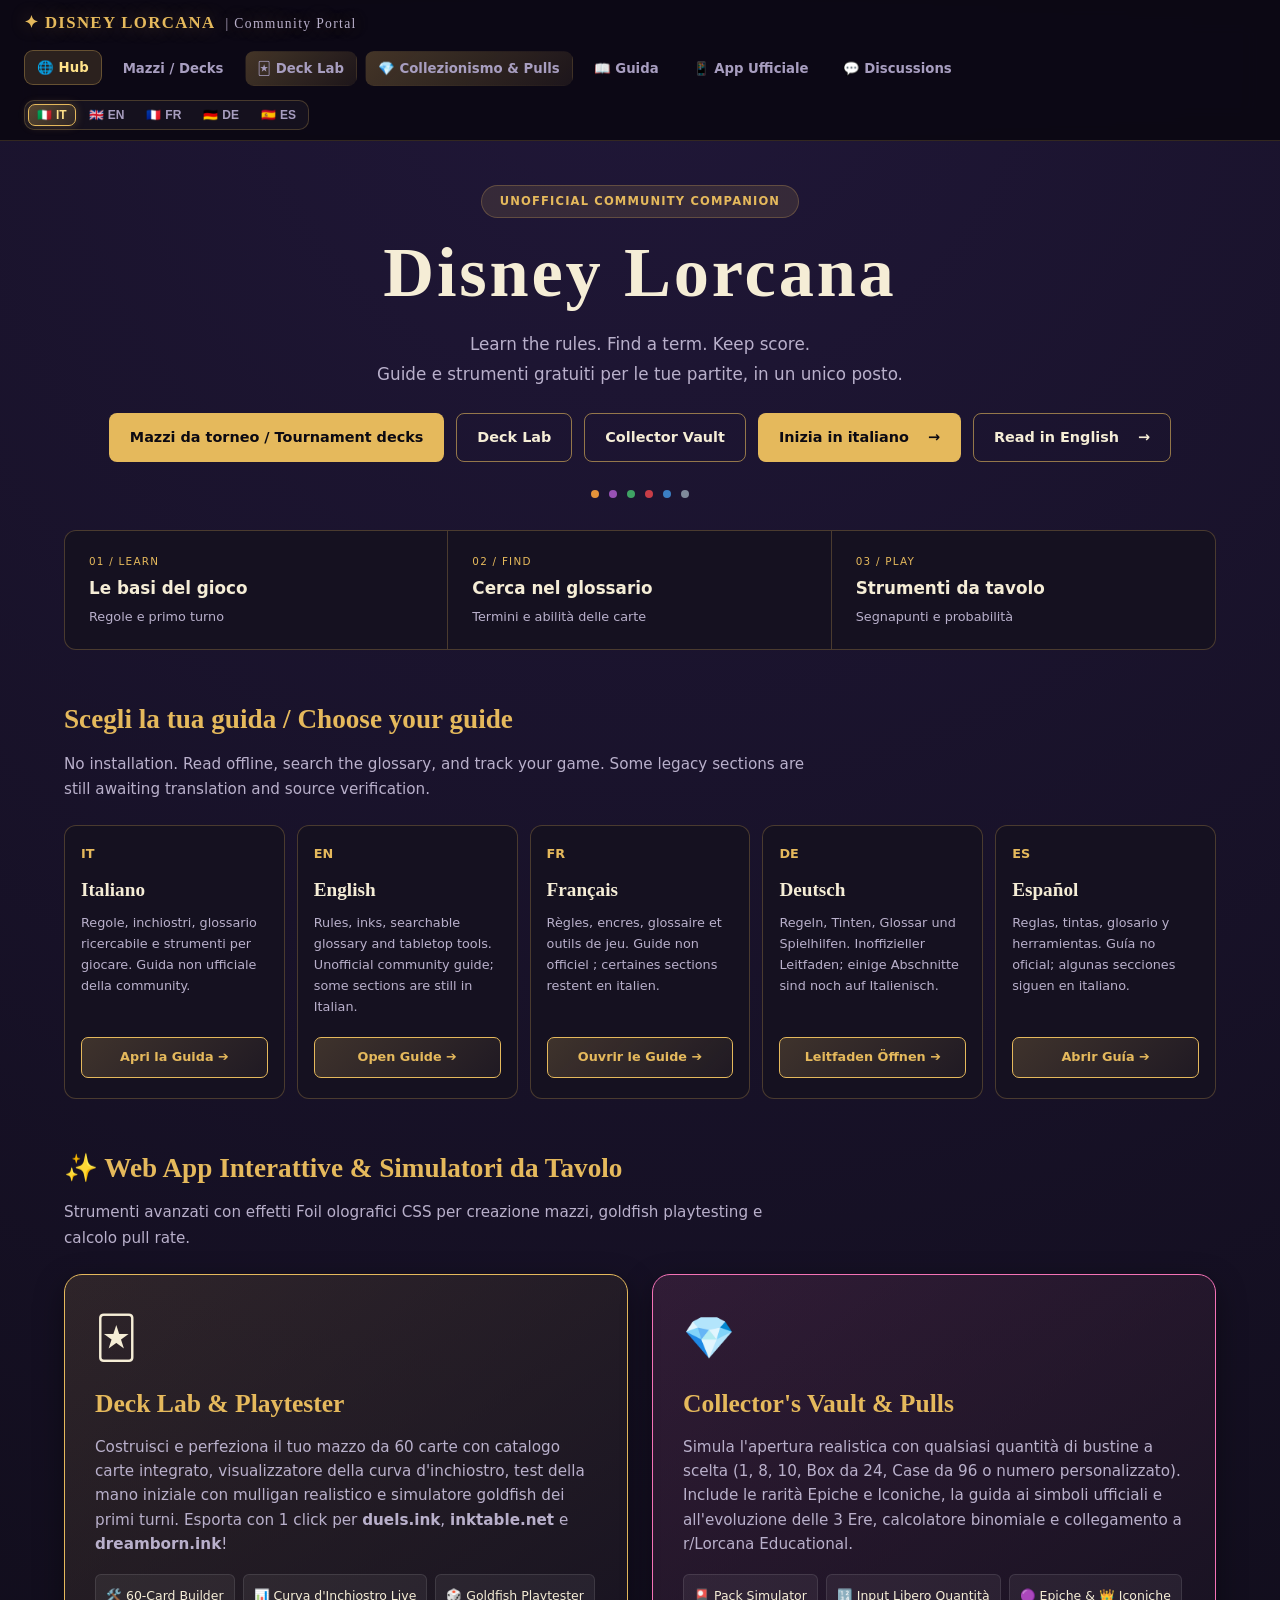
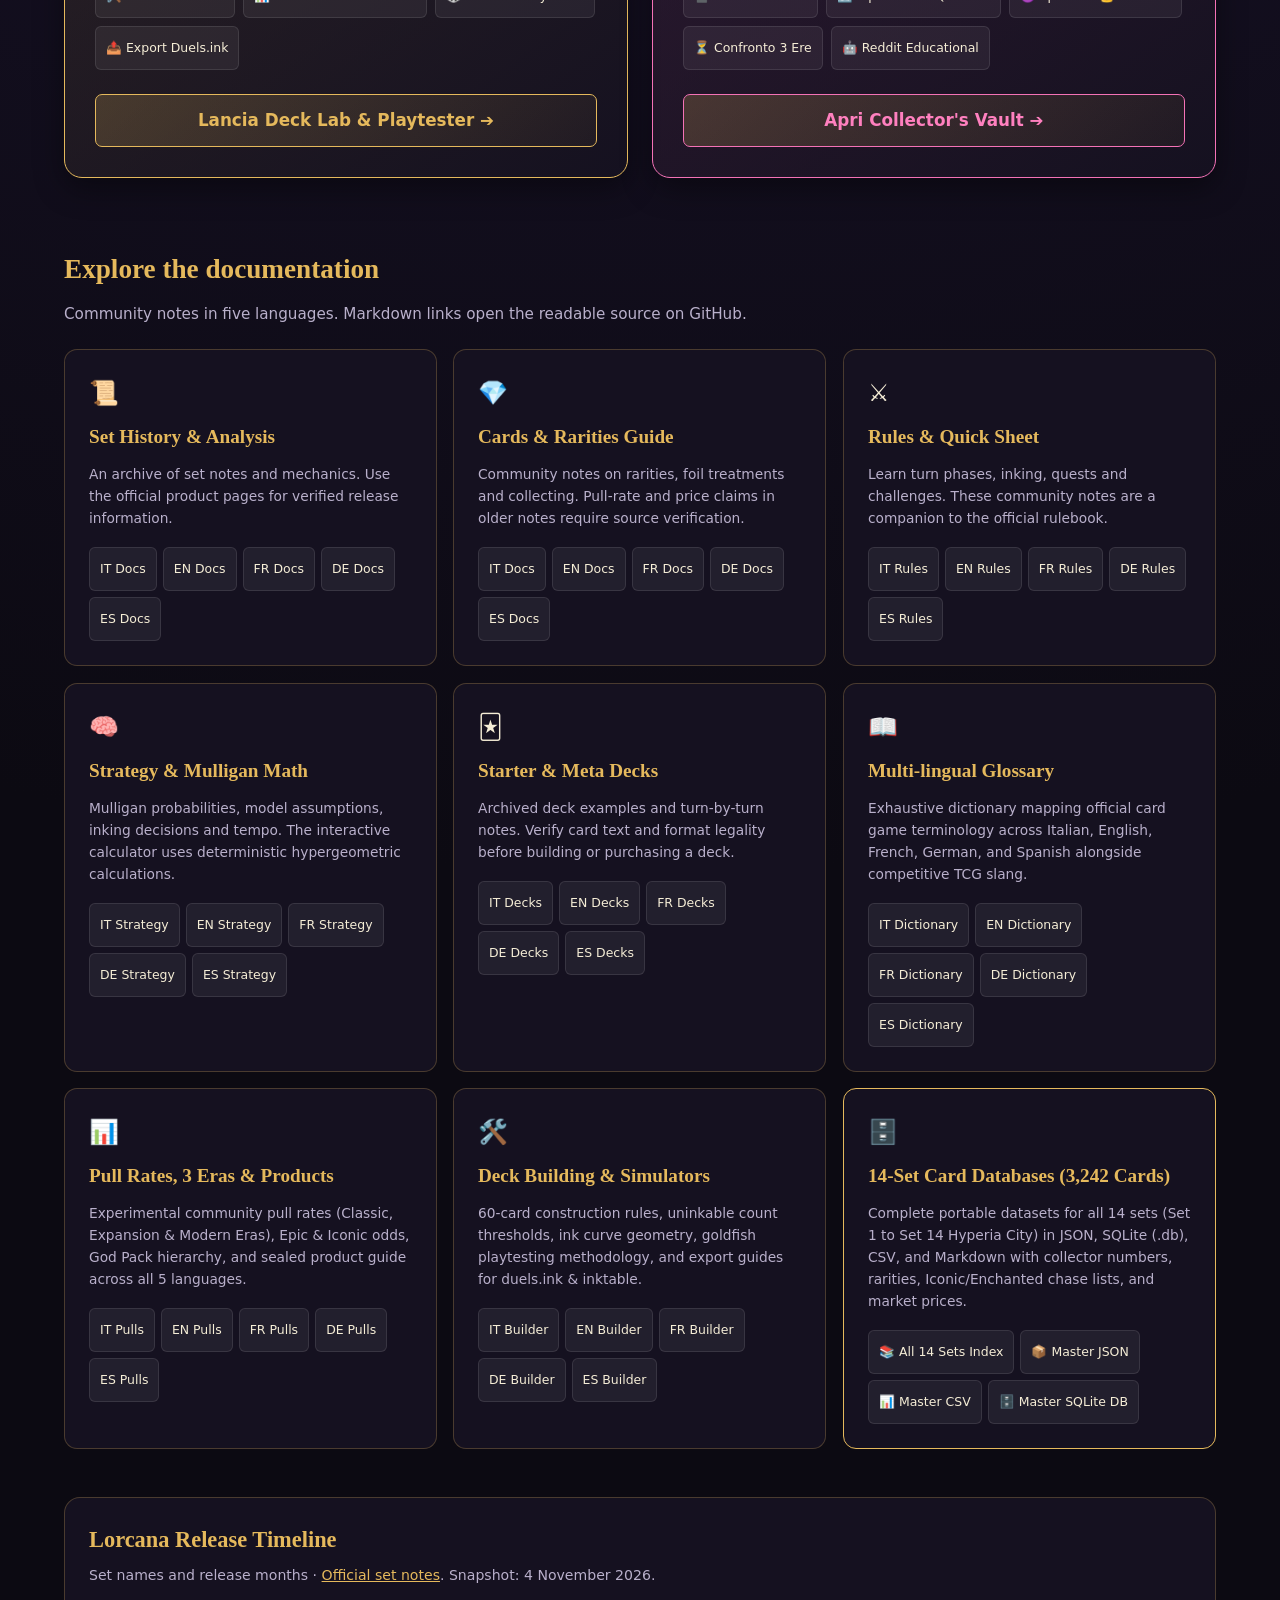
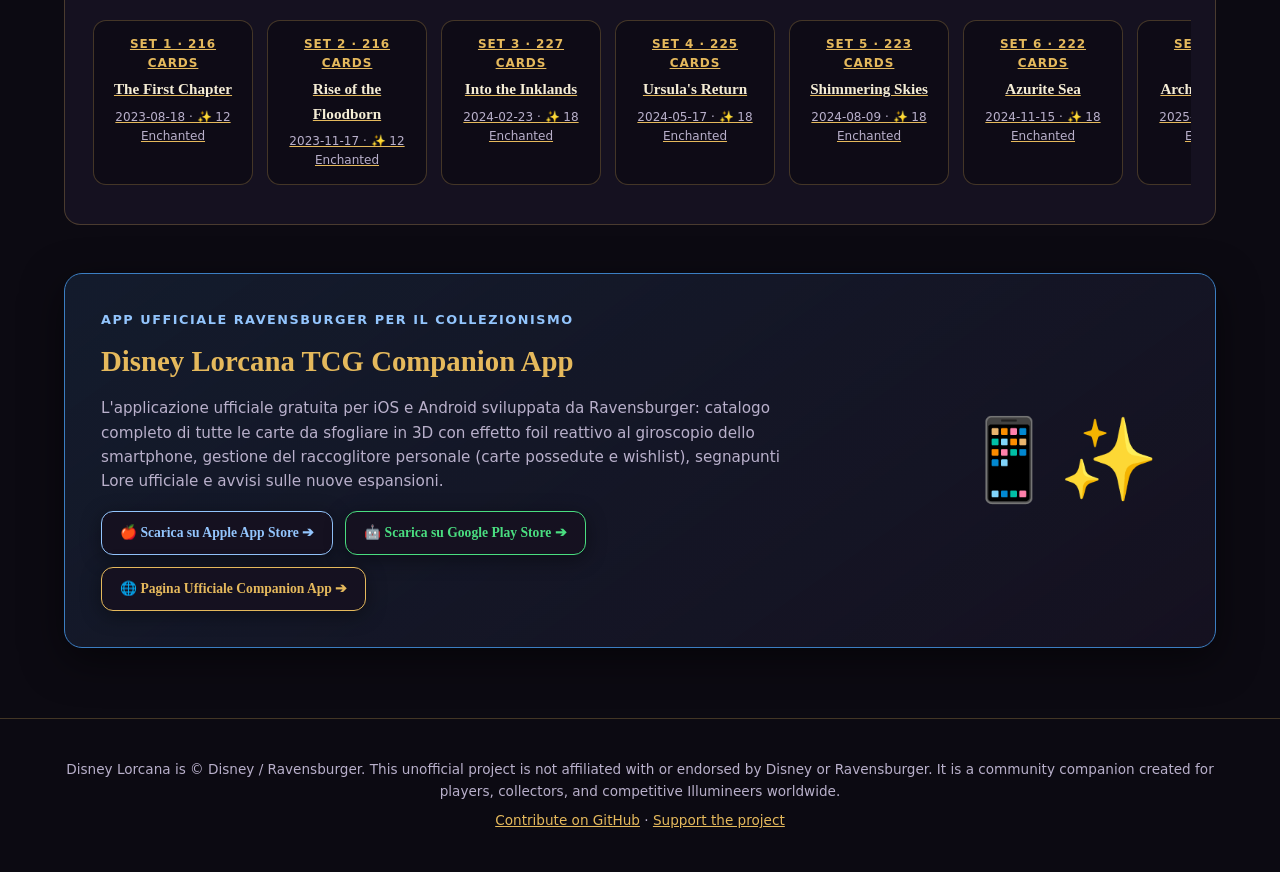
<file: index.html>
<!DOCTYPE html>
<html lang="en">
<head>
  <meta charset="UTF-8">
  <meta name="viewport" content="width=device-width, initial-scale=1.0">
  <title>Disney Lorcana · Complete Community Portal &amp; Strategy Hub</title>
  <meta name="description" content="An unofficial community guide for Disney Lorcana TCG. Interactive standalone guides in 5 languages (Italian, English, French, German, Spanish), rules, set analysis, cards & rarities, decklists, and tabletop companion tools.">
        <style>
    :root {
      --bg: #0c0a12;
      --bg-card: #151120;
      --bg-card-hover: #1c162c;
      --parch: #f5edd6;
      --parch-muted: #b9b0cb;
      --gold: #e5b95c;
      --gold-bright: #ffd700;
      --line: rgba(229, 185, 92, 0.25);
      --line-strong: rgba(229, 185, 92, 0.6);
      --amber: #e5933a;
      --amethyst: #9851b5;
      --emerald: #3fa364;
      --ruby: #c83d47;
      --sapphire: #3b7ec2;
      --steel: #7f8a9a;
    }
    * { box-sizing: border-box; margin: 0; padding: 0; }
    body {
      background: radial-gradient(circle at 50% 0%, #201738 0%, var(--bg) 60%);
      color: var(--parch);
      font-family: 'Plus Jakarta Sans', sans-serif;
      min-height: 100vh;
      line-height: 1.6;
      overflow-x: hidden;
    }
    a { color: inherit; text-decoration: none; }

    
    /* Sticky Top Bar */
    .top-bar {
      background: rgba(14, 11, 20, 0.96);
      border-bottom: 1px solid var(--line);
      padding: 10px 24px;
      display: flex;
      justify-content: space-between;
      align-items: center;
      position: sticky;
      top: 0;
      z-index: 1000;
      backdrop-filter: blur(10px);
    }
    .top-brand {
      font-family: 'Cinzel', serif;
      font-weight: 900;
      letter-spacing: .08em;
      color: var(--gold);
      display: flex;
      align-items: center;
      gap: 10px;
      font-size: 1.1rem;
    }
    .top-links {
      display: flex;
      gap: 14px;
      align-items: center;
      font-size: .86rem;
      flex-wrap: wrap;
    }
    .top-links a {
      color: var(--parch-muted);
      padding: 6px 14px;
      border-radius: 8px;
      transition: all .2s;
      font-weight: 600;
    }
    .top-links a:hover, .top-links a.active {
      color: var(--gold);
      background: rgba(229, 185, 92, .14);
    }
    .top-links a.highlight {
      background: linear-gradient(135deg, rgba(229, 185, 92, .25), rgba(229, 185, 92, .08));
      border: 1px solid var(--gold);
      color: var(--gold);
    }
    .hero-actions {
      display: flex;
      gap: 14px;
      justify-content: center;
      flex-wrap: wrap;
      margin: 24px 0 36px;
    }
    .btn-hero {
      display: inline-flex;
      align-items: center;
      gap: 8px;
      padding: 12px 24px;
      border-radius: 12px;
      font-family: 'Cinzel', serif;
      font-weight: 700;
      font-size: .95rem;
      transition: all .25s;
      box-shadow: 0 4px 20px rgba(0,0,0,0.4);
    }
    .btn-hero:hover {
      transform: translateY(-3px);
      box-shadow: 0 8px 30px rgba(229, 185, 92, 0.3);
    }
    .btn-hero.gold {
      background: linear-gradient(135deg, #ffd700, #b2862d);
      color: #0c0a12;
      border: 1px solid #ffd700;
    }
    .btn-hero.pink {
      background: linear-gradient(135deg, rgba(244,114,182,0.3), rgba(168,85,247,0.2));
      border: 1.5px solid #f472b6;
      color: #ffd9f0;
    }
    .btn-hero.dark {
      background: var(--bg-card);
      border: 1px solid var(--line);
      color: var(--parch);
    }

    /* Container */
    .wrap {
      max-width: 1200px;
      margin: 0 auto;
      padding: 0 24px;
    }

    /* Header & Hero */
    header {
      padding: 60px 0 30px;
      text-align: center;
      position: relative;
    }
    .badge {
      display: inline-flex;
      align-items: center;
      gap: 8px;
      padding: 6px 18px;
      border-radius: 99px;
      background: rgba(229, 185, 92, 0.12);
      border: 1px solid var(--line);
      font-size: 0.85rem;
      letter-spacing: 0.12em;
      text-transform: uppercase;
      color: var(--gold);
      font-weight: 600;
      margin-bottom: 20px;
    }
    h1 {
      font-family: 'Cinzel', serif;
      font-size: clamp(2.5rem, 6vw, 4.2rem);
      font-weight: 900;
      letter-spacing: 0.04em;
      line-height: 1.15;
      background: linear-gradient(180deg, #fff7df 0%, #e5b95c 60%, #b2862d 100%);
      -webkit-background-clip: text;
      -webkit-text-fill-color: transparent;
      margin-bottom: 16px;
    }
    .subtitle {
      font-size: clamp(1.05rem, 2vw, 1.25rem);
      color: var(--parch-muted);
      max-width: 780px;
      margin: 0 auto 36px;
    }

    /* Ink Orbs Bar */
    .ink-orbs {
      display: flex;
      justify-content: center;
      gap: 12px;
      margin-bottom: 50px;
    }
    .orb {
      width: 14px;
      height: 14px;
      border-radius: 50%;
      box-shadow: 0 0 12px currentColor;
    }
    .orb.amber { color: var(--amber); background: var(--amber); }
    .orb.amethyst { color: var(--amethyst); background: var(--amethyst); }
    .orb.emerald { color: var(--emerald); background: var(--emerald); }
    .orb.ruby { color: var(--ruby); background: var(--ruby); }
    .orb.sapphire { color: var(--sapphire); background: var(--sapphire); }
    .orb.steel { color: var(--steel); background: var(--steel); }

    /* Language Selection Grid */
    .lang-section {
      margin-bottom: 70px;
    }
    .section-title {
      font-family: 'Cinzel', serif;
      font-size: 1.8rem;
      text-align: center;
      color: var(--gold);
      margin-bottom: 10px;
    }
    .section-desc {
      text-align: center;
      color: var(--parch-muted);
      margin-bottom: 36px;
      font-size: 0.95rem;
    }
    .lang-grid {
      display: grid;
      grid-template-columns: repeat(auto-fit, minmax(220px, 1fr));
      gap: 20px;
    }
    .lang-card {
      background: var(--bg-card);
      border: 1px solid var(--line);
      border-radius: 16px;
      padding: 26px 20px;
      text-align: center;
      position: relative;
      overflow: hidden;
      transition: all 0.3s ease;
      display: flex;
      flex-direction: column;
      justify-content: space-between;
    }
    .lang-card:hover {
      background: var(--bg-card-hover);
      border-color: var(--gold);
      transform: translateY(-5px);
      box-shadow: 0 12px 30px rgba(229, 185, 92, 0.18);
    }
    .lang-flag {
      font-size: 2.8rem;
      margin-bottom: 12px;
    }
    .lang-name {
      font-family: 'Cinzel', serif;
      font-size: 1.35rem;
      font-weight: 700;
      color: var(--parch);
      margin-bottom: 6px;
    }
    .lang-meta {
      font-size: 0.85rem;
      color: var(--parch-muted);
      margin-bottom: 20px;
      flex-grow: 1;
    }
    .btn-open {
      display: inline-block;
      padding: 10px 18px;
      border-radius: 10px;
      background: linear-gradient(135deg, rgba(229, 185, 92, 0.2), rgba(229, 185, 92, 0.05));
      border: 1px solid var(--gold);
      color: var(--gold);
      font-weight: 600;
      font-size: 0.9rem;
      transition: all 0.2s;
    }
    .lang-card:hover .btn-open {
      background: var(--gold);
      color: #0c0a12;
    }

    /* Core Features Grid */
    .features-grid {
      display: grid;
      grid-template-columns: repeat(auto-fit, minmax(340px, 1fr));
      gap: 24px;
      margin-bottom: 70px;
    }
    .feat-card {
      background: var(--bg-card);
      border: 1px solid var(--line);
      border-radius: 16px;
      padding: 28px;
      position: relative;
    }
    .feat-icon {
      font-size: 2.2rem;
      margin-bottom: 16px;
    }
    .feat-card h3 {
      font-family: 'Cinzel', serif;
      font-size: 1.3rem;
      color: var(--gold);
      margin-bottom: 10px;
    }
    .feat-card p {
      color: var(--parch-muted);
      font-size: 0.92rem;
      margin-bottom: 18px;
    }
    .feat-links {
      display: flex;
      flex-wrap: wrap;
      gap: 10px;
    }
    .feat-tag {
      font-size: 0.78rem;
      background: rgba(255,255,255,0.06);
      border: 1px solid rgba(255,255,255,0.1);
      padding: 4px 10px;
      border-radius: 6px;
      color: var(--parch);
    }
    .feat-tag:hover {
      border-color: var(--gold);
      color: var(--gold);
    }

    /* Sets Timeline Strip */
    .timeline-wrap {
      background: var(--bg-card);
      border: 1px solid var(--line);
      border-radius: 16px;
      padding: 32px 28px;
      margin-bottom: 70px;
    }
    .sets-scroller {
      display: flex;
      gap: 14px;
      overflow-x: auto;
      padding: 14px 4px;
      scrollbar-width: thin;
      scrollbar-color: var(--gold) var(--bg-card);
    }
    .set-pill {
      flex: 0 0 160px;
      background: rgba(0,0,0,0.3);
      border: 1px solid var(--line);
      border-radius: 12px;
      padding: 14px;
      text-align: center;
      transition: all 0.2s;
    }
    .set-pill:hover {
      border-color: var(--gold);
      transform: translateY(-3px);
    }
    .set-num {
      font-size: 0.75rem;
      color: var(--gold);
      font-weight: 700;
      text-transform: uppercase;
      letter-spacing: 0.08em;
    }
    .set-name {
      font-family: 'Cinzel', serif;
      font-size: 0.95rem;
      font-weight: 700;
      margin: 4px 0 6px;
      color: var(--parch);
    }
    .set-date {
      font-size: 0.75rem;
      color: var(--parch-muted);
    }

    /* Footer */
    footer {
      border-top: 1px solid var(--line);
      padding: 40px 0;
      text-align: center;
      color: var(--parch-muted);
      font-size: 0.85rem;
    }
    footer a {
      color: var(--gold);
      text-decoration: underline;
    }

    :root{color-scheme:dark;}
    body{font-family:system-ui,-apple-system,"Segoe UI",sans-serif;overflow-x:visible;}
    h1,.section-title,.lang-name,.feat-card h3,.set-name{font-family:Georgia,"Times New Roman",serif;}
    :focus-visible{outline:3px solid var(--gold);outline-offset:5px;}
    .skip-link{position:fixed;top:8px;left:12px;z-index:100;padding:12px;background:var(--gold);color:var(--bg);transform:translateY(-160%);}
    .skip-link:focus{transform:none;}
    .portal-nav{display:flex;align-items:center;justify-content:space-between;gap:16px;padding-top:20px;padding-bottom:20px;border-bottom:1px solid var(--line);font-size:.82rem;}
    .portal-brand{font-weight:750;letter-spacing:.08em;}.portal-brand span{font-weight:400;color:var(--parch-muted);font-size:.7rem;margin-left:5px;}
    .portal-nav>div{display:flex;gap:20px;}.portal-nav a{display:inline-flex;align-items:center;min-height:44px;}
    header{padding:44px 0 0;}.badge{font-size:.72rem;margin-bottom:14px;letter-spacing:.1em;}
    h1{font-size:clamp(2.6rem,6vw,4.4rem);background:none;color:var(--parch);-webkit-text-fill-color:currentColor;}
    .subtitle{max-width:700px;font-size:1.05rem;margin-bottom:24px;line-height:1.8;}
    .hero-links{display:flex;justify-content:center;flex-wrap:wrap;gap:12px;}.hero-links a{padding:12px 20px;min-height:48px;border:1px solid var(--line-strong);border-radius:8px;font-weight:650;font-size:.9rem;}.hero-links .primary-link{background:var(--gold);color:var(--bg);}.hero-links span{margin-left:14px;}
    .ink-orbs{margin:28px 0 32px;gap:10px;}.orb{width:8px;height:8px;box-shadow:none;}
    .quick-tools{display:grid;grid-template-columns:repeat(3,minmax(0,1fr));gap:0;margin-bottom:48px;border:1px solid var(--line);border-radius:12px;background:var(--bg-card);overflow:hidden;}
    .quick-tools a{padding:22px 24px;display:flex;flex-direction:column;gap:5px;border-right:1px solid var(--line);}.quick-tools a:last-child{border:0;}.quick-tools a:hover{background:var(--bg-card-hover);}.quick-tools span{font-size:.65rem;letter-spacing:.12em;color:var(--gold);}.quick-tools strong{font-size:1.05rem;font-weight:600;}.quick-tools small{color:var(--parch-muted);font-size:.8rem;}
    section[id]{scroll-margin-top:24px;}.section-title{text-align:left;font-size:1.7rem;}.section-desc{text-align:left;max-width:750px;margin-bottom:22px;line-height:1.7;}
    .lang-grid{grid-template-columns:repeat(5,minmax(0,1fr));gap:12px;}.lang-card{padding:20px 16px;text-align:left;border-radius:12px;transition:transform .2s,border-color .2s;}.lang-card:hover{transform:translateY(-3px);box-shadow:none;}.lang-flag{font:600 .8rem system-ui,sans-serif;color:var(--gold);margin-bottom:14px;}.lang-name{font-size:1.2rem;}.lang-meta{font-size:.8rem;line-height:1.65;margin-bottom:20px;}.btn-open{padding:9px 10px;font-size:.8rem;text-align:center;border-radius:7px;}.lang-section{margin-bottom:48px;}
    .features-grid{grid-template-columns:repeat(auto-fit,minmax(min(100%,310px),1fr));gap:16px;margin-bottom:48px;}.feat-card{padding:24px;border-radius:12px;}.feat-icon{font-size:1.5rem;margin-bottom:10px;}.feat-card h3{font-size:1.2rem;}.feat-card p{font-size:.86rem;}.feat-tag{min-height:44px;display:inline-flex;align-items:center;}.feat-links{gap:6px;}
    .timeline-wrap{padding:24px;margin-bottom:48px;}.timeline-wrap a{text-decoration:underline;color:var(--gold);}.sets-scroller:focus-visible{outline-offset:2px;}
    @media(max-width:1000px){.lang-grid{grid-template-columns:repeat(3,minmax(0,1fr));}}
    @media(max-width:640px){.wrap{padding-left:20px;padding-right:20px;}.portal-nav{gap:8px;padding-top:10px;padding-bottom:10px;}.portal-nav>div{gap:12px;}.portal-brand span{display:none;}header{padding-top:28px;}h1{font-size:2.5rem;}.subtitle{font-size:.95rem;}.hero-links{gap:8px;}.hero-links a{padding:12px 14px;font-size:.82rem;}.quick-tools{grid-template-columns:1fr;margin-bottom:36px;}.quick-tools a{padding:16px 20px;border-right:0;border-bottom:1px solid var(--line);}.quick-tools small{display:none;}.lang-grid{grid-template-columns:1fr 1fr;}.lang-card{padding:18px 14px;}.lang-meta{font-size:.78rem;}.lang-name{font-size:1.1rem;}.section-title{font-size:1.5rem;}.timeline-wrap{padding:18px;}}
    @media(max-width:359px){.lang-grid{grid-template-columns:1fr;}.portal-nav>div{gap:8px;}}
    @media(prefers-reduced-motion:reduce){*,*::before,*::after{animation:none!important;transition:none!important;}}
  </style>
  <link rel="stylesheet" href="assets/css/lorcana-foil-ui.css">
</head>
<body>
<a class="skip-link" href="#main-content">Skip to content / Vai al contenuto</a>

  <!-- Top Sticky Navigation -->
  <div class="top-bar">
    <a href="index.html" class="top-brand">
      <span>✦ DISNEY LORCANA</span>
      <span style="color:var(--parch-muted);font-weight:400;font-size:.85rem;">| Community Portal</span>
    </a>
    <div class="top-links">
      <a href="index.html" class="active" data-i18n="nav_hub">🌐 Hub</a>
      <a href="tournament-decks.html">Mazzi / Decks</a><a href="deck-lab.html" class="highlight" data-i18n="nav_decklab">🃏 Deck Lab</a>
      <a href="collector-vault.html" class="highlight" style="border-color:#f472b6;color:#ff80bf;" data-i18n="nav_vault">💎 Collezionismo &amp; Pulls</a>
      <a href="guide/guida-lorcana-it.html" data-i18n="nav_guide" data-i18n-guide-link="1">📖 Guida</a>
      <a href="#official-app" data-i18n="nav_app">📱 App Ufficiale</a>
      <a href="https://github.com/MRJonam91/disney-lorcana-companion/discussions" target="_blank" data-i18n="nav_forum">💬 Forum</a>
    </div>
  </div>


  <header>
    <div class="wrap">
      <div class="badge">Unofficial community companion</div>
      <h1>Disney Lorcana</h1>
      <p class="subtitle">Learn the rules. Find a term. Keep score.<br><span lang="it">Guide e strumenti gratuiti per le tue partite, in un unico posto.</span></p>

      <div class="hero-links"><a class="primary-link" href="tournament-decks.html">Mazzi da torneo / Tournament decks</a><a href="deck-lab.html">Deck Lab</a><a href="collector-vault.html">Collector Vault</a><a class="primary-link" href="guide/guida-lorcana-it.html" lang="it" hreflang="it">Inizia in italiano <span aria-hidden="true">→</span></a><a href="guide/lorcana-guide-en.html" lang="en" hreflang="en">Read in English <span aria-hidden="true">→</span></a></div>
      <div class="ink-orbs" aria-hidden="true">
        <div class="orb amber" title="Amber"></div>
        <div class="orb amethyst" title="Amethyst"></div>
        <div class="orb emerald" title="Emerald"></div>
        <div class="orb ruby" title="Ruby"></div>
        <div class="orb sapphire" title="Sapphire"></div>
        <div class="orb steel" title="Steel"></div>
      </div>
    </div>
  </header>

  <main class="wrap" id="main-content" tabindex="-1">
    <section class="quick-tools" lang="it" aria-label="Accesso rapido"><a href="guide/guida-lorcana-it.html#basi"><span>01 / LEARN</span><strong>Le basi del gioco</strong><small>Regole e primo turno</small></a><a href="guide/guida-lorcana-it.html#glossario"><span>02 / FIND</span><strong>Cerca nel glossario</strong><small>Termini e abilità delle carte</small></a><a href="guide/guida-lorcana-it.html#strumenti"><span>03 / PLAY</span><strong>Strumenti da tavolo</strong><small>Segnapunti e probabilità</small></a></section>

    <!-- Language Selector Section -->
    <section class="lang-section" id="languages" aria-labelledby="language-title">
      <h2 class="section-title" id="language-title">Scegli la tua guida / Choose your guide</h2>
      <p class="section-desc">No installation. Read offline, search the glossary, and track your game. Some legacy sections are still awaiting translation and source verification.</p>

      <div class="lang-grid">
        <!-- Italian -->
        <a href="guide/guida-lorcana-it.html" class="lang-card" lang="it" hreflang="it">
          <div>
            <div class="lang-flag" aria-hidden="true">IT</div>
            <div class="lang-name">Italiano</div>
            <div class="lang-meta">Regole, inchiostri, glossario ricercabile e strumenti per giocare. Guida non ufficiale della community.</div>
          </div>
          <span class="btn-open">Apri la Guida ➔</span>
        </a>

        <!-- English -->
        <a href="guide/lorcana-guide-en.html" class="lang-card" lang="en" hreflang="en">
          <div>
            <div class="lang-flag" aria-hidden="true">EN</div>
            <div class="lang-name">English</div>
            <div class="lang-meta">Rules, inks, searchable glossary and tabletop tools. Unofficial community guide; some sections are still in Italian.</div>
          </div>
          <span class="btn-open">Open Guide ➔</span>
        </a>

        <!-- French -->
        <a href="guide/lorcana-guide-fr.html" class="lang-card" lang="fr" hreflang="fr">
          <div>
            <div class="lang-flag" aria-hidden="true">FR</div>
            <div class="lang-name">Français</div>
            <div class="lang-meta">Règles, encres, glossaire et outils de jeu. Guide non officiel ; certaines sections restent en italien.</div>
          </div>
          <span class="btn-open">Ouvrir le Guide ➔</span>
        </a>

        <!-- German -->
        <a href="guide/lorcana-guide-de.html" class="lang-card" lang="de" hreflang="de">
          <div>
            <div class="lang-flag" aria-hidden="true">DE</div>
            <div class="lang-name">Deutsch</div>
            <div class="lang-meta">Regeln, Tinten, Glossar und Spielhilfen. Inoffizieller Leitfaden; einige Abschnitte sind noch auf Italienisch.</div>
          </div>
          <span class="btn-open">Leitfaden Öffnen ➔</span>
        </a>

        <!-- Spanish -->
        <a href="guide/lorcana-guide-es.html" class="lang-card" lang="es" hreflang="es">
          <div>
            <div class="lang-flag" aria-hidden="true">ES</div>
            <div class="lang-name">Español</div>
            <div class="lang-meta">Reglas, tintas, glosario y herramientas. Guía no oficial; algunas secciones siguen en italiano.</div>
          </div>
          <span class="btn-open">Abrir Guía ➔</span>
        </a>
      </div>
    </section>

    <!-- NEW: Interactive Apps Showcase (Deck Lab & Collector's Vault) -->
    <section style="margin-bottom:70px;">
      <h2 class="section-title" data-i18n="idx_apps_title">✨ Web App Interattive &amp; Simulatori da Tavolo</h2>
      <p class="section-desc" data-i18n="idx_apps_desc">Strumenti avanzati con effetti Foil olografici CSS per creazione mazzi, goldfish playtesting e calcolo pull rate.</p>

      <div style="display:grid;grid-template-columns:repeat(auto-fit, minmax(min(100%,360px), 1fr));gap:24px;">
        <!-- Deck Lab Card -->
        <div style="background:linear-gradient(145deg, rgba(229,185,92,0.12), var(--bg-card));border:1.5px solid var(--gold);border-radius:18px;padding:30px;display:flex;flex-direction:column;justify-content:space-between;box-shadow:0 10px 30px rgba(0,0,0,0.4);">
          <div>
            <div style="font-size:2.6rem;margin-bottom:12px;">🃏</div>
            <h3 style="font-family:'Cinzel',serif;font-size:1.6rem;color:var(--gold);margin-bottom:10px;" data-i18n="idx_deck_title">Deck Lab &amp; Playtester</h3>
            <p style="color:var(--parch-muted);font-size:0.95rem;margin-bottom:18px;">
              Costruisci e perfeziona il tuo mazzo da 60 carte con catalogo carte integrato, visualizzatore della curva d'inchiostro, test della mano iniziale con mulligan realistico e simulatore goldfish dei primi turni. Esporta con 1 click per <strong>duels.ink</strong>, <strong>inktable.net</strong> e <strong>dreamborn.ink</strong>!
            </p>
            <div style="display:flex;flex-wrap:wrap;gap:8px;margin-bottom:24px;">
              <span class="feat-tag">🛠️ 60-Card Builder</span>
              <span class="feat-tag">📊 Curva d'Inchiostro Live</span>
              <span class="feat-tag">🎲 Goldfish Playtester</span>
              <span class="feat-tag">📤 Export Duels.ink</span>
            </div>
          </div>
          <a href="deck-lab.html" class="btn-open" style="text-align:center;font-size:1.05rem;padding:12px 20px;" data-i18n="idx_deck_btn">Lancia Deck Lab &amp; Playtester ➔</a>
        </div>

        <!-- Collector's Vault Card -->
        <div style="background:linear-gradient(145deg, rgba(244,114,182,0.12), var(--bg-card));border:1.5px solid #f472b6;border-radius:18px;padding:30px;display:flex;flex-direction:column;justify-content:space-between;box-shadow:0 10px 30px rgba(0,0,0,0.4);">
          <div>
            <div style="font-size:2.6rem;margin-bottom:12px;">💎</div>
            <h3 style="font-family:'Cinzel',serif;font-size:1.6rem;color:var(--gold);margin-bottom:10px;" data-i18n="idx_vault_title">Collector's Vault &amp; Pulls</h3>
            <p style="color:var(--parch-muted);font-size:0.95rem;margin-bottom:18px;">
              Simula l'apertura realistica con qualsiasi quantità di bustine a scelta (1, 8, 10, Box da 24, Case da 96 o numero personalizzato). Include le rarità Epiche e Iconiche, la guida ai simboli ufficiali e all'evoluzione delle 3 Ere, calcolatore binomiale e collegamento a r/Lorcana Educational.
            </p>
            <div style="display:flex;flex-wrap:wrap;gap:8px;margin-bottom:24px;">
              <span class="feat-tag">🎴 Pack Simulator</span>
              <span class="feat-tag">🔢 Input Libero Quantità</span>
              <span class="feat-tag">🟣 Epiche &amp; 👑 Iconiche</span>
              <span class="feat-tag">⏳ Confronto 3 Ere</span>
              <span class="feat-tag">🤖 Reddit Educational</span>
            </div>
          </div>
          <a href="collector-vault.html" class="btn-open" style="text-align:center;font-size:1.05rem;padding:12px 20px;border-color:#f472b6;color:#ff80bf;" data-i18n="idx_vault_btn">Apri Collector's Vault ➔</a>
        </div>
      </div>
    </section>

    <!-- Core Features & Documentation -->
    <section id="resources">
      <h2 class="section-title">Explore the documentation</h2>
      <p class="section-desc">Community notes in five languages. Markdown links open the readable source on GitHub.</p>

      <div class="features-grid">
        <div class="feat-card foil-card-fx">
          <div class="feat-icon">📜</div>
          <h3>Set History &amp; Analysis</h3>
          <p>An archive of set notes and mechanics. Use the official product pages for verified release information.</p>
          <div class="feat-links">
            <a href="https://github.com/MRJonam91/disney-lorcana-companion/blob/master/docs/sets/set-history.it.md" class="feat-tag">IT Docs</a>
            <a href="https://github.com/MRJonam91/disney-lorcana-companion/blob/master/docs/sets/set-history.en.md" class="feat-tag">EN Docs</a>
            <a href="https://github.com/MRJonam91/disney-lorcana-companion/blob/master/docs/sets/set-history.fr.md" class="feat-tag">FR Docs</a>
            <a href="https://github.com/MRJonam91/disney-lorcana-companion/blob/master/docs/sets/set-history.de.md" class="feat-tag">DE Docs</a>
            <a href="https://github.com/MRJonam91/disney-lorcana-companion/blob/master/docs/sets/set-history.es.md" class="feat-tag">ES Docs</a>
          </div>
        </div>

        <div class="feat-card foil-card-fx">
          <div class="feat-icon">💎</div>
          <h3>Cards &amp; Rarities Guide</h3>
          <p>Community notes on rarities, foil treatments and collecting. Pull-rate and price claims in older notes require source verification.</p>
          <div class="feat-links">
            <a href="https://github.com/MRJonam91/disney-lorcana-companion/blob/master/docs/cards-and-rarities/rarities-guide.it.md" class="feat-tag">IT Docs</a>
            <a href="https://github.com/MRJonam91/disney-lorcana-companion/blob/master/docs/cards-and-rarities/rarities-guide.en.md" class="feat-tag">EN Docs</a>
            <a href="https://github.com/MRJonam91/disney-lorcana-companion/blob/master/docs/cards-and-rarities/rarities-guide.fr.md" class="feat-tag">FR Docs</a>
            <a href="https://github.com/MRJonam91/disney-lorcana-companion/blob/master/docs/cards-and-rarities/rarities-guide.de.md" class="feat-tag">DE Docs</a>
            <a href="https://github.com/MRJonam91/disney-lorcana-companion/blob/master/docs/cards-and-rarities/rarities-guide.es.md" class="feat-tag">ES Docs</a>
          </div>
        </div>

        <div class="feat-card foil-card-fx">
          <div class="feat-icon">⚔️</div>
          <h3>Rules &amp; Quick Sheet</h3>
          <p>Learn turn phases, inking, quests and challenges. These community notes are a companion to the official rulebook.</p>
          <div class="feat-links">
            <a href="https://github.com/MRJonam91/disney-lorcana-companion/blob/master/docs/rules/complete-rules.it.md" class="feat-tag">IT Rules</a>
            <a href="https://github.com/MRJonam91/disney-lorcana-companion/blob/master/docs/rules/complete-rules.en.md" class="feat-tag">EN Rules</a>
            <a href="https://github.com/MRJonam91/disney-lorcana-companion/blob/master/docs/rules/complete-rules.fr.md" class="feat-tag">FR Rules</a>
            <a href="https://github.com/MRJonam91/disney-lorcana-companion/blob/master/docs/rules/complete-rules.de.md" class="feat-tag">DE Rules</a>
            <a href="https://github.com/MRJonam91/disney-lorcana-companion/blob/master/docs/rules/complete-rules.es.md" class="feat-tag">ES Rules</a>
          </div>
        </div>

        <div class="feat-card foil-card-fx">
          <div class="feat-icon">🧠</div>
          <h3>Strategy &amp; Mulligan Math</h3>
          <p>Mulligan probabilities, model assumptions, inking decisions and tempo. The interactive calculator uses deterministic hypergeometric calculations.</p>
          <div class="feat-links">
            <a href="https://github.com/MRJonam91/disney-lorcana-companion/blob/master/docs/strategy/mulligan-and-math.it.md" class="feat-tag">IT Strategy</a>
            <a href="https://github.com/MRJonam91/disney-lorcana-companion/blob/master/docs/strategy/mulligan-and-math.en.md" class="feat-tag">EN Strategy</a>
            <a href="https://github.com/MRJonam91/disney-lorcana-companion/blob/master/docs/strategy/mulligan-and-math.fr.md" class="feat-tag">FR Strategy</a>
            <a href="https://github.com/MRJonam91/disney-lorcana-companion/blob/master/docs/strategy/mulligan-and-math.de.md" class="feat-tag">DE Strategy</a>
            <a href="https://github.com/MRJonam91/disney-lorcana-companion/blob/master/docs/strategy/mulligan-and-math.es.md" class="feat-tag">ES Strategy</a>
          </div>
        </div>

        <div class="feat-card foil-card-fx">
          <div class="feat-icon">🃏</div>
          <h3>Starter &amp; Meta Decks</h3>
          <p>Archived deck examples and turn-by-turn notes. Verify card text and format legality before building or purchasing a deck.</p>
          <div class="feat-links">
            <a href="https://github.com/MRJonam91/disney-lorcana-companion/blob/master/docs/decks/starter-emerald-sapphire.it.md" class="feat-tag">IT Decks</a>
            <a href="https://github.com/MRJonam91/disney-lorcana-companion/blob/master/docs/decks/starter-emerald-sapphire.en.md" class="feat-tag">EN Decks</a>
            <a href="https://github.com/MRJonam91/disney-lorcana-companion/blob/master/docs/decks/starter-emerald-sapphire.fr.md" class="feat-tag">FR Decks</a>
            <a href="https://github.com/MRJonam91/disney-lorcana-companion/blob/master/docs/decks/starter-emerald-sapphire.de.md" class="feat-tag">DE Decks</a>
            <a href="https://github.com/MRJonam91/disney-lorcana-companion/blob/master/docs/decks/starter-emerald-sapphire.es.md" class="feat-tag">ES Decks</a>
          </div>
        </div>

        <div class="feat-card foil-card-fx">
          <div class="feat-icon">📖</div>
          <h3>Multi-lingual Glossary</h3>
          <p>Exhaustive dictionary mapping official card game terminology across Italian, English, French, German, and Spanish alongside competitive TCG slang.</p>
          <div class="feat-links">
            <a href="https://github.com/MRJonam91/disney-lorcana-companion/blob/master/docs/glossary/glossary.it.md" class="feat-tag">IT Dictionary</a>
            <a href="https://github.com/MRJonam91/disney-lorcana-companion/blob/master/docs/glossary/glossary.en.md" class="feat-tag">EN Dictionary</a>
            <a href="https://github.com/MRJonam91/disney-lorcana-companion/blob/master/docs/glossary/glossary.fr.md" class="feat-tag">FR Dictionary</a>
            <a href="https://github.com/MRJonam91/disney-lorcana-companion/blob/master/docs/glossary/glossary.de.md" class="feat-tag">DE Dictionary</a>
            <a href="https://github.com/MRJonam91/disney-lorcana-companion/blob/master/docs/glossary/glossary.es.md" class="feat-tag">ES Dictionary</a>
          </div>
        </div>

        <div class="feat-card foil-card-fx">
          <div class="feat-icon">📊</div>
          <h3>Pull Rates, 3 Eras &amp; Products</h3>
          <p>Experimental community pull rates (Classic, Expansion &amp; Modern Eras), Epic &amp; Iconic odds, God Pack hierarchy, and sealed product guide across all 5 languages.</p>
          <div class="feat-links">
            <a href="https://github.com/MRJonam91/disney-lorcana-companion/blob/master/docs/cards-and-rarities/pull-rates-and-products.it.md" class="feat-tag">IT Pulls</a>
            <a href="https://github.com/MRJonam91/disney-lorcana-companion/blob/master/docs/cards-and-rarities/pull-rates-and-products.en.md" class="feat-tag">EN Pulls</a>
            <a href="https://github.com/MRJonam91/disney-lorcana-companion/blob/master/docs/cards-and-rarities/pull-rates-and-products.fr.md" class="feat-tag">FR Pulls</a>
            <a href="https://github.com/MRJonam91/disney-lorcana-companion/blob/master/docs/cards-and-rarities/pull-rates-and-products.de.md" class="feat-tag">DE Pulls</a>
            <a href="https://github.com/MRJonam91/disney-lorcana-companion/blob/master/docs/cards-and-rarities/pull-rates-and-products.es.md" class="feat-tag">ES Pulls</a>
          </div>
        </div>

        <div class="feat-card foil-card-fx">
          <div class="feat-icon">🛠️</div>
          <h3>Deck Building &amp; Simulators</h3>
          <p>60-card construction rules, uninkable count thresholds, ink curve geometry, goldfish playtesting methodology, and export guides for duels.ink &amp; inktable.</p>
          <div class="feat-links">
            <a href="https://github.com/MRJonam91/disney-lorcana-companion/blob/master/docs/decks/deck-building-and-testing.it.md" class="feat-tag">IT Builder</a>
            <a href="https://github.com/MRJonam91/disney-lorcana-companion/blob/master/docs/decks/deck-building-and-testing.en.md" class="feat-tag">EN Builder</a>
            <a href="https://github.com/MRJonam91/disney-lorcana-companion/blob/master/docs/decks/deck-building-and-testing.fr.md" class="feat-tag">FR Builder</a>
            <a href="https://github.com/MRJonam91/disney-lorcana-companion/blob/master/docs/decks/deck-building-and-testing.de.md" class="feat-tag">DE Builder</a>
            <a href="https://github.com/MRJonam91/disney-lorcana-companion/blob/master/docs/decks/deck-building-and-testing.es.md" class="feat-tag">ES Builder</a>
          </div>
        </div>

        <div class="feat-card foil-card-fx" style="border-color:var(--gold);">
          <div class="feat-icon">🗄️</div>
          <h3>14-Set Card Databases (3,242 Cards)</h3>
          <p>Complete portable datasets for all 14 sets (Set 1 to Set 14 Hyperia City) in JSON, SQLite (.db), CSV, and Markdown with collector numbers, rarities, Iconic/Enchanted chase lists, and market prices.</p>
          <div class="feat-links">
            <a href="https://github.com/MRJonam91/disney-lorcana-companion/blob/master/docs/sets/cards/README.md" class="feat-tag">📚 All 14 Sets Index</a>
            <a href="data/lorcana-database.json" class="feat-tag">📦 Master JSON</a>
            <a href="data/lorcana-all-cards.csv" class="feat-tag">📊 Master CSV</a>
            <a href="data/lorcana-all-sets.db" class="feat-tag">🗄️ Master SQLite DB</a>
          </div>
        </div>
      </div>
    </section>

    <!-- Sets Timeline Carousel -->
    <section class="timeline-wrap">
      <h2 style="font-family:'Cinzel',serif;font-size:1.4rem;color:var(--gold);margin-bottom:6px;">Lorcana Release Timeline</h2>
      <p style="color:var(--parch-muted);font-size:0.88rem;margin-bottom:20px;">Set names and release months · <a href="https://disneylorcana.com/en/resources/">Official set notes</a>. Snapshot: 4 November 2026.</p>

      <div class="sets-scroller" tabindex="0" role="region" aria-label="Set release timeline, scroll horizontally">
        <a href="https://github.com/MRJonam91/disney-lorcana-companion/blob/master/docs/sets/cards/set-01-the-first-chapter.md" class="set-pill foil-card-fx">
          <div class="set-num">Set 1 · 216 Cards</div>
          <div class="set-name">The First Chapter</div>
          <div class="set-date">2023-08-18 · ✨ 12 Enchanted</div>
        </a>
        <a href="https://github.com/MRJonam91/disney-lorcana-companion/blob/master/docs/sets/cards/set-02-rise-of-the-floodborn.md" class="set-pill foil-card-fx">
          <div class="set-num">Set 2 · 216 Cards</div>
          <div class="set-name">Rise of the Floodborn</div>
          <div class="set-date">2023-11-17 · ✨ 12 Enchanted</div>
        </a>
        <a href="https://github.com/MRJonam91/disney-lorcana-companion/blob/master/docs/sets/cards/set-03-into-the-inklands.md" class="set-pill foil-card-fx">
          <div class="set-num">Set 3 · 227 Cards</div>
          <div class="set-name">Into the Inklands</div>
          <div class="set-date">2024-02-23 · ✨ 18 Enchanted</div>
        </a>
        <a href="https://github.com/MRJonam91/disney-lorcana-companion/blob/master/docs/sets/cards/set-04-ursula-s-return.md" class="set-pill foil-card-fx">
          <div class="set-num">Set 4 · 225 Cards</div>
          <div class="set-name">Ursula's Return</div>
          <div class="set-date">2024-05-17 · ✨ 18 Enchanted</div>
        </a>
        <a href="https://github.com/MRJonam91/disney-lorcana-companion/blob/master/docs/sets/cards/set-05-shimmering-skies.md" class="set-pill foil-card-fx">
          <div class="set-num">Set 5 · 223 Cards</div>
          <div class="set-name">Shimmering Skies</div>
          <div class="set-date">2024-08-09 · ✨ 18 Enchanted</div>
        </a>
        <a href="https://github.com/MRJonam91/disney-lorcana-companion/blob/master/docs/sets/cards/set-06-azurite-sea.md" class="set-pill foil-card-fx">
          <div class="set-num">Set 6 · 222 Cards</div>
          <div class="set-name">Azurite Sea</div>
          <div class="set-date">2024-11-15 · ✨ 18 Enchanted</div>
        </a>
        <a href="https://github.com/MRJonam91/disney-lorcana-companion/blob/master/docs/sets/cards/set-07-archazia-s-island.md" class="set-pill foil-card-fx">
          <div class="set-num">Set 7 · 224 Cards</div>
          <div class="set-name">Archazia's Island</div>
          <div class="set-date">2025-03-07 · ✨ 18 Enchanted</div>
        </a>
        <a href="https://github.com/MRJonam91/disney-lorcana-companion/blob/master/docs/sets/cards/set-08-reign-of-jafar.md" class="set-pill foil-card-fx">
          <div class="set-num">Set 8 · 229 Cards</div>
          <div class="set-name">Reign of Jafar</div>
          <div class="set-date">2025-05-30 · ✨ 18 Enchanted</div>
        </a>
        <a href="https://github.com/MRJonam91/disney-lorcana-companion/blob/master/docs/sets/cards/set-09-fabled.md" class="set-pill foil-card-fx">
          <div class="set-num">Set 9 · 243 Cards</div>
          <div class="set-name">Fabled</div>
          <div class="set-date">2025-08-29 · 🟣 18 Epic · 👑 2 Iconic</div>
        </a>
        <a href="https://github.com/MRJonam91/disney-lorcana-companion/blob/master/docs/sets/cards/set-10-whispers-in-the-well.md" class="set-pill foil-card-fx">
          <div class="set-num">Set 10 · 242 Cards</div>
          <div class="set-name">Whispers in the Well</div>
          <div class="set-date">2025-11-07 · 🟣 18 Epic · 👑 2 Iconic</div>
        </a>
        <a href="https://github.com/MRJonam91/disney-lorcana-companion/blob/master/docs/sets/cards/set-11-winterspell.md" class="set-pill foil-card-fx">
          <div class="set-num">Set 11 · 243 Cards</div>
          <div class="set-name">Winterspell</div>
          <div class="set-date">2026-02-13 · 🟣 18 Epic · 👑 2 Iconic</div>
        </a>
        <a href="https://github.com/MRJonam91/disney-lorcana-companion/blob/master/docs/sets/cards/set-12-wilds-unknown.md" class="set-pill foil-card-fx">
          <div class="set-num">Set 12 · 243 Cards</div>
          <div class="set-name">Wilds Unknown</div>
          <div class="set-date">2026-05-08 · 🟣 18 Epic · 👑 2 Iconic</div>
        </a>
        <a href="https://github.com/MRJonam91/disney-lorcana-companion/blob/master/docs/sets/cards/set-13-attack-of-the-vine.md" class="set-pill foil-card-fx" style="border-color:var(--emerald);background:rgba(63,163,100,0.12);">
          <div class="set-num" style="color:#4ade80;">Set 13 · 247 Cards</div>
          <div class="set-name">Attack of the Vine!</div>
          <div class="set-date">2026-07-17 · 👑 Lilo &amp; Stitch / Belle &amp; Beast</div>
        </a>
        <a href="https://github.com/MRJonam91/disney-lorcana-companion/blob/master/docs/sets/cards/set-14-hyperia-city.md" class="set-pill foil-card-fx" style="border-color:var(--gold);background:rgba(229,185,92,0.14);">
          <div class="set-num" style="color:var(--gold);">Set 14 · 242 Cards</div>
          <div class="set-name">Hyperia City</div>
          <div class="set-date">2026-10-16 · 👑 Mickey / Cinderella</div>
        </a>
      </div>
    </section>


    <!-- Official Disney Lorcana Companion App Banner -->
    <section id="official-app" style="margin-bottom:70px;background:linear-gradient(145deg, rgba(59,126,194,0.15), var(--bg-card));border:1.5px solid var(--sapphire);border-radius:18px;padding:36px;box-shadow:0 12px 40px rgba(0,0,0,0.5);">
      <div style="display:flex;align-items:center;justify-content:space-between;flex-wrap:wrap;gap:24px;">
        <div style="max-width:700px;">
          <div style="font-size:0.8rem;letter-spacing:0.12em;text-transform:uppercase;color:#93c5fd;font-weight:700;margin-bottom:8px;" data-i18n="idx_app_badge">App Ufficiale Ravensburger per il Collezionismo</div>
          <h2 style="font-family:'Cinzel',serif;font-size:1.8rem;color:var(--gold);margin-bottom:12px;">Disney Lorcana TCG Companion App</h2>
          <p style="color:var(--parch-muted);font-size:0.95rem;line-height:1.6;margin-bottom:18px;">
            L'applicazione ufficiale gratuita per iOS e Android sviluppata da Ravensburger: catalogo completo di tutte le carte da sfogliare in 3D con effetto foil reattivo al giroscopio dello smartphone, gestione del raccoglitore personale (carte possedute e wishlist), segnapunti Lore ufficiale e avvisi sulle nuove espansioni.
          </p>
          <div style="display:flex;gap:12px;flex-wrap:wrap;">
            <a href="https://apps.apple.com/us/app/disney-lorcana-tcg-companion/id6444333831" target="_blank" class="btn-hero dark" style="border-color:#93c5fd;color:#93c5fd;font-size:.85rem;padding:10px 18px;">
              🍎 Scarica su Apple App Store ➔
            </a>
            <a href="https://play.google.com/store/apps/details?id=com.ravensburger.disney.lorcana&hl=en_US" target="_blank" class="btn-hero dark" style="border-color:#4ade80;color:#4ade80;font-size:.85rem;padding:10px 18px;">
              🤖 Scarica su Google Play Store ➔
            </a>
            <a href="https://www.disneylorcana.com/it-IT/app" target="_blank" class="btn-hero dark" style="font-size:.85rem;padding:10px 18px;border-color:var(--gold);color:var(--gold);">
              🌐 Pagina Ufficiale Companion App ➔
            </a>
          </div>
        </div>
        <div style="font-size:5rem;text-align:center;padding:10px 20px;">
          📱✨
        </div>
      </div>
    </section>

  </main>

  <footer>
    <div class="wrap">
      <p>Disney Lorcana is &copy; Disney / Ravensburger. This unofficial project is not affiliated with or endorsed by Disney or Ravensburger. It is a community companion created for players, collectors, and competitive Illumineers worldwide.</p>
      <p style="margin-top:8px;"><a href="https://github.com/MRJonam91/disney-lorcana-companion">Contribute on GitHub</a> · <a href="https://ko-fi.com/mrjonam">Support the project</a></p>
    </div>
  </footer>

  <script src="data/lorcana-i18n.js"></script>
</body>
</html>
</file>
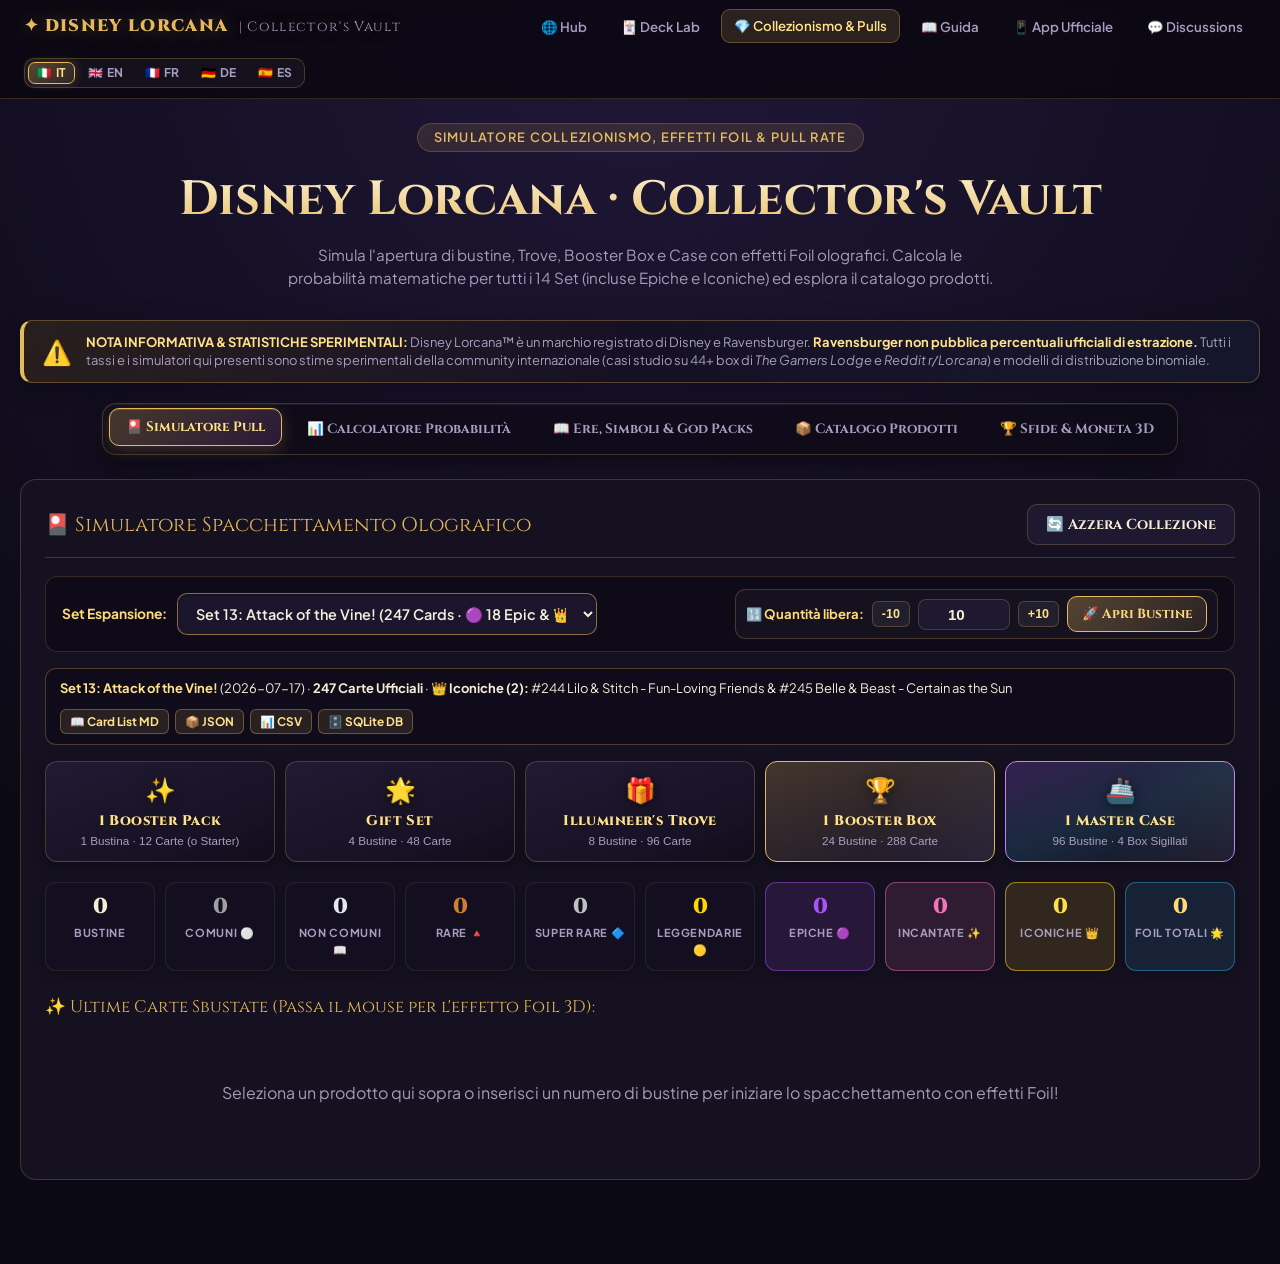
<file: collector-vault.html>
<!DOCTYPE html>
<html lang="it">
<head>
  <meta charset="UTF-8">
  <meta name="viewport" content="width=device-width, initial-scale=1.0">
  <title>Disney Lorcana · Collector's Vault, Pull Simulator &amp; Probability</title>
  <meta name="description" content="Simulatore spacchettamento Disney Lorcana, calcolo probabilità pull rate da 1 a 96 bustine, catalogo completo dei prodotti ufficiali, sfide della community e decider primo giocatore.">
  <link rel="preconnect" href="https://fonts.googleapis.com">
  <link rel="preconnect" href="https://fonts.gstatic.com" crossorigin>
  <link href="https://fonts.googleapis.com/css2?family=Cinzel:wght@600;700;900&family=Plus+Jakarta+Sans:wght@400;500;600;700&display=swap" rel="stylesheet">
  <style>
    :root {
      --bg: #0b0913;
      --surface: #151120;
      --surface-2: #1e1830;
      --surface-hover: #292040;
      --line: rgba(229, 185, 92, 0.22);
      --parch: #f5edd6;
      --muted: #a69bb8;
      --gold: #e5b95c;
      --gold-soft: #ffd978;
      --common: #a0a0a0;
      --uncommon: #e2e8f0;
      --rare: #cd7f32;
      --super-rare: #c0c0c0;
      --legendary: #ffd700;
      --enchanted: #f472b6;
    }
    * { box-sizing: border-box; margin: 0; padding: 0; }
    body {
      background: radial-gradient(circle at 50% 0%, #201738 0%, var(--bg) 75%);
      color: var(--parch);
      font-family: 'Plus Jakarta Sans', sans-serif;
      min-height: 100vh;
      line-height: 1.5;
    }
    a { color: inherit; text-decoration: none; }

    /* Top Bar */
    .top-bar {
      background: rgba(14, 11, 20, 0.96);
      border-bottom: 1px solid var(--line);
      padding: 10px 24px;
      display: flex;
      justify-content: space-between;
      align-items: center;
      position: sticky;
      top: 0;
      z-index: 1000;
      backdrop-filter: blur(10px);
    }
    .top-brand {
      font-family: 'Cinzel', serif;
      font-weight: 900;
      letter-spacing: .08em;
      color: var(--gold);
      display: flex;
      align-items: center;
      gap: 10px;
      font-size: 1.1rem;
    }
    .top-links {
      display: flex;
      gap: 14px;
      font-size: .86rem;
    }
    .top-links a {
      color: var(--muted);
      padding: 5px 12px;
      border-radius: 8px;
      transition: all .2s;
    }
    .top-links a:hover, .top-links a.active {
      color: var(--gold);
      background: rgba(229, 185, 92, .12);
    }

    .wrap {
      max-width: 1400px;
      margin: 0 auto;
      padding: 24px 20px 60px;
    }

    /* Hero */
    .vault-header {
      text-align: center;
      margin-bottom: 30px;
    }
    .vault-badge {
      display: inline-block;
      padding: 4px 16px;
      border-radius: 99px;
      background: rgba(229, 185, 92, .12);
      border: 1px solid var(--line);
      font-size: .8rem;
      color: var(--gold);
      letter-spacing: .1em;
      text-transform: uppercase;
      font-weight: 600;
      margin-bottom: 12px;
    }
    h1 {
      font-family: 'Cinzel', serif;
      font-size: clamp(2rem, 4vw, 3rem);
      background: linear-gradient(180deg, #fff7df 0%, #e5b95c 100%);
      -webkit-background-clip: text;
      -webkit-text-fill-color: transparent;
      margin-bottom: 8px;
    }
    .vault-desc {
      color: var(--muted);
      font-size: .95rem;
      max-width: 720px;
      margin: 0 auto;
    }

    /* Tabs */
    .vault-tabs {
      display: flex;
      justify-content: center;
      gap: 12px;
      margin: 24px 0 32px;
      flex-wrap: wrap;
    }
    .tab-btn {
      background: var(--surface);
      border: 1px solid var(--line);
      color: var(--parch);
      padding: 10px 22px;
      border-radius: 12px;
      font-family: 'Cinzel', serif;
      font-size: .95rem;
      font-weight: 700;
      cursor: pointer;
      display: flex;
      align-items: center;
      gap: 8px;
      transition: all .2s;
    }
    .tab-btn:hover, .tab-btn.active {
      background: linear-gradient(135deg, rgba(229, 185, 92, .25), rgba(229, 185, 92, .08));
      border-color: var(--gold);
      color: var(--gold-soft);
      transform: translateY(-2px);
      box-shadow: 0 4px 18px rgba(229, 185, 92, .18);
    }

    /* Panels */
    .panel {
      background: var(--surface);
      border: 1px solid var(--line);
      border-radius: 16px;
      padding: 24px;
      margin-bottom: 24px;
    }
    .panel-head {
      display: flex;
      justify-content: space-between;
      align-items: center;
      margin-bottom: 18px;
      border-bottom: 1px solid var(--line);
      padding-bottom: 12px;
    }
    .panel-title {
      font-family: 'Cinzel', serif;
      font-size: 1.25rem;
      color: var(--gold);
      display: flex;
      align-items: center;
      gap: 8px;
    }

    /* Simulator Controls */
    .sim-controls {
      display: flex;
      gap: 12px;
      flex-wrap: wrap;
      margin-bottom: 24px;
      align-items: center;
    }
    .select-set {
      background: var(--surface-2);
      border: 1px solid var(--line);
      border-radius: 10px;
      padding: 10px 16px;
      color: var(--parch);
      font-family: var(--ui);
      font-weight: 600;
      outline: none;
    }
    .btn-pack {
      background: var(--surface-2);
      border: 1px solid var(--line);
      color: var(--parch);
      padding: 10px 18px;
      border-radius: 10px;
      font-family: 'Cinzel', serif;
      font-size: .9rem;
      cursor: pointer;
      font-weight: 700;
      transition: all .2s;
      display: inline-flex;
      align-items: center;
      gap: 6px;
    }
    .btn-pack:hover {
      border-color: var(--gold);
      color: var(--gold);
      transform: translateY(-2px);
    }
    .btn-pack.primary {
      background: linear-gradient(135deg, rgba(229, 185, 92, .3), rgba(229, 185, 92, .1));
      border-color: var(--gold);
      color: var(--gold-soft);
    }

    /* Pull Counter Summary */
    .pull-stats-grid {
      display: grid;
      grid-template-columns: repeat(auto-fit, minmax(130px, 1fr));
      gap: 12px;
      margin-bottom: 24px;
      text-align: center;
    }
    .pull-stat-box {
      background: rgba(0,0,0,0.3);
      border: 1px solid var(--line);
      border-radius: 12px;
      padding: 12px 8px;
    }
    .pull-stat-val {
      font-family: 'Cinzel', serif;
      font-size: 1.6rem;
      font-weight: 900;
      margin-bottom: 2px;
    }
    .pull-stat-lbl {
      font-size: .75rem;
      color: var(--muted);
      text-transform: uppercase;
      letter-spacing: .06em;
    }

    /* Pulled Cards Display */
    .cards-grid {
      display: grid;
      grid-template-columns: repeat(auto-fill, minmax(140px, 1fr));
      gap: 12px;
      max-height: 540px;
      overflow-y: auto;
      padding: 10px 4px;
    }
    .pulled-card {
      background: var(--surface-2);
      border: 1px solid var(--line);
      border-radius: 10px;
      padding: 12px 10px;
      text-align: center;
      position: relative;
      display: flex;
      flex-direction: column;
      justify-content: space-between;
      min-height: 140px;
      transition: all .25s;
    }
    .pulled-card:hover {
      transform: translateY(-4px);
    }
    .pulled-card.rarity-Common { border-color: rgba(255,255,255,0.15); }
    .pulled-card.rarity-Uncommon { border-color: rgba(255,255,255,0.4); }
    .pulled-card.rarity-Rare { border-color: var(--rare); box-shadow: 0 0 10px rgba(205,127,50,0.2); }
    .pulled-card.rarity-Super-Rare { border-color: var(--super-rare); box-shadow: 0 0 12px rgba(192,192,192,0.3); }
    .pulled-card.rarity-Legendary {
      border-color: var(--legendary);
      box-shadow: 0 0 20px rgba(255,215,0,0.4);
      background: linear-gradient(160deg, rgba(255,215,0,0.1), var(--surface-2));
    }
    .pulled-card.rarity-Enchanted {
      border-color: var(--enchanted);
      background: linear-gradient(135deg, rgba(244,114,182,0.25), rgba(168,85,247,0.25), var(--surface-2));
      box-shadow: 0 0 30px rgba(244,114,182,0.6);
      animation: pulseShimmer 2s infinite alternate;
    }
    @keyframes pulseShimmer {
      from { transform: scale(1); box-shadow: 0 0 20px rgba(244,114,182,0.5); }
      to { transform: scale(1.03); box-shadow: 0 0 35px rgba(168,85,247,0.8); }
    }
    .pulled-foil-badge {
      position: absolute;
      top: 6px;
      right: 6px;
      font-size: .65rem;
      background: linear-gradient(90deg, #ffd700, #ff80bf);
      color: #0b0913;
      font-weight: 900;
      padding: 2px 6px;
      border-radius: 99px;
    }


    :root {
      --epic: #a855f7;
      --iconic: #38bdf8;
    }
    .pulled-card.rarity-Epic {
      border-color: var(--epic);
      background: linear-gradient(145deg, rgba(168, 85, 247, 0.22), var(--surface-2));
      box-shadow: 0 0 24px rgba(168, 85, 247, 0.5);
    }
    .pulled-card.rarity-Iconic {
      border: 2px solid #ffd700;
      background: radial-gradient(circle at 50% 0%, rgba(56, 189, 248, 0.35) 0%, rgba(244, 114, 182, 0.25) 50%, var(--surface-2) 100%);
      box-shadow: 0 0 35px rgba(255, 215, 0, 0.8), 0 0 15px rgba(56, 189, 248, 0.6);
      animation: iconicPulse 1.8s infinite alternate;
    }
    @keyframes iconicPulse {
      from { transform: scale(1); box-shadow: 0 0 25px rgba(255, 215, 0, 0.7); }
      to { transform: scale(1.04); box-shadow: 0 0 45px rgba(56, 189, 248, 0.9), 0 0 20px #ffd700; }
    }
    .pulled-iconic-badge {
      position: absolute;
      top: 6px;
      left: 6px;
      font-size: .65rem;
      background: linear-gradient(90deg, #ffd700, #38bdf8);
      color: #0b0913;
      font-weight: 900;
      padding: 2px 7px;
      border-radius: 99px;
      letter-spacing: .05em;
    }

    /* Probability Calculator Section */
    .slider-box {
      background: rgba(0,0,0,0.3);
      border: 1px solid var(--line);
      border-radius: 12px;
      padding: 20px;
      margin-bottom: 20px;
    }
    .slider-row {
      display: flex;
      align-items: center;
      gap: 16px;
      margin-top: 10px;
    }
    .slider-input {
      flex: 1;
      accent-color: var(--gold);
      height: 8px;
    }
    .slider-count-display {
      font-family: 'Cinzel', serif;
      font-size: 1.8rem;
      font-weight: 700;
      color: var(--gold);
      min-width: 80px;
      text-align: right;
    }
    .expectancy-grid {
      display: grid;
      grid-template-columns: repeat(auto-fit, minmax(220px, 1fr));
      gap: 16px;
    }
    .exp-card {
      background: var(--surface-2);
      border: 1px solid var(--line);
      border-radius: 12px;
      padding: 16px;
    }
    .exp-title {
      font-size: .82rem;
      color: var(--muted);
      text-transform: uppercase;
      letter-spacing: .06em;
      margin-bottom: 6px;
    }
    .exp-value {
      font-family: 'Cinzel', serif;
      font-size: 1.6rem;
      font-weight: 700;
      color: var(--parch);
    }
    .exp-sub {
      font-size: .8rem;
      color: var(--muted);
      margin-top: 4px;
    }

    /* Product Catalog Grid */
    .prod-grid {
      display: grid;
      grid-template-columns: repeat(auto-fit, minmax(300px, 1fr));
      gap: 20px;
    }
    .prod-card {
      background: var(--surface-2);
      border: 1px solid var(--line);
      border-radius: 14px;
      padding: 20px;
      display: flex;
      flex-direction: column;
      justify-content: space-between;
    }
    .prod-icon {
      font-size: 2.2rem;
      margin-bottom: 8px;
    }
    .prod-title {
      font-family: 'Cinzel', serif;
      font-size: 1.15rem;
      color: var(--gold);
      margin-bottom: 6px;
    }
    .prod-contents {
      font-size: .86rem;
      color: var(--muted);
      margin-bottom: 14px;
    }
    .prod-tag {
      display: inline-block;
      font-size: .74rem;
      background: rgba(229,185,92,0.12);
      border: 1px solid var(--line);
      padding: 4px 10px;
      border-radius: 6px;
      color: var(--gold-soft);
      font-weight: 600;
    }

    /* Challenges & Achievements */
    .quest-card {
      background: linear-gradient(135deg, rgba(229,185,92,0.1), var(--surface-2));
      border: 1px solid var(--gold);
      border-radius: 16px;
      padding: 24px;
      text-align: center;
      margin-bottom: 24px;
    }
    .quest-title {
      font-family: 'Cinzel', serif;
      font-size: 1.4rem;
      color: var(--gold);
      margin-bottom: 10px;
    }
    .quest-body {
      font-size: 1.05rem;
      color: var(--parch);
      max-width: 600px;
      margin: 0 auto 18px;
    }
    .achieve-grid {
      display: grid;
      grid-template-columns: repeat(auto-fit, minmax(260px, 1fr));
      gap: 16px;
    }
    .achieve-box {
      background: var(--surface-2);
      border: 1px solid var(--line);
      border-radius: 12px;
      padding: 16px;
      display: flex;
      align-items: center;
      gap: 14px;
      cursor: pointer;
      transition: all .2s;
    }
    .achieve-box.unlocked {
      border-color: #4ade80;
      background: rgba(74, 222, 128, 0.08);
    }
    .achieve-icon {
      font-size: 2rem;
      filter: grayscale(100%);
      transition: filter .2s;
    }
    .achieve-box.unlocked .achieve-icon {
      filter: grayscale(0%);
    }

    /* Coin Flipper Decider */
    .coin-wrap {
      text-align: center;
      padding: 20px;
    }
    .coin {
      width: 100px;
      height: 100px;
      margin: 0 auto 16px;
      border-radius: 50%;
      background: linear-gradient(45deg, #ffd700, #b2862d);
      border: 3px solid #fff3c4;
      display: flex;
      align-items: center;
      justify-content: center;
      font-family: 'Cinzel', serif;
      font-size: 1.8rem;
      font-weight: 900;
      color: #0b0913;
      box-shadow: 0 0 24px rgba(255, 215, 0, 0.4);
      cursor: pointer;
      transition: transform 0.6s ease-out;
    }
    .coin.flipping {
      animation: flipCoin 0.8s ease-in-out;
    }
    @keyframes flipCoin {
      0% { transform: rotateY(0deg) scale(1); }
      50% { transform: rotateY(720deg) scale(1.2); }
      100% { transform: rotateY(1440deg) scale(1); }
    }

    /* Disclaimer Banner */
    .disclaimer-banner {
      background: linear-gradient(135deg, rgba(234, 179, 8, 0.12), rgba(20, 15, 30, 0.85));
      border: 1px solid rgba(234, 179, 8, 0.4);
      border-radius: 12px;
      padding: 14px 18px;
      margin-bottom: 22px;
      display: flex;
      gap: 14px;
      align-items: flex-start;
      font-size: .84rem;
      color: var(--parch-muted);
      line-height: 1.5;
    }
    .disclaimer-icon {
      font-size: 1.5rem;
      line-height: 1;
    }
    .custom-pack-row {
      display: flex;
      align-items: center;
      gap: 12px;
      margin-top: 14px;
      padding: 12px 16px;
      background: rgba(0, 0, 0, 0.35);
      border: 1px dashed var(--line);
      border-radius: 10px;
      flex-wrap: wrap;
    }
    .custom-pack-input {
      background: var(--surface-2);
      border: 1px solid var(--line);
      border-radius: 8px;
      color: var(--parch);
      padding: 8px 14px;
      width: 120px;
      font-size: .95rem;
      outline: none;
      font-weight: 700;
      text-align: center;
    }
    .custom-pack-input:focus {
      border-color: var(--gold);
    }
    
    /* Guide Styles */
    .era-grid {
      display: grid;
      grid-template-columns: repeat(auto-fit, minmax(320px, 1fr));
      gap: 18px;
      margin-top: 16px;
    }
    .era-card {
      background: var(--surface-2);
      border: 1px solid var(--line);
      border-radius: 12px;
      padding: 20px;
      transition: all .2s;
    }
    .era-card:hover {
      border-color: var(--gold);
      transform: translateY(-2px);
    }
    .era-badge {
      display: inline-block;
      font-size: .72rem;
      font-weight: 800;
      text-transform: uppercase;
      letter-spacing: .08em;
      padding: 3px 10px;
      border-radius: 99px;
      margin-bottom: 10px;
    }
    .era-classic { background: rgba(59, 126, 194, .2); color: #93c5fd; border: 1px solid #3b82f6; }
    .era-expansion { background: rgba(63, 163, 100, .2); color: #86efac; border: 1px solid #22c55e; }
    .era-modern { background: linear-gradient(135deg, rgba(217, 70, 239, .3), rgba(234, 179, 8, .3)); color: #fef08a; border: 1px solid #eab308; }
    
    .godpack-grid {
      display: grid;
      grid-template-columns: repeat(auto-fit, minmax(280px, 1fr));
      gap: 16px;
      margin: 16px 0;
    }
    .godpack-card {
      background: linear-gradient(145deg, rgba(23, 18, 36, 0.9), rgba(13, 10, 20, 0.9));
      border: 1px solid var(--line);
      border-radius: 12px;
      padding: 18px;
      position: relative;
    }
    .reddit-banner {
      background: linear-gradient(135deg, rgba(255, 69, 0, 0.15), var(--surface));
      border: 1.5px solid #ff4500;
      border-radius: 14px;
      padding: 20px 24px;
      margin-top: 24px;
      display: flex;
      align-items: center;
      justify-content: space-between;
      gap: 20px;
      flex-wrap: wrap;
    }
    .btn-reddit {
      background: #ff4500;
      color: #fff;
      font-weight: 700;
      padding: 10px 20px;
      border-radius: 8px;
      display: inline-flex;
      align-items: center;
      gap: 8px;
      font-size: .88rem;
      border: none;
      cursor: pointer;
      transition: all .2s;
    }
    .btn-reddit:hover {
      background: #e03d00;
      transform: translateY(-2px);
      box-shadow: 0 4px 14px rgba(255, 69, 0, 0.4);
    }
    .symbol-table-wrap {
      overflow-x: auto;
      margin: 18px 0;
    }
    .symbol-table {
      width: 100%;
      border-collapse: collapse;
      font-size: .88rem;
    }
    .symbol-table th {
      background: rgba(0,0,0,0.4);
      padding: 10px 14px;
      text-align: left;
      color: var(--gold);
      border-bottom: 2px solid var(--line);
    }
    .symbol-table td {
      padding: 10px 14px;
      border-bottom: 1px solid rgba(229, 185, 92, 0.1);
    }
    .symbol-table tr:hover td {
      background: rgba(229, 185, 92, 0.05);
    }

  </style>
  <link rel="stylesheet" href="assets/css/lorcana-foil-ui.css">
</head>
<body>

  <!-- Top Bar -->
  <div class="top-bar">
    <a href="index.html" class="top-brand">
      <span>✦ DISNEY LORCANA</span>
      <span style="color:var(--muted);font-weight:400;font-size:.85rem;">| Collector's Vault</span>
    </a>
    <div class="top-links">
      <a href="index.html" data-i18n="nav_hub">🌐 Hub</a>
      <a href="deck-lab.html" data-i18n="nav_decklab">🃏 Deck Lab</a>
      <a href="collector-vault.html" class="active" data-i18n="nav_vault">💎 Collezionismo &amp; Pulls</a>
      <a href="guide/guida-lorcana-it.html" data-i18n="nav_guide" data-i18n-guide-link="1">📖 Guida</a>
      <a href="https://www.disneylorcana.com/it-IT/app" target="_blank" data-i18n="nav_app">📱 App Ufficiale</a>
      <a href="https://github.com/MRJonam91/disney-lorcana-companion/discussions" target="_blank" data-i18n="nav_forum">💬 Discussions</a>
    </div>
  </div>

  <div class="wrap">

    <div class="vault-header">
      <div class="vault-badge" data-i18n="vault_badge">Simulatore Collezionismo, Effetti Foil &amp; Pull Rate</div>
      <h1 data-i18n="vault_title">Disney Lorcana · Collector's Vault</h1>
      <p class="vault-desc" data-i18n="vault_desc">Simula l'apertura di bustine, Trove, Booster Box e Case con effetti Foil olografici. Calcola le probabilità matematiche per tutti i 14 Set (incluse Epiche e Iconiche) ed esplora il catalogo prodotti.</p>
    </div>

    <!-- Compact Glassmorphic Disclaimer Banner -->
    <div class="disclaimer-banner">
      <div class="disclaimer-icon">⚠️</div>
      <div class="disclaimer-text" data-i18n-html="disclaimer_html">
        <strong>NOTA INFORMATIVA &amp; STATISTICHE SPERIMENTALI:</strong> Disney Lorcana™ è un marchio registrato di Disney e Ravensburger. <strong>Ravensburger non pubblica percentuali ufficiali di estrazione.</strong> Tutti i tassi e i simulatori qui presenti sono stime sperimentali della community internazionale (casi studio su 44+ box di <em>The Gamers Lodge</em> e <em>Reddit r/Lorcana</em>) e modelli di distribuzione binomiale.
      </div>
    </div>

    <!-- Segmented Glassmorphic Tab Dock -->
    <div class="vault-tabs">
      <button class="tab-btn active" onclick="switchVaultTab('simulator')" data-i18n="tab_sim">🎴 Simulatore Pull</button>
      <button class="tab-btn" onclick="switchVaultTab('probability')" data-i18n="tab_prob">📊 Calcolatore Probabilità</button>
      <button class="tab-btn" onclick="switchVaultTab('guide')" data-i18n="tab_guide">📖 Ere, Simboli &amp; God Packs</button>
      <button class="tab-btn" onclick="switchVaultTab('products')" data-i18n="tab_prod">📦 Catalogo Prodotti</button>
      <button class="tab-btn" onclick="switchVaultTab('challenges')" data-i18n="tab_chal">🏆 Sfide &amp; Moneta 3D</button>
    </div>

    <!-- 1. SIMULATOR VIEW -->
    <div id="view-simulator">
      <div class="panel">
        <div class="panel-head">
          <div class="panel-title" data-i18n="sim_panel_title">🎴 Simulatore Spacchettamento Olografico</div>
          <button class="btn-pack" onclick="resetPullStats()" data-i18n="btn_reset_col">🔄 Azzera Collezione</button>
        </div>

        <!-- Row 1: Command Bar (Set Selector + Custom Pack Opener) -->
        <div class="sim-command-bar">
          <div class="sim-set-group">
            <label for="selectSimSet" style="font-size:.86rem;color:var(--gold-soft);font-weight:700;white-space:nowrap;" data-i18n="lbl_set_select">Set Espansione:</label>
            <select class="select-set" id="selectSimSet" onchange="changeSet()">
              <option value="set14">Set 14: Hyperia City (242 Cards · 🟣 18 Epic &amp; 👑 2 Iconic)</option>
              <option value="set13" selected>Set 13: Attack of the Vine! (247 Cards · 🟣 18 Epic &amp; 👑 2 Iconic)</option>
              <option value="set12">Set 12: Wilds Unknown (243 Cards · 🟣 18 Epic &amp; 👑 2 Iconic)</option>
              <option value="set11">Set 11: Winterspell (243 Cards · 🟣 18 Epic &amp; 👑 2 Iconic)</option>
              <option value="set10">Set 10: Whispers in the Well (242 Cards · 🟣 18 Epic &amp; 👑 2 Iconic)</option>
              <option value="set9">Set 9: Fabled (243 Cards · 🟣 18 Epic &amp; 👑 2 Iconic)</option>
              <option value="set8">Set 8: Reign of Jafar (229 Cards · ✨ 18 Enchanted)</option>
              <option value="set7">Set 7: Archazia's Island (224 Cards · ✨ 18 Enchanted)</option>
              <option value="set6">Set 6: Azurite Sea (222 Cards · ✨ 18 Enchanted)</option>
              <option value="set5">Set 5: Shimmering Skies (223 Cards · ✨ 18 Enchanted)</option>
              <option value="set4">Set 4: Ursula's Return (225 Cards · ✨ 18 Enchanted)</option>
              <option value="set3">Set 3: Into the Inklands (227 Cards · ✨ 18 Enchanted)</option>
              <option value="set2">Set 2: Rise of the Floodborn (216 Cards · ✨ 12 Enchanted)</option>
              <option value="set1">Set 1: The First Chapter (216 Cards · ✨ 12 Enchanted)</option>
            </select>
          </div>

          <div class="sim-custom-group">
            <label for="customPackCount" style="font-size:.82rem;color:var(--gold-soft);font-weight:700;" data-i18n="lbl_custom_packs">🔢 Quantità libera:</label>
            <button type="button" class="pack-step-btn" onclick="stepCustomPacks(-10)">-10</button>
            <input type="number" id="customPackCount" min="1" max="10000" value="10" class="custom-pack-input" style="width:92px;padding:6px 8px;" placeholder="36">
            <button type="button" class="pack-step-btn" onclick="stepCustomPacks(10)">+10</button>
            <button type="button" class="btn-pack primary" onclick="openCustomPacks()" data-i18n="btn_open_custom" style="padding:8px 14px;font-size:.83rem;">🚀 Apri Bustine</button>
          </div>
        </div>

        <!-- Active Set Info & Chase Summary Bar -->
        <div class="set-meta-banner" id="setMetaBanner">
          <div id="setMetaDetails">
            <strong style="color:var(--gold-bright);">Set 13: Attack of the Vine!</strong> · 247 Carte Ufficiali · 👑 <strong>Iconiche:</strong> #244 Lilo &amp; Stitch, #245 Belle &amp; Beast
          </div>
          <div class="set-meta-downloads" id="setMetaDownloads">
            <a href="docs/sets/cards/set-13-attack-of-the-vine.md" target="_blank" class="set-dl-pill">📖 Card List MD</a>
            <a href="data/sets/json/set-13-attack-of-the-vine.json" target="_blank" class="set-dl-pill">📦 JSON</a>
            <a href="data/sets/csv/set-13-attack-of-the-vine.csv" target="_blank" class="set-dl-pill">📊 CSV</a>
            <a href="data/sets/db/set-13-attack-of-the-vine.db" target="_blank" class="set-dl-pill">🗄️ SQLite DB</a>
          </div>
        </div>

        <!-- Row 2: 5-Column Official Sealed Products Preset Cards -->
        <div class="pack-presets-grid">
          <button type="button" class="pack-action-card" onclick="openPacks(1)">
            <span class="pack-action-icon">✨</span>
            <span class="pack-action-title" data-i18n="act_1_title">1 Booster Pack</span>
            <span class="pack-action-sub" data-i18n="act_1_sub">1 Bustina · 12 Carte (o Starter)</span>
          </button>

          <button type="button" class="pack-action-card" onclick="openPacks(4)">
            <span class="pack-action-icon">🌟</span>
            <span class="pack-action-title" data-i18n="act_4_title">Gift Set</span>
            <span class="pack-action-sub" data-i18n="act_4_sub">4 Bustine · 48 Carte</span>
          </button>

          <button type="button" class="pack-action-card" onclick="openPacks(8)">
            <span class="pack-action-icon">🎁</span>
            <span class="pack-action-title" data-i18n="act_8_title">Illumineer's Trove</span>
            <span class="pack-action-sub" data-i18n="act_8_sub">8 Bustine · 96 Carte</span>
          </button>

          <button type="button" class="pack-action-card featured-box foil-shimmer" onclick="openPacks(24)">
            <span class="pack-action-icon">🏆</span>
            <span class="pack-action-title" data-i18n="act_24_title">1 Booster Box</span>
            <span class="pack-action-sub" data-i18n="act_24_sub">24 Bustine · 288 Carte</span>
          </button>

          <button type="button" class="pack-action-card featured-case foil-shimmer" onclick="openPacks(96)">
            <span class="pack-action-icon">🚢</span>
            <span class="pack-action-title" data-i18n="act_96_title">1 Master Case</span>
            <span class="pack-action-sub" data-i18n="act_96_sub">96 Bustine · 4 Box Sigillati</span>
          </button>
        </div>

        <!-- Row 3: 10-Item Balanced Telemetry Stats Grid (5x2 or 10x1) -->
        <div class="pull-stats-grid">
          <div class="pull-stat-box">
            <div class="pull-stat-val" id="cntPacks" style="color:var(--parch);">0</div>
            <div class="pull-stat-lbl" data-i18n="stat_packs">Bustine</div>
          </div>
          <div class="pull-stat-box">
            <div class="pull-stat-val" id="cntCommon" style="color:var(--common);">0</div>
            <div class="pull-stat-lbl" data-i18n="stat_common">Comuni ⚪</div>
          </div>
          <div class="pull-stat-box">
            <div class="pull-stat-val" id="cntUncommon" style="color:var(--uncommon);">0</div>
            <div class="pull-stat-lbl" data-i18n="stat_uncommon">Non Comuni 📖</div>
          </div>
          <div class="pull-stat-box">
            <div class="pull-stat-val" id="cntRare" style="color:var(--rare);">0</div>
            <div class="pull-stat-lbl" data-i18n="stat_rare">Rare 🔺</div>
          </div>
          <div class="pull-stat-box">
            <div class="pull-stat-val" id="cntSuperRare" style="color:var(--super-rare);">0</div>
            <div class="pull-stat-lbl" data-i18n="stat_super">Super Rare 🔷</div>
          </div>
          <div class="pull-stat-box">
            <div class="pull-stat-val" id="cntLegendary" style="color:var(--legendary);">0</div>
            <div class="pull-stat-lbl" data-i18n="stat_legendary">Leggendarie 🟡</div>
          </div>
          <div class="pull-stat-box" style="border-color:rgba(168,85,247,0.45)!important;background:rgba(168,85,247,0.12)!important;">
            <div class="pull-stat-val" id="cntEpic" style="color:var(--epic);">0</div>
            <div class="pull-stat-lbl" data-i18n="stat_epic">Epiche 🟣</div>
          </div>
          <div class="pull-stat-box" style="border-color:rgba(244,114,182,0.45)!important;background:rgba(244,114,182,0.12)!important;">
            <div class="pull-stat-val" id="cntEnchanted" style="color:var(--enchanted);">0</div>
            <div class="pull-stat-lbl" data-i18n="stat_enchanted">Incantate ✨</div>
          </div>
          <div class="pull-stat-box" style="border-color:rgba(250,204,21,0.55)!important;background:rgba(250,204,21,0.12)!important;">
            <div class="pull-stat-val" id="cntIconic" style="color:#fde047;">0</div>
            <div class="pull-stat-lbl" data-i18n="stat_iconic">Iconiche 👑</div>
          </div>
          <div class="pull-stat-box" style="border-color:rgba(56,189,248,0.4)!important;background:rgba(56,189,248,0.1)!important;">
            <div class="pull-stat-val" id="cntFoils" style="color:var(--gold-soft);">0</div>
            <div class="pull-stat-lbl" data-i18n="stat_foils">Foil Totali 🌟</div>
          </div>
        </div>

        <!-- Pulled Cards Showcase -->
        <div style="font-family:'Cinzel',serif;font-size:1.05rem;color:var(--gold);margin-bottom:10px;" data-i18n="lbl_last_pulled">✨ Ultime Carte Sbustate (Passa il mouse per l'effetto Foil 3D):</div>
        <div class="cards-grid" id="pulledCardsGrid">
          <div style="grid-column: 1 / -1; text-align:center; padding: 40px; color:var(--muted);" data-i18n="empty_pull_msg">
            Seleziona un prodotto qui sopra o inserisci un numero di bustine per iniziare lo spacchettamento con effetti Foil!
          </div>
        </div>
      </div>
    </div>

    <!-- 2. PROBABILITY VIEW -->
    <div id="view-probability" style="display:none;">
      <div class="panel">
        <div class="panel-head">
          <div class="panel-title" data-i18n="prob_title">📊 Calcolatore Probabilità Matematiche &amp; Pull Rate</div>
        </div>
        <p style="font-size:.9rem;color:var(--muted);margin-bottom:16px;">
          Muovi lo slider per calcolare esattamente cosa aspettarti in base al numero di bustine o prodotti che desideri acquistare.
          I calcoli si basano sui dati statistici verificati su campioni di oltre 50.000 bustine ufficiali Ravensburger.
        </p>

        <!-- Slider -->
        <div class="slider-box">
          <div style="display:flex;justify-content:space-between;align-items:center;">
            <label style="font-weight:700;color:var(--gold);">Numero di Bustine da Analizzare:</label>
            <div class="slider-count-display"><span id="sliderVal">24</span> 🎴</div>
          </div>
          <div class="slider-row">
            <span style="font-size:.8rem;color:var(--muted);">1 (Singola)</span>
            <input type="range" class="slider-input" id="packSlider" min="1" max="240" value="24" oninput="updateProbabilityCalc(this.value)">
            <span style="font-size:.8rem;color:var(--muted);">240 (10 Booster Box)</span>
          </div>
        </div>

        <!-- Expected Values Grid (6-Card Telemetry incl. Epic & Iconic) -->
        <div class="expectancy-grid" style="grid-template-columns:repeat(auto-fit, minmax(260px, 1fr));">
          <div class="exp-card foil-card-fx" style="border-color:rgba(244,114,182,0.5);">
            <div class="exp-title">✨ Probabilità Incantata (Enchanted)</div>
            <div class="exp-value" id="expEnchantedProb" style="color:var(--enchanted);">22.2%</div>
            <div class="exp-sub">Chance di trovare <b>almeno 1</b> Incantata su <span class="exp-pack-n">24</span> bustine (tasso 1:96).</div>
          </div>

          <div class="exp-card foil-card-fx" style="border-color:rgba(250,204,21,0.55);">
            <div class="exp-title">👑 Probabilità Iconica (Iconic Set 9+)</div>
            <div class="exp-value" id="expIconicProb" style="color:#fde047;">6.1%</div>
            <div class="exp-sub">Chance di trovare <b>almeno 1</b> Iconica su <span class="exp-pack-n">24</span> bustine (tasso ~1:384).</div>
          </div>

          <div class="exp-card foil-card-fx" style="border-color:rgba(168,85,247,0.5);">
            <div class="exp-title">🟣 Epiche Attese (Set 9+)</div>
            <div class="exp-value" id="expEpic" style="color:var(--epic);">1.2 - 1.8</div>
            <div class="exp-sub">Circa 1 carta Epica ogni 16 bustine (~1.5 - 2.5 per box).</div>
          </div>

          <div class="exp-card foil-card-fx">
            <div class="exp-title">🟡 Leggendarie Attese (Media)</div>
            <div class="exp-value" id="expLegendary" style="color:var(--legendary);">4.0 - 5.2</div>
            <div class="exp-sub">Circa 1 Leggendaria ogni 5-6 bustine aperte.</div>
          </div>

          <div class="exp-card foil-card-fx">
            <div class="exp-title">🔷 Super Rare Attese (Media)</div>
            <div class="exp-value" id="expSuperRare" style="color:var(--super-rare);">11.5 - 14.0</div>
            <div class="exp-sub">Circa 1 Super Rara ogni 2-3 bustine.</div>
          </div>

          <div class="exp-card foil-card-fx">
            <div class="exp-title">🌟 Carte Foil Garantite</div>
            <div class="exp-value" id="expFoils" style="color:var(--gold-soft);">24</div>
            <div class="exp-sub">1 carta foil garantita al 100% in ogni bustina (Slot 12).</div>
          </div>
        </div>

        <!-- Formula Note -->
        <div style="margin-top:24px;background:rgba(0,0,0,0.3);border:1px solid var(--line);border-radius:12px;padding:16px;font-size:.84rem;color:var(--muted);">
          <b style="color:var(--gold);">📐 Formula Matematica Applicata:</b>
          La probabilità cumulativa di sbustare almeno un'Incantata è calcolata tramite distribuzione binomiale:
          <code>P(almeno 1) = 1 - (1 - 1/80)^N</code>, dove N è il numero di bustine aperte.
        </div>
      </div>
    </div>

    <!-- 2.5 GUIDE VIEW (Rarities, Eras & God Packs) -->
    <div id="view-guide" style="display:none;">
      <div class="panel">
        <div class="panel-head">
          <div class="panel-title" data-i18n="guide_title">📖 Guida ai Simboli, Rarità, Evoluzione delle Ere &amp; God Packs</div>
        </div>

        <p style="font-size:.9rem;color:var(--parch-muted);margin-bottom:20px;line-height:1.6;">
          Guida analitica basata sulle osservazioni empiriche della community globale, sui report di apertura di massa (es. 44 booster box aperti per set da <em>The Gamers Lodge</em>) 
          e sui thread di discussione e ricerca didattica su <strong>Reddit r/Lorcana</strong>.
        </p>

        <!-- Reddit Recommendation Banner -->
        <div class="reddit-banner">
          <div>
            <div style="font-weight:800;font-size:1.15rem;color:#ff4500;margin-bottom:6px;display:flex;align-items:center;gap:8px;">
              <span>🤖 Risorsa Consigliata: Reddit r/Lorcana (Flair "Educational")</span>
            </div>
            <p style="font-size:.86rem;color:var(--parch);max-width:700px;line-height:1.5;">
              Per guide approfondite sulle regole, analisi statistiche dei tornei ufficiali, studi empirici sui tassi di estrazione e discussioni sui ruling più complessi, 
              il canale didattico ufficiale della community su Reddit è la migliore risorsa vivente per ogni Illumineer.
            </p>
          </div>
          <a href="https://www.reddit.com/r/Lorcana/?f=flair_name%3A%22Educational%22" target="_blank" class="btn-reddit">
            <span>Visita r/Lorcana Educational</span> ➔
          </a>
        </div>

        <!-- Visual Symbol Overview -->
        <h3 style="font-family:'Cinzel',serif;color:var(--gold);font-size:1.25rem;margin:30px 0 12px;">🔍 I Simboli Ufficiali delle Rarità Disney Lorcana</h3>
        <p style="font-size:.86rem;color:var(--muted);margin-bottom:14px;">
          Ogni carta reca in basso al centro un simbolo geometrico che ne identifica inconfondibilmente il livello di rarità e collocazione nel pacchetto:
        </p>

        <div style="text-align:center;margin:18px 0;background:rgba(0,0,0,0.3);border-radius:12px;padding:16px;border:1px solid var(--line);">
          <img src="assets/img/lorcana-rarities-symbols.jpg" alt="Lorcana Card Rarities and Symbols" style="max-width:100%;height:auto;border-radius:8px;box-shadow:0 6px 20px rgba(0,0,0,0.5);">
          <div style="font-size:.76rem;color:var(--muted);margin-top:8px;">
            Simboli ufficiali: Cerchio Grigio (Comune), Libro Bianco (Non Comune), Triangolo Bronzo (Rara), Diamante Argento (Super Rara), Ventaglio Arcobaleno (Epica), Pentagono Dorato (Leggendaria), Esagono Arcobaleno (Incantata), Sigillo D23 &amp; 1st League.
          </div>
        </div>

        <!-- Table of Rarities & Frequencies -->
        <div class="symbol-table-wrap">
          <table class="symbol-table">
            <thead>
              <tr>
                <th>Simbolo</th>
                <th>Rarità</th>
                <th>Posizione nel Pack (12 carte)</th>
                <th>Frequenza Stimata (Media Esperita)</th>
              </tr>
            </thead>
            <tbody>
              <tr>
                <td><strong>⚪ Cerchio Grigio</strong></td>
                <td>Comune (Common)</td>
                <td>Slot 1 – 6</td>
                <td>Esattamente 6 per bustina (100%)</td>
              </tr>
              <tr>
                <td><strong>📖 Libro Bianco</strong></td>
                <td>Non Comune (Uncommon)</td>
                <td>Slot 7 – 9</td>
                <td>Esattamente 3 per bustina (100%)</td>
              </tr>
              <tr>
                <td><strong>🔺 Triangolo Bronzo</strong></td>
                <td>Rara (Rare)</td>
                <td>Slot 10 – 11</td>
                <td>~1.5 per bustina</td>
              </tr>
              <tr>
                <td><strong>🔷 Diamante Argento</strong></td>
                <td>Super Rara (Super Rare)</td>
                <td>Slot 10 – 11</td>
                <td>1 ogni 2 o 3 bustine (~12-14 per box)</td>
              </tr>
              <tr>
                <td><strong>🪭 Ventaglio Arcobaleno</strong></td>
                <td>Epica (Epic) <i>(Set 9+)</i></td>
                <td>Slot 10 – 11 o Foil (12)</td>
                <td><strong>1 ogni 16 bustine</strong> (~1.5 - 2.5 per box da 24)</td>
              </tr>
              <tr>
                <td><strong>🟡 Pentagono Dorato</strong></td>
                <td>Leggendaria (Legendary)</td>
                <td>Slot 10 – 11</td>
                <td>1 ogni 5 o 6 bustine (~4 - 6 per box)</td>
              </tr>
              <tr>
                <td><strong>✨ Esagono Arcobaleno</strong></td>
                <td>Incantata (Enchanted)</td>
                <td>Slot 12 (Foil)</td>
                <td><strong>1 ogni 96 bustine</strong> (~1 per Sealed Case da 4 Box)</td>
              </tr>
              <tr>
                <td><strong>👑 Sigillo Iconico</strong></td>
                <td>Iconica (Iconic Chase) <i>(Set 13+)</i></td>
                <td>Slot 12 (Foil)</td>
                <td><strong>1 ogni ~384 a 1.500 bustine</strong> (Richiede fino a 15+ case!)</td>
              </tr>
              <tr>
                <td><strong>🌟 Foil Generale</strong></td>
                <td>Qualsiasi Carta Foil</td>
                <td>Slot 12 (Garantito)</td>
                <td>1 carta foil garantita al 100% in ogni bustina</td>
              </tr>
            </tbody>
          </table>
        </div>

        <!-- The 3 Eras Comparison -->
        <h3 style="font-family:'Cinzel',serif;color:var(--gold);font-size:1.25rem;margin:32px 0 12px;">⏳ Come si sono Evolute le Probabilità: Il Confronto Set-by-Set</h3>
        
        <div class="era-grid">
          
          <!-- Classic Era -->
          <div class="era-card">
            <span class="era-badge era-classic">Set 1 – 4 · L'Era Classica</span>
            <h4 style="color:var(--parch);font-size:1.05rem;margin-bottom:8px;">The First Chapter, Rise of the Floodborn, Into the Inklands, Ursula's Return</h4>
            <p style="font-size:.84rem;color:var(--muted);line-height:1.5;">
              <strong>La Matematica:</strong> Ha fissato il gold standard storico: 4-5 Leggendarie per booster box. Le Incantate (Enchanted) erano stimate rigidamente a 1 ogni 96 bustine (1 per Master Case sigillato da 4 box).
            </p>
            <p style="font-size:.84rem;color:var(--parch-muted);margin-top:8px;">
              <strong>Il Vibe:</strong> Estrema linearità e pulizia. Chi apriva un box sapeva esattamente cosa aspettarsi: trovare meno di 4 leggendarie era considerata una giornata sfortunata.
            </p>
          </div>

          <!-- Expansion Era -->
          <div class="era-card">
            <span class="era-badge era-expansion">Set 5 – 8 · L'Era dell'Espansione</span>
            <h4 style="color:var(--parch);font-size:1.05rem;margin-bottom:8px;">Shimmering Skies, Azurite Sea, Archazia's Island, Reign of Chaos</h4>
            <p style="font-size:.84rem;color:var(--muted);line-height:1.5;">
              <strong>La Matematica:</strong> Introduzione dei Luoghi (Locations), che condividono gli slot Rara/Super Rara/Leggendaria con personaggi e oggetti. Il tasso di Leggendarie è rimasto stabile attorno a 5 per box.
            </p>
            <p style="font-size:.84rem;color:var(--parch-muted);margin-top:8px;">
              <strong>Il Fenomeno "Clumping":</strong> La community ha notato una concentrazione maggiore di copie duplicate della medesima Leggendaria nello stesso box rispetto al passato.
            </p>
          </div>

          <!-- Modern Era -->
          <div class="era-card">
            <span class="era-badge era-modern">Set 9+ · L'Era Moderna (Epic &amp; Iconic)</span>
            <h4 style="color:var(--parch);font-size:1.05rem;margin-bottom:8px;">Fables of Light, Wilds Unknown, Attack of the Vine, Hyperia City</h4>
            <p style="font-size:.84rem;color:var(--muted);line-height:1.5;">
              <strong>La Rivoluzione Epica &amp; Iconica:</strong>
              <ul style="padding-left:18px;margin-top:6px;font-size:.84rem;color:var(--parch);">
                <li><strong>Epiche:</strong> compaiono circa 1 volta ogni 16 bustine (~2.5 per box, 100 epiche registrate su 44 box di <em>Attack of the Vine</em>).</li>
                <li><strong>Iconiche:</strong> il nuovo Sacro Graal. Molto più rare delle Incantate, stimate tra 1:384 e 1:1.500 bustine (circa 1 ogni 15+ case).</li>
                <li><strong>Leggendarie Aumentate:</strong> salite fino a 5-6 per box (269 leggendarie su 44 box in <em>Hyperia City</em>) per favorire la reperibilità dei mazzi competitivi nel Gioco Organizzato.</li>
              </ul>
            </p>
          </div>

        </div>

        <!-- God Pack Hierarchy -->
        <h3 style="font-family:'Cinzel',serif;color:var(--gold);font-size:1.25rem;margin:32px 0 12px;">⚡ La Gerarchia dei "God Pack": I Pull dei Tuoi Sogni</h3>
        <p style="font-size:.86rem;color:var(--muted);margin-bottom:14px;">
          Grazie alla struttura a 12 slot di Lorcana, una singola bustina può regalare combinazioni straordinarie:
        </p>

        <div class="godpack-grid">
          
          <div class="godpack-card" style="border-color:#38bdf8;">
            <div style="font-size:.8rem;color:#38bdf8;font-weight:700;text-transform:uppercase;">Livello 1</div>
            <div style="font-family:'Cinzel',serif;color:var(--gold);font-size:1.1rem;margin:4px 0 8px;">The Double Hit</div>
            <p style="font-size:.82rem;color:var(--parch-muted);">
              Sbustare <strong>2 Carte Leggendarie contemporaneamente</strong> negli slot 10 e 11. Accade approssimativamente 1 volta ogni 35 bustine aperte.
            </p>
          </div>

          <div class="godpack-card" style="border-color:#c084fc;">
            <div style="font-size:.8rem;color:#c084fc;font-weight:700;text-transform:uppercase;">Livello 2</div>
            <div style="font-family:'Cinzel',serif;color:var(--gold);font-size:1.1rem;margin:4px 0 8px;">The Triple Hit</div>
            <p style="font-size:.82rem;color:var(--parch-muted);">
              Sbustare <strong>2 Leggendarie regolari</strong> (slot 10-11) <strong>PIÙ una Leggendaria Foil</strong> nello slot 12. Un evento memorabile che ripaga l'intero costo della bustina.
            </p>
          </div>

          <div class="godpack-card" style="border-color:#facc15;background:linear-gradient(145deg, rgba(234, 179, 8, .15), rgba(13, 10, 20, 0.9));">
            <div style="font-size:.8rem;color:#facc15;font-weight:700;text-transform:uppercase;">Livello 3 · Apex</div>
            <div style="font-family:'Cinzel',serif;color:#fef08a;font-size:1.1rem;margin:4px 0 8px;">The Ultimate Pull</div>
            <p style="font-size:.82rem;color:var(--parch);">
              Sbustare <strong>2 Leggendarie</strong> negli slot 10-11 e una carta <strong>Iconica o Incantata</strong> nello slot 12 Foil. Dal Set 9+ è l'evento di unboxing più raro in assoluto!
            </p>
          </div>

        </div>

        <!-- Factory Balancing vs Loose Packs -->
        <h3 style="font-family:'Cinzel',serif;color:var(--gold);font-size:1.25rem;margin:32px 0 12px;">⚖️ Booster Box Sigillati vs Bustine Sfuse: Come Funziona il Confezionamento</h3>
        <div style="background:var(--surface-2);border:1px solid var(--line);border-radius:12px;padding:20px;font-size:.86rem;color:var(--parch-muted);line-height:1.6;">
          <ul style="padding-left:20px;display:flex;flex-direction:column;gap:10px;">
            <li>
              <strong style="color:var(--gold);">1. Booster Box Sigillato (24 Bustine):</strong>
              È il metodo d'acquisto più sicuro e controllato. I box sono bilanciati in fase di imbustamento industriale: troverai quasi certamente <strong>almeno 12 Super Rare</strong>, <strong>tra 4 e 6 Leggendarie</strong> e <strong>1-2 Epiche</strong> nei set moderni. La probabilità di trovare una carta Incantata in un singolo box è di circa il <strong>25%</strong> (1 su 4 box).
            </li>
            <li>
              <strong style="color:var(--gold);">2. Illumineer's Trove (8 Bustine):</strong>
              Rappresenta il test supremo della sorte. Con sole 8 bustine, il bilanciamento di fabbrica non interviene: puoi imbatterti in un <em>"God Trove"</em> con 2 Leggendarie e un'Incantata, oppure aprire 8 bustine con solo Rare.
            </li>
            <li>
              <strong style="color:var(--gold);">3. Blister Sleeved (Bustine Singole):</strong>
              Sono bustine con involucro esterno protettivo, distribuite in modo indipendente. Non sono legate alla sequenza di un singolo box: per questo il rischio è alto, ma è anche l'unico modo con cui un acquirente casuale può sbustare 2 Incantate con soli 3 o 4 pacchetti.
            </li>
          </ul>
        </div>

      </div>
    </div>

    <!-- 3. PRODUCTS CATALOG VIEW -->
    <div id="view-products" style="display:none;">
      <div class="panel">
        <div class="panel-head">
          <div class="panel-title" data-i18n="prod_title">📦 Catalogo Completo dei Prodotti Disney Lorcana</div>
        </div>
        <p style="font-size:.9rem;color:var(--muted);margin-bottom:20px;">
          Tutti i tipi di prodotto ufficiali pubblicati da Ravensburger, con il contenuto esatto e consigli per gli acquisti.
        </p>

        <div class="prod-grid">
          <div class="prod-card">
            <div>
              <div class="prod-icon">🎴</div>
              <div class="prod-title">Booster Pack (Bustina Singola)</div>
              <div class="prod-contents">
                Contiene 12 carte: 6 Comuni, 3 Non Comuni, 2 carte Rare, Super Rare o Leggendarie, e 1 carta Foil garantita (qualsiasi rarità inclusa Incantata).
              </div>
            </div>
            <span class="prod-tag">Prezzo cons: ~5.99€ · Ideale per draft</span>
          </div>

          <div class="prod-card">
            <div>
              <div class="prod-icon">🏆</div>
              <div class="prod-title">Booster Display Box (24 Bustine)</div>
              <div class="prod-contents">
                Il prodotto re del collezionismo: 24 bustine (288 carte totali). Garantisce mediamente 4-5 Leggendarie, 12-14 Super Rare e circa il 26-28% di probabilità di contenere una rara carta Incantata!
              </div>
            </div>
            <span class="prod-tag">24 Pack · Miglior rapporto qualità/prezzo</span>
          </div>

          <div class="prod-card">
            <div>
              <div class="prod-icon">🎁</div>
              <div class="prod-title">Illumineer's Trove</div>
              <div class="prod-contents">
                Scatola deluxe per riporre le carte con 6 divisori tematici, 8 bustine booster, 6 dadi metallizzati contatore danno ad alta precisione e 1 contatore lore a rotella girevole.
              </div>
            </div>
            <span class="prod-tag">8 Pack + Accessori · Must-have per iniziare</span>
          </div>

          <div class="prod-card">
            <div>
              <div class="prod-icon">⚔️</div>
              <div class="prod-title">Starter Decks (Mazzo Base)</div>
              <div class="prod-contents">
                Mazzo precostruito completo a 60 carte pronto per giocare subito con 2 combinazioni di inchiostro, include 1 bustina booster per espanderlo, segnalini danno e libretto regole.
              </div>
            </div>
            <span class="prod-tag">60 Carte + 1 Pack · Perfetto per novizi</span>
          </div>

          <div class="prod-card">
            <div>
              <div class="prod-icon">🌟</div>
              <div class="prod-title">Gift Sets &amp; Collector's Edition</div>
              <div class="prod-contents">
                Scatole speciali con 4 bustine booster, 2 carte promozionali foil esclusive e 2 carte promozionali giganti oversize da collezione con arte olografica alternativa.
              </div>
            </div>
            <span class="prod-tag">Promo esclusive + 4 Pack</span>
          </div>

          <div class="prod-card">
            <div>
              <div class="prod-icon">🐙</div>
              <div class="prod-title">Illumineer's Quest: Deep Trouble</div>
              <div class="prod-contents">
                La prima espansione cooperativa e solitaria: affronta il boss Ursula e il suo mazzo automatico potenziato. Include 2 mazzi giocatore precostruiti da 60 carte e tappetini gioco.
              </div>
            </div>
            <span class="prod-tag">Modalità Co-op / Solitario · 1-4 Giocatori</span>
          </div>
        </div>

      <!-- Official App Banner in Products Tab -->
      <div style="margin-top:24px;background:linear-gradient(145deg, rgba(59,126,194,0.15), var(--surface));border:1.5px solid var(--sapphire);border-radius:14px;padding:24px;display:flex;align-items:center;justify-content:space-between;flex-wrap:wrap;gap:20px;">
        <div style="max-width:720px;">
          <h3 style="font-family:'Cinzel',serif;color:var(--gold);font-size:1.3rem;margin-bottom:8px;">📱 App Ufficiale per Collezionisti: Disney Lorcana TCG Companion</h3>
          <p style="font-size:.88rem;color:var(--parch-muted);margin-bottom:14px;">
            Sviluppata direttamente da Ravensburger per iOS e Android. Permette di tenere traccia dell'intera collezione, catalogare le varianti foil, visualizzare le carte in 3D con effetto olografico sensibile al movimento, creare la tua wishlist e consultare il ruling ufficiale.
          </p>
          <div style="display:flex;gap:10px;flex-wrap:wrap;">
            <a href="https://apps.apple.com/us/app/disney-lorcana-tcg-companion/id6444333831" target="_blank" class="btn-pack" style="border-color:#93c5fd;color:#93c5fd;font-size:.82rem;">
              🍎 Scarica su App Store ➔
            </a>
            <a href="https://play.google.com/store/apps/details?id=com.ravensburger.disney.lorcana&hl=en_US" target="_blank" class="btn-pack" style="border-color:#4ade80;color:#4ade80;font-size:.82rem;">
              🤖 Scarica su Google Play Store ➔
            </a>
            <a href="https://www.disneylorcana.com/it-IT/app" target="_blank" class="btn-pack" style="border-color:var(--gold);color:var(--gold);font-size:.82rem;">
              🌐 Pagina Ufficiale Ravensburger App ➔
            </a>
          </div>
        </div>
        <div style="font-size:3.5rem;">📲✨</div>
      </div>
      </div>
    </div>

    <!-- 4. CHALLENGES & DECIDER VIEW -->
    <div id="view-challenges" style="display:none;">
      
      <!-- Random Challenge Generator -->
      <div class="quest-card">
        <div class="quest-title" data-i18n="chal_quest_title">🎲 Sfida della Serata (Community Quest Generator)</div>
        <div class="quest-body" id="questText">
          "Vinci una partita senza mai sfidare un personaggio avversario (vittoria puramente pacifista)."
        </div>
        <button class="btn-pack primary" onclick="generateNewQuest()">⚡ Genera Nuova Sfida per la Partita</button>
      </div>

      <!-- Coin Flipper -->
      <div class="panel">
        <div class="panel-head">
          <div class="panel-title" data-i18n="chal_coin_title">🪙 Chi Inizia il Turno 1? (Illumineer Coin Flip)</div>
        </div>
        <div class="coin-wrap">
          <div class="coin" id="coinDecider" onclick="flipCoin()">✦</div>
          <div style="font-size:1.1rem;font-weight:700;color:var(--gold);" id="coinResult">Clicca sulla moneta d'oro per lanciare!</div>
        </div>
      </div>

      <!-- Achievements Tracker -->
      <div class="panel">
        <div class="panel-head">
          <div class="panel-title">🏆 Traguardi &amp; Trofei Illumineer</div>
          <span style="font-size:.8rem;color:var(--muted);">Clicca per segnare come completato (salvataggio locale)</span>
        </div>
        <div class="achieve-grid" id="achievementsContainer">
          <!-- Populated by JS -->
        </div>
      </div>

    </div>

  </div>

  <script src="data/lorcana-cards.js"></script>
  <script src="data/lorcana-i18n.js"></script>
  <script>
    // SIMULATOR SETTINGS & CARD POOL
    const SET_NAMES = {
      set13: 'Attack of the Vine! (Set 13)',
      set14: 'Hyperia City (Set 14)',
      set12: 'Wilds Unknown (Set 12)',
      set1: 'The First Chapter (Set 1)',
      set2: 'Rise of the Floodborn (Set 2)',
      set3: 'Into the Inklands (Set 3)',
      set4: "Ursula's Return (Set 4)",
      set5: 'Shimmering Skies (Set 5)',
      set6: 'Azurite Sea (Set 6)'
    };

    // SAMPLE CARD NAMES PER RARITY FOR SIMULATION
    const CARD_SAMPLES = {
      Common: ['Robin Hood - Bowman', 'Minnie - Adventurer', 'Stitch - Little Rocket', 'Peter Pan - Never Land Hero', 'Olaf - Friendly Snowman', 'HeiHei - Boat Snack', 'Goofy - Musketeer', 'Duke of Weselton', 'Captain Hook - Forceful Duelist', 'Aladdin - Street Rat'],
      Uncommon: ['Flynn Rider - Charming Rogue', 'Tinker Bell - Tiny Tactician', 'Cinderella - Ballroom Sensation', 'Gramma Tala - Storyteller', 'Simba - Protective Cub', 'Megara - Pulling the Strings', 'Mushu - Stealthy Dragon', 'Develop Your Brain', 'Smash', 'One Jump Ahead'],
      Rare: ['Mickey Mouse - Detective', 'Madam Mim - Fox', 'Merlin - Goat', 'Tod - Clever Fox', 'Fishbone Quill', 'Sisu - Daring Visitor', 'Grab Your Sword', 'Let It Go', 'Arthur - King in the Making', 'Brawl'],
      'Super Rare': ['Mickey Mouse - Bob Cratchit', 'Merlin - Rabbit', 'Dr. Bushroot - Evil Botanist', 'Ariel - Spectacular Singer', 'Robin Hood - Champion of Sherwood', 'Cinderella - Stouthearted', 'Piglet - Pirate Captain', 'Jafar - Illusionist'],
      Legendary: ['Mickey & Minnie - Adventuring Duo', 'Elsa - Spirit of Winter', 'Tinker Bell - Giant Fairy', 'Maleficent - Dragon', 'Be Prepared', 'A Whole New World', 'Stitch - Carefree Surfer', 'Diablo - Devoted Herald'],
      Enchanted: ['✨ Mickey & Minnie - Adventuring Duo (Enchanted)', '✨ Elsa - Spirit of Winter (Enchanted)', '✨ Cinderella - Stouthearted (Enchanted)', '✨ Stitch - Carefree Surfer (Enchanted)', '✨ Tinker Bell - Giant Fairy (Enchanted)', '✨ Diablo - Devoted Herald (Enchanted)']
    };

    let simStats = {
      packs: 0,
      Common: 0,
      Uncommon: 0,
      Rare: 0,
      'Super Rare': 0,
      Legendary: 0,
      Epic: 0,
      Enchanted: 0,
      Iconic: 0,
      foils: 0
    };

    function stepCustomPacks(delta) {
      const inp = document.getElementById('customPackCount');
      let v = parseInt(inp.value, 10) || 1;
      v = Math.max(1, Math.min(10000, v + delta));
      inp.value = v;
    }

    function openCustomPacks() {
      const inp = document.getElementById('customPackCount');
      let count = parseInt(inp.value, 10);
      if (isNaN(count) || count < 1) count = 1;
      if (count > 10000) count = 10000;
      inp.value = count;
      openPacks(count);
    }

    function openPacks(n) {
      const grid = document.getElementById('pulledCardsGrid');
      grid.innerHTML = '';
      const pulled = [];

      const currentSetId = document.getElementById('selectSimSet').value;
      const setMeta = (window.LORCANA_SETS_DB || []).find(s => s.id === currentSetId) || { has_epic: true, has_iconic: true, cards: [] };

      for (let p = 0; p < n; p++) {
        simStats.packs++;

        // 6 Commons
        for (let i = 0; i < 6; i++) {
          simStats.Common++;
          pulled.push(getSampleCard('Common', setMeta, false));
        }

        // 3 Uncommons
        for (let i = 0; i < 3; i++) {
          simStats.Uncommon++;
          pulled.push(getSampleCard('Uncommon', setMeta, false));
        }

        // 2 Rare+ Slots
        for (let i = 0; i < 2; i++) {
          const roll = Math.random();
          let r = 'Rare';
          if (setMeta.has_epic && roll < 0.04) {
            r = 'Epic';
            simStats.Epic++;
          } else if (roll < 0.16) {
            r = 'Legendary';
            simStats.Legendary++;
          } else if (roll < 0.46) {
            r = 'Super Rare';
            simStats['Super Rare']++;
          } else {
            simStats.Rare++;
          }
          pulled.push(getSampleCard(r, setMeta, false));
        }

        // 1 Foil Slot (100% Guaranteed Foil)
        simStats.foils++;
        const foilRoll = Math.random();
        let foilRarity = 'Common';

        // Iconic (1:240 packs in sets that feature them)
        if (setMeta.has_iconic && foilRoll < 0.0042) {
          foilRarity = 'Iconic';
          simStats.Iconic++;
        }
        // Enchanted (1:80 packs)
        else if (foilRoll < 0.0125) {
          foilRarity = 'Enchanted';
          simStats.Enchanted++;
        }
        // Epic (1:48 packs in modern sets)
        else if (setMeta.has_epic && foilRoll < 0.033) {
          foilRarity = 'Epic';
          simStats.Epic++;
        }
        else if (foilRoll < 0.08) {
          foilRarity = 'Legendary';
          simStats.Legendary++;
        }
        else if (foilRoll < 0.22) {
          foilRarity = 'Super Rare';
          simStats['Super Rare']++;
        }
        else if (foilRoll < 0.52) {
          foilRarity = 'Rare';
          simStats.Rare++;
        }
        else if (foilRoll < 0.78) {
          foilRarity = 'Uncommon';
          simStats.Uncommon++;
        }
        else {
          simStats.Common++;
        }

        pulled.push(getSampleCard(foilRarity, setMeta, true));
      }

      updateStatsUI();

      // Sort hits to the front when opening multiple packs so Iconic/Enchanted/Epic/Legendary/Foil are showcased first!
      const rarityRank = { 'Iconic': 8, 'Enchanted': 7, 'Epic': 6, 'Legendary': 5, 'Super Rare': 4, 'Rare': 3, 'Uncommon': 2, 'Common': 1 };
      const sortedPulled = (n > 2)
        ? [...pulled].sort((a, b) => ((rarityRank[b.rarity] || 0) + (b.foil ? 0.5 : 0)) - ((rarityRank[a.rarity] || 0) + (a.foil ? 0.5 : 0)))
        : pulled;
      const displayCards = sortedPulled.slice(0, 48);
      displayCards.forEach(c => {
        const div = document.createElement('div');
        const rarityClass = `rarity-${c.rarity.replace(/\s+/g, '-')}`;
        const foilClass = (c.foil || ['Epic', 'Enchanted', 'Iconic'].includes(c.rarity)) ? 'is-foil' : '';
        div.className = `pulled-card ${rarityClass} ${foilClass}`;
        div.innerHTML = `
          <div class="pulled-card-inner">
            <div class="pulled-badge-row">
              ${c.num ? `<span style="font-size:.64rem;color:var(--muted);font-weight:700;">#${c.num}</span>` : ''}
              ${c.rarity === 'Iconic' ? '<span class="pulled-iconic-badge">👑 ICONIC</span>' : ''}
              ${c.foil ? '<span class="pulled-foil-badge">✨ FOIL</span>' : ''}
            </div>
            <div style="font-size:1.5rem;margin:4px 0;filter:drop-shadow(0 2px 6px rgba(0,0,0,0.45));">${getRarityIcon(c.rarity)}</div>
            <div style="font-weight:700;font-size:.84rem;color:var(--parch);line-height:1.25;">${c.name}</div>
            <div style="display:flex;justify-content:center;align-items:center;gap:6px;margin-top:4px;flex-wrap:wrap;">
              <span style="font-size:.69rem;color:var(--gold-soft);font-weight:700;letter-spacing:.04em;text-transform:uppercase;">${c.rarity}</span>
              ${c.price ? `<span style="font-size:.68rem;background:rgba(34,197,94,0.18);color:#86efac;border:1px solid rgba(34,197,94,0.4);padding:1px 5px;border-radius:4px;font-weight:700;">$${Number(c.price).toFixed(2)}</span>` : ''}
            </div>
          </div>
        `;
        grid.appendChild(div);
      });
    }

    function getSampleCard(rarity, setMeta, isFoil) {
      const inSet = (setMeta.cards || []).filter(c => c.rarity === rarity);
      if (inSet.length > 0) {
        const picked = inSet[Math.floor(Math.random() * inSet.length)];
        const fullName = picked.sub ? `${picked.name} - ${picked.sub}` : picked.name;
        const price = isFoil ? (picked.foil_usd || picked.usd || null) : (picked.usd || picked.foil_usd || null);
        return {
          num: picked.num || '',
          name: fullName,
          rarity: rarity,
          foil: isFoil,
          ink: picked.ink || '',
          cost: picked.cost || 0,
          price: price
        };
      }
      const generic = (CARD_SAMPLES[rarity] || CARD_SAMPLES.Common);
      return { num: '', name: generic[Math.floor(Math.random() * generic.length)], rarity: rarity, foil: isFoil, price: null };
    }

    function getRarityIcon(rarity) {
      switch(rarity) {
        case 'Common': return '⚪';
        case 'Uncommon': return '📖';
        case 'Rare': return '🔺';
        case 'Super Rare': return '🔷';
        case 'Legendary': return '⬟';
        case 'Epic': return '🟣';
        case 'Enchanted': return '✨';
        case 'Iconic': return '👑';
        default: return '✦';
      }
    }

    function updateStatsUI() {
      document.getElementById('cntPacks').innerText = simStats.packs;
      document.getElementById('cntCommon').innerText = simStats.Common;
      document.getElementById('cntUncommon').innerText = simStats.Uncommon;
      document.getElementById('cntRare').innerText = simStats.Rare;
      document.getElementById('cntSuperRare').innerText = simStats['Super Rare'];
      document.getElementById('cntLegendary').innerText = simStats.Legendary;
      if (document.getElementById('cntEpic')) document.getElementById('cntEpic').innerText = simStats.Epic;
      if (document.getElementById('cntEnchanted')) document.getElementById('cntEnchanted').innerText = simStats.Enchanted;
      if (document.getElementById('cntIconic')) document.getElementById('cntIconic').innerText = simStats.Iconic;
      document.getElementById('cntFoils').innerText = simStats.foils;
    }

    function resetPullStats() {
      simStats = { packs: 0, Common: 0, Uncommon: 0, Rare: 0, 'Super Rare': 0, Legendary: 0, Epic: 0, Enchanted: 0, Iconic: 0, foils: 0 };
      updateStatsUI();
      document.getElementById('pulledCardsGrid').innerHTML = `
        <div style="grid-column: 1 / -1; text-align:center; padding: 40px; color:var(--muted);">
          Contatore azzerato. Apri nuove bustine!
        </div>
      `;
    }

    const SET_SLUGS = {
      set1: 'set-01-the-first-chapter',
      set2: 'set-02-rise-of-the-floodborn',
      set3: 'set-03-into-the-inklands',
      set4: 'set-04-ursula-s-return',
      set5: 'set-05-shimmering-skies',
      set6: 'set-06-azurite-sea',
      set7: 'set-07-archazia-s-island',
      set8: 'set-08-reign-of-jafar',
      set9: 'set-09-fabled',
      set10: 'set-10-whispers-in-the-well',
      set11: 'set-11-winterspell',
      set12: 'set-12-wilds-unknown',
      set13: 'set-13-attack-of-the-vine',
      set14: 'set-14-hyperia-city'
    };

    function updateSetMetaBanner() {
      const currentSetId = document.getElementById('selectSimSet').value;
      const setMeta = (window.LORCANA_SETS_DB || []).find(s => s.id === currentSetId);
      if (!setMeta) return;
      const slug = SET_SLUGS[currentSetId] || 'set-13-attack-of-the-vine';
      const detailsEl = document.getElementById('setMetaDetails');
      const dlEl = document.getElementById('setMetaDownloads');
      if (detailsEl) {
        const iconicInfo = (setMeta.iconic_cards && setMeta.iconic_cards.length > 0)
          ? ` · 👑 <strong>Iconiche (2):</strong> ${setMeta.iconic_cards.join(' &amp; ')}`
          : ` · ✨ <strong>Enchanted:</strong> ${(setMeta.rarity_counts && setMeta.rarity_counts.Enchanted) || 18} Carte`;
        detailsEl.innerHTML = `<strong style="color:var(--gold-bright);">Set ${setMeta.num}: ${setMeta.name}</strong> (${setMeta.date}) · <strong>${setMeta.total} Carte Ufficiali</strong>${iconicInfo}`;
      }
      if (dlEl) {
        dlEl.innerHTML = `
          <a href="docs/sets/cards/${slug}.md" target="_blank" class="set-dl-pill">📖 Card List MD</a>
          <a href="data/sets/json/${slug}.json" target="_blank" class="set-dl-pill">📦 JSON</a>
          <a href="data/sets/csv/${slug}.csv" target="_blank" class="set-dl-pill">📊 CSV</a>
          <a href="data/sets/db/${slug}.db" target="_blank" class="set-dl-pill">🗄️ SQLite DB</a>
        `;
      }
    }

    function changeSet() {
      updateSetMetaBanner();
      resetPullStats();
    }
    window.addEventListener('DOMContentLoaded', updateSetMetaBanner);

    // PROBABILITY CALCULATOR
    function updateProbabilityCalc(n) {
      n = parseInt(n);
      document.getElementById('sliderVal').innerText = n;
      document.querySelectorAll('.exp-pack-n').forEach(el => el.innerText = n);

      // Prob of at least 1 enchanted: 1 - (1 - 1/80)^n
      const pEnchanted = (1 - Math.pow(1 - 1/80, n)) * 100;
      document.getElementById('expEnchantedProb').innerText = pEnchanted.toFixed(1) + '%';

      // Legendary expectancy: ~0.16 per pack in rare slot * 2 = 0.32 + foil chance 0.03 = ~0.17 per pack
      const legMin = (n * 0.15).toFixed(1);
      const legMax = (n * 0.18).toFixed(1);
      document.getElementById('expLegendary').innerText = `${legMin} - ${legMax}`;

      // Super rare expectancy: ~0.55 per pack
      const srMin = (n * 0.5).toFixed(1);
      const srMax = (n * 0.6).toFixed(1);
      document.getElementById('expSuperRare').innerText = `${srMin} - ${srMax}`;

      // Foils guaranteed = n
      document.getElementById('expFoils').innerText = n;
    }

    // TAB SWITCHER
    function switchVaultTab(tab) {
      document.querySelectorAll('.tab-btn').forEach(b => b.classList.remove('active'));
      const views = ['simulator', 'probability', 'guide', 'products', 'challenges'];
      views.forEach((v, i) => {
        const el = document.getElementById(`view-${v}`);
        if (el) el.style.display = (v === tab) ? 'block' : 'none';
        if (v === tab) {
          document.querySelectorAll('.tab-btn')[i].classList.add('active');
        }
      });
    }

    // RANDOM QUESTS
    const QUESTS = [
      "Vinci una partita senza mai sfidare un personaggio avversario (vittoria pacifista tramite sole missioni).",
      "Risolvi la combinazione 'Duo Shift' entro il Turno 3 giocando Mickey e Minnie.",
      "Canta almeno 3 canzoni diverse nella stessa partita usando personaggi con la keyword Singer.",
      "Raggiungi 10 inchiostri nel Calamaio prima che il tuo avversario ne abbia accumulati 6.",
      "Vinci mantenendo in gioco almeno 3 personaggi protetti da Ward contemporaneamente.",
      "Gioca e mantieni attiva una carta Luogo per almeno 3 turni consecutivi.",
      "Vinci una partita con un mazzo costruito interamente con un singolo colore d'inchiostro (Mono-Ink Challenge).",
      "Accumula esattamente 20 Lore in un singolo turno partendo da meno di 10 Lore!"
    ];

    function generateNewQuest() {
      const lang = window.currentLorcanaLang || 'it';
      const pool = (window.LORCANA_QUESTS_I18N && window.LORCANA_QUESTS_I18N[lang]) ? window.LORCANA_QUESTS_I18N[lang] : QUESTS;
      const q = pool[Math.floor(Math.random() * pool.length)];
      document.getElementById('questText').innerText = `"${q}"`;
    }

    // COIN FLIP
    function flipCoin() {
      const coin = document.getElementById('coinDecider');
      const res = document.getElementById('coinResult');
      coin.classList.add('flipping');
      res.innerText = 'Lancio in corso...';

      setTimeout(() => {
        coin.classList.remove('flipping');
        const winner = Math.random() < 0.5 ? 'GIOCATORE 1 INIZIA' : 'GIOCATORE 2 INIZIA';
        coin.innerText = winner.includes('1') ? 'P1' : 'P2';
        res.innerHTML = `🏆 Risultato: <span style="color:var(--gold-soft);">${winner}</span>!`;
      }, 700);
    }

    // ACHIEVEMENTS
    const ACHIEVEMENTS = [
      { id: 'ach_duo', name: 'Maestro del Duo Shift', desc: 'Risolto con successo il Duo Shift a costo 0.' },
      { id: 'ach_lore20', name: 'Vittoria Folgorante', desc: 'Raggiunti 20 punti Lore prima del Turno 6.' },
      { id: 'ach_singer', name: 'Coro dell\'Illuminarium', desc: 'Cantata una canzone a costo 5 o superiore gratis.' },
      { id: 'ach_pull_ench', name: 'Baciato dalla Sorte', desc: 'Trovata una carta Incantata nel simulatore di spacchettamento.' },
      { id: 'ach_ward', name: 'Fortezza Inviolabile', desc: 'Schierati 3 personaggi con Ward contemporaneamente.' },
      { id: 'ach_box', name: 'Apertura Epica', desc: 'Aperto un intero Booster Box da 24 bustine nel Vault.' }
    ];

    function renderAchievements() {
      const cont = document.getElementById('achievementsContainer');
      cont.innerHTML = '';
      const saved = JSON.parse(localStorage.getItem('lorcana_achieve') || '{}');

      ACHIEVEMENTS.forEach(a => {
        const isUnlocked = !!saved[a.id];
        const box = document.createElement('div');
        box.className = `achieve-box ${isUnlocked ? 'unlocked' : ''}`;
        box.onclick = () => toggleAchievement(a.id);
        box.innerHTML = `
          <div class="achieve-icon">${isUnlocked ? '🏆' : '🔒'}</div>
          <div>
            <div style="font-weight:700;font-size:.9rem;color:var(--parch);">${a.name}</div>
            <div style="font-size:.78rem;color:var(--muted);">${a.desc}</div>
            <div style="font-size:.7rem;color:${isUnlocked ? '#4ade80' : 'var(--muted)'};margin-top:2px;">
              ${isUnlocked ? '✓ Sbloccato' : '○ Clicca per sbloccare'}
            </div>
          </div>
        `;
        cont.appendChild(box);
      });
    }

    function toggleAchievement(id) {
      const saved = JSON.parse(localStorage.getItem('lorcana_achieve') || '{}');
      saved[id] = !saved[id];
      localStorage.setItem('lorcana_achieve', JSON.stringify(saved));
      renderAchievements();
    }

    // Initialize
    window.addEventListener('DOMContentLoaded', () => {
      updateProbabilityCalc(24);
      renderAchievements();
    });
  </script>
</body>
</html>
</file>
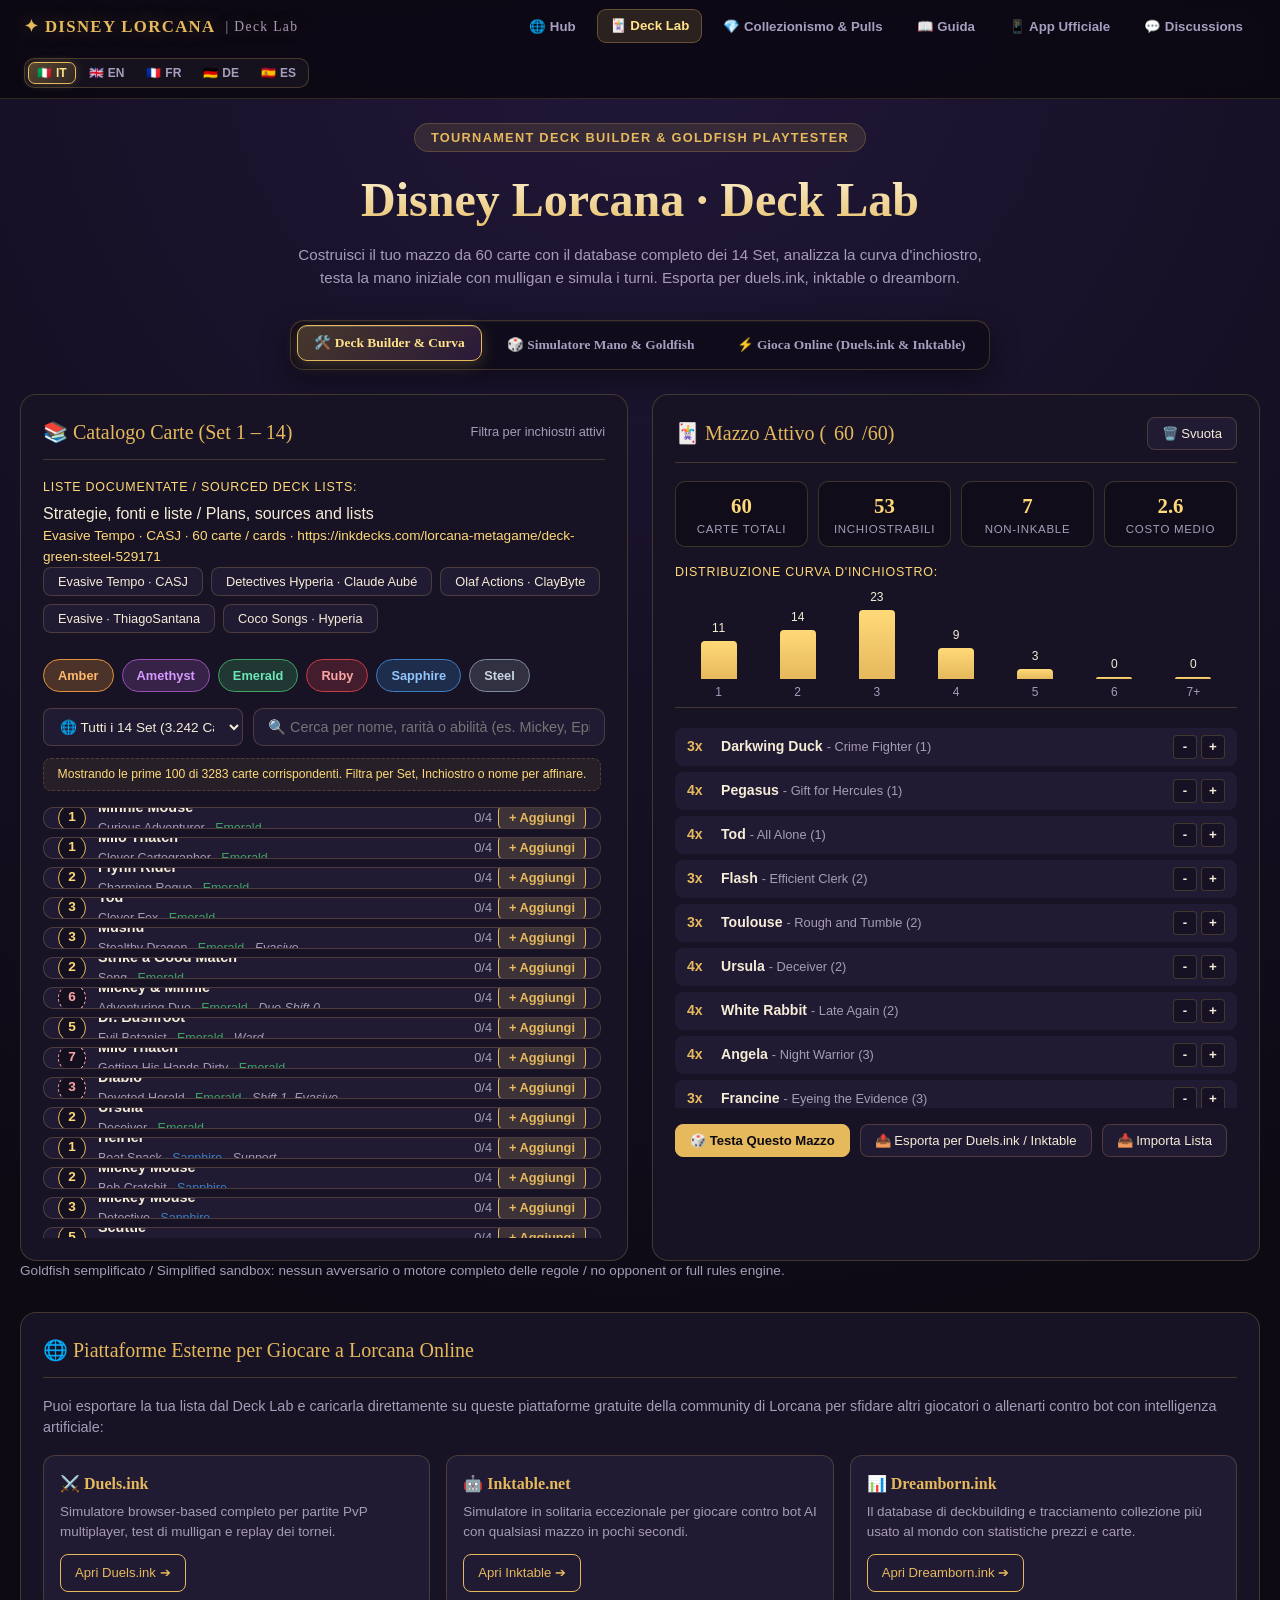
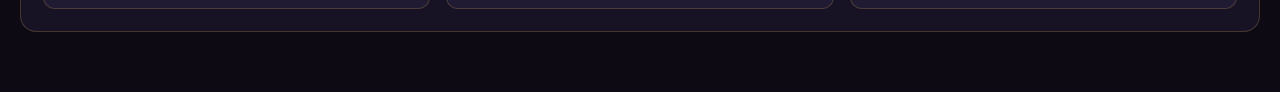
<file: deck-lab.html>
<!DOCTYPE html>
<html lang="it">
<head>
  <meta charset="UTF-8">
  <meta name="viewport" content="width=device-width, initial-scale=1.0">
  <title>Disney Lorcana · Deck Lab, Builder &amp; Playtester</title>
  <meta name="description" content="Laboratorio mazzi Disney Lorcana: creazione mazzo a 60 carte, test della mano iniziale, simulatore goldfish, calcolo curva e export per duels.ink, inktable e dreamborn.">
        <style>
    :root {
      --bg: #0d0a14;
      --surface: #171224;
      --surface-2: #211a33;
      --surface-hover: #2b2242;
      --line: rgba(229, 185, 92, 0.22);
      --line-bright: rgba(229, 185, 92, 0.6);
      --parch: #f5edd6;
      --muted: #a79cb8;
      --gold: #e5b95c;
      --gold-soft: #ffd978;
      --amber: #e5933a;
      --amethyst: #9851b5;
      --emerald: #3fa364;
      --ruby: #c83d47;
      --sapphire: #3b7ec2;
      --steel: #7f8a9a;
    }
    * { box-sizing: border-box; margin: 0; padding: 0; }
    body {
      background: radial-gradient(circle at 50% 0%, #201738 0%, var(--bg) 75%);
      color: var(--parch);
      font-family: 'Plus Jakarta Sans', sans-serif;
      min-height: 100vh;
      line-height: 1.5;
    }
    a { color: inherit; text-decoration: none; }

    /* Top Bar */
    .top-bar {
      background: rgba(14, 11, 20, 0.96);
      border-bottom: 1px solid var(--line);
      padding: 10px 24px;
      display: flex;
      justify-content: space-between;
      align-items: center;
      position: sticky;
      top: 0;
      z-index: 1000;
      backdrop-filter: blur(10px);
    }
    .top-brand {
      font-family: 'Cinzel', serif;
      font-weight: 900;
      letter-spacing: .08em;
      color: var(--gold);
      display: flex;
      align-items: center;
      gap: 10px;
      font-size: 1.1rem;
    }
    .top-links {
      display: flex;
      gap: 14px;
      font-size: .86rem;
    }
    .top-links a {
      color: var(--muted);
      padding: 5px 12px;
      border-radius: 8px;
      transition: all .2s;
    }
    .top-links a:hover, .top-links a.active {
      color: var(--gold);
      background: rgba(229, 185, 92, .12);
    }

    /* Container & Layout */
    .wrap {
      max-width: 1400px;
      margin: 0 auto;
      padding: 24px 20px 60px;
    }

    /* Hero Section */
    .lab-header {
      text-align: center;
      margin-bottom: 30px;
    }
    .lab-badge {
      display: inline-block;
      padding: 4px 16px;
      border-radius: 99px;
      background: rgba(229, 185, 92, .12);
      border: 1px solid var(--line);
      font-size: .8rem;
      color: var(--gold);
      letter-spacing: .1em;
      text-transform: uppercase;
      font-weight: 600;
      margin-bottom: 12px;
    }
    h1 {
      font-family: 'Cinzel', serif;
      font-size: clamp(2rem, 4vw, 3rem);
      background: linear-gradient(180deg, #fff7df 0%, #e5b95c 100%);
      -webkit-background-clip: text;
      -webkit-text-fill-color: transparent;
      margin-bottom: 8px;
    }
    .lab-desc {
      color: var(--muted);
      font-size: .95rem;
      max-width: 700px;
      margin: 0 auto;
    }

    /* Mode Tabs */
    .lab-tabs {
      display: flex;
      justify-content: center;
      gap: 12px;
      margin: 24px 0 32px;
      flex-wrap: wrap;
    }
    .tab-btn {
      background: var(--surface);
      border: 1px solid var(--line);
      color: var(--parch);
      padding: 10px 24px;
      border-radius: 12px;
      font-family: 'Cinzel', serif;
      font-size: .95rem;
      font-weight: 700;
      cursor: pointer;
      display: flex;
      align-items: center;
      gap: 8px;
      transition: all .2s;
    }
    .tab-btn:hover, .tab-btn.active {
      background: linear-gradient(135deg, rgba(229, 185, 92, .25), rgba(229, 185, 92, .08));
      border-color: var(--gold);
      color: var(--gold-soft);
      transform: translateY(-2px);
      box-shadow: 0 4px 18px rgba(229, 185, 92, .18);
    }

    /* Deck Lab Grid */
    .lab-grid {
      display: grid;
      grid-template-columns: 1fr 1fr;
      gap: 24px;
    }
    @media (max-width: 992px) {
      .lab-grid { grid-template-columns: 1fr; }
    }

    /* Cards Panel */
    .panel {
      background: var(--surface);
      border: 1px solid var(--line);
      border-radius: 16px;
      padding: 22px;
    }
    .panel-head {
      display: flex;
      justify-content: space-between;
      align-items: center;
      margin-bottom: 18px;
      border-bottom: 1px solid var(--line);
      padding-bottom: 12px;
    }
    .panel-title {
      font-family: 'Cinzel', serif;
      font-size: 1.25rem;
      color: var(--gold);
      display: flex;
      align-items: center;
      gap: 8px;
    }

    /* Quick Load Decks */
    .preset-bar {
      display: flex;
      gap: 8px;
      overflow-x: auto;
      padding-bottom: 10px;
      margin-bottom: 16px;
    }
    .btn-preset {
      background: var(--surface-2);
      border: 1px solid var(--line);
      color: var(--parch);
      padding: 6px 14px;
      border-radius: 8px;
      font-size: .8rem;
      cursor: pointer;
      white-space: nowrap;
      transition: all .2s;
    }
    .btn-preset:hover {
      border-color: var(--gold);
      color: var(--gold);
    }

    /* Inks Filter Bar */
    .ink-selector {
      display: flex;
      gap: 8px;
      margin-bottom: 16px;
      flex-wrap: wrap;
    }
    .ink-pill {
      padding: 6px 14px;
      border-radius: 99px;
      border: 1.5px solid rgba(255,255,255,0.15);
      background: rgba(0,0,0,0.3);
      font-size: .8rem;
      font-weight: 600;
      cursor: pointer;
      transition: all .2s;
      display: inline-flex;
      align-items: center;
      gap: 6px;
    }
    .ink-pill.amber.active { border-color: var(--amber); background: rgba(229,147,58,0.25); color: #ffb86c; }
    .ink-pill.amethyst.active { border-color: var(--amethyst); background: rgba(152,81,181,0.25); color: #d699ff; }
    .ink-pill.emerald.active { border-color: var(--emerald); background: rgba(63,163,100,0.25); color: #6ee7b7; }
    .ink-pill.ruby.active { border-color: var(--ruby); background: rgba(200,61,71,0.25); color: #fca5a5; }
    .ink-pill.sapphire.active { border-color: var(--sapphire); background: rgba(59,126,194,0.25); color: #93c5fd; }
    .ink-pill.steel.active { border-color: var(--steel); background: rgba(127,138,154,0.25); color: #cbd5e1; }

    /* Card List Catalog */
    .catalog-search {
      width: 100%;
      background: var(--surface-2);
      border: 1px solid var(--line);
      border-radius: 10px;
      padding: 10px 14px;
      color: var(--parch);
      font-size: .9rem;
      margin-bottom: 14px;
      outline: none;
    }
    .catalog-search:focus {
      border-color: var(--gold);
    }
    .card-list {
      max-height: 480px;
      overflow-y: auto;
      display: flex;
      flex-direction: column;
      gap: 8px;
      padding-right: 4px;
    }
    .card-item {
      background: var(--surface-2);
      border: 1px solid var(--line);
      border-radius: 10px;
      padding: 10px 14px;
      display: flex;
      justify-content: space-between;
      align-items: center;
      transition: all .2s;
    }
    .card-item:hover {
      border-color: var(--gold);
      background: var(--surface-hover);
    }
    .card-info {
      display: flex;
      align-items: center;
      gap: 12px;
    }
    .card-cost {
      width: 28px;
      height: 28px;
      border-radius: 50%;
      display: flex;
      align-items: center;
      justify-content: center;
      font-weight: 700;
      font-size: .85rem;
      border: 1.5px solid var(--gold);
      background: rgba(0,0,0,0.4);
      color: var(--gold-soft);
    }
    .card-cost.non-inkable {
      border-style: dashed;
      color: #fca5a5;
      border-color: #fca5a5;
    }
    .card-name-title {
      font-weight: 600;
      font-size: .9rem;
      color: var(--parch);
    }
    .card-name-sub {
      font-size: .78rem;
      color: var(--muted);
    }
    .card-actions {
      display: flex;
      gap: 6px;
      align-items: center;
    }
    .btn-add {
      background: rgba(229, 185, 92, .15);
      border: 1px solid var(--gold);
      color: var(--gold);
      border-radius: 6px;
      padding: 4px 10px;
      font-size: .8rem;
      font-weight: 700;
      cursor: pointer;
      transition: all .15s;
    }
    .btn-add:hover {
      background: var(--gold);
      color: #0d0a14;
    }

    /* Active Deck Summary */
    .deck-stats-bar {
      display: grid;
      grid-template-columns: repeat(4, 1fr);
      gap: 10px;
      margin-bottom: 16px;
      text-align: center;
    }
    .stat-box {
      background: rgba(0,0,0,0.3);
      border: 1px solid var(--line);
      border-radius: 10px;
      padding: 8px 6px;
    }
    .stat-val {
      font-family: 'Cinzel', serif;
      font-size: 1.3rem;
      font-weight: 700;
      color: var(--gold-soft);
    }
    .stat-val.alert { color: #f87171; }
    .stat-lbl {
      font-size: .72rem;
      color: var(--muted);
      text-transform: uppercase;
      letter-spacing: .06em;
    }

    /* Curve Chart */
    .curve-chart {
      display: flex;
      align-items: flex-end;
      gap: 8px;
      height: 120px;
      margin-bottom: 20px;
      padding: 0 8px 6px;
      border-bottom: 1px solid var(--line);
    }
    .curve-bar-col {
      flex: 1;
      display: flex;
      flex-direction: column;
      align-items: center;
      justify-content: flex-end;
      height: 100%;
    }
    .curve-fill {
      width: 100%;
      max-width: 36px;
      background: linear-gradient(180deg, var(--gold-soft), var(--gold));
      border-radius: 4px 4px 0 0;
      transition: height .3s;
      min-height: 2px;
    }
    .curve-count {
      font-size: .75rem;
      margin-bottom: 4px;
      color: var(--parch);
    }
    .curve-cost {
      font-size: .75rem;
      color: var(--muted);
      margin-top: 4px;
    }

    /* Deck List in Builder */
    .deck-cards-list {
      max-height: 380px;
      overflow-y: auto;
      display: flex;
      flex-direction: column;
      gap: 6px;
      margin-bottom: 16px;
    }
    .deck-row {
      display: flex;
      justify-content: space-between;
      align-items: center;
      padding: 7px 12px;
      background: var(--surface-2);
      border-radius: 8px;
      font-size: .88rem;
    }
    .deck-row-qty {
      font-weight: 700;
      color: var(--gold);
      width: 24px;
    }
    .deck-row-name {
      flex: 1;
      margin: 0 10px;
    }
    .deck-row-ctrls {
      display: flex;
      gap: 4px;
    }
    .btn-qty {
      width: 24px;
      height: 24px;
      border-radius: 4px;
      border: 1px solid var(--line);
      background: rgba(0,0,0,0.3);
      color: var(--parch);
      cursor: pointer;
      display: flex;
      align-items: center;
      justify-content: center;
      font-weight: 700;
    }
    .btn-qty:hover {
      border-color: var(--gold);
      color: var(--gold);
    }

    /* Export & Actions */
    .deck-io-bar {
      display: flex;
      gap: 10px;
      flex-wrap: wrap;
    }
    .btn-io {
      background: var(--surface-2);
      border: 1px solid var(--line);
      color: var(--parch);
      padding: 8px 14px;
      border-radius: 8px;
      font-size: .82rem;
      cursor: pointer;
      transition: all .2s;
      display: inline-flex;
      align-items: center;
      gap: 6px;
    }
    .btn-io:hover {
      border-color: var(--gold);
      color: var(--gold);
    }
    .btn-primary {
      background: var(--gold);
      color: #0d0a14;
      font-weight: 700;
      border-color: var(--gold);
    }
    .btn-primary:hover {
      background: var(--gold-soft);
      color: #0d0a14;
    }

    /* Goldfish Playtester Section */
    .playtester-box {
      margin-top: 30px;
      background: var(--surface);
      border: 1px solid var(--line);
      border-radius: 16px;
      padding: 24px;
    }
    .play-board {
      display: grid;
      grid-template-columns: 240px 1fr 240px;
      gap: 20px;
      margin-top: 20px;
    }
    @media (max-width: 900px) {
      .play-board { grid-template-columns: 1fr; }
    }
    .play-col {
      background: rgba(0,0,0,0.3);
      border: 1px solid var(--line);
      border-radius: 12px;
      padding: 16px;
    }
    .play-col-title {
      font-family: 'Cinzel', serif;
      font-size: .95rem;
      color: var(--gold);
      margin-bottom: 12px;
      text-transform: uppercase;
      letter-spacing: .06em;
      display: flex;
      justify-content: space-between;
    }
    .hand-cards {
      display: flex;
      flex-wrap: wrap;
      gap: 8px;
      min-height: 120px;
    }
    .hand-card-chip {
      background: var(--surface-2);
      border: 1px solid var(--line);
      border-radius: 8px;
      padding: 8px 10px;
      font-size: .8rem;
      cursor: pointer;
      display: flex;
      flex-direction: column;
      gap: 4px;
      min-width: 110px;
      transition: all .2s;
    }
    .hand-card-chip:hover {
      border-color: var(--gold);
      transform: translateY(-2px);
    }
    .hand-card-chip.selected {
      border-color: #f87171;
      background: rgba(248, 113, 113, 0.15);
    }
    .chip-top {
      display: flex;
      justify-content: space-between;
      font-weight: 700;
      color: var(--gold-soft);
    }

    /* Modal / Textarea for Import Export */
    .modal-wrap {
      display: none;
      position: fixed;
      inset: 0;
      background: rgba(0,0,0,0.8);
      z-index: 2000;
      align-items: center;
      justify-content: center;
      padding: 20px;
    }
    .modal-wrap.show { display: flex; }
    .modal-content {
      background: var(--surface);
      border: 1px solid var(--gold);
      border-radius: 16px;
      width: 100%;
      max-width: 580px;
      padding: 24px;
      box-shadow: 0 10px 40px rgba(0,0,0,0.6);
    }
    .modal-textarea {
      width: 100%;
      height: 220px;
      background: rgba(0,0,0,0.4);
      border: 1px solid var(--line);
      border-radius: 10px;
      padding: 12px;
      color: var(--parch);
      font-family: monospace;
      font-size: .88rem;
      margin: 14px 0;
      outline: none;
    }

    /* Rarity badges */
    .rarity-tag {
      display: inline-block;
      font-size: .68rem;
      padding: 1px 7px;
      border-radius: 4px;
      font-weight: 700;
      letter-spacing: .04em;
      margin-left: 6px;
      vertical-align: middle;
    }
    .rarity-Common { background: rgba(148, 163, 184, 0.2); color: #cbd5e1; border: 1px solid rgba(148, 163, 184, 0.4); }
    .rarity-Uncommon { background: rgba(125, 211, 252, 0.2); color: #7dd3fc; border: 1px solid rgba(125, 211, 252, 0.4); }
    .rarity-Rare { background: rgba(253, 224, 71, 0.2); color: #fde047; border: 1px solid rgba(253, 224, 71, 0.4); }
    .rarity-SuperRare { background: rgba(192, 132, 252, 0.2); color: #c084fc; border: 1px solid rgba(192, 132, 252, 0.4); }
    .rarity-Legendary { background: rgba(251, 146, 60, 0.25); color: #fb923c; border: 1px solid rgba(251, 146, 60, 0.6); }
    .rarity-Epic { background: linear-gradient(135deg, rgba(217, 70, 239, 0.35), rgba(168, 85, 247, 0.4)); color: #f0abfc; border: 1px solid #d946ef; box-shadow: 0 0 6px rgba(217, 70, 239, 0.4); }
    .rarity-Iconic { background: linear-gradient(135deg, rgba(234, 179, 8, 0.4), rgba(244, 63, 94, 0.4)); color: #fef08a; border: 1px solid #facc15; box-shadow: 0 0 10px rgba(250, 204, 21, 0.5); }
    .rarity-Enchanted { background: linear-gradient(135deg, rgba(56, 189, 248, 0.3), rgba(192, 132, 252, 0.4)); color: #e0e7ff; border: 1px solid #a855f7; box-shadow: 0 0 8px rgba(168, 85, 247, 0.4); }
    
    .cat-filter-row {
      display: flex;
      gap: 10px;
      margin-bottom: 12px;
      flex-wrap: wrap;
    }
    .catalog-set-select {
      flex: 1;
      min-width: 200px;
      background: var(--surface-2);
      border: 1px solid var(--line);
      border-radius: 8px;
      color: var(--parch);
      padding: 8px 12px;
      font-size: .85rem;
      outline: none;
      cursor: pointer;
    }
    .catalog-set-select:focus {
      border-color: var(--gold);
    }


    :focus-visible{outline:3px solid var(--gold);outline-offset:4px;}
    .lab-grid{grid-template-columns:repeat(2,minmax(0,1fr));}
    .panel{min-width:0;}.cat-filter-row{flex-wrap:wrap;}
    #modalText{max-width:100%;}.preset-bar{flex-wrap:wrap;}
    @media(max-width:800px){.lab-grid{grid-template-columns:minmax(0,1fr);}.top-links{flex-wrap:wrap;}.wrap{padding-left:16px;padding-right:16px;}.card-item{gap:8px;}.card-info{min-width:0;}.card-name-title{overflow-wrap:anywhere;}.catalog-set-select{min-width:0;width:100%;}.catalog-search{min-width:0!important;}.btn-preset{white-space:normal;}.play-area{min-width:0;}}
    @media(prefers-reduced-motion:reduce){*,*::before,*::after{animation:none!important;transition:none!important;}}
  </style>
  <link rel="stylesheet" href="assets/css/lorcana-foil-ui.css">
</head>
<body>

  <!-- Top Bar -->
  <div class="top-bar">
    <a href="index.html" class="top-brand">
      <span>✦ DISNEY LORCANA</span>
      <span style="color:var(--muted);font-weight:400;font-size:.85rem;">| Deck Lab</span>
    </a>
    <div class="top-links">
      <a href="index.html" data-i18n="nav_hub">🌐 Hub</a>
      <a href="deck-lab.html" class="active" data-i18n="nav_decklab">🃏 Deck Lab</a>
      <a href="collector-vault.html" data-i18n="nav_vault">💎 Collezionismo &amp; Pulls</a>
      <a href="guide/guida-lorcana-it.html" data-i18n="nav_guide" data-i18n-guide-link="1">📖 Guida</a>
      <a href="https://www.disneylorcana.com/it-IT/app" target="_blank" style="color:var(--gold);" data-i18n="nav_app">📱 App Ufficiale</a>
      <a href="https://github.com/MRJonam91/disney-lorcana-companion/discussions" target="_blank" data-i18n="nav_forum">💬 Discussions</a>
    </div>
  </div>

  <div class="wrap">

    <div class="lab-header">
      <div class="lab-badge" data-i18n="dl_badge">Tournament Deck Builder &amp; Playtester</div>
      <h1 data-i18n="dl_title">Disney Lorcana · Deck Lab</h1>
      <p class="lab-desc" data-i18n="dl_desc">Costruisci il tuo mazzo da 60 carte, analizza la curva d'inchiostro, testa la mano iniziale con mulligan realistico e simula i primi turni. Esporta per duels.ink, inktable o dreamborn.</p>
    </div>

    <!-- Mode Tabs -->
    <div class="lab-tabs">
      <button class="tab-btn active" onclick="switchLabTab('builder')" data-i18n="dl_tab_builder">🛠️ Deck Builder &amp; Curva</button>
      <button class="tab-btn" onclick="switchLabTab('goldfish')" data-i18n="dl_tab_goldfish">🎲 Simulatore Mano &amp; Goldfish</button>
      <button class="tab-btn" onclick="openSimulatorLinks()" data-i18n="dl_tab_online">⚡ Gioca Online (Duels.ink &amp; Inktable)</button>
    </div>

    <!-- BUILDER VIEW -->
    <div id="view-builder" class="lab-grid">

      <!-- LEFT: CARD CATALOG & FILTERS -->
      <div class="panel">
        <div class="panel-head">
          <div class="panel-title" data-i18n="dl_cat_title">📚 Catalogo Carte (Set 1 – 14)</div>
          <span style="font-size:.8rem;color:var(--muted);">Filtra per inchiostri attivi</span>
        </div>

        <!-- Presets -->
        <div style="font-size:.78rem;color:var(--gold-soft);margin-bottom:6px;text-transform:uppercase;letter-spacing:.06em;">Liste documentate / Sourced deck lists:</div>
        <p><a href="tournament-decks.html">Strategie, fonti e liste / Plans, sources and lists</a></p><p id="presetStatus" role="status" style="font-size:.85rem;color:var(--gold-soft)"></p>
        <div class="preset-bar"><button class="btn-preset" type="button" onclick="loadPreset('evasive-casj')">Evasive Tempo · CASJ</button><button class="btn-preset" type="button" onclick="loadPreset('detectives-aube')">Detectives Hyperia · Claude Aubé</button><button class="btn-preset" type="button" onclick="loadPreset('olaf-claybyte')">Olaf Actions · ClayByte</button><button class="btn-preset" type="button" onclick="loadPreset('evasive-bangkok')">Evasive · ThiagoSantana</button><button class="btn-preset" type="button" onclick="loadPreset('coco-official')">Coco Songs · Hyperia</button></div>

        <!-- Inks Filter -->
        <div class="ink-selector">
          <div class="ink-pill amber active" onclick="toggleInkFilter('amber', this)">Amber</div>
          <div class="ink-pill amethyst active" onclick="toggleInkFilter('amethyst', this)">Amethyst</div>
          <div class="ink-pill emerald active" onclick="toggleInkFilter('emerald', this)">Emerald</div>
          <div class="ink-pill ruby active" onclick="toggleInkFilter('ruby', this)">Ruby</div>
          <div class="ink-pill sapphire active" onclick="toggleInkFilter('sapphire', this)">Sapphire</div>
          <div class="ink-pill steel active" onclick="toggleInkFilter('steel', this)">Steel</div>
        </div>

        <div class="cat-filter-row">
          <select id="catSetSelect" class="catalog-set-select" onchange="renderCatalog()">
            <option value="all">🌐 Tutti i 14 Set (3.242 Carte Ufficiali)</option>
            <option value="set14">Set 14: Hyperia City (242 Carte)</option>
            <option value="set13">Set 13: Attack of the Vine! (247 Carte)</option>
            <option value="set12">Set 12: Wilds Unknown (243 Carte)</option>
            <option value="set11">Set 11: Winterspell (243 Carte)</option>
            <option value="set10">Set 10: Whispers in the Well (242 Carte)</option>
            <option value="set9">Set 9: Fabled (243 Carte)</option>
            <option value="set8">Set 8: Reign of Jafar (229 Carte)</option>
            <option value="set7">Set 7: Archazia's Island (224 Carte)</option>
            <option value="set6">Set 6: Azurite Sea (222 Carte)</option>
            <option value="set5">Set 5: Shimmering Skies (223 Carte)</option>
            <option value="set4">Set 4: Ursula's Return (225 Carte)</option>
            <option value="set3">Set 3: Into the Inklands (227 Carte)</option>
            <option value="set2">Set 2: Rise of the Floodborn (216 Carte)</option>
            <option value="set1">Set 1: The First Chapter (216 Carte)</option>
          </select>
          <input type="text" class="catalog-search" id="catSearch" data-i18n-placeholder="dl_search_ph" style="margin-bottom:0;flex:2;min-width:220px;" placeholder="🔍 Cerca per nome, rarità o testo (es. Mickey, Epic, Shift)..." oninput="renderCatalog()">
        </div>

        <!-- Card List -->
        <div class="card-list" id="catalogContainer">
          <!-- Populated by JS -->
        </div>
      </div>

      <!-- RIGHT: ACTIVE DECK & METRICS -->
      <div class="panel">
        <div class="panel-head">
          <div class="panel-title">🃏 Mazzo Attivo (<span id="deckTotalCount">0</span>/60)</div>
          <button class="btn-io" onclick="clearDeck()">🗑️ Svuota</button>
        </div>

        <!-- Deck Stats Bar -->
        <div class="deck-stats-bar">
          <div class="stat-box">
            <div class="stat-val" id="statCards">0</div>
            <div class="stat-lbl" data-i18n="dl_stat_total">Carte Totali</div>
          </div>
          <div class="stat-box">
            <div class="stat-val" id="statInkable">0</div>
            <div class="stat-lbl" data-i18n="dl_stat_ink">Inchiostrabili</div>
          </div>
          <div class="stat-box">
            <div class="stat-val" id="statNonInkable">0</div>
            <div class="stat-lbl" data-i18n="dl_stat_noink">Non-Inkable</div>
          </div>
          <div class="stat-box">
            <div class="stat-val" id="statAvgCost">0.0</div>
            <div class="stat-lbl" data-i18n="dl_stat_avg">Costo Medio</div>
          </div>
        </div>

        <!-- Curva Mana -->
        <div style="font-size:.78rem;color:var(--gold-soft);margin-bottom:6px;text-transform:uppercase;letter-spacing:.06em;">Distribuzione Curva d'Inchiostro:</div>
        <div class="curve-chart" id="curveBars">
          <!-- Populated by JS -->
        </div>

        <!-- Deck Cards List -->
        <div class="deck-cards-list" id="deckListContainer">
          <!-- Populated by JS -->
        </div>

        <!-- IO Controls -->
        <div class="deck-io-bar">
          <button class="btn-io btn-primary" onclick="switchLabTab('goldfish')">🎲 Testa Questo Mazzo</button>
          <button class="btn-io" onclick="openExportModal()">📤 Esporta per Duels.ink / Inktable</button>
          <button class="btn-io" onclick="openImportModal()">📥 Importa Lista</button>
        </div>
      </div>

    </div>

    <!-- GOLDFISH PLAYTESTER VIEW -->
    <p class="sandbox-note" style="font-size:.85rem;color:var(--muted)">Goldfish semplificato / Simplified sandbox: nessun avversario o motore completo delle regole / no opponent or full rules engine.</p>
    <div id="view-goldfish" class="playtester-box" style="display:none;">
      <div class="panel-head">
        <div class="panel-title">🎲 Simulatore Mano Iniziale &amp; Goldfish Playtester</div>
        <div style="display:flex;gap:8px;">
          <button class="btn-io" onclick="startPlaytest()">🔄 Nuova Partita / Rimischia</button>
          <button class="btn-io" onclick="executeMulligan()">🔁 Esegui Mulligan Selezionato</button>
        </div>
      </div>

      <div style="font-size:.88rem;color:var(--muted);margin-bottom:14px;">
        Fase di gioco: <strong>Mulligan</strong> (clicca sulle carte della mano che desideri sostituire prima di iniziare la partita).
      </div>

      <div class="play-board">
        <!-- Calamaio & Risorse -->
        <div class="play-col">
          <div class="play-col-title">
            <span>Calamaio (Inkwell)</span>
            <span id="gameInkCount" style="color:var(--gold);">0 Inchiostri</span>
          </div>
          <div style="font-size:.85rem;color:var(--muted);margin-bottom:12px;">Inchiostro disponibile questo turno: <b id="gameInkReady" style="color:var(--parch);">0</b></div>
          <button class="btn-io" style="width:100%;margin-bottom:8px;" onclick="inkSelectedCard()">📥 Metti carta selezionata nel Calamaio</button>
          <div id="inkwellList" style="display:flex;flex-direction:column;gap:4px;font-size:.8rem;color:var(--muted);"></div>
        </div>

        <!-- Tavolo di Gioco / Mano -->
        <div class="play-col" style="background:rgba(0,0,0,0.45);">
          <div class="play-col-title">
            <span>Mano Attuale (<span id="gameHandCount">0</span> carte)</span>
            <span>Turno <b id="gameTurnNum" style="color:var(--gold-soft);">1</b></span>
          </div>

          <div class="hand-cards" id="gameHandContainer">
            <!-- Populated by JS -->
          </div>

          <div style="margin-top:20px;border-top:1px solid var(--line);padding-top:14px;">
            <div class="play-col-title">
              <span>Personaggi in Gioco (Board)</span>
              <span>Lore accumulato: <b id="gameLoreScore" style="color:#4ade80;font-size:1.2rem;">0</b>/20</span>
            </div>
            <div id="gameBoardContainer" style="display:flex;flex-wrap:wrap;gap:8px;min-height:60px;"></div>
          </div>
        </div>

        <!-- Azioni Turno -->
        <div class="play-col">
          <div class="play-col-title">Azioni di Gioco</div>
          <button class="btn-io btn-primary" style="width:100%;margin-bottom:10px;" onclick="playSelectedCard()">⚡ Gioca Carta Selezionata</button>
          <button class="btn-io" style="width:100%;margin-bottom:10px;" onclick="questAllCharacters()">🏆 Vai in Missione (Tutti i pronti)</button>
          <button class="btn-io" style="width:100%;margin-bottom:10px;" onclick="passTurn()">➡️ Passa Turno (Ready, Set, Draw)</button>
          
          <div style="margin-top:16px;padding-top:12px;border-top:1px solid var(--line);font-size:.8rem;color:var(--muted);">
            <div><b>Mazzo rimasto:</b> <span id="gameDeckCount">53</span> carte</div>
            <div style="margin-top:6px;"><b>Stima chiusura:</b> <span id="gameEstimate" style="color:var(--gold-soft);">Turno 5-6</span></div>
          </div>
        </div>
      </div>
    </div>

    <!-- EXTERNAL SIMULATORS INFO -->
    <div class="panel" style="margin-top:30px;">
      <div class="panel-head">
        <div class="panel-title">🌐 Piattaforme Esterne per Giocare a Lorcana Online</div>
      </div>
      <p style="font-size:.9rem;color:var(--muted);margin-bottom:16px;">
        Puoi esportare la tua lista dal Deck Lab e caricarla direttamente su queste piattaforme gratuite della community di Lorcana per sfidare altri giocatori o allenarti contro bot con intelligenza artificiale:
      </p>
      <div style="display:grid;grid-template-columns:repeat(auto-fit, minmax(280px, 1fr));gap:16px;">
        <div style="background:var(--surface-2);border:1px solid var(--line);border-radius:12px;padding:16px;">
          <h4 style="color:var(--gold);margin-bottom:6px;font-family:'Cinzel',serif;">⚔️ Duels.ink</h4>
          <p style="font-size:.84rem;color:var(--muted);margin-bottom:12px;">Simulatore browser-based completo per partite PvP multiplayer, test di mulligan e replay dei tornei.</p>
          <a href="https://duels.ink" target="_blank" class="btn-io" style="color:var(--gold);border-color:var(--gold);">Apri Duels.ink ➔</a>
        </div>
        <div style="background:var(--surface-2);border:1px solid var(--line);border-radius:12px;padding:16px;">
          <h4 style="color:var(--gold);margin-bottom:6px;font-family:'Cinzel',serif;">🤖 Inktable.net</h4>
          <p style="font-size:.84rem;color:var(--muted);margin-bottom:12px;">Simulatore in solitaria eccezionale per giocare contro bot AI con qualsiasi mazzo in pochi secondi.</p>
          <a href="https://inktable.net" target="_blank" class="btn-io" style="color:var(--gold);border-color:var(--gold);">Apri Inktable ➔</a>
        </div>
        <div style="background:var(--surface-2);border:1px solid var(--line);border-radius:12px;padding:16px;">
          <h4 style="color:var(--gold);margin-bottom:6px;font-family:'Cinzel',serif;">📊 Dreamborn.ink</h4>
          <p style="font-size:.84rem;color:var(--muted);margin-bottom:12px;">Il database di deckbuilding e tracciamento collezione più usato al mondo con statistiche prezzi e carte.</p>
          <a href="https://dreamborn.ink" target="_blank" class="btn-io" style="color:var(--gold);border-color:var(--gold);">Apri Dreamborn.ink ➔</a>
        </div>
      </div>
    </div>

  </div>

  <!-- MODAL EXPORT / IMPORT -->
  <div class="modal-wrap" id="ioModal">
    <div class="modal-content">
      <div class="panel-head">
        <div class="panel-title" id="modalTitle">Esporta Mazzo</div>
        <button class="btn-qty" onclick="closeModal()">✕</button>
      </div>
      <p style="font-size:.85rem;color:var(--muted);" id="modalDesc">Copia questo formato testo per importarlo su duels.ink, dreamborn o inktable:</p>
      <textarea class="modal-textarea" id="modalText"></textarea>
      <div style="display:flex;justify-content:flex-end;gap:8px;">
        <button class="btn-io" onclick="closeModal()">Chiudi</button>
        <button class="btn-io btn-primary" id="modalActionBtn" onclick="copyModalText()">📋 Copia negli Appunti</button>
      </div>
    </div>
  </div>

  <script src="data/lorcana-cards.js"></script>
  <script src="data/tournament-decks.js"></script>
  <script src="data/deck-list-tools.js"></script>
  <script src="data/lorcana-i18n.js"></script>
  <script>
    // CARD DATABASE (Curated selection of staples and Set 13 cards)
    const CARDS_DB = [
      // Emerald
      { id: 'em_minnie_1', name: 'Minnie Mouse', sub: 'Curious Adventurer', ink: 'emerald', cost: 1, inkable: true, type: 'Character', str: 2, will: 2, lore: 1 },
      { id: 'em_milo_1', name: 'Milo Thatch', sub: 'Clever Cartographer', ink: 'emerald', cost: 1, inkable: true, type: 'Character', str: 2, will: 2, lore: 1 },
      { id: 'em_flynn_2', name: 'Flynn Rider', sub: 'Charming Rogue', ink: 'emerald', cost: 2, inkable: true, type: 'Character', str: 1, will: 2, lore: 2 },
      { id: 'em_tod_3', name: 'Tod', sub: 'Clever Fox', ink: 'emerald', cost: 3, inkable: true, type: 'Character', str: 1, will: 2, lore: 1, text: 'Draw card on play' },
      { id: 'em_mushu_3', name: 'Mushu', sub: 'Stealthy Dragon', ink: 'emerald', cost: 3, inkable: true, type: 'Character', str: 3, will: 2, lore: 1, kw: 'Evasive' },
      { id: 'em_strike_2', name: 'Strike a Good Match', sub: 'Song', ink: 'emerald', cost: 2, inkable: true, type: 'Action - Song', text: 'Draw 2, discard 1' },
      { id: 'em_duo_6', name: 'Mickey & Minnie', sub: 'Adventuring Duo', ink: 'emerald', cost: 6, inkable: false, type: 'Character', str: 5, will: 5, lore: 5, kw: 'Duo Shift 0', text: 'Returns to inkwell when banished' },
      { id: 'em_bushroot_5', name: 'Dr. Bushroot', sub: 'Evil Botanist', ink: 'emerald', cost: 5, inkable: true, type: 'Character', str: 4, will: 3, lore: 3, kw: 'Ward' },
      { id: 'em_milo_7', name: 'Milo Thatch', sub: 'Getting His Hands Dirty', ink: 'emerald', cost: 7, inkable: false, type: 'Character', str: 5, will: 6, lore: 2, text: 'Mass banish effect' },
      { id: 'em_diablo_3', name: 'Diablo', sub: 'Devoted Herald', ink: 'emerald', cost: 3, inkable: false, type: 'Character', str: 2, will: 2, lore: 1, kw: 'Shift 1, Evasive', text: 'Draw card on opponent draw' },
      { id: 'em_ursula_2', name: 'Ursula', sub: 'Deceiver', ink: 'emerald', cost: 2, inkable: true, type: 'Character', str: 1, will: 3, lore: 1, text: 'Look at hand, discard song' },

      // Sapphire
      { id: 'sa_heihei_1', name: 'HeiHei', sub: 'Boat Snack', ink: 'sapphire', cost: 1, inkable: true, type: 'Character', str: 1, will: 2, lore: 1, kw: 'Support' },
      { id: 'sa_mickey_2', name: 'Mickey Mouse', sub: 'Bob Cratchit', ink: 'sapphire', cost: 2, inkable: true, type: 'Character', str: 3, will: 2, lore: 1 },
      { id: 'sa_mickey_3', name: 'Mickey Mouse', sub: 'Detective', ink: 'sapphire', cost: 3, inkable: true, type: 'Character', str: 1, will: 3, lore: 1, text: 'Puts top card into inkwell' },
      { id: 'sa_scuttle_5', name: 'Scuttle', sub: 'Birdbrained', ink: 'sapphire', cost: 5, inkable: true, type: 'Character', str: 5, will: 5, lore: 2, kw: 'Ward' },
      { id: 'sa_hades_6', name: 'Hades', sub: 'Meticulous Schemer', ink: 'sapphire', cost: 6, inkable: true, type: 'Character', str: 5, will: 5, lore: 3, kw: 'Ward' },
      { id: 'sa_brain_1', name: 'Develop Your Brain', sub: 'Action', ink: 'sapphire', cost: 1, inkable: true, type: 'Action', text: 'Look at top 2, take 1' },
      { id: 'sa_jump_2', name: 'One Jump Ahead', sub: 'Song', ink: 'sapphire', cost: 2, inkable: true, type: 'Action - Song', text: 'Puts top card into inkwell' },
      { id: 'sa_fishbone_3', name: 'Fishbone Quill', sub: 'Item', ink: 'sapphire', cost: 3, inkable: true, type: 'Item', text: 'Exert to ink any card from hand' },
      { id: 'sa_tala_1', name: 'Gramma Tala', sub: 'Storyteller', ink: 'sapphire', cost: 2, inkable: true, type: 'Character', str: 1, will: 1, lore: 1, text: 'Goes to inkwell when banished' },
      { id: 'sa_letitgo_5', name: 'Let It Go', sub: 'Song', ink: 'sapphire', cost: 5, inkable: true, type: 'Action - Song', text: 'Put chosen character into inkwell' },

      // Amber
      { id: 'am_stitch_1', name: 'Stitch', sub: 'New Dog', ink: 'amber', cost: 1, inkable: true, type: 'Character', str: 2, will: 2, lore: 1 },
      { id: 'am_cinderella_1', name: 'Cinderella', sub: 'Ballroom Sensation', ink: 'amber', cost: 1, inkable: true, type: 'Character', str: 1, will: 2, lore: 1, kw: 'Singer 3' },
      { id: 'am_ariel_4', name: 'Ariel', sub: 'Spectacular Singer', ink: 'amber', cost: 4, inkable: true, type: 'Character', str: 2, will: 3, lore: 1, kw: 'Singer 5', text: 'Finds song on play' },
      { id: 'am_stitch_7', name: 'Stitch', sub: 'Carefree Surfer', ink: 'amber', cost: 7, inkable: true, type: 'Character', str: 4, will: 8, lore: 2, text: 'Draw 2 cards' },
      { id: 'am_piglet_2', name: 'Piglet', sub: 'Pooh Pirate Captain', ink: 'amber', cost: 2, inkable: true, type: 'Character', str: 2, will: 2, lore: 2 },
      { id: 'am_pluto_1', name: 'Pluto', sub: 'Friendly Pug', ink: 'amber', cost: 1, inkable: true, type: 'Character', str: 0, will: 2, lore: 1, text: 'Pay 1 less for next character' },

      // Steel
      { id: 'st_tink_1', name: 'Tinker Bell', sub: 'Tiny Tactician', ink: 'steel', cost: 3, inkable: true, type: 'Character', str: 2, will: 4, lore: 1 },
      { id: 'st_tink_6', name: 'Tinker Bell', sub: 'Giant Fairy', ink: 'steel', cost: 6, inkable: true, type: 'Character', str: 4, will: 5, lore: 2, kw: 'Shift 4', text: 'Deal 1 to all opponents, 2 on challenge' },
      { id: 'st_robin_5', name: 'Robin Hood', sub: 'Champion of Sherwood', ink: 'steel', cost: 5, inkable: true, type: 'Character', str: 3, will: 6, lore: 2, kw: 'Shift 3', text: 'Gain 2 lore on challenge' },
      { id: 'st_grab_5', name: 'Grab Your Sword', sub: 'Song', ink: 'steel', cost: 5, inkable: false, type: 'Action - Song', text: 'Deal 2 damage to all opposing characters' },
      { id: 'st_whole_5', name: 'A Whole New World', sub: 'Song', ink: 'steel', cost: 5, inkable: false, type: 'Action - Song', text: 'Each player discards hand and draws 7' },
      { id: 'st_smash_3', name: 'Smash', sub: 'Action', ink: 'steel', cost: 3, inkable: true, type: 'Action', text: 'Deal 3 damage to chosen character' },

      // Amethyst
      { id: 'ay_mim_3', name: 'Madam Mim', sub: 'Fox', ink: 'amethyst', cost: 3, inkable: true, type: 'Character', str: 4, will: 3, lore: 1, kw: 'Rush', text: 'Return another character to hand' },
      { id: 'ay_merlin_4', name: 'Merlin', sub: 'Rabbit', ink: 'amethyst', cost: 4, inkable: true, type: 'Character', str: 2, will: 3, lore: 1, text: 'Draw card on play and leaves' },
      { id: 'ay_merlin_3', name: 'Merlin', sub: 'Goat', ink: 'amethyst', cost: 3, inkable: true, type: 'Character', str: 4, will: 3, lore: 1, text: 'Gain 1 lore on play and leaves' },
      { id: 'ay_elsa_8', name: 'Elsa', sub: 'Spirit of Winter', ink: 'amethyst', cost: 8, inkable: false, type: 'Character', str: 4, will: 6, lore: 3, text: 'Exert 2 characters, they cannot ready' },

      // Ruby
      { id: 'ru_prepared_7', name: 'Be Prepared', sub: 'Song', ink: 'ruby', cost: 7, inkable: false, type: 'Action - Song', text: 'Banish all characters' },
      { id: 'ru_dragon_9', name: 'Maleficent', sub: 'Monstrous Dragon', ink: 'ruby', cost: 9, inkable: true, type: 'Character', str: 7, will: 5, lore: 2, text: 'Banish chosen character on play' },
      { id: 'ru_sisu_3', name: 'Sisu', sub: 'Daring Visitor', ink: 'ruby', cost: 3, inkable: true, type: 'Character', str: 1, will: 4, lore: 1, text: 'Banish character with 1 strength or less' },
      { id: 'ru_brawl_3', name: 'Brawl', sub: 'Action', ink: 'ruby', cost: 3, inkable: true, type: 'Action', text: 'Banish character with 2 strength or less' }
    ];

    // CURRENT DECK STATE (id -> count)
    let currentDeck = {};
    let activeInkFilters = new Set(['amber', 'amethyst', 'emerald', 'ruby', 'sapphire', 'steel']);

    // Merge full database from window.LORCANA_SETS_DB
    function initDatabase() {
      const seenIds = new Set(CARDS_DB.map(c => c.id));
      if (window.LORCANA_SETS_DB && Array.isArray(window.LORCANA_SETS_DB)) {
        window.LORCANA_SETS_DB.forEach(s => {
          (s.cards || []).forEach(c => {
            if (!seenIds.has(c.id)) {
              seenIds.add(c.id);
              CARDS_DB.push({
                ...c,
                setId: s.id,
                setNum: s.num,
                setName: s.name,
                rarity: c.rarity || 'Common'
              });
            }
          });
        });
      }
    }
    initDatabase();

    // INIT
    window.addEventListener('DOMContentLoaded', () => {
      loadPreset(new URLSearchParams(location.search).get('deck') || 'evasive-casj');
      renderCatalog();
    });

    // RENDER CATALOG
    function renderCatalog() {
      const cont = document.getElementById('catalogContainer');
      const q = (document.getElementById('catSearch').value || '').toLowerCase();
      cont.innerHTML = '';

      const selSet = document.getElementById('catSetSelect') ? document.getElementById('catSetSelect').value : 'all';
      const filtered = CARDS_DB.filter(c => {
        if (!activeInkFilters.has(c.ink)) return false;
        if (selSet !== 'all' && c.setId && c.setId !== selSet) return false;
        if (!q) return true;
        const text = `${c.name} ${c.sub || ''} ${c.type || ''} ${c.kw || ''} ${c.text || ''} ${c.rarity || ''} ${c.setName || ''}`.toLowerCase();
        return text.includes(q);
      });

      const shown = filtered.slice(0, 100);
      if (filtered.length > 100) {
        const infoDiv = document.createElement('div');
        infoDiv.style.cssText = 'font-size:.76rem;color:var(--gold-soft);padding:6px 10px;background:rgba(229,185,92,0.08);border:1px dashed var(--line);border-radius:8px;margin-bottom:8px;text-align:center;';
        infoDiv.innerText = `Mostrando le prime 100 di ${filtered.length} carte corrispondenti. Filtra per Set, Inchiostro o nome per affinare.`;
        cont.appendChild(infoDiv);
      }
      shown.forEach(c => {
        const inDeck = currentDeck[c.id] || 0;
        const div = document.createElement('div');
        div.className = 'card-item';
        div.innerHTML = `
          <div class="card-info">
            <div class="card-cost ${!c.inkable ? 'non-inkable' : ''}">${c.cost}</div>
            <div>
              <div class="card-name-title">
                ${c.name}
                ${c.rarity ? `<span class="rarity-tag rarity-${c.rarity.replace(/\s+/g, '')}">${c.rarity === 'Iconic' ? '👑 Iconic' : (c.rarity === 'Epic' ? '🟣 Epic' : (c.rarity === 'Enchanted' ? '✨ Ench' : c.rarity))}</span>` : ''}
              </div>
              <div class="card-name-sub">${c.sub || ''} · <span style="text-transform:capitalize;color:var(--${c.ink});">${c.ink}</span> ${c.kw ? '· <i>' + c.kw + '</i>' : ''} ${c.setName ? '<span style="color:var(--gold);opacity:.8;">[' + c.setName + ']</span>' : ''}</div>
            </div>
          </div>
          <div class="card-actions">
            <span style="font-size:.8rem;color:var(--muted);">${inDeck}/4</span>
            <button class="btn-add" onclick="addCard('${c.id}')" ${inDeck >= 4 ? 'disabled style="opacity:.4;"' : ''}>+ Aggiungi</button>
          </div>
        `;
        cont.appendChild(div);
      });
    }

    function toggleInkFilter(ink, el) {
      if (activeInkFilters.has(ink)) {
        activeInkFilters.delete(ink);
        el.classList.remove('active');
      } else {
        activeInkFilters.add(ink);
        el.classList.add('active');
      }
      renderCatalog();
    }

    // DECK MODIFICATIONS
    function addCard(id) {
      currentDeck[id] = Math.min(4, (currentDeck[id] || 0) + 1);
      updateDeckUI();
      renderCatalog();
    }
    function removeCard(id) {
      if (!currentDeck[id]) return;
      currentDeck[id]--;
      if (currentDeck[id] <= 0) delete currentDeck[id];
      updateDeckUI();
      renderCatalog();
    }
    function clearDeck() {
      currentDeck = {};
      updateDeckUI();
      renderCatalog();
    }

    // UPDATE DECK STATS & CURVE
    function updateDeckUI() {
      const cont = document.getElementById('deckListContainer');
      cont.innerHTML = '';

      let totalCards = 0;
      let inkables = 0;
      let nonInkables = 0;
      let totalCost = 0;
      const curve = { 1: 0, 2: 0, 3: 0, 4: 0, 5: 0, 6: 0, '7+': 0 };

      for (const [id, qty] of Object.entries(currentDeck)) {
        const card = CARDS_DB.find(c => c.id === id);
        if (!card) continue;
        totalCards += qty;
        totalCost += card.cost * qty;
        if (card.inkable) inkables += qty;
        else nonInkables += qty;

        const costKey = card.cost >= 7 ? '7+' : card.cost;
        curve[costKey] = (curve[costKey] || 0) + qty;

        const row = document.createElement('div');
        row.className = 'deck-row';
        row.innerHTML = `
          <div class="deck-row-qty">${qty}x</div>
          <div class="deck-row-name">
            <b>${card.name}</b> <span style="color:var(--muted);font-size:.8rem;">- ${card.sub} (${card.cost})</span>
          </div>
          <div class="deck-row-ctrls">
            <button class="btn-qty" onclick="removeCard('${id}')">-</button>
            <button class="btn-qty" onclick="addCard('${id}')" ${qty >= 4 ? 'disabled' : ''}>+</button>
          </div>
        `;
        cont.appendChild(row);
      }

      document.getElementById('deckTotalCount').innerText = totalCards;
      document.getElementById('statCards').innerText = totalCards;
      document.getElementById('statInkable').innerText = inkables;
      document.getElementById('statNonInkable').innerText = nonInkables;
      document.getElementById('statAvgCost').innerText = totalCards > 0 ? (totalCost / totalCards).toFixed(1) : '0.0';

      // Render Curve
      const maxCurve = Math.max(1, ...Object.values(curve));
      const curveCont = document.getElementById('curveBars');
      curveCont.innerHTML = '';
      for (const [cost, count] of Object.entries(curve)) {
        const heightPct = Math.round((count / maxCurve) * 80);
        const col = document.createElement('div');
        col.className = 'curve-bar-col';
        col.innerHTML = `
          <div class="curve-count">${count}</div>
          <div class="curve-fill" style="height:${heightPct}px;"></div>
          <div class="curve-cost">${cost}</div>
        `;
        curveCont.appendChild(col);
      }
    }

    // PRESET LOADER
    function loadPreset(key) {
      const preset = (window.LORCANA_TOURNAMENT_DECKS || []).find(d => d.id === key);
      const status = document.getElementById('presetStatus');
      if (!preset) { status.textContent = 'Lista sconosciuta / Unknown list'; return; }
      const next = {};
      for (const entry of preset.cards) {
        if (!CARDS_DB.some(card => card.id === entry.card_id)) { status.textContent = 'Catalogo incompleto / Incomplete catalog: ' + entry.name; return; }
        next[entry.card_id] = entry.quantity;
      }
      currentDeck = next;
      status.textContent = preset.name + ' · 60 carte / cards · ' + preset.source;
      updateDeckUI();
      renderCatalog();
    }

    // EXPORT & IMPORT
    function openExportModal() {
      document.getElementById('modalTitle').innerText = 'Esporta Mazzo (Duels.ink / Inktable Format)';
      document.getElementById('modalDesc').innerText = 'Copia questa lista di testo. È pienamente compatibile con duels.ink, inktable.net e dreamborn.ink:';
      
      let out = '';
      for (const [id, qty] of Object.entries(currentDeck)) {
        const card = CARDS_DB.find(c => c.id === id);
        if (card) {
          out += `${qty} ${LorcanaDeckLists.fullCardName(card)}\n`;
        }
      }
      document.getElementById('modalText').value = out;
      document.getElementById('modalActionBtn').innerText = '📋 Copia negli Appunti';
      document.getElementById('modalActionBtn').onclick = copyModalText;
      document.getElementById('ioModal').classList.add('show');
    }

    function openImportModal() {
      document.getElementById('modalTitle').innerText = 'Importa Lista Mazzo';
      document.getElementById('modalDesc').innerText = 'Incolla la lista in formato "4 Nome Carta - Sottotitolo" per caricarla nel laboratorio:';
      document.getElementById('modalText').value = '';
      document.getElementById('modalActionBtn').innerText = '📥 Carica Mazzo';
      document.getElementById('modalActionBtn').onclick = executeImport;
      document.getElementById('ioModal').classList.add('show');
    }

    function executeImport() {
      try {
        const next = LorcanaDeckLists.parseDeckList(document.getElementById('modalText').value, CARDS_DB);
        currentDeck = next;
        document.getElementById('presetStatus').textContent = 'Lista importata / List imported';
        updateDeckUI(); renderCatalog(); closeModal();
      } catch (error) {
        document.getElementById('modalDesc').textContent = error.message;
      }
    }

    function copyModalText() {
      const el = document.getElementById('modalText');
      el.select();
      navigator.clipboard.writeText(el.value).then(() => { document.getElementById('modalDesc').textContent = 'Lista copiata / List copied'; }).catch(() => { document.getElementById('modalDesc').textContent = 'Testo selezionato: Ctrl+C / Text selected: Ctrl+C'; });
    }
    function closeModal() {
      document.getElementById('ioModal').classList.remove('show');
    }

    // TAB SWITCHER
    function switchLabTab(tab) {
      document.querySelectorAll('.tab-btn').forEach(b => b.classList.remove('active'));
      if (tab === 'builder') {
        document.querySelector('.tab-btn:nth-child(1)').classList.add('active');
        document.getElementById('view-builder').style.display = 'grid';
        document.getElementById('view-goldfish').style.display = 'none';
      } else if (tab === 'goldfish') {
        document.querySelector('.tab-btn:nth-child(2)').classList.add('active');
        document.getElementById('view-builder').style.display = 'none';
        document.getElementById('view-goldfish').style.display = 'block';
        startPlaytest();
      }
    }

    function openSimulatorLinks() {
      window.open('https://duels.ink', '_blank');
    }

    // ==========================================
    // GOLDFISH PLAYTESTER STATE & LOGIC
    // ==========================================
    let playDeck = [];
    let playHand = [];
    let playInkwell = [];
    let playBoard = [];
    let playTurn = 1;
    let playLore = 0;
    let playInkReady = 0;
    let selectedCardIndex = null;
    let mulliganDone = false;

    function startPlaytest() {
      // Build flattened deck array
      playDeck = [];
      for (const [id, qty] of Object.entries(currentDeck)) {
        const card = CARDS_DB.find(c => c.id === id);
        if (card) {
          for (let i = 0; i < qty; i++) playDeck.push({ ...card, uid: Math.random() });
        }
      }
      // Shuffle
      LorcanaDeckLists.shuffle(playDeck);

      // Draw 7
      playHand = playDeck.splice(0, 7);
      playInkwell = [];
      playBoard = [];
      playTurn = 1;
      playLore = 0;
      playInkReady = 0;
      selectedCardIndex = null;
      mulliganDone = false;

      renderPlaytest();
    }

    function toggleSelectHandCard(idx) {
      if (!mulliganDone) {
        // Toggle mulligan selection
        playHand[idx].mulligan = !playHand[idx].mulligan;
      } else {
        selectedCardIndex = (selectedCardIndex === idx) ? null : idx;
      }
      renderPlaytest();
    }

    function executeMulligan() {
      if (mulliganDone) return;
      const keep = [];
      const replace = [];
      playHand.forEach(c => {
        if (c.mulligan) replace.push(c);
        else keep.push(c);
      });

      // Draw replacement
      const newDrawn = playDeck.splice(0, replace.length);
      // Put back replaced cards and shuffle
      playDeck.push(...replace);
      LorcanaDeckLists.shuffle(playDeck);

      playHand = [...keep, ...newDrawn];
      mulliganDone = true;
      renderPlaytest();
    }

    function inkSelectedCard() {
      if (selectedCardIndex === null || !playHand[selectedCardIndex]) {
        alert('Seleziona prima una carta dalla mano da inchiostrare!');
        return;
      }
      const card = playHand[selectedCardIndex];
      if (!card.inkable) {
        alert('Questa carta è Non-Inchiostrabile (non ha il cerchio d\'oro attorno al costo)!');
        return;
      }
      playHand.splice(selectedCardIndex, 1);
      playInkwell.push(card);
      playInkReady++;
      selectedCardIndex = null;
      renderPlaytest();
    }

    function playSelectedCard() {
      if (selectedCardIndex === null || !playHand[selectedCardIndex]) {
        alert('Seleziona prima una carta da giocare!');
        return;
      }
      const card = playHand[selectedCardIndex];
      if (card.cost > playInkReady) {
        alert(`Inchiostro insufficiente! Hai ${playInkReady} inchiostri disponibili, la carta costa ${card.cost}.`);
        return;
      }
      playInkReady -= card.cost;
      playHand.splice(selectedCardIndex, 1);
      selectedCardIndex = null;

      if (card.type.includes('Character')) {
        playBoard.push({ ...card, dry: false }); // wet first turn
      } else if (card.type.includes('Action') || card.type.includes('Song')) {
        alert(`Giocata azione: ${card.name}! Effetto: ${card.text || ''}`);
      }
      renderPlaytest();
    }

    function questAllCharacters() {
      let loreGain = 0;
      playBoard.forEach(c => {
        if (c.dry) {
          loreGain += (c.lore || 1);
        }
      });
      playLore += loreGain;
      if (loreGain === 0) {
        alert('Nessun personaggio pronto per andare in missione! (I personaggi giocati nello stesso turno devono asciugare).');
      }
      renderPlaytest();
    }

    function passTurn() {
      playTurn++;
      // Dry all characters
      playBoard.forEach(c => c.dry = true);
      // Ready all ink
      playInkReady = playInkwell.length;
      // Draw 1 card
      if (playDeck.length > 0) {
        playHand.push(playDeck.shift());
      }
      mulliganDone = true;
      renderPlaytest();
    }

    function renderPlaytest() {
      document.getElementById('gameTurnNum').innerText = playTurn;
      document.getElementById('gameLoreScore').innerText = playLore;
      document.getElementById('gameInkCount').innerText = `${playInkwell.length} Inchiostri`;
      document.getElementById('gameInkReady').innerText = playInkReady;
      document.getElementById('gameHandCount').innerText = playHand.length;
      document.getElementById('gameDeckCount').innerText = playDeck.length;

      // Render Hand
      const handCont = document.getElementById('gameHandContainer');
      handCont.innerHTML = '';
      playHand.forEach((c, idx) => {
        const chip = document.createElement('div');
        const isSel = (!mulliganDone && c.mulligan) || (mulliganDone && selectedCardIndex === idx);
        chip.className = `hand-card-chip ${isSel ? 'selected' : ''}`;
        chip.onclick = () => toggleSelectHandCard(idx);
        chip.innerHTML = `
          <div class="chip-top">
            <span>Costo ${c.cost}</span>
            <span>${c.lore ? c.lore + ' ✦' : ''}</span>
          </div>
          <div style="font-weight:600;color:var(--parch);">${c.name}</div>
          <div style="font-size:.72rem;color:var(--muted);">${c.sub}</div>
          ${!c.inkable ? '<div style="color:#f87171;font-size:.68rem;">Non-Inkable</div>' : ''}
          ${!mulliganDone && c.mulligan ? '<div style="color:#f87171;font-weight:bold;font-size:.7rem;">✕ Scambia</div>' : ''}
        `;
        handCont.appendChild(chip);
      });

      // Render Board
      const boardCont = document.getElementById('gameBoardContainer');
      boardCont.innerHTML = '';
      playBoard.forEach(c => {
        const bChip = document.createElement('div');
        bChip.className = 'hand-card-chip';
        bChip.style.borderColor = c.dry ? 'var(--emerald)' : 'var(--line)';
        bChip.innerHTML = `
          <div class="chip-top">
            <span>${c.str}/${c.will}</span>
            <span style="color:#4ade80;">+${c.lore} Lore</span>
          </div>
          <div style="font-weight:600;">${c.name}</div>
          <div style="font-size:.7rem;color:${c.dry ? '#4ade80' : 'var(--muted)'};">
            ${c.dry ? '✓ Pronto per Quest' : '⏳ Bagnato'}
          </div>
        `;
        boardCont.appendChild(bChip);
      });

      // Render Inkwell List
      const inkCont = document.getElementById('inkwellList');
      inkCont.innerHTML = '';
      playInkwell.forEach((c, i) => {
        const item = document.createElement('div');
        item.innerText = `${i+1}. ${c.name} (${c.sub})`;
        inkCont.appendChild(item);
      });
    }
  </script>
</body>
</html>
</file>
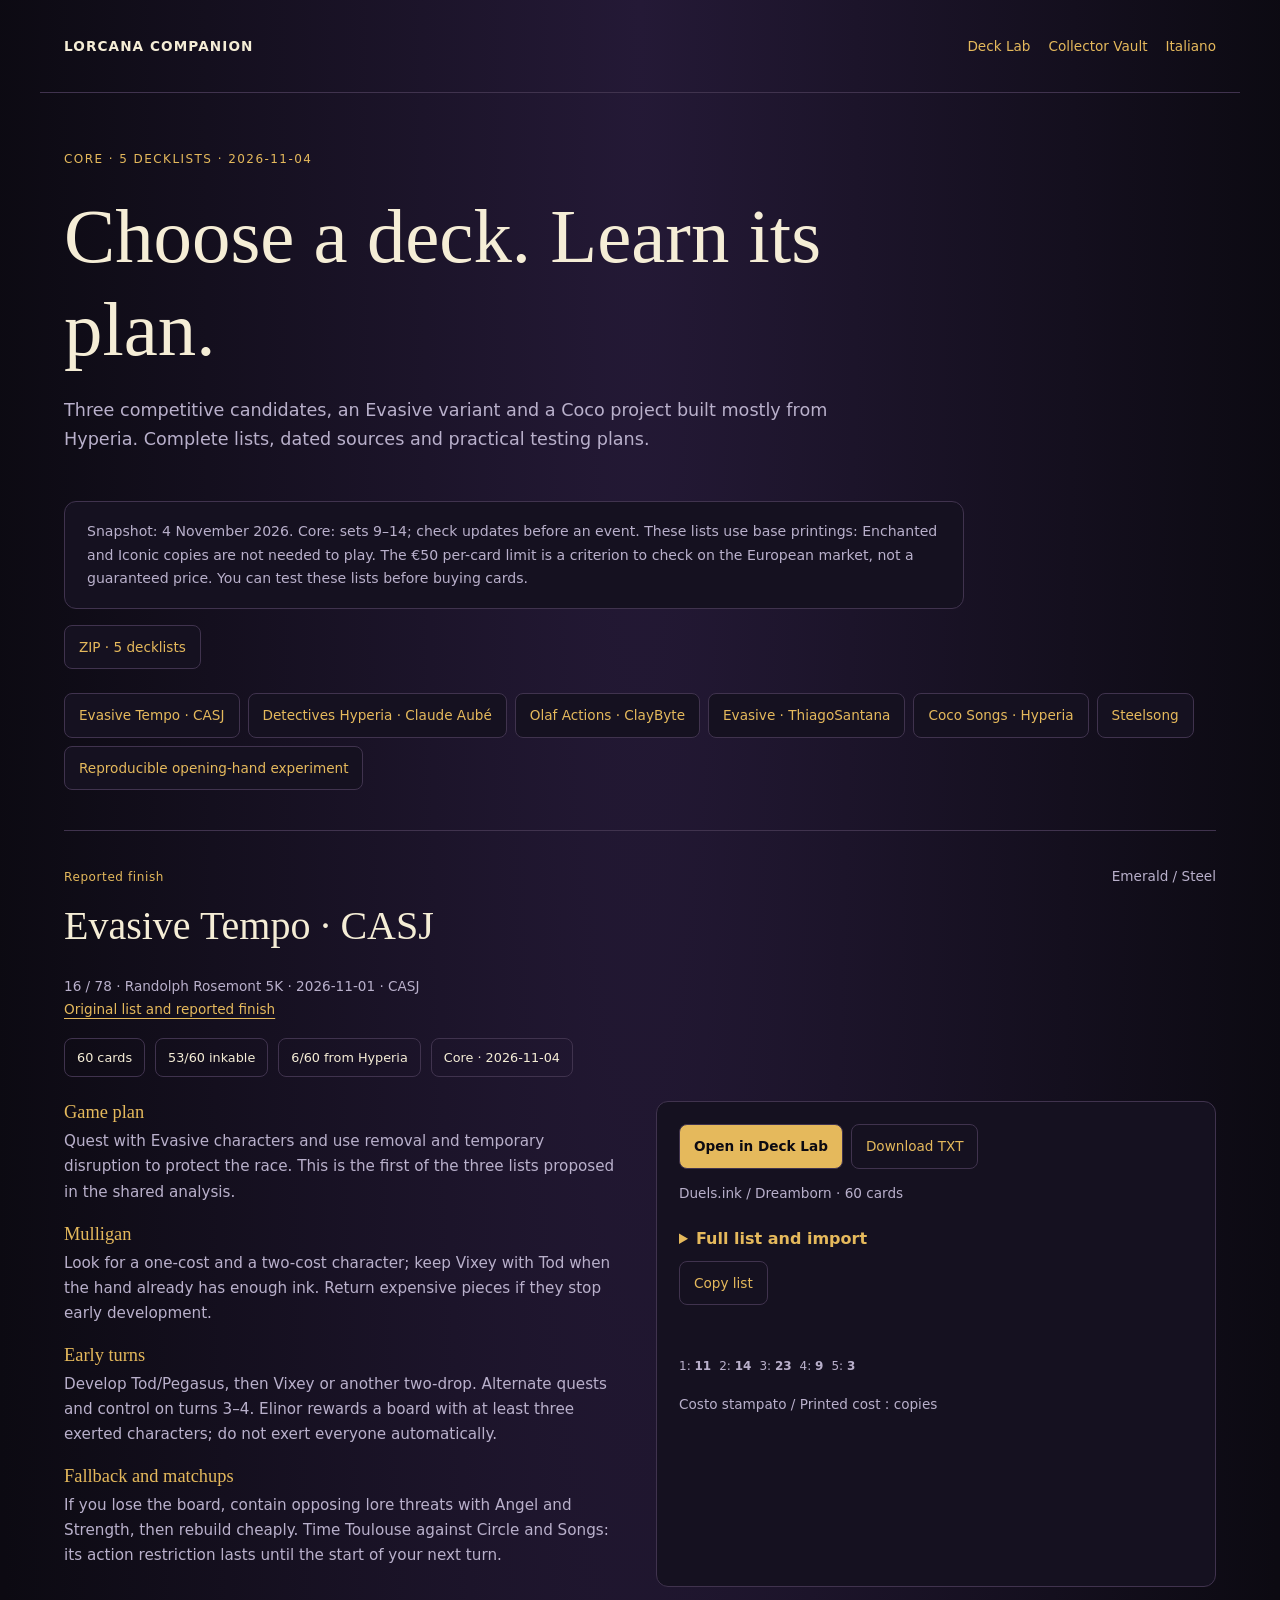
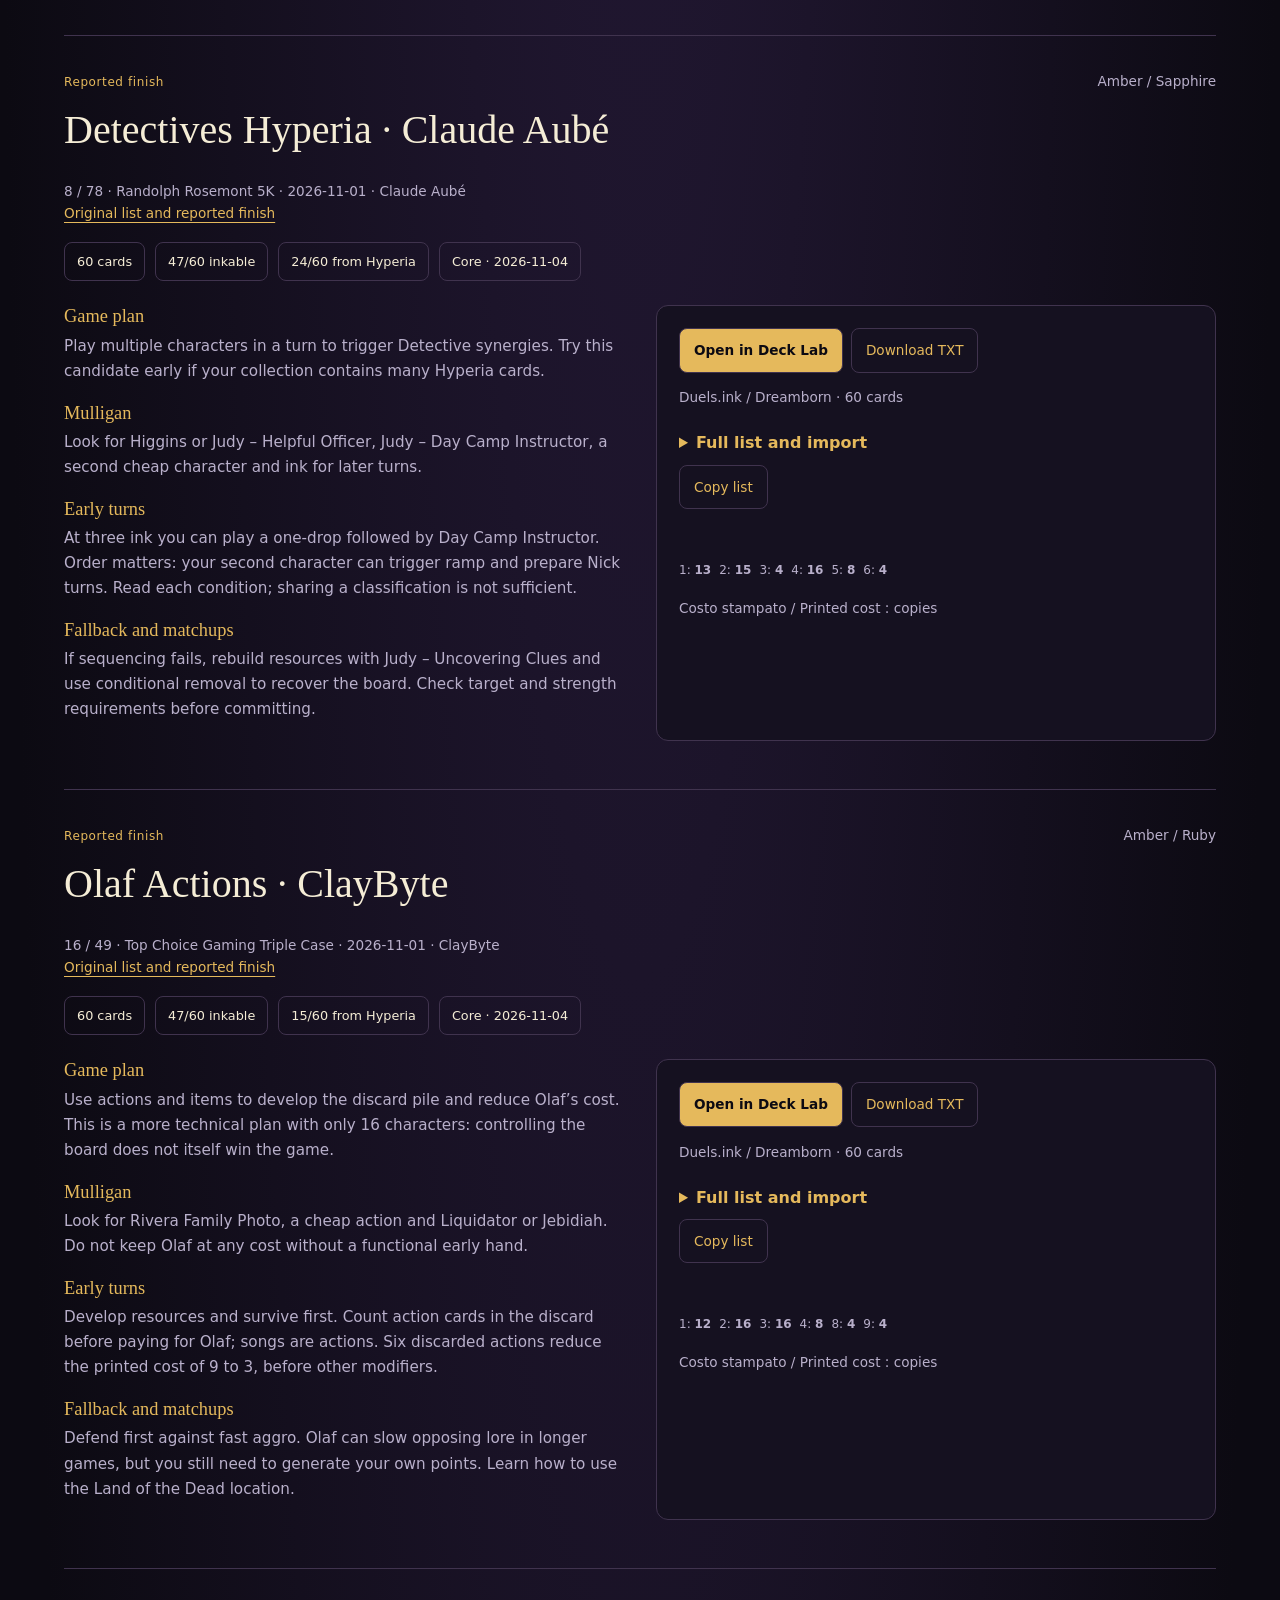
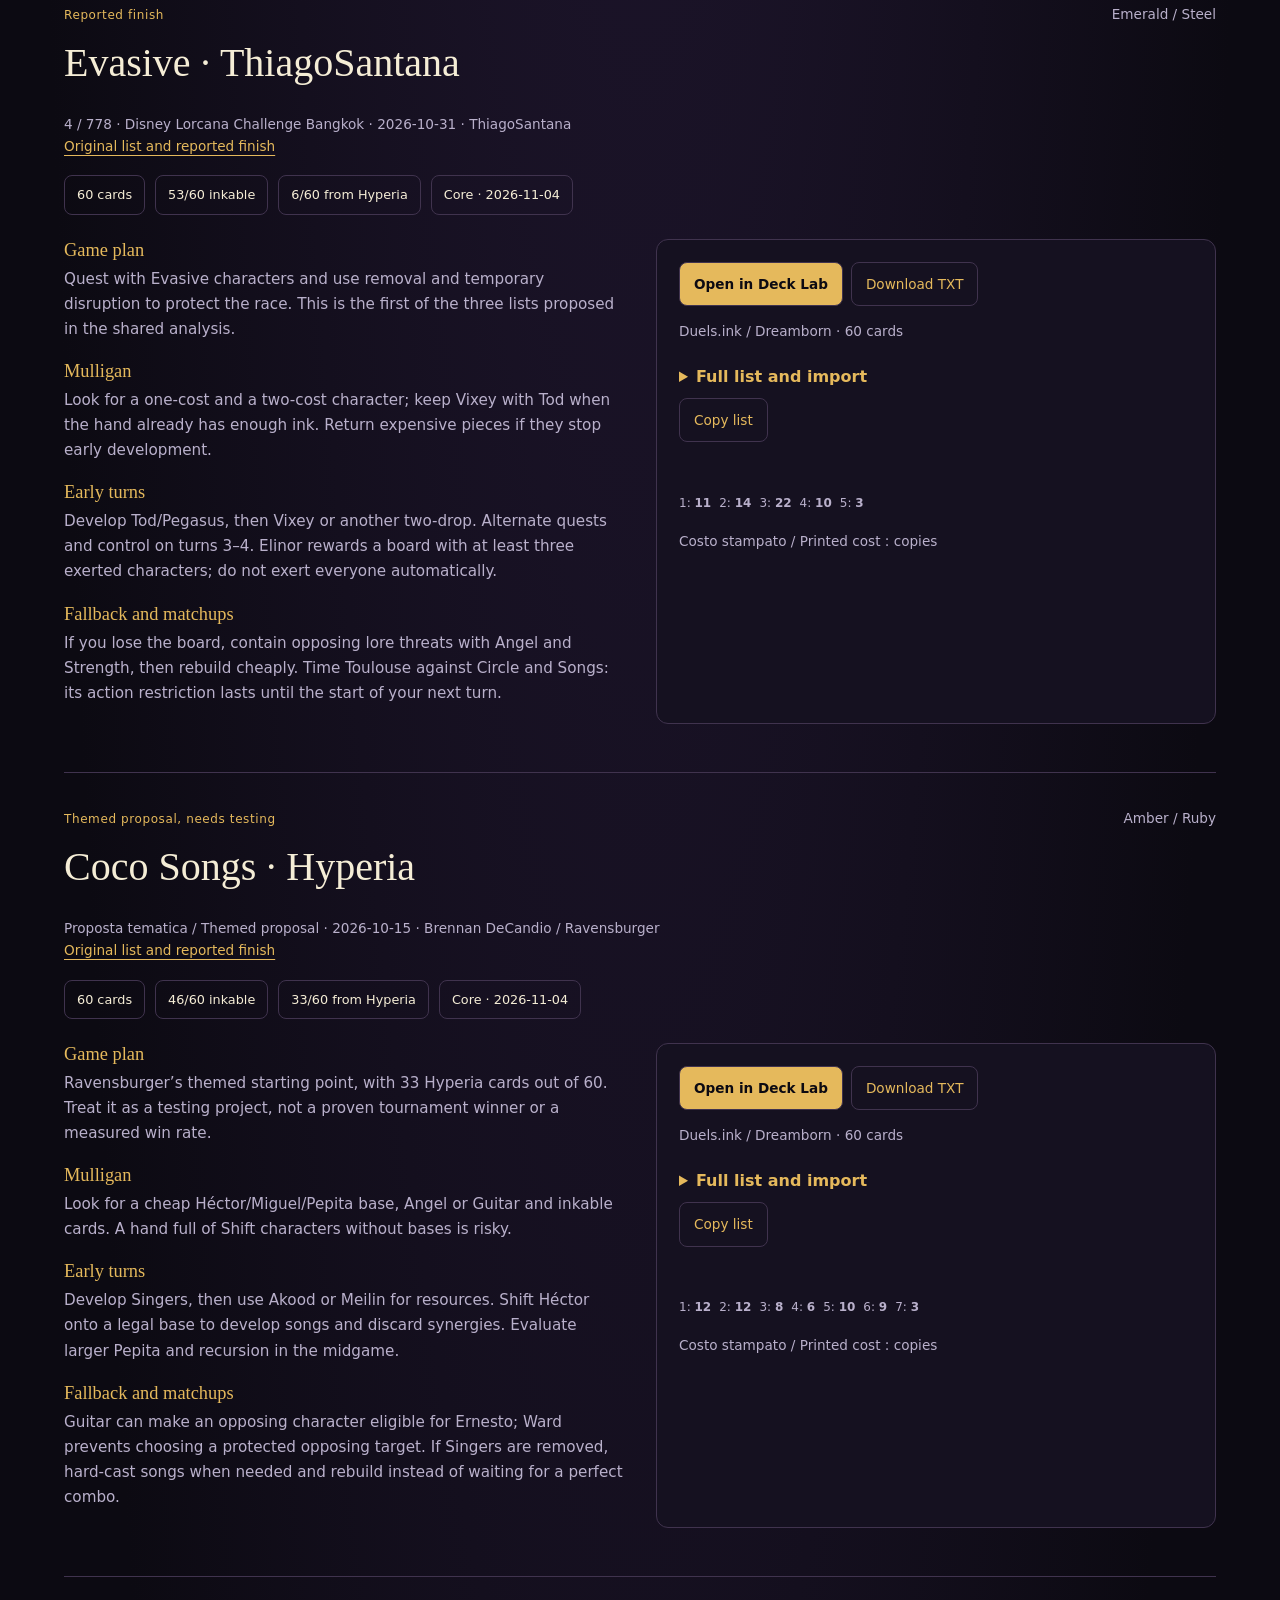
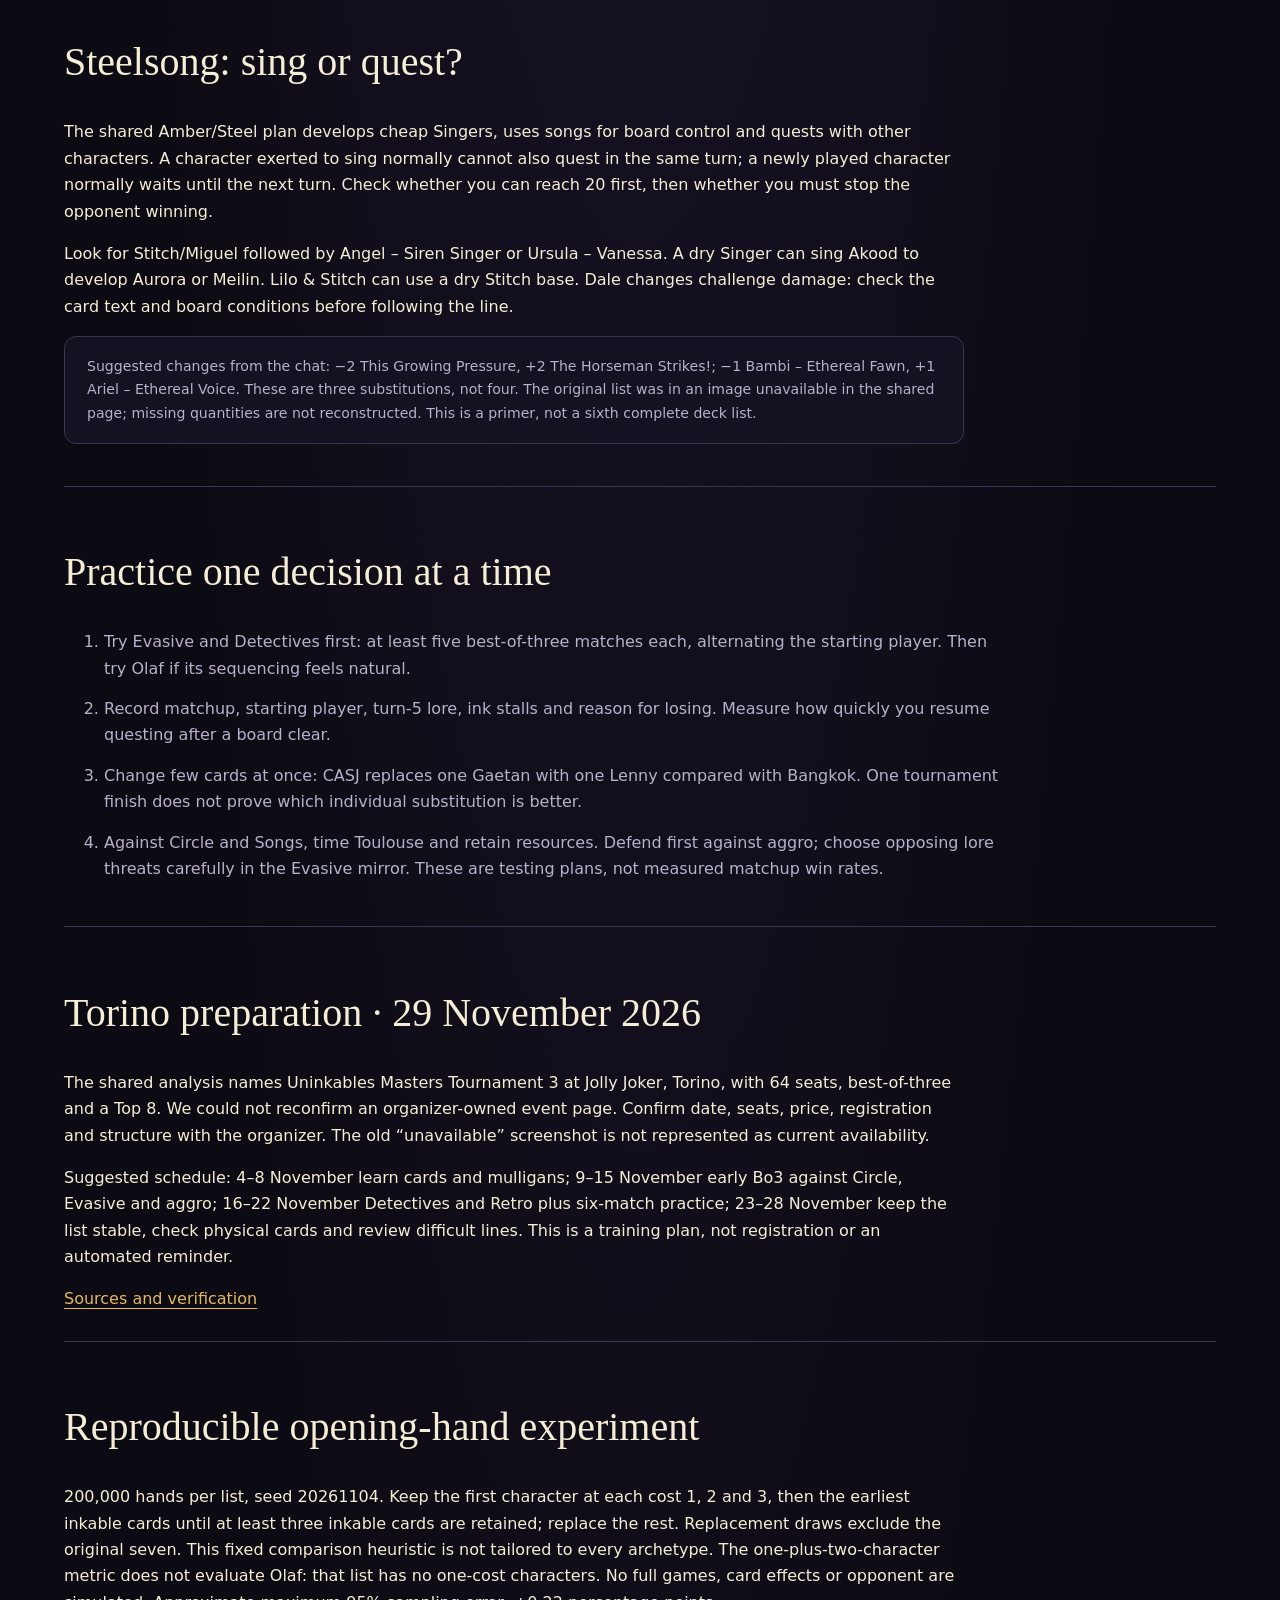
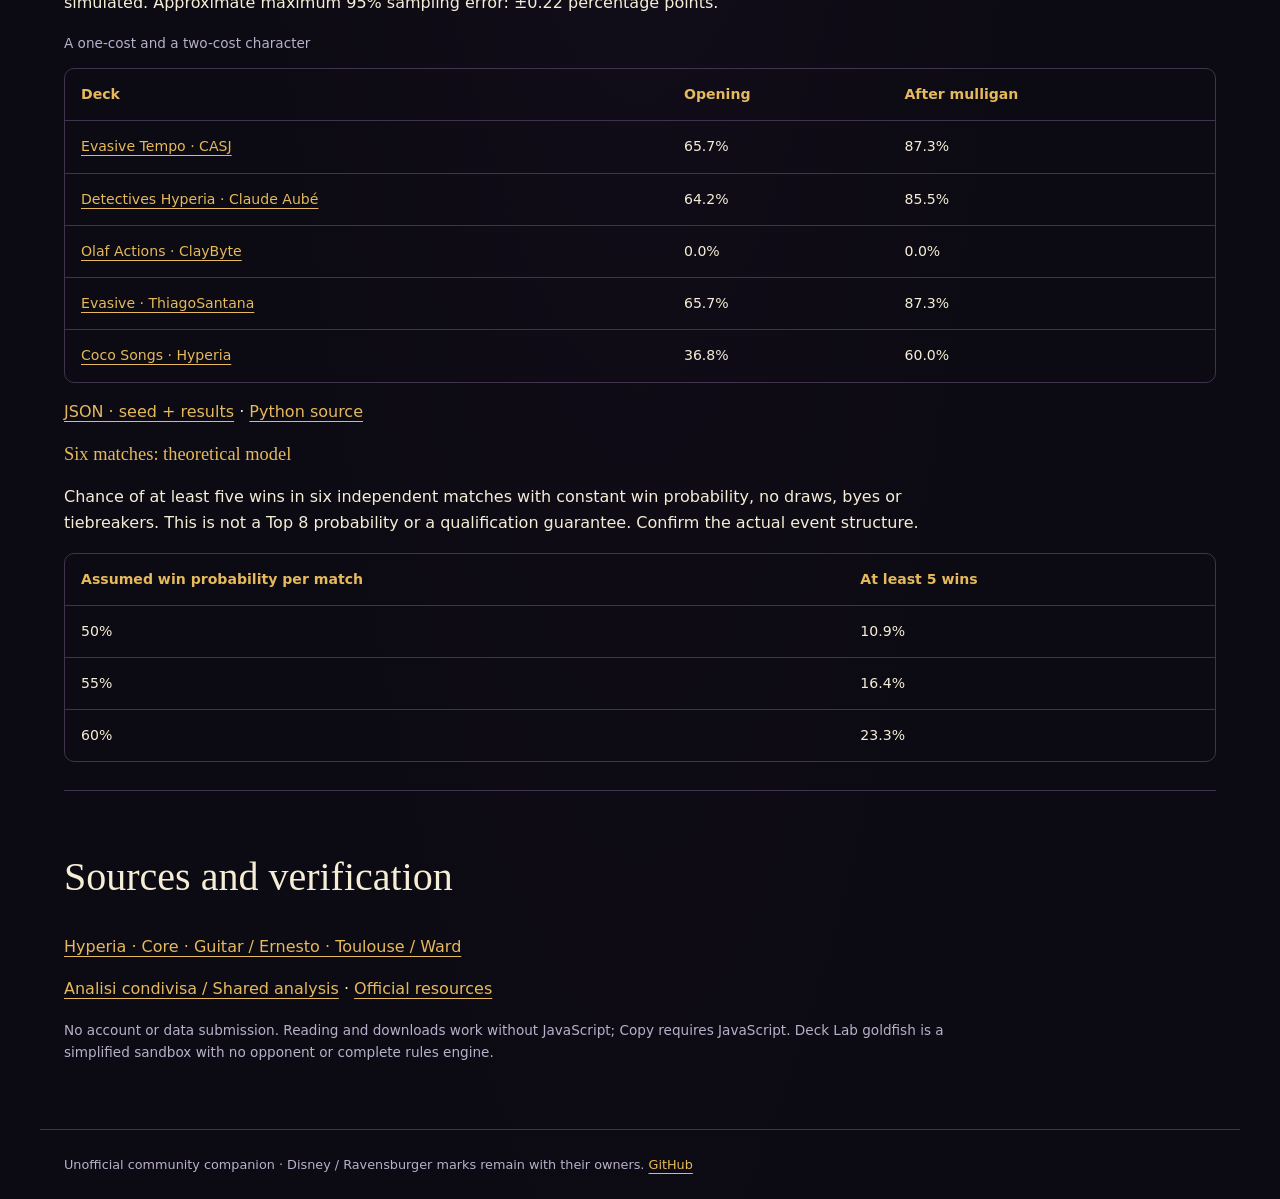
<file: tournament-decks.en.html>
<!DOCTYPE html><html lang="en"><head><meta charset="UTF-8"><meta name="viewport" content="width=device-width, initial-scale=1.0"><meta name="description" content="Three competitive candidates, an Evasive variant and a Coco project built mostly from Hyperia. Complete lists, dated sources and practical testing plans."><title>Lorcana · Tournament decks</title><style>
:root{color-scheme:dark;--bg:#0c0a12;--card:#151120;--gold:#e5b95c;--text:#f5edd6;--muted:#b9b0cb;--line:#40334e}*{box-sizing:border-box}body{margin:0;background:radial-gradient(ellipse at top,#241936,var(--bg) 650px);color:var(--text);font:16px/1.65 system-ui,-apple-system,"Segoe UI",sans-serif}a{color:var(--gold);text-underline-offset:4px}button{font:inherit;cursor:pointer}h1,h2,h3{font-family:Georgia,serif;font-weight:500;line-height:1.2}h1{font-size:clamp(2.4rem,6vw,4.8rem);max-width:850px;margin:20px 0}h2{font-size:clamp(1.7rem,4vw,2.5rem)}h3{font-size:1.15rem;color:var(--gold)}p{max-width:900px}nav,.container{max-width:1200px;margin:auto;padding:24px}nav{display:flex;flex-wrap:wrap;justify-content:space-between;gap:14px;border-bottom:1px solid var(--line)}nav>div{display:flex;gap:18px;flex-wrap:wrap}nav a{min-height:44px;display:inline-flex;align-items:center;text-decoration:none;font-size:.85rem}.brand{color:var(--text);font-weight:750;letter-spacing:.08em}header{padding:28px 0 16px}.eyebrow{font-size:.75rem;letter-spacing:.12em;text-transform:uppercase;color:var(--gold)}.intro{font-size:1.1rem;color:var(--muted);max-width:800px}.notice{padding:18px 22px;background:var(--card);border:1px solid var(--line);border-radius:12px;font-size:.88rem;color:var(--muted)}.jump{display:flex;flex-wrap:wrap;gap:8px;margin:24px 0 40px}.jump a,.btn{border:1px solid var(--line);border-radius:8px;padding:10px 14px;background:var(--card);text-decoration:none;display:inline-flex;align-items:center;min-height:44px;color:var(--gold);font-size:.85rem}.btn.primary{background:var(--gold);color:var(--bg);font-weight:650}.deck-section{padding:32px 0 48px;border-top:1px solid var(--line);scroll-margin-top:20px}.deck-heading{display:flex;justify-content:space-between;gap:20px;flex-wrap:wrap;align-items:baseline}.deck-heading h2{margin:12px 0}.status{font-size:.75rem;color:var(--gold);letter-spacing:.05em}.stats{display:flex;flex-wrap:wrap;gap:10px;margin:18px 0 24px}.stats span{padding:8px 12px;border:1px solid var(--line);border-radius:8px;font-size:.8rem}.deck-grid{display:grid;grid-template-columns:1fr 1fr;gap:32px}.plan p{font-size:.95rem;color:var(--muted);margin:6px 0 18px}.plan h3{margin:0}.list-panel{padding:22px;background:var(--card);border:1px solid var(--line);border-radius:12px;min-width:0}.list-panel summary{cursor:pointer;color:var(--gold);font-weight:600;padding:8px 0}.list-panel textarea{display:block;width:100%;height:380px;resize:vertical;padding:12px;background:var(--bg);color:var(--text);border:1px solid var(--line);border-radius:6px;font:14px/1.6 ui-monospace,Consolas,monospace;margin:10px 0}.actions{display:flex;flex-wrap:wrap;gap:8px}.copy-status{min-height:1.8em;font-size:.8rem;color:var(--muted)}.curve{display:flex;gap:8px;flex-wrap:wrap;margin:16px 0}.curve span{font-size:.75rem;color:var(--muted)}.table-scroll{overflow:auto;border:1px solid var(--line);border-radius:10px}table{border-collapse:collapse;width:100%;font-size:.88rem}td,th{padding:14px 16px;text-align:left;border-bottom:1px solid var(--line);vertical-align:top}th{color:var(--gold);font-weight:600}tr:last-child td{border:0}.prose-section{padding:28px 0;border-top:1px solid var(--line)}.prose-section li{margin:14px 0;max-width:900px;color:var(--muted)}footer{padding:30px 0;border-top:1px solid var(--line);font-size:.8rem;color:var(--muted)}:focus-visible{outline:3px solid var(--gold);outline-offset:4px}.skip{position:absolute;top:5px;left:10px;padding:10px;background:var(--text);color:var(--bg);transform:translateY(-150%)}.skip:focus{transform:none}.muted{color:var(--muted);font-size:.85rem}label{display:block;font-size:.82rem;color:var(--muted)}@media(max-width:700px){nav,.container{padding:18px}.deck-grid{grid-template-columns:1fr;gap:16px}header{padding-top:16px}.list-panel{padding:16px}.deck-section{padding:24px 0 32px}td,th{padding:12px}.intro{font-size:1rem}.notice{padding:16px}.jump{margin-bottom:24px}.deck-heading{gap:0}}@media(prefers-reduced-motion:reduce){*{scroll-behavior:auto!important}}</style></head><body><a class="skip" href="#main">Skip / Vai al contenuto</a><nav aria-label="Main navigation"><a class="brand" href="index.html">LORCANA COMPANION</a><div><a href="deck-lab.html">Deck Lab</a><a href="collector-vault.html">Collector Vault</a><a href="tournament-decks.html" lang="it">Italiano</a></div></nav><main id="main" class="container" tabindex="-1"><header><span class="eyebrow">Core · 5 decklists · 2026-11-04</span><h1>Choose a deck. Learn its plan.</h1><p class="intro">Three competitive candidates, an Evasive variant and a Coco project built mostly from Hyperia. Complete lists, dated sources and practical testing plans.</p></header><p class="notice">Snapshot: 4 November 2026. Core: sets 9–14; check updates before an event. These lists use base printings: Enchanted and Iconic copies are not needed to play. The €50 per-card limit is a criterion to check on the European market, not a guaranteed price. You can test these lists before buying cards.</p><p><a class="btn" href="decks/tournament-lists.zip" download>ZIP · 5 decklists</a></p><div class="jump"><a href="#evasive-casj">Evasive Tempo · CASJ</a><a href="#detectives-aube">Detectives Hyperia · Claude Aubé</a><a href="#olaf-claybyte">Olaf Actions · ClayByte</a><a href="#evasive-bangkok">Evasive · ThiagoSantana</a><a href="#coco-official">Coco Songs · Hyperia</a><a href="#steelsong">Steelsong</a><a href="#simulation">Reproducible opening-hand experiment</a></div><article class="deck-section" id="evasive-casj"><div class="deck-heading"><div><span class="status">Reported finish</span><h2>Evasive Tempo · CASJ</h2></div><span class="muted">Emerald / Steel</span></div><p class="muted">16 / 78 · Randolph Rosemont 5K · 2026-11-01 · CASJ<br><a href="https://inkdecks.com/lorcana-metagame/deck-green-steel-529171">Original list and reported finish</a></p><div class="stats"><span>60 cards</span><span>53/60 inkable</span><span>6/60 from Hyperia</span><span>Core · 2026-11-04</span></div><div class="deck-grid"><div class="plan"><h3>Game plan</h3><p>Quest with Evasive characters and use removal and temporary disruption to protect the race. This is the first of the three lists proposed in the shared analysis.</p><h3>Mulligan</h3><p>Look for a one-cost and a two-cost character; keep Vixey with Tod when the hand already has enough ink. Return expensive pieces if they stop early development.</p><h3>Early turns</h3><p>Develop Tod/Pegasus, then Vixey or another two-drop. Alternate quests and control on turns 3–4. Elinor rewards a board with at least three exerted characters; do not exert everyone automatically.</p><h3>Fallback and matchups</h3><p>If you lose the board, contain opposing lore threats with Angel and Strength, then rebuild cheaply. Time Toulouse against Circle and Songs: its action restriction lasts until the start of your next turn.</p></div><div class="list-panel"><div class="actions"><a class="btn primary" href="deck-lab.html?deck=evasive-casj">Open in Deck Lab</a><a class="btn" href="decks/evasive-casj.txt" download>Download TXT</a></div><p class="muted">Duels.ink / Dreamborn · 60 cards</p><details><summary>Full list and import</summary><label for="list-evasive-casj">Importable list</label><textarea readonly spellcheck="false" id="list-evasive-casj">3 Darkwing Duck - Crime Fighter
4 Pegasus - Gift for Hercules
4 Tod - All Alone
3 Flash - Efficient Clerk
3 Toulouse - Rough and Tumble
4 Ursula - Deceiver
4 White Rabbit - Late Again
4 Angela - Night Warrior
3 Francine - Eyeing the Evidence
1 Lenny - Toy Binoculars
3 Max Goof - Rebellious Teen
4 Mushu - Stealthy Dragon
4 Vixey - Forest Friend
2 Angel - Experiment 624
4 Elinor - Renowned Diplomat
3 Gaetan Moliere - Clever Burrower
3 Broadway - Sturdy and Strong
4 Strength of a Raging Fire
</textarea></details><button class="btn" type="button" data-copy="list-evasive-casj">Copy list</button><p class="copy-status" role="status" id="list-evasive-casj-status"></p><div class="curve"><span>1: <b>11</b></span><span>2: <b>14</b></span><span>3: <b>23</b></span><span>4: <b>9</b></span><span>5: <b>3</b></span></div><p class="muted">Costo stampato / Printed cost : copies</p></div></div></article><article class="deck-section" id="detectives-aube"><div class="deck-heading"><div><span class="status">Reported finish</span><h2>Detectives Hyperia · Claude Aubé</h2></div><span class="muted">Amber / Sapphire</span></div><p class="muted">8 / 78 · Randolph Rosemont 5K · 2026-11-01 · Claude Aubé<br><a href="https://inkdecks.com/lorcana-metagame/deck-i-m-on-the-case-529165">Original list and reported finish</a></p><div class="stats"><span>60 cards</span><span>47/60 inkable</span><span>24/60 from Hyperia</span><span>Core · 2026-11-04</span></div><div class="deck-grid"><div class="plan"><h3>Game plan</h3><p>Play multiple characters in a turn to trigger Detective synergies. Try this candidate early if your collection contains many Hyperia cards.</p><h3>Mulligan</h3><p>Look for Higgins or Judy – Helpful Officer, Judy – Day Camp Instructor, a second cheap character and ink for later turns.</p><h3>Early turns</h3><p>At three ink you can play a one-drop followed by Day Camp Instructor. Order matters: your second character can trigger ramp and prepare Nick turns. Read each condition; sharing a classification is not sufficient.</p><h3>Fallback and matchups</h3><p>If sequencing fails, rebuild resources with Judy – Uncovering Clues and use conditional removal to recover the board. Check target and strength requirements before committing.</p></div><div class="list-panel"><div class="actions"><a class="btn primary" href="deck-lab.html?deck=detectives-aube">Open in Deck Lab</a><a class="btn" href="decks/detectives-aube.txt" download>Download TXT</a></div><p class="muted">Duels.ink / Dreamborn · 60 cards</p><details><summary>Full list and import</summary><label for="list-detectives-aube">Importable list</label><textarea readonly spellcheck="false" id="list-detectives-aube">2 Fauna - Good-Natured Fairy
4 Higgins - Undercover Officer
4 Judy Hopps - Helpful Officer
2 Daisy Duck - Ghost Finder
1 Grandmother Willow - Ancient Advisor
2 Hamm - Piggy Bank
4 Judy Hopps - Day Camp Instructor
2 Mowgli - Man Cub
4 Nick Wilde - Providing Backup
4 Judy Hopps - On the Case
4 Elisa Maza - Hardworking Detective
4 Judy Hopps - Always Vigilant
4 Judy Hopps - Uncovering Clues
4 Nick Wilde - Toy Drive Officer
4 Fangmeyer - Icy Officer
4 Gaston - Superior Archer
4 Judy Hopps - Lead Detective
3 Besties, Assemble!
</textarea></details><button class="btn" type="button" data-copy="list-detectives-aube">Copy list</button><p class="copy-status" role="status" id="list-detectives-aube-status"></p><div class="curve"><span>1: <b>13</b></span><span>2: <b>15</b></span><span>3: <b>4</b></span><span>4: <b>16</b></span><span>5: <b>8</b></span><span>6: <b>4</b></span></div><p class="muted">Costo stampato / Printed cost : copies</p></div></div></article><article class="deck-section" id="olaf-claybyte"><div class="deck-heading"><div><span class="status">Reported finish</span><h2>Olaf Actions · ClayByte</h2></div><span class="muted">Amber / Ruby</span></div><p class="muted">16 / 49 · Top Choice Gaming Triple Case · 2026-11-01 · ClayByte<br><a href="https://inkdecks.com/lorcana-metagame/deck-look-at-this-photograph-529099">Original list and reported finish</a></p><div class="stats"><span>60 cards</span><span>47/60 inkable</span><span>15/60 from Hyperia</span><span>Core · 2026-11-04</span></div><div class="deck-grid"><div class="plan"><h3>Game plan</h3><p>Use actions and items to develop the discard pile and reduce Olaf’s cost. This is a more technical plan with only 16 characters: controlling the board does not itself win the game.</p><h3>Mulligan</h3><p>Look for Rivera Family Photo, a cheap action and Liquidator or Jebidiah. Do not keep Olaf at any cost without a functional early hand.</p><h3>Early turns</h3><p>Develop resources and survive first. Count action cards in the discard before paying for Olaf; songs are actions. Six discarded actions reduce the printed cost of 9 to 3, before other modifiers.</p><h3>Fallback and matchups</h3><p>Defend first against fast aggro. Olaf can slow opposing lore in longer games, but you still need to generate your own points. Learn how to use the Land of the Dead location.</p></div><div class="list-panel"><div class="actions"><a class="btn primary" href="deck-lab.html?deck=olaf-claybyte">Open in Deck Lab</a><a class="btn" href="decks/olaf-claybyte.txt" download>Download TXT</a></div><p class="muted">Duels.ink / Dreamborn · 60 cards</p><details><summary>Full list and import</summary><label for="list-olaf-claybyte">Importable list</label><textarea readonly spellcheck="false" id="list-olaf-claybyte">2 Hercules - Young Rescuer
3 Jebidiah Farnsworth - Cookie
4 Liquidator - Iced Over
3 Roller Bob - Sid&#x27;s Toy
4 Olaf - Snowman of Action
4 Rivera Family Photo
4 The Torn Corner
4 Dangerous Plan
4 Inner Strength
3 Intimidation Tactics
4 Firefly Swarm
3 The Horseman Strikes!
4 Red Alert
4 Raging Storm
4 Della&#x27;s Moon Lullaby
2 Or Rewrite History!
4 Land of the Dead - Marigold Bridge
</textarea></details><button class="btn" type="button" data-copy="list-olaf-claybyte">Copy list</button><p class="copy-status" role="status" id="list-olaf-claybyte-status"></p><div class="curve"><span>1: <b>12</b></span><span>2: <b>16</b></span><span>3: <b>16</b></span><span>4: <b>8</b></span><span>8: <b>4</b></span><span>9: <b>4</b></span></div><p class="muted">Costo stampato / Printed cost : copies</p></div></div></article><article class="deck-section" id="evasive-bangkok"><div class="deck-heading"><div><span class="status">Reported finish</span><h2>Evasive · ThiagoSantana</h2></div><span class="muted">Emerald / Steel</span></div><p class="muted">4 / 778 · Disney Lorcana Challenge Bangkok · 2026-10-31 · ThiagoSantana<br><a href="https://inkdecks.com/lorcana-metagame/deck-gs-528029">Original list and reported finish</a></p><div class="stats"><span>60 cards</span><span>53/60 inkable</span><span>6/60 from Hyperia</span><span>Core · 2026-11-04</span></div><div class="deck-grid"><div class="plan"><h3>Game plan</h3><p>Quest with Evasive characters and use removal and temporary disruption to protect the race. This is the first of the three lists proposed in the shared analysis.</p><h3>Mulligan</h3><p>Look for a one-cost and a two-cost character; keep Vixey with Tod when the hand already has enough ink. Return expensive pieces if they stop early development.</p><h3>Early turns</h3><p>Develop Tod/Pegasus, then Vixey or another two-drop. Alternate quests and control on turns 3–4. Elinor rewards a board with at least three exerted characters; do not exert everyone automatically.</p><h3>Fallback and matchups</h3><p>If you lose the board, contain opposing lore threats with Angel and Strength, then rebuild cheaply. Time Toulouse against Circle and Songs: its action restriction lasts until the start of your next turn.</p></div><div class="list-panel"><div class="actions"><a class="btn primary" href="deck-lab.html?deck=evasive-bangkok">Open in Deck Lab</a><a class="btn" href="decks/evasive-bangkok.txt" download>Download TXT</a></div><p class="muted">Duels.ink / Dreamborn · 60 cards</p><details><summary>Full list and import</summary><label for="list-evasive-bangkok">Importable list</label><textarea readonly spellcheck="false" id="list-evasive-bangkok">3 Darkwing Duck - Crime Fighter
4 Pegasus - Gift for Hercules
4 Tod - All Alone
3 Flash - Efficient Clerk
3 Toulouse - Rough and Tumble
4 Ursula - Deceiver
4 White Rabbit - Late Again
4 Angela - Night Warrior
3 Francine - Eyeing the Evidence
3 Max Goof - Rebellious Teen
4 Mushu - Stealthy Dragon
4 Vixey - Forest Friend
4 Strength of a Raging Fire
2 Angel - Experiment 624
4 Elinor - Renowned Diplomat
4 Gaetan Moliere - Clever Burrower
3 Broadway - Sturdy and Strong
</textarea></details><button class="btn" type="button" data-copy="list-evasive-bangkok">Copy list</button><p class="copy-status" role="status" id="list-evasive-bangkok-status"></p><div class="curve"><span>1: <b>11</b></span><span>2: <b>14</b></span><span>3: <b>22</b></span><span>4: <b>10</b></span><span>5: <b>3</b></span></div><p class="muted">Costo stampato / Printed cost : copies</p></div></div></article><article class="deck-section" id="coco-official"><div class="deck-heading"><div><span class="status">Themed proposal, needs testing</span><h2>Coco Songs · Hyperia</h2></div><span class="muted">Amber / Ruby</span></div><p class="muted">Proposta tematica / Themed proposal · 2026-10-15 · Brennan DeCandio / Ravensburger<br><a href="https://disneylorcana.com/en/news/2026/10/hyperia-city-coco-themed-deck/">Original list and reported finish</a></p><div class="stats"><span>60 cards</span><span>46/60 inkable</span><span>33/60 from Hyperia</span><span>Core · 2026-11-04</span></div><div class="deck-grid"><div class="plan"><h3>Game plan</h3><p>Ravensburger’s themed starting point, with 33 Hyperia cards out of 60. Treat it as a testing project, not a proven tournament winner or a measured win rate.</p><h3>Mulligan</h3><p>Look for a cheap Héctor/Miguel/Pepita base, Angel or Guitar and inkable cards. A hand full of Shift characters without bases is risky.</p><h3>Early turns</h3><p>Develop Singers, then use Akood or Meilin for resources. Shift Héctor onto a legal base to develop songs and discard synergies. Evaluate larger Pepita and recursion in the midgame.</p><h3>Fallback and matchups</h3><p>Guitar can make an opposing character eligible for Ernesto; Ward prevents choosing a protected opposing target. If Singers are removed, hard-cast songs when needed and rebuild instead of waiting for a perfect combo.</p></div><div class="list-panel"><div class="actions"><a class="btn primary" href="deck-lab.html?deck=coco-official">Open in Deck Lab</a><a class="btn" href="decks/coco-official.txt" download>Download TXT</a></div><p class="muted">Duels.ink / Dreamborn · 60 cards</p><details><summary>Full list and import</summary><label for="list-coco-official">Importable list</label><textarea readonly spellcheck="false" id="list-coco-official">4 Héctor Rivera - Street Musician
4 Miguel Rivera - Street Musician
4 Pepita - Sweet Kitty
3 Héctor Rivera - Gone to Pieces
2 Miguel Rivera - Accomplished Musician
4 Pepita - Imelda&#x27;s Right Hand
3 Ernesto de la Cruz - Ruthless Musician
4 Héctor Rivera - Worldwide Sensation
2 Remember Me
3 Ancestral Guitar
4 Meilin Lee - Losing Control
3 Red Moon Ritual
1 Hercules - Young Rescuer
4 Angel - Siren Singer
4 Akood et Emuti
4 Grab Your Bow
3 Ariel - Ethereal Voice
4 Della&#x27;s Moon Lullaby
</textarea></details><button class="btn" type="button" data-copy="list-coco-official">Copy list</button><p class="copy-status" role="status" id="list-coco-official-status"></p><div class="curve"><span>1: <b>12</b></span><span>2: <b>12</b></span><span>3: <b>8</b></span><span>4: <b>6</b></span><span>5: <b>10</b></span><span>6: <b>9</b></span><span>7: <b>3</b></span></div><p class="muted">Costo stampato / Printed cost : copies</p></div></div></article><section class="prose-section" id="steelsong"><h2>Steelsong: sing or quest?</h2><p>The shared Amber/Steel plan develops cheap Singers, uses songs for board control and quests with other characters. A character exerted to sing normally cannot also quest in the same turn; a newly played character normally waits until the next turn. Check whether you can reach 20 first, then whether you must stop the opponent winning.</p><p>Look for Stitch/Miguel followed by Angel – Siren Singer or Ursula – Vanessa. A dry Singer can sing Akood to develop Aurora or Meilin. Lilo & Stitch can use a dry Stitch base. Dale changes challenge damage: check the card text and board conditions before following the line.</p><p class="notice">Suggested changes from the chat: −2 This Growing Pressure, +2 The Horseman Strikes!; −1 Bambi – Ethereal Fawn, +1 Ariel – Ethereal Voice. These are three substitutions, not four. The original list was in an image unavailable in the shared page; missing quantities are not reconstructed. This is a primer, not a sixth complete deck list.</p></section><section class="prose-section" id="practice"><h2>Practice one decision at a time</h2><ol><li>Try Evasive and Detectives first: at least five best-of-three matches each, alternating the starting player. Then try Olaf if its sequencing feels natural.</li><li>Record matchup, starting player, turn-5 lore, ink stalls and reason for losing. Measure how quickly you resume questing after a board clear.</li><li>Change few cards at once: CASJ replaces one Gaetan with one Lenny compared with Bangkok. One tournament finish does not prove which individual substitution is better.</li><li>Against Circle and Songs, time Toulouse and retain resources. Defend first against aggro; choose opposing lore threats carefully in the Evasive mirror. These are testing plans, not measured matchup win rates.</li></ol></section><section class="prose-section" id="torino"><h2>Torino preparation · 29 November 2026</h2><p>The shared analysis names Uninkables Masters Tournament 3 at Jolly Joker, Torino, with 64 seats, best-of-three and a Top 8. We could not reconfirm an organizer-owned event page. Confirm date, seats, price, registration and structure with the organizer. The old “unavailable” screenshot is not represented as current availability.</p><p>Suggested schedule: 4–8 November learn cards and mulligans; 9–15 November early Bo3 against Circle, Evasive and aggro; 16–22 November Detectives and Retro plus six-match practice; 23–28 November keep the list stable, check physical cards and review difficult lines. This is a training plan, not registration or an automated reminder.</p><a href="https://github.com/MRJonam91/disney-lorcana-companion/blob/master/docs/research/torino-tournament-context.md">Sources and verification</a></section><section class="prose-section" id="simulation"><h2>Reproducible opening-hand experiment</h2><p>200,000 hands per list, seed 20261104. Keep the first character at each cost 1, 2 and 3, then the earliest inkable cards until at least three inkable cards are retained; replace the rest. Replacement draws exclude the original seven. This fixed comparison heuristic is not tailored to every archetype. The one-plus-two-character metric does not evaluate Olaf: that list has no one-cost characters. No full games, card effects or opponent are simulated. Approximate maximum 95% sampling error: ±0.22 percentage points.</p><p class="muted">A one-cost and a two-cost character</p><div class="table-scroll" tabindex="0" role="region" aria-label="Opening hand experiment"><table><thead><tr><th>Deck</th><th>Opening</th><th>After mulligan</th></tr></thead><tbody><tr><td><a href="#evasive-casj">Evasive Tempo · CASJ</a></td><td>65.7%</td><td>87.3%</td></tr><tr><td><a href="#detectives-aube">Detectives Hyperia · Claude Aubé</a></td><td>64.2%</td><td>85.5%</td></tr><tr><td><a href="#olaf-claybyte">Olaf Actions · ClayByte</a></td><td>0.0%</td><td>0.0%</td></tr><tr><td><a href="#evasive-bangkok">Evasive · ThiagoSantana</a></td><td>65.7%</td><td>87.3%</td></tr><tr><td><a href="#coco-official">Coco Songs · Hyperia</a></td><td>36.8%</td><td>60.0%</td></tr></tbody></table></div><p><a href="data/tournament-simulations.json" download>JSON · seed + results</a> · <a href="https://github.com/MRJonam91/disney-lorcana-companion/blob/master/tools/deck_catalog.py">Python source</a></p><h3>Six matches: theoretical model</h3><p>Chance of at least five wins in six independent matches with constant win probability, no draws, byes or tiebreakers. This is not a Top 8 probability or a qualification guarantee. Confirm the actual event structure.</p><div class="table-scroll" tabindex="0" role="region" aria-label="Theoretical six-match model"><table><thead><tr><th>Assumed win probability per match</th><th>At least 5 wins</th></tr></thead><tbody><tr><td>50%</td><td>10.9%</td></tr><tr><td>55%</td><td>16.4%</td></tr><tr><td>60%</td><td>23.3%</td></tr></tbody></table></div></section><section class="prose-section"><h2>Sources and verification</h2><p><a href="https://github.com/MRJonam91/disney-lorcana-companion/blob/master/docs/research/hyperia-card-verification.md">Hyperia · Core · Guitar / Ernesto · Toulouse / Ward</a></p><p><a href="https://chatgpt.com/share/6aebb14d-2114-83eb-a12d-333586112e50">Analisi condivisa / Shared analysis</a> · <a href="https://disneylorcana.com/en/resources/">Official resources</a></p><p class="muted">No account or data submission. Reading and downloads work without JavaScript; Copy requires JavaScript. Deck Lab goldfish is a simplified sandbox with no opponent or complete rules engine.</p></section></main><footer class="container">Unofficial community companion · Disney / Ravensburger marks remain with their owners. <a href="https://github.com/MRJonam91/disney-lorcana-companion">GitHub</a></footer><script>document.querySelectorAll('[data-copy]').forEach(button=>button.addEventListener('click',async()=>{const text=document.getElementById(button.dataset.copy);const status=document.getElementById(button.dataset.copy+'-status');try{await navigator.clipboard.writeText(text.value);status.textContent=document.documentElement.lang==='it'?'Lista copiata':'List copied';}catch{text.closest('details').open=true;text.focus();text.select();status.textContent=document.documentElement.lang==='it'?'Testo selezionato: usa Ctrl+C o il menu Copia.':'Text selected: use Ctrl+C or the Copy menu.';}}));</script></body></html>
</file>
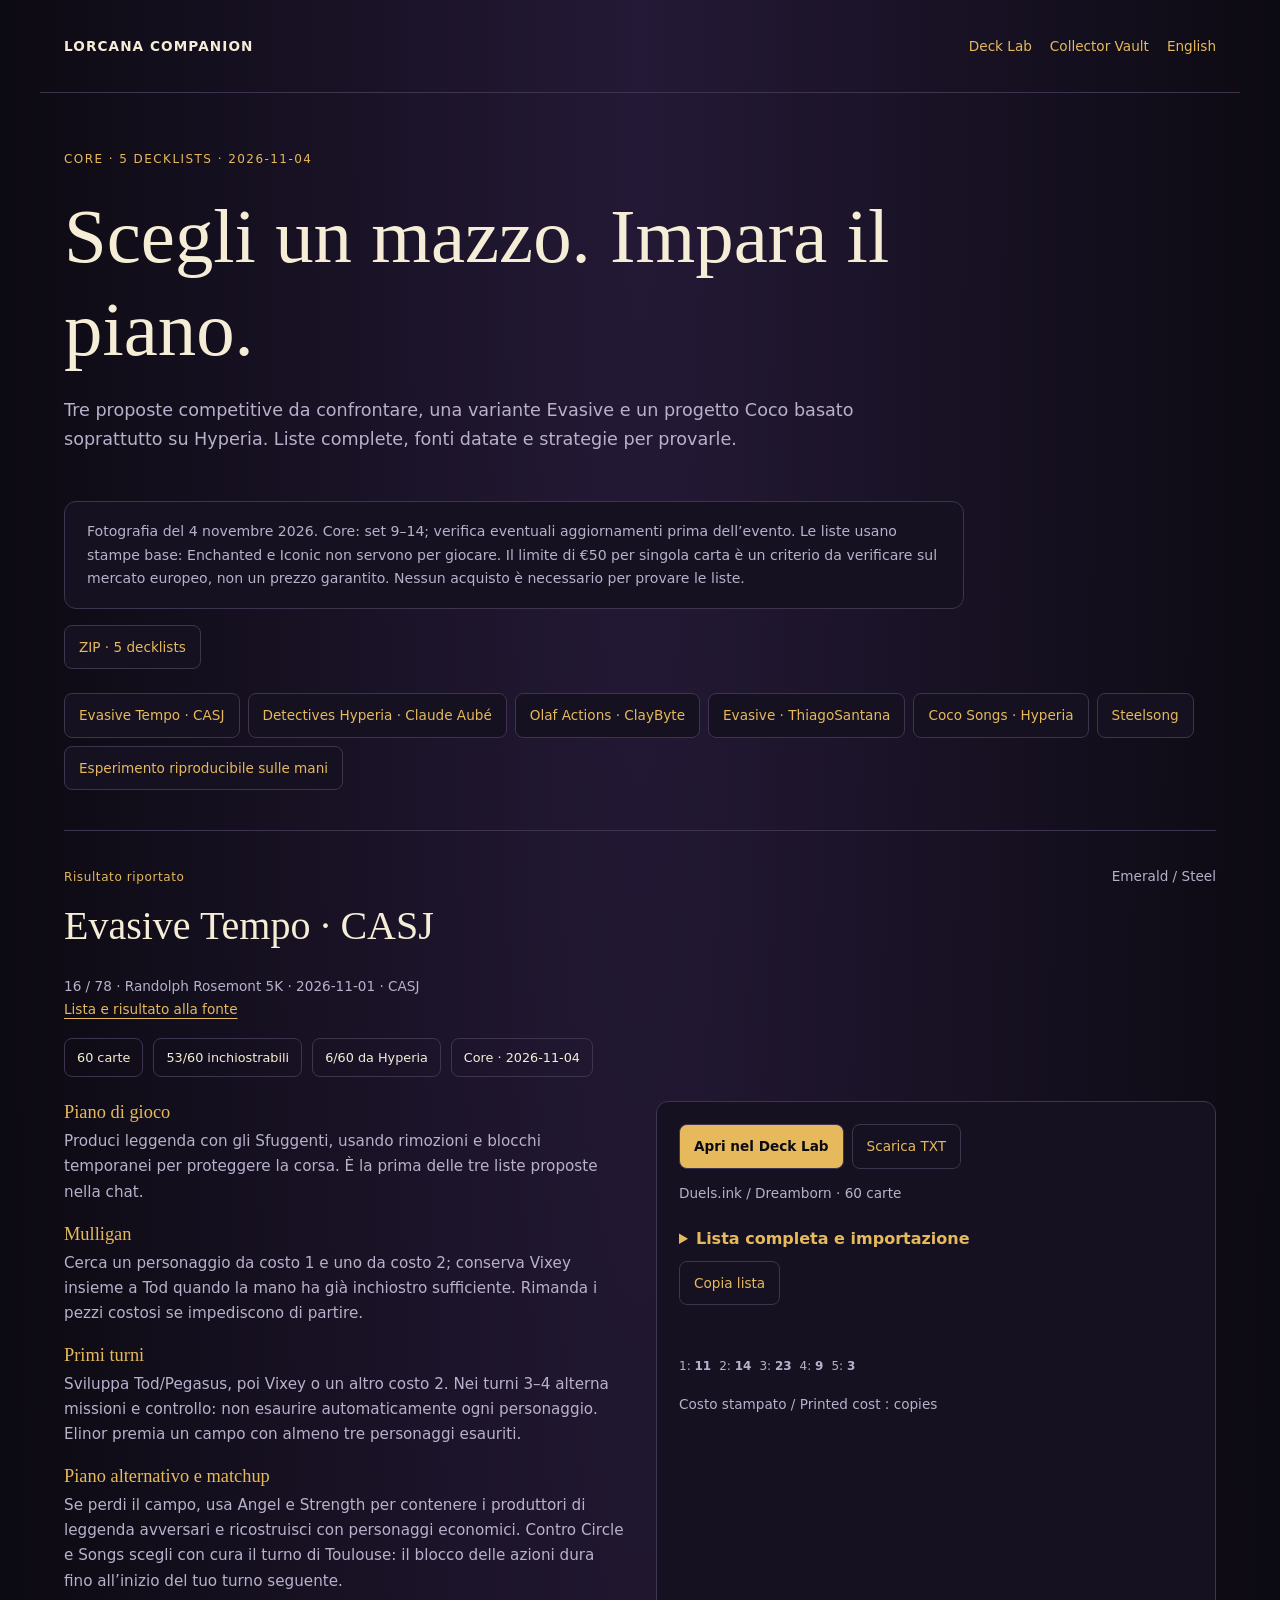
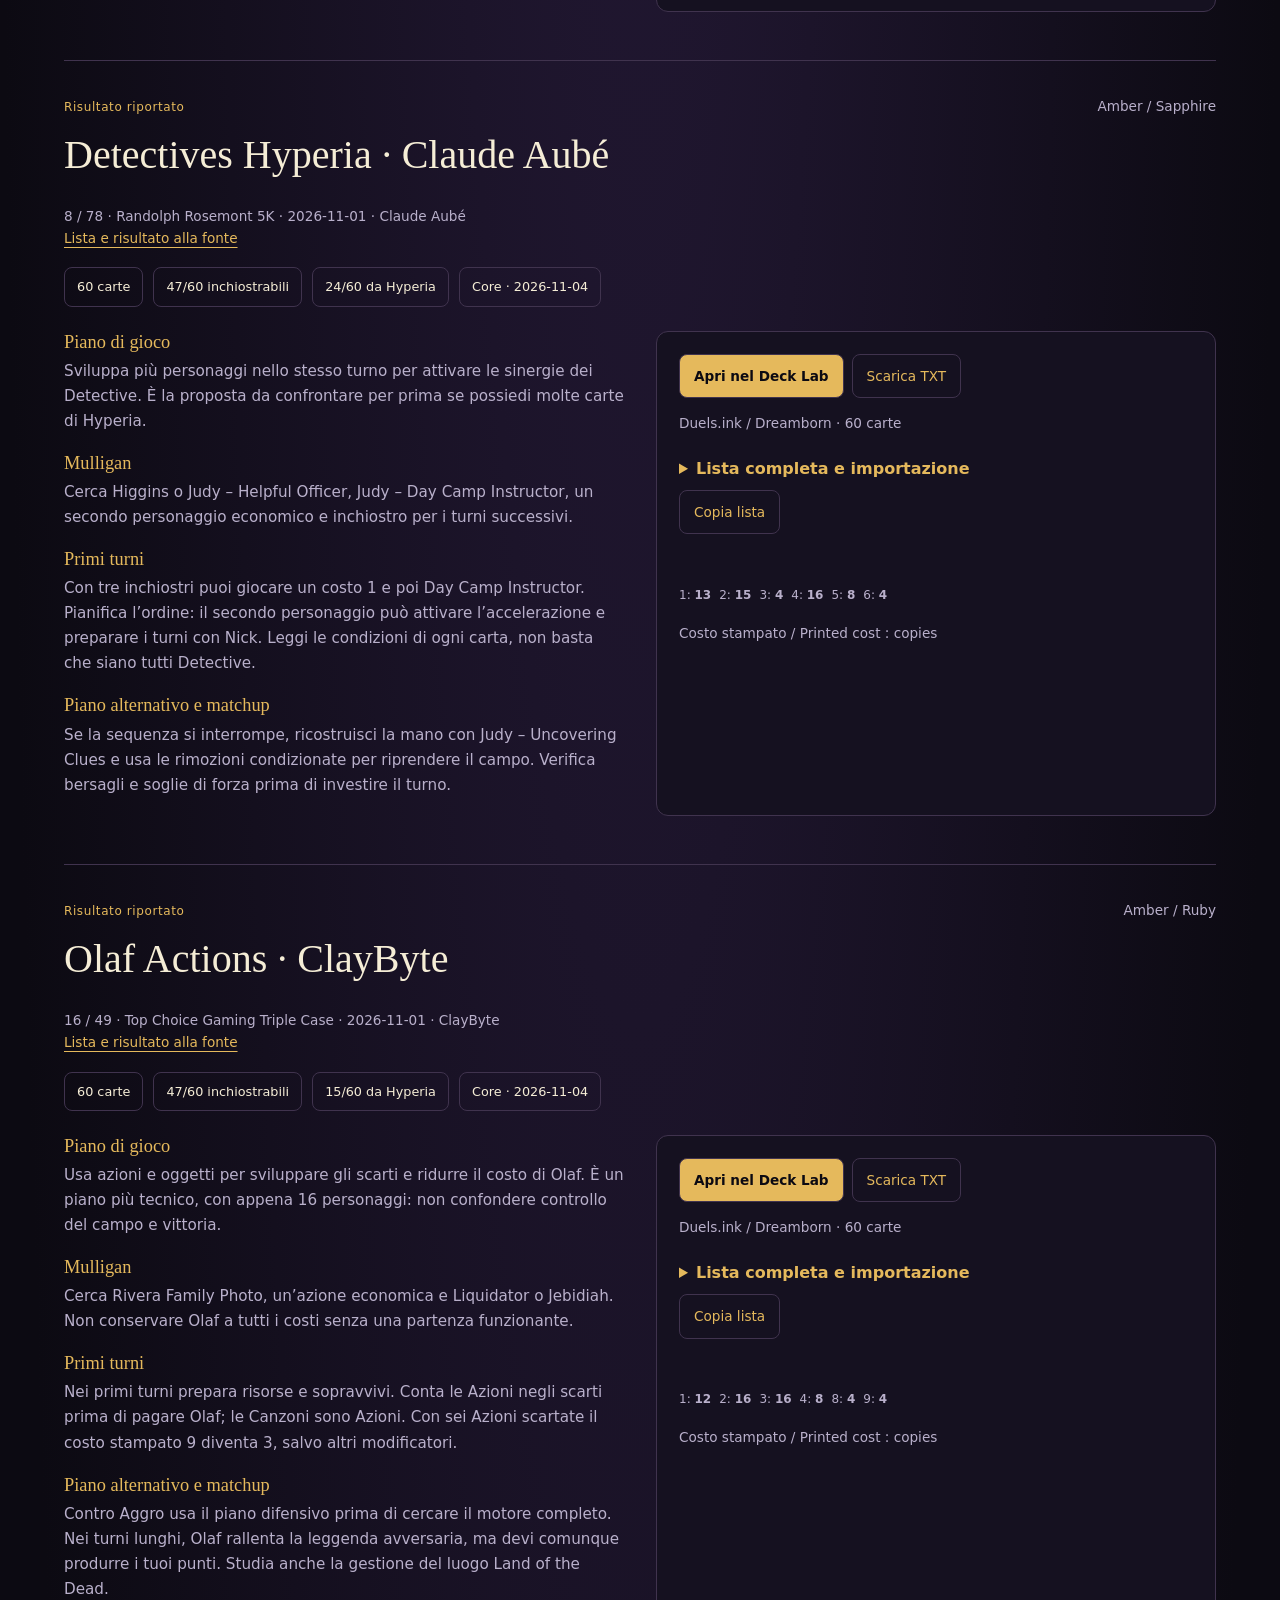
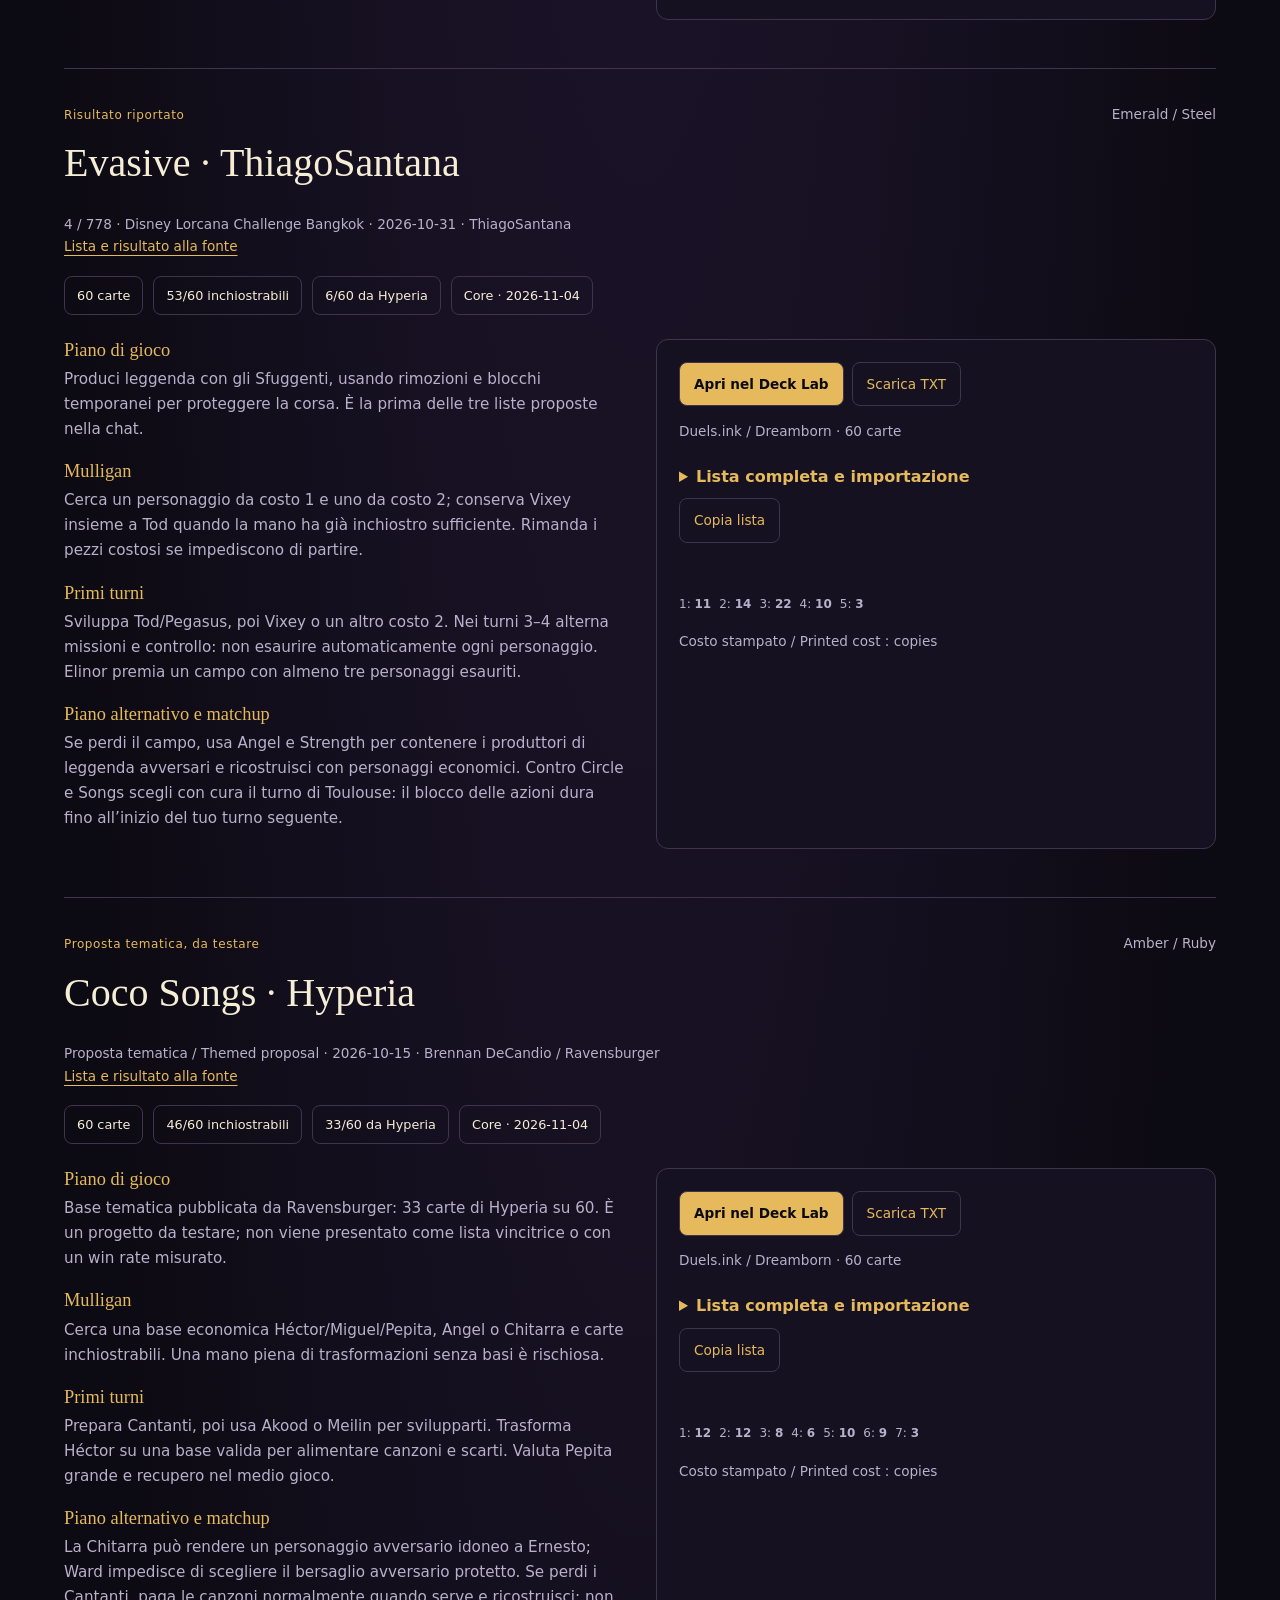
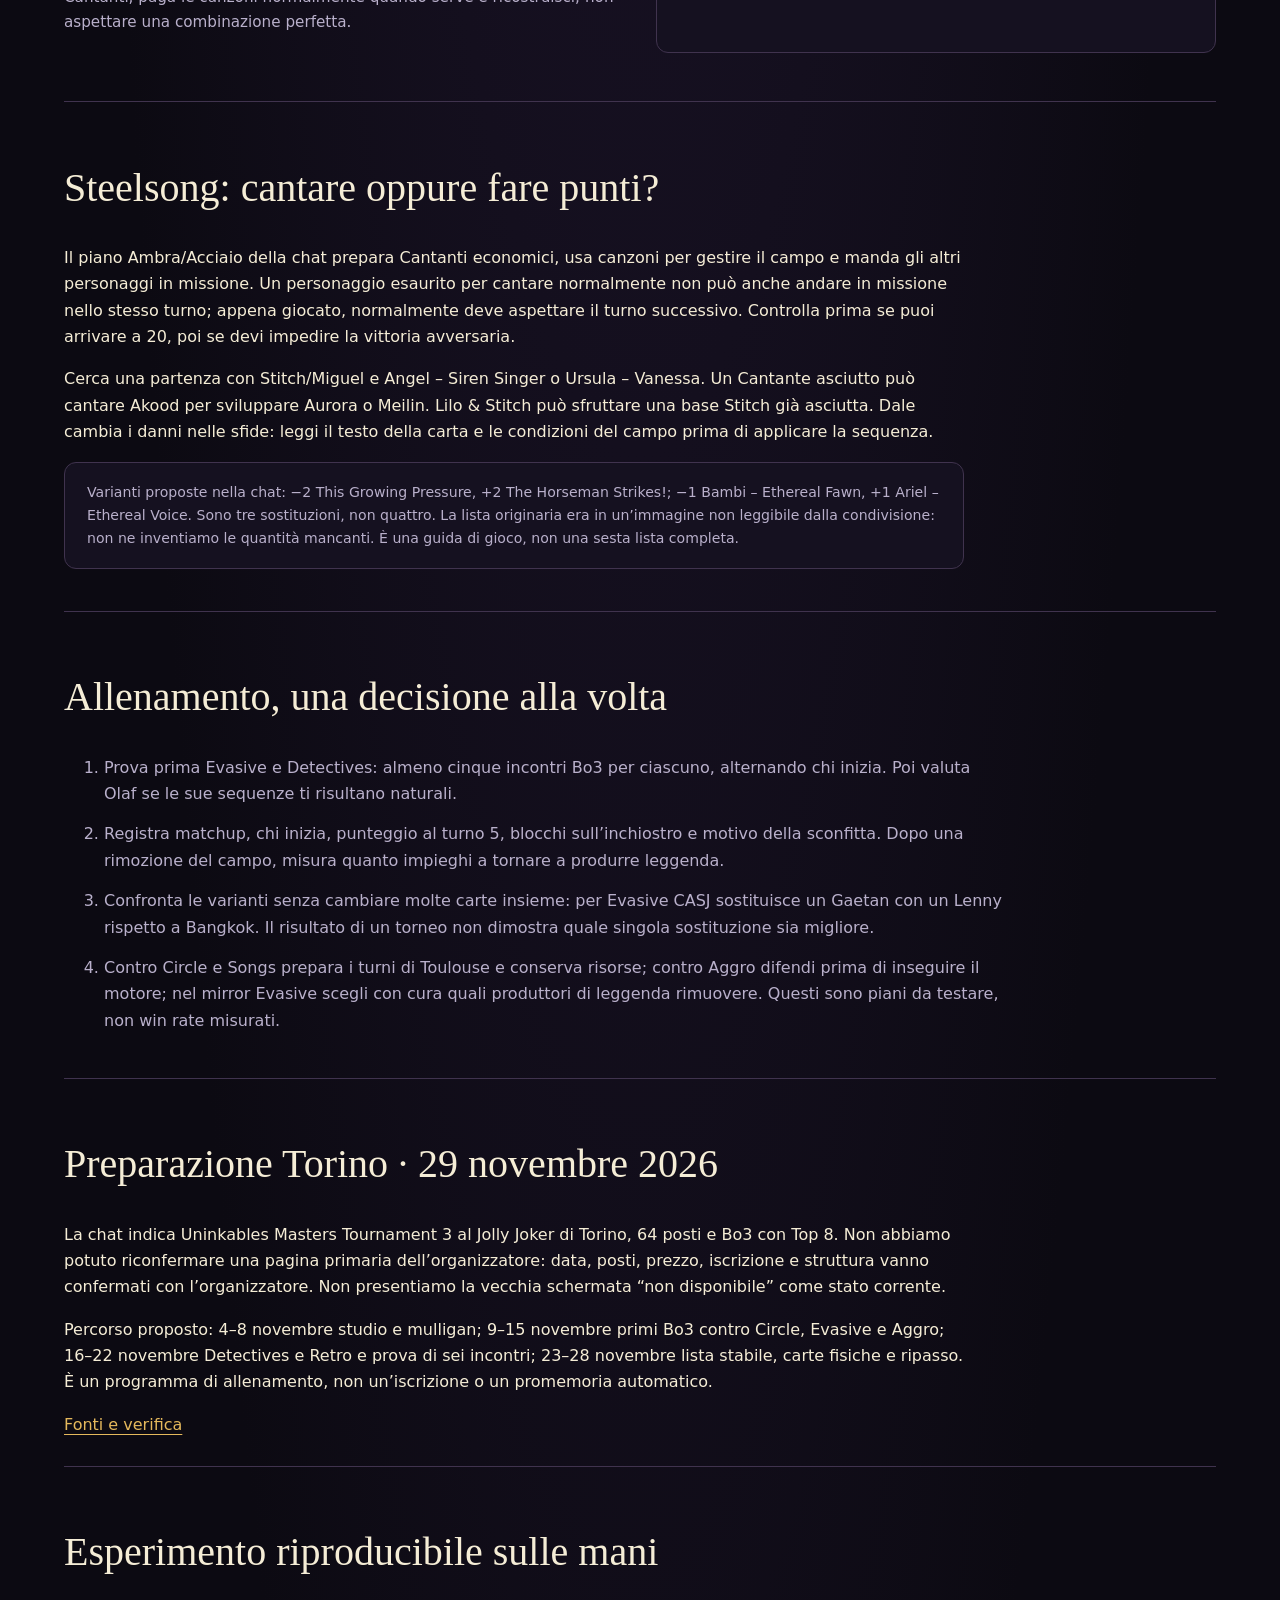
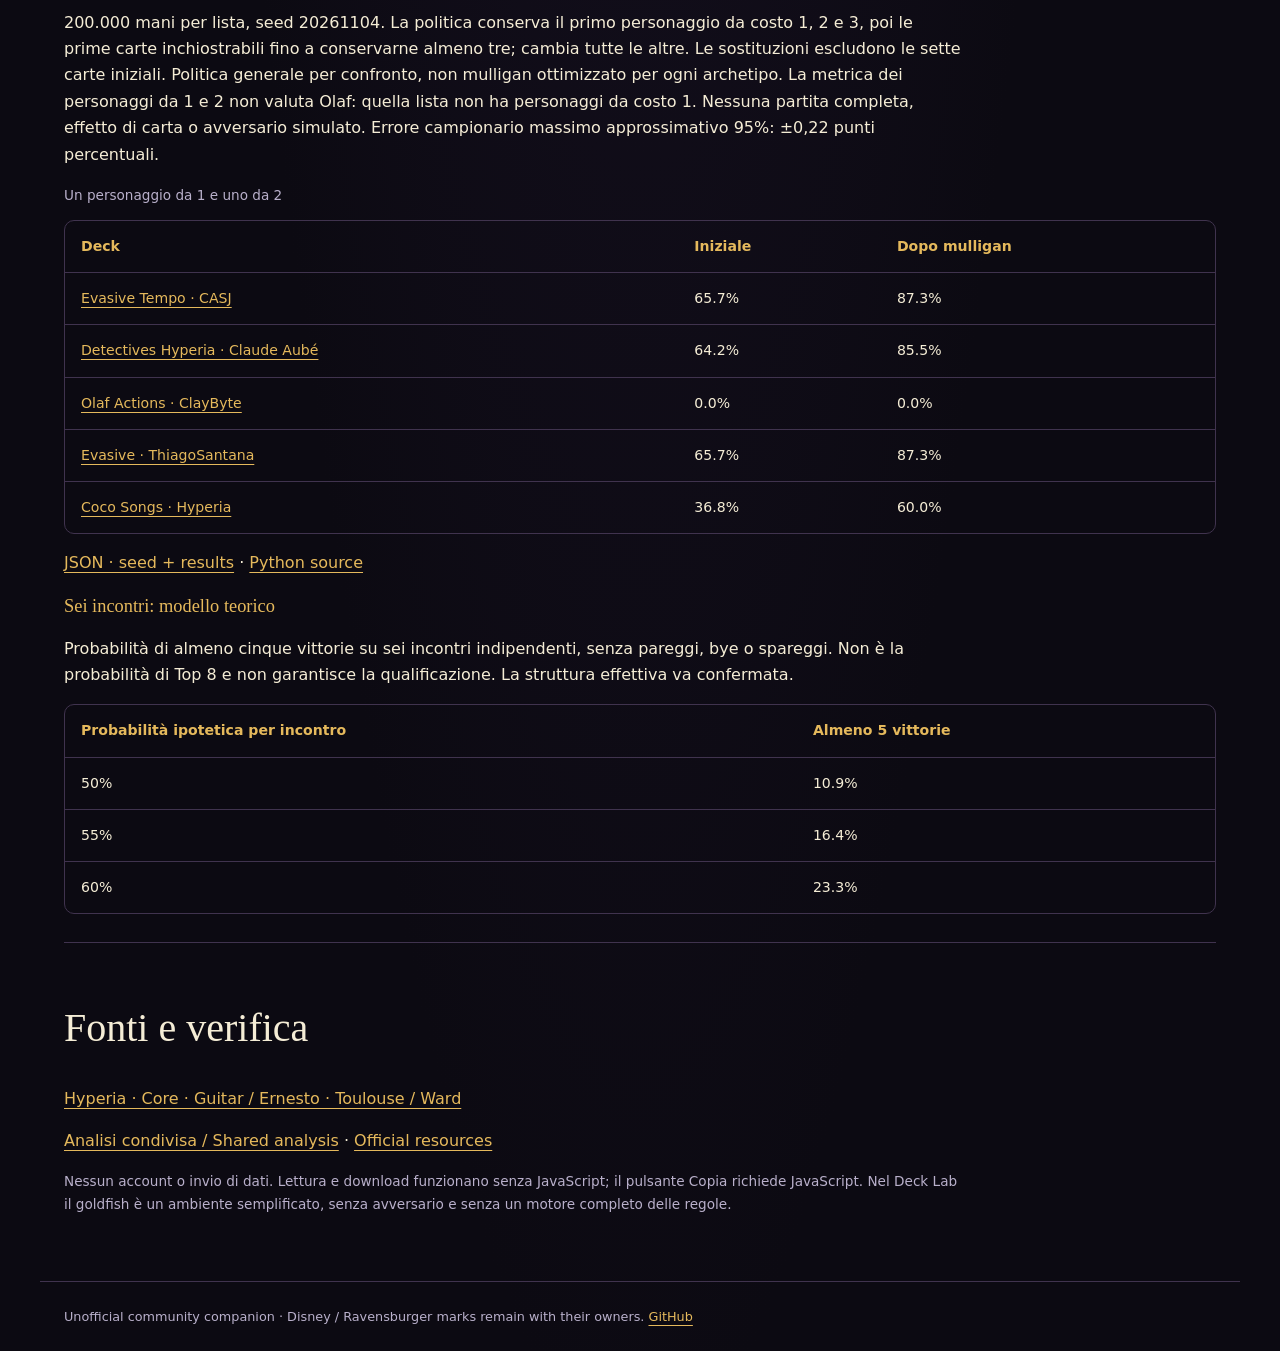
<file: tournament-decks.html>
<!DOCTYPE html><html lang="it"><head><meta charset="UTF-8"><meta name="viewport" content="width=device-width, initial-scale=1.0"><meta name="description" content="Tre proposte competitive da confrontare, una variante Evasive e un progetto Coco basato soprattutto su Hyperia. Liste complete, fonti datate e strategie per provarle."><title>Lorcana · Mazzi da torneo</title><style>
:root{color-scheme:dark;--bg:#0c0a12;--card:#151120;--gold:#e5b95c;--text:#f5edd6;--muted:#b9b0cb;--line:#40334e}*{box-sizing:border-box}body{margin:0;background:radial-gradient(ellipse at top,#241936,var(--bg) 650px);color:var(--text);font:16px/1.65 system-ui,-apple-system,"Segoe UI",sans-serif}a{color:var(--gold);text-underline-offset:4px}button{font:inherit;cursor:pointer}h1,h2,h3{font-family:Georgia,serif;font-weight:500;line-height:1.2}h1{font-size:clamp(2.4rem,6vw,4.8rem);max-width:850px;margin:20px 0}h2{font-size:clamp(1.7rem,4vw,2.5rem)}h3{font-size:1.15rem;color:var(--gold)}p{max-width:900px}nav,.container{max-width:1200px;margin:auto;padding:24px}nav{display:flex;flex-wrap:wrap;justify-content:space-between;gap:14px;border-bottom:1px solid var(--line)}nav>div{display:flex;gap:18px;flex-wrap:wrap}nav a{min-height:44px;display:inline-flex;align-items:center;text-decoration:none;font-size:.85rem}.brand{color:var(--text);font-weight:750;letter-spacing:.08em}header{padding:28px 0 16px}.eyebrow{font-size:.75rem;letter-spacing:.12em;text-transform:uppercase;color:var(--gold)}.intro{font-size:1.1rem;color:var(--muted);max-width:800px}.notice{padding:18px 22px;background:var(--card);border:1px solid var(--line);border-radius:12px;font-size:.88rem;color:var(--muted)}.jump{display:flex;flex-wrap:wrap;gap:8px;margin:24px 0 40px}.jump a,.btn{border:1px solid var(--line);border-radius:8px;padding:10px 14px;background:var(--card);text-decoration:none;display:inline-flex;align-items:center;min-height:44px;color:var(--gold);font-size:.85rem}.btn.primary{background:var(--gold);color:var(--bg);font-weight:650}.deck-section{padding:32px 0 48px;border-top:1px solid var(--line);scroll-margin-top:20px}.deck-heading{display:flex;justify-content:space-between;gap:20px;flex-wrap:wrap;align-items:baseline}.deck-heading h2{margin:12px 0}.status{font-size:.75rem;color:var(--gold);letter-spacing:.05em}.stats{display:flex;flex-wrap:wrap;gap:10px;margin:18px 0 24px}.stats span{padding:8px 12px;border:1px solid var(--line);border-radius:8px;font-size:.8rem}.deck-grid{display:grid;grid-template-columns:1fr 1fr;gap:32px}.plan p{font-size:.95rem;color:var(--muted);margin:6px 0 18px}.plan h3{margin:0}.list-panel{padding:22px;background:var(--card);border:1px solid var(--line);border-radius:12px;min-width:0}.list-panel summary{cursor:pointer;color:var(--gold);font-weight:600;padding:8px 0}.list-panel textarea{display:block;width:100%;height:380px;resize:vertical;padding:12px;background:var(--bg);color:var(--text);border:1px solid var(--line);border-radius:6px;font:14px/1.6 ui-monospace,Consolas,monospace;margin:10px 0}.actions{display:flex;flex-wrap:wrap;gap:8px}.copy-status{min-height:1.8em;font-size:.8rem;color:var(--muted)}.curve{display:flex;gap:8px;flex-wrap:wrap;margin:16px 0}.curve span{font-size:.75rem;color:var(--muted)}.table-scroll{overflow:auto;border:1px solid var(--line);border-radius:10px}table{border-collapse:collapse;width:100%;font-size:.88rem}td,th{padding:14px 16px;text-align:left;border-bottom:1px solid var(--line);vertical-align:top}th{color:var(--gold);font-weight:600}tr:last-child td{border:0}.prose-section{padding:28px 0;border-top:1px solid var(--line)}.prose-section li{margin:14px 0;max-width:900px;color:var(--muted)}footer{padding:30px 0;border-top:1px solid var(--line);font-size:.8rem;color:var(--muted)}:focus-visible{outline:3px solid var(--gold);outline-offset:4px}.skip{position:absolute;top:5px;left:10px;padding:10px;background:var(--text);color:var(--bg);transform:translateY(-150%)}.skip:focus{transform:none}.muted{color:var(--muted);font-size:.85rem}label{display:block;font-size:.82rem;color:var(--muted)}@media(max-width:700px){nav,.container{padding:18px}.deck-grid{grid-template-columns:1fr;gap:16px}header{padding-top:16px}.list-panel{padding:16px}.deck-section{padding:24px 0 32px}td,th{padding:12px}.intro{font-size:1rem}.notice{padding:16px}.jump{margin-bottom:24px}.deck-heading{gap:0}}@media(prefers-reduced-motion:reduce){*{scroll-behavior:auto!important}}</style></head><body><a class="skip" href="#main">Skip / Vai al contenuto</a><nav aria-label="Main navigation"><a class="brand" href="index.html">LORCANA COMPANION</a><div><a href="deck-lab.html">Deck Lab</a><a href="collector-vault.html">Collector Vault</a><a href="tournament-decks.en.html" lang="en">English</a></div></nav><main id="main" class="container" tabindex="-1"><header><span class="eyebrow">Core · 5 decklists · 2026-11-04</span><h1>Scegli un mazzo. Impara il piano.</h1><p class="intro">Tre proposte competitive da confrontare, una variante Evasive e un progetto Coco basato soprattutto su Hyperia. Liste complete, fonti datate e strategie per provarle.</p></header><p class="notice">Fotografia del 4 novembre 2026. Core: set 9–14; verifica eventuali aggiornamenti prima dell’evento. Le liste usano stampe base: Enchanted e Iconic non servono per giocare. Il limite di €50 per singola carta è un criterio da verificare sul mercato europeo, non un prezzo garantito. Nessun acquisto è necessario per provare le liste.</p><p><a class="btn" href="decks/tournament-lists.zip" download>ZIP · 5 decklists</a></p><div class="jump"><a href="#evasive-casj">Evasive Tempo · CASJ</a><a href="#detectives-aube">Detectives Hyperia · Claude Aubé</a><a href="#olaf-claybyte">Olaf Actions · ClayByte</a><a href="#evasive-bangkok">Evasive · ThiagoSantana</a><a href="#coco-official">Coco Songs · Hyperia</a><a href="#steelsong">Steelsong</a><a href="#simulation">Esperimento riproducibile sulle mani</a></div><article class="deck-section" id="evasive-casj"><div class="deck-heading"><div><span class="status">Risultato riportato</span><h2>Evasive Tempo · CASJ</h2></div><span class="muted">Emerald / Steel</span></div><p class="muted">16 / 78 · Randolph Rosemont 5K · 2026-11-01 · CASJ<br><a href="https://inkdecks.com/lorcana-metagame/deck-green-steel-529171">Lista e risultato alla fonte</a></p><div class="stats"><span>60 carte</span><span>53/60 inchiostrabili</span><span>6/60 da Hyperia</span><span>Core · 2026-11-04</span></div><div class="deck-grid"><div class="plan"><h3>Piano di gioco</h3><p>Produci leggenda con gli Sfuggenti, usando rimozioni e blocchi temporanei per proteggere la corsa. È la prima delle tre liste proposte nella chat.</p><h3>Mulligan</h3><p>Cerca un personaggio da costo 1 e uno da costo 2; conserva Vixey insieme a Tod quando la mano ha già inchiostro sufficiente. Rimanda i pezzi costosi se impediscono di partire.</p><h3>Primi turni</h3><p>Sviluppa Tod/Pegasus, poi Vixey o un altro costo 2. Nei turni 3–4 alterna missioni e controllo: non esaurire automaticamente ogni personaggio. Elinor premia un campo con almeno tre personaggi esauriti.</p><h3>Piano alternativo e matchup</h3><p>Se perdi il campo, usa Angel e Strength per contenere i produttori di leggenda avversari e ricostruisci con personaggi economici. Contro Circle e Songs scegli con cura il turno di Toulouse: il blocco delle azioni dura fino all’inizio del tuo turno seguente.</p></div><div class="list-panel"><div class="actions"><a class="btn primary" href="deck-lab.html?deck=evasive-casj">Apri nel Deck Lab</a><a class="btn" href="decks/evasive-casj.txt" download>Scarica TXT</a></div><p class="muted">Duels.ink / Dreamborn · 60 carte</p><details><summary>Lista completa e importazione</summary><label for="list-evasive-casj">Lista per importazione</label><textarea readonly spellcheck="false" id="list-evasive-casj">3 Darkwing Duck - Crime Fighter
4 Pegasus - Gift for Hercules
4 Tod - All Alone
3 Flash - Efficient Clerk
3 Toulouse - Rough and Tumble
4 Ursula - Deceiver
4 White Rabbit - Late Again
4 Angela - Night Warrior
3 Francine - Eyeing the Evidence
1 Lenny - Toy Binoculars
3 Max Goof - Rebellious Teen
4 Mushu - Stealthy Dragon
4 Vixey - Forest Friend
2 Angel - Experiment 624
4 Elinor - Renowned Diplomat
3 Gaetan Moliere - Clever Burrower
3 Broadway - Sturdy and Strong
4 Strength of a Raging Fire
</textarea></details><button class="btn" type="button" data-copy="list-evasive-casj">Copia lista</button><p class="copy-status" role="status" id="list-evasive-casj-status"></p><div class="curve"><span>1: <b>11</b></span><span>2: <b>14</b></span><span>3: <b>23</b></span><span>4: <b>9</b></span><span>5: <b>3</b></span></div><p class="muted">Costo stampato / Printed cost : copies</p></div></div></article><article class="deck-section" id="detectives-aube"><div class="deck-heading"><div><span class="status">Risultato riportato</span><h2>Detectives Hyperia · Claude Aubé</h2></div><span class="muted">Amber / Sapphire</span></div><p class="muted">8 / 78 · Randolph Rosemont 5K · 2026-11-01 · Claude Aubé<br><a href="https://inkdecks.com/lorcana-metagame/deck-i-m-on-the-case-529165">Lista e risultato alla fonte</a></p><div class="stats"><span>60 carte</span><span>47/60 inchiostrabili</span><span>24/60 da Hyperia</span><span>Core · 2026-11-04</span></div><div class="deck-grid"><div class="plan"><h3>Piano di gioco</h3><p>Sviluppa più personaggi nello stesso turno per attivare le sinergie dei Detective. È la proposta da confrontare per prima se possiedi molte carte di Hyperia.</p><h3>Mulligan</h3><p>Cerca Higgins o Judy – Helpful Officer, Judy – Day Camp Instructor, un secondo personaggio economico e inchiostro per i turni successivi.</p><h3>Primi turni</h3><p>Con tre inchiostri puoi giocare un costo 1 e poi Day Camp Instructor. Pianifica l’ordine: il secondo personaggio può attivare l’accelerazione e preparare i turni con Nick. Leggi le condizioni di ogni carta, non basta che siano tutti Detective.</p><h3>Piano alternativo e matchup</h3><p>Se la sequenza si interrompe, ricostruisci la mano con Judy – Uncovering Clues e usa le rimozioni condizionate per riprendere il campo. Verifica bersagli e soglie di forza prima di investire il turno.</p></div><div class="list-panel"><div class="actions"><a class="btn primary" href="deck-lab.html?deck=detectives-aube">Apri nel Deck Lab</a><a class="btn" href="decks/detectives-aube.txt" download>Scarica TXT</a></div><p class="muted">Duels.ink / Dreamborn · 60 carte</p><details><summary>Lista completa e importazione</summary><label for="list-detectives-aube">Lista per importazione</label><textarea readonly spellcheck="false" id="list-detectives-aube">2 Fauna - Good-Natured Fairy
4 Higgins - Undercover Officer
4 Judy Hopps - Helpful Officer
2 Daisy Duck - Ghost Finder
1 Grandmother Willow - Ancient Advisor
2 Hamm - Piggy Bank
4 Judy Hopps - Day Camp Instructor
2 Mowgli - Man Cub
4 Nick Wilde - Providing Backup
4 Judy Hopps - On the Case
4 Elisa Maza - Hardworking Detective
4 Judy Hopps - Always Vigilant
4 Judy Hopps - Uncovering Clues
4 Nick Wilde - Toy Drive Officer
4 Fangmeyer - Icy Officer
4 Gaston - Superior Archer
4 Judy Hopps - Lead Detective
3 Besties, Assemble!
</textarea></details><button class="btn" type="button" data-copy="list-detectives-aube">Copia lista</button><p class="copy-status" role="status" id="list-detectives-aube-status"></p><div class="curve"><span>1: <b>13</b></span><span>2: <b>15</b></span><span>3: <b>4</b></span><span>4: <b>16</b></span><span>5: <b>8</b></span><span>6: <b>4</b></span></div><p class="muted">Costo stampato / Printed cost : copies</p></div></div></article><article class="deck-section" id="olaf-claybyte"><div class="deck-heading"><div><span class="status">Risultato riportato</span><h2>Olaf Actions · ClayByte</h2></div><span class="muted">Amber / Ruby</span></div><p class="muted">16 / 49 · Top Choice Gaming Triple Case · 2026-11-01 · ClayByte<br><a href="https://inkdecks.com/lorcana-metagame/deck-look-at-this-photograph-529099">Lista e risultato alla fonte</a></p><div class="stats"><span>60 carte</span><span>47/60 inchiostrabili</span><span>15/60 da Hyperia</span><span>Core · 2026-11-04</span></div><div class="deck-grid"><div class="plan"><h3>Piano di gioco</h3><p>Usa azioni e oggetti per sviluppare gli scarti e ridurre il costo di Olaf. È un piano più tecnico, con appena 16 personaggi: non confondere controllo del campo e vittoria.</p><h3>Mulligan</h3><p>Cerca Rivera Family Photo, un’azione economica e Liquidator o Jebidiah. Non conservare Olaf a tutti i costi senza una partenza funzionante.</p><h3>Primi turni</h3><p>Nei primi turni prepara risorse e sopravvivi. Conta le Azioni negli scarti prima di pagare Olaf; le Canzoni sono Azioni. Con sei Azioni scartate il costo stampato 9 diventa 3, salvo altri modificatori.</p><h3>Piano alternativo e matchup</h3><p>Contro Aggro usa il piano difensivo prima di cercare il motore completo. Nei turni lunghi, Olaf rallenta la leggenda avversaria, ma devi comunque produrre i tuoi punti. Studia anche la gestione del luogo Land of the Dead.</p></div><div class="list-panel"><div class="actions"><a class="btn primary" href="deck-lab.html?deck=olaf-claybyte">Apri nel Deck Lab</a><a class="btn" href="decks/olaf-claybyte.txt" download>Scarica TXT</a></div><p class="muted">Duels.ink / Dreamborn · 60 carte</p><details><summary>Lista completa e importazione</summary><label for="list-olaf-claybyte">Lista per importazione</label><textarea readonly spellcheck="false" id="list-olaf-claybyte">2 Hercules - Young Rescuer
3 Jebidiah Farnsworth - Cookie
4 Liquidator - Iced Over
3 Roller Bob - Sid&#x27;s Toy
4 Olaf - Snowman of Action
4 Rivera Family Photo
4 The Torn Corner
4 Dangerous Plan
4 Inner Strength
3 Intimidation Tactics
4 Firefly Swarm
3 The Horseman Strikes!
4 Red Alert
4 Raging Storm
4 Della&#x27;s Moon Lullaby
2 Or Rewrite History!
4 Land of the Dead - Marigold Bridge
</textarea></details><button class="btn" type="button" data-copy="list-olaf-claybyte">Copia lista</button><p class="copy-status" role="status" id="list-olaf-claybyte-status"></p><div class="curve"><span>1: <b>12</b></span><span>2: <b>16</b></span><span>3: <b>16</b></span><span>4: <b>8</b></span><span>8: <b>4</b></span><span>9: <b>4</b></span></div><p class="muted">Costo stampato / Printed cost : copies</p></div></div></article><article class="deck-section" id="evasive-bangkok"><div class="deck-heading"><div><span class="status">Risultato riportato</span><h2>Evasive · ThiagoSantana</h2></div><span class="muted">Emerald / Steel</span></div><p class="muted">4 / 778 · Disney Lorcana Challenge Bangkok · 2026-10-31 · ThiagoSantana<br><a href="https://inkdecks.com/lorcana-metagame/deck-gs-528029">Lista e risultato alla fonte</a></p><div class="stats"><span>60 carte</span><span>53/60 inchiostrabili</span><span>6/60 da Hyperia</span><span>Core · 2026-11-04</span></div><div class="deck-grid"><div class="plan"><h3>Piano di gioco</h3><p>Produci leggenda con gli Sfuggenti, usando rimozioni e blocchi temporanei per proteggere la corsa. È la prima delle tre liste proposte nella chat.</p><h3>Mulligan</h3><p>Cerca un personaggio da costo 1 e uno da costo 2; conserva Vixey insieme a Tod quando la mano ha già inchiostro sufficiente. Rimanda i pezzi costosi se impediscono di partire.</p><h3>Primi turni</h3><p>Sviluppa Tod/Pegasus, poi Vixey o un altro costo 2. Nei turni 3–4 alterna missioni e controllo: non esaurire automaticamente ogni personaggio. Elinor premia un campo con almeno tre personaggi esauriti.</p><h3>Piano alternativo e matchup</h3><p>Se perdi il campo, usa Angel e Strength per contenere i produttori di leggenda avversari e ricostruisci con personaggi economici. Contro Circle e Songs scegli con cura il turno di Toulouse: il blocco delle azioni dura fino all’inizio del tuo turno seguente.</p></div><div class="list-panel"><div class="actions"><a class="btn primary" href="deck-lab.html?deck=evasive-bangkok">Apri nel Deck Lab</a><a class="btn" href="decks/evasive-bangkok.txt" download>Scarica TXT</a></div><p class="muted">Duels.ink / Dreamborn · 60 carte</p><details><summary>Lista completa e importazione</summary><label for="list-evasive-bangkok">Lista per importazione</label><textarea readonly spellcheck="false" id="list-evasive-bangkok">3 Darkwing Duck - Crime Fighter
4 Pegasus - Gift for Hercules
4 Tod - All Alone
3 Flash - Efficient Clerk
3 Toulouse - Rough and Tumble
4 Ursula - Deceiver
4 White Rabbit - Late Again
4 Angela - Night Warrior
3 Francine - Eyeing the Evidence
3 Max Goof - Rebellious Teen
4 Mushu - Stealthy Dragon
4 Vixey - Forest Friend
4 Strength of a Raging Fire
2 Angel - Experiment 624
4 Elinor - Renowned Diplomat
4 Gaetan Moliere - Clever Burrower
3 Broadway - Sturdy and Strong
</textarea></details><button class="btn" type="button" data-copy="list-evasive-bangkok">Copia lista</button><p class="copy-status" role="status" id="list-evasive-bangkok-status"></p><div class="curve"><span>1: <b>11</b></span><span>2: <b>14</b></span><span>3: <b>22</b></span><span>4: <b>10</b></span><span>5: <b>3</b></span></div><p class="muted">Costo stampato / Printed cost : copies</p></div></div></article><article class="deck-section" id="coco-official"><div class="deck-heading"><div><span class="status">Proposta tematica, da testare</span><h2>Coco Songs · Hyperia</h2></div><span class="muted">Amber / Ruby</span></div><p class="muted">Proposta tematica / Themed proposal · 2026-10-15 · Brennan DeCandio / Ravensburger<br><a href="https://disneylorcana.com/en/news/2026/10/hyperia-city-coco-themed-deck/">Lista e risultato alla fonte</a></p><div class="stats"><span>60 carte</span><span>46/60 inchiostrabili</span><span>33/60 da Hyperia</span><span>Core · 2026-11-04</span></div><div class="deck-grid"><div class="plan"><h3>Piano di gioco</h3><p>Base tematica pubblicata da Ravensburger: 33 carte di Hyperia su 60. È un progetto da testare; non viene presentato come lista vincitrice o con un win rate misurato.</p><h3>Mulligan</h3><p>Cerca una base economica Héctor/Miguel/Pepita, Angel o Chitarra e carte inchiostrabili. Una mano piena di trasformazioni senza basi è rischiosa.</p><h3>Primi turni</h3><p>Prepara Cantanti, poi usa Akood o Meilin per svilupparti. Trasforma Héctor su una base valida per alimentare canzoni e scarti. Valuta Pepita grande e recupero nel medio gioco.</p><h3>Piano alternativo e matchup</h3><p>La Chitarra può rendere un personaggio avversario idoneo a Ernesto; Ward impedisce di scegliere il bersaglio avversario protetto. Se perdi i Cantanti, paga le canzoni normalmente quando serve e ricostruisci; non aspettare una combinazione perfetta.</p></div><div class="list-panel"><div class="actions"><a class="btn primary" href="deck-lab.html?deck=coco-official">Apri nel Deck Lab</a><a class="btn" href="decks/coco-official.txt" download>Scarica TXT</a></div><p class="muted">Duels.ink / Dreamborn · 60 carte</p><details><summary>Lista completa e importazione</summary><label for="list-coco-official">Lista per importazione</label><textarea readonly spellcheck="false" id="list-coco-official">4 Héctor Rivera - Street Musician
4 Miguel Rivera - Street Musician
4 Pepita - Sweet Kitty
3 Héctor Rivera - Gone to Pieces
2 Miguel Rivera - Accomplished Musician
4 Pepita - Imelda&#x27;s Right Hand
3 Ernesto de la Cruz - Ruthless Musician
4 Héctor Rivera - Worldwide Sensation
2 Remember Me
3 Ancestral Guitar
4 Meilin Lee - Losing Control
3 Red Moon Ritual
1 Hercules - Young Rescuer
4 Angel - Siren Singer
4 Akood et Emuti
4 Grab Your Bow
3 Ariel - Ethereal Voice
4 Della&#x27;s Moon Lullaby
</textarea></details><button class="btn" type="button" data-copy="list-coco-official">Copia lista</button><p class="copy-status" role="status" id="list-coco-official-status"></p><div class="curve"><span>1: <b>12</b></span><span>2: <b>12</b></span><span>3: <b>8</b></span><span>4: <b>6</b></span><span>5: <b>10</b></span><span>6: <b>9</b></span><span>7: <b>3</b></span></div><p class="muted">Costo stampato / Printed cost : copies</p></div></div></article><section class="prose-section" id="steelsong"><h2>Steelsong: cantare oppure fare punti?</h2><p>Il piano Ambra/Acciaio della chat prepara Cantanti economici, usa canzoni per gestire il campo e manda gli altri personaggi in missione. Un personaggio esaurito per cantare normalmente non può anche andare in missione nello stesso turno; appena giocato, normalmente deve aspettare il turno successivo. Controlla prima se puoi arrivare a 20, poi se devi impedire la vittoria avversaria.</p><p>Cerca una partenza con Stitch/Miguel e Angel – Siren Singer o Ursula – Vanessa. Un Cantante asciutto può cantare Akood per sviluppare Aurora o Meilin. Lilo & Stitch può sfruttare una base Stitch già asciutta. Dale cambia i danni nelle sfide: leggi il testo della carta e le condizioni del campo prima di applicare la sequenza.</p><p class="notice">Varianti proposte nella chat: −2 This Growing Pressure, +2 The Horseman Strikes!; −1 Bambi – Ethereal Fawn, +1 Ariel – Ethereal Voice. Sono tre sostituzioni, non quattro. La lista originaria era in un’immagine non leggibile dalla condivisione: non ne inventiamo le quantità mancanti. È una guida di gioco, non una sesta lista completa.</p></section><section class="prose-section" id="practice"><h2>Allenamento, una decisione alla volta</h2><ol><li>Prova prima Evasive e Detectives: almeno cinque incontri Bo3 per ciascuno, alternando chi inizia. Poi valuta Olaf se le sue sequenze ti risultano naturali.</li><li>Registra matchup, chi inizia, punteggio al turno 5, blocchi sull’inchiostro e motivo della sconfitta. Dopo una rimozione del campo, misura quanto impieghi a tornare a produrre leggenda.</li><li>Confronta le varianti senza cambiare molte carte insieme: per Evasive CASJ sostituisce un Gaetan con un Lenny rispetto a Bangkok. Il risultato di un torneo non dimostra quale singola sostituzione sia migliore.</li><li>Contro Circle e Songs prepara i turni di Toulouse e conserva risorse; contro Aggro difendi prima di inseguire il motore; nel mirror Evasive scegli con cura quali produttori di leggenda rimuovere. Questi sono piani da testare, non win rate misurati.</li></ol></section><section class="prose-section" id="torino"><h2>Preparazione Torino · 29 novembre 2026</h2><p>La chat indica Uninkables Masters Tournament 3 al Jolly Joker di Torino, 64 posti e Bo3 con Top 8. Non abbiamo potuto riconfermare una pagina primaria dell’organizzatore: data, posti, prezzo, iscrizione e struttura vanno confermati con l’organizzatore. Non presentiamo la vecchia schermata “non disponibile” come stato corrente.</p><p>Percorso proposto: 4–8 novembre studio e mulligan; 9–15 novembre primi Bo3 contro Circle, Evasive e Aggro; 16–22 novembre Detectives e Retro e prova di sei incontri; 23–28 novembre lista stabile, carte fisiche e ripasso. È un programma di allenamento, non un’iscrizione o un promemoria automatico.</p><a href="https://github.com/MRJonam91/disney-lorcana-companion/blob/master/docs/research/torino-tournament-context.md">Fonti e verifica</a></section><section class="prose-section" id="simulation"><h2>Esperimento riproducibile sulle mani</h2><p>200.000 mani per lista, seed 20261104. La politica conserva il primo personaggio da costo 1, 2 e 3, poi le prime carte inchiostrabili fino a conservarne almeno tre; cambia tutte le altre. Le sostituzioni escludono le sette carte iniziali. Politica generale per confronto, non mulligan ottimizzato per ogni archetipo. La metrica dei personaggi da 1 e 2 non valuta Olaf: quella lista non ha personaggi da costo 1. Nessuna partita completa, effetto di carta o avversario simulato. Errore campionario massimo approssimativo 95%: ±0,22 punti percentuali.</p><p class="muted">Un personaggio da 1 e uno da 2</p><div class="table-scroll" tabindex="0" role="region" aria-label="Opening hand experiment"><table><thead><tr><th>Deck</th><th>Iniziale</th><th>Dopo mulligan</th></tr></thead><tbody><tr><td><a href="#evasive-casj">Evasive Tempo · CASJ</a></td><td>65.7%</td><td>87.3%</td></tr><tr><td><a href="#detectives-aube">Detectives Hyperia · Claude Aubé</a></td><td>64.2%</td><td>85.5%</td></tr><tr><td><a href="#olaf-claybyte">Olaf Actions · ClayByte</a></td><td>0.0%</td><td>0.0%</td></tr><tr><td><a href="#evasive-bangkok">Evasive · ThiagoSantana</a></td><td>65.7%</td><td>87.3%</td></tr><tr><td><a href="#coco-official">Coco Songs · Hyperia</a></td><td>36.8%</td><td>60.0%</td></tr></tbody></table></div><p><a href="data/tournament-simulations.json" download>JSON · seed + results</a> · <a href="https://github.com/MRJonam91/disney-lorcana-companion/blob/master/tools/deck_catalog.py">Python source</a></p><h3>Sei incontri: modello teorico</h3><p>Probabilità di almeno cinque vittorie su sei incontri indipendenti, senza pareggi, bye o spareggi. Non è la probabilità di Top 8 e non garantisce la qualificazione. La struttura effettiva va confermata.</p><div class="table-scroll" tabindex="0" role="region" aria-label="Theoretical six-match model"><table><thead><tr><th>Probabilità ipotetica per incontro</th><th>Almeno 5 vittorie</th></tr></thead><tbody><tr><td>50%</td><td>10.9%</td></tr><tr><td>55%</td><td>16.4%</td></tr><tr><td>60%</td><td>23.3%</td></tr></tbody></table></div></section><section class="prose-section"><h2>Fonti e verifica</h2><p><a href="https://github.com/MRJonam91/disney-lorcana-companion/blob/master/docs/research/hyperia-card-verification.md">Hyperia · Core · Guitar / Ernesto · Toulouse / Ward</a></p><p><a href="https://chatgpt.com/share/6aebb14d-2114-83eb-a12d-333586112e50">Analisi condivisa / Shared analysis</a> · <a href="https://disneylorcana.com/en/resources/">Official resources</a></p><p class="muted">Nessun account o invio di dati. Lettura e download funzionano senza JavaScript; il pulsante Copia richiede JavaScript. Nel Deck Lab il goldfish è un ambiente semplificato, senza avversario e senza un motore completo delle regole.</p></section></main><footer class="container">Unofficial community companion · Disney / Ravensburger marks remain with their owners. <a href="https://github.com/MRJonam91/disney-lorcana-companion">GitHub</a></footer><script>document.querySelectorAll('[data-copy]').forEach(button=>button.addEventListener('click',async()=>{const text=document.getElementById(button.dataset.copy);const status=document.getElementById(button.dataset.copy+'-status');try{await navigator.clipboard.writeText(text.value);status.textContent=document.documentElement.lang==='it'?'Lista copiata':'List copied';}catch{text.closest('details').open=true;text.focus();text.select();status.textContent=document.documentElement.lang==='it'?'Testo selezionato: usa Ctrl+C o il menu Copia.':'Text selected: use Ctrl+C or the Copy menu.';}}));</script></body></html>
</file>
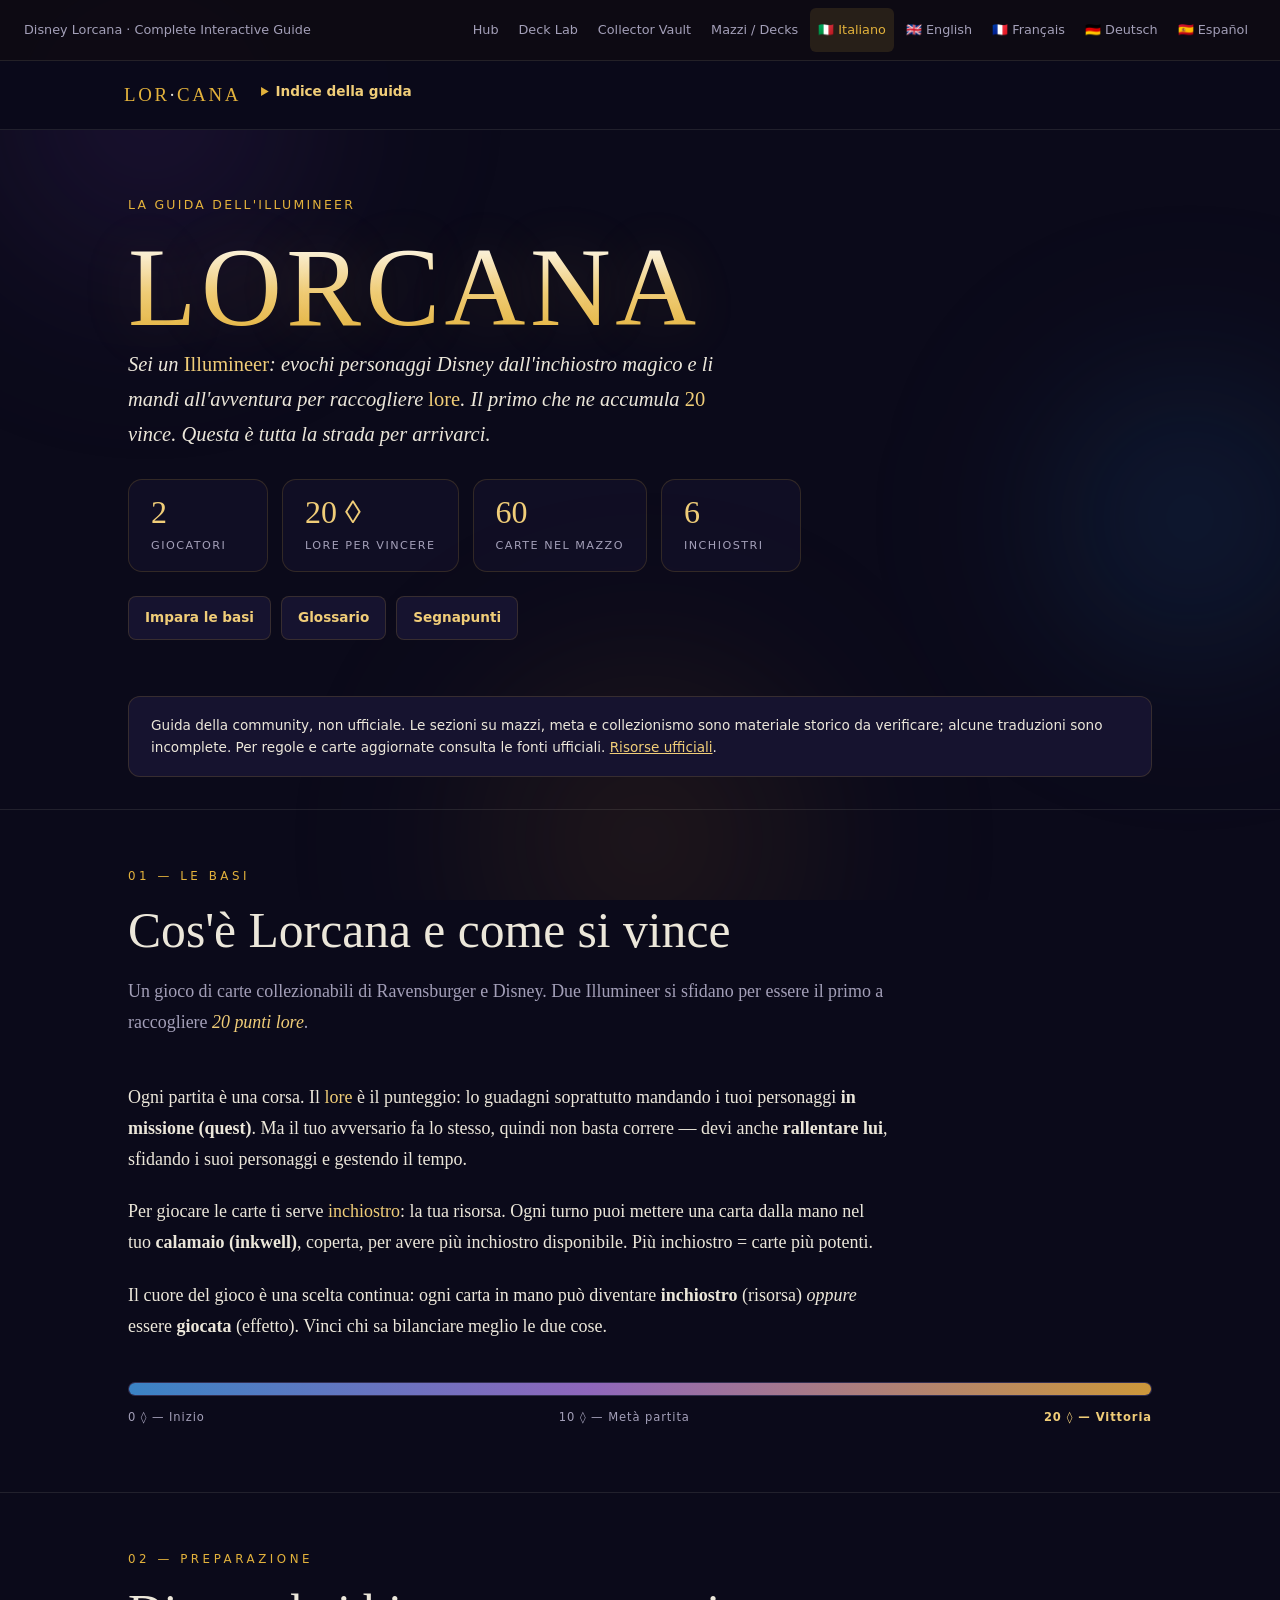
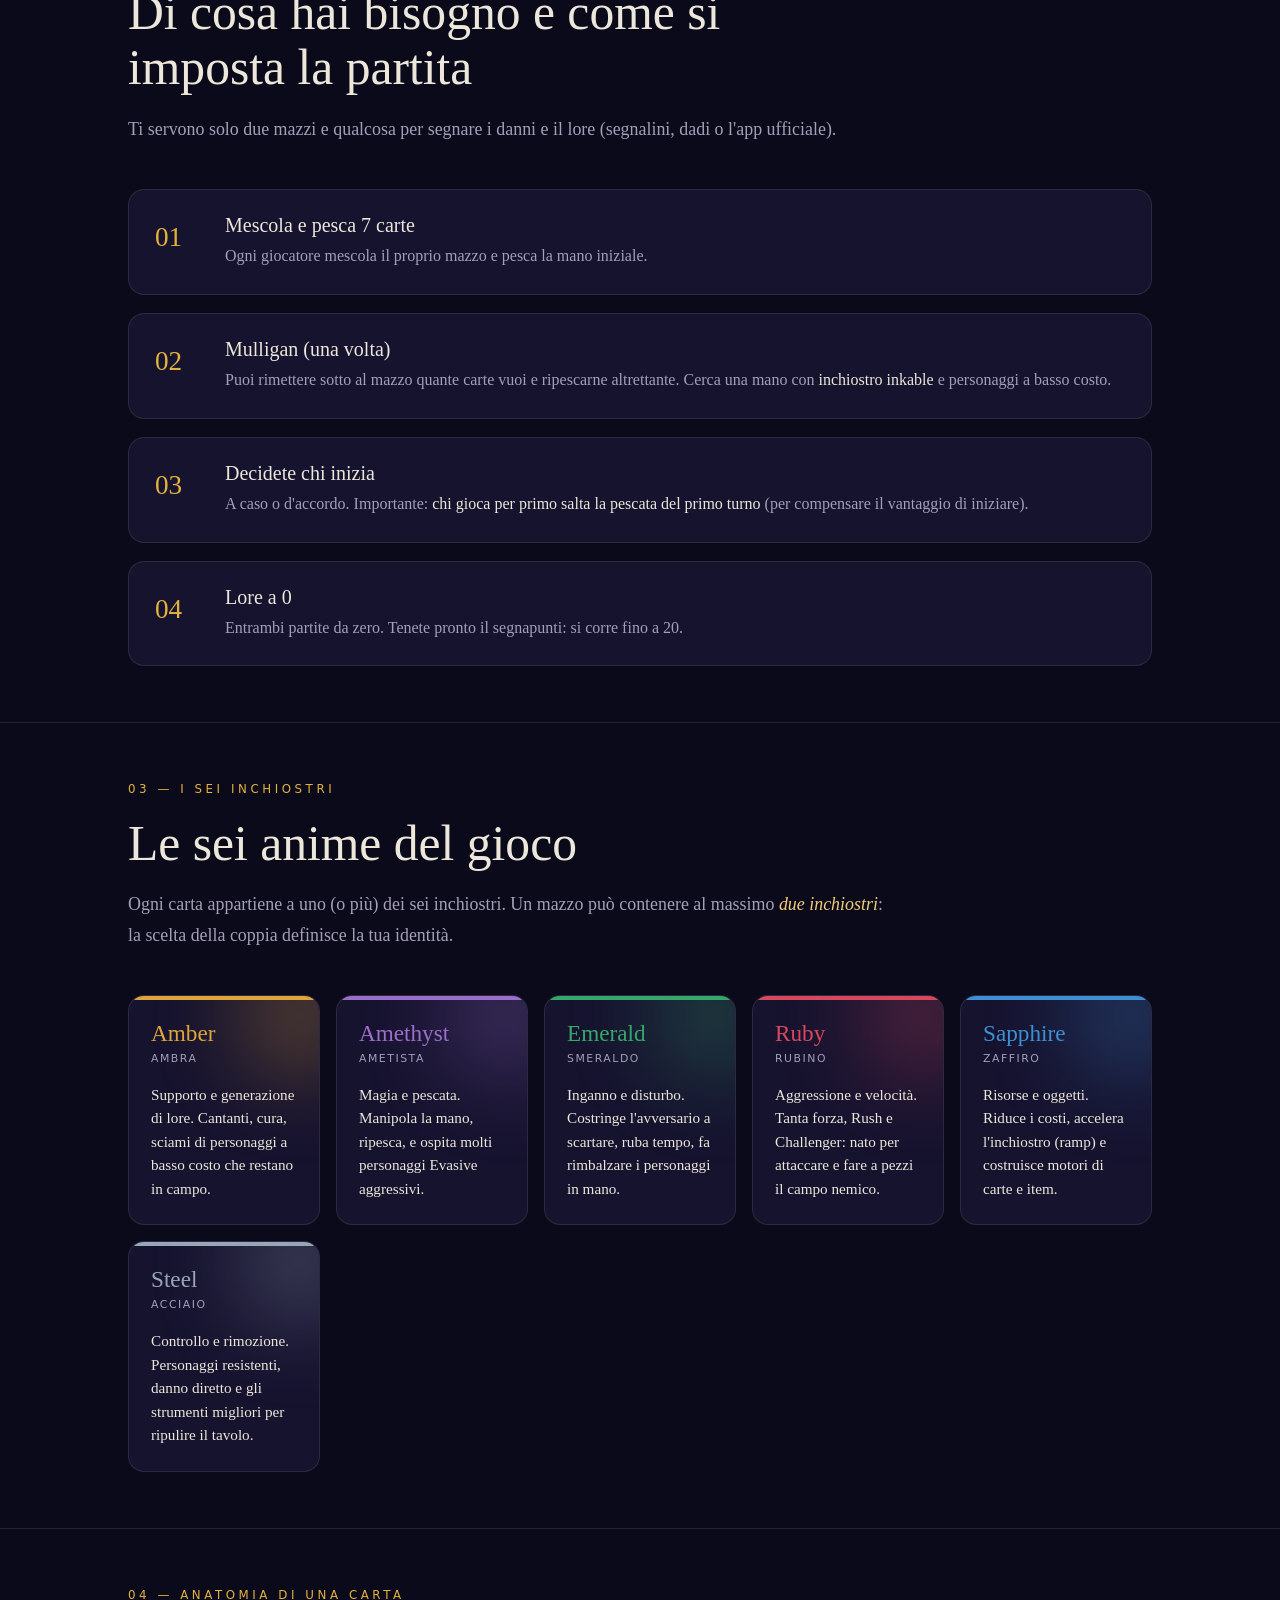
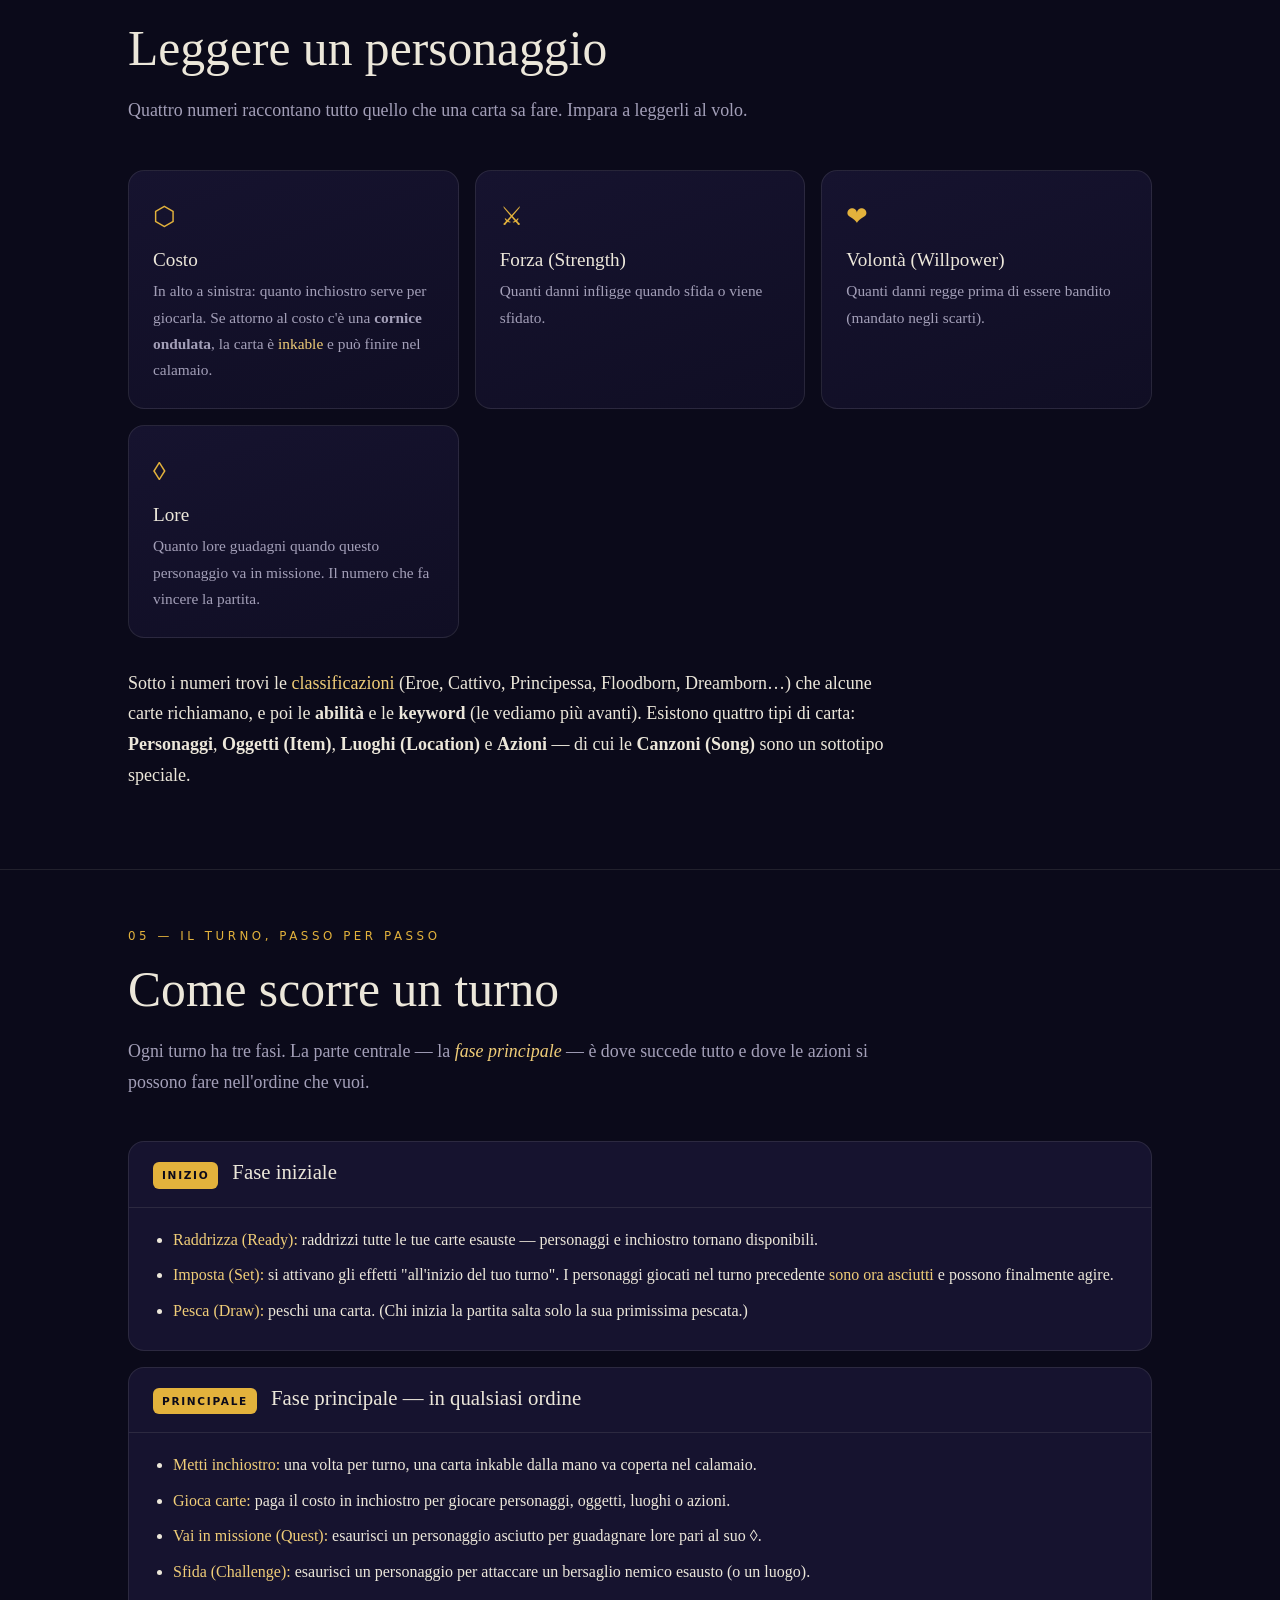
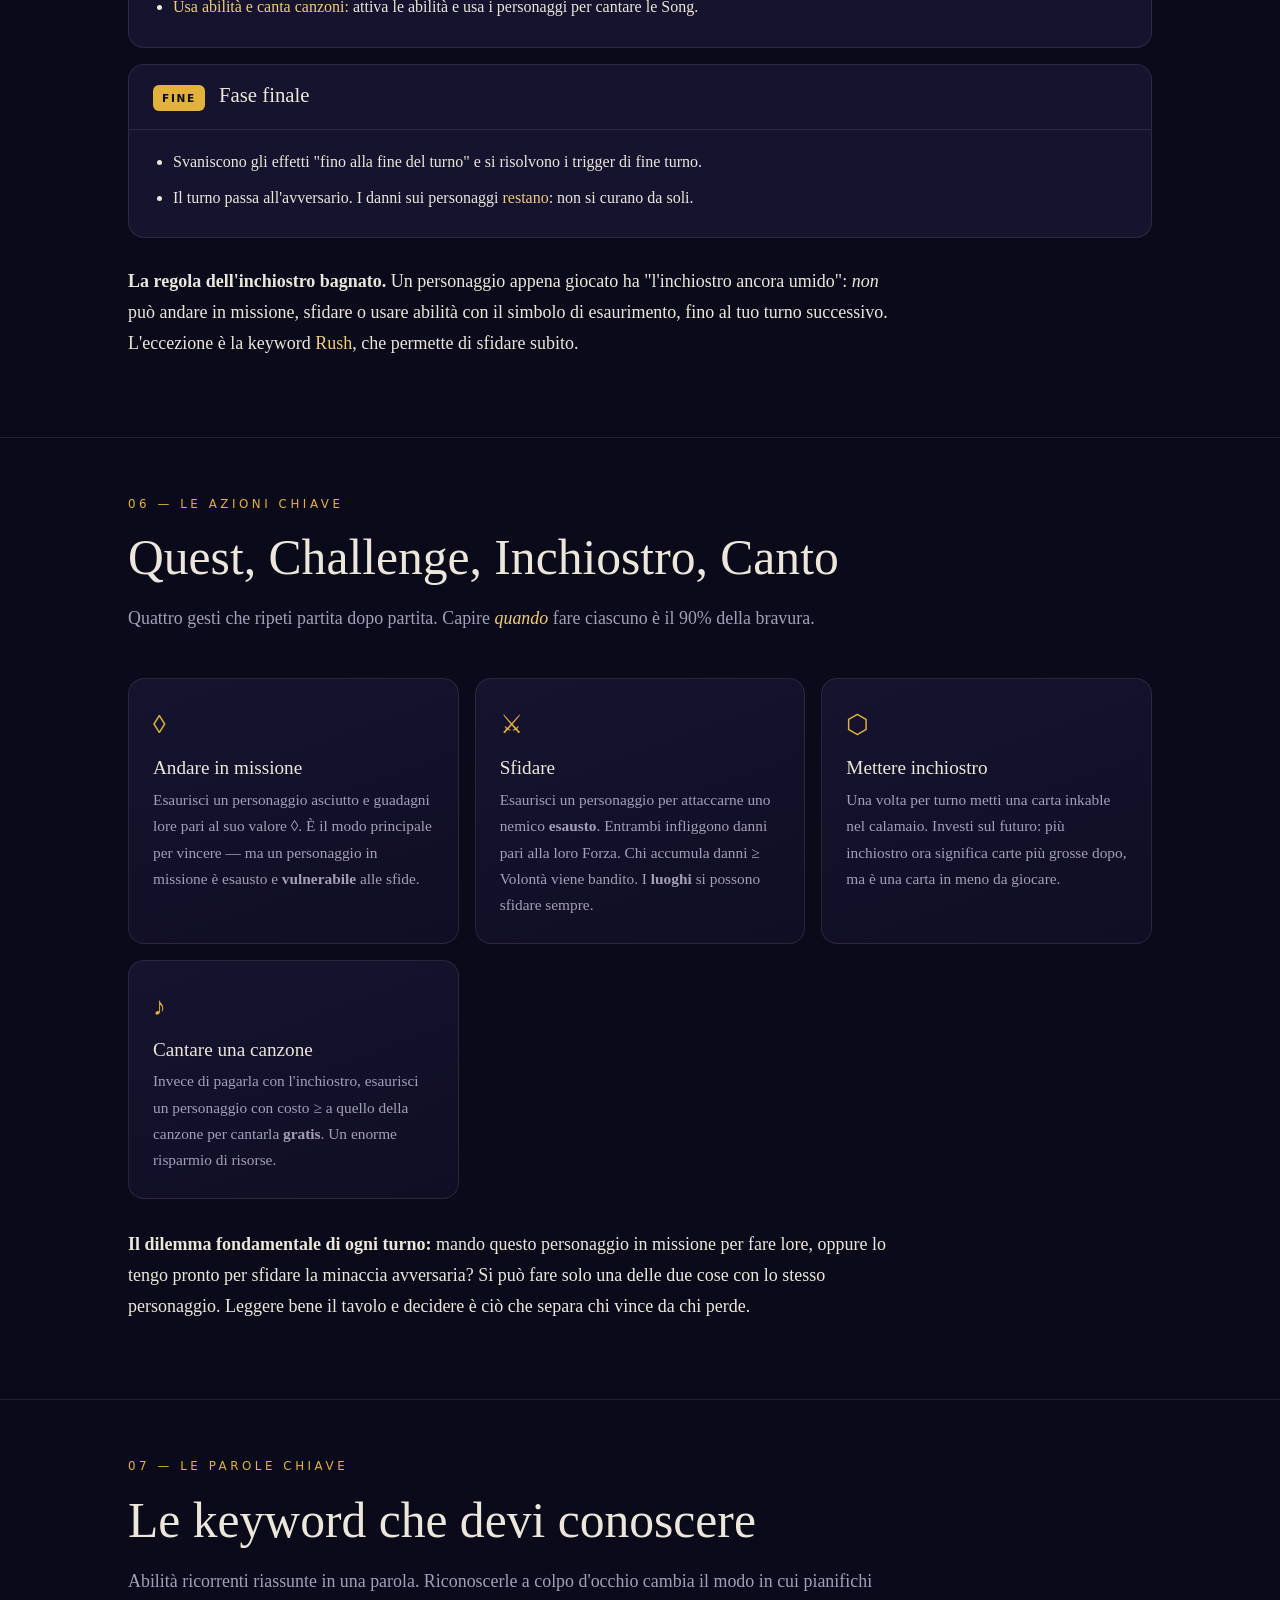
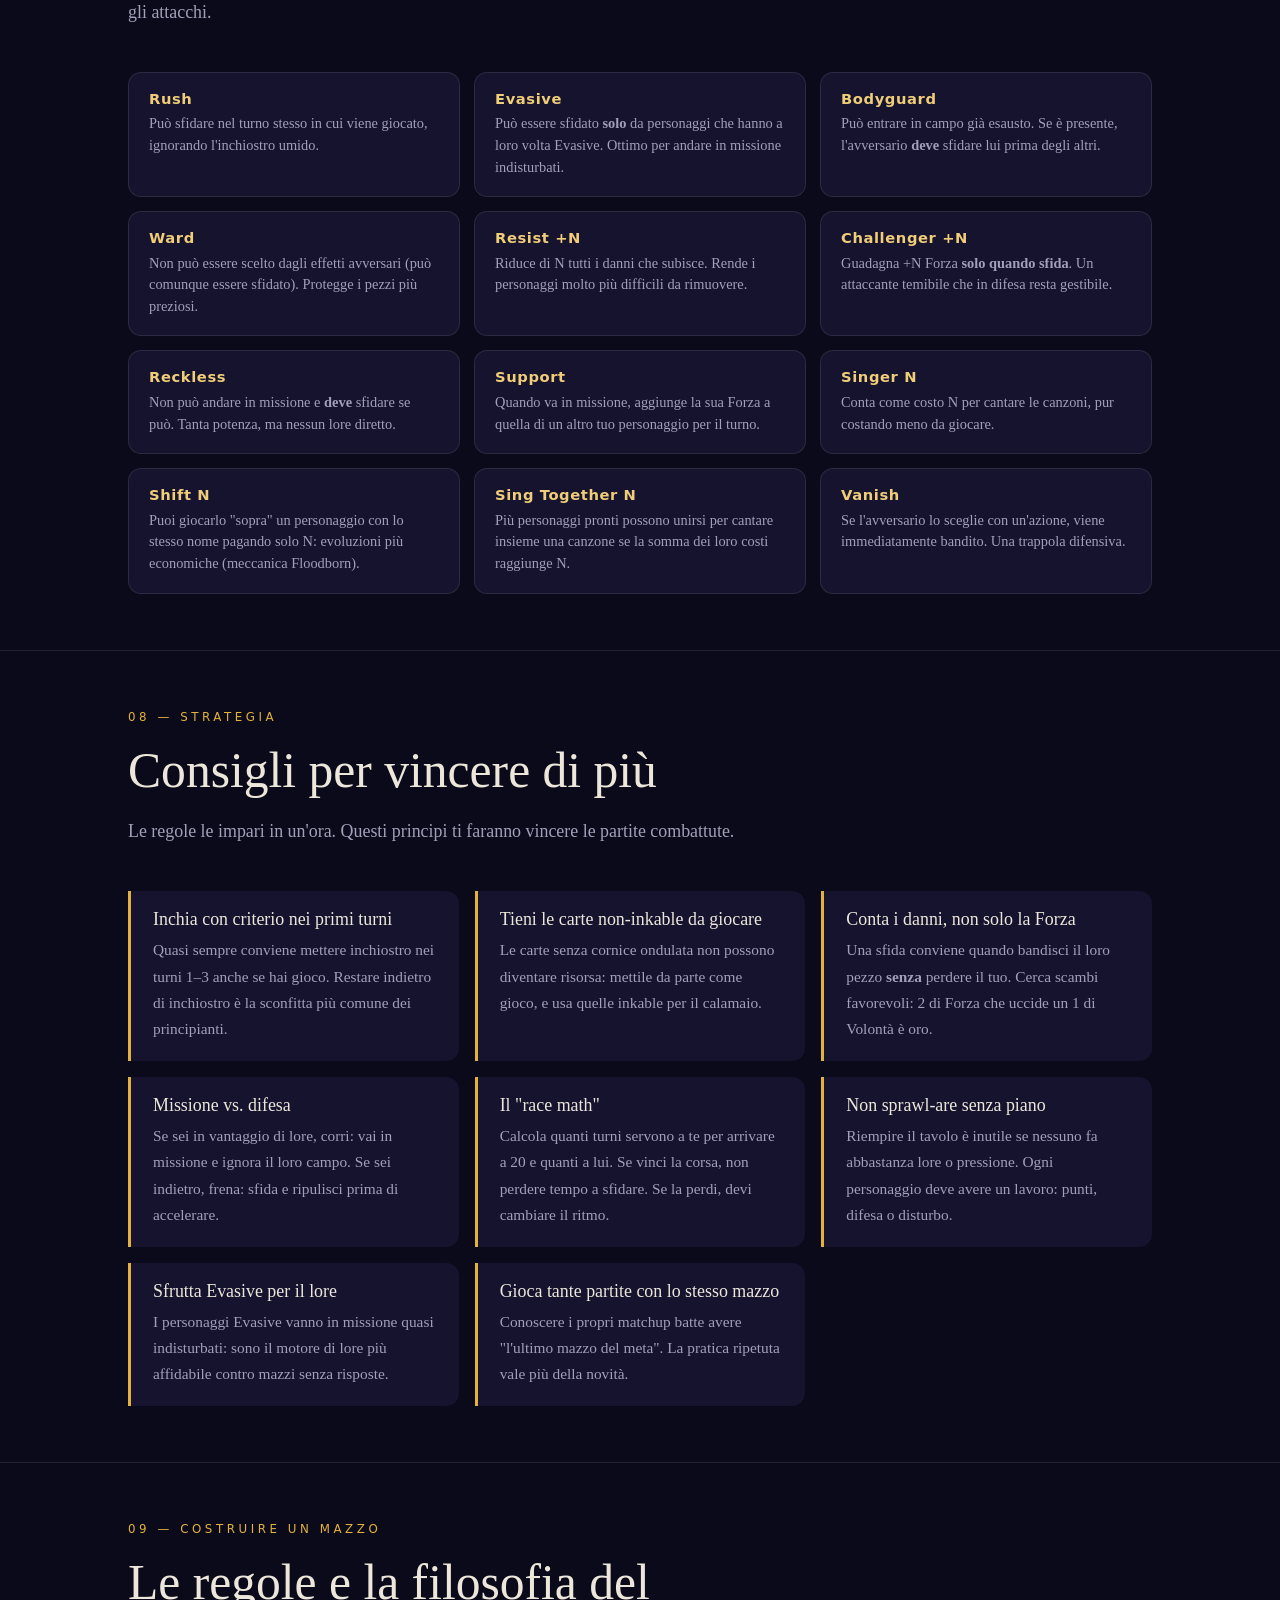
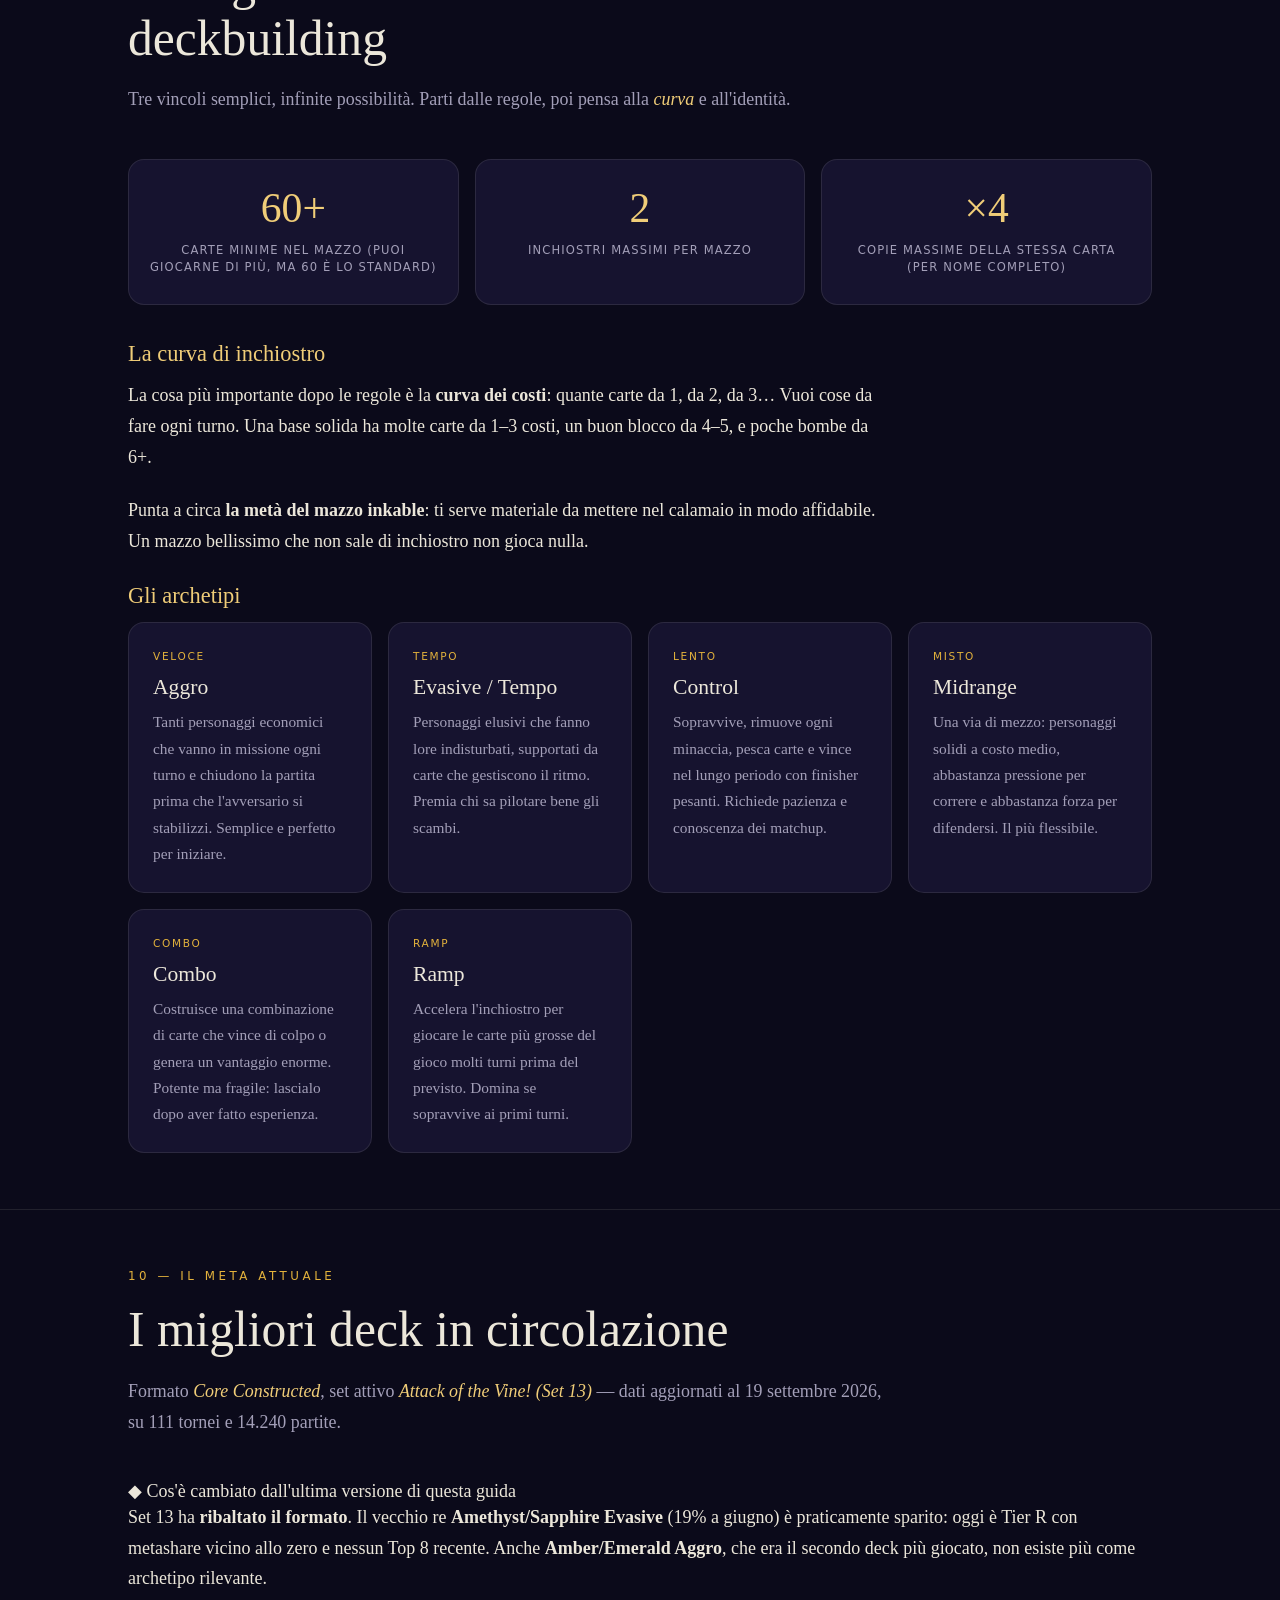
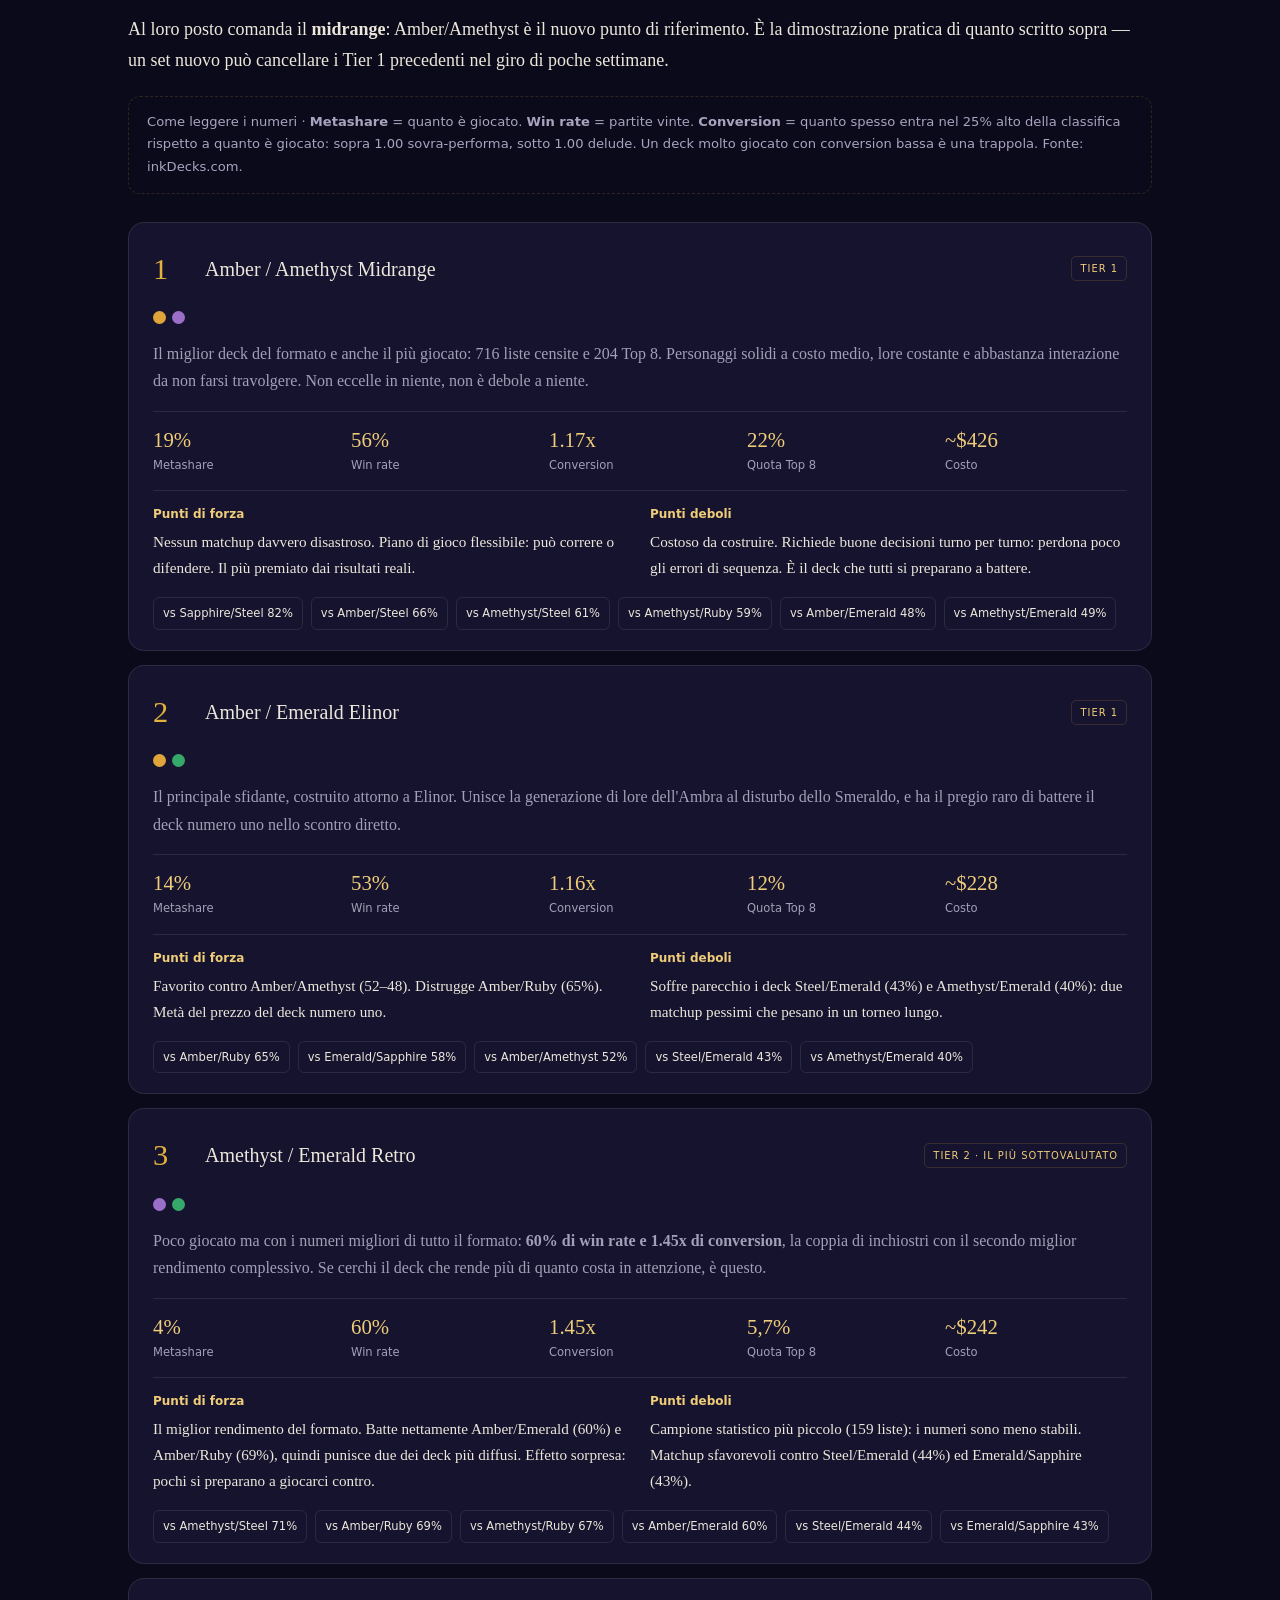
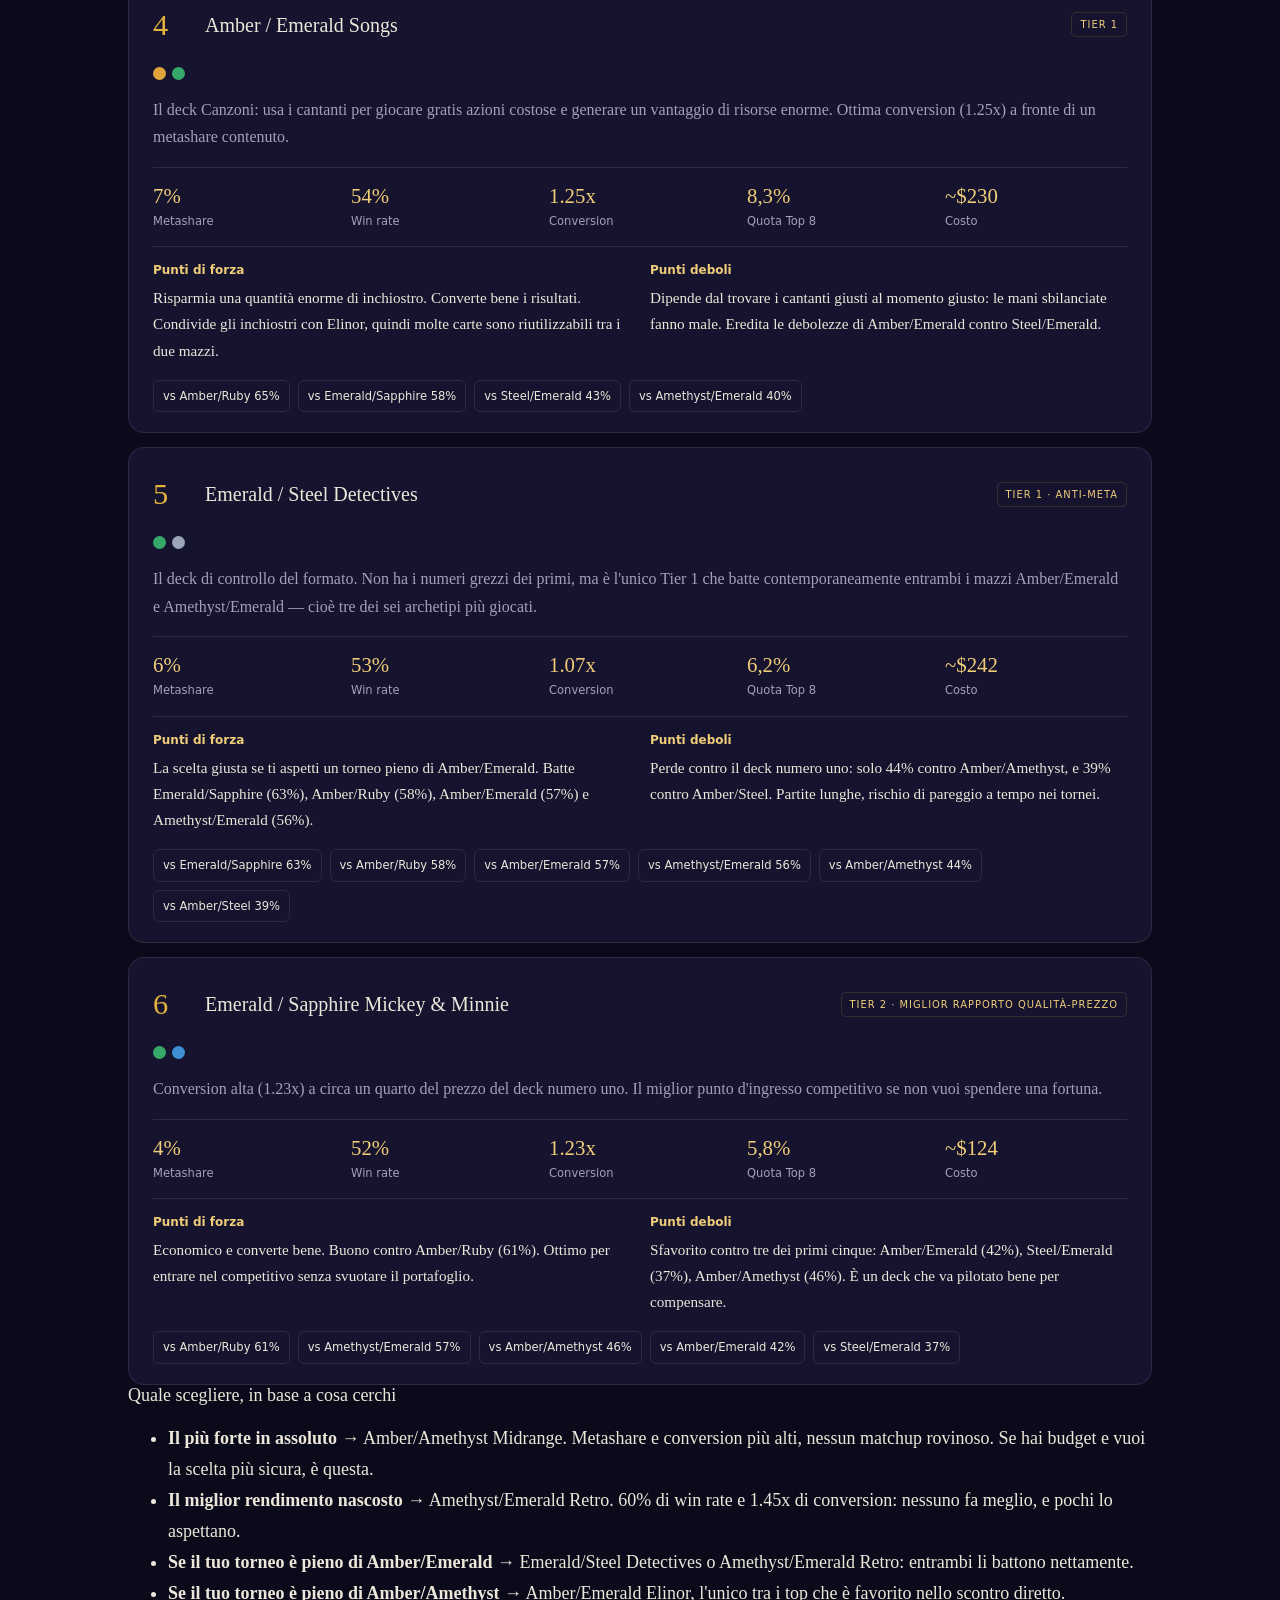
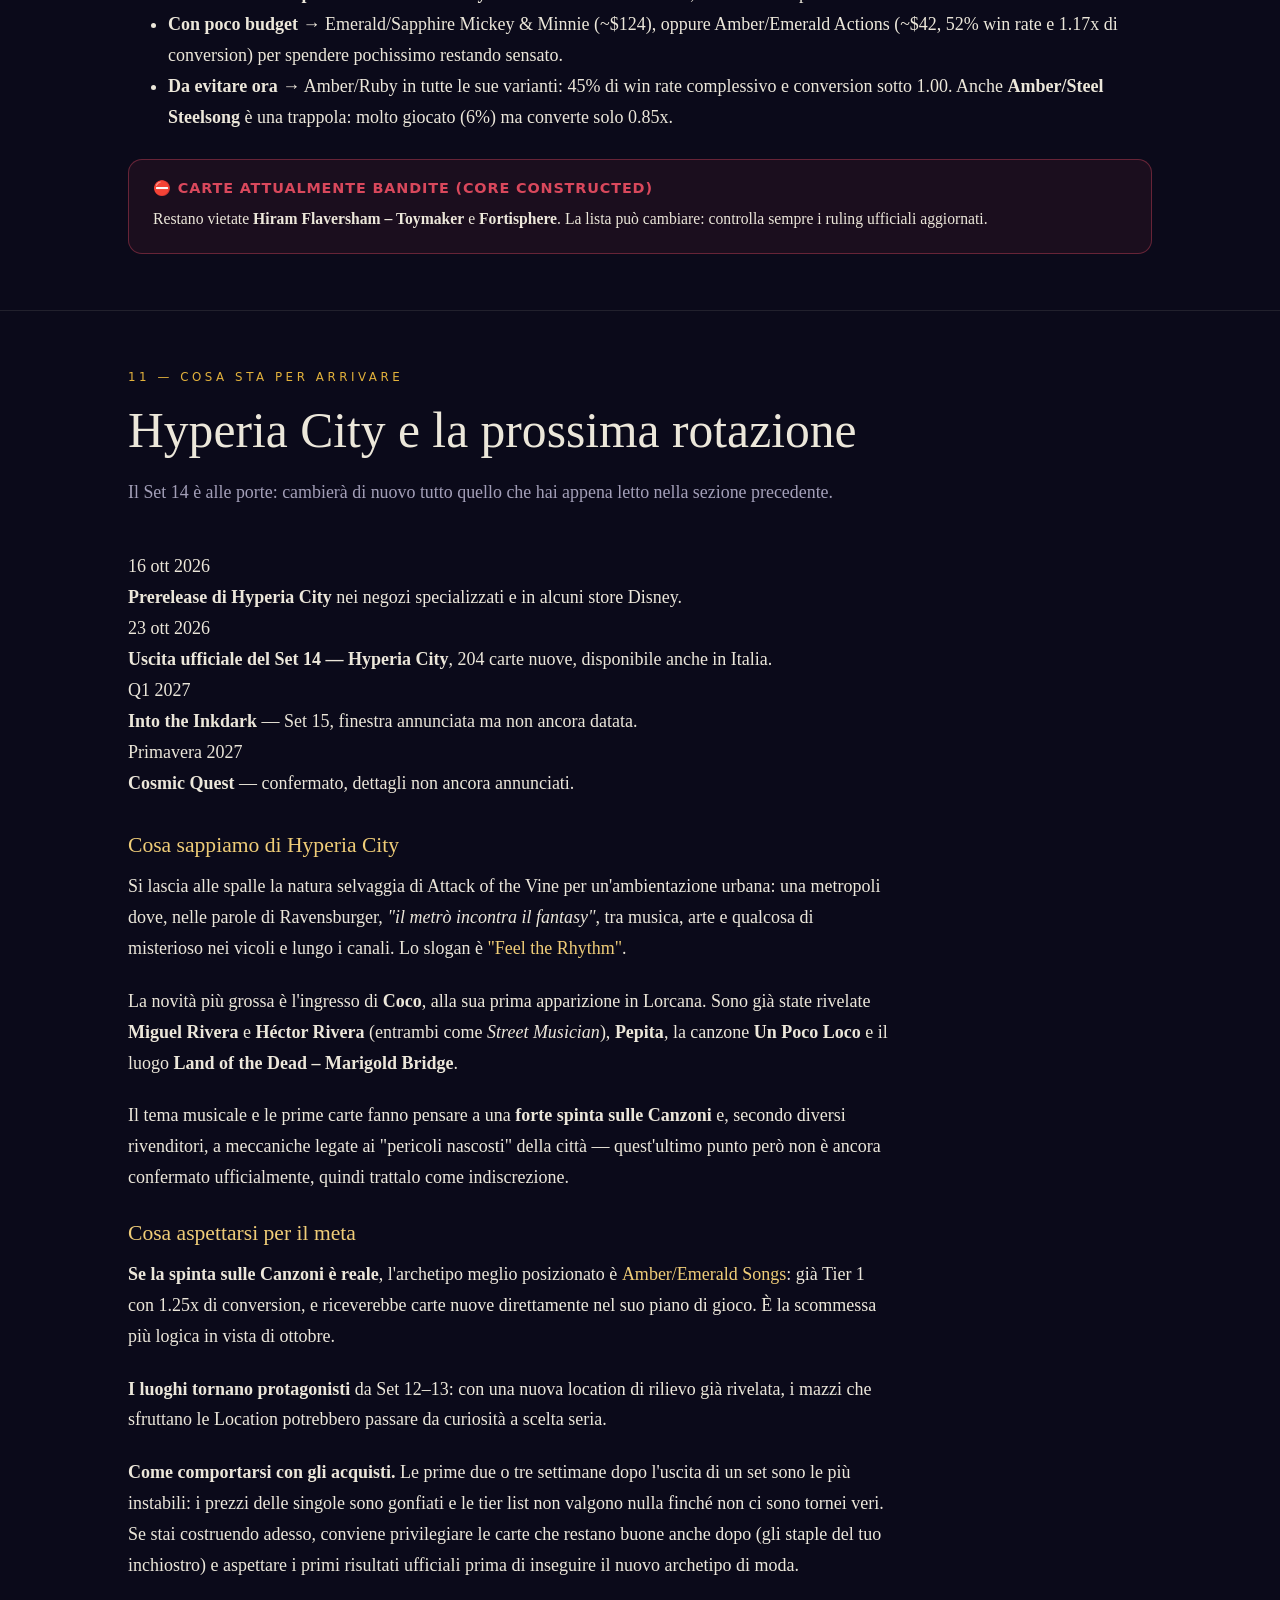
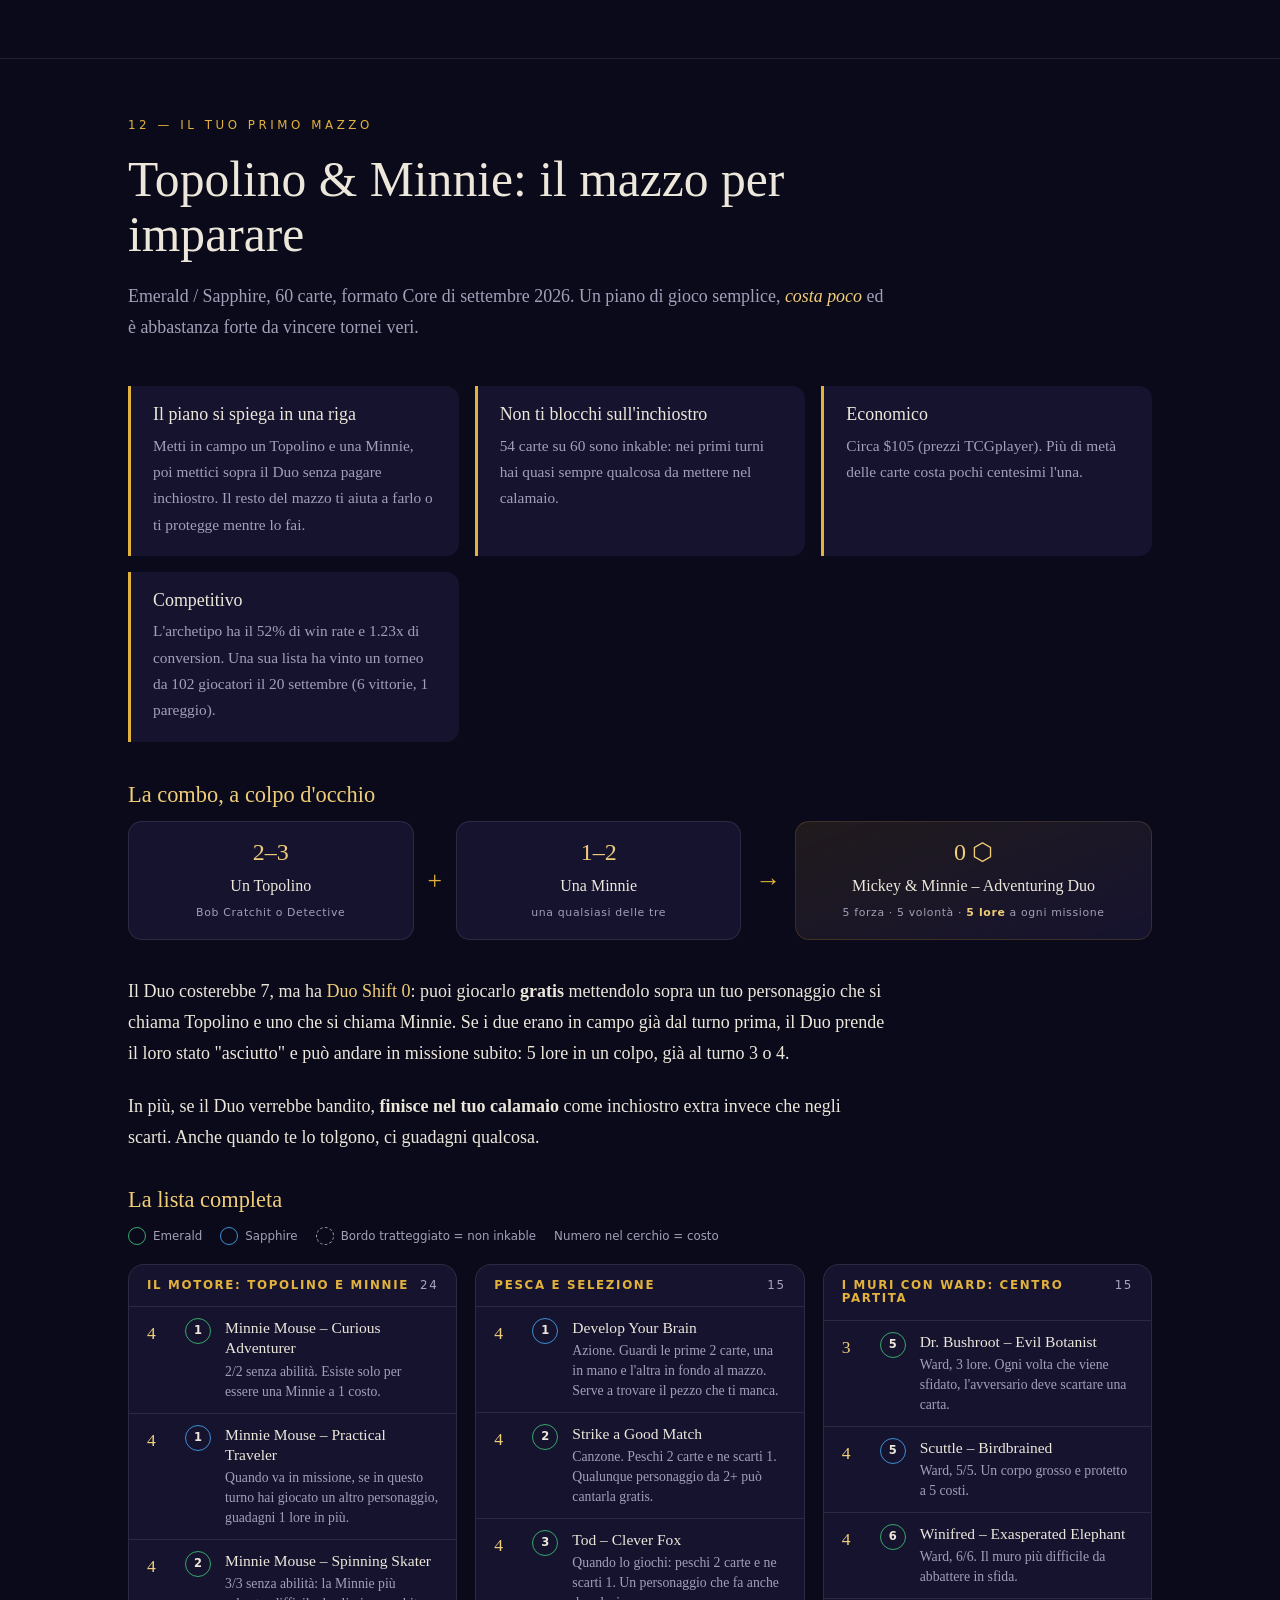
<file: guide/guida-lorcana-it.html>
<!DOCTYPE html>
<html lang="it">
<head>
<meta charset="UTF-8">
<meta name="viewport" content="width=device-width, initial-scale=1.0">
<meta name="description" content="Strumenti per il tavolo: segnapunti e probabilità calcolate con un modello ipergeometrico.">
<title>Lorcana · La Guida dell'Illumineer</title>
<style>
  :root{
    --ink-night:#0B0A1A;
    --ink-deep:#100E24;
    --surface:#16132F;
    --surface-2:#1D1940;
    --line:rgba(227,178,60,.16);
    --line-soft:rgba(236,231,218,.10);
    --parch:#ECE7DA;
    --muted:#A39FB8;
    --muted-2:#736E8C;
    --gold:#E3B23C;
    --gold-soft:#f0cd78;

    --amber:#E0A53A;
    --amethyst:#9B6FC9;
    --emerald:#36A86A;
    --ruby:#D9485C;
    --sapphire:#3E8FD4;
    --steel:#9AA6B8;

    --display:"Marcellus", serif;
    --body:"Spectral", Georgia, serif;
    --ui:"Inter", system-ui, sans-serif;

    --maxw:1080px;
  }

  *{box-sizing:border-box;}
  html{scroll-behavior:smooth;}
  body{
    margin:0;
    background:var(--ink-night);
    color:var(--parch);
    font-family:var(--body);
    font-weight:300;
    font-size:18px;
    line-height:1.72;
    -webkit-font-smoothing:antialiased;
    overflow-x:hidden;
  }
  a{color:inherit;}
  h1,h2,h3,h4{font-family:var(--display);font-weight:400;line-height:1.12;margin:0;}
  p{margin:0 0 1.1em;}

  /* ---------- ambient ink ---------- */
  .ambient{position:fixed;inset:0;z-index:0;pointer-events:none;overflow:hidden;}
  .blob{position:absolute;border-radius:50%;filter:blur(80px);opacity:.32;mix-blend-mode:screen;}
  .blob.b1{width:540px;height:540px;top:-160px;left:-120px;background:radial-gradient(circle,#5a2f8f,transparent 68%);animation:drift1 26s ease-in-out infinite;}
  .blob.b2{width:460px;height:460px;top:32%;right:-140px;background:radial-gradient(circle,#1c5fa0,transparent 68%);animation:drift2 32s ease-in-out infinite;}
  .blob.b3{width:520px;height:520px;bottom:-200px;left:30%;background:radial-gradient(circle,#7a4d1c,transparent 70%);animation:drift1 38s ease-in-out infinite reverse;}
  @keyframes drift1{0%,100%{transform:translate(0,0) scale(1);}50%{transform:translate(60px,-40px) scale(1.12);}}
  @keyframes drift2{0%,100%{transform:translate(0,0) scale(1);}50%{transform:translate(-50px,50px) scale(1.08);}}

  .wrap{position:relative;z-index:1;}
  .container{max-width:var(--maxw);margin:0 auto;padding:0 28px;}

  /* ---------- nav ---------- */
  nav{
    position:sticky;top:0;z-index:50;
    background:rgba(11,10,26,.78);
    backdrop-filter:blur(14px);
    border-bottom:1px solid var(--line-soft);
  }
  .nav-inner{max-width:var(--maxw);margin:0 auto;padding:13px 28px;display:flex;align-items:center;gap:22px;}
  .brand{font-family:var(--display);font-size:1.18rem;letter-spacing:.14em;color:var(--gold);text-decoration:none;white-space:nowrap;}
  .brand span{color:var(--parch);}
  .nav-links{display:flex;gap:4px;margin-left:auto;flex-wrap:wrap;}
  .nav-links a{
    font-family:var(--ui);font-size:.74rem;letter-spacing:.06em;text-transform:uppercase;
    color:var(--muted);text-decoration:none;padding:7px 11px;border-radius:7px;transition:.2s;white-space:nowrap;
  }
  .nav-links a:hover{color:var(--parch);background:rgba(236,231,218,.06);}
  .nav-links a.active{color:var(--gold);}

  /* ---------- hero ---------- */
  .hero{position:relative;min-height:90vh;display:flex;flex-direction:column;justify-content:center;padding:120px 0 80px;}
  .hero .eyebrow{font-family:var(--ui);font-size:.78rem;letter-spacing:.42em;text-transform:uppercase;color:var(--gold);margin-bottom:26px;}
  .hero h1{font-size:clamp(3.6rem,13vw,9rem);letter-spacing:.04em;line-height:.92;margin-bottom:8px;
    background:linear-gradient(180deg,#fff 0%,var(--gold-soft) 55%,var(--gold) 100%);
    -webkit-background-clip:text;background-clip:text;color:transparent;
    text-shadow:0 0 60px rgba(227,178,60,.18);}
  .hero .lede{max-width:620px;font-size:1.28rem;font-weight:300;color:var(--parch);font-style:italic;margin-bottom:42px;}
  .hero .lede b{font-style:normal;font-weight:500;color:var(--gold-soft);}

  .facts{display:flex;gap:14px;flex-wrap:wrap;}
  .fact{
    border:1px solid var(--line);border-radius:14px;padding:16px 22px;background:rgba(22,19,47,.5);
    min-width:140px;
  }
  .fact .n{font-family:var(--display);font-size:2rem;color:var(--gold-soft);line-height:1;}
  .fact .l{font-family:var(--ui);font-size:.7rem;letter-spacing:.13em;text-transform:uppercase;color:var(--muted);margin-top:8px;}
  .scrollcue{margin-top:56px;font-family:var(--ui);font-size:.72rem;letter-spacing:.22em;text-transform:uppercase;color:var(--muted-2);display:flex;align-items:center;gap:12px;}
  .scrollcue::before{content:"";width:34px;height:1px;background:var(--muted-2);}

  /* ---------- sections ---------- */
  .section{padding:84px 0;border-top:1px solid var(--line-soft);}
  .sec-head{margin-bottom:44px;max-width:760px;}
  .sec-num{font-family:var(--ui);font-size:.74rem;letter-spacing:.3em;color:var(--gold);text-transform:uppercase;display:block;margin-bottom:16px;}
  .sec-head h2{font-size:clamp(2rem,5vw,3.1rem);margin-bottom:18px;}
  .sec-head p{color:var(--muted);font-size:1.12rem;}
  .lede-q{font-style:italic;color:var(--gold-soft);}

  .prose p{margin-bottom:1.2em;}
  .prose strong{color:var(--parch);font-weight:600;}
  .term{color:var(--gold-soft);font-weight:500;}

  /* ---------- lore track (signature) ---------- */
  .track{margin:40px 0 8px;}
  .track-bar{position:relative;height:14px;border-radius:20px;background:var(--surface-2);overflow:hidden;border:1px solid var(--line-soft);}
  .track-fill{position:absolute;inset:0;width:100%;background:linear-gradient(90deg,#3E8FD4,#9B6FC9 45%,#E0A53A 100%);opacity:.9;}
  .track-marks{display:flex;justify-content:space-between;margin-top:12px;font-family:var(--ui);font-size:.72rem;color:var(--muted);letter-spacing:.08em;}
  .track-marks span:last-child{color:var(--gold-soft);font-weight:600;}

  /* ---------- ink grid ---------- */
  .ink-grid{display:grid;grid-template-columns:repeat(auto-fit,minmax(160px,1fr));gap:16px;}
  .ink-card{border-radius:16px;padding:24px 22px;background:var(--surface);border:1px solid var(--line-soft);position:relative;overflow:hidden;transition:transform .25s,border-color .25s;}
  .ink-card:hover{transform:translateY(-4px);}
  .ink-card::before{content:"";position:absolute;top:0;left:0;right:0;height:4px;background:var(--c);}
  .ink-card .glow{position:absolute;top:-40px;right:-40px;width:120px;height:120px;border-radius:50%;background:var(--c);filter:blur(46px);opacity:.34;}
  .ink-card h3{font-size:1.45rem;color:var(--c);margin-bottom:4px;position:relative;}
  .ink-card .it{font-family:var(--ui);font-size:.68rem;letter-spacing:.14em;text-transform:uppercase;color:var(--muted);margin-bottom:14px;}
  .ink-card p{font-size:.95rem;color:var(--parch);margin:0;position:relative;line-height:1.55;}

  /* ---------- steps ---------- */
  .steps{counter-reset:step;display:grid;gap:18px;}
  .step{display:grid;grid-template-columns:auto 1fr;gap:22px;align-items:start;border:1px solid var(--line-soft);border-radius:16px;padding:24px 26px;background:var(--surface);}
  .step::before{counter-increment:step;content:counter(step,decimal-leading-zero);font-family:var(--display);font-size:1.7rem;color:var(--gold);min-width:48px;}
  .step h4{font-size:1.25rem;margin-bottom:6px;}
  .step p{margin:0;color:var(--muted);font-size:1rem;}
  .step p b{color:var(--parch);font-weight:500;}

  /* ---------- phase blocks ---------- */
  .phases{display:grid;gap:16px;}
  .phase{border:1px solid var(--line-soft);border-radius:16px;background:var(--surface);overflow:hidden;}
  .phase-top{padding:18px 24px;display:flex;align-items:baseline;gap:14px;border-bottom:1px solid var(--line-soft);}
  .phase-top .tag{font-family:var(--ui);font-size:.66rem;letter-spacing:.16em;text-transform:uppercase;color:var(--ink-night);background:var(--gold);padding:4px 9px;border-radius:6px;font-weight:600;}
  .phase-top h4{font-size:1.3rem;}
  .phase-body{padding:18px 24px;}
  .phase-body ul{margin:0;padding-left:20px;}
  .phase-body li{margin-bottom:8px;color:var(--parch);font-size:1rem;}
  .phase-body li b{color:var(--gold-soft);font-weight:500;}

  /* ---------- action cards ---------- */
  .actions{display:grid;grid-template-columns:repeat(auto-fit,minmax(240px,1fr));gap:16px;}
  .act{border:1px solid var(--line-soft);border-radius:16px;padding:24px;background:linear-gradient(160deg,var(--surface),var(--ink-deep));}
  .act .sym{font-family:var(--display);font-size:1.6rem;color:var(--gold);margin-bottom:10px;}
  .act h4{font-size:1.2rem;margin-bottom:8px;}
  .act p{margin:0;font-size:.96rem;color:var(--muted);}

  /* ---------- keyword grid ---------- */
  .kw-grid{display:grid;grid-template-columns:repeat(auto-fill,minmax(248px,1fr));gap:14px;}
  .kw{border:1px solid var(--line-soft);border-radius:13px;padding:18px 20px;background:var(--surface);transition:border-color .2s;}
  .kw:hover{border-color:var(--line);}
  .kw h4{font-family:var(--ui);font-weight:600;font-size:.92rem;letter-spacing:.04em;color:var(--gold-soft);margin-bottom:6px;}
  .kw p{margin:0;font-size:.9rem;color:var(--muted);line-height:1.5;}

  /* ---------- tip cards ---------- */
  .tips{display:grid;grid-template-columns:repeat(auto-fit,minmax(260px,1fr));gap:16px;}
  .tip{border-left:3px solid var(--gold);border-radius:0 13px 13px 0;padding:18px 22px;background:var(--surface);}
  .tip h4{font-size:1.12rem;margin-bottom:8px;}
  .tip p{margin:0;color:var(--muted);font-size:.96rem;}

  /* ---------- archetypes ---------- */
  .arch{display:grid;grid-template-columns:repeat(auto-fit,minmax(230px,1fr));gap:16px;}
  .arch-card{border:1px solid var(--line-soft);border-radius:16px;padding:24px;background:var(--surface);}
  .arch-card .lab{font-family:var(--ui);font-size:.66rem;letter-spacing:.16em;text-transform:uppercase;color:var(--gold);margin-bottom:10px;}
  .arch-card h4{font-size:1.35rem;margin-bottom:10px;}
  .arch-card p{margin:0;font-size:.96rem;color:var(--muted);}

  /* ---------- meta table ---------- */
  .meta-note{font-family:var(--ui);font-size:.82rem;color:var(--muted-2);border:1px dashed var(--line);border-radius:12px;padding:14px 18px;margin-bottom:28px;}
  .meta-list{display:grid;gap:14px;}
  .deck{
    display:grid;grid-template-columns:auto 1fr auto;gap:20px;align-items:center;
    border:1px solid var(--line-soft);border-radius:16px;padding:20px 24px;background:var(--surface);
  }
  .deck .rank{font-family:var(--display);font-size:1.9rem;color:var(--gold);min-width:40px;}
  .deck .body h4{font-size:1.22rem;margin-bottom:4px;}
  .deck .body .inks{display:flex;gap:6px;margin:8px 0 10px;}
  .pip{width:13px;height:13px;border-radius:50%;display:inline-block;}
  .deck .body p{margin:0;font-size:.95rem;color:var(--muted);}
  .deck .share{text-align:right;min-width:96px;}
  .deck .share .big{font-family:var(--display);font-size:1.7rem;color:var(--gold-soft);line-height:1;}
  .deck .share .sm{font-family:var(--ui);font-size:.64rem;letter-spacing:.1em;text-transform:uppercase;color:var(--muted);margin-top:6px;}
  .sharebar{height:6px;border-radius:6px;background:var(--surface-2);margin-top:10px;overflow:hidden;}
  .sharebar i{display:block;height:100%;background:linear-gradient(90deg,var(--gold),var(--gold-soft));}
  .tierflag{font-family:var(--ui);font-size:.62rem;letter-spacing:.1em;text-transform:uppercase;padding:3px 8px;border-radius:5px;border:1px solid var(--line);color:var(--gold-soft);margin-left:8px;}

  .banned{border:1px solid rgba(217,72,92,.4);background:rgba(217,72,92,.08);border-radius:14px;padding:20px 24px;margin-top:26px;}
  .banned h4{color:var(--ruby);font-family:var(--ui);font-weight:600;font-size:.9rem;letter-spacing:.06em;text-transform:uppercase;margin-bottom:10px;}
  .banned p{margin:0;color:var(--parch);font-size:.98rem;}

  /* ---------- deckbuild rules ---------- */
  .rules{display:grid;grid-template-columns:repeat(auto-fit,minmax(190px,1fr));gap:16px;}
  .rule{text-align:center;border:1px solid var(--line-soft);border-radius:16px;padding:28px 20px;background:var(--surface);}
  .rule .n{font-family:var(--display);font-size:2.6rem;color:var(--gold-soft);line-height:1;}
  .rule .t{font-family:var(--ui);font-size:.72rem;letter-spacing:.1em;text-transform:uppercase;color:var(--muted);margin-top:12px;line-height:1.5;}

  /* ---------- closing ---------- */
  .close{padding:96px 0 70px;text-align:center;border-top:1px solid var(--line-soft);}
  .close h2{font-size:clamp(2rem,5vw,3rem);margin-bottom:18px;}
  .close p{max-width:580px;margin:0 auto 8px;color:var(--muted);}
  .sources{margin-top:40px;font-family:var(--ui);font-size:.76rem;color:var(--muted-2);letter-spacing:.04em;}
  footer{padding:40px 0;text-align:center;font-family:var(--ui);font-size:.72rem;color:var(--muted-2);border-top:1px solid var(--line-soft);}

  /* ---------- reveal ---------- */
  .reveal{opacity:0;transform:translateY(22px);transition:opacity .7s ease,transform .7s ease;}
  .reveal.in{opacity:1;transform:none;}

  @media (max-width:640px){
    body{font-size:17px;}
    .nav-links{display:none;}
    .deck{grid-template-columns:auto 1fr;}
    .deck .share{grid-column:1/-1;text-align:left;display:flex;align-items:center;gap:14px;}
    .deck .share .big{font-size:1.4rem;}
    .step{grid-template-columns:1fr;}
    .step::before{font-size:1.4rem;}
  }
  @media (prefers-reduced-motion:reduce){
    *{animation:none!important;}
    html{scroll-behavior:auto;}
    .reveal{opacity:1;transform:none;transition:none;}
  }

  /* ---------- primo mazzo ---------- */
  .combo{display:grid;grid-template-columns:1fr auto 1fr auto 1.25fr;gap:14px;align-items:center;margin:8px 0 36px;}
  .combo .cc{border:1px solid var(--line-soft);border-radius:14px;padding:18px 18px;background:var(--surface);text-align:center;}
  .combo .cc.pay{border-color:var(--line);background:linear-gradient(160deg,rgba(227,178,60,.10),var(--surface));}
  .combo .cc .cst{font-family:var(--display);font-size:1.5rem;color:var(--gold-soft);line-height:1;}
  .combo .cc .nm{font-family:var(--body);font-weight:500;font-size:1rem;margin-top:8px;color:var(--parch);}
  .combo .cc .sb{font-family:var(--ui);font-size:.68rem;letter-spacing:.06em;color:var(--muted);margin-top:6px;line-height:1.45;}
  .combo .op{font-family:var(--display);font-size:1.6rem;color:var(--gold);text-align:center;}
  .dl-wrap{display:grid;grid-template-columns:repeat(auto-fit,minmax(300px,1fr));gap:18px;}
  .dl-group{border:1px solid var(--line-soft);border-radius:16px;background:var(--surface);overflow:hidden;}
  .dl-group h4{font-family:var(--ui);font-weight:600;font-size:.74rem;letter-spacing:.14em;text-transform:uppercase;color:var(--gold);padding:14px 18px;border-bottom:1px solid var(--line-soft);margin:0;display:flex;justify-content:space-between;}
  .dl-group h4 span{color:var(--muted-2);font-weight:500;}
  .dl-row{display:grid;grid-template-columns:28px 30px 1fr;gap:10px;padding:11px 18px;border-bottom:1px solid var(--line-soft);align-items:start;}
  .dl-row:last-child{border-bottom:none;}
  .dl-row .q{font-family:var(--display);font-size:1.1rem;color:var(--gold-soft);}
  .dl-row .c{font-family:var(--ui);font-size:.72rem;font-weight:600;width:26px;height:26px;border-radius:50%;display:flex;align-items:center;justify-content:center;border:1.5px solid var(--ink);color:var(--parch);}
  .dl-row .c.nx{border-style:dashed;}
  .dl-row .t b{display:block;font-weight:500;color:var(--parch);font-size:.97rem;line-height:1.3;}
  .dl-row .t i{font-style:normal;font-size:.86rem;color:var(--muted);line-height:1.45;display:block;margin-top:3px;}
  .legend-mini{font-family:var(--ui);font-size:.74rem;color:var(--muted);display:flex;gap:18px;flex-wrap:wrap;margin:0 0 18px;}
  .legend-mini span{display:inline-flex;align-items:center;gap:7px;}
  .legend-mini .c{width:18px;height:18px;border-radius:50%;border:1.5px solid var(--muted);display:inline-block;}
  .legend-mini .c.nx{border-style:dashed;}
  .curve{display:flex;align-items:flex-end;gap:10px;height:150px;margin:18px 0 8px;padding:0 4px;border-bottom:1px solid var(--line-soft);}
  .curve .bar{flex:1;display:flex;flex-direction:column;align-items:center;justify-content:flex-end;height:100%;}
  .curve .bar i{display:block;width:100%;max-width:56px;border-radius:7px 7px 0 0;background:linear-gradient(180deg,var(--gold-soft),var(--gold));}
  .curve .bar .n{font-family:var(--ui);font-size:.74rem;color:var(--parch);margin-bottom:6px;}
  .curve-l{display:flex;gap:10px;padding:0 4px;}
  .curve-l span{flex:1;text-align:center;font-family:var(--ui);font-size:.7rem;color:var(--muted);}
  @media (max-width:640px){
    .combo{grid-template-columns:1fr;}
    .combo .op{transform:rotate(90deg);}
  }

  /* ---------- glossario ---------- */
  .gloss-group{margin-bottom:40px;}

  /* ---------- Glossario Interattivo ---------- */
  .gloss-search-box {
    margin: 20px 0 30px;
    display: flex;
    gap: 12px;
  }
  .gloss-search-box input {
    flex: 1;
    background: var(--surface);
    border: 1px solid var(--line);
    border-radius: 10px;
    padding: 12px 18px;
    color: var(--parch);
    font-size: 1rem;
    font-family: var(--ui);
    outline: none;
    transition: border-color .2s;
  }
  .gloss-search-box input:focus {
    border-color: var(--gold);
    box-shadow: 0 0 12px rgba(227, 178, 60, .2);
  }
  .gloss-group {
    margin-bottom: 40px;
  }
  .gloss-group h3 {
    font-family: var(--ui);
    font-size: 1.15rem;
    color: var(--gold-soft);
    margin-bottom: 16px;
    border-bottom: 1px solid var(--line-soft);
    padding-bottom: 8px;
    letter-spacing: .05em;
    text-transform: uppercase;
  }
  .gloss-grid {
    display: grid;
    grid-template-columns: repeat(auto-fit, minmax(280px, 1fr));
    gap: 16px;
  }
  .gloss-item {
    background: var(--surface);
    border: 1px solid var(--line-soft);
    border-radius: 12px;
    padding: 16px 20px;
    transition: transform .2s, border-color .2s;
  }
  .gloss-item:hover {
    border-color: var(--gold);
    transform: translateY(-2px);
  }
  .gloss-item dt {
    font-family: var(--display);
    font-size: 1.15rem;
    color: var(--gold);
    margin-bottom: 6px;
    font-weight: 600;
  }
  .gloss-item dd {
    font-size: .92rem;
    color: var(--muted);
    line-height: 1.5;
    margin: 0;
  }
  .gloss-item dd b {
    color: var(--parch);
  }

  /* ---------- Tool Interattivi (Lore Tracker & Mulligan Calc) ---------- */
  .tools-grid {
    display: grid;
    grid-template-columns: repeat(auto-fit, minmax(320px, 1fr));
    gap: 24px;
    margin-top: 24px;
  }
  .tool-card {
    background: var(--surface);
    border: 1px solid var(--line-soft);
    border-radius: 16px;
    padding: 24px;
    box-shadow: 0 8px 30px rgba(0,0,0,.3);
  }
  .tool-card h3 {
    font-family: var(--display);
    color: var(--gold);
    font-size: 1.35rem;
    margin-bottom: 8px;
    display: flex;
    align-items: center;
    gap: 10px;
  }
  .tool-card p {
    font-size: .9rem;
    color: var(--muted);
    margin-bottom: 20px;
  }
  .lore-tracker-wrap {
    display: flex;
    gap: 16px;
    justify-content: center;
  }
  .lore-box {
    flex: 1;
    background: rgba(0,0,0,.3);
    border: 1px solid var(--line);
    border-radius: 12px;
    padding: 18px 12px;
    text-align: center;
  }
  .lore-title {
    font-family: var(--ui);
    font-size: .8rem;
    text-transform: uppercase;
    color: var(--gold-soft);
    letter-spacing: .08em;
  }
  .lore-score {
    font-family: var(--display);
    font-size: 3.5rem;
    line-height: 1.1;
    color: var(--parch);
    margin: 10px 0;
    transition: color .2s;
  }
  .lore-score.winner {
    color: #4ade80;
    text-shadow: 0 0 20px rgba(74,222,128,.5);
  }
  .lore-ctrls {
    display: flex;
    gap: 6px;
    justify-content: center;
  }
  .btn-lore {
    background: var(--surface-2);
    border: 1px solid var(--line-soft);
    color: var(--parch);
    font-family: var(--ui);
    font-size: .95rem;
    font-weight: 600;
    padding: 8px 14px;
    border-radius: 8px;
    cursor: pointer;
    transition: all .2s;
  }
  .btn-lore:hover {
    background: var(--gold);
    color: #121016;
    border-color: var(--gold);
  }
  .mulligan-calc-box {
    display: flex;
    flex-direction: column;
    gap: 14px;
  }
  .calc-field {
    display: flex;
    justify-content: space-between;
    align-items: center;
  }
  .calc-field label {
    font-size: .88rem;
    color: var(--parch);
  }
  .calc-field select, .calc-field input {
    background: rgba(0,0,0,.4);
    border: 1px solid var(--line);
    border-radius: 6px;
    padding: 6px 10px;
    color: var(--parch);
    font-family: var(--ui);
    width: 110px;
  }
  .calc-results {
    margin-top: 14px;
    padding: 14px;
    background: rgba(0,0,0,.3);
    border-radius: 10px;
    border: 1px solid var(--line-soft);
  }
  .calc-res-item {
    display: flex;
    justify-content: space-between;
    font-size: .88rem;
    padding: 5px 0;
    border-bottom: 1px dashed rgba(255,255,255,.08);
  }
  .calc-res-item:last-child { border-bottom: none; }
  .calc-res-val {
    font-weight: bold;
    color: var(--gold-soft);
  }

  /* Top Language Bar */
  .lang-bar {
    background: rgba(14, 11, 20, 0.95);
    border-bottom: 1px solid var(--line-soft);
    padding: 8px 24px;
    display: flex;
    justify-content: space-between;
    align-items: center;
    font-family: var(--ui);
    font-size: .8rem;
    color: var(--muted);
    position: sticky;
    top: 0;
    z-index: 1000;
  }
  .lang-links {
    display: flex;
    gap: 14px;
    align-items: center;
  }
  .lang-links a {
    color: var(--muted);
    text-decoration: none;
    padding: 3px 8px;
    border-radius: 6px;
    transition: all .2s;
    display: inline-flex;
    align-items: center;
    gap: 6px;
  }
  .lang-links a:hover, .lang-links a.active {
    color: var(--gold);
    background: rgba(227, 178, 60, .12);
  }

  /* Accessible, offline-first layout. All navigation stays available without JS. */
  :root{--ui:system-ui,-apple-system,"Segoe UI",sans-serif;--display:Georgia,"Times New Roman",serif;--body:Georgia,"Times New Roman",serif;--muted-2:#aaa3bf;color-scheme:dark;}
  [hidden]{display:none!important;}
  :focus-visible{outline:3px solid var(--gold-soft);outline-offset:4px;}
  .skip-link{position:fixed;top:8px;left:12px;z-index:2000;padding:10px 18px;background:var(--parch);color:var(--ink-night);transform:translateY(-160%);font-family:var(--ui);}
  .skip-link:focus{transform:none;}
  .lang-bar{position:relative;flex-wrap:wrap;gap:8px;padding:8px 24px;}
  .lang-links{flex-wrap:wrap;gap:4px;}
  .lang-links a{min-height:44px;padding:8px;}
  nav{position:relative;background:rgba(11,10,26,.97);backdrop-filter:none;}
  .tools-ready nav{position:sticky;}
  .nav-inner{gap:16px;padding:10px 24px;align-items:flex-start;}
  .brand{padding:8px 0;}
  .guide-menu{flex:1;min-width:0;}
  .guide-menu summary{font:600 .85rem var(--ui);color:var(--gold-soft);padding:12px 4px;cursor:pointer;}
  .guide-menu summary::marker{color:var(--gold);}
  .nav-links{display:flex;flex-wrap:wrap;margin:0;max-height:42vh;overflow:auto;gap:4px;}
  .nav-links a{min-height:44px;display:flex;align-items:center;}
  .nav-links a.active{background:rgba(227,178,60,.12);}
  section[id],header[id]{scroll-margin-top:78px;}
  .hero{min-height:auto;padding:64px 28px 56px;}
  .hero h1{font-size:clamp(3rem,11vw,7rem);}
  .hero .eyebrow{letter-spacing:.18em;margin-bottom:20px;}
  .hero .lede{margin-bottom:26px;}
  .hero-actions{display:flex;flex-wrap:wrap;gap:10px;margin-top:24px;font:600 .85rem var(--ui);}
  .hero-actions a{padding:12px 16px;min-height:44px;border:1px solid var(--line);border-radius:8px;text-decoration:none;color:var(--gold-soft);background:var(--surface);}
  .editorial-note{font:400 .85rem/1.6 var(--ui);padding:18px 22px;border:1px solid var(--line);border-radius:12px;background:var(--surface);margin-bottom:32px;}
  .editorial-note a{color:var(--gold-soft);}
  .ambient{position:absolute;max-height:1000px;}
  .blob{animation:none!important;filter:blur(55px);opacity:.2;}
  .reveal{opacity:1;transform:none;transition:none;}
  .section{padding:56px 0;}
  .tools-grid,.dl-wrap,.gloss-grid,.actions,.kw-grid,.tips,.ink-grid{grid-template-columns:repeat(auto-fit,minmax(min(100%,280px),1fr));}
  .tools-grid{grid-template-columns:repeat(auto-fit,minmax(min(100%,420px),1fr));}
  .ink-grid{grid-template-columns:repeat(auto-fit,minmax(min(100%,160px),1fr));}
  .tool-card,.lore-box,.gloss-search-box input,.calc-field>*{min-width:0;}
  .lore-ctrls{display:grid;grid-template-columns:repeat(2,minmax(44px,1fr));}
  .btn-lore{min-height:44px;padding:8px;touch-action:manipulation;}
  .lore-title{overflow-wrap:anywhere;}
  .lore-status{min-height:1.6em;color:#4ade80;font:600 .8rem var(--ui);}
  .calc-field{gap:12px;flex-wrap:wrap;}
  .calc-field label{flex:1 1 140px;}
  .calc-field select,.calc-field input{width:100%;flex:1 1 160px;min-height:44px;font-size:1rem;}
  .calc-res-item{gap:14px;align-items:baseline;}
  .calc-res-val{white-space:nowrap;font-variant-numeric:tabular-nums;}
  .calc-error{color:#ffb7b7;font:.85rem var(--ui);}
  .tool-card .calc-model{font-size:.82rem;line-height:1.6;margin:16px 0 0;}
  .search-status{font:.85rem var(--ui);color:var(--muted);margin:0 0 20px;}
  .gloss-search-box{flex-direction:column;gap:8px;margin-bottom:12px;}
  .gloss-search-box label{font:600 .85rem var(--ui);color:var(--gold-soft);}
  @media(max-width:640px){
    .container{padding-left:20px;padding-right:20px;}
    .lang-bar{padding:8px 16px;}.lang-bar>span{display:none;}
    .nav-inner{padding:6px 20px;}.brand{font-size:1rem;}
    .guide-menu summary{text-align:right;}.nav-links{justify-content:flex-end;}
    .hero{padding-top:40px;}.hero .lede{font-size:1.1rem;}
    .fact{min-width:0;flex:1 1 40%;padding:14px;}.fact .l{letter-spacing:.04em;}
    .tool-card{padding:18px;}.lore-tracker-wrap{gap:10px;}.lore-box{padding:14px 8px;}
    .sec-head h2{overflow-wrap:anywhere;}.phase-top{flex-wrap:wrap;}
  }
  @media(prefers-reduced-motion:reduce){*,*::before,*::after{animation:none!important;transition:none!important;}html{scroll-behavior:auto;}}

  /* Full deck cards have a vertical structure; the compact .deck grid does not apply. */
  .deck-full{display:flex;flex-direction:column;align-items:stretch;gap:16px;min-width:0;}
  .deck-full .head{display:flex;align-items:center;flex-wrap:wrap;gap:12px;}
  .deck-full h4{flex:1;min-width:0;overflow-wrap:anywhere;font-size:1.25rem;}
  .deck-full .tierflag{margin-left:0;}
  .deck-full>p{margin:0;font-size:1rem;color:var(--muted);}
  .deck-full .inks{display:flex;gap:6px;}
  .stats{display:grid;grid-template-columns:repeat(auto-fit,minmax(84px,1fr));gap:16px;padding:16px 0;border-top:1px solid var(--line-soft);border-bottom:1px solid var(--line-soft);}
  .stats .v{font:1.3rem var(--display);color:var(--gold-soft);}
  .stats .k{font:.72rem/1.5 var(--ui);color:var(--muted);margin-top:5px;}
  .swot{display:grid;grid-template-columns:repeat(auto-fit,minmax(min(100%,260px),1fr));gap:20px;font-size:.95rem;}
  .swot .lbl{display:block;font:600 .75rem var(--ui);margin-bottom:8px;color:var(--gold-soft);}
  .mu{display:flex;flex-wrap:wrap;gap:8px;font:.72rem/1.6 var(--ui);}
  .mu span{padding:6px 9px;border:1px solid var(--line-soft);border-radius:6px;}
  @media print{nav,.lang-bar,.ambient,.hero-actions,.skip-link{display:none;}body{background:white;color:black;}.reveal{opacity:1;transform:none;}}
</style>
</head>
<body>
<a class="skip-link" href="#main-content">Vai al contenuto</a>
<noscript><p class="editorial-note">JavaScript disattivato: puoi leggere la guida, ma ricerca e strumenti richiedono JavaScript.</p></noscript>
<div class="lang-bar">
  <span>Disney Lorcana · Complete Interactive Guide</span>
  <div class="lang-links" role="navigation" aria-label="Language">
    <a href="../index.html">Hub</a><a href="../deck-lab.html">Deck Lab</a><a href="../collector-vault.html">Collector Vault</a><a href="../tournament-decks.html">Mazzi / Decks</a>
    <a href="guida-lorcana-it.html" class="active" aria-current="page">🇮🇹 Italiano</a>
    <a href="lorcana-guide-en.html">🇬🇧 English</a>
    <a href="lorcana-guide-fr.html">🇫🇷 Français</a>
    <a href="lorcana-guide-de.html">🇩🇪 Deutsch</a>
    <a href="lorcana-guide-es.html">🇪🇸 Español</a>
  </div>
</div>


<div class="ambient" aria-hidden="true">
  <div class="blob b1"></div>
  <div class="blob b2"></div>
  <div class="blob b3"></div>
</div>

<div class="wrap">

  <nav aria-label="Indice della guida">
    <div class="nav-inner">
      <a href="#top" class="brand">LOR<span>·</span>CANA</a>
      <details class="guide-menu"><summary>Indice della guida</summary><div class="nav-links">
        <a href="#basi">Basi</a>
        <a href="#inchiostri">Inchiostri</a>
        <a href="#carta">La carta</a>
        <a href="#turno">Il turno</a>
        <a href="#azioni">Azioni</a>
        <a href="#keyword">Keyword</a>
        <a href="#strategia">Strategia</a>
        <a href="#deck">Deck</a>
        <a href="#meta">Meta</a>
        <a href="#prossimo">Prossimo set</a>
        <a href="#primo-mazzo">Primo mazzo</a>
        <a href="#glossario">Glossario</a>
        <a href="#strumenti">Strumenti</a>
      </div></details>
    </div>
  </nav>

  <main id="main-content" tabindex="-1">
  <header class="hero container" id="top">
    <div class="eyebrow">La Guida dell'Illumineer</div>
    <h1>LORCANA</h1>
    <p class="lede">Sei un <b>Illumineer</b>: evochi personaggi Disney dall'inchiostro magico e li mandi all'avventura per raccogliere <b>lore</b>. Il primo che ne accumula <b>20</b> vince. Questa è tutta la strada per arrivarci.</p>
    <div class="facts">
      <div class="fact"><div class="n">2</div><div class="l">Giocatori</div></div>
      <div class="fact"><div class="n">20 ◊</div><div class="l">Lore per vincere</div></div>
      <div class="fact"><div class="n">60</div><div class="l">Carte nel mazzo</div></div>
      <div class="fact"><div class="n">6</div><div class="l">Inchiostri</div></div>
    </div>
    <div class="hero-actions"><a href="#basi">Impara le basi</a><a href="#glossario">Glossario</a><a href="#strumenti">Segnapunti</a></div>
  </header>

  <aside class="container"><p class="editorial-note">Guida della community, non ufficiale. Le sezioni su mazzi, meta e collezionismo sono materiale storico da verificare; alcune traduzioni sono incomplete. Per regole e carte aggiornate consulta le fonti ufficiali. <a href="https://disneylorcana.com/en/resources/">Risorse ufficiali</a>.</p></aside>

  <!-- 1 · BASI -->
  <section class="section" id="basi">
    <div class="container">
      <div class="sec-head reveal">
        <span class="sec-num">01 — Le basi</span>
        <h2>Cos'è Lorcana e come si vince</h2>
        <p>Un gioco di carte collezionabili di Ravensburger e Disney. Due Illumineer si sfidano per essere il primo a raccogliere <span class="lede-q">20 punti lore</span>.</p>
      </div>
      <div class="prose reveal" style="max-width:760px">
        <p>Ogni partita è una corsa. Il <span class="term">lore</span> è il punteggio: lo guadagni soprattutto mandando i tuoi personaggi <strong>in missione (quest)</strong>. Ma il tuo avversario fa lo stesso, quindi non basta correre — devi anche <strong>rallentare lui</strong>, sfidando i suoi personaggi e gestendo il tempo.</p>
        <p>Per giocare le carte ti serve <span class="term">inchiostro</span>: la tua risorsa. Ogni turno puoi mettere una carta dalla mano nel tuo <strong>calamaio (inkwell)</strong>, coperta, per avere più inchiostro disponibile. Più inchiostro = carte più potenti.</p>
        <p>Il cuore del gioco è una scelta continua: ogni carta in mano può diventare <strong>inchiostro</strong> (risorsa) <em>oppure</em> essere <strong>giocata</strong> (effetto). Vinci chi sa bilanciare meglio le due cose.</p>
      </div>
      <div class="track reveal" aria-label="La corsa verso 20 lore">
        <div class="track-bar"><div class="track-fill"></div></div>
        <div class="track-marks"><span>0 ◊ — Inizio</span><span>10 ◊ — Metà partita</span><span>20 ◊ — Vittoria</span></div>
      </div>
    </div>
  </section>

  <!-- 2 · COSA SERVE / SETUP -->
  <section class="section" id="setup">
    <div class="container">
      <div class="sec-head reveal">
        <span class="sec-num">02 — Preparazione</span>
        <h2>Di cosa hai bisogno e come si imposta la partita</h2>
        <p>Ti servono solo due mazzi e qualcosa per segnare i danni e il lore (segnalini, dadi o l'app ufficiale).</p>
      </div>
      <div class="steps reveal">
        <div class="step"><div><h4>Mescola e pesca 7 carte</h4><p>Ogni giocatore mescola il proprio mazzo e pesca la mano iniziale.</p></div></div>
        <div class="step"><div><h4>Mulligan (una volta)</h4><p>Puoi rimettere sotto al mazzo quante carte vuoi e ripescarne altrettante. Cerca una mano con <b>inchiostro inkable</b> e personaggi a basso costo.</p></div></div>
        <div class="step"><div><h4>Decidete chi inizia</h4><p>A caso o d'accordo. Importante: <b>chi gioca per primo salta la pescata del primo turno</b> (per compensare il vantaggio di iniziare).</p></div></div>
        <div class="step"><div><h4>Lore a 0</h4><p>Entrambi partite da zero. Tenete pronto il segnapunti: si corre fino a 20.</p></div></div>
      </div>
    </div>
  </section>

  <!-- 3 · INCHIOSTRI -->
  <section class="section" id="inchiostri">
    <div class="container">
      <div class="sec-head reveal">
        <span class="sec-num">03 — I sei inchiostri</span>
        <h2>Le sei anime del gioco</h2>
        <p>Ogni carta appartiene a uno (o più) dei sei inchiostri. Un mazzo può contenere al massimo <span class="lede-q">due inchiostri</span>: la scelta della coppia definisce la tua identità.</p>
      </div>
      <div class="ink-grid reveal">
        <div class="ink-card" style="--c:var(--amber)"><div class="glow"></div><h3>Amber</h3><div class="it">Ambra</div><p>Supporto e generazione di lore. Cantanti, cura, sciami di personaggi a basso costo che restano in campo.</p></div>
        <div class="ink-card" style="--c:var(--amethyst)"><div class="glow"></div><h3>Amethyst</h3><div class="it">Ametista</div><p>Magia e pescata. Manipola la mano, ripesca, e ospita molti personaggi Evasive aggressivi.</p></div>
        <div class="ink-card" style="--c:var(--emerald)"><div class="glow"></div><h3>Emerald</h3><div class="it">Smeraldo</div><p>Inganno e disturbo. Costringe l'avversario a scartare, ruba tempo, fa rimbalzare i personaggi in mano.</p></div>
        <div class="ink-card" style="--c:var(--ruby)"><div class="glow"></div><h3>Ruby</h3><div class="it">Rubino</div><p>Aggressione e velocità. Tanta forza, Rush e Challenger: nato per attaccare e fare a pezzi il campo nemico.</p></div>
        <div class="ink-card" style="--c:var(--sapphire)"><div class="glow"></div><h3>Sapphire</h3><div class="it">Zaffiro</div><p>Risorse e oggetti. Riduce i costi, accelera l'inchiostro (ramp) e costruisce motori di carte e item.</p></div>
        <div class="ink-card" style="--c:var(--steel)"><div class="glow"></div><h3>Steel</h3><div class="it">Acciaio</div><p>Controllo e rimozione. Personaggi resistenti, danno diretto e gli strumenti migliori per ripulire il tavolo.</p></div>
      </div>
    </div>
  </section>

  <!-- 4 · ANATOMIA CARTA -->
  <section class="section" id="carta">
    <div class="container">
      <div class="sec-head reveal">
        <span class="sec-num">04 — Anatomia di una carta</span>
        <h2>Leggere un personaggio</h2>
        <p>Quattro numeri raccontano tutto quello che una carta sa fare. Impara a leggerli al volo.</p>
      </div>
      <div class="actions reveal">
        <div class="act"><div class="sym">⬡</div><h4>Costo</h4><p>In alto a sinistra: quanto inchiostro serve per giocarla. Se attorno al costo c'è una <strong>cornice ondulata</strong>, la carta è <span class="term">inkable</span> e può finire nel calamaio.</p></div>
        <div class="act"><div class="sym">⚔</div><h4>Forza (Strength)</h4><p>Quanti danni infligge quando sfida o viene sfidato.</p></div>
        <div class="act"><div class="sym">❤</div><h4>Volontà (Willpower)</h4><p>Quanti danni regge prima di essere bandito (mandato negli scarti).</p></div>
        <div class="act"><div class="sym">◊</div><h4>Lore</h4><p>Quanto lore guadagni quando questo personaggio va in missione. Il numero che fa vincere la partita.</p></div>
      </div>
      <div class="prose reveal" style="max-width:760px;margin-top:30px">
        <p>Sotto i numeri trovi le <span class="term">classificazioni</span> (Eroe, Cattivo, Principessa, Floodborn, Dreamborn…) che alcune carte richiamano, e poi le <strong>abilità</strong> e le <strong>keyword</strong> (le vediamo più avanti). Esistono quattro tipi di carta: <strong>Personaggi</strong>, <strong>Oggetti (Item)</strong>, <strong>Luoghi (Location)</strong> e <strong>Azioni</strong> — di cui le <strong>Canzoni (Song)</strong> sono un sottotipo speciale.</p>
      </div>
    </div>
  </section>

  <!-- 5 · IL TURNO -->
  <section class="section" id="turno">
    <div class="container">
      <div class="sec-head reveal">
        <span class="sec-num">05 — Il turno, passo per passo</span>
        <h2>Come scorre un turno</h2>
        <p>Ogni turno ha tre fasi. La parte centrale — la <span class="lede-q">fase principale</span> — è dove succede tutto e dove le azioni si possono fare nell'ordine che vuoi.</p>
      </div>
      <div class="phases reveal">
        <div class="phase">
          <div class="phase-top"><span class="tag">Inizio</span><h4>Fase iniziale</h4></div>
          <div class="phase-body"><ul>
            <li><b>Raddrizza (Ready):</b> raddrizzi tutte le tue carte esauste — personaggi e inchiostro tornano disponibili.</li>
            <li><b>Imposta (Set):</b> si attivano gli effetti "all'inizio del tuo turno". I personaggi giocati nel turno precedente <b>sono ora asciutti</b> e possono finalmente agire.</li>
            <li><b>Pesca (Draw):</b> peschi una carta. (Chi inizia la partita salta solo la sua primissima pescata.)</li>
          </ul></div>
        </div>
        <div class="phase">
          <div class="phase-top"><span class="tag">Principale</span><h4>Fase principale — in qualsiasi ordine</h4></div>
          <div class="phase-body"><ul>
            <li><b>Metti inchiostro:</b> una volta per turno, una carta inkable dalla mano va coperta nel calamaio.</li>
            <li><b>Gioca carte:</b> paga il costo in inchiostro per giocare personaggi, oggetti, luoghi o azioni.</li>
            <li><b>Vai in missione (Quest):</b> esaurisci un personaggio asciutto per guadagnare lore pari al suo ◊.</li>
            <li><b>Sfida (Challenge):</b> esaurisci un personaggio per attaccare un bersaglio nemico esausto (o un luogo).</li>
            <li><b>Usa abilità e canta canzoni:</b> attiva le abilità e usa i personaggi per cantare le Song.</li>
          </ul></div>
        </div>
        <div class="phase">
          <div class="phase-top"><span class="tag">Fine</span><h4>Fase finale</h4></div>
          <div class="phase-body"><ul>
            <li>Svaniscono gli effetti "fino alla fine del turno" e si risolvono i trigger di fine turno.</li>
            <li>Il turno passa all'avversario. I danni sui personaggi <b>restano</b>: non si curano da soli.</li>
          </ul></div>
        </div>
      </div>
      <div class="prose reveal" style="max-width:760px;margin-top:28px">
        <p><strong>La regola dell'inchiostro bagnato.</strong> Un personaggio appena giocato ha "l'inchiostro ancora umido": <em>non</em> può andare in missione, sfidare o usare abilità con il simbolo di esaurimento, fino al tuo turno successivo. L'eccezione è la keyword <span class="term">Rush</span>, che permette di sfidare subito.</p>
      </div>
    </div>
  </section>

  <!-- 6 · AZIONI -->
  <section class="section" id="azioni">
    <div class="container">
      <div class="sec-head reveal">
        <span class="sec-num">06 — Le azioni chiave</span>
        <h2>Quest, Challenge, Inchiostro, Canto</h2>
        <p>Quattro gesti che ripeti partita dopo partita. Capire <span class="lede-q">quando</span> fare ciascuno è il 90% della bravura.</p>
      </div>
      <div class="actions reveal">
        <div class="act"><div class="sym">◊</div><h4>Andare in missione</h4><p>Esaurisci un personaggio asciutto e guadagni lore pari al suo valore ◊. È il modo principale per vincere — ma un personaggio in missione è esausto e <strong>vulnerabile</strong> alle sfide.</p></div>
        <div class="act"><div class="sym">⚔</div><h4>Sfidare</h4><p>Esaurisci un personaggio per attaccarne uno nemico <strong>esausto</strong>. Entrambi infliggono danni pari alla loro Forza. Chi accumula danni ≥ Volontà viene bandito. I <strong>luoghi</strong> si possono sfidare sempre.</p></div>
        <div class="act"><div class="sym">⬡</div><h4>Mettere inchiostro</h4><p>Una volta per turno metti una carta inkable nel calamaio. Investi sul futuro: più inchiostro ora significa carte più grosse dopo, ma è una carta in meno da giocare.</p></div>
        <div class="act"><div class="sym">♪</div><h4>Cantare una canzone</h4><p>Invece di pagarla con l'inchiostro, esaurisci un personaggio con costo ≥ a quello della canzone per cantarla <strong>gratis</strong>. Un enorme risparmio di risorse.</p></div>
      </div>
      <div class="prose reveal" style="max-width:760px;margin-top:30px">
        <p><strong>Il dilemma fondamentale di ogni turno:</strong> mando questo personaggio in missione per fare lore, oppure lo tengo pronto per sfidare la minaccia avversaria? Si può fare solo una delle due cose con lo stesso personaggio. Leggere bene il tavolo e decidere è ciò che separa chi vince da chi perde.</p>
      </div>
    </div>
  </section>

  <!-- 7 · KEYWORD -->
  <section class="section" id="keyword">
    <div class="container">
      <div class="sec-head reveal">
        <span class="sec-num">07 — Le parole chiave</span>
        <h2>Le keyword che devi conoscere</h2>
        <p>Abilità ricorrenti riassunte in una parola. Riconoscerle a colpo d'occhio cambia il modo in cui pianifichi gli attacchi.</p>
      </div>
      <div class="kw-grid reveal">
        <div class="kw"><h4>Rush</h4><p>Può sfidare nel turno stesso in cui viene giocato, ignorando l'inchiostro umido.</p></div>
        <div class="kw"><h4>Evasive</h4><p>Può essere sfidato <strong>solo</strong> da personaggi che hanno a loro volta Evasive. Ottimo per andare in missione indisturbati.</p></div>
        <div class="kw"><h4>Bodyguard</h4><p>Può entrare in campo già esausto. Se è presente, l'avversario <strong>deve</strong> sfidare lui prima degli altri.</p></div>
        <div class="kw"><h4>Ward</h4><p>Non può essere scelto dagli effetti avversari (può comunque essere sfidato). Protegge i pezzi più preziosi.</p></div>
        <div class="kw"><h4>Resist +N</h4><p>Riduce di N tutti i danni che subisce. Rende i personaggi molto più difficili da rimuovere.</p></div>
        <div class="kw"><h4>Challenger +N</h4><p>Guadagna +N Forza <strong>solo quando sfida</strong>. Un attaccante temibile che in difesa resta gestibile.</p></div>
        <div class="kw"><h4>Reckless</h4><p>Non può andare in missione e <strong>deve</strong> sfidare se può. Tanta potenza, ma nessun lore diretto.</p></div>
        <div class="kw"><h4>Support</h4><p>Quando va in missione, aggiunge la sua Forza a quella di un altro tuo personaggio per il turno.</p></div>
        <div class="kw"><h4>Singer N</h4><p>Conta come costo N per cantare le canzoni, pur costando meno da giocare.</p></div>
        <div class="kw"><h4>Shift N</h4><p>Puoi giocarlo "sopra" un personaggio con lo stesso nome pagando solo N: evoluzioni più economiche (meccanica Floodborn).</p></div>
        <div class="kw"><h4>Sing Together N</h4><p>Più personaggi pronti possono unirsi per cantare insieme una canzone se la somma dei loro costi raggiunge N.</p></div>
        <div class="kw"><h4>Vanish</h4><p>Se l'avversario lo sceglie con un'azione, viene immediatamente bandito. Una trappola difensiva.</p></div>
      </div>
    </div>
  </section>

  <!-- 8 · STRATEGIA -->
  <section class="section" id="strategia">
    <div class="container">
      <div class="sec-head reveal">
        <span class="sec-num">08 — Strategia</span>
        <h2>Consigli per vincere di più</h2>
        <p>Le regole le impari in un'ora. Questi principi ti faranno vincere le partite combattute.</p>
      </div>
      <div class="tips reveal">
        <div class="tip"><h4>Inchia con criterio nei primi turni</h4><p>Quasi sempre conviene mettere inchiostro nei turni 1–3 anche se hai gioco. Restare indietro di inchiostro è la sconfitta più comune dei principianti.</p></div>
        <div class="tip"><h4>Tieni le carte non-inkable da giocare</h4><p>Le carte senza cornice ondulata non possono diventare risorsa: mettile da parte come gioco, e usa quelle inkable per il calamaio.</p></div>
        <div class="tip"><h4>Conta i danni, non solo la Forza</h4><p>Una sfida conviene quando bandisci il loro pezzo <strong>senza</strong> perdere il tuo. Cerca scambi favorevoli: 2 di Forza che uccide un 1 di Volontà è oro.</p></div>
        <div class="tip"><h4>Missione vs. difesa</h4><p>Se sei in vantaggio di lore, corri: vai in missione e ignora il loro campo. Se sei indietro, frena: sfida e ripulisci prima di accelerare.</p></div>
        <div class="tip"><h4>Il "race math"</h4><p>Calcola quanti turni servono a te per arrivare a 20 e quanti a lui. Se vinci la corsa, non perdere tempo a sfidare. Se la perdi, devi cambiare il ritmo.</p></div>
        <div class="tip"><h4>Non sprawl-are senza piano</h4><p>Riempire il tavolo è inutile se nessuno fa abbastanza lore o pressione. Ogni personaggio deve avere un lavoro: punti, difesa o disturbo.</p></div>
        <div class="tip"><h4>Sfrutta Evasive per il lore</h4><p>I personaggi Evasive vanno in missione quasi indisturbati: sono il motore di lore più affidabile contro mazzi senza risposte.</p></div>
        <div class="tip"><h4>Gioca tante partite con lo stesso mazzo</h4><p>Conoscere i propri matchup batte avere "l'ultimo mazzo del meta". La pratica ripetuta vale più della novità.</p></div>
      </div>
    </div>
  </section>

  <!-- 9 · COSTRUIRE UN DECK -->
  <section class="section" id="deck">
    <div class="container">
      <div class="sec-head reveal">
        <span class="sec-num">09 — Costruire un mazzo</span>
        <h2>Le regole e la filosofia del deckbuilding</h2>
        <p>Tre vincoli semplici, infinite possibilità. Parti dalle regole, poi pensa alla <span class="lede-q">curva</span> e all'identità.</p>
      </div>
      <div class="rules reveal">
        <div class="rule"><div class="n">60+</div><div class="t">Carte minime nel mazzo (puoi giocarne di più, ma 60 è lo standard)</div></div>
        <div class="rule"><div class="n">2</div><div class="t">Inchiostri massimi per mazzo</div></div>
        <div class="rule"><div class="n">×4</div><div class="t">Copie massime della stessa carta (per nome completo)</div></div>
      </div>
      <div class="prose reveal" style="max-width:760px;margin-top:36px">
        <h3 style="font-size:1.4rem;margin-bottom:14px;color:var(--gold-soft)">La curva di inchiostro</h3>
        <p>La cosa più importante dopo le regole è la <strong>curva dei costi</strong>: quante carte da 1, da 2, da 3… Vuoi cose da fare ogni turno. Una base solida ha molte carte da 1–3 costi, un buon blocco da 4–5, e poche bombe da 6+.</p>
        <p>Punta a circa <strong>la metà del mazzo inkable</strong>: ti serve materiale da mettere nel calamaio in modo affidabile. Un mazzo bellissimo che non sale di inchiostro non gioca nulla.</p>
        <h3 style="font-size:1.4rem;margin:26px 0 14px;color:var(--gold-soft)">Gli archetipi</h3>
      </div>
      <div class="arch reveal">
        <div class="arch-card"><div class="lab">Veloce</div><h4>Aggro</h4><p>Tanti personaggi economici che vanno in missione ogni turno e chiudono la partita prima che l'avversario si stabilizzi. Semplice e perfetto per iniziare.</p></div>
        <div class="arch-card"><div class="lab">Tempo</div><h4>Evasive / Tempo</h4><p>Personaggi elusivi che fanno lore indisturbati, supportati da carte che gestiscono il ritmo. Premia chi sa pilotare bene gli scambi.</p></div>
        <div class="arch-card"><div class="lab">Lento</div><h4>Control</h4><p>Sopravvive, rimuove ogni minaccia, pesca carte e vince nel lungo periodo con finisher pesanti. Richiede pazienza e conoscenza dei matchup.</p></div>
        <div class="arch-card"><div class="lab">Misto</div><h4>Midrange</h4><p>Una via di mezzo: personaggi solidi a costo medio, abbastanza pressione per correre e abbastanza forza per difendersi. Il più flessibile.</p></div>
        <div class="arch-card"><div class="lab">Combo</div><h4>Combo</h4><p>Costruisce una combinazione di carte che vince di colpo o genera un vantaggio enorme. Potente ma fragile: lascialo dopo aver fatto esperienza.</p></div>
        <div class="arch-card"><div class="lab">Ramp</div><h4>Ramp</h4><p>Accelera l'inchiostro per giocare le carte più grosse del gioco molti turni prima del previsto. Domina se sopravvive ai primi turni.</p></div>
      </div>
    </div>
  </section>

  <!-- 10 · META -->
  <section class="section" id="meta">
    <div class="container">
      <div class="sec-head reveal">
        <span class="sec-num">10 — Il meta attuale</span>
        <h2>I migliori deck in circolazione</h2>
        <p>Formato <span class="lede-q">Core Constructed</span>, set attivo <span class="lede-q">Attack of the Vine! (Set 13)</span> — dati aggiornati al 19 settembre 2026, su 111 tornei e 14.240 partite.</p>
      </div>

      <div class="shift reveal">
        <h4>◆ Cos'è cambiato dall'ultima versione di questa guida</h4>
        <p>Set 13 ha <b>ribaltato il formato</b>. Il vecchio re <b>Amethyst/Sapphire Evasive</b> (19% a giugno) è praticamente sparito: oggi è Tier R con metashare vicino allo zero e nessun Top 8 recente. Anche <b>Amber/Emerald Aggro</b>, che era il secondo deck più giocato, non esiste più come archetipo rilevante.</p>
        <p>Al loro posto comanda il <b>midrange</b>: Amber/Amethyst è il nuovo punto di riferimento. È la dimostrazione pratica di quanto scritto sopra — un set nuovo può cancellare i Tier 1 precedenti nel giro di poche settimane.</p>
      </div>

      <div class="meta-note reveal">Come leggere i numeri · <b>Metashare</b> = quanto è giocato. <b>Win rate</b> = partite vinte. <b>Conversion</b> = quanto spesso entra nel 25% alto della classifica rispetto a quanto è giocato: sopra 1.00 sovra-performa, sotto 1.00 delude. Un deck molto giocato con conversion bassa è una trappola. Fonte: inkDecks.com.</div>

      <div class="meta-list reveal">

        <div class="deck deck-full">
          <div class="head"><span class="rank">1</span><h4>Amber / Amethyst Midrange</h4><span class="tierflag">Tier 1</span></div>
          <div class="inks"><span class="pip" style="background:var(--amber)"></span><span class="pip" style="background:var(--amethyst)"></span></div>
          <p>Il miglior deck del formato e anche il più giocato: 716 liste censite e 204 Top 8. Personaggi solidi a costo medio, lore costante e abbastanza interazione da non farsi travolgere. Non eccelle in niente, non è debole a niente.</p>
          <div class="stats">
            <div><div class="v">19%</div><div class="k">Metashare</div></div>
            <div><div class="v">56%</div><div class="k">Win rate</div></div>
            <div><div class="v">1.17x</div><div class="k">Conversion</div></div>
            <div><div class="v">22%</div><div class="k">Quota Top 8</div></div>
            <div><div class="v">~$426</div><div class="k">Costo</div></div>
          </div>
          <div class="swot">
            <div class="up"><span class="lbl">Punti di forza</span>Nessun matchup davvero disastroso. Piano di gioco flessibile: può correre o difendere. Il più premiato dai risultati reali.</div>
            <div class="dn"><span class="lbl">Punti deboli</span>Costoso da costruire. Richiede buone decisioni turno per turno: perdona poco gli errori di sequenza. È il deck che tutti si preparano a battere.</div>
          </div>
          <div class="mu">
            <span class="good">vs Sapphire/Steel 82%</span><span class="good">vs Amber/Steel 66%</span><span class="good">vs Amethyst/Steel 61%</span><span class="good">vs Amethyst/Ruby 59%</span><span class="bad">vs Amber/Emerald 48%</span><span class="bad">vs Amethyst/Emerald 49%</span>
          </div>
        </div>

        <div class="deck deck-full">
          <div class="head"><span class="rank">2</span><h4>Amber / Emerald Elinor</h4><span class="tierflag">Tier 1</span></div>
          <div class="inks"><span class="pip" style="background:var(--amber)"></span><span class="pip" style="background:var(--emerald)"></span></div>
          <p>Il principale sfidante, costruito attorno a Elinor. Unisce la generazione di lore dell'Ambra al disturbo dello Smeraldo, e ha il pregio raro di battere il deck numero uno nello scontro diretto.</p>
          <div class="stats">
            <div><div class="v">14%</div><div class="k">Metashare</div></div>
            <div><div class="v">53%</div><div class="k">Win rate</div></div>
            <div><div class="v">1.16x</div><div class="k">Conversion</div></div>
            <div><div class="v">12%</div><div class="k">Quota Top 8</div></div>
            <div><div class="v">~$228</div><div class="k">Costo</div></div>
          </div>
          <div class="swot">
            <div class="up"><span class="lbl">Punti di forza</span>Favorito contro Amber/Amethyst (52–48). Distrugge Amber/Ruby (65%). Metà del prezzo del deck numero uno.</div>
            <div class="dn"><span class="lbl">Punti deboli</span>Soffre parecchio i deck Steel/Emerald (43%) e Amethyst/Emerald (40%): due matchup pessimi che pesano in un torneo lungo.</div>
          </div>
          <div class="mu">
            <span class="good">vs Amber/Ruby 65%</span><span class="good">vs Emerald/Sapphire 58%</span><span class="good">vs Amber/Amethyst 52%</span><span class="bad">vs Steel/Emerald 43%</span><span class="bad">vs Amethyst/Emerald 40%</span>
          </div>
        </div>

        <div class="deck deck-full">
          <div class="head"><span class="rank">3</span><h4>Amethyst / Emerald Retro</h4><span class="tierflag">Tier 2 · il più sottovalutato</span></div>
          <div class="inks"><span class="pip" style="background:var(--amethyst)"></span><span class="pip" style="background:var(--emerald)"></span></div>
          <p>Poco giocato ma con i numeri migliori di tutto il formato: <strong>60% di win rate e 1.45x di conversion</strong>, la coppia di inchiostri con il secondo miglior rendimento complessivo. Se cerchi il deck che rende più di quanto costa in attenzione, è questo.</p>
          <div class="stats">
            <div><div class="v">4%</div><div class="k">Metashare</div></div>
            <div><div class="v">60%</div><div class="k">Win rate</div></div>
            <div><div class="v">1.45x</div><div class="k">Conversion</div></div>
            <div><div class="v">5,7%</div><div class="k">Quota Top 8</div></div>
            <div><div class="v">~$242</div><div class="k">Costo</div></div>
          </div>
          <div class="swot">
            <div class="up"><span class="lbl">Punti di forza</span>Il miglior rendimento del formato. Batte nettamente Amber/Emerald (60%) e Amber/Ruby (69%), quindi punisce due dei deck più diffusi. Effetto sorpresa: pochi si preparano a giocarci contro.</div>
            <div class="dn"><span class="lbl">Punti deboli</span>Campione statistico più piccolo (159 liste): i numeri sono meno stabili. Matchup sfavorevoli contro Steel/Emerald (44%) ed Emerald/Sapphire (43%).</div>
          </div>
          <div class="mu">
            <span class="good">vs Amethyst/Steel 71%</span><span class="good">vs Amber/Ruby 69%</span><span class="good">vs Amethyst/Ruby 67%</span><span class="good">vs Amber/Emerald 60%</span><span class="bad">vs Steel/Emerald 44%</span><span class="bad">vs Emerald/Sapphire 43%</span>
          </div>
        </div>

        <div class="deck deck-full">
          <div class="head"><span class="rank">4</span><h4>Amber / Emerald Songs</h4><span class="tierflag">Tier 1</span></div>
          <div class="inks"><span class="pip" style="background:var(--amber)"></span><span class="pip" style="background:var(--emerald)"></span></div>
          <p>Il deck Canzoni: usa i cantanti per giocare gratis azioni costose e generare un vantaggio di risorse enorme. Ottima conversion (1.25x) a fronte di un metashare contenuto.</p>
          <div class="stats">
            <div><div class="v">7%</div><div class="k">Metashare</div></div>
            <div><div class="v">54%</div><div class="k">Win rate</div></div>
            <div><div class="v">1.25x</div><div class="k">Conversion</div></div>
            <div><div class="v">8,3%</div><div class="k">Quota Top 8</div></div>
            <div><div class="v">~$230</div><div class="k">Costo</div></div>
          </div>
          <div class="swot">
            <div class="up"><span class="lbl">Punti di forza</span>Risparmia una quantità enorme di inchiostro. Converte bene i risultati. Condivide gli inchiostri con Elinor, quindi molte carte sono riutilizzabili tra i due mazzi.</div>
            <div class="dn"><span class="lbl">Punti deboli</span>Dipende dal trovare i cantanti giusti al momento giusto: le mani sbilanciate fanno male. Eredita le debolezze di Amber/Emerald contro Steel/Emerald.</div>
          </div>
          <div class="mu">
            <span class="good">vs Amber/Ruby 65%</span><span class="good">vs Emerald/Sapphire 58%</span><span class="bad">vs Steel/Emerald 43%</span><span class="bad">vs Amethyst/Emerald 40%</span>
          </div>
        </div>

        <div class="deck deck-full">
          <div class="head"><span class="rank">5</span><h4>Emerald / Steel Detectives</h4><span class="tierflag">Tier 1 · anti-meta</span></div>
          <div class="inks"><span class="pip" style="background:var(--emerald)"></span><span class="pip" style="background:var(--steel)"></span></div>
          <p>Il deck di controllo del formato. Non ha i numeri grezzi dei primi, ma è l'unico Tier 1 che batte contemporaneamente entrambi i mazzi Amber/Emerald e Amethyst/Emerald — cioè tre dei sei archetipi più giocati.</p>
          <div class="stats">
            <div><div class="v">6%</div><div class="k">Metashare</div></div>
            <div><div class="v">53%</div><div class="k">Win rate</div></div>
            <div><div class="v">1.07x</div><div class="k">Conversion</div></div>
            <div><div class="v">6,2%</div><div class="k">Quota Top 8</div></div>
            <div><div class="v">~$242</div><div class="k">Costo</div></div>
          </div>
          <div class="swot">
            <div class="up"><span class="lbl">Punti di forza</span>La scelta giusta se ti aspetti un torneo pieno di Amber/Emerald. Batte Emerald/Sapphire (63%), Amber/Ruby (58%), Amber/Emerald (57%) e Amethyst/Emerald (56%).</div>
            <div class="dn"><span class="lbl">Punti deboli</span>Perde contro il deck numero uno: solo 44% contro Amber/Amethyst, e 39% contro Amber/Steel. Partite lunghe, rischio di pareggio a tempo nei tornei.</div>
          </div>
          <div class="mu">
            <span class="good">vs Emerald/Sapphire 63%</span><span class="good">vs Amber/Ruby 58%</span><span class="good">vs Amber/Emerald 57%</span><span class="good">vs Amethyst/Emerald 56%</span><span class="bad">vs Amber/Amethyst 44%</span><span class="bad">vs Amber/Steel 39%</span>
          </div>
        </div>

        <div class="deck deck-full">
          <div class="head"><span class="rank">6</span><h4>Emerald / Sapphire Mickey &amp; Minnie</h4><span class="tierflag">Tier 2 · miglior rapporto qualità-prezzo</span></div>
          <div class="inks"><span class="pip" style="background:var(--emerald)"></span><span class="pip" style="background:var(--sapphire)"></span></div>
          <p>Conversion alta (1.23x) a circa un quarto del prezzo del deck numero uno. Il miglior punto d'ingresso competitivo se non vuoi spendere una fortuna.</p>
          <div class="stats">
            <div><div class="v">4%</div><div class="k">Metashare</div></div>
            <div><div class="v">52%</div><div class="k">Win rate</div></div>
            <div><div class="v">1.23x</div><div class="k">Conversion</div></div>
            <div><div class="v">5,8%</div><div class="k">Quota Top 8</div></div>
            <div><div class="v">~$124</div><div class="k">Costo</div></div>
          </div>
          <div class="swot">
            <div class="up"><span class="lbl">Punti di forza</span>Economico e converte bene. Buono contro Amber/Ruby (61%). Ottimo per entrare nel competitivo senza svuotare il portafoglio.</div>
            <div class="dn"><span class="lbl">Punti deboli</span>Sfavorito contro tre dei primi cinque: Amber/Emerald (42%), Steel/Emerald (37%), Amber/Amethyst (46%). È un deck che va pilotato bene per compensare.</div>
          </div>
          <div class="mu">
            <span class="good">vs Amber/Ruby 61%</span><span class="good">vs Amethyst/Emerald 57%</span><span class="bad">vs Amber/Amethyst 46%</span><span class="bad">vs Amber/Emerald 42%</span><span class="bad">vs Steel/Emerald 37%</span>
          </div>
        </div>

      </div>

      <div class="verdict reveal">
        <h4>Quale scegliere, in base a cosa cerchi</h4>
        <ul>
          <li><b>Il più forte in assoluto →</b> Amber/Amethyst Midrange. Metashare e conversion più alti, nessun matchup rovinoso. Se hai budget e vuoi la scelta più sicura, è questa.</li>
          <li><b>Il miglior rendimento nascosto →</b> Amethyst/Emerald Retro. 60% di win rate e 1.45x di conversion: nessuno fa meglio, e pochi lo aspettano.</li>
          <li><b>Se il tuo torneo è pieno di Amber/Emerald →</b> Emerald/Steel Detectives o Amethyst/Emerald Retro: entrambi li battono nettamente.</li>
          <li><b>Se il tuo torneo è pieno di Amber/Amethyst →</b> Amber/Emerald Elinor, l'unico tra i top che è favorito nello scontro diretto.</li>
          <li><b>Con poco budget →</b> Emerald/Sapphire Mickey &amp; Minnie (~$124), oppure Amber/Emerald Actions (~$42, 52% win rate e 1.17x di conversion) per spendere pochissimo restando sensato.</li>
          <li><b>Da evitare ora →</b> Amber/Ruby in tutte le sue varianti: 45% di win rate complessivo e conversion sotto 1.00. Anche <b>Amber/Steel Steelsong</b> è una trappola: molto giocato (6%) ma converte solo 0.85x.</li>
        </ul>
      </div>

      <div class="banned reveal">
        <h4>⛔ Carte attualmente bandite (Core Constructed)</h4>
        <p>Restano vietate <strong>Hiram Flaversham – Toymaker</strong> e <strong>Fortisphere</strong>. La lista può cambiare: controlla sempre i ruling ufficiali aggiornati.</p>
      </div>
    </div>
  </section>

  <!-- 11 · PROSSIMO SET -->
  <section class="section" id="prossimo">
    <div class="container">
      <div class="sec-head reveal">
        <span class="sec-num">11 — Cosa sta per arrivare</span>
        <h2>Hyperia City e la prossima rotazione</h2>
        <p>Il Set 14 è alle porte: cambierà di nuovo tutto quello che hai appena letto nella sezione precedente.</p>
      </div>

      <div class="timeline reveal">
        <div class="tl"><div class="when">16 ott 2026</div><div class="what"><b>Prerelease di Hyperia City</b> nei negozi specializzati e in alcuni store Disney.</div></div>
        <div class="tl"><div class="when">23 ott 2026</div><div class="what"><b>Uscita ufficiale del Set 14 — Hyperia City</b>, 204 carte nuove, disponibile anche in Italia.</div></div>
        <div class="tl"><div class="when">Q1 2027</div><div class="what"><b>Into the Inkdark</b> — Set 15, finestra annunciata ma non ancora datata.</div></div>
        <div class="tl"><div class="when">Primavera 2027</div><div class="what"><b>Cosmic Quest</b> — confermato, dettagli non ancora annunciati.</div></div>
      </div>

      <div class="prose reveal" style="max-width:760px;margin-top:34px">
        <h3 style="font-size:1.35rem;margin-bottom:14px;color:var(--gold-soft)">Cosa sappiamo di Hyperia City</h3>
        <p>Si lascia alle spalle la natura selvaggia di Attack of the Vine per un'ambientazione urbana: una metropoli dove, nelle parole di Ravensburger, <em>"il metrò incontra il fantasy"</em>, tra musica, arte e qualcosa di misterioso nei vicoli e lungo i canali. Lo slogan è <span class="term">"Feel the Rhythm"</span>.</p>
        <p>La novità più grossa è l'ingresso di <strong>Coco</strong>, alla sua prima apparizione in Lorcana. Sono già state rivelate <strong>Miguel Rivera</strong> e <strong>Héctor Rivera</strong> (entrambi come <em>Street Musician</em>), <strong>Pepita</strong>, la canzone <strong>Un Poco Loco</strong> e il luogo <strong>Land of the Dead – Marigold Bridge</strong>.</p>
        <p>Il tema musicale e le prime carte fanno pensare a una <strong>forte spinta sulle Canzoni</strong> e, secondo diversi rivenditori, a meccaniche legate ai "pericoli nascosti" della città — quest'ultimo punto però non è ancora confermato ufficialmente, quindi trattalo come indiscrezione.</p>

        <h3 style="font-size:1.35rem;margin:28px 0 14px;color:var(--gold-soft)">Cosa aspettarsi per il meta</h3>
        <p><strong>Se la spinta sulle Canzoni è reale</strong>, l'archetipo meglio posizionato è <span class="term">Amber/Emerald Songs</span>: già Tier 1 con 1.25x di conversion, e riceverebbe carte nuove direttamente nel suo piano di gioco. È la scommessa più logica in vista di ottobre.</p>
        <p><strong>I luoghi tornano protagonisti</strong> da Set 12–13: con una nuova location di rilievo già rivelata, i mazzi che sfruttano le Location potrebbero passare da curiosità a scelta seria.</p>
        <p><strong>Come comportarsi con gli acquisti.</strong> Le prime due o tre settimane dopo l'uscita di un set sono le più instabili: i prezzi delle singole sono gonfiati e le tier list non valgono nulla finché non ci sono tornei veri. Se stai costruendo adesso, conviene privilegiare le carte che restano buone anche dopo (gli staple del tuo inchiostro) e aspettare i primi risultati ufficiali prima di inseguire il nuovo archetipo di moda.</p>
      </div>
    </div>
  </section>

<!-- 12 · PRIMO MAZZO -->
  <section class="section" id="primo-mazzo">
    <div class="container">
      <div class="sec-head reveal">
        <span class="sec-num">12 — Il tuo primo mazzo</span>
        <h2>Topolino &amp; Minnie: il mazzo per imparare</h2>
        <p>Emerald / Sapphire, 60 carte, formato Core di settembre 2026. Un piano di gioco semplice, <span class="lede-q">costa poco</span> ed è abbastanza forte da vincere tornei veri.</p>
      </div>

      <div class="tips reveal" style="margin-bottom:40px">
        <div class="tip"><h4>Il piano si spiega in una riga</h4><p>Metti in campo un Topolino e una Minnie, poi mettici sopra il Duo senza pagare inchiostro. Il resto del mazzo ti aiuta a farlo o ti protegge mentre lo fai.</p></div>
        <div class="tip"><h4>Non ti blocchi sull'inchiostro</h4><p>54 carte su 60 sono inkable: nei primi turni hai quasi sempre qualcosa da mettere nel calamaio.</p></div>
        <div class="tip"><h4>Economico</h4><p>Circa $105 (prezzi TCGplayer). Più di metà delle carte costa pochi centesimi l'una.</p></div>
        <div class="tip"><h4>Competitivo</h4><p>L'archetipo ha il 52% di win rate e 1.23x di conversion. Una sua lista ha vinto un torneo da 102 giocatori il 20 settembre (6 vittorie, 1 pareggio).</p></div>
      </div>

      <div class="prose reveal" style="max-width:760px">
        <h3 style="font-size:1.4rem;margin-bottom:14px;color:var(--gold-soft)">La combo, a colpo d'occhio</h3>
      </div>
      <div class="combo reveal" aria-label="Topolino più Minnie, con Duo Shift a costo zero, diventano Mickey Mouse e Minnie Mouse Adventuring Duo">
        <div class="cc"><div class="cst">2–3</div><div class="nm">Un Topolino</div><div class="sb">Bob Cratchit o Detective</div></div>
        <div class="op">+</div>
        <div class="cc"><div class="cst">1–2</div><div class="nm">Una Minnie</div><div class="sb">una qualsiasi delle tre</div></div>
        <div class="op">→</div>
        <div class="cc pay"><div class="cst">0 ⬡</div><div class="nm">Mickey &amp; Minnie – Adventuring Duo</div><div class="sb">5 forza · 5 volontà · <b style="color:var(--gold-soft)">5 lore</b> a ogni missione</div></div>
      </div>
      <div class="prose reveal" style="max-width:760px">
        <p>Il Duo costerebbe 7, ma ha <span class="term">Duo Shift 0</span>: puoi giocarlo <strong>gratis</strong> mettendolo sopra un tuo personaggio che si chiama Topolino e uno che si chiama Minnie. Se i due erano in campo già dal turno prima, il Duo prende il loro stato "asciutto" e può andare in missione subito: 5 lore in un colpo, già al turno 3 o 4.</p>
        <p>In più, se il Duo verrebbe bandito, <strong>finisce nel tuo calamaio</strong> come inchiostro extra invece che negli scarti. Anche quando te lo tolgono, ci guadagni qualcosa.</p>
      </div>

      <div class="prose reveal" style="max-width:760px;margin-top:34px">
        <h3 style="font-size:1.4rem;margin-bottom:14px;color:var(--gold-soft)">La lista completa</h3>
      </div>
      <div class="legend-mini reveal">
        <span><i class="c" style="border-color:var(--emerald)"></i>Emerald</span>
        <span><i class="c" style="border-color:var(--sapphire)"></i>Sapphire</span>
        <span><i class="c nx"></i>Bordo tratteggiato = non inkable</span>
        <span>Numero nel cerchio = costo</span>
      </div>

      <div class="dl-wrap reveal">
        <div class="dl-group">
          <h4>Il motore: Topolino e Minnie <span>24</span></h4>
          <div class="dl-row" style="--ink:var(--emerald)"><span class="q">4</span><span class="c">1</span><span class="t"><b>Minnie Mouse – Curious Adventurer</b><i>2/2 senza abilità. Esiste solo per essere una Minnie a 1 costo.</i></span></div>
          <div class="dl-row" style="--ink:var(--sapphire)"><span class="q">4</span><span class="c">1</span><span class="t"><b>Minnie Mouse – Practical Traveler</b><i>Quando va in missione, se in questo turno hai giocato un altro personaggio, guadagni 1 lore in più.</i></span></div>
          <div class="dl-row" style="--ink:var(--emerald)"><span class="q">4</span><span class="c">2</span><span class="t"><b>Minnie Mouse – Spinning Skater</b><i>3/3 senza abilità: la Minnie più robusta, difficile da eliminare subito.</i></span></div>
          <div class="dl-row" style="--ink:var(--sapphire)"><span class="q">4</span><span class="c">2</span><span class="t"><b>Mickey Mouse – Bob Cratchit</b><i>Quando va in missione mette la prima carta del mazzo sotto di sé. Il Topolino da giocare al turno 2.</i></span></div>
          <div class="dl-row" style="--ink:var(--sapphire)"><span class="q">4</span><span class="c nx">3</span><span class="t"><b>Mickey Mouse – Detective</b><i>Quando lo giochi, puoi mettere la prima carta del mazzo nel calamaio: un inchiostro in più. Non inkable, quindi giocalo.</i></span></div>
          <div class="dl-row" style="--ink:var(--sapphire)"><span class="q">4</span><span class="c">7</span><span class="t"><b>Mickey Mouse &amp; Minnie Mouse – Adventuring Duo</b><i>Duo Shift 0. 5/5 con 5 lore. Se verrebbe bandito, va nel tuo calamaio. La tua carta vincente.</i></span></div>
        </div>

        <div class="dl-group">
          <h4>Pesca e selezione <span>15</span></h4>
          <div class="dl-row" style="--ink:var(--sapphire)"><span class="q">4</span><span class="c">1</span><span class="t"><b>Develop Your Brain</b><i>Azione. Guardi le prime 2 carte, una in mano e l'altra in fondo al mazzo. Serve a trovare il pezzo che ti manca.</i></span></div>
          <div class="dl-row" style="--ink:var(--emerald)"><span class="q">4</span><span class="c">2</span><span class="t"><b>Strike a Good Match</b><i>Canzone. Peschi 2 carte e ne scarti 1. Qualunque personaggio da 2+ può cantarla gratis.</i></span></div>
          <div class="dl-row" style="--ink:var(--emerald)"><span class="q">4</span><span class="c">3</span><span class="t"><b>Tod – Clever Fox</b><i>Quando lo giochi: peschi 2 carte e ne scarti 1. Un personaggio che fa anche da selezione.</i></span></div>
          <div class="dl-row" style="--ink:var(--emerald)"><span class="q">3</span><span class="c">3</span><span class="t"><b>Mushu – Stealthy Dragon</b><i>Evasive. Quando va in missione, se l'avversario ha più carte in mano di te, puoi pescarne una.</i></span></div>
        </div>

        <div class="dl-group">
          <h4>I muri con Ward: centro partita <span>15</span></h4>
          <div class="dl-row" style="--ink:var(--emerald)"><span class="q">3</span><span class="c">5</span><span class="t"><b>Dr. Bushroot – Evil Botanist</b><i>Ward, 3 lore. Ogni volta che viene sfidato, l'avversario deve scartare una carta.</i></span></div>
          <div class="dl-row" style="--ink:var(--sapphire)"><span class="q">4</span><span class="c">5</span><span class="t"><b>Scuttle – Birdbrained</b><i>Ward, 5/5. Un corpo grosso e protetto a 5 costi.</i></span></div>
          <div class="dl-row" style="--ink:var(--emerald)"><span class="q">4</span><span class="c">6</span><span class="t"><b>Winifred – Exasperated Elephant</b><i>Ward, 6/6. Il muro più difficile da abbattere in sfida.</i></span></div>
          <div class="dl-row" style="--ink:var(--sapphire)"><span class="q">4</span><span class="c">6</span><span class="t"><b>Hades – Meticulous Schemer</b><i>Ward, 5/5 con 3 lore. Protetto e fa anche tanti punti.</i></span></div>
        </div>

        <div class="dl-group">
          <h4>Le chiusure <span>6</span></h4>
          <div class="dl-row" style="--ink:var(--emerald)"><span class="q">4</span><span class="c">7</span><span class="t"><b>Milo Thatch – Getting His Hands Dirty</b><i>Ward, 3 lore. Quando lo giochi puoi scartare una carta per rimandare in mano un personaggio. Se in questo turno sono finite 2+ carte negli scarti, a fine turno peschi.</i></span></div>
          <div class="dl-row" style="--ink:var(--sapphire)"><span class="q">2</span><span class="c nx">7</span><span class="t"><b>Hades – Infernal Schemer</b><i>Quando lo giochi, puoi mettere un personaggio avversario nel suo calamaio: sparisce dal campo per sempre. La tua rimozione più pesante.</i></span></div>
        </div>
      </div>

      <div class="prose reveal" style="max-width:760px;margin-top:34px">
        <h3 style="font-size:1.4rem;margin-bottom:6px;color:var(--gold-soft)">La curva</h3>
        <p style="color:var(--muted);font-size:1rem">Quante carte per costo. Il buco a 4 non è un errore: al turno 4 di solito giochi il Duo gratis e spendi l'inchiostro in altro.</p>
      </div>
      <div class="reveal" style="max-width:560px" aria-label="Curva dei costi: 12 carte a 1, 12 a 2, 11 a 3, 0 a 4, 7 a 5, 8 a 6, 10 a 7">
        <div class="curve">
          <div class="bar"><span class="n">12</span><i style="height:100%"></i></div>
          <div class="bar"><span class="n">12</span><i style="height:100%"></i></div>
          <div class="bar"><span class="n">11</span><i style="height:92%"></i></div>
          <div class="bar"><span class="n">0</span><i style="height:0"></i></div>
          <div class="bar"><span class="n">7</span><i style="height:58%"></i></div>
          <div class="bar"><span class="n">8</span><i style="height:67%"></i></div>
          <div class="bar"><span class="n">10</span><i style="height:83%"></i></div>
        </div>
        <div class="curve-l"><span>1</span><span>2</span><span>3</span><span>4</span><span>5</span><span>6</span><span>7</span></div>
      </div>

      <div class="prose reveal" style="max-width:760px;margin-top:40px">
        <h3 style="font-size:1.4rem;margin-bottom:14px;color:var(--gold-soft)">Come si gioca, turno per turno</h3>
      </div>
      <div class="steps reveal">
        <div class="step"><div><h4>Mulligan: cerca la coppia</h4><p>Tieni la mano se ha <b>almeno un Topolino e una Minnie</b>, oppure uno dei due più una carta di pesca (Tod, Strike a Good Match, Develop Your Brain). Rimetti nel mazzo le carte da 6 e 7: all'inizio non ti servono.</p></div></div>
        <div class="step"><div><h4>Turno 1</h4><p>Metti in inchiostro una carta alta (un doppione da 6–7) e gioca una <b>Minnie da 1</b>.</p></div></div>
        <div class="step"><div><h4>Turno 2</h4><p>Gioca <b>Mickey – Bob Cratchit</b>, o una seconda Minnie se non hai Topolini. Manda in missione la Minnie del turno prima.</p></div></div>
        <div class="step"><div><h4>Turno 3</h4><p>Se Topolino e Minnie sono in campo da almeno un turno, <b>Duo Shift</b>: il Duo va in missione subito per 5 lore, e ti avanzano 3 inchiostri per Tod o Mickey Detective. Se ti manca un pezzo, usa Tod o Strike a Good Match per trovarlo.</p></div></div>
        <div class="step"><div><h4>Turni 4–6</h4><p>Gioca i <b>muri con Ward</b> (Scuttle, Bushroot, Winifred, Hades Meticulous Schemer). L'avversario non può toglierli con le sue carte, può solo sfidarli, e sono grossi. Continua ad andare in missione con il Duo.</p></div></div>
        <div class="step"><div><h4>Turno 7 in poi</h4><p>Usa <b>Milo Thatch</b> o <b>Hades – Infernal Schemer</b> per togliere di mezzo la minaccia più grossa dell'avversario, poi arriva a 20 lore.</p></div></div>
      </div>

      <div class="prose reveal" style="max-width:760px;margin-top:40px">
        <h3 style="font-size:1.4rem;margin-bottom:14px;color:var(--gold-soft)">Gli errori tipici di chi comincia con questo mazzo</h3>
      </div>
      <div class="tips reveal">
        <div class="tip"><h4>Non mettere in inchiostro i tuoi Topolino e Minnie</h4><p>Sono i pezzi della combo. Nei primi turni metti in inchiostro i doppioni da 5, 6 e 7 costi: non li giocheresti comunque subito.</p></div>
        <div class="tip"><h4>Gioca Mickey Detective, non tenerlo in mano</h4><p>Non è inkable, e appena entra ti dà un inchiostro extra. Giocarlo presto accelera tutto il mazzo.</p></div>
        <div class="tip"><h4>Tieni una coppia di riserva</h4><p>Se l'avversario elimina la tua Minnie prima del Duo, perdi il turno di vantaggio. Con un secondo Topolino o una seconda Minnie in mano ricostruisci subito.</p></div>
        <div class="tip"><h4>Usa Practical Traveler al momento giusto</h4><p>Il lore extra arriva solo se hai già giocato un altro personaggio in quel turno. Prima giochi il personaggio, poi mandi Minnie in missione.</p></div>
        <div class="tip"><h4>Non avere paura di perdere il Duo</h4><p>Se viene bandito finisce nel tuo calamaio, quindi anche uno scambio alla pari ti fa guadagnare un inchiostro.</p></div>
        <div class="tip"><h4>Scarta con criterio</h4><p>Tod e Strike a Good Match ti fanno scartare. Butta le carte alte che hai già in doppio, mai il pezzo che ti manca per la combo.</p></div>
      </div>

      <div class="deck deck-full reveal" style="margin-top:36px">
        <div class="head"><h4>Contro chi va bene, contro chi soffre</h4></div>
        <p>Dati della matrice matchup Emerald/Sapphire di inkDecks. È un mazzo per imparare con risultati onesti, non il più forte del formato: contro i primi due o tre archetipi parti sfavorito.</p>
        <div class="mu">
          <span class="good">vs Amber/Ruby 61%</span><span class="good">vs Amethyst/Emerald 57%</span><span class="bad">vs Amber/Amethyst 46%</span><span class="bad">vs Amber/Emerald 42%</span><span class="bad">vs Emerald/Steel 37%</span>
        </div>
      </div>

      <div class="verdict reveal">
        <h4>Costi e come migliorarlo</h4>
        <ul>
          <li><b>Le carte più care</b> (prezzi TCGplayer in dollari, su Cardmarket in euro possono cambiare): Hades – Infernal Schemer circa $9 l'una, Mushu circa $7, Milo Thatch circa $6, il Duo circa $5, Mickey – Bob Cratchit circa $4. Tutto il resto costa da pochi centesimi a un dollaro.</li>
          <li><b>Versione ancora più economica (~$88):</b> togli i 2 Hades – Infernal Schemer e metti 2 <b>Donald Duck – Perfect Gentleman</b> (4 costi, 2/5, 2 lore; a inizio del tuo turno ogni giocatore può pescare una carta). Perdi rimozione, ma tappa il buco a 4.</li>
          <li><b>Quando ti senti pronto:</b> le liste da torneo aggiungono 1 copia di <b>Under the Sea</b> e <b>Chernabog – Unnatural Force</b> per gestire i campi pieni. Sono carte più difficili da usare al momento giusto: aggiungile dopo una ventina di partite.</li>
          <li><b>Da dove viene questa lista:</b> è un mio adattamento della lista media dei 210 mazzi di questo archetipo registrati su inkDecks. Ho tolto le carte in copia singola più complicate e portato a 4 copie quelle semplici, così peschi più spesso le stesse carte e impari più in fretta.</li>
          <li><b>Attenzione a Hyperia City:</b> la lista è pensata per il formato di settembre. Dopo il 23 ottobre ricontrolla i risultati dei tornei prima di comprare le carte più care.</li>
        </ul>
      </div>
    </div>
  </section>

<!-- 13 · GLOSSARIO -->
  <section class="section" id="glossario">
    <div class="container">
      <div class="sec-head reveal">
        <span class="sec-num">13 · Legenda &amp; Glossario</span>
        <h2>Tutti i termini nerd e di gioco spiegati</h2>
        <p>Il dizionario ufficiale della community di Lorcana e del gergo TCG competitivo, con ricerca in tempo reale.</p>
      </div>

      <div class="gloss-search-box reveal">
        <label for="glossSearch">Cerca nel glossario</label>
        <input type="search" id="glossSearch" placeholder="🔍 Digita un termine da cercare (es. Shift, Inkwell, Bodyguard, Bounce, Mulligan, Ramp)...">
      </div>

      <p class="search-status" id="glossStatus" role="status" aria-live="polite"></p>
      <div class="gloss-group reveal">
        <h3>1. Termini Base di Gioco</h3>
        <div class="gloss-grid">
          <div class="gloss-item" data-term="lore leggenda">
            <dt>Lore (Leggenda)</dt>
            <dd>L'obiettivo primario della partita. Non si azzera la vita dell'avversario: vince il primo Illumineer che accumula <b>20 lore</b> tramite missioni o abilità.</dd>
          </div>
          <div class="gloss-item" data-term="calamaio inkwell inchiostro">
            <dt>Calamaio (Inkwell)</dt>
            <dd>La tua riserva di energia. Una volta a turno puoi piazzare una carta valida coperta nel calamaio per trasformarla in inchiostro permanente.</dd>
          </div>
          <div class="gloss-item" data-term="inkable non-inkable inchiostrabile">
            <dt>Inchiostrabile (Inkable)</dt>
            <dd>Carte con un <b>cerchio ornamentale dorato</b> attorno al costo in alto a sinistra. Possono essere messe nel calamaio. Se il cerchio manca, è <i>Non-Inkable</i>.</dd>
          </div>
          <div class="gloss-item" data-term="pronto preparato ready raddrizzare">
            <dt>Pronto (Ready)</dt>
            <dd>Stato verticale di una carta. Una carta pronta può intraprendere missioni, sfidare o cantare canzoni.</dd>
          </div>
          <div class="gloss-item" data-term="esercitato impegnato exert piegare">
            <dt>Esercitato (Exerted)</dt>
            <dd>Carta ruotata di 90° in orizzontale per aver compiuto un'azione (missione, sfida, inchiostro o attivazione). Solo le carte esercitate possono essere sfidate dall'avversario.</dd>
          </div>
          <div class="gloss-item" data-term="asciutto asciugare dry asciugatura">
            <dt>Asciutto (Dry) / Bagnato</dt>
            <dd>Una carta appena giocata è "bagnata d'inchiostro": non può andare in missione o sfidare nel turno in cui entra in campo (a meno che non abbia <b>Rush</b>). Si asciuga all'inizio del tuo prossimo turno.</dd>
          </div>
          <div class="gloss-item" data-term="forza strength">
            <dt>Forza (Strength)</dt>
            <dd>Il numero all'interno del simbolo circolare della spada. Indica quanto danno infligge il personaggio durante una sfida.</dd>
          </div>
          <div class="gloss-item" data-term="volonta willpower salute difesa">
            <dt>Volontà (Willpower)</dt>
            <dd>Il numero nello scudo. È la resistenza del personaggio: se i segnalini danno accumulati eguagliano o superano la sua volontà, il personaggio viene esiliato.</dd>
          </div>
          <div class="gloss-item" data-term="mulligan mano iniziale cambio carte">
            <dt>Mulligan</dt>
            <dd>La procedura d'inizio partita: peschi 7 carte, scegli quante rimetterne in fondo al mazzo, ne peschi altrettante e infine rimischi il mazzo. Fondamentale per trovare la curva 1-2-3.</dd>
          </div>
        </div>
      </div>

      <div class="gloss-group reveal">
        <h3>2. Azioni e Meccaniche di Partita</h3>
        <div class="gloss-grid">
          <div class="gloss-item" data-term="missione quest andare in missione">
            <dt>Missione (Quest)</dt>
            <dd>Eserciti un tuo personaggio asciutto per guadagnare punti lore pari al suo valore di lore (simboli di diamante). È l'azione principale per vincere.</dd>
          </div>
          <div class="gloss-item" data-term="sfida challenge sfidare combattimento">
            <dt>Sfida (Challenge)</dt>
            <dd>Eserciti un personaggio asciutto per attaccare un personaggio avversario <b>già esercitato</b>. Entrambi si infliggono danno simultaneamente pari alla rispettiva forza.</dd>
          </div>
          <div class="gloss-item" data-term="cantare canzoni sing song cantante">
            <dt>Cantare (Sing / Song)</dt>
            <dd>Una carta Azione con sottotipo "Song" può essere giocata gratis esercitando un tuo personaggio con costo uguale o superiore al costo della canzone.</dd>
          </div>
          <div class="gloss-item" data-term="esiliare banish cimitero scarto">
            <dt>Esiliare (Banish)</dt>
            <dd>Rimuovere una carta dal campo e metterla negli scarti (per aver subito danno letale o a causa di un effetto diretto come <i>Dragon Fire</i> o <i>Let It Go</i>).</dd>
          </div>
          <div class="gloss-item" data-term="luogo location movimento costo di viaggio">
            <dt>Luogo (Location)</dt>
            <dd>Carte permanenti orizzontali con volontà, punti lore passivi a inizio turno e un costo di movimento per posizionarvi i tuoi personaggi e proteggerli o potenziarli.</dd>
          </div>
          <div class="gloss-item" data-term="bagno di inchiostro calamaio gestione risorse">
            <dt>Bagno d'Inchiostro</dt>
            <dd>La regola per cui ogni turno puoi convertire una carta dalla tua mano in inchiostro permanente nel calamaio. Una volta posizionata, non torna più in mano.</dd>
          </div>
        </div>
      </div>

      <div class="gloss-group reveal">
        <h3>3. Parole Chiave Ufficiali (Keywords)</h3>
        <div class="gloss-grid">
          <div class="gloss-item" data-term="bodyguard guardia del corpo protezione">
            <dt>Bodyguard</dt>
            <dd>Può entrare in campo già esercitato. Se è esercitato, gli avversari <b>devono</b> sfidare questo personaggio prima di poter sfidare qualsiasi altro tuo personaggio.</dd>
          </div>
          <div class="gloss-item" data-term="evasive elusivo intoccabile">
            <dt>Evasive (Elusivo)</dt>
            <dd>Può essere sfidato esclusivamente da altri personaggi che possiedono a loro volta la keyword <b>Evasive</b>.</dd>
          </div>
          <div class="gloss-item" data-term="rush rapidita attacco immediato">
            <dt>Rush</dt>
            <dd>Può sfidare nello stesso turno in cui viene giocato (ignora l'inchiostro bagnato per le sfide, ma non può andare in missione).</dd>
          </div>
          <div class="gloss-item" data-term="ward protetto immunità magie">
            <dt>Ward</dt>
            <dd>Gli avversari non possono scegliere questo personaggio come bersaglio di azioni o abilità (ma subisce comunque gli effetti globali di massa come <i>Be Prepared</i>).</dd>
          </div>
          <div class="gloss-item" data-term="support supporto potenziamento forza">
            <dt>Support</dt>
            <dd>Quando questo personaggio va in missione, puoi sommare la sua forza a quella di un altro personaggio a tua scelta per il resto del turno.</dd>
          </div>
          <div class="gloss-item" data-term="shift trasformazione floodborn metamorfosi">
            <dt>Shift (Trasformazione)</dt>
            <dd>Puoi giocare questa carta Floodborn sopra un personaggio con lo stesso nome già in campo pagando il costo ridotto di Shift. Eredita lo stato (se era asciutto resta asciutto) e l'eventuale danno.</dd>
          </div>
          <div class="gloss-item" data-term="duo shift trasformazione doppia sinergia">
            <dt>Duo Shift</dt>
            <dd>Variante avanzata di Shift (Set 13+): giochi la carta sopra <b>due</b> tuoi personaggi con i nomi indicati (es. un Topolino e una Minnie) pagando il costo di Duo Shift, anche 0!</dd>
          </div>
          <div class="gloss-item" data-term="resist resistenza riduzione danno armatura">
            <dt>Resist +X</dt>
            <dd>Riduce di X qualsiasi danno subito dal personaggio (da sfide o abilità) ogni singola volta che gli viene inflitto danno.</dd>
          </div>
          <div class="gloss-item" data-term="challenger sfidante bonus attacco">
            <dt>Challenger +X</dt>
            <dd>Il personaggio ottiene +X forza esclusivamente mentre sta conducendo una sfida (non quando viene sfidato).</dd>
          </div>
          <div class="gloss-item" data-term="reckless spericolato obbligo di sfida">
            <dt>Reckless</dt>
            <dd>Non può andare in missione e deve obbligatoriamente sfidare ogni turno, se c'è un bersaglio valido disponibile.</dd>
          </div>
          <div class="gloss-item" data-term="singer cantante costo canzoni">
            <dt>Singer X</dt>
            <dd>Questo personaggio conta come se avesse costo X quando canta una canzone, permettendoti di cantare canzoni costosissime molto prima del previsto.</dd>
          </div>
        </div>
      </div>

      <div class="gloss-group reveal">
        <h3>4. Gergo Tecnico TCG &amp; Competitivo</h3>
        <div class="gloss-grid">
          <div class="gloss-item" data-term="aggro aggressivo corsa lore velocita">
            <dt>Aggro</dt>
            <dd>Archetipo incentrato sulla velocità pura: gioca personaggi a costo 1 e 2 per andare subito in missione e chiudere a 20 lore prima che l'avversario stabilizzi il tavolo.</dd>
          </div>
          <div class="gloss-item" data-term="control controllo rimozione board wipe late game">
            <dt>Control</dt>
            <dd>Archetipo lento e difensivo: controlla il tavolo con rimozioni e reset di massa (<i>Be Prepared</i>), accumula vantaggio carte e chiude la partita nei turni avanzati.</dd>
          </div>
          <div class="gloss-item" data-term="midrange equilibrio flessibilita tempo">
            <dt>Midrange</dt>
            <dd>Mazzo bilanciato con personaggi solidi e versatili: gioca come controllo contro Aggro e come aggressore contro Control.</dd>
          </div>
          <div class="gloss-item" data-term="ramp accelerazione inchiostro extra mana">
            <dt>Ramp</dt>
            <dd>Strategia che inserisce carte extra nel calamaio oltre la regola di 1 a turno (es. <i>One Jump Ahead</i>, <i>Gramma Tala</i>, <i>Mickey Mouse Detective</i>) per giocare prima le bombe ad alto costo.</dd>
          </div>
          <div class="gloss-item" data-term="bounce rimbalzo ritorno in mano">
            <dt>Bounce</dt>
            <dd>Effetto che fa tornare una carta dal campo alla mano del proprietario (tipico di Ametista con Madam Mim e Merlin), generando valore o togliendo minacce nemiche.</dd>
          </div>
          <div class="gloss-item" data-term="board wipe pulizia tavolo rimozione di massa">
            <dt>Board Wipe (Reset)</dt>
            <dd>Carta che rimuove tutti o quasi tutti i personaggi in campo in un colpo solo (es. <i>Be Prepared</i>, <i>Grab Your Sword</i>).</dd>
          </div>
          <div class="gloss-item" data-term="curva mana curva inchiostro distribuzione costi">
            <dt>Curva d'Inchiostro (Mana Curve)</dt>
            <dd>La proporzione di carte nei diversi scaglioni di costo (1, 2, 3, 4, 5+). Avere una curva solida assicura di non sprecare inchiostro a ogni turno.</dd>
          </div>
          <div class="gloss-item" data-term="card advantage vantaggio carte pescata">
            <dt>Card Advantage</dt>
            <dd>Avere più carte in mano e in gioco rispetto all'avversario. Chi ha più risorse ha molte più opzioni strategiche per vincere la partita.</dd>
          </div>
          <div class="gloss-item" data-term="topdeck pescata fortunata mano vuota">
            <dt>Topdeck</dt>
            <dd>Giocare con la mano vuota affidandosi solo alla singola carta pescata all'inizio del turno. I mazzi con motori di pescata evitano questo rischio.</dd>
          </div>
        </div>
      </div>
    </div>
  </section>

  <!-- 14 · STRUMENTI DELLA COMMUNITY -->
  <section class="section" id="strumenti">
    <div class="container">
      <div class="sec-head reveal">
        <span class="sec-num">14 · Strumenti Interattivi</span>
        <h2>Companion per il tavolo da gioco</h2>
        <p>Strumenti per il tavolo: segnapunti e probabilità calcolate con un modello ipergeometrico.</p>
      </div>

      <div class="tools-grid reveal">
        <!-- Lore Tracker -->
        <div class="tool-card">
          <h3>🏆 Segnapunti Lore (2 Giocatori)</h3>
          <p>Usa questo contatore rapido durante le tue partite dal vivo. Il primo che raggiunge 20 lore vince!</p>
          <div class="lore-tracker-wrap">
            <div class="lore-box">
              <div class="lore-title">Giocatore 1</div>
              <div class="lore-score" id="p1Score" role="status" aria-live="polite" aria-label="Giocatore 1">0</div><div class="lore-status" id="p1Status" role="status"></div>
              <div class="lore-ctrls">
                <button class="btn-lore" type="button" aria-label="Giocatore 1: -2 lore" onclick="modLore(1, -2)">-2</button>
                <button class="btn-lore" type="button" aria-label="Giocatore 1: -1 lore" onclick="modLore(1, -1)">-1</button>
                <button class="btn-lore" type="button" aria-label="Giocatore 1: +1 lore" onclick="modLore(1, 1)">+1</button>
                <button class="btn-lore" type="button" aria-label="Giocatore 1: +2 lore" onclick="modLore(1, 2)">+2</button>
              </div>
            </div>
            <div class="lore-box">
              <div class="lore-title">Giocatore 2</div>
              <div class="lore-score" id="p2Score" role="status" aria-live="polite" aria-label="Giocatore 2">0</div><div class="lore-status" id="p2Status" role="status"></div>
              <div class="lore-ctrls">
                <button class="btn-lore" type="button" aria-label="Giocatore 2: -2 lore" onclick="modLore(2, -2)">-2</button>
                <button class="btn-lore" type="button" aria-label="Giocatore 2: -1 lore" onclick="modLore(2, -1)">-1</button>
                <button class="btn-lore" type="button" aria-label="Giocatore 2: +1 lore" onclick="modLore(2, 1)">+1</button>
                <button class="btn-lore" type="button" aria-label="Giocatore 2: +2 lore" onclick="modLore(2, 2)">+2</button>
              </div>
            </div>
          </div>
          <div style="text-align:center;margin-top:16px;">
            <button class="btn-lore" style="font-size:.78rem;padding:6px 12px;" onclick="resetLore()">🔄 Reset Partita</button>
          </div>
        </div>

        <!-- Mulligan Calculator -->
        <div class="tool-card">
          <h3>🎲 Calcolatore Mulligan &amp; Probabilità</h3>
          <p>Probabilità di trovare almeno una delle carte selezionate. Le copie indicano un unico gruppo di carte utili, non una combo.</p>
          <p class="calc-model" id="calcModel">Modello: conservi ogni carta utile; se non ne hai, cambi il numero scelto di carte. Le carte cambiate rientrano nel mazzo prima delle due pescate dei turni 2 e 3. Nessun effetto di pescata aggiuntivo. 40–100 carte per scenari personalizzati; per il costruito, almeno 60.</p>
          <div class="mulligan-calc-box">
            <div class="calc-field">
              <label for="calcDeckSize">Dimensioni mazzo:</label>
              <input type="number" id="calcDeckSize" value="60" min="40" max="100" step="1" required aria-describedby="calcError calcModel">
            </div>
            <div class="calc-field">
              <label for="calcCopies">Copie nel mazzo:</label>
              <select id="calcCopies">
                <option value="4" selected>4 copie (Full playset)</option>
                <option value="8">8 copie (es. 4 Mickey + 4 Minnie)</option>
                <option value="12">12 copie (es. 1-drops totali)</option>
                <option value="2">2 copie</option>
                <option value="1">1 copia</option>
              </select>
            </div>
            <div class="calc-field">
              <label for="calcMulligan">Carte cambiate col Mulligan:</label>
              <select id="calcMulligan">
                <option value="0">0 (Nessun mulligan)</option>
                <option value="3">3 carte cambiate</option>
                <option value="4" selected>4 carte cambiate (Media)</option>
                <option value="7">7 carte (Mulligan totale)</option>
              </select>
            </div>
            <p id="calcError" class="calc-error" role="status"></p>
            <div class="calc-results" aria-live="polite" aria-atomic="true">
              <div class="calc-res-item">
                <span>Nella mano iniziale di 7:</span>
                <span class="calc-res-val" id="resOpening">—</span>
              </div>
              <div class="calc-res-item">
                <span>Dopo il Mulligan selezionato:</span>
                <span class="calc-res-val" id="resMulligan">—</span>
              </div>
              <div class="calc-res-item">
                <span>Entro il Turno 3 (giocando per primo):</span>
                <span class="calc-res-val" id="resTurn3">—</span>
              </div>
            </div>
          </div>
        </div>
      </div>
    </div>
  </section>

<!-- CLOSING -->
  <section class="close">
    <div class="container reveal">
      <h2>Ora tocca a te, Illumineer</h2>
      <p>Inizia con un mazzo Aggro semplice, gioca tante partite, e impara una keyword alla volta. La maestria a Lorcana non è sapere tutte le carte — è scegliere bene, turno dopo turno, tra missione e difesa.</p>
      <p style="color:var(--gold-soft);font-style:italic;margin-top:16px">La prima a 20 lore vince. Buona corsa.</p>
      <div class="sources">Dati meta: inkDecks.com e lorcana.gg · Fotografia di fine giugno 2026 (Set 12, Wilds Unknown). Lorcana è un marchio Disney / Ravensburger.</div>
    </div>
  </section>

  </main>
  <footer>
    Guida non ufficiale a scopo didattico · Disney Lorcana TCG
  </footer>

</div>

<script type="application/json" id="guide-ui">{"empty": "Nessun termine trovato. Prova un’altra parola.", "count": "termini trovati", "invalid": "Inserisci un numero intero da 40 a 100.", "win": "Vittoria"}</script>
<script>

  document.documentElement.classList.add('tools-ready');
  const ui = JSON.parse(document.getElementById('guide-ui').textContent);
  const normalize = value => value.normalize('NFD').replace(/[\u0300-\u036f]/g, '').toLowerCase().trim();
  const glossaryItems = [...document.querySelectorAll('.gloss-item')].map(el => ({el, text:normalize((el.dataset.term || '') + ' ' + el.textContent)}));
  function filterGlossary() {
    const query = normalize(document.getElementById('glossSearch').value);
    let visible = 0;
    glossaryItems.forEach(item => { item.el.hidden = !item.text.includes(query); if (!item.el.hidden) visible++; });
    document.querySelectorAll('.gloss-group').forEach(group => { group.hidden = ![...group.querySelectorAll('.gloss-item')].some(el => !el.hidden); });
    document.getElementById('glossStatus').textContent = visible ? `${visible} ${ui.count}` : ui.empty;
  }

  const scores = [0, 0];
  function modLore(player, delta) {
    const index = player - 1;
    scores[index] = Math.max(0, scores[index] + delta);
    const el = document.getElementById(`p${player}Score`);
    el.textContent = scores[index];
    el.classList.toggle('winner', scores[index] >= 20);
    document.getElementById(`p${player}Status`).textContent = scores[index] >= 20 ? ui.win : '';
  }
  function resetLore() { scores.fill(0); modLore(1, 0); modLore(2, 0); }

  // Probability of at least one target in n draws without replacement.
  function hypergeom(N, K, n) {
    if (![N, K, n].every(Number.isInteger) || N < 0 || K < 0 || K > N || n < 0 || n > N) throw new RangeError('Invalid probability inputs');
    if (K === 0 || n === 0) return 0;
    if (n > N - K) return 1;
    let miss = 1;
    for (let i = 0; i < n; i++) miss *= (N - K - i) / (N - i);
    return 1 - miss;
  }
  function calculateOdds(N, K, m) {
    if (![N, K, m].every(Number.isInteger) || N < 40 || N > 100 || K < 0 || K > N || m < 0 || m > 7) throw new RangeError('Invalid calculator inputs');
    const openingMiss = 1 - hypergeom(N, K, 7);
    // A miss means all K targets remain among N-7 cards. Returned cards
    // are excluded from replacements, then shuffled into that N-7 deck.
    const replacementMiss = openingMiss === 0 ? 0 : 1 - hypergeom(N - 7, K, m);
    const turnMiss = openingMiss === 0 ? 0 : 1 - hypergeom(N - 7, K, 2);
    return { opening:1 - openingMiss, mulligan:1 - openingMiss * replacementMiss, turn3:1 - openingMiss * replacementMiss * turnMiss };
  }
  function updateCalc() {
    const input = document.getElementById('calcDeckSize');
    const outputs = ['resOpening', 'resMulligan', 'resTurn3'].map(id => document.getElementById(id));
    const valid = input.value !== '' && input.validity.valid;
    input.setAttribute('aria-invalid', String(!valid));
    document.getElementById('calcError').textContent = valid ? '' : ui.invalid;
    if (!valid) { outputs.forEach(el => el.textContent = '—'); return; }
    const result = calculateOdds(Number(input.value), Number(document.getElementById('calcCopies').value), Number(document.getElementById('calcMulligan').value));
    [result.opening, result.mulligan, result.turn3].forEach((value, i) => { outputs[i].textContent = new Intl.NumberFormat(document.documentElement.lang, { style:'percent', minimumFractionDigits:1, maximumFractionDigits:1 }).format(value); });
  }
  document.getElementById('glossSearch').addEventListener('input', filterGlossary);
  ['calcDeckSize','calcCopies','calcMulligan'].forEach(id => document.getElementById(id).addEventListener('input', updateCalc));
  filterGlossary();
  updateCalc();

  const menu = document.querySelector('.guide-menu');
  const links = [...document.querySelectorAll('.nav-links a')];
  links.forEach(link => link.addEventListener('click', () => { menu.open = false; }));
  // Optional enhancement: content and navigation do not depend on observers.
  if ('IntersectionObserver' in window) {
    const observer = new IntersectionObserver(entries => {
      entries.forEach(entry => {
        if (!entry.isIntersecting) return;
        links.forEach(link => {
          const active = link.hash === '#' + entry.target.id;
          link.classList.toggle('active', active);
          if (active) link.setAttribute('aria-current', 'location'); else link.removeAttribute('aria-current');
        });
      });
    }, {rootMargin:'-15% 0px -60% 0px', threshold:0});
    links.forEach(link => { const section = document.querySelector(link.hash); if (section) observer.observe(section); });
  }

</script>
</body>
</html>
</file>
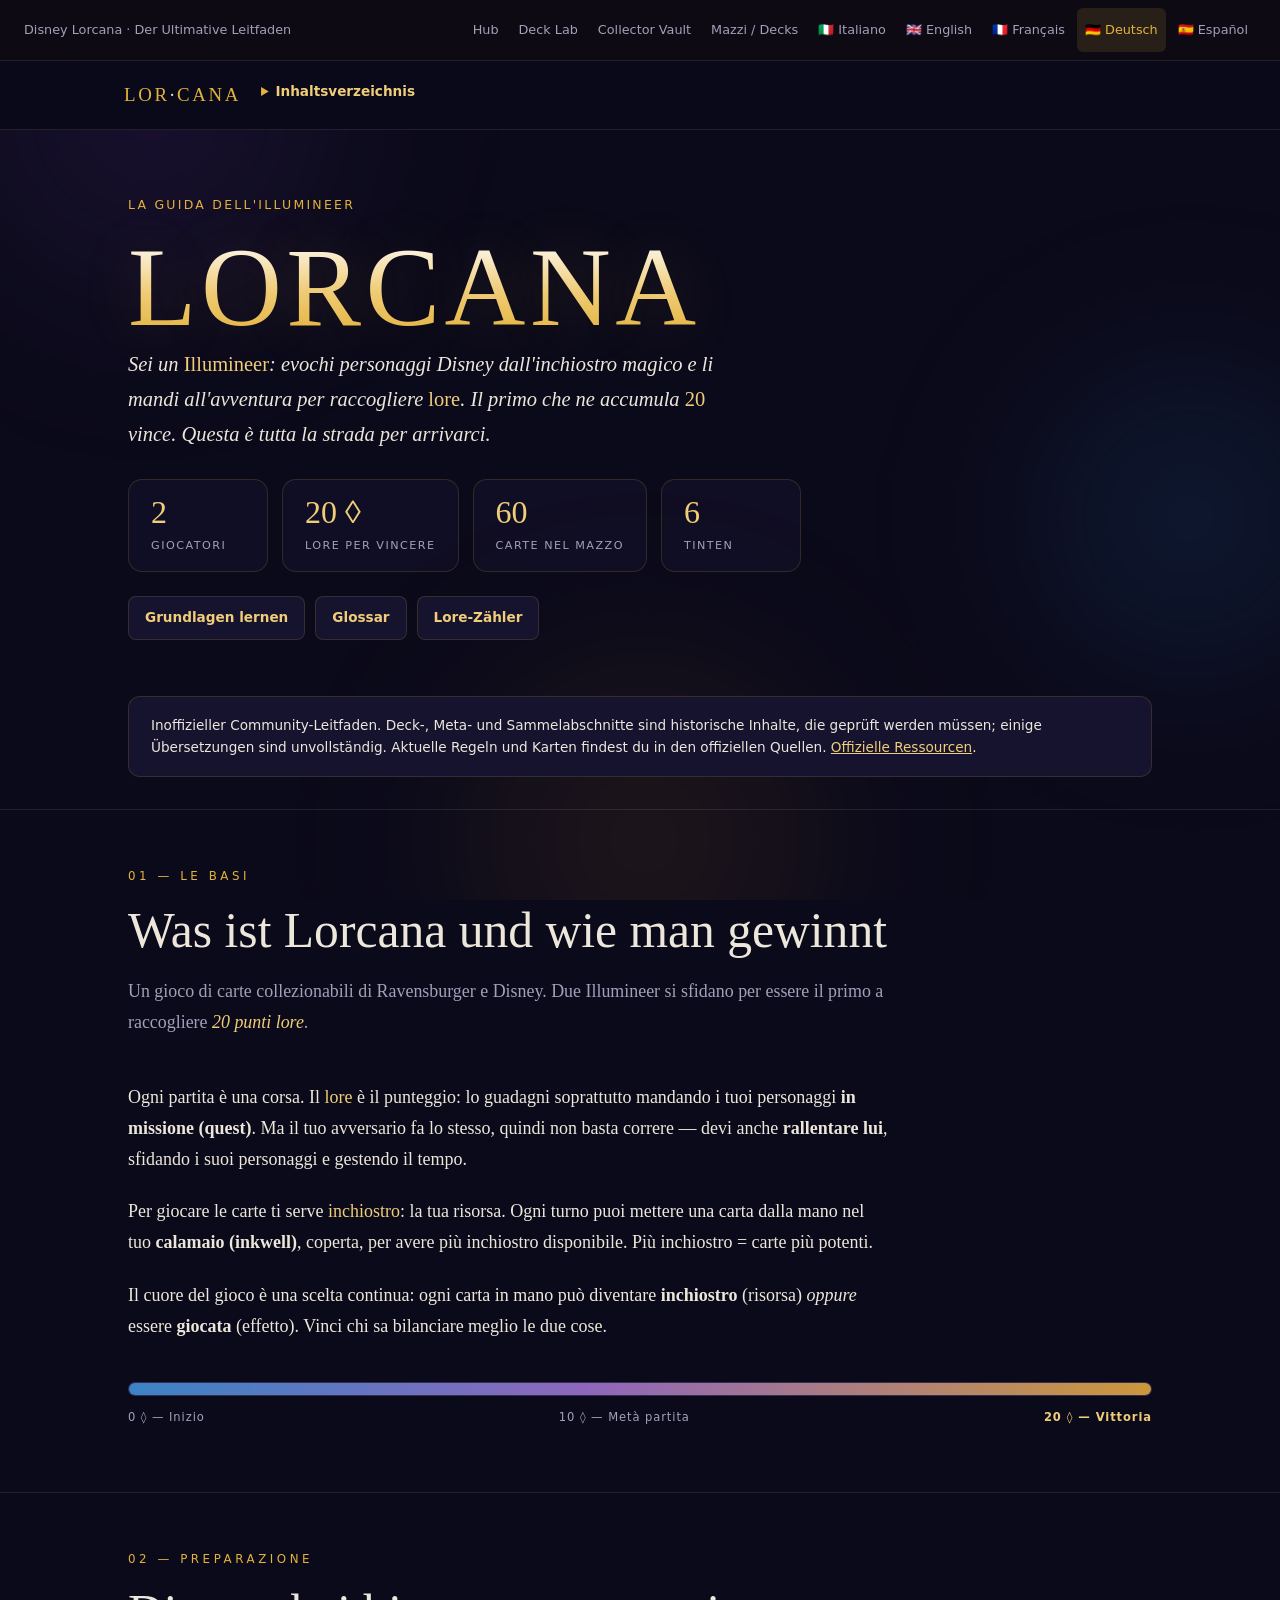
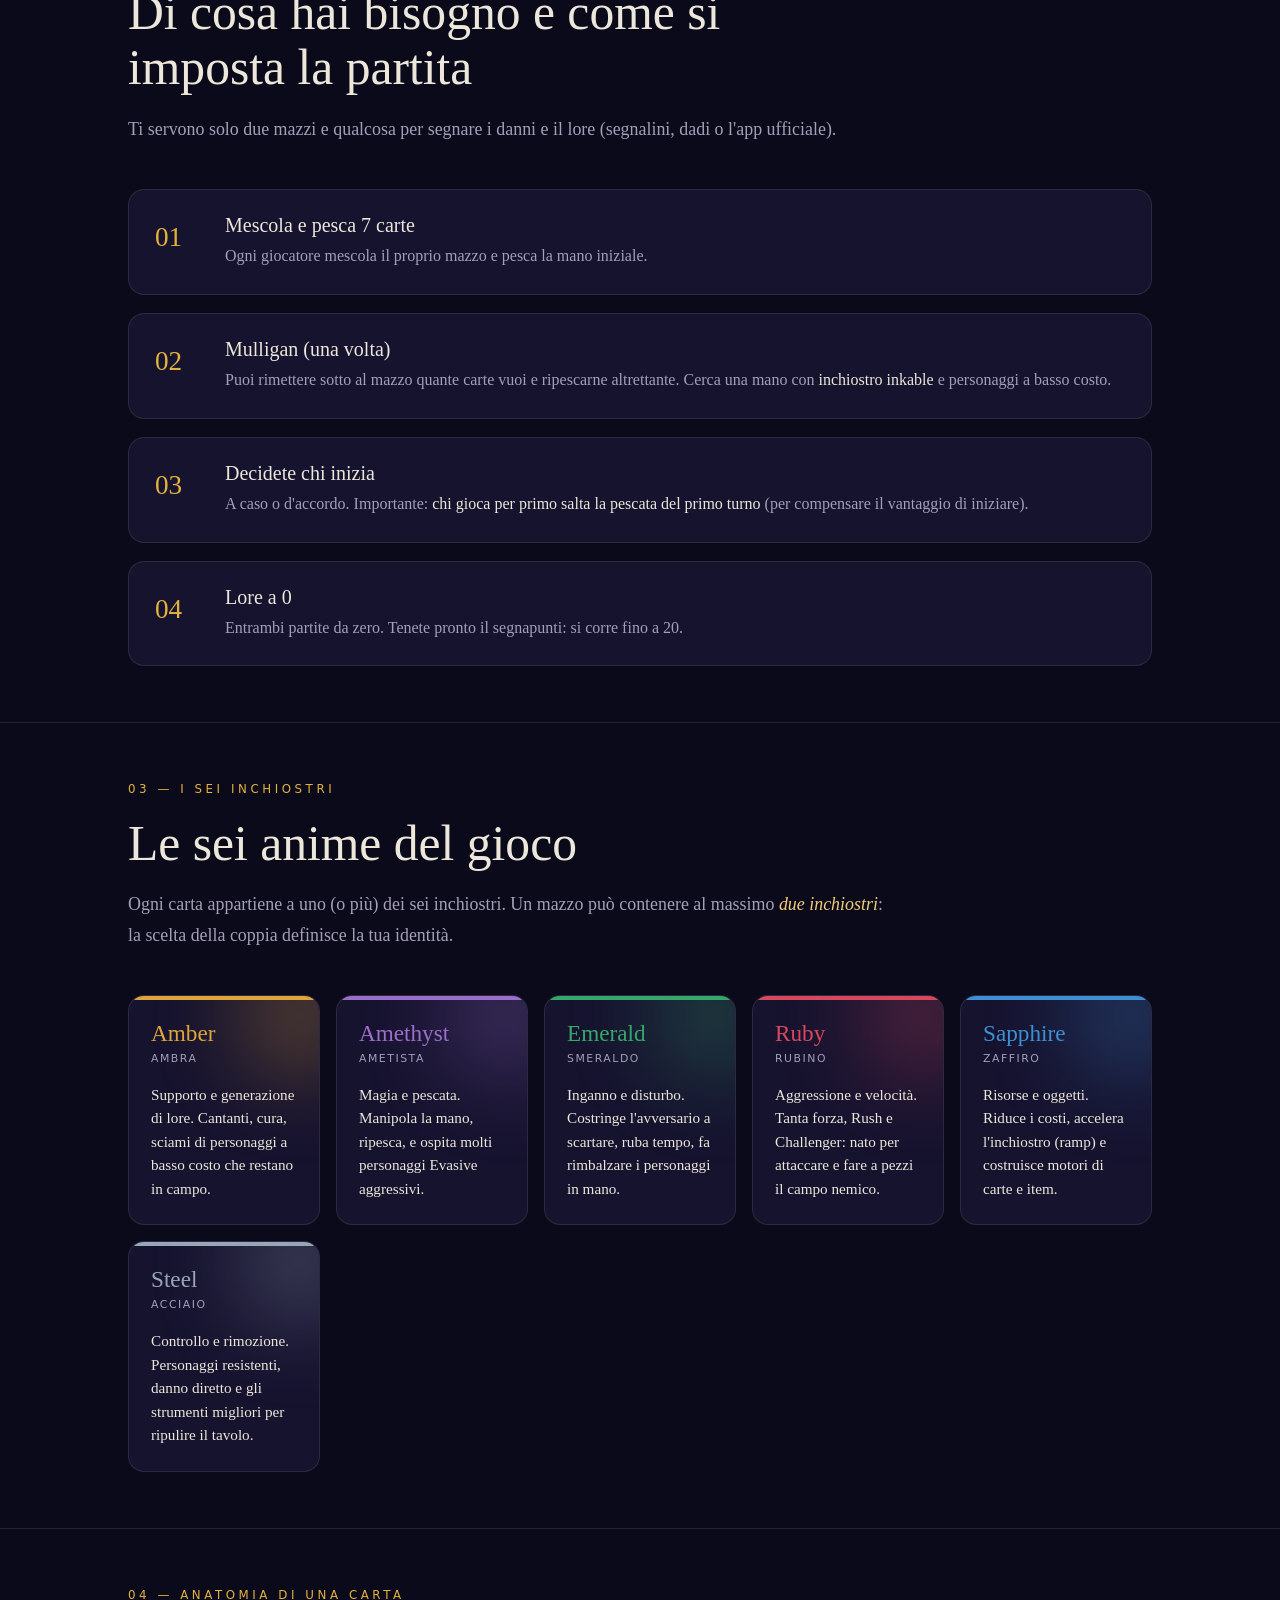
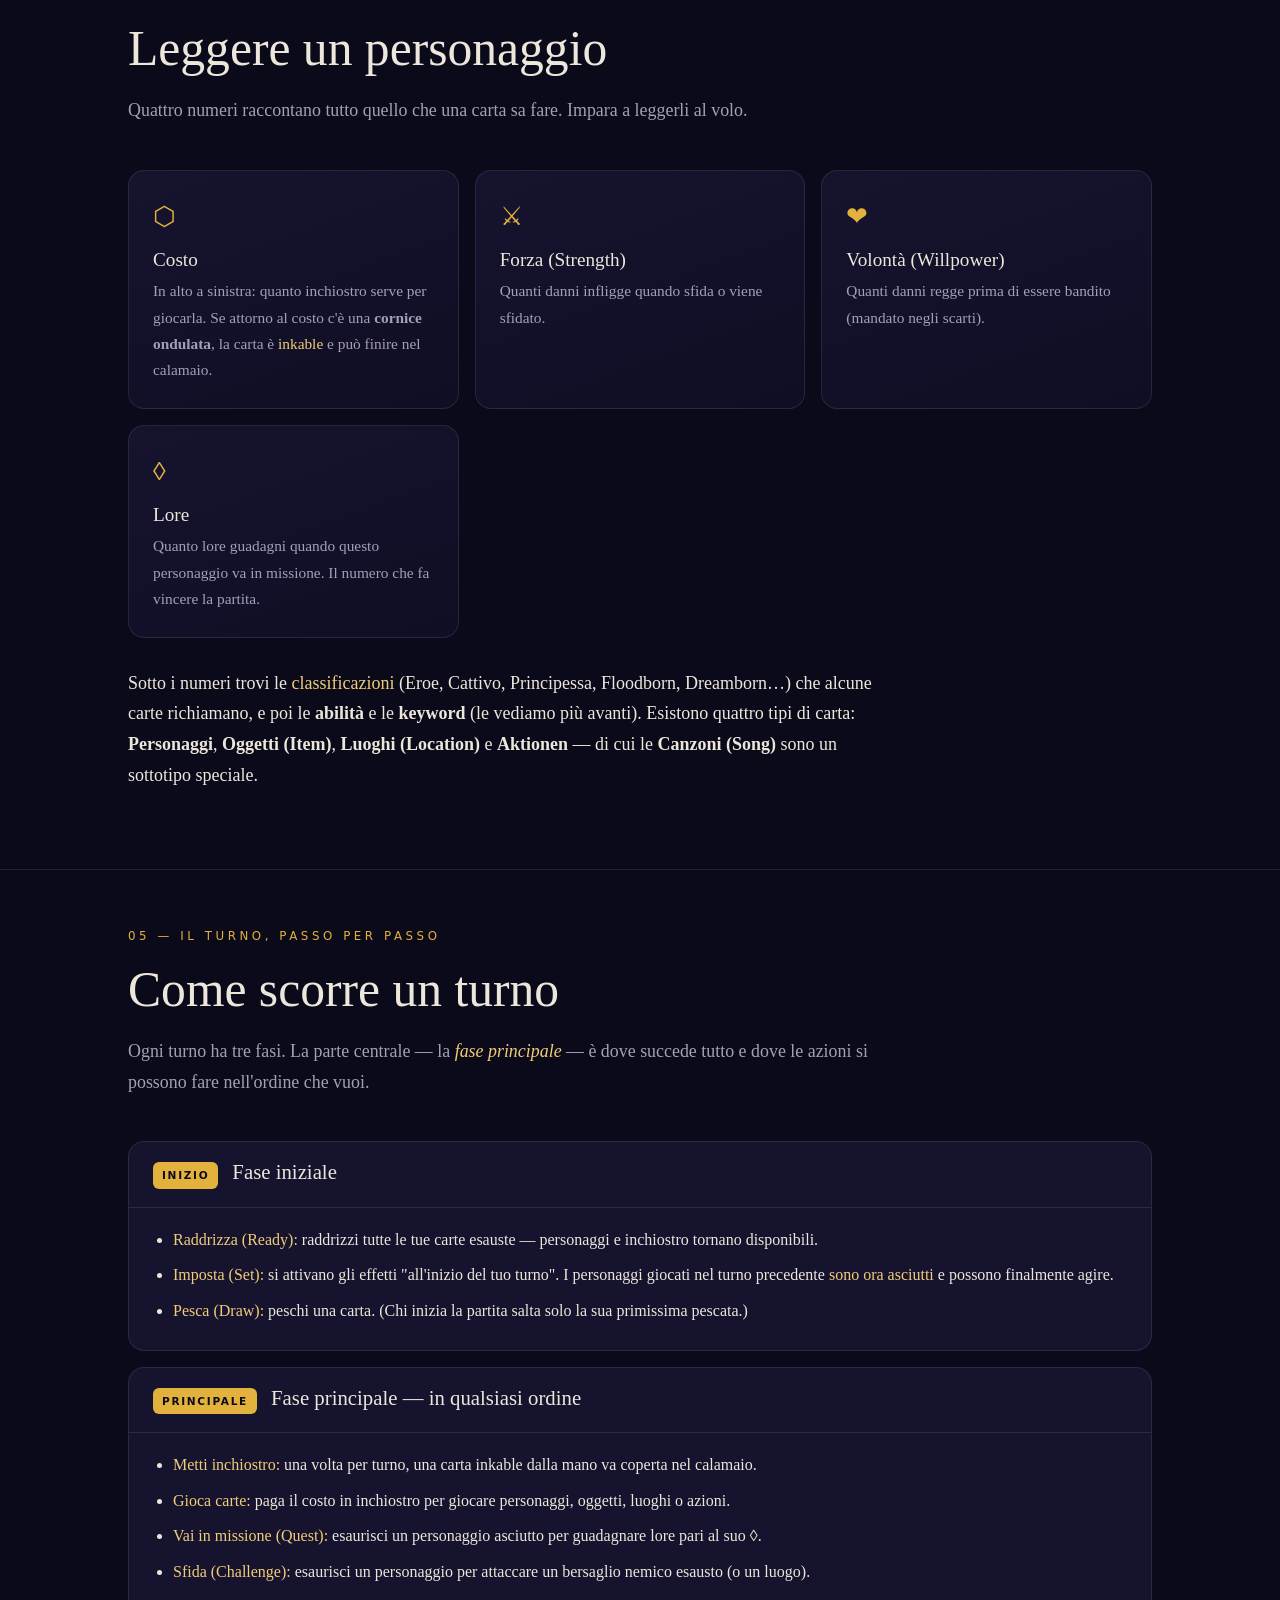
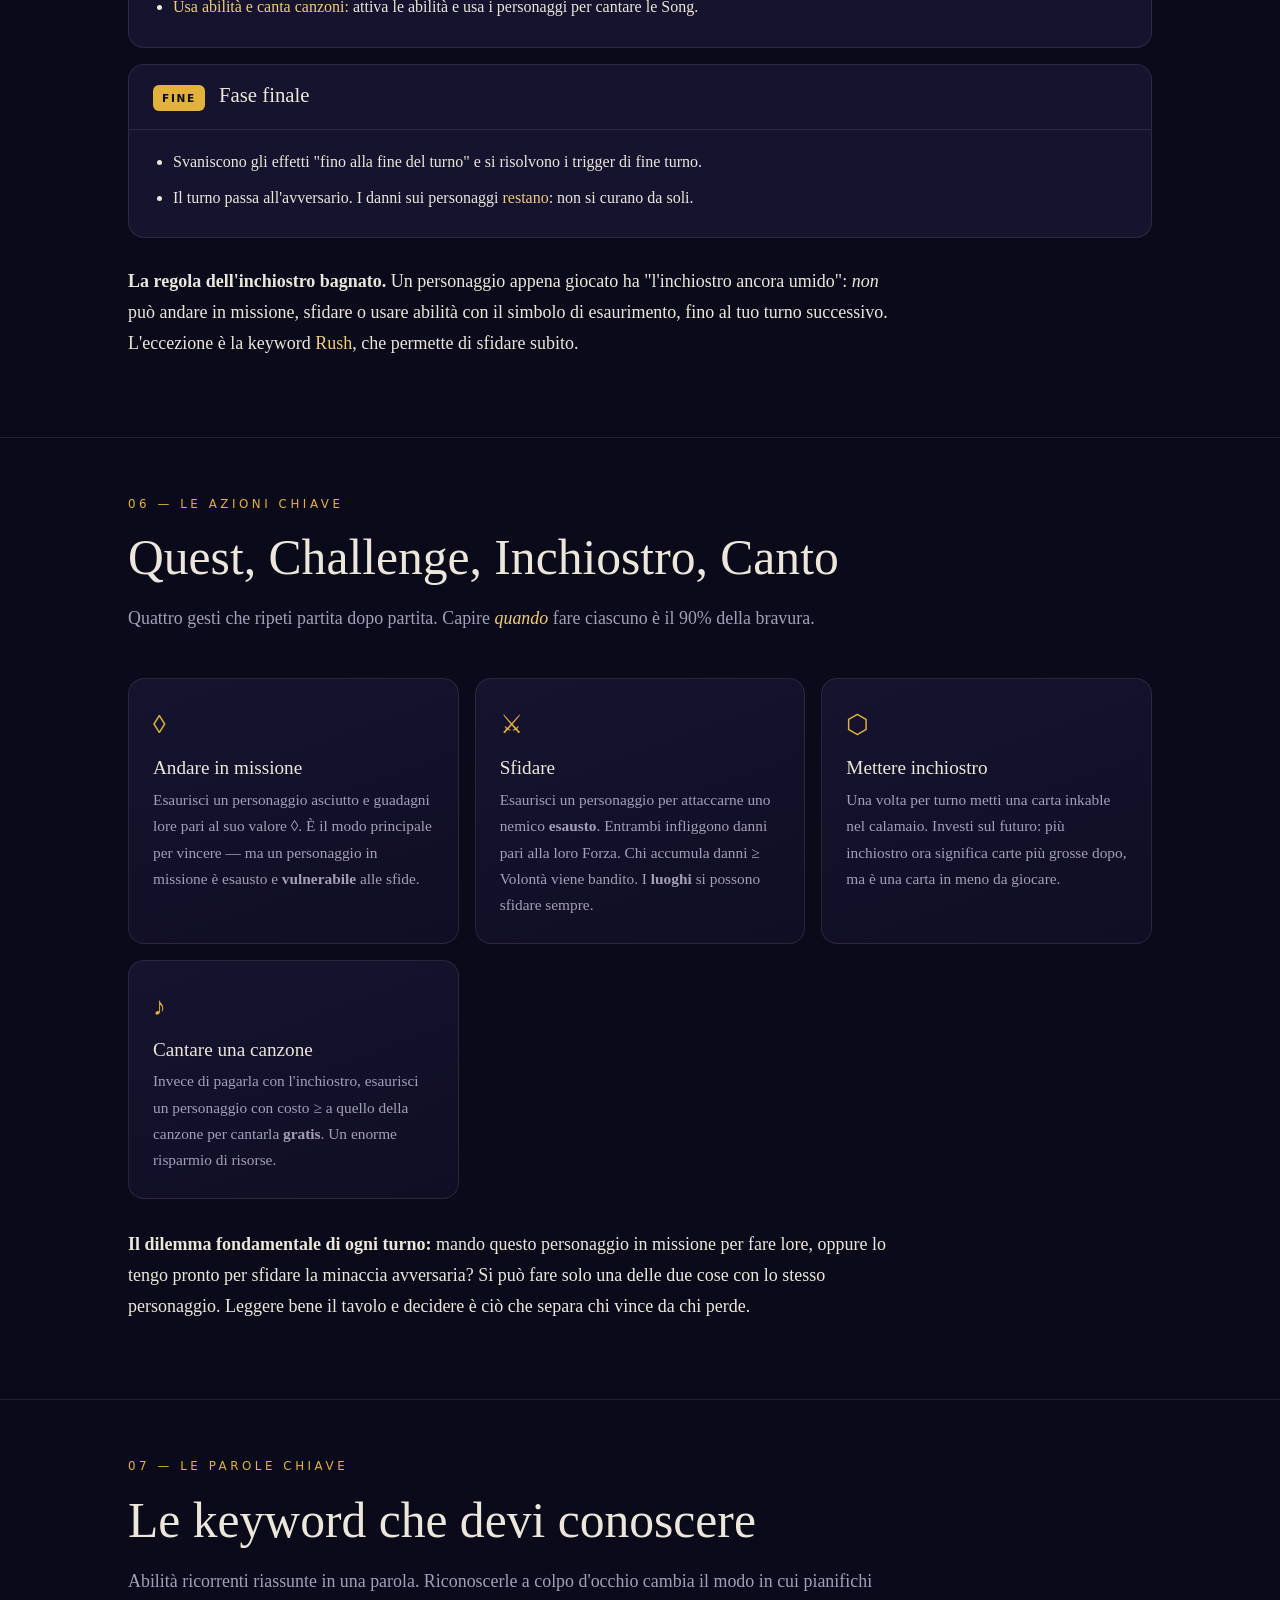
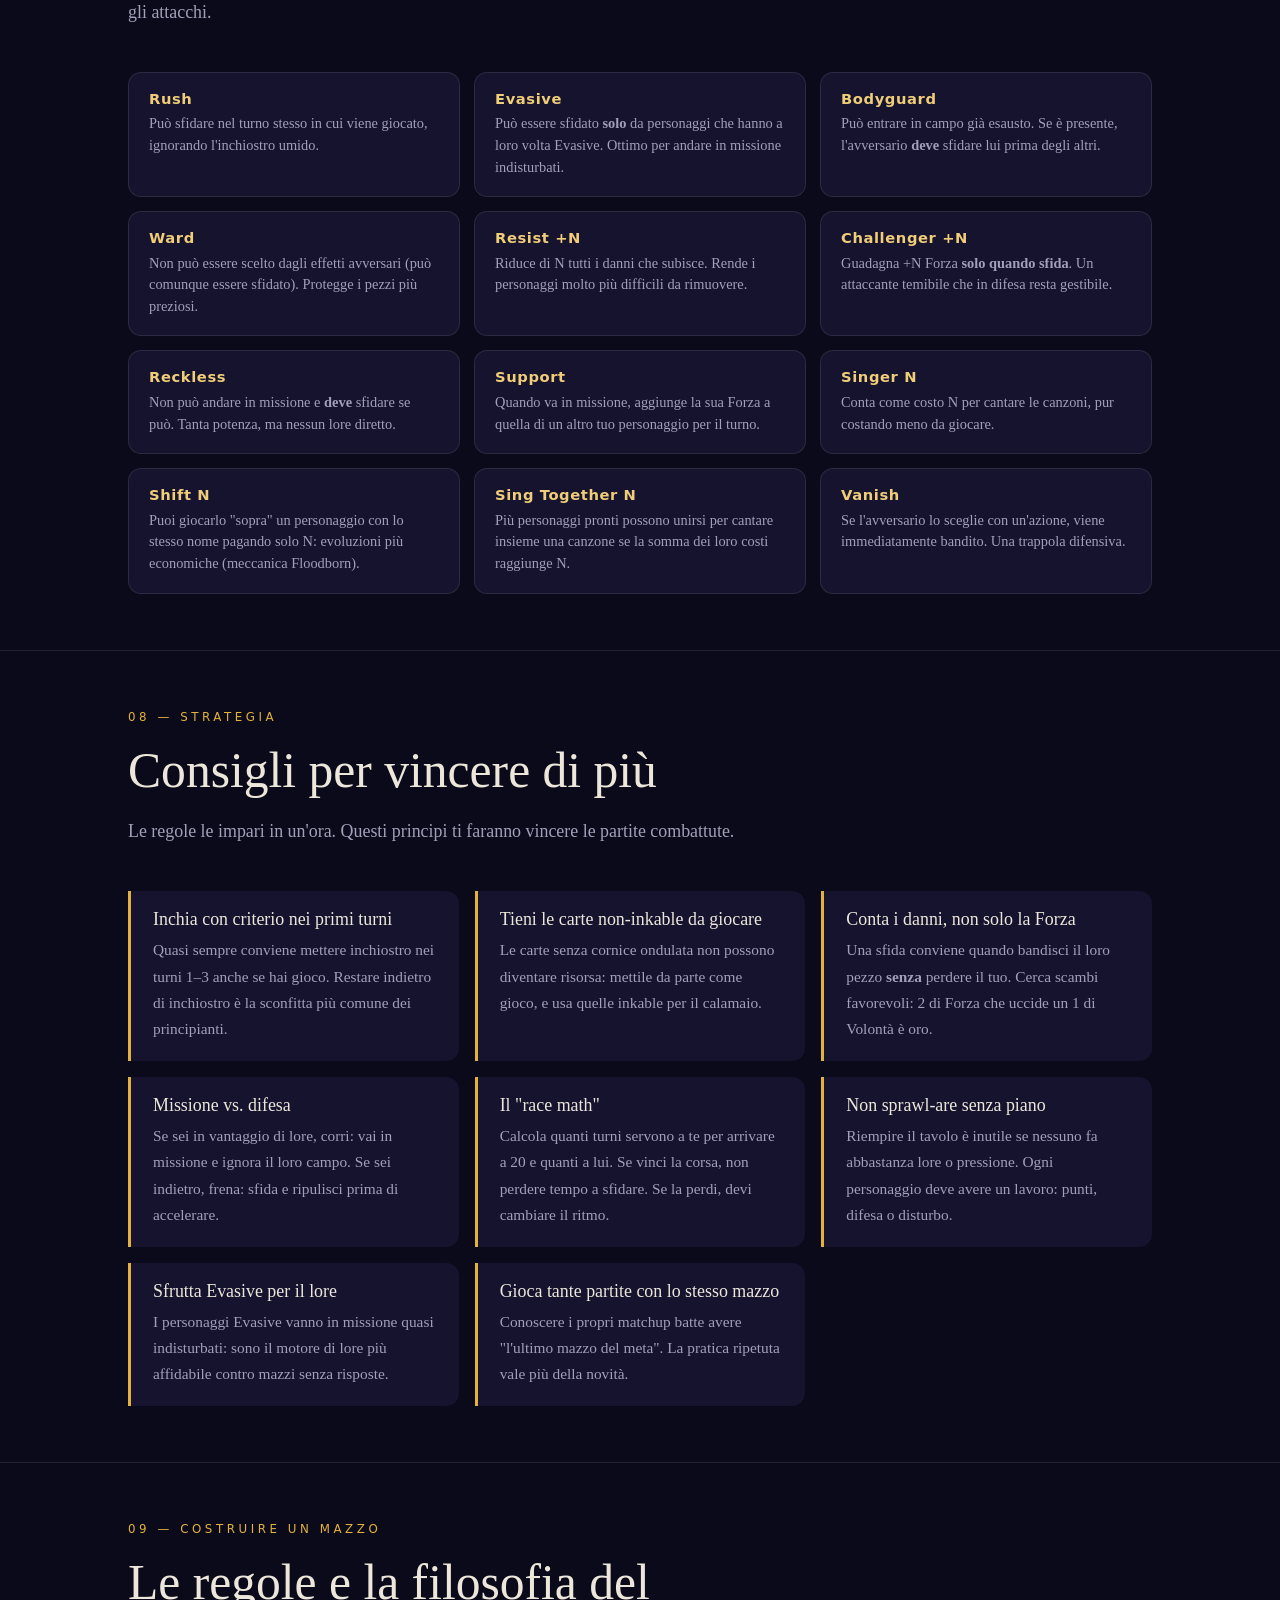
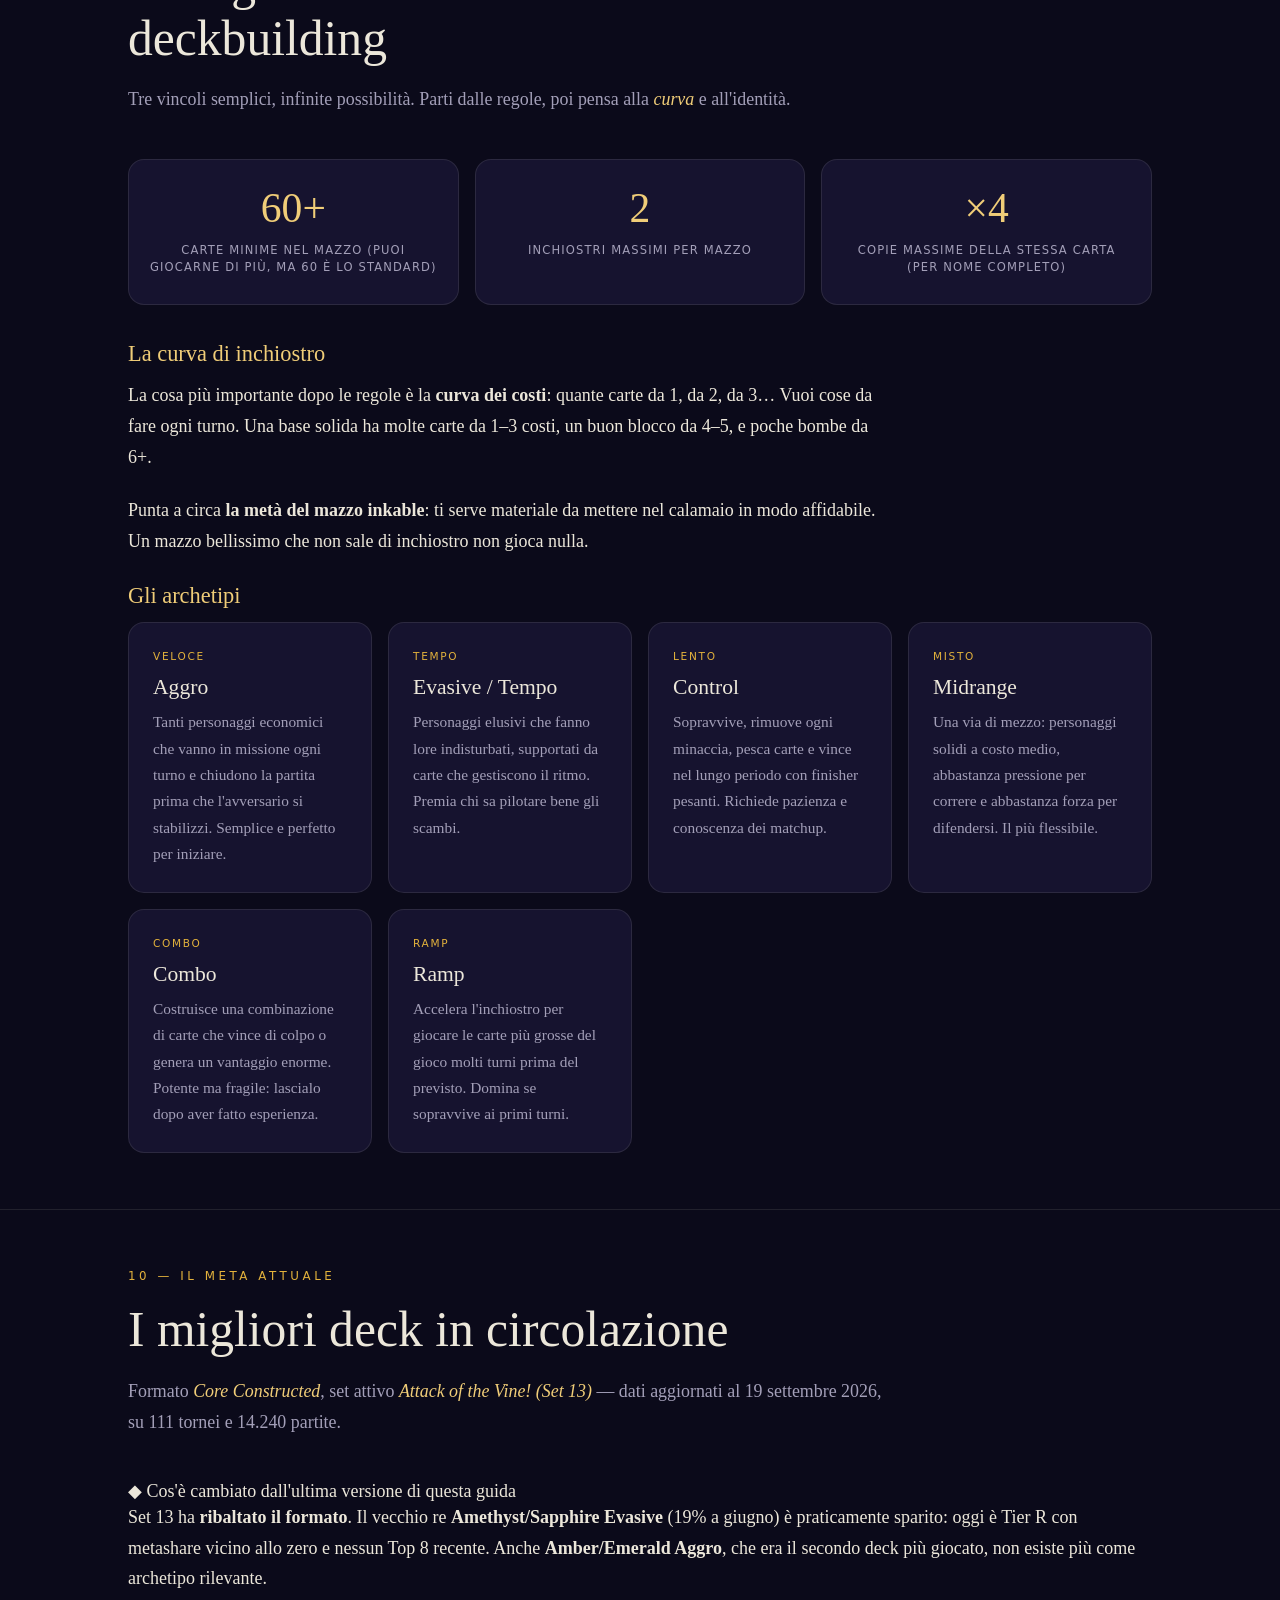
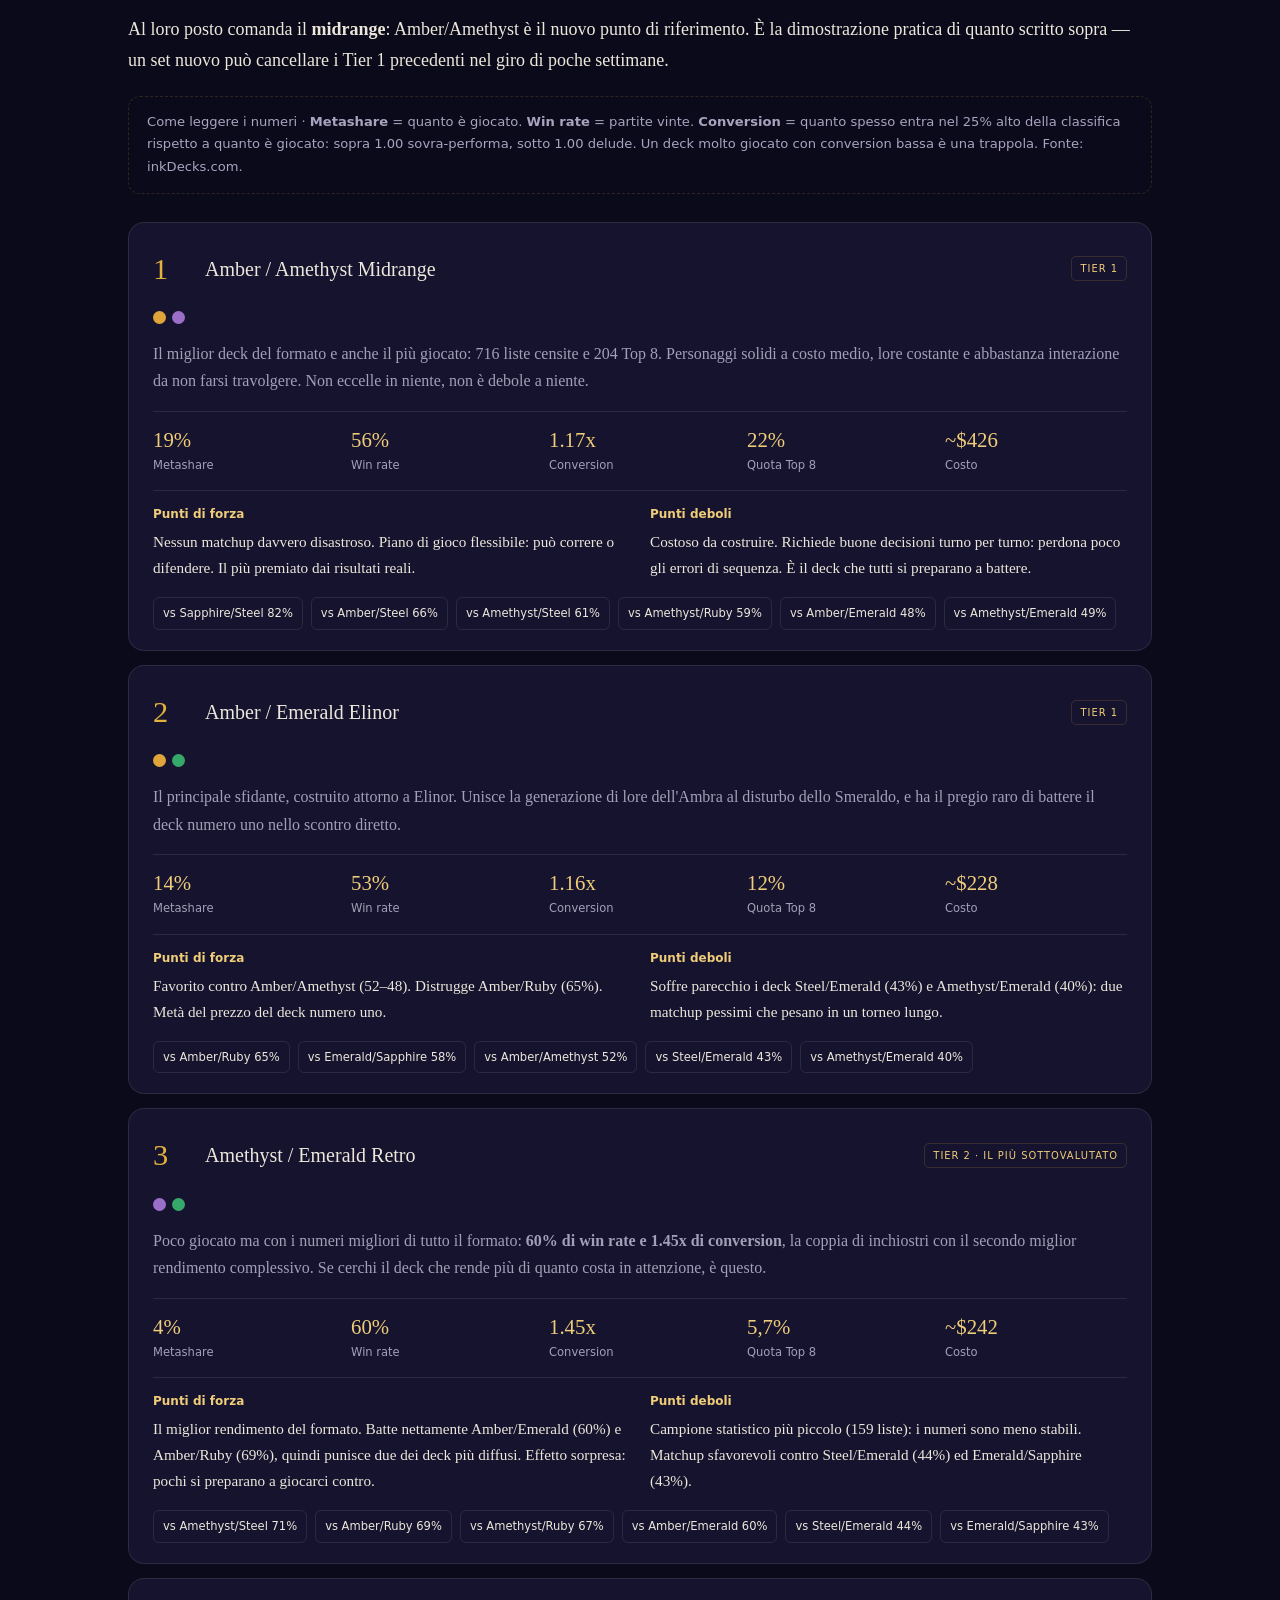
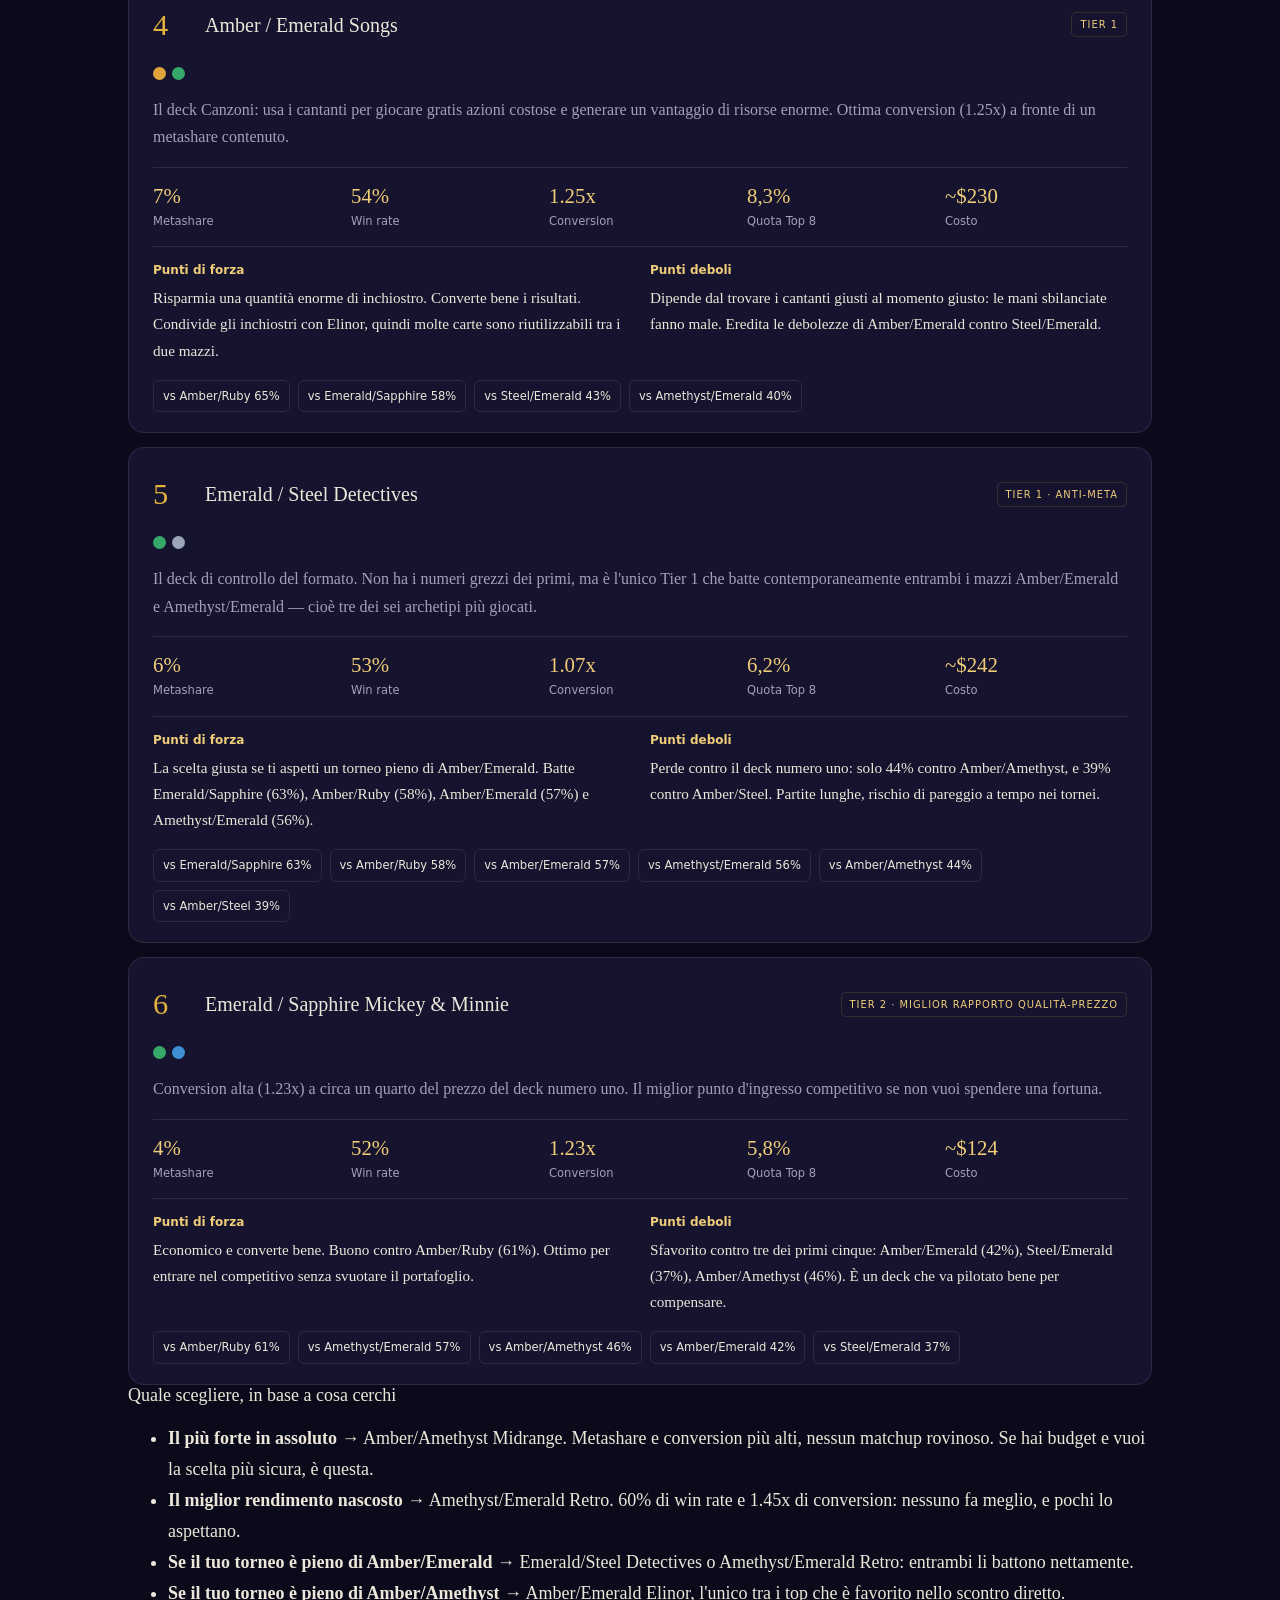
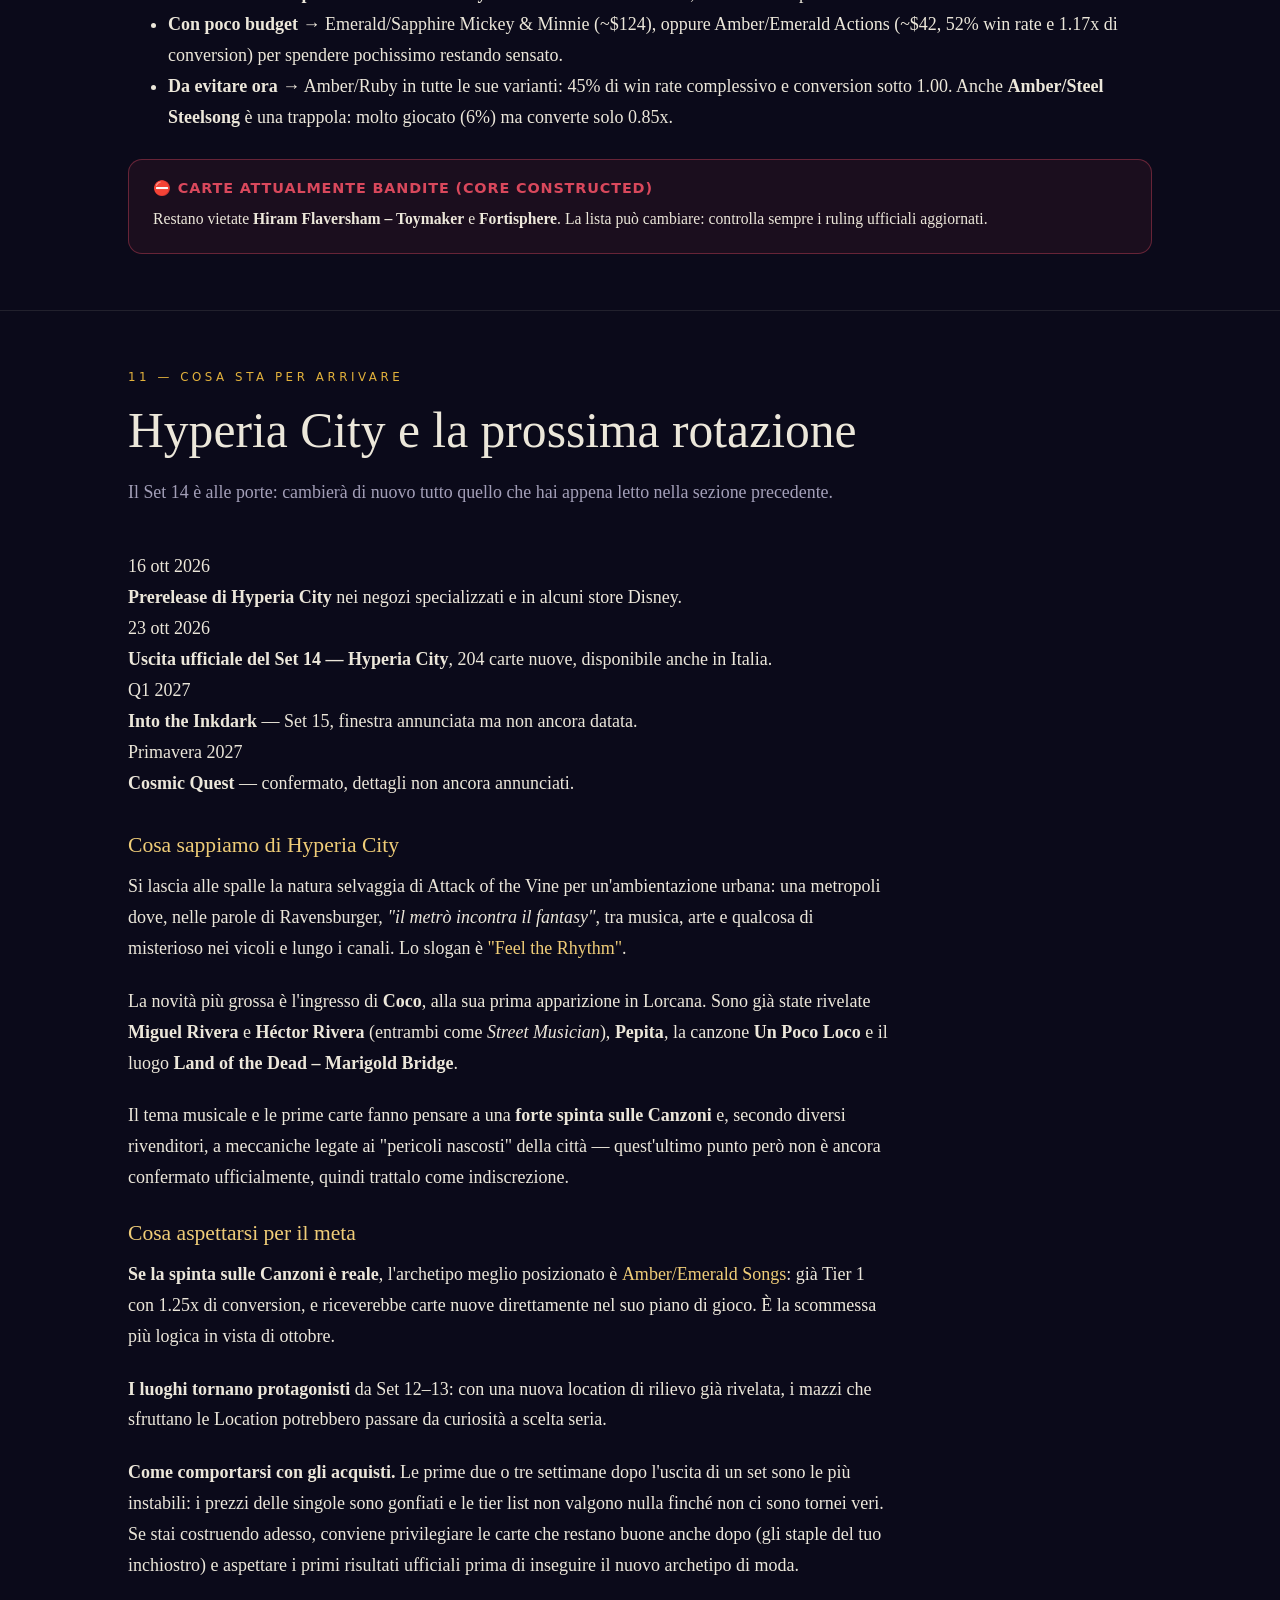
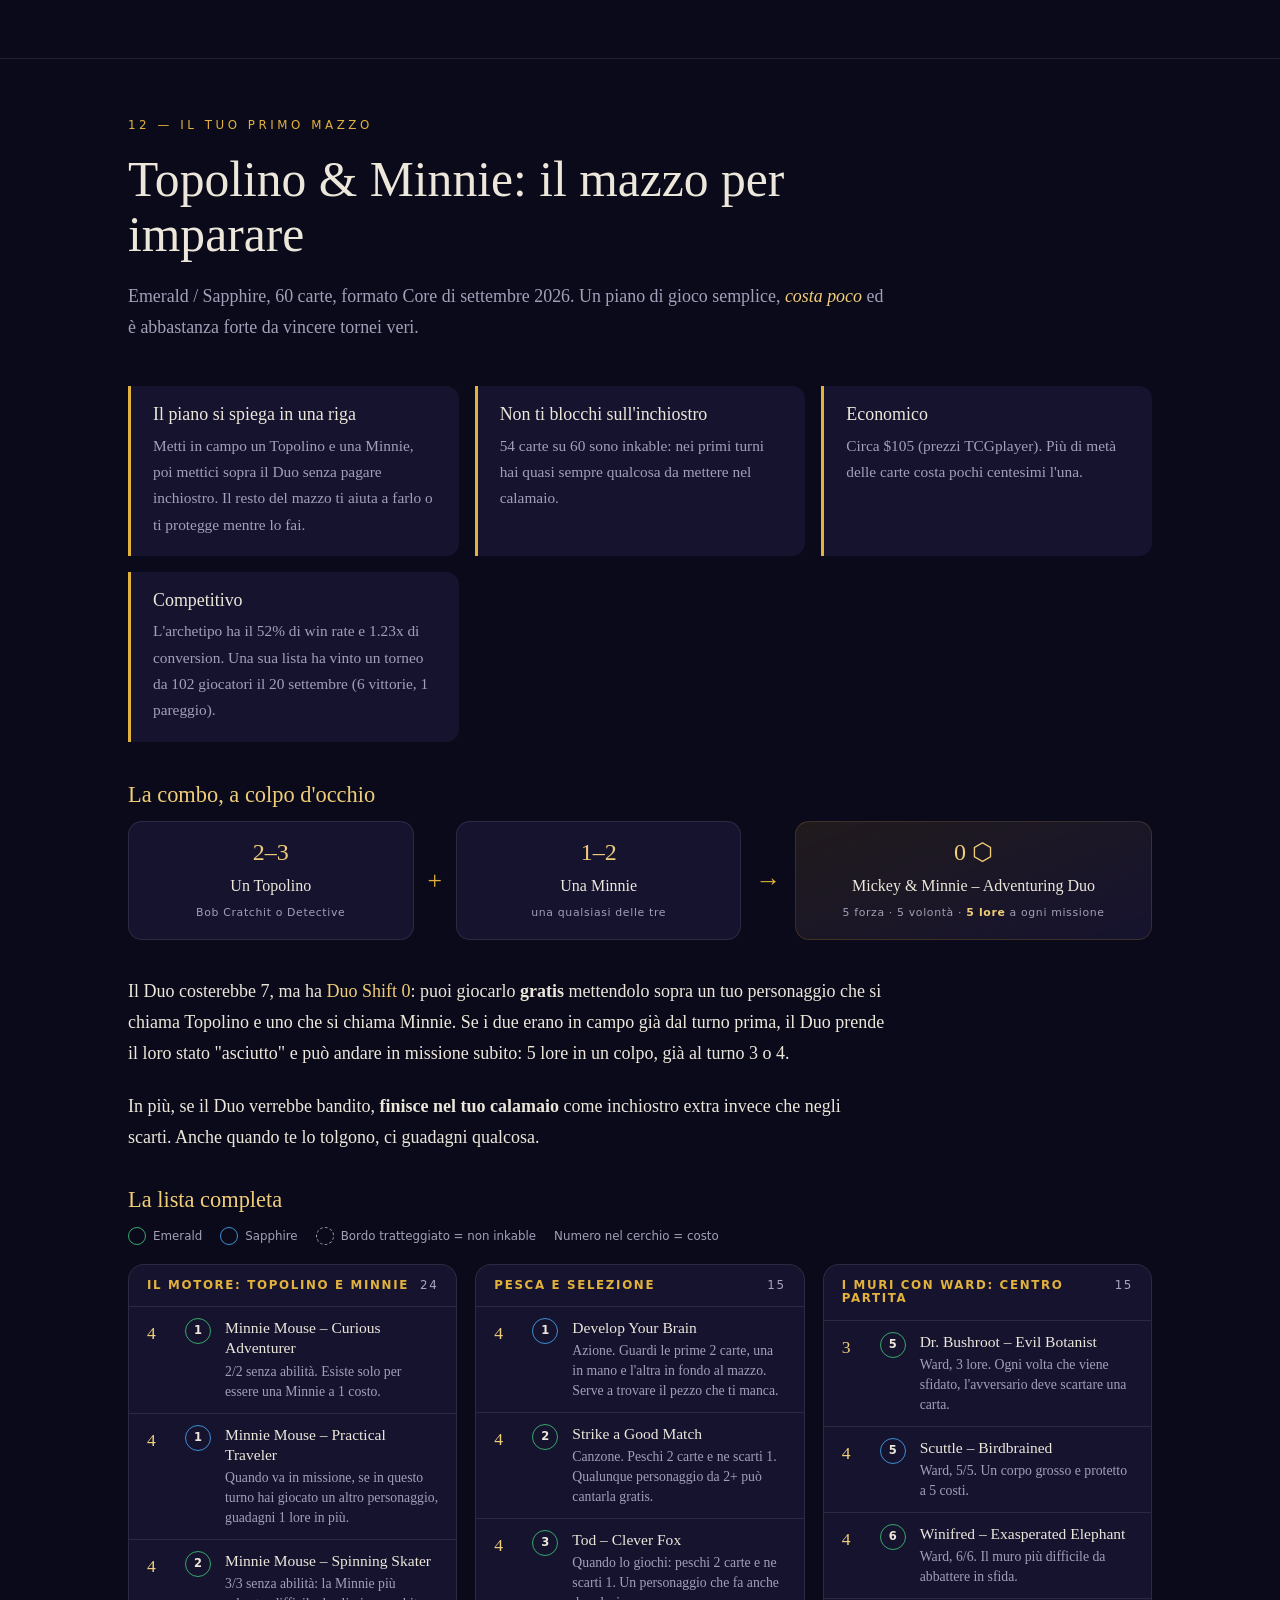
<file: guide/lorcana-guide-de.html>
<!DOCTYPE html>
<html lang="de">
<head>
<meta charset="UTF-8">
<meta name="viewport" content="width=device-width, initial-scale=1.0">
<meta name="description" content="Spielhilfen: Lore-Zähler und Wahrscheinlichkeiten mit einem hypergeometrischen Modell.">
<title>Disney Lorcana · Der Ultimative Leitfaden: Regeln, Strategien & Meta</title>
<style>
  :root{
    --ink-night:#0B0A1A;
    --ink-deep:#100E24;
    --surface:#16132F;
    --surface-2:#1D1940;
    --line:rgba(227,178,60,.16);
    --line-soft:rgba(236,231,218,.10);
    --parch:#ECE7DA;
    --muted:#A39FB8;
    --muted-2:#736E8C;
    --gold:#E3B23C;
    --gold-soft:#f0cd78;

    --amber:#E0A53A;
    --amethyst:#9B6FC9;
    --emerald:#36A86A;
    --ruby:#D9485C;
    --sapphire:#3E8FD4;
    --steel:#9AA6B8;

    --display:"Marcellus", serif;
    --body:"Spectral", Georgia, serif;
    --ui:"Inter", system-ui, sans-serif;

    --maxw:1080px;
  }

  *{box-sizing:border-box;}
  html{scroll-behavior:smooth;}
  body{
    margin:0;
    background:var(--ink-night);
    color:var(--parch);
    font-family:var(--body);
    font-weight:300;
    font-size:18px;
    line-height:1.72;
    -webkit-font-smoothing:antialiased;
    overflow-x:hidden;
  }
  a{color:inherit;}
  h1,h2,h3,h4{font-family:var(--display);font-weight:400;line-height:1.12;margin:0;}
  p{margin:0 0 1.1em;}

  /* ---------- ambient ink ---------- */
  .ambient{position:fixed;inset:0;z-index:0;pointer-events:none;overflow:hidden;}
  .blob{position:absolute;border-radius:50%;filter:blur(80px);opacity:.32;mix-blend-mode:screen;}
  .blob.b1{width:540px;height:540px;top:-160px;left:-120px;background:radial-gradient(circle,#5a2f8f,transparent 68%);animation:drift1 26s ease-in-out infinite;}
  .blob.b2{width:460px;height:460px;top:32%;right:-140px;background:radial-gradient(circle,#1c5fa0,transparent 68%);animation:drift2 32s ease-in-out infinite;}
  .blob.b3{width:520px;height:520px;bottom:-200px;left:30%;background:radial-gradient(circle,#7a4d1c,transparent 70%);animation:drift1 38s ease-in-out infinite reverse;}
  @keyframes drift1{0%,100%{transform:translate(0,0) scale(1);}50%{transform:translate(60px,-40px) scale(1.12);}}
  @keyframes drift2{0%,100%{transform:translate(0,0) scale(1);}50%{transform:translate(-50px,50px) scale(1.08);}}

  .wrap{position:relative;z-index:1;}
  .container{max-width:var(--maxw);margin:0 auto;padding:0 28px;}

  /* ---------- nav ---------- */
  nav{
    position:sticky;top:0;z-index:50;
    background:rgba(11,10,26,.78);
    backdrop-filter:blur(14px);
    border-bottom:1px solid var(--line-soft);
  }
  .nav-inner{max-width:var(--maxw);margin:0 auto;padding:13px 28px;display:flex;align-items:center;gap:22px;}
  .brand{font-family:var(--display);font-size:1.18rem;letter-spacing:.14em;color:var(--gold);text-decoration:none;white-space:nowrap;}
  .brand span{color:var(--parch);}
  .nav-links{display:flex;gap:4px;margin-left:auto;flex-wrap:wrap;}
  .nav-links a{
    font-family:var(--ui);font-size:.74rem;letter-spacing:.06em;text-transform:uppercase;
    color:var(--muted);text-decoration:none;padding:7px 11px;border-radius:7px;transition:.2s;white-space:nowrap;
  }
  .nav-links a:hover{color:var(--parch);background:rgba(236,231,218,.06);}
  .nav-links a.active{color:var(--gold);}

  /* ---------- hero ---------- */
  .hero{position:relative;min-height:90vh;display:flex;flex-direction:column;justify-content:center;padding:120px 0 80px;}
  .hero .eyebrow{font-family:var(--ui);font-size:.78rem;letter-spacing:.42em;text-transform:uppercase;color:var(--gold);margin-bottom:26px;}
  .hero h1{font-size:clamp(3.6rem,13vw,9rem);letter-spacing:.04em;line-height:.92;margin-bottom:8px;
    background:linear-gradient(180deg,#fff 0%,var(--gold-soft) 55%,var(--gold) 100%);
    -webkit-background-clip:text;background-clip:text;color:transparent;
    text-shadow:0 0 60px rgba(227,178,60,.18);}
  .hero .lede{max-width:620px;font-size:1.28rem;font-weight:300;color:var(--parch);font-style:italic;margin-bottom:42px;}
  .hero .lede b{font-style:normal;font-weight:500;color:var(--gold-soft);}

  .facts{display:flex;gap:14px;flex-wrap:wrap;}
  .fact{
    border:1px solid var(--line);border-radius:14px;padding:16px 22px;background:rgba(22,19,47,.5);
    min-width:140px;
  }
  .fact .n{font-family:var(--display);font-size:2rem;color:var(--gold-soft);line-height:1;}
  .fact .l{font-family:var(--ui);font-size:.7rem;letter-spacing:.13em;text-transform:uppercase;color:var(--muted);margin-top:8px;}
  .scrollcue{margin-top:56px;font-family:var(--ui);font-size:.72rem;letter-spacing:.22em;text-transform:uppercase;color:var(--muted-2);display:flex;align-items:center;gap:12px;}
  .scrollcue::before{content:"";width:34px;height:1px;background:var(--muted-2);}

  /* ---------- sections ---------- */
  .section{padding:84px 0;border-top:1px solid var(--line-soft);}
  .sec-head{margin-bottom:44px;max-width:760px;}
  .sec-num{font-family:var(--ui);font-size:.74rem;letter-spacing:.3em;color:var(--gold);text-transform:uppercase;display:block;margin-bottom:16px;}
  .sec-head h2{font-size:clamp(2rem,5vw,3.1rem);margin-bottom:18px;}
  .sec-head p{color:var(--muted);font-size:1.12rem;}
  .lede-q{font-style:italic;color:var(--gold-soft);}

  .prose p{margin-bottom:1.2em;}
  .prose strong{color:var(--parch);font-weight:600;}
  .term{color:var(--gold-soft);font-weight:500;}

  /* ---------- lore track (signature) ---------- */
  .track{margin:40px 0 8px;}
  .track-bar{position:relative;height:14px;border-radius:20px;background:var(--surface-2);overflow:hidden;border:1px solid var(--line-soft);}
  .track-fill{position:absolute;inset:0;width:100%;background:linear-gradient(90deg,#3E8FD4,#9B6FC9 45%,#E0A53A 100%);opacity:.9;}
  .track-marks{display:flex;justify-content:space-between;margin-top:12px;font-family:var(--ui);font-size:.72rem;color:var(--muted);letter-spacing:.08em;}
  .track-marks span:last-child{color:var(--gold-soft);font-weight:600;}

  /* ---------- ink grid ---------- */
  .ink-grid{display:grid;grid-template-columns:repeat(auto-fit,minmax(160px,1fr));gap:16px;}
  .ink-card{border-radius:16px;padding:24px 22px;background:var(--surface);border:1px solid var(--line-soft);position:relative;overflow:hidden;transition:transform .25s,border-color .25s;}
  .ink-card:hover{transform:translateY(-4px);}
  .ink-card::before{content:"";position:absolute;top:0;left:0;right:0;height:4px;background:var(--c);}
  .ink-card .glow{position:absolute;top:-40px;right:-40px;width:120px;height:120px;border-radius:50%;background:var(--c);filter:blur(46px);opacity:.34;}
  .ink-card h3{font-size:1.45rem;color:var(--c);margin-bottom:4px;position:relative;}
  .ink-card .it{font-family:var(--ui);font-size:.68rem;letter-spacing:.14em;text-transform:uppercase;color:var(--muted);margin-bottom:14px;}
  .ink-card p{font-size:.95rem;color:var(--parch);margin:0;position:relative;line-height:1.55;}

  /* ---------- steps ---------- */
  .steps{counter-reset:step;display:grid;gap:18px;}
  .step{display:grid;grid-template-columns:auto 1fr;gap:22px;align-items:start;border:1px solid var(--line-soft);border-radius:16px;padding:24px 26px;background:var(--surface);}
  .step::before{counter-increment:step;content:counter(step,decimal-leading-zero);font-family:var(--display);font-size:1.7rem;color:var(--gold);min-width:48px;}
  .step h4{font-size:1.25rem;margin-bottom:6px;}
  .step p{margin:0;color:var(--muted);font-size:1rem;}
  .step p b{color:var(--parch);font-weight:500;}

  /* ---------- phase blocks ---------- */
  .phases{display:grid;gap:16px;}
  .phase{border:1px solid var(--line-soft);border-radius:16px;background:var(--surface);overflow:hidden;}
  .phase-top{padding:18px 24px;display:flex;align-items:baseline;gap:14px;border-bottom:1px solid var(--line-soft);}
  .phase-top .tag{font-family:var(--ui);font-size:.66rem;letter-spacing:.16em;text-transform:uppercase;color:var(--ink-night);background:var(--gold);padding:4px 9px;border-radius:6px;font-weight:600;}
  .phase-top h4{font-size:1.3rem;}
  .phase-body{padding:18px 24px;}
  .phase-body ul{margin:0;padding-left:20px;}
  .phase-body li{margin-bottom:8px;color:var(--parch);font-size:1rem;}
  .phase-body li b{color:var(--gold-soft);font-weight:500;}

  /* ---------- action cards ---------- */
  .actions{display:grid;grid-template-columns:repeat(auto-fit,minmax(240px,1fr));gap:16px;}
  .act{border:1px solid var(--line-soft);border-radius:16px;padding:24px;background:linear-gradient(160deg,var(--surface),var(--ink-deep));}
  .act .sym{font-family:var(--display);font-size:1.6rem;color:var(--gold);margin-bottom:10px;}
  .act h4{font-size:1.2rem;margin-bottom:8px;}
  .act p{margin:0;font-size:.96rem;color:var(--muted);}

  /* ---------- keyword grid ---------- */
  .kw-grid{display:grid;grid-template-columns:repeat(auto-fill,minmax(248px,1fr));gap:14px;}
  .kw{border:1px solid var(--line-soft);border-radius:13px;padding:18px 20px;background:var(--surface);transition:border-color .2s;}
  .kw:hover{border-color:var(--line);}
  .kw h4{font-family:var(--ui);font-weight:600;font-size:.92rem;letter-spacing:.04em;color:var(--gold-soft);margin-bottom:6px;}
  .kw p{margin:0;font-size:.9rem;color:var(--muted);line-height:1.5;}

  /* ---------- tip cards ---------- */
  .tips{display:grid;grid-template-columns:repeat(auto-fit,minmax(260px,1fr));gap:16px;}
  .tip{border-left:3px solid var(--gold);border-radius:0 13px 13px 0;padding:18px 22px;background:var(--surface);}
  .tip h4{font-size:1.12rem;margin-bottom:8px;}
  .tip p{margin:0;color:var(--muted);font-size:.96rem;}

  /* ---------- archetypes ---------- */
  .arch{display:grid;grid-template-columns:repeat(auto-fit,minmax(230px,1fr));gap:16px;}
  .arch-card{border:1px solid var(--line-soft);border-radius:16px;padding:24px;background:var(--surface);}
  .arch-card .lab{font-family:var(--ui);font-size:.66rem;letter-spacing:.16em;text-transform:uppercase;color:var(--gold);margin-bottom:10px;}
  .arch-card h4{font-size:1.35rem;margin-bottom:10px;}
  .arch-card p{margin:0;font-size:.96rem;color:var(--muted);}

  /* ---------- meta table ---------- */
  .meta-note{font-family:var(--ui);font-size:.82rem;color:var(--muted-2);border:1px dashed var(--line);border-radius:12px;padding:14px 18px;margin-bottom:28px;}
  .meta-list{display:grid;gap:14px;}
  .deck{
    display:grid;grid-template-columns:auto 1fr auto;gap:20px;align-items:center;
    border:1px solid var(--line-soft);border-radius:16px;padding:20px 24px;background:var(--surface);
  }
  .deck .rank{font-family:var(--display);font-size:1.9rem;color:var(--gold);min-width:40px;}
  .deck .body h4{font-size:1.22rem;margin-bottom:4px;}
  .deck .body .inks{display:flex;gap:6px;margin:8px 0 10px;}
  .pip{width:13px;height:13px;border-radius:50%;display:inline-block;}
  .deck .body p{margin:0;font-size:.95rem;color:var(--muted);}
  .deck .share{text-align:right;min-width:96px;}
  .deck .share .big{font-family:var(--display);font-size:1.7rem;color:var(--gold-soft);line-height:1;}
  .deck .share .sm{font-family:var(--ui);font-size:.64rem;letter-spacing:.1em;text-transform:uppercase;color:var(--muted);margin-top:6px;}
  .sharebar{height:6px;border-radius:6px;background:var(--surface-2);margin-top:10px;overflow:hidden;}
  .sharebar i{display:block;height:100%;background:linear-gradient(90deg,var(--gold),var(--gold-soft));}
  .tierflag{font-family:var(--ui);font-size:.62rem;letter-spacing:.1em;text-transform:uppercase;padding:3px 8px;border-radius:5px;border:1px solid var(--line);color:var(--gold-soft);margin-left:8px;}

  .banned{border:1px solid rgba(217,72,92,.4);background:rgba(217,72,92,.08);border-radius:14px;padding:20px 24px;margin-top:26px;}
  .banned h4{color:var(--ruby);font-family:var(--ui);font-weight:600;font-size:.9rem;letter-spacing:.06em;text-transform:uppercase;margin-bottom:10px;}
  .banned p{margin:0;color:var(--parch);font-size:.98rem;}

  /* ---------- deckbuild rules ---------- */
  .rules{display:grid;grid-template-columns:repeat(auto-fit,minmax(190px,1fr));gap:16px;}
  .rule{text-align:center;border:1px solid var(--line-soft);border-radius:16px;padding:28px 20px;background:var(--surface);}
  .rule .n{font-family:var(--display);font-size:2.6rem;color:var(--gold-soft);line-height:1;}
  .rule .t{font-family:var(--ui);font-size:.72rem;letter-spacing:.1em;text-transform:uppercase;color:var(--muted);margin-top:12px;line-height:1.5;}

  /* ---------- closing ---------- */
  .close{padding:96px 0 70px;text-align:center;border-top:1px solid var(--line-soft);}
  .close h2{font-size:clamp(2rem,5vw,3rem);margin-bottom:18px;}
  .close p{max-width:580px;margin:0 auto 8px;color:var(--muted);}
  .sources{margin-top:40px;font-family:var(--ui);font-size:.76rem;color:var(--muted-2);letter-spacing:.04em;}
  footer{padding:40px 0;text-align:center;font-family:var(--ui);font-size:.72rem;color:var(--muted-2);border-top:1px solid var(--line-soft);}

  /* ---------- reveal ---------- */
  .reveal{opacity:0;transform:translateY(22px);transition:opacity .7s ease,transform .7s ease;}
  .reveal.in{opacity:1;transform:none;}

  @media (max-width:640px){
    body{font-size:17px;}
    .nav-links{display:none;}
    .deck{grid-template-columns:auto 1fr;}
    .deck .share{grid-column:1/-1;text-align:left;display:flex;align-items:center;gap:14px;}
    .deck .share .big{font-size:1.4rem;}
    .step{grid-template-columns:1fr;}
    .step::before{font-size:1.4rem;}
  }
  @media (prefers-reduced-motion:reduce){
    *{animation:none!important;}
    html{scroll-behavior:auto;}
    .reveal{opacity:1;transform:none;transition:none;}
  }

  /* ---------- primo mazzo ---------- */
  .combo{display:grid;grid-template-columns:1fr auto 1fr auto 1.25fr;gap:14px;align-items:center;margin:8px 0 36px;}
  .combo .cc{border:1px solid var(--line-soft);border-radius:14px;padding:18px 18px;background:var(--surface);text-align:center;}
  .combo .cc.pay{border-color:var(--line);background:linear-gradient(160deg,rgba(227,178,60,.10),var(--surface));}
  .combo .cc .cst{font-family:var(--display);font-size:1.5rem;color:var(--gold-soft);line-height:1;}
  .combo .cc .nm{font-family:var(--body);font-weight:500;font-size:1rem;margin-top:8px;color:var(--parch);}
  .combo .cc .sb{font-family:var(--ui);font-size:.68rem;letter-spacing:.06em;color:var(--muted);margin-top:6px;line-height:1.45;}
  .combo .op{font-family:var(--display);font-size:1.6rem;color:var(--gold);text-align:center;}
  .dl-wrap{display:grid;grid-template-columns:repeat(auto-fit,minmax(300px,1fr));gap:18px;}
  .dl-group{border:1px solid var(--line-soft);border-radius:16px;background:var(--surface);overflow:hidden;}
  .dl-group h4{font-family:var(--ui);font-weight:600;font-size:.74rem;letter-spacing:.14em;text-transform:uppercase;color:var(--gold);padding:14px 18px;border-bottom:1px solid var(--line-soft);margin:0;display:flex;justify-content:space-between;}
  .dl-group h4 span{color:var(--muted-2);font-weight:500;}
  .dl-row{display:grid;grid-template-columns:28px 30px 1fr;gap:10px;padding:11px 18px;border-bottom:1px solid var(--line-soft);align-items:start;}
  .dl-row:last-child{border-bottom:none;}
  .dl-row .q{font-family:var(--display);font-size:1.1rem;color:var(--gold-soft);}
  .dl-row .c{font-family:var(--ui);font-size:.72rem;font-weight:600;width:26px;height:26px;border-radius:50%;display:flex;align-items:center;justify-content:center;border:1.5px solid var(--ink);color:var(--parch);}
  .dl-row .c.nx{border-style:dashed;}
  .dl-row .t b{display:block;font-weight:500;color:var(--parch);font-size:.97rem;line-height:1.3;}
  .dl-row .t i{font-style:normal;font-size:.86rem;color:var(--muted);line-height:1.45;display:block;margin-top:3px;}
  .legend-mini{font-family:var(--ui);font-size:.74rem;color:var(--muted);display:flex;gap:18px;flex-wrap:wrap;margin:0 0 18px;}
  .legend-mini span{display:inline-flex;align-items:center;gap:7px;}
  .legend-mini .c{width:18px;height:18px;border-radius:50%;border:1.5px solid var(--muted);display:inline-block;}
  .legend-mini .c.nx{border-style:dashed;}
  .curve{display:flex;align-items:flex-end;gap:10px;height:150px;margin:18px 0 8px;padding:0 4px;border-bottom:1px solid var(--line-soft);}
  .curve .bar{flex:1;display:flex;flex-direction:column;align-items:center;justify-content:flex-end;height:100%;}
  .curve .bar i{display:block;width:100%;max-width:56px;border-radius:7px 7px 0 0;background:linear-gradient(180deg,var(--gold-soft),var(--gold));}
  .curve .bar .n{font-family:var(--ui);font-size:.74rem;color:var(--parch);margin-bottom:6px;}
  .curve-l{display:flex;gap:10px;padding:0 4px;}
  .curve-l span{flex:1;text-align:center;font-family:var(--ui);font-size:.7rem;color:var(--muted);}
  @media (max-width:640px){
    .combo{grid-template-columns:1fr;}
    .combo .op{transform:rotate(90deg);}
  }

  /* ---------- glossario ---------- */
  .gloss-group{margin-bottom:40px;}

  /* ---------- Glossario Interattivo ---------- */
  .gloss-search-box {
    margin: 20px 0 30px;
    display: flex;
    gap: 12px;
  }
  .gloss-search-box input {
    flex: 1;
    background: var(--surface);
    border: 1px solid var(--line);
    border-radius: 10px;
    padding: 12px 18px;
    color: var(--parch);
    font-size: 1rem;
    font-family: var(--ui);
    outline: none;
    transition: border-color .2s;
  }
  .gloss-search-box input:focus {
    border-color: var(--gold);
    box-shadow: 0 0 12px rgba(227, 178, 60, .2);
  }
  .gloss-group {
    margin-bottom: 40px;
  }
  .gloss-group h3 {
    font-family: var(--ui);
    font-size: 1.15rem;
    color: var(--gold-soft);
    margin-bottom: 16px;
    border-bottom: 1px solid var(--line-soft);
    padding-bottom: 8px;
    letter-spacing: .05em;
    text-transform: uppercase;
  }
  .gloss-grid {
    display: grid;
    grid-template-columns: repeat(auto-fit, minmax(280px, 1fr));
    gap: 16px;
  }
  .gloss-item {
    background: var(--surface);
    border: 1px solid var(--line-soft);
    border-radius: 12px;
    padding: 16px 20px;
    transition: transform .2s, border-color .2s;
  }
  .gloss-item:hover {
    border-color: var(--gold);
    transform: translateY(-2px);
  }
  .gloss-item dt {
    font-family: var(--display);
    font-size: 1.15rem;
    color: var(--gold);
    margin-bottom: 6px;
    font-weight: 600;
  }
  .gloss-item dd {
    font-size: .92rem;
    color: var(--muted);
    line-height: 1.5;
    margin: 0;
  }
  .gloss-item dd b {
    color: var(--parch);
  }

  /* ---------- Tool Interattivi (Lore Tracker & Mulligan Calc) ---------- */
  .tools-grid {
    display: grid;
    grid-template-columns: repeat(auto-fit, minmax(320px, 1fr));
    gap: 24px;
    margin-top: 24px;
  }
  .tool-card {
    background: var(--surface);
    border: 1px solid var(--line-soft);
    border-radius: 16px;
    padding: 24px;
    box-shadow: 0 8px 30px rgba(0,0,0,.3);
  }
  .tool-card h3 {
    font-family: var(--display);
    color: var(--gold);
    font-size: 1.35rem;
    margin-bottom: 8px;
    display: flex;
    align-items: center;
    gap: 10px;
  }
  .tool-card p {
    font-size: .9rem;
    color: var(--muted);
    margin-bottom: 20px;
  }
  .lore-tracker-wrap {
    display: flex;
    gap: 16px;
    justify-content: center;
  }
  .lore-box {
    flex: 1;
    background: rgba(0,0,0,.3);
    border: 1px solid var(--line);
    border-radius: 12px;
    padding: 18px 12px;
    text-align: center;
  }
  .lore-title {
    font-family: var(--ui);
    font-size: .8rem;
    text-transform: uppercase;
    color: var(--gold-soft);
    letter-spacing: .08em;
  }
  .lore-score {
    font-family: var(--display);
    font-size: 3.5rem;
    line-height: 1.1;
    color: var(--parch);
    margin: 10px 0;
    transition: color .2s;
  }
  .lore-score.winner {
    color: #4ade80;
    text-shadow: 0 0 20px rgba(74,222,128,.5);
  }
  .lore-ctrls {
    display: flex;
    gap: 6px;
    justify-content: center;
  }
  .btn-lore {
    background: var(--surface-2);
    border: 1px solid var(--line-soft);
    color: var(--parch);
    font-family: var(--ui);
    font-size: .95rem;
    font-weight: 600;
    padding: 8px 14px;
    border-radius: 8px;
    cursor: pointer;
    transition: all .2s;
  }
  .btn-lore:hover {
    background: var(--gold);
    color: #121016;
    border-color: var(--gold);
  }
  .mulligan-calc-box {
    display: flex;
    flex-direction: column;
    gap: 14px;
  }
  .calc-field {
    display: flex;
    justify-content: space-between;
    align-items: center;
  }
  .calc-field label {
    font-size: .88rem;
    color: var(--parch);
  }
  .calc-field select, .calc-field input {
    background: rgba(0,0,0,.4);
    border: 1px solid var(--line);
    border-radius: 6px;
    padding: 6px 10px;
    color: var(--parch);
    font-family: var(--ui);
    width: 110px;
  }
  .calc-results {
    margin-top: 14px;
    padding: 14px;
    background: rgba(0,0,0,.3);
    border-radius: 10px;
    border: 1px solid var(--line-soft);
  }
  .calc-res-item {
    display: flex;
    justify-content: space-between;
    font-size: .88rem;
    padding: 5px 0;
    border-bottom: 1px dashed rgba(255,255,255,.08);
  }
  .calc-res-item:last-child { border-bottom: none; }
  .calc-res-val {
    font-weight: bold;
    color: var(--gold-soft);
  }

  /* Top Language Bar */
  .lang-bar {
    background: rgba(14, 11, 20, 0.95);
    border-bottom: 1px solid var(--line-soft);
    padding: 8px 24px;
    display: flex;
    justify-content: space-between;
    align-items: center;
    font-family: var(--ui);
    font-size: .8rem;
    color: var(--muted);
    position: sticky;
    top: 0;
    z-index: 1000;
  }
  .lang-links {
    display: flex;
    gap: 14px;
    align-items: center;
  }
  .lang-links a {
    color: var(--muted);
    text-decoration: none;
    padding: 3px 8px;
    border-radius: 6px;
    transition: all .2s;
    display: inline-flex;
    align-items: center;
    gap: 6px;
  }
  .lang-links a:hover, .lang-links a.active {
    color: var(--gold);
    background: rgba(227, 178, 60, .12);
  }

  /* Accessible, offline-first layout. All navigation stays available without JS. */
  :root{--ui:system-ui,-apple-system,"Segoe UI",sans-serif;--display:Georgia,"Times New Roman",serif;--body:Georgia,"Times New Roman",serif;--muted-2:#aaa3bf;color-scheme:dark;}
  [hidden]{display:none!important;}
  :focus-visible{outline:3px solid var(--gold-soft);outline-offset:4px;}
  .skip-link{position:fixed;top:8px;left:12px;z-index:2000;padding:10px 18px;background:var(--parch);color:var(--ink-night);transform:translateY(-160%);font-family:var(--ui);}
  .skip-link:focus{transform:none;}
  .lang-bar{position:relative;flex-wrap:wrap;gap:8px;padding:8px 24px;}
  .lang-links{flex-wrap:wrap;gap:4px;}
  .lang-links a{min-height:44px;padding:8px;}
  nav{position:relative;background:rgba(11,10,26,.97);backdrop-filter:none;}
  .tools-ready nav{position:sticky;}
  .nav-inner{gap:16px;padding:10px 24px;align-items:flex-start;}
  .brand{padding:8px 0;}
  .guide-menu{flex:1;min-width:0;}
  .guide-menu summary{font:600 .85rem var(--ui);color:var(--gold-soft);padding:12px 4px;cursor:pointer;}
  .guide-menu summary::marker{color:var(--gold);}
  .nav-links{display:flex;flex-wrap:wrap;margin:0;max-height:42vh;overflow:auto;gap:4px;}
  .nav-links a{min-height:44px;display:flex;align-items:center;}
  .nav-links a.active{background:rgba(227,178,60,.12);}
  section[id],header[id]{scroll-margin-top:78px;}
  .hero{min-height:auto;padding:64px 28px 56px;}
  .hero h1{font-size:clamp(3rem,11vw,7rem);}
  .hero .eyebrow{letter-spacing:.18em;margin-bottom:20px;}
  .hero .lede{margin-bottom:26px;}
  .hero-actions{display:flex;flex-wrap:wrap;gap:10px;margin-top:24px;font:600 .85rem var(--ui);}
  .hero-actions a{padding:12px 16px;min-height:44px;border:1px solid var(--line);border-radius:8px;text-decoration:none;color:var(--gold-soft);background:var(--surface);}
  .editorial-note{font:400 .85rem/1.6 var(--ui);padding:18px 22px;border:1px solid var(--line);border-radius:12px;background:var(--surface);margin-bottom:32px;}
  .editorial-note a{color:var(--gold-soft);}
  .ambient{position:absolute;max-height:1000px;}
  .blob{animation:none!important;filter:blur(55px);opacity:.2;}
  .reveal{opacity:1;transform:none;transition:none;}
  .section{padding:56px 0;}
  .tools-grid,.dl-wrap,.gloss-grid,.actions,.kw-grid,.tips,.ink-grid{grid-template-columns:repeat(auto-fit,minmax(min(100%,280px),1fr));}
  .tools-grid{grid-template-columns:repeat(auto-fit,minmax(min(100%,420px),1fr));}
  .ink-grid{grid-template-columns:repeat(auto-fit,minmax(min(100%,160px),1fr));}
  .tool-card,.lore-box,.gloss-search-box input,.calc-field>*{min-width:0;}
  .lore-ctrls{display:grid;grid-template-columns:repeat(2,minmax(44px,1fr));}
  .btn-lore{min-height:44px;padding:8px;touch-action:manipulation;}
  .lore-title{overflow-wrap:anywhere;}
  .lore-status{min-height:1.6em;color:#4ade80;font:600 .8rem var(--ui);}
  .calc-field{gap:12px;flex-wrap:wrap;}
  .calc-field label{flex:1 1 140px;}
  .calc-field select,.calc-field input{width:100%;flex:1 1 160px;min-height:44px;font-size:1rem;}
  .calc-res-item{gap:14px;align-items:baseline;}
  .calc-res-val{white-space:nowrap;font-variant-numeric:tabular-nums;}
  .calc-error{color:#ffb7b7;font:.85rem var(--ui);}
  .tool-card .calc-model{font-size:.82rem;line-height:1.6;margin:16px 0 0;}
  .search-status{font:.85rem var(--ui);color:var(--muted);margin:0 0 20px;}
  .gloss-search-box{flex-direction:column;gap:8px;margin-bottom:12px;}
  .gloss-search-box label{font:600 .85rem var(--ui);color:var(--gold-soft);}
  @media(max-width:640px){
    .container{padding-left:20px;padding-right:20px;}
    .lang-bar{padding:8px 16px;}.lang-bar>span{display:none;}
    .nav-inner{padding:6px 20px;}.brand{font-size:1rem;}
    .guide-menu summary{text-align:right;}.nav-links{justify-content:flex-end;}
    .hero{padding-top:40px;}.hero .lede{font-size:1.1rem;}
    .fact{min-width:0;flex:1 1 40%;padding:14px;}.fact .l{letter-spacing:.04em;}
    .tool-card{padding:18px;}.lore-tracker-wrap{gap:10px;}.lore-box{padding:14px 8px;}
    .sec-head h2{overflow-wrap:anywhere;}.phase-top{flex-wrap:wrap;}
  }
  @media(prefers-reduced-motion:reduce){*,*::before,*::after{animation:none!important;transition:none!important;}html{scroll-behavior:auto;}}

  /* Full deck cards have a vertical structure; the compact .deck grid does not apply. */
  .deck-full{display:flex;flex-direction:column;align-items:stretch;gap:16px;min-width:0;}
  .deck-full .head{display:flex;align-items:center;flex-wrap:wrap;gap:12px;}
  .deck-full h4{flex:1;min-width:0;overflow-wrap:anywhere;font-size:1.25rem;}
  .deck-full .tierflag{margin-left:0;}
  .deck-full>p{margin:0;font-size:1rem;color:var(--muted);}
  .deck-full .inks{display:flex;gap:6px;}
  .stats{display:grid;grid-template-columns:repeat(auto-fit,minmax(84px,1fr));gap:16px;padding:16px 0;border-top:1px solid var(--line-soft);border-bottom:1px solid var(--line-soft);}
  .stats .v{font:1.3rem var(--display);color:var(--gold-soft);}
  .stats .k{font:.72rem/1.5 var(--ui);color:var(--muted);margin-top:5px;}
  .swot{display:grid;grid-template-columns:repeat(auto-fit,minmax(min(100%,260px),1fr));gap:20px;font-size:.95rem;}
  .swot .lbl{display:block;font:600 .75rem var(--ui);margin-bottom:8px;color:var(--gold-soft);}
  .mu{display:flex;flex-wrap:wrap;gap:8px;font:.72rem/1.6 var(--ui);}
  .mu span{padding:6px 9px;border:1px solid var(--line-soft);border-radius:6px;}
  @media print{nav,.lang-bar,.ambient,.hero-actions,.skip-link{display:none;}body{background:white;color:black;}.reveal{opacity:1;transform:none;}}
</style>
</head>
<body>
<a class="skip-link" href="#main-content">Zum Inhalt</a>
<noscript><p class="editorial-note">JavaScript ist deaktiviert: Der Leitfaden ist lesbar, die Werkzeuge benötigen JavaScript.</p></noscript>
<div class="lang-bar">
  <span>Disney Lorcana · Der Ultimative Leitfaden</span>
  <div class="lang-links" role="navigation" aria-label="Language">
    <a href="../index.html">Hub</a><a href="../deck-lab.html">Deck Lab</a><a href="../collector-vault.html">Collector Vault</a><a href="../tournament-decks.html">Mazzi / Decks</a>
    <a href="guida-lorcana-it.html" >🇮🇹 Italiano</a>
    <a href="lorcana-guide-en.html">🇬🇧 English</a>
    <a href="lorcana-guide-fr.html">🇫🇷 Français</a>
    <a href="lorcana-guide-de.html" class="active" aria-current="page">🇩🇪 Deutsch</a>
    <a href="lorcana-guide-es.html">🇪🇸 Español</a>
  </div>
</div>


<div class="ambient" aria-hidden="true">
  <div class="blob b1"></div>
  <div class="blob b2"></div>
  <div class="blob b3"></div>
</div>

<div class="wrap">

  <nav aria-label="Inhaltsverzeichnis">
    <div class="nav-inner">
      <a href="#top" class="brand">LOR<span>·</span>CANA</a>
      <details class="guide-menu"><summary>Inhaltsverzeichnis</summary><div class="nav-links">
        <a href="#basi">Grundlagen</a>
        <a href="#inchiostri">Tinten</a>
        <a href="#carta">Die Karte</a>
        <a href="#turno">Der Zug</a>
        <a href="#azioni">Aktionen</a>
        <a href="#keyword">Schlagwörter</a>
        <a href="#strategia">Strategie</a>
        <a href="#deck">Deck</a>
        <a href="#meta">Meta</a>
        <a href="#prossimo">Nächstes Set</a>
        <a href="#primo-mazzo">Erstes Deck</a>
        <a href="#glossario">Glossar</a>
        <a href="#strumenti">Werkzeuge</a>
      </div></details>
    </div>
  </nav>

  <main id="main-content" tabindex="-1">
  <header class="hero container" id="top">
    <div class="eyebrow">La Guida dell'Illumineer</div>
    <h1>LORCANA</h1>
    <p class="lede">Sei un <b>Illumineer</b>: evochi personaggi Disney dall'inchiostro magico e li mandi all'avventura per raccogliere <b>lore</b>. Il primo che ne accumula <b>20</b> vince. Questa è tutta la strada per arrivarci.</p>
    <div class="facts">
      <div class="fact"><div class="n">2</div><div class="l">Giocatori</div></div>
      <div class="fact"><div class="n">20 ◊</div><div class="l">Lore per vincere</div></div>
      <div class="fact"><div class="n">60</div><div class="l">Carte nel mazzo</div></div>
      <div class="fact"><div class="n">6</div><div class="l">Tinten</div></div>
    </div>
    <div class="hero-actions"><a href="#basi">Grundlagen lernen</a><a href="#glossario">Glossar</a><a href="#strumenti">Lore-Zähler</a></div>
  </header>

  <aside class="container"><p class="editorial-note">Inoffizieller Community-Leitfaden. Deck-, Meta- und Sammelabschnitte sind historische Inhalte, die geprüft werden müssen; einige Übersetzungen sind unvollständig. Aktuelle Regeln und Karten findest du in den offiziellen Quellen. <a href="https://disneylorcana.com/en/resources/">Offizielle Ressourcen</a>.</p></aside>

  <!-- 1 · BASI -->
  <section class="section" id="basi">
    <div class="container">
      <div class="sec-head reveal">
        <span class="sec-num">01 — Le basi</span>
        <h2>Was ist Lorcana und wie man gewinnt</h2>
        <p>Un gioco di carte collezionabili di Ravensburger e Disney. Due Illumineer si sfidano per essere il primo a raccogliere <span class="lede-q">20 punti lore</span>.</p>
      </div>
      <div class="prose reveal" style="max-width:760px">
        <p>Ogni partita è una corsa. Il <span class="term">lore</span> è il punteggio: lo guadagni soprattutto mandando i tuoi personaggi <strong>in missione (quest)</strong>. Ma il tuo avversario fa lo stesso, quindi non basta correre — devi anche <strong>rallentare lui</strong>, sfidando i suoi personaggi e gestendo il tempo.</p>
        <p>Per giocare le carte ti serve <span class="term">inchiostro</span>: la tua risorsa. Ogni turno puoi mettere una carta dalla mano nel tuo <strong>calamaio (inkwell)</strong>, coperta, per avere più inchiostro disponibile. Più inchiostro = carte più potenti.</p>
        <p>Il cuore del gioco è una scelta continua: ogni carta in mano può diventare <strong>inchiostro</strong> (risorsa) <em>oppure</em> essere <strong>giocata</strong> (effetto). Vinci chi sa bilanciare meglio le due cose.</p>
      </div>
      <div class="track reveal" aria-label="La corsa verso 20 lore">
        <div class="track-bar"><div class="track-fill"></div></div>
        <div class="track-marks"><span>0 ◊ — Inizio</span><span>10 ◊ — Metà partita</span><span>20 ◊ — Vittoria</span></div>
      </div>
    </div>
  </section>

  <!-- 2 · COSA SERVE / SETUP -->
  <section class="section" id="setup">
    <div class="container">
      <div class="sec-head reveal">
        <span class="sec-num">02 — Preparazione</span>
        <h2>Di cosa hai bisogno e come si imposta la partita</h2>
        <p>Ti servono solo due mazzi e qualcosa per segnare i danni e il lore (segnalini, dadi o l'app ufficiale).</p>
      </div>
      <div class="steps reveal">
        <div class="step"><div><h4>Mescola e pesca 7 carte</h4><p>Ogni giocatore mescola il proprio mazzo e pesca la mano iniziale.</p></div></div>
        <div class="step"><div><h4>Mulligan (una volta)</h4><p>Puoi rimettere sotto al mazzo quante carte vuoi e ripescarne altrettante. Cerca una mano con <b>inchiostro inkable</b> e personaggi a basso costo.</p></div></div>
        <div class="step"><div><h4>Decidete chi inizia</h4><p>A caso o d'accordo. Importante: <b>chi gioca per primo salta la pescata del primo turno</b> (per compensare il vantaggio di iniziare).</p></div></div>
        <div class="step"><div><h4>Lore a 0</h4><p>Entrambi partite da zero. Tenete pronto il segnapunti: si corre fino a 20.</p></div></div>
      </div>
    </div>
  </section>

  <!-- 3 · INCHIOSTRI -->
  <section class="section" id="inchiostri">
    <div class="container">
      <div class="sec-head reveal">
        <span class="sec-num">03 — I sei inchiostri</span>
        <h2>Le sei anime del gioco</h2>
        <p>Ogni carta appartiene a uno (o più) dei sei inchiostri. Un mazzo può contenere al massimo <span class="lede-q">due inchiostri</span>: la scelta della coppia definisce la tua identità.</p>
      </div>
      <div class="ink-grid reveal">
        <div class="ink-card" style="--c:var(--amber)"><div class="glow"></div><h3>Amber</h3><div class="it">Ambra</div><p>Supporto e generazione di lore. Cantanti, cura, sciami di personaggi a basso costo che restano in campo.</p></div>
        <div class="ink-card" style="--c:var(--amethyst)"><div class="glow"></div><h3>Amethyst</h3><div class="it">Ametista</div><p>Magia e pescata. Manipola la mano, ripesca, e ospita molti personaggi Evasive aggressivi.</p></div>
        <div class="ink-card" style="--c:var(--emerald)"><div class="glow"></div><h3>Emerald</h3><div class="it">Smeraldo</div><p>Inganno e disturbo. Costringe l'avversario a scartare, ruba tempo, fa rimbalzare i personaggi in mano.</p></div>
        <div class="ink-card" style="--c:var(--ruby)"><div class="glow"></div><h3>Ruby</h3><div class="it">Rubino</div><p>Aggressione e velocità. Tanta forza, Rush e Challenger: nato per attaccare e fare a pezzi il campo nemico.</p></div>
        <div class="ink-card" style="--c:var(--sapphire)"><div class="glow"></div><h3>Sapphire</h3><div class="it">Zaffiro</div><p>Risorse e oggetti. Riduce i costi, accelera l'inchiostro (ramp) e costruisce motori di carte e item.</p></div>
        <div class="ink-card" style="--c:var(--steel)"><div class="glow"></div><h3>Steel</h3><div class="it">Acciaio</div><p>Controllo e rimozione. Personaggi resistenti, danno diretto e gli strumenti migliori per ripulire il tavolo.</p></div>
      </div>
    </div>
  </section>

  <!-- 4 · ANATOMIA CARTA -->
  <section class="section" id="carta">
    <div class="container">
      <div class="sec-head reveal">
        <span class="sec-num">04 — Anatomia di una carta</span>
        <h2>Leggere un personaggio</h2>
        <p>Quattro numeri raccontano tutto quello che una carta sa fare. Impara a leggerli al volo.</p>
      </div>
      <div class="actions reveal">
        <div class="act"><div class="sym">⬡</div><h4>Costo</h4><p>In alto a sinistra: quanto inchiostro serve per giocarla. Se attorno al costo c'è una <strong>cornice ondulata</strong>, la carta è <span class="term">inkable</span> e può finire nel calamaio.</p></div>
        <div class="act"><div class="sym">⚔</div><h4>Forza (Strength)</h4><p>Quanti danni infligge quando sfida o viene sfidato.</p></div>
        <div class="act"><div class="sym">❤</div><h4>Volontà (Willpower)</h4><p>Quanti danni regge prima di essere bandito (mandato negli scarti).</p></div>
        <div class="act"><div class="sym">◊</div><h4>Lore</h4><p>Quanto lore guadagni quando questo personaggio va in missione. Il numero che fa vincere la partita.</p></div>
      </div>
      <div class="prose reveal" style="max-width:760px;margin-top:30px">
        <p>Sotto i numeri trovi le <span class="term">classificazioni</span> (Eroe, Cattivo, Principessa, Floodborn, Dreamborn…) che alcune carte richiamano, e poi le <strong>abilità</strong> e le <strong>keyword</strong> (le vediamo più avanti). Esistono quattro tipi di carta: <strong>Personaggi</strong>, <strong>Oggetti (Item)</strong>, <strong>Luoghi (Location)</strong> e <strong>Aktionen</strong> — di cui le <strong>Canzoni (Song)</strong> sono un sottotipo speciale.</p>
      </div>
    </div>
  </section>

  <!-- 5 · IL TURNO -->
  <section class="section" id="turno">
    <div class="container">
      <div class="sec-head reveal">
        <span class="sec-num">05 — Il turno, passo per passo</span>
        <h2>Come scorre un turno</h2>
        <p>Ogni turno ha tre fasi. La parte centrale — la <span class="lede-q">fase principale</span> — è dove succede tutto e dove le azioni si possono fare nell'ordine che vuoi.</p>
      </div>
      <div class="phases reveal">
        <div class="phase">
          <div class="phase-top"><span class="tag">Inizio</span><h4>Fase iniziale</h4></div>
          <div class="phase-body"><ul>
            <li><b>Raddrizza (Ready):</b> raddrizzi tutte le tue carte esauste — personaggi e inchiostro tornano disponibili.</li>
            <li><b>Imposta (Set):</b> si attivano gli effetti "all'inizio del tuo turno". I personaggi giocati nel turno precedente <b>sono ora asciutti</b> e possono finalmente agire.</li>
            <li><b>Pesca (Draw):</b> peschi una carta. (Chi inizia la partita salta solo la sua primissima pescata.)</li>
          </ul></div>
        </div>
        <div class="phase">
          <div class="phase-top"><span class="tag">Principale</span><h4>Fase principale — in qualsiasi ordine</h4></div>
          <div class="phase-body"><ul>
            <li><b>Metti inchiostro:</b> una volta per turno, una carta inkable dalla mano va coperta nel calamaio.</li>
            <li><b>Gioca carte:</b> paga il costo in inchiostro per giocare personaggi, oggetti, luoghi o azioni.</li>
            <li><b>Vai in missione (Quest):</b> esaurisci un personaggio asciutto per guadagnare lore pari al suo ◊.</li>
            <li><b>Sfida (Challenge):</b> esaurisci un personaggio per attaccare un bersaglio nemico esausto (o un luogo).</li>
            <li><b>Usa abilità e canta canzoni:</b> attiva le abilità e usa i personaggi per cantare le Song.</li>
          </ul></div>
        </div>
        <div class="phase">
          <div class="phase-top"><span class="tag">Fine</span><h4>Fase finale</h4></div>
          <div class="phase-body"><ul>
            <li>Svaniscono gli effetti "fino alla fine del turno" e si risolvono i trigger di fine turno.</li>
            <li>Il turno passa all'avversario. I danni sui personaggi <b>restano</b>: non si curano da soli.</li>
          </ul></div>
        </div>
      </div>
      <div class="prose reveal" style="max-width:760px;margin-top:28px">
        <p><strong>La regola dell'inchiostro bagnato.</strong> Un personaggio appena giocato ha "l'inchiostro ancora umido": <em>non</em> può andare in missione, sfidare o usare abilità con il simbolo di esaurimento, fino al tuo turno successivo. L'eccezione è la keyword <span class="term">Rush</span>, che permette di sfidare subito.</p>
      </div>
    </div>
  </section>

  <!-- 6 · AZIONI -->
  <section class="section" id="azioni">
    <div class="container">
      <div class="sec-head reveal">
        <span class="sec-num">06 — Le azioni chiave</span>
        <h2>Quest, Challenge, Inchiostro, Canto</h2>
        <p>Quattro gesti che ripeti partita dopo partita. Capire <span class="lede-q">quando</span> fare ciascuno è il 90% della bravura.</p>
      </div>
      <div class="actions reveal">
        <div class="act"><div class="sym">◊</div><h4>Andare in missione</h4><p>Esaurisci un personaggio asciutto e guadagni lore pari al suo valore ◊. È il modo principale per vincere — ma un personaggio in missione è esausto e <strong>vulnerabile</strong> alle sfide.</p></div>
        <div class="act"><div class="sym">⚔</div><h4>Sfidare</h4><p>Esaurisci un personaggio per attaccarne uno nemico <strong>esausto</strong>. Entrambi infliggono danni pari alla loro Forza. Chi accumula danni ≥ Volontà viene bandito. I <strong>luoghi</strong> si possono sfidare sempre.</p></div>
        <div class="act"><div class="sym">⬡</div><h4>Mettere inchiostro</h4><p>Una volta per turno metti una carta inkable nel calamaio. Investi sul futuro: più inchiostro ora significa carte più grosse dopo, ma è una carta in meno da giocare.</p></div>
        <div class="act"><div class="sym">♪</div><h4>Cantare una canzone</h4><p>Invece di pagarla con l'inchiostro, esaurisci un personaggio con costo ≥ a quello della canzone per cantarla <strong>gratis</strong>. Un enorme risparmio di risorse.</p></div>
      </div>
      <div class="prose reveal" style="max-width:760px;margin-top:30px">
        <p><strong>Il dilemma fondamentale di ogni turno:</strong> mando questo personaggio in missione per fare lore, oppure lo tengo pronto per sfidare la minaccia avversaria? Si può fare solo una delle due cose con lo stesso personaggio. Leggere bene il tavolo e decidere è ciò che separa chi vince da chi perde.</p>
      </div>
    </div>
  </section>

  <!-- 7 · KEYWORD -->
  <section class="section" id="keyword">
    <div class="container">
      <div class="sec-head reveal">
        <span class="sec-num">07 — Le parole chiave</span>
        <h2>Le keyword che devi conoscere</h2>
        <p>Abilità ricorrenti riassunte in una parola. Riconoscerle a colpo d'occhio cambia il modo in cui pianifichi gli attacchi.</p>
      </div>
      <div class="kw-grid reveal">
        <div class="kw"><h4>Rush</h4><p>Può sfidare nel turno stesso in cui viene giocato, ignorando l'inchiostro umido.</p></div>
        <div class="kw"><h4>Evasive</h4><p>Può essere sfidato <strong>solo</strong> da personaggi che hanno a loro volta Evasive. Ottimo per andare in missione indisturbati.</p></div>
        <div class="kw"><h4>Bodyguard</h4><p>Può entrare in campo già esausto. Se è presente, l'avversario <strong>deve</strong> sfidare lui prima degli altri.</p></div>
        <div class="kw"><h4>Ward</h4><p>Non può essere scelto dagli effetti avversari (può comunque essere sfidato). Protegge i pezzi più preziosi.</p></div>
        <div class="kw"><h4>Resist +N</h4><p>Riduce di N tutti i danni che subisce. Rende i personaggi molto più difficili da rimuovere.</p></div>
        <div class="kw"><h4>Challenger +N</h4><p>Guadagna +N Forza <strong>solo quando sfida</strong>. Un attaccante temibile che in difesa resta gestibile.</p></div>
        <div class="kw"><h4>Reckless</h4><p>Non può andare in missione e <strong>deve</strong> sfidare se può. Tanta potenza, ma nessun lore diretto.</p></div>
        <div class="kw"><h4>Support</h4><p>Quando va in missione, aggiunge la sua Forza a quella di un altro tuo personaggio per il turno.</p></div>
        <div class="kw"><h4>Singer N</h4><p>Conta come costo N per cantare le canzoni, pur costando meno da giocare.</p></div>
        <div class="kw"><h4>Shift N</h4><p>Puoi giocarlo "sopra" un personaggio con lo stesso nome pagando solo N: evoluzioni più economiche (meccanica Floodborn).</p></div>
        <div class="kw"><h4>Sing Together N</h4><p>Più personaggi pronti possono unirsi per cantare insieme una canzone se la somma dei loro costi raggiunge N.</p></div>
        <div class="kw"><h4>Vanish</h4><p>Se l'avversario lo sceglie con un'azione, viene immediatamente bandito. Una trappola difensiva.</p></div>
      </div>
    </div>
  </section>

  <!-- 8 · STRATEGIA -->
  <section class="section" id="strategia">
    <div class="container">
      <div class="sec-head reveal">
        <span class="sec-num">08 — Strategia</span>
        <h2>Consigli per vincere di più</h2>
        <p>Le regole le impari in un'ora. Questi principi ti faranno vincere le partite combattute.</p>
      </div>
      <div class="tips reveal">
        <div class="tip"><h4>Inchia con criterio nei primi turni</h4><p>Quasi sempre conviene mettere inchiostro nei turni 1–3 anche se hai gioco. Restare indietro di inchiostro è la sconfitta più comune dei principianti.</p></div>
        <div class="tip"><h4>Tieni le carte non-inkable da giocare</h4><p>Le carte senza cornice ondulata non possono diventare risorsa: mettile da parte come gioco, e usa quelle inkable per il calamaio.</p></div>
        <div class="tip"><h4>Conta i danni, non solo la Forza</h4><p>Una sfida conviene quando bandisci il loro pezzo <strong>senza</strong> perdere il tuo. Cerca scambi favorevoli: 2 di Forza che uccide un 1 di Volontà è oro.</p></div>
        <div class="tip"><h4>Missione vs. difesa</h4><p>Se sei in vantaggio di lore, corri: vai in missione e ignora il loro campo. Se sei indietro, frena: sfida e ripulisci prima di accelerare.</p></div>
        <div class="tip"><h4>Il "race math"</h4><p>Calcola quanti turni servono a te per arrivare a 20 e quanti a lui. Se vinci la corsa, non perdere tempo a sfidare. Se la perdi, devi cambiare il ritmo.</p></div>
        <div class="tip"><h4>Non sprawl-are senza piano</h4><p>Riempire il tavolo è inutile se nessuno fa abbastanza lore o pressione. Ogni personaggio deve avere un lavoro: punti, difesa o disturbo.</p></div>
        <div class="tip"><h4>Sfrutta Evasive per il lore</h4><p>I personaggi Evasive vanno in missione quasi indisturbati: sono il motore di lore più affidabile contro mazzi senza risposte.</p></div>
        <div class="tip"><h4>Gioca tante partite con lo stesso mazzo</h4><p>Conoscere i propri matchup batte avere "l'ultimo mazzo del meta". La pratica ripetuta vale più della novità.</p></div>
      </div>
    </div>
  </section>

  <!-- 9 · COSTRUIRE UN DECK -->
  <section class="section" id="deck">
    <div class="container">
      <div class="sec-head reveal">
        <span class="sec-num">09 — Costruire un mazzo</span>
        <h2>Le regole e la filosofia del deckbuilding</h2>
        <p>Tre vincoli semplici, infinite possibilità. Parti dalle regole, poi pensa alla <span class="lede-q">curva</span> e all'identità.</p>
      </div>
      <div class="rules reveal">
        <div class="rule"><div class="n">60+</div><div class="t">Carte minime nel mazzo (puoi giocarne di più, ma 60 è lo standard)</div></div>
        <div class="rule"><div class="n">2</div><div class="t">Inchiostri massimi per mazzo</div></div>
        <div class="rule"><div class="n">×4</div><div class="t">Copie massime della stessa carta (per nome completo)</div></div>
      </div>
      <div class="prose reveal" style="max-width:760px;margin-top:36px">
        <h3 style="font-size:1.4rem;margin-bottom:14px;color:var(--gold-soft)">La curva di inchiostro</h3>
        <p>La cosa più importante dopo le regole è la <strong>curva dei costi</strong>: quante carte da 1, da 2, da 3… Vuoi cose da fare ogni turno. Una base solida ha molte carte da 1–3 costi, un buon blocco da 4–5, e poche bombe da 6+.</p>
        <p>Punta a circa <strong>la metà del mazzo inkable</strong>: ti serve materiale da mettere nel calamaio in modo affidabile. Un mazzo bellissimo che non sale di inchiostro non gioca nulla.</p>
        <h3 style="font-size:1.4rem;margin:26px 0 14px;color:var(--gold-soft)">Gli archetipi</h3>
      </div>
      <div class="arch reveal">
        <div class="arch-card"><div class="lab">Veloce</div><h4>Aggro</h4><p>Tanti personaggi economici che vanno in missione ogni turno e chiudono la partita prima che l'avversario si stabilizzi. Semplice e perfetto per iniziare.</p></div>
        <div class="arch-card"><div class="lab">Tempo</div><h4>Evasive / Tempo</h4><p>Personaggi elusivi che fanno lore indisturbati, supportati da carte che gestiscono il ritmo. Premia chi sa pilotare bene gli scambi.</p></div>
        <div class="arch-card"><div class="lab">Lento</div><h4>Control</h4><p>Sopravvive, rimuove ogni minaccia, pesca carte e vince nel lungo periodo con finisher pesanti. Richiede pazienza e conoscenza dei matchup.</p></div>
        <div class="arch-card"><div class="lab">Misto</div><h4>Midrange</h4><p>Una via di mezzo: personaggi solidi a costo medio, abbastanza pressione per correre e abbastanza forza per difendersi. Il più flessibile.</p></div>
        <div class="arch-card"><div class="lab">Combo</div><h4>Combo</h4><p>Costruisce una combinazione di carte che vince di colpo o genera un vantaggio enorme. Potente ma fragile: lascialo dopo aver fatto esperienza.</p></div>
        <div class="arch-card"><div class="lab">Ramp</div><h4>Ramp</h4><p>Accelera l'inchiostro per giocare le carte più grosse del gioco molti turni prima del previsto. Domina se sopravvive ai primi turni.</p></div>
      </div>
    </div>
  </section>

  <!-- 10 · META -->
  <section class="section" id="meta">
    <div class="container">
      <div class="sec-head reveal">
        <span class="sec-num">10 — Il meta attuale</span>
        <h2>I migliori deck in circolazione</h2>
        <p>Formato <span class="lede-q">Core Constructed</span>, set attivo <span class="lede-q">Attack of the Vine! (Set 13)</span> — dati aggiornati al 19 settembre 2026, su 111 tornei e 14.240 partite.</p>
      </div>

      <div class="shift reveal">
        <h4>◆ Cos'è cambiato dall'ultima versione di questa guida</h4>
        <p>Set 13 ha <b>ribaltato il formato</b>. Il vecchio re <b>Amethyst/Sapphire Evasive</b> (19% a giugno) è praticamente sparito: oggi è Tier R con metashare vicino allo zero e nessun Top 8 recente. Anche <b>Amber/Emerald Aggro</b>, che era il secondo deck più giocato, non esiste più come archetipo rilevante.</p>
        <p>Al loro posto comanda il <b>midrange</b>: Amber/Amethyst è il nuovo punto di riferimento. È la dimostrazione pratica di quanto scritto sopra — un set nuovo può cancellare i Tier 1 precedenti nel giro di poche settimane.</p>
      </div>

      <div class="meta-note reveal">Come leggere i numeri · <b>Metashare</b> = quanto è giocato. <b>Win rate</b> = partite vinte. <b>Conversion</b> = quanto spesso entra nel 25% alto della classifica rispetto a quanto è giocato: sopra 1.00 sovra-performa, sotto 1.00 delude. Un deck molto giocato con conversion bassa è una trappola. Fonte: inkDecks.com.</div>

      <div class="meta-list reveal">

        <div class="deck deck-full">
          <div class="head"><span class="rank">1</span><h4>Amber / Amethyst Midrange</h4><span class="tierflag">Tier 1</span></div>
          <div class="inks"><span class="pip" style="background:var(--amber)"></span><span class="pip" style="background:var(--amethyst)"></span></div>
          <p>Il miglior deck del formato e anche il più giocato: 716 liste censite e 204 Top 8. Personaggi solidi a costo medio, lore costante e abbastanza interazione da non farsi travolgere. Non eccelle in niente, non è debole a niente.</p>
          <div class="stats">
            <div><div class="v">19%</div><div class="k">Metashare</div></div>
            <div><div class="v">56%</div><div class="k">Win rate</div></div>
            <div><div class="v">1.17x</div><div class="k">Conversion</div></div>
            <div><div class="v">22%</div><div class="k">Quota Top 8</div></div>
            <div><div class="v">~$426</div><div class="k">Costo</div></div>
          </div>
          <div class="swot">
            <div class="up"><span class="lbl">Punti di forza</span>Nessun matchup davvero disastroso. Piano di gioco flessibile: può correre o difendere. Il più premiato dai risultati reali.</div>
            <div class="dn"><span class="lbl">Punti deboli</span>Costoso da costruire. Richiede buone decisioni turno per turno: perdona poco gli errori di sequenza. È il deck che tutti si preparano a battere.</div>
          </div>
          <div class="mu">
            <span class="good">vs Sapphire/Steel 82%</span><span class="good">vs Amber/Steel 66%</span><span class="good">vs Amethyst/Steel 61%</span><span class="good">vs Amethyst/Ruby 59%</span><span class="bad">vs Amber/Emerald 48%</span><span class="bad">vs Amethyst/Emerald 49%</span>
          </div>
        </div>

        <div class="deck deck-full">
          <div class="head"><span class="rank">2</span><h4>Amber / Emerald Elinor</h4><span class="tierflag">Tier 1</span></div>
          <div class="inks"><span class="pip" style="background:var(--amber)"></span><span class="pip" style="background:var(--emerald)"></span></div>
          <p>Il principale sfidante, costruito attorno a Elinor. Unisce la generazione di lore dell'Ambra al disturbo dello Smeraldo, e ha il pregio raro di battere il deck numero uno nello scontro diretto.</p>
          <div class="stats">
            <div><div class="v">14%</div><div class="k">Metashare</div></div>
            <div><div class="v">53%</div><div class="k">Win rate</div></div>
            <div><div class="v">1.16x</div><div class="k">Conversion</div></div>
            <div><div class="v">12%</div><div class="k">Quota Top 8</div></div>
            <div><div class="v">~$228</div><div class="k">Costo</div></div>
          </div>
          <div class="swot">
            <div class="up"><span class="lbl">Punti di forza</span>Favorito contro Amber/Amethyst (52–48). Distrugge Amber/Ruby (65%). Metà del prezzo del deck numero uno.</div>
            <div class="dn"><span class="lbl">Punti deboli</span>Soffre parecchio i deck Steel/Emerald (43%) e Amethyst/Emerald (40%): due matchup pessimi che pesano in un torneo lungo.</div>
          </div>
          <div class="mu">
            <span class="good">vs Amber/Ruby 65%</span><span class="good">vs Emerald/Sapphire 58%</span><span class="good">vs Amber/Amethyst 52%</span><span class="bad">vs Steel/Emerald 43%</span><span class="bad">vs Amethyst/Emerald 40%</span>
          </div>
        </div>

        <div class="deck deck-full">
          <div class="head"><span class="rank">3</span><h4>Amethyst / Emerald Retro</h4><span class="tierflag">Tier 2 · il più sottovalutato</span></div>
          <div class="inks"><span class="pip" style="background:var(--amethyst)"></span><span class="pip" style="background:var(--emerald)"></span></div>
          <p>Poco giocato ma con i numeri migliori di tutto il formato: <strong>60% di win rate e 1.45x di conversion</strong>, la coppia di inchiostri con il secondo miglior rendimento complessivo. Se cerchi il deck che rende più di quanto costa in attenzione, è questo.</p>
          <div class="stats">
            <div><div class="v">4%</div><div class="k">Metashare</div></div>
            <div><div class="v">60%</div><div class="k">Win rate</div></div>
            <div><div class="v">1.45x</div><div class="k">Conversion</div></div>
            <div><div class="v">5,7%</div><div class="k">Quota Top 8</div></div>
            <div><div class="v">~$242</div><div class="k">Costo</div></div>
          </div>
          <div class="swot">
            <div class="up"><span class="lbl">Punti di forza</span>Il miglior rendimento del formato. Batte nettamente Amber/Emerald (60%) e Amber/Ruby (69%), quindi punisce due dei deck più diffusi. Effetto sorpresa: pochi si preparano a giocarci contro.</div>
            <div class="dn"><span class="lbl">Punti deboli</span>Campione statistico più piccolo (159 liste): i numeri sono meno stabili. Matchup sfavorevoli contro Steel/Emerald (44%) ed Emerald/Sapphire (43%).</div>
          </div>
          <div class="mu">
            <span class="good">vs Amethyst/Steel 71%</span><span class="good">vs Amber/Ruby 69%</span><span class="good">vs Amethyst/Ruby 67%</span><span class="good">vs Amber/Emerald 60%</span><span class="bad">vs Steel/Emerald 44%</span><span class="bad">vs Emerald/Sapphire 43%</span>
          </div>
        </div>

        <div class="deck deck-full">
          <div class="head"><span class="rank">4</span><h4>Amber / Emerald Songs</h4><span class="tierflag">Tier 1</span></div>
          <div class="inks"><span class="pip" style="background:var(--amber)"></span><span class="pip" style="background:var(--emerald)"></span></div>
          <p>Il deck Canzoni: usa i cantanti per giocare gratis azioni costose e generare un vantaggio di risorse enorme. Ottima conversion (1.25x) a fronte di un metashare contenuto.</p>
          <div class="stats">
            <div><div class="v">7%</div><div class="k">Metashare</div></div>
            <div><div class="v">54%</div><div class="k">Win rate</div></div>
            <div><div class="v">1.25x</div><div class="k">Conversion</div></div>
            <div><div class="v">8,3%</div><div class="k">Quota Top 8</div></div>
            <div><div class="v">~$230</div><div class="k">Costo</div></div>
          </div>
          <div class="swot">
            <div class="up"><span class="lbl">Punti di forza</span>Risparmia una quantità enorme di inchiostro. Converte bene i risultati. Condivide gli inchiostri con Elinor, quindi molte carte sono riutilizzabili tra i due mazzi.</div>
            <div class="dn"><span class="lbl">Punti deboli</span>Dipende dal trovare i cantanti giusti al momento giusto: le mani sbilanciate fanno male. Eredita le debolezze di Amber/Emerald contro Steel/Emerald.</div>
          </div>
          <div class="mu">
            <span class="good">vs Amber/Ruby 65%</span><span class="good">vs Emerald/Sapphire 58%</span><span class="bad">vs Steel/Emerald 43%</span><span class="bad">vs Amethyst/Emerald 40%</span>
          </div>
        </div>

        <div class="deck deck-full">
          <div class="head"><span class="rank">5</span><h4>Emerald / Steel Detectives</h4><span class="tierflag">Tier 1 · anti-meta</span></div>
          <div class="inks"><span class="pip" style="background:var(--emerald)"></span><span class="pip" style="background:var(--steel)"></span></div>
          <p>Il deck di controllo del formato. Non ha i numeri grezzi dei primi, ma è l'unico Tier 1 che batte contemporaneamente entrambi i mazzi Amber/Emerald e Amethyst/Emerald — cioè tre dei sei archetipi più giocati.</p>
          <div class="stats">
            <div><div class="v">6%</div><div class="k">Metashare</div></div>
            <div><div class="v">53%</div><div class="k">Win rate</div></div>
            <div><div class="v">1.07x</div><div class="k">Conversion</div></div>
            <div><div class="v">6,2%</div><div class="k">Quota Top 8</div></div>
            <div><div class="v">~$242</div><div class="k">Costo</div></div>
          </div>
          <div class="swot">
            <div class="up"><span class="lbl">Punti di forza</span>La scelta giusta se ti aspetti un torneo pieno di Amber/Emerald. Batte Emerald/Sapphire (63%), Amber/Ruby (58%), Amber/Emerald (57%) e Amethyst/Emerald (56%).</div>
            <div class="dn"><span class="lbl">Punti deboli</span>Perde contro il deck numero uno: solo 44% contro Amber/Amethyst, e 39% contro Amber/Steel. Partite lunghe, rischio di pareggio a tempo nei tornei.</div>
          </div>
          <div class="mu">
            <span class="good">vs Emerald/Sapphire 63%</span><span class="good">vs Amber/Ruby 58%</span><span class="good">vs Amber/Emerald 57%</span><span class="good">vs Amethyst/Emerald 56%</span><span class="bad">vs Amber/Amethyst 44%</span><span class="bad">vs Amber/Steel 39%</span>
          </div>
        </div>

        <div class="deck deck-full">
          <div class="head"><span class="rank">6</span><h4>Emerald / Sapphire Mickey &amp; Minnie</h4><span class="tierflag">Tier 2 · miglior rapporto qualità-prezzo</span></div>
          <div class="inks"><span class="pip" style="background:var(--emerald)"></span><span class="pip" style="background:var(--sapphire)"></span></div>
          <p>Conversion alta (1.23x) a circa un quarto del prezzo del deck numero uno. Il miglior punto d'ingresso competitivo se non vuoi spendere una fortuna.</p>
          <div class="stats">
            <div><div class="v">4%</div><div class="k">Metashare</div></div>
            <div><div class="v">52%</div><div class="k">Win rate</div></div>
            <div><div class="v">1.23x</div><div class="k">Conversion</div></div>
            <div><div class="v">5,8%</div><div class="k">Quota Top 8</div></div>
            <div><div class="v">~$124</div><div class="k">Costo</div></div>
          </div>
          <div class="swot">
            <div class="up"><span class="lbl">Punti di forza</span>Economico e converte bene. Buono contro Amber/Ruby (61%). Ottimo per entrare nel competitivo senza svuotare il portafoglio.</div>
            <div class="dn"><span class="lbl">Punti deboli</span>Sfavorito contro tre dei primi cinque: Amber/Emerald (42%), Steel/Emerald (37%), Amber/Amethyst (46%). È un deck che va pilotato bene per compensare.</div>
          </div>
          <div class="mu">
            <span class="good">vs Amber/Ruby 61%</span><span class="good">vs Amethyst/Emerald 57%</span><span class="bad">vs Amber/Amethyst 46%</span><span class="bad">vs Amber/Emerald 42%</span><span class="bad">vs Steel/Emerald 37%</span>
          </div>
        </div>

      </div>

      <div class="verdict reveal">
        <h4>Quale scegliere, in base a cosa cerchi</h4>
        <ul>
          <li><b>Il più forte in assoluto →</b> Amber/Amethyst Midrange. Metashare e conversion più alti, nessun matchup rovinoso. Se hai budget e vuoi la scelta più sicura, è questa.</li>
          <li><b>Il miglior rendimento nascosto →</b> Amethyst/Emerald Retro. 60% di win rate e 1.45x di conversion: nessuno fa meglio, e pochi lo aspettano.</li>
          <li><b>Se il tuo torneo è pieno di Amber/Emerald →</b> Emerald/Steel Detectives o Amethyst/Emerald Retro: entrambi li battono nettamente.</li>
          <li><b>Se il tuo torneo è pieno di Amber/Amethyst →</b> Amber/Emerald Elinor, l'unico tra i top che è favorito nello scontro diretto.</li>
          <li><b>Con poco budget →</b> Emerald/Sapphire Mickey &amp; Minnie (~$124), oppure Amber/Emerald Actions (~$42, 52% win rate e 1.17x di conversion) per spendere pochissimo restando sensato.</li>
          <li><b>Da evitare ora →</b> Amber/Ruby in tutte le sue varianti: 45% di win rate complessivo e conversion sotto 1.00. Anche <b>Amber/Steel Steelsong</b> è una trappola: molto giocato (6%) ma converte solo 0.85x.</li>
        </ul>
      </div>

      <div class="banned reveal">
        <h4>⛔ Carte attualmente bandite (Core Constructed)</h4>
        <p>Restano vietate <strong>Hiram Flaversham – Toymaker</strong> e <strong>Fortisphere</strong>. La lista può cambiare: controlla sempre i ruling ufficiali aggiornati.</p>
      </div>
    </div>
  </section>

  <!-- 11 · PROSSIMO SET -->
  <section class="section" id="prossimo">
    <div class="container">
      <div class="sec-head reveal">
        <span class="sec-num">11 — Cosa sta per arrivare</span>
        <h2>Hyperia City e la prossima rotazione</h2>
        <p>Il Set 14 è alle porte: cambierà di nuovo tutto quello che hai appena letto nella sezione precedente.</p>
      </div>

      <div class="timeline reveal">
        <div class="tl"><div class="when">16 ott 2026</div><div class="what"><b>Prerelease di Hyperia City</b> nei negozi specializzati e in alcuni store Disney.</div></div>
        <div class="tl"><div class="when">23 ott 2026</div><div class="what"><b>Uscita ufficiale del Set 14 — Hyperia City</b>, 204 carte nuove, disponibile anche in Italia.</div></div>
        <div class="tl"><div class="when">Q1 2027</div><div class="what"><b>Into the Inkdark</b> — Set 15, finestra annunciata ma non ancora datata.</div></div>
        <div class="tl"><div class="when">Primavera 2027</div><div class="what"><b>Cosmic Quest</b> — confermato, dettagli non ancora annunciati.</div></div>
      </div>

      <div class="prose reveal" style="max-width:760px;margin-top:34px">
        <h3 style="font-size:1.35rem;margin-bottom:14px;color:var(--gold-soft)">Cosa sappiamo di Hyperia City</h3>
        <p>Si lascia alle spalle la natura selvaggia di Attack of the Vine per un'ambientazione urbana: una metropoli dove, nelle parole di Ravensburger, <em>"il metrò incontra il fantasy"</em>, tra musica, arte e qualcosa di misterioso nei vicoli e lungo i canali. Lo slogan è <span class="term">"Feel the Rhythm"</span>.</p>
        <p>La novità più grossa è l'ingresso di <strong>Coco</strong>, alla sua prima apparizione in Lorcana. Sono già state rivelate <strong>Miguel Rivera</strong> e <strong>Héctor Rivera</strong> (entrambi come <em>Street Musician</em>), <strong>Pepita</strong>, la canzone <strong>Un Poco Loco</strong> e il luogo <strong>Land of the Dead – Marigold Bridge</strong>.</p>
        <p>Il tema musicale e le prime carte fanno pensare a una <strong>forte spinta sulle Canzoni</strong> e, secondo diversi rivenditori, a meccaniche legate ai "pericoli nascosti" della città — quest'ultimo punto però non è ancora confermato ufficialmente, quindi trattalo come indiscrezione.</p>

        <h3 style="font-size:1.35rem;margin:28px 0 14px;color:var(--gold-soft)">Cosa aspettarsi per il meta</h3>
        <p><strong>Se la spinta sulle Canzoni è reale</strong>, l'archetipo meglio posizionato è <span class="term">Amber/Emerald Songs</span>: già Tier 1 con 1.25x di conversion, e riceverebbe carte nuove direttamente nel suo piano di gioco. È la scommessa più logica in vista di ottobre.</p>
        <p><strong>I luoghi tornano protagonisti</strong> da Set 12–13: con una nuova location di rilievo già rivelata, i mazzi che sfruttano le Location potrebbero passare da curiosità a scelta seria.</p>
        <p><strong>Come comportarsi con gli acquisti.</strong> Le prime due o tre settimane dopo l'uscita di un set sono le più instabili: i prezzi delle singole sono gonfiati e le tier list non valgono nulla finché non ci sono tornei veri. Se stai costruendo adesso, conviene privilegiare le carte che restano buone anche dopo (gli staple del tuo inchiostro) e aspettare i primi risultati ufficiali prima di inseguire il nuovo archetipo di moda.</p>
      </div>
    </div>
  </section>

<!-- 12 · PRIMO MAZZO -->
  <section class="section" id="primo-mazzo">
    <div class="container">
      <div class="sec-head reveal">
        <span class="sec-num">12 — Il tuo primo mazzo</span>
        <h2>Topolino &amp; Minnie: il mazzo per imparare</h2>
        <p>Emerald / Sapphire, 60 carte, formato Core di settembre 2026. Un piano di gioco semplice, <span class="lede-q">costa poco</span> ed è abbastanza forte da vincere tornei veri.</p>
      </div>

      <div class="tips reveal" style="margin-bottom:40px">
        <div class="tip"><h4>Il piano si spiega in una riga</h4><p>Metti in campo un Topolino e una Minnie, poi mettici sopra il Duo senza pagare inchiostro. Il resto del mazzo ti aiuta a farlo o ti protegge mentre lo fai.</p></div>
        <div class="tip"><h4>Non ti blocchi sull'inchiostro</h4><p>54 carte su 60 sono inkable: nei primi turni hai quasi sempre qualcosa da mettere nel calamaio.</p></div>
        <div class="tip"><h4>Economico</h4><p>Circa $105 (prezzi TCGplayer). Più di metà delle carte costa pochi centesimi l'una.</p></div>
        <div class="tip"><h4>Competitivo</h4><p>L'archetipo ha il 52% di win rate e 1.23x di conversion. Una sua lista ha vinto un torneo da 102 giocatori il 20 settembre (6 vittorie, 1 pareggio).</p></div>
      </div>

      <div class="prose reveal" style="max-width:760px">
        <h3 style="font-size:1.4rem;margin-bottom:14px;color:var(--gold-soft)">La combo, a colpo d'occhio</h3>
      </div>
      <div class="combo reveal" aria-label="Topolino più Minnie, con Duo Shift a costo zero, diventano Mickey Mouse e Minnie Mouse Adventuring Duo">
        <div class="cc"><div class="cst">2–3</div><div class="nm">Un Topolino</div><div class="sb">Bob Cratchit o Detective</div></div>
        <div class="op">+</div>
        <div class="cc"><div class="cst">1–2</div><div class="nm">Una Minnie</div><div class="sb">una qualsiasi delle tre</div></div>
        <div class="op">→</div>
        <div class="cc pay"><div class="cst">0 ⬡</div><div class="nm">Mickey &amp; Minnie – Adventuring Duo</div><div class="sb">5 forza · 5 volontà · <b style="color:var(--gold-soft)">5 lore</b> a ogni missione</div></div>
      </div>
      <div class="prose reveal" style="max-width:760px">
        <p>Il Duo costerebbe 7, ma ha <span class="term">Duo Shift 0</span>: puoi giocarlo <strong>gratis</strong> mettendolo sopra un tuo personaggio che si chiama Topolino e uno che si chiama Minnie. Se i due erano in campo già dal turno prima, il Duo prende il loro stato "asciutto" e può andare in missione subito: 5 lore in un colpo, già al turno 3 o 4.</p>
        <p>In più, se il Duo verrebbe bandito, <strong>finisce nel tuo calamaio</strong> come inchiostro extra invece che negli scarti. Anche quando te lo tolgono, ci guadagni qualcosa.</p>
      </div>

      <div class="prose reveal" style="max-width:760px;margin-top:34px">
        <h3 style="font-size:1.4rem;margin-bottom:14px;color:var(--gold-soft)">La lista completa</h3>
      </div>
      <div class="legend-mini reveal">
        <span><i class="c" style="border-color:var(--emerald)"></i>Emerald</span>
        <span><i class="c" style="border-color:var(--sapphire)"></i>Sapphire</span>
        <span><i class="c nx"></i>Bordo tratteggiato = non inkable</span>
        <span>Numero nel cerchio = costo</span>
      </div>

      <div class="dl-wrap reveal">
        <div class="dl-group">
          <h4>Il motore: Topolino e Minnie <span>24</span></h4>
          <div class="dl-row" style="--ink:var(--emerald)"><span class="q">4</span><span class="c">1</span><span class="t"><b>Minnie Mouse – Curious Adventurer</b><i>2/2 senza abilità. Esiste solo per essere una Minnie a 1 costo.</i></span></div>
          <div class="dl-row" style="--ink:var(--sapphire)"><span class="q">4</span><span class="c">1</span><span class="t"><b>Minnie Mouse – Practical Traveler</b><i>Quando va in missione, se in questo turno hai giocato un altro personaggio, guadagni 1 lore in più.</i></span></div>
          <div class="dl-row" style="--ink:var(--emerald)"><span class="q">4</span><span class="c">2</span><span class="t"><b>Minnie Mouse – Spinning Skater</b><i>3/3 senza abilità: la Minnie più robusta, difficile da eliminare subito.</i></span></div>
          <div class="dl-row" style="--ink:var(--sapphire)"><span class="q">4</span><span class="c">2</span><span class="t"><b>Mickey Mouse – Bob Cratchit</b><i>Quando va in missione mette la prima carta del mazzo sotto di sé. Il Topolino da giocare al turno 2.</i></span></div>
          <div class="dl-row" style="--ink:var(--sapphire)"><span class="q">4</span><span class="c nx">3</span><span class="t"><b>Mickey Mouse – Detective</b><i>Quando lo giochi, puoi mettere la prima carta del mazzo nel calamaio: un inchiostro in più. Non inkable, quindi giocalo.</i></span></div>
          <div class="dl-row" style="--ink:var(--sapphire)"><span class="q">4</span><span class="c">7</span><span class="t"><b>Mickey Mouse &amp; Minnie Mouse – Adventuring Duo</b><i>Duo Shift 0. 5/5 con 5 lore. Se verrebbe bandito, va nel tuo calamaio. La tua carta vincente.</i></span></div>
        </div>

        <div class="dl-group">
          <h4>Pesca e selezione <span>15</span></h4>
          <div class="dl-row" style="--ink:var(--sapphire)"><span class="q">4</span><span class="c">1</span><span class="t"><b>Develop Your Brain</b><i>Azione. Guardi le prime 2 carte, una in mano e l'altra in fondo al mazzo. Serve a trovare il pezzo che ti manca.</i></span></div>
          <div class="dl-row" style="--ink:var(--emerald)"><span class="q">4</span><span class="c">2</span><span class="t"><b>Strike a Good Match</b><i>Canzone. Peschi 2 carte e ne scarti 1. Qualunque personaggio da 2+ può cantarla gratis.</i></span></div>
          <div class="dl-row" style="--ink:var(--emerald)"><span class="q">4</span><span class="c">3</span><span class="t"><b>Tod – Clever Fox</b><i>Quando lo giochi: peschi 2 carte e ne scarti 1. Un personaggio che fa anche da selezione.</i></span></div>
          <div class="dl-row" style="--ink:var(--emerald)"><span class="q">3</span><span class="c">3</span><span class="t"><b>Mushu – Stealthy Dragon</b><i>Evasive. Quando va in missione, se l'avversario ha più carte in mano di te, puoi pescarne una.</i></span></div>
        </div>

        <div class="dl-group">
          <h4>I muri con Ward: centro partita <span>15</span></h4>
          <div class="dl-row" style="--ink:var(--emerald)"><span class="q">3</span><span class="c">5</span><span class="t"><b>Dr. Bushroot – Evil Botanist</b><i>Ward, 3 lore. Ogni volta che viene sfidato, l'avversario deve scartare una carta.</i></span></div>
          <div class="dl-row" style="--ink:var(--sapphire)"><span class="q">4</span><span class="c">5</span><span class="t"><b>Scuttle – Birdbrained</b><i>Ward, 5/5. Un corpo grosso e protetto a 5 costi.</i></span></div>
          <div class="dl-row" style="--ink:var(--emerald)"><span class="q">4</span><span class="c">6</span><span class="t"><b>Winifred – Exasperated Elephant</b><i>Ward, 6/6. Il muro più difficile da abbattere in sfida.</i></span></div>
          <div class="dl-row" style="--ink:var(--sapphire)"><span class="q">4</span><span class="c">6</span><span class="t"><b>Hades – Meticulous Schemer</b><i>Ward, 5/5 con 3 lore. Protetto e fa anche tanti punti.</i></span></div>
        </div>

        <div class="dl-group">
          <h4>Le chiusure <span>6</span></h4>
          <div class="dl-row" style="--ink:var(--emerald)"><span class="q">4</span><span class="c">7</span><span class="t"><b>Milo Thatch – Getting His Hands Dirty</b><i>Ward, 3 lore. Quando lo giochi puoi scartare una carta per rimandare in mano un personaggio. Se in questo turno sono finite 2+ carte negli scarti, a fine turno peschi.</i></span></div>
          <div class="dl-row" style="--ink:var(--sapphire)"><span class="q">2</span><span class="c nx">7</span><span class="t"><b>Hades – Infernal Schemer</b><i>Quando lo giochi, puoi mettere un personaggio avversario nel suo calamaio: sparisce dal campo per sempre. La tua rimozione più pesante.</i></span></div>
        </div>
      </div>

      <div class="prose reveal" style="max-width:760px;margin-top:34px">
        <h3 style="font-size:1.4rem;margin-bottom:6px;color:var(--gold-soft)">La curva</h3>
        <p style="color:var(--muted);font-size:1rem">Quante carte per costo. Il buco a 4 non è un errore: al turno 4 di solito giochi il Duo gratis e spendi l'inchiostro in altro.</p>
      </div>
      <div class="reveal" style="max-width:560px" aria-label="Curva dei costi: 12 carte a 1, 12 a 2, 11 a 3, 0 a 4, 7 a 5, 8 a 6, 10 a 7">
        <div class="curve">
          <div class="bar"><span class="n">12</span><i style="height:100%"></i></div>
          <div class="bar"><span class="n">12</span><i style="height:100%"></i></div>
          <div class="bar"><span class="n">11</span><i style="height:92%"></i></div>
          <div class="bar"><span class="n">0</span><i style="height:0"></i></div>
          <div class="bar"><span class="n">7</span><i style="height:58%"></i></div>
          <div class="bar"><span class="n">8</span><i style="height:67%"></i></div>
          <div class="bar"><span class="n">10</span><i style="height:83%"></i></div>
        </div>
        <div class="curve-l"><span>1</span><span>2</span><span>3</span><span>4</span><span>5</span><span>6</span><span>7</span></div>
      </div>

      <div class="prose reveal" style="max-width:760px;margin-top:40px">
        <h3 style="font-size:1.4rem;margin-bottom:14px;color:var(--gold-soft)">Spielablauf, Zug für Zug</h3>
      </div>
      <div class="steps reveal">
        <div class="step"><div><h4>Mulligan: cerca la coppia</h4><p>Tieni la mano se ha <b>almeno un Topolino e una Minnie</b>, oppure uno dei due più una carta di pesca (Tod, Strike a Good Match, Develop Your Brain). Rimetti nel mazzo le carte da 6 e 7: all'inizio non ti servono.</p></div></div>
        <div class="step"><div><h4>Turno 1</h4><p>Metti in inchiostro una carta alta (un doppione da 6–7) e gioca una <b>Minnie da 1</b>.</p></div></div>
        <div class="step"><div><h4>Turno 2</h4><p>Gioca <b>Mickey – Bob Cratchit</b>, o una seconda Minnie se non hai Topolini. Manda in missione la Minnie del turno prima.</p></div></div>
        <div class="step"><div><h4>Turno 3</h4><p>Se Topolino e Minnie sono in campo da almeno un turno, <b>Duo Shift</b>: il Duo va in missione subito per 5 lore, e ti avanzano 3 inchiostri per Tod o Mickey Detective. Se ti manca un pezzo, usa Tod o Strike a Good Match per trovarlo.</p></div></div>
        <div class="step"><div><h4>Turni 4–6</h4><p>Gioca i <b>muri con Ward</b> (Scuttle, Bushroot, Winifred, Hades Meticulous Schemer). L'avversario non può toglierli con le sue carte, può solo sfidarli, e sono grossi. Continua ad andare in missione con il Duo.</p></div></div>
        <div class="step"><div><h4>Turno 7 in poi</h4><p>Usa <b>Milo Thatch</b> o <b>Hades – Infernal Schemer</b> per togliere di mezzo la minaccia più grossa dell'avversario, poi arriva a 20 lore.</p></div></div>
      </div>

      <div class="prose reveal" style="max-width:760px;margin-top:40px">
        <h3 style="font-size:1.4rem;margin-bottom:14px;color:var(--gold-soft)">Gli errori tipici di chi comincia con questo mazzo</h3>
      </div>
      <div class="tips reveal">
        <div class="tip"><h4>Non mettere in inchiostro i tuoi Topolino e Minnie</h4><p>Sono i pezzi della combo. Nei primi turni metti in inchiostro i doppioni da 5, 6 e 7 costi: non li giocheresti comunque subito.</p></div>
        <div class="tip"><h4>Gioca Mickey Detective, non tenerlo in mano</h4><p>Non è inkable, e appena entra ti dà un inchiostro extra. Giocarlo presto accelera tutto il mazzo.</p></div>
        <div class="tip"><h4>Tieni una coppia di riserva</h4><p>Se l'avversario elimina la tua Minnie prima del Duo, perdi il turno di vantaggio. Con un secondo Topolino o una seconda Minnie in mano ricostruisci subito.</p></div>
        <div class="tip"><h4>Usa Practical Traveler al momento giusto</h4><p>Il lore extra arriva solo se hai già giocato un altro personaggio in quel turno. Prima giochi il personaggio, poi mandi Minnie in missione.</p></div>
        <div class="tip"><h4>Non avere paura di perdere il Duo</h4><p>Se viene bandito finisce nel tuo calamaio, quindi anche uno scambio alla pari ti fa guadagnare un inchiostro.</p></div>
        <div class="tip"><h4>Scarta con criterio</h4><p>Tod e Strike a Good Match ti fanno scartare. Butta le carte alte che hai già in doppio, mai il pezzo che ti manca per la combo.</p></div>
      </div>

      <div class="deck deck-full reveal" style="margin-top:36px">
        <div class="head"><h4>Contro chi va bene, contro chi soffre</h4></div>
        <p>Dati della matrice matchup Emerald/Sapphire di inkDecks. È un mazzo per imparare con risultati onesti, non il più forte del formato: contro i primi due o tre archetipi parti sfavorito.</p>
        <div class="mu">
          <span class="good">vs Amber/Ruby 61%</span><span class="good">vs Amethyst/Emerald 57%</span><span class="bad">vs Amber/Amethyst 46%</span><span class="bad">vs Amber/Emerald 42%</span><span class="bad">vs Emerald/Steel 37%</span>
        </div>
      </div>

      <div class="verdict reveal">
        <h4>Costi e come migliorarlo</h4>
        <ul>
          <li><b>Le carte più care</b> (prezzi TCGplayer in dollari, su Cardmarket in euro possono cambiare): Hades – Infernal Schemer circa $9 l'una, Mushu circa $7, Milo Thatch circa $6, il Duo circa $5, Mickey – Bob Cratchit circa $4. Tutto il resto costa da pochi centesimi a un dollaro.</li>
          <li><b>Versione ancora più economica (~$88):</b> togli i 2 Hades – Infernal Schemer e metti 2 <b>Donald Duck – Perfect Gentleman</b> (4 costi, 2/5, 2 lore; a inizio del tuo turno ogni giocatore può pescare una carta). Perdi rimozione, ma tappa il buco a 4.</li>
          <li><b>Quando ti senti pronto:</b> le liste da torneo aggiungono 1 Kopie di <b>Under the Sea</b> e <b>Chernabog – Unnatural Force</b> per gestire i campi pieni. Sono carte più difficili da usare al momento giusto: aggiungile dopo una ventina di partite.</li>
          <li><b>Da dove viene questa lista:</b> è un mio adattamento della lista media dei 210 mazzi di questo archetipo registrati su inkDecks. Ho tolto le carte in copia singola più complicate e portato a 4 copie quelle semplici, così peschi più spesso le stesse carte e impari più in fretta.</li>
          <li><b>Attenzione a Hyperia City:</b> la lista è pensata per il formato di settembre. Dopo il 23 ottobre ricontrolla i risultati dei tornei prima di comprare le carte più care.</li>
        </ul>
      </div>
    </div>
  </section>

<!-- 13 · GLOSSARIO -->
  <section class="section" id="glossario">
    <div class="container">
      <div class="sec-head reveal">
        <span class="sec-num">13 · Glossar &amp; Legende</span>
        <h2>Alle Spielbegriffe & TCG-Fachbegriffe Erklärt</h2>
        <p>Das offizielle Lexikon der Lorcana-Community und des TCG-Turnierjargons mit Echtzeitsuche.</p>
      </div>

      <div class="gloss-search-box reveal">
        <label for="glossSearch">Glossar durchsuchen</label>
        <input type="search" id="glossSearch" placeholder="🔍 Begriff suchen (z.B. Gestaltwandel, Tintenvorrat, Beschützer, Evasiv, Mulligan)... (es. Shift, Inkwell, Bodyguard, Bounce, Mulligan, Ramp)...">
      </div>

      <p class="search-status" id="glossStatus" role="status" aria-live="polite"></p>
      <div class="gloss-group reveal">
        <h3>1. Termini Base di Gioco</h3>
        <div class="gloss-grid">
          <div class="gloss-item" data-term="lore leggenda">
            <dt>Lore (Leggenda)</dt>
            <dd>L'obiettivo primario della partita. Non si azzera la vita dell'avversario: vince il primo Illumineer che accumula <b>20 lore</b> tramite missioni o abilità.</dd>
          </div>
          <div class="gloss-item" data-term="calamaio inkwell inchiostro">
            <dt>Calamaio (Inkwell)</dt>
            <dd>La tua riserva di energia. Una volta a turno puoi piazzare una carta valida coperta nel calamaio per trasformarla in inchiostro permanente.</dd>
          </div>
          <div class="gloss-item" data-term="inkable non-inkable inchiostrabile">
            <dt>Inchiostrabile (Inkable)</dt>
            <dd>Carte con un <b>cerchio ornamentale dorato</b> attorno al costo in alto a sinistra. Possono essere messe nel calamaio. Se il cerchio manca, è <i>Non-Inkable</i>.</dd>
          </div>
          <div class="gloss-item" data-term="pronto preparato ready raddrizzare">
            <dt>Pronto (Ready)</dt>
            <dd>Stato verticale di una carta. Una carta pronta può intraprendere missioni, sfidare o cantare canzoni.</dd>
          </div>
          <div class="gloss-item" data-term="esercitato impegnato exert piegare">
            <dt>Esercitato (Exerted)</dt>
            <dd>Carta ruotata di 90° in orizzontale per aver compiuto un'azione (missione, sfida, inchiostro o attivazione). Solo le carte esercitate possono essere sfidate dall'avversario.</dd>
          </div>
          <div class="gloss-item" data-term="asciutto asciugare dry asciugatura">
            <dt>Asciutto (Dry) / Bagnato</dt>
            <dd>Una carta appena giocata è "bagnata d'inchiostro": non può andare in missione o sfidare nel turno in cui entra in campo (a meno che non abbia <b>Rush</b>). Si asciuga all'inizio del tuo prossimo turno.</dd>
          </div>
          <div class="gloss-item" data-term="forza strength">
            <dt>Forza (Strength)</dt>
            <dd>Il numero all'interno del simbolo circolare della spada. Indica quanto danno infligge il personaggio durante una sfida.</dd>
          </div>
          <div class="gloss-item" data-term="volonta willpower salute difesa">
            <dt>Volontà (Willpower)</dt>
            <dd>Il numero nello scudo. È la resistenza del personaggio: se i segnalini danno accumulati eguagliano o superano la sua volontà, il personaggio viene esiliato.</dd>
          </div>
          <div class="gloss-item" data-term="mulligan mano iniziale cambio carte">
            <dt>Mulligan</dt>
            <dd>La procedura d'inizio partita: peschi 7 carte, scegli quante rimetterne in fondo al mazzo, ne peschi altrettante e infine rimischi il mazzo. Fondamentale per trovare la curva 1-2-3.</dd>
          </div>
        </div>
      </div>

      <div class="gloss-group reveal">
        <h3>2. Azioni e Meccaniche di Partita</h3>
        <div class="gloss-grid">
          <div class="gloss-item" data-term="missione quest andare in missione">
            <dt>Missione (Quest)</dt>
            <dd>Eserciti un tuo personaggio asciutto per guadagnare punti lore pari al suo valore di lore (simboli di diamante). È l'azione principale per vincere.</dd>
          </div>
          <div class="gloss-item" data-term="sfida challenge sfidare combattimento">
            <dt>Sfida (Challenge)</dt>
            <dd>Eserciti un personaggio asciutto per attaccare un personaggio avversario <b>già esercitato</b>. Entrambi si infliggono danno simultaneamente pari alla rispettiva forza.</dd>
          </div>
          <div class="gloss-item" data-term="cantare canzoni sing song cantante">
            <dt>Cantare (Sing / Song)</dt>
            <dd>Una carta Azione con sottotipo "Song" può essere giocata gratis esercitando un tuo personaggio con costo uguale o superiore al costo della canzone.</dd>
          </div>
          <div class="gloss-item" data-term="esiliare banish cimitero scarto">
            <dt>Esiliare (Banish)</dt>
            <dd>Rimuovere una carta dal campo e metterla negli scarti (per aver subito danno letale o a causa di un effetto diretto come <i>Dragon Fire</i> o <i>Let It Go</i>).</dd>
          </div>
          <div class="gloss-item" data-term="luogo location movimento costo di viaggio">
            <dt>Luogo (Location)</dt>
            <dd>Carte permanenti orizzontali con volontà, punti lore passivi a inizio turno e un costo di movimento per posizionarvi i tuoi personaggi e proteggerli o potenziarli.</dd>
          </div>
          <div class="gloss-item" data-term="bagno di inchiostro calamaio gestione risorse">
            <dt>Bagno d'Inchiostro</dt>
            <dd>La regola per cui ogni turno puoi convertire una carta dalla tua mano in inchiostro permanente nel calamaio. Una volta posizionata, non torna più in mano.</dd>
          </div>
        </div>
      </div>

      <div class="gloss-group reveal">
        <h3>3. Parole Chiave Ufficiali (Keywords)</h3>
        <div class="gloss-grid">
          <div class="gloss-item" data-term="bodyguard guardia del corpo protezione">
            <dt>Bodyguard</dt>
            <dd>Può entrare in campo già esercitato. Se è esercitato, gli avversari <b>devono</b> sfidare questo personaggio prima di poter sfidare qualsiasi altro tuo personaggio.</dd>
          </div>
          <div class="gloss-item" data-term="evasive elusivo intoccabile">
            <dt>Evasive (Elusivo)</dt>
            <dd>Può essere sfidato esclusivamente da altri personaggi che possiedono a loro volta la keyword <b>Evasive</b>.</dd>
          </div>
          <div class="gloss-item" data-term="rush rapidita attacco immediato">
            <dt>Rush</dt>
            <dd>Può sfidare nello stesso turno in cui viene giocato (ignora l'inchiostro bagnato per le sfide, ma non può andare in missione).</dd>
          </div>
          <div class="gloss-item" data-term="ward protetto immunità magie">
            <dt>Ward</dt>
            <dd>Gli avversari non possono scegliere questo personaggio come bersaglio di azioni o abilità (ma subisce comunque gli effetti globali di massa come <i>Be Prepared</i>).</dd>
          </div>
          <div class="gloss-item" data-term="support supporto potenziamento forza">
            <dt>Support</dt>
            <dd>Quando questo personaggio va in missione, puoi sommare la sua forza a quella di un altro personaggio a tua scelta per il resto del turno.</dd>
          </div>
          <div class="gloss-item" data-term="shift trasformazione floodborn metamorfosi">
            <dt>Shift (Trasformazione)</dt>
            <dd>Puoi giocare questa carta Floodborn sopra un personaggio con lo stesso nome già in campo pagando il costo ridotto di Shift. Eredita lo stato (se era asciutto resta asciutto) e l'eventuale danno.</dd>
          </div>
          <div class="gloss-item" data-term="duo shift trasformazione doppia sinergia">
            <dt>Duo Shift</dt>
            <dd>Variante avanzata di Shift (Set 13+): giochi la carta sopra <b>due</b> tuoi personaggi con i nomi indicati (es. un Topolino e una Minnie) pagando il costo di Duo Shift, anche 0!</dd>
          </div>
          <div class="gloss-item" data-term="resist resistenza riduzione danno armatura">
            <dt>Resist +X</dt>
            <dd>Riduce di X qualsiasi danno subito dal personaggio (da sfide o abilità) ogni singola volta che gli viene inflitto danno.</dd>
          </div>
          <div class="gloss-item" data-term="challenger sfidante bonus attacco">
            <dt>Challenger +X</dt>
            <dd>Il personaggio ottiene +X forza esclusivamente mentre sta conducendo una sfida (non quando viene sfidato).</dd>
          </div>
          <div class="gloss-item" data-term="reckless spericolato obbligo di sfida">
            <dt>Reckless</dt>
            <dd>Non può andare in missione e deve obbligatoriamente sfidare ogni turno, se c'è un bersaglio valido disponibile.</dd>
          </div>
          <div class="gloss-item" data-term="singer cantante costo canzoni">
            <dt>Singer X</dt>
            <dd>Questo personaggio conta come se avesse costo X quando canta una canzone, permettendoti di cantare canzoni costosissime molto prima del previsto.</dd>
          </div>
        </div>
      </div>

      <div class="gloss-group reveal">
        <h3>4. Gergo Tecnico TCG &amp; Competitivo</h3>
        <div class="gloss-grid">
          <div class="gloss-item" data-term="aggro aggressivo corsa lore velocita">
            <dt>Aggro</dt>
            <dd>Archetipo incentrato sulla velocità pura: gioca personaggi a costo 1 e 2 per andare subito in missione e chiudere a 20 lore prima che l'avversario stabilizzi il tavolo.</dd>
          </div>
          <div class="gloss-item" data-term="control controllo rimozione board wipe late game">
            <dt>Control</dt>
            <dd>Archetipo lento e difensivo: controlla il tavolo con rimozioni e reset di massa (<i>Be Prepared</i>), accumula vantaggio carte e chiude la partita nei turni avanzati.</dd>
          </div>
          <div class="gloss-item" data-term="midrange equilibrio flessibilita tempo">
            <dt>Midrange</dt>
            <dd>Mazzo bilanciato con personaggi solidi e versatili: gioca come controllo contro Aggro e come aggressore contro Control.</dd>
          </div>
          <div class="gloss-item" data-term="ramp accelerazione inchiostro extra mana">
            <dt>Ramp</dt>
            <dd>Strategia che inserisce carte extra nel calamaio oltre la regola di 1 a turno (es. <i>One Jump Ahead</i>, <i>Gramma Tala</i>, <i>Mickey Mouse Detective</i>) per giocare prima le bombe ad alto costo.</dd>
          </div>
          <div class="gloss-item" data-term="bounce rimbalzo ritorno in mano">
            <dt>Bounce</dt>
            <dd>Effetto che fa tornare una carta dal campo alla mano del proprietario (tipico di Ametista con Madam Mim e Merlin), generando valore o togliendo minacce nemiche.</dd>
          </div>
          <div class="gloss-item" data-term="board wipe pulizia tavolo rimozione di massa">
            <dt>Board Wipe (Reset)</dt>
            <dd>Carta che rimuove tutti o quasi tutti i personaggi in campo in un colpo solo (es. <i>Be Prepared</i>, <i>Grab Your Sword</i>).</dd>
          </div>
          <div class="gloss-item" data-term="curva mana curva inchiostro distribuzione costi">
            <dt>Curva d'Inchiostro (Mana Curve)</dt>
            <dd>La proporzione di carte nei diversi scaglioni di costo (1, 2, 3, 4, 5+). Avere una curva solida assicura di non sprecare inchiostro a ogni turno.</dd>
          </div>
          <div class="gloss-item" data-term="card advantage vantaggio carte pescata">
            <dt>Card Advantage</dt>
            <dd>Avere più carte in mano e in gioco rispetto all'avversario. Chi ha più risorse ha molte più opzioni strategiche per vincere la partita.</dd>
          </div>
          <div class="gloss-item" data-term="topdeck pescata fortunata mano vuota">
            <dt>Topdeck</dt>
            <dd>Giocare con la mano vuota affidandosi solo alla singola carta pescata all'inizio del turno. I mazzi con motori di pescata evitano questo rischio.</dd>
          </div>
        </div>
      </div>
    </div>
  </section>

  <!-- 14 · STRUMENTI DELLA COMMUNITY -->
  <section class="section" id="strumenti">
    <div class="container">
      <div class="sec-head reveal">
        <span class="sec-num">14 · Interaktive Begleit-Tools</span>
        <h2>Unverzichtbare Helfer am Spieltisch</h2>
        <p>Spielhilfen: Lore-Zähler und Wahrscheinlichkeiten mit einem hypergeometrischen Modell.</p>
      </div>

      <div class="tools-grid reveal">
        <!-- Lore Tracker -->
        <div class="tool-card">
          <h3>🏆 Legenden-Zähler (2 Spieler)</h3>
          <p>Schneller Live-Punkte-Tracker. Wer zuerst 20 Legenden erreicht, gewinnt!</p>
          <div class="lore-tracker-wrap">
            <div class="lore-box">
              <div class="lore-title">Spieler 1</div>
              <div class="lore-score" id="p1Score" role="status" aria-live="polite" aria-label="Spieler 1">0</div><div class="lore-status" id="p1Status" role="status"></div>
              <div class="lore-ctrls">
                <button class="btn-lore" type="button" aria-label="Spieler 1: -2 lore" onclick="modLore(1, -2)">-2</button>
                <button class="btn-lore" type="button" aria-label="Spieler 1: -1 lore" onclick="modLore(1, -1)">-1</button>
                <button class="btn-lore" type="button" aria-label="Spieler 1: +1 lore" onclick="modLore(1, 1)">+1</button>
                <button class="btn-lore" type="button" aria-label="Spieler 1: +2 lore" onclick="modLore(1, 2)">+2</button>
              </div>
            </div>
            <div class="lore-box">
              <div class="lore-title">Spieler 2</div>
              <div class="lore-score" id="p2Score" role="status" aria-live="polite" aria-label="Spieler 2">0</div><div class="lore-status" id="p2Status" role="status"></div>
              <div class="lore-ctrls">
                <button class="btn-lore" type="button" aria-label="Spieler 2: -2 lore" onclick="modLore(2, -2)">-2</button>
                <button class="btn-lore" type="button" aria-label="Spieler 2: -1 lore" onclick="modLore(2, -1)">-1</button>
                <button class="btn-lore" type="button" aria-label="Spieler 2: +1 lore" onclick="modLore(2, 1)">+1</button>
                <button class="btn-lore" type="button" aria-label="Spieler 2: +2 lore" onclick="modLore(2, 2)">+2</button>
              </div>
            </div>
          </div>
          <div style="text-align:center;margin-top:16px;">
            <button class="btn-lore" style="font-size:.78rem;padding:6px 12px;" onclick="resetLore()">🔄 Spiel Zurücksetzen</button>
          </div>
        </div>

        <!-- Mulligan Calculator -->
        <div class="tool-card">
          <h3>🎲 Mulligan- &amp; Wahrscheinlichkeitsrechner</h3>
          <p>Chance, mindestens eine Karte der gewählten Gruppe zu finden. Die Kopien sind austauschbare Ziele, keine Kombination.</p>
          <p class="calc-model" id="calcModel">Modell: Behalte jede Zielkarte; ohne Zielkarte tauschst du die gewählte Anzahl aus. Zurückgelegte Karten werden vor den Ziehschritten in Zug 2 und 3 eingemischt. Keine zusätzlichen Zieheffekte. 40–100 Karten für Szenarien; mindestens 60 im Constructed.</p>
          <div class="mulligan-calc-box">
            <div class="calc-field">
              <label for="calcDeckSize">Deckgröße:</label>
              <input type="number" id="calcDeckSize" value="60" min="40" max="100" step="1" required aria-describedby="calcError calcModel">
            </div>
            <div class="calc-field">
              <label for="calcCopies">Kopien im Deck:</label>
              <select id="calcCopies">
                <option value="4" selected>4 Kopien (Vollständiges Playset)</option>
                <option value="8">8 Kopien (z.B. 4 Micky + 4 Minnie)</option>
                <option value="12">12 Kopien (z.B. alle 1-Kosten-Karten)</option>
                <option value="2">2 Kopien</option>
                <option value="1">1 Kopie</option>
              </select>
            </div>
            <div class="calc-field">
              <label for="calcMulligan">Mit Mulligan getauschte Karten:</label>
              <select id="calcMulligan">
                <option value="0">0 (Kein Mulligan)</option>
                <option value="3">3 Karten getauscht</option>
                <option value="4" selected>4 Karten getauscht (Durchschnitt)</option>
                <option value="7">7 Karten (Vollständiger Mulligan)</option>
              </select>
            </div>
            <p id="calcError" class="calc-error" role="status"></p>
            <div class="calc-results" aria-live="polite" aria-atomic="true">
              <div class="calc-res-item">
                <span>In der 7er-Starthand:</span>
                <span class="calc-res-val" id="resOpening">—</span>
              </div>
              <div class="calc-res-item">
                <span>Nach dem gewählten Mulligan:</span>
                <span class="calc-res-val" id="resMulligan">—</span>
              </div>
              <div class="calc-res-item">
                <span>Bis Zug 3 (als Startspieler):</span>
                <span class="calc-res-val" id="resTurn3">—</span>
              </div>
            </div>
          </div>
        </div>
      </div>
    </div>
  </section>

<!-- CLOSING -->
  <section class="close">
    <div class="container reveal">
      <h2>Jetzt Bist Du Dran, Illumineer</h2>
      <p>Starte mit einem klaren Deck, spiele viele Partien und lerne Schritt für Schritt. Wahre Meisterschaft in Lorcana bedeutet, Runde für Runde abzuwägen, ob Erkunden oder Herausfordern der richtige Weg ist.</p>
      <p style="color:var(--gold-soft);font-style:italic;margin-top:16px">Wer zuerst 20 Legenden sammelt, siegt. Viel Erfolg!</p>
      <div class="sources">Dati meta: inkDecks.com e lorcana.gg · Fotografia di fine giugno 2026 (Set 12, Wilds Unknown). Lorcana è un marchio Disney / Ravensburger.</div>
    </div>
  </section>

  </main>
  <footer>
    Inoffizieller Leitfaden zu Lernzwecken · Disney Lorcana TCG
  </footer>

</div>

<script type="application/json" id="guide-ui">{"empty": "Keine Begriffe gefunden. Versuche ein anderes Wort.", "count": "Begriffe gefunden", "invalid": "Gib eine ganze Zahl von 40 bis 100 ein.", "win": "Sieg"}</script>
<script>

  document.documentElement.classList.add('tools-ready');
  const ui = JSON.parse(document.getElementById('guide-ui').textContent);
  const normalize = value => value.normalize('NFD').replace(/[\u0300-\u036f]/g, '').toLowerCase().trim();
  const glossaryItems = [...document.querySelectorAll('.gloss-item')].map(el => ({el, text:normalize((el.dataset.term || '') + ' ' + el.textContent)}));
  function filterGlossary() {
    const query = normalize(document.getElementById('glossSearch').value);
    let visible = 0;
    glossaryItems.forEach(item => { item.el.hidden = !item.text.includes(query); if (!item.el.hidden) visible++; });
    document.querySelectorAll('.gloss-group').forEach(group => { group.hidden = ![...group.querySelectorAll('.gloss-item')].some(el => !el.hidden); });
    document.getElementById('glossStatus').textContent = visible ? `${visible} ${ui.count}` : ui.empty;
  }

  const scores = [0, 0];
  function modLore(player, delta) {
    const index = player - 1;
    scores[index] = Math.max(0, scores[index] + delta);
    const el = document.getElementById(`p${player}Score`);
    el.textContent = scores[index];
    el.classList.toggle('winner', scores[index] >= 20);
    document.getElementById(`p${player}Status`).textContent = scores[index] >= 20 ? ui.win : '';
  }
  function resetLore() { scores.fill(0); modLore(1, 0); modLore(2, 0); }

  // Probability of at least one target in n draws without replacement.
  function hypergeom(N, K, n) {
    if (![N, K, n].every(Number.isInteger) || N < 0 || K < 0 || K > N || n < 0 || n > N) throw new RangeError('Invalid probability inputs');
    if (K === 0 || n === 0) return 0;
    if (n > N - K) return 1;
    let miss = 1;
    for (let i = 0; i < n; i++) miss *= (N - K - i) / (N - i);
    return 1 - miss;
  }
  function calculateOdds(N, K, m) {
    if (![N, K, m].every(Number.isInteger) || N < 40 || N > 100 || K < 0 || K > N || m < 0 || m > 7) throw new RangeError('Invalid calculator inputs');
    const openingMiss = 1 - hypergeom(N, K, 7);
    // A miss means all K targets remain among N-7 cards. Returned cards
    // are excluded from replacements, then shuffled into that N-7 deck.
    const replacementMiss = openingMiss === 0 ? 0 : 1 - hypergeom(N - 7, K, m);
    const turnMiss = openingMiss === 0 ? 0 : 1 - hypergeom(N - 7, K, 2);
    return { opening:1 - openingMiss, mulligan:1 - openingMiss * replacementMiss, turn3:1 - openingMiss * replacementMiss * turnMiss };
  }
  function updateCalc() {
    const input = document.getElementById('calcDeckSize');
    const outputs = ['resOpening', 'resMulligan', 'resTurn3'].map(id => document.getElementById(id));
    const valid = input.value !== '' && input.validity.valid;
    input.setAttribute('aria-invalid', String(!valid));
    document.getElementById('calcError').textContent = valid ? '' : ui.invalid;
    if (!valid) { outputs.forEach(el => el.textContent = '—'); return; }
    const result = calculateOdds(Number(input.value), Number(document.getElementById('calcCopies').value), Number(document.getElementById('calcMulligan').value));
    [result.opening, result.mulligan, result.turn3].forEach((value, i) => { outputs[i].textContent = new Intl.NumberFormat(document.documentElement.lang, { style:'percent', minimumFractionDigits:1, maximumFractionDigits:1 }).format(value); });
  }
  document.getElementById('glossSearch').addEventListener('input', filterGlossary);
  ['calcDeckSize','calcCopies','calcMulligan'].forEach(id => document.getElementById(id).addEventListener('input', updateCalc));
  filterGlossary();
  updateCalc();

  const menu = document.querySelector('.guide-menu');
  const links = [...document.querySelectorAll('.nav-links a')];
  links.forEach(link => link.addEventListener('click', () => { menu.open = false; }));
  // Optional enhancement: content and navigation do not depend on observers.
  if ('IntersectionObserver' in window) {
    const observer = new IntersectionObserver(entries => {
      entries.forEach(entry => {
        if (!entry.isIntersecting) return;
        links.forEach(link => {
          const active = link.hash === '#' + entry.target.id;
          link.classList.toggle('active', active);
          if (active) link.setAttribute('aria-current', 'location'); else link.removeAttribute('aria-current');
        });
      });
    }, {rootMargin:'-15% 0px -60% 0px', threshold:0});
    links.forEach(link => { const section = document.querySelector(link.hash); if (section) observer.observe(section); });
  }

</script>
</body>
</html>
</file>
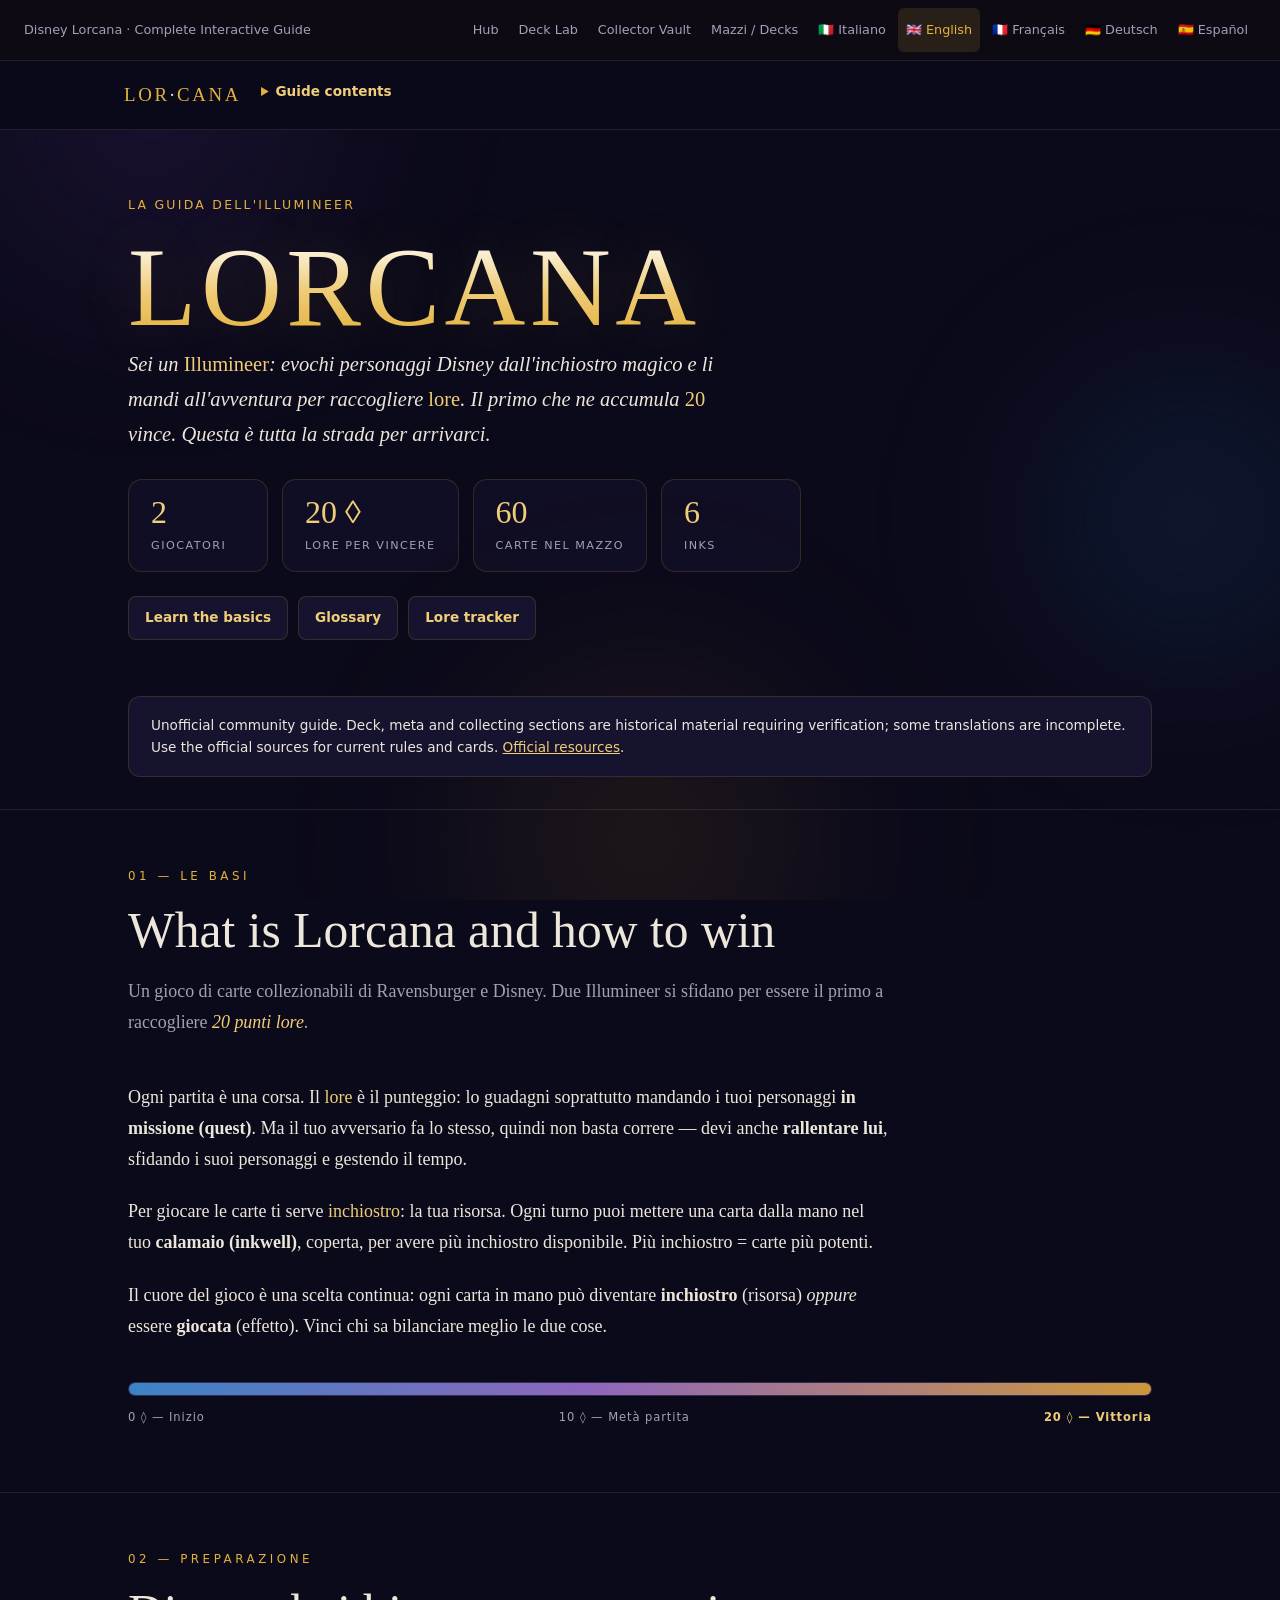
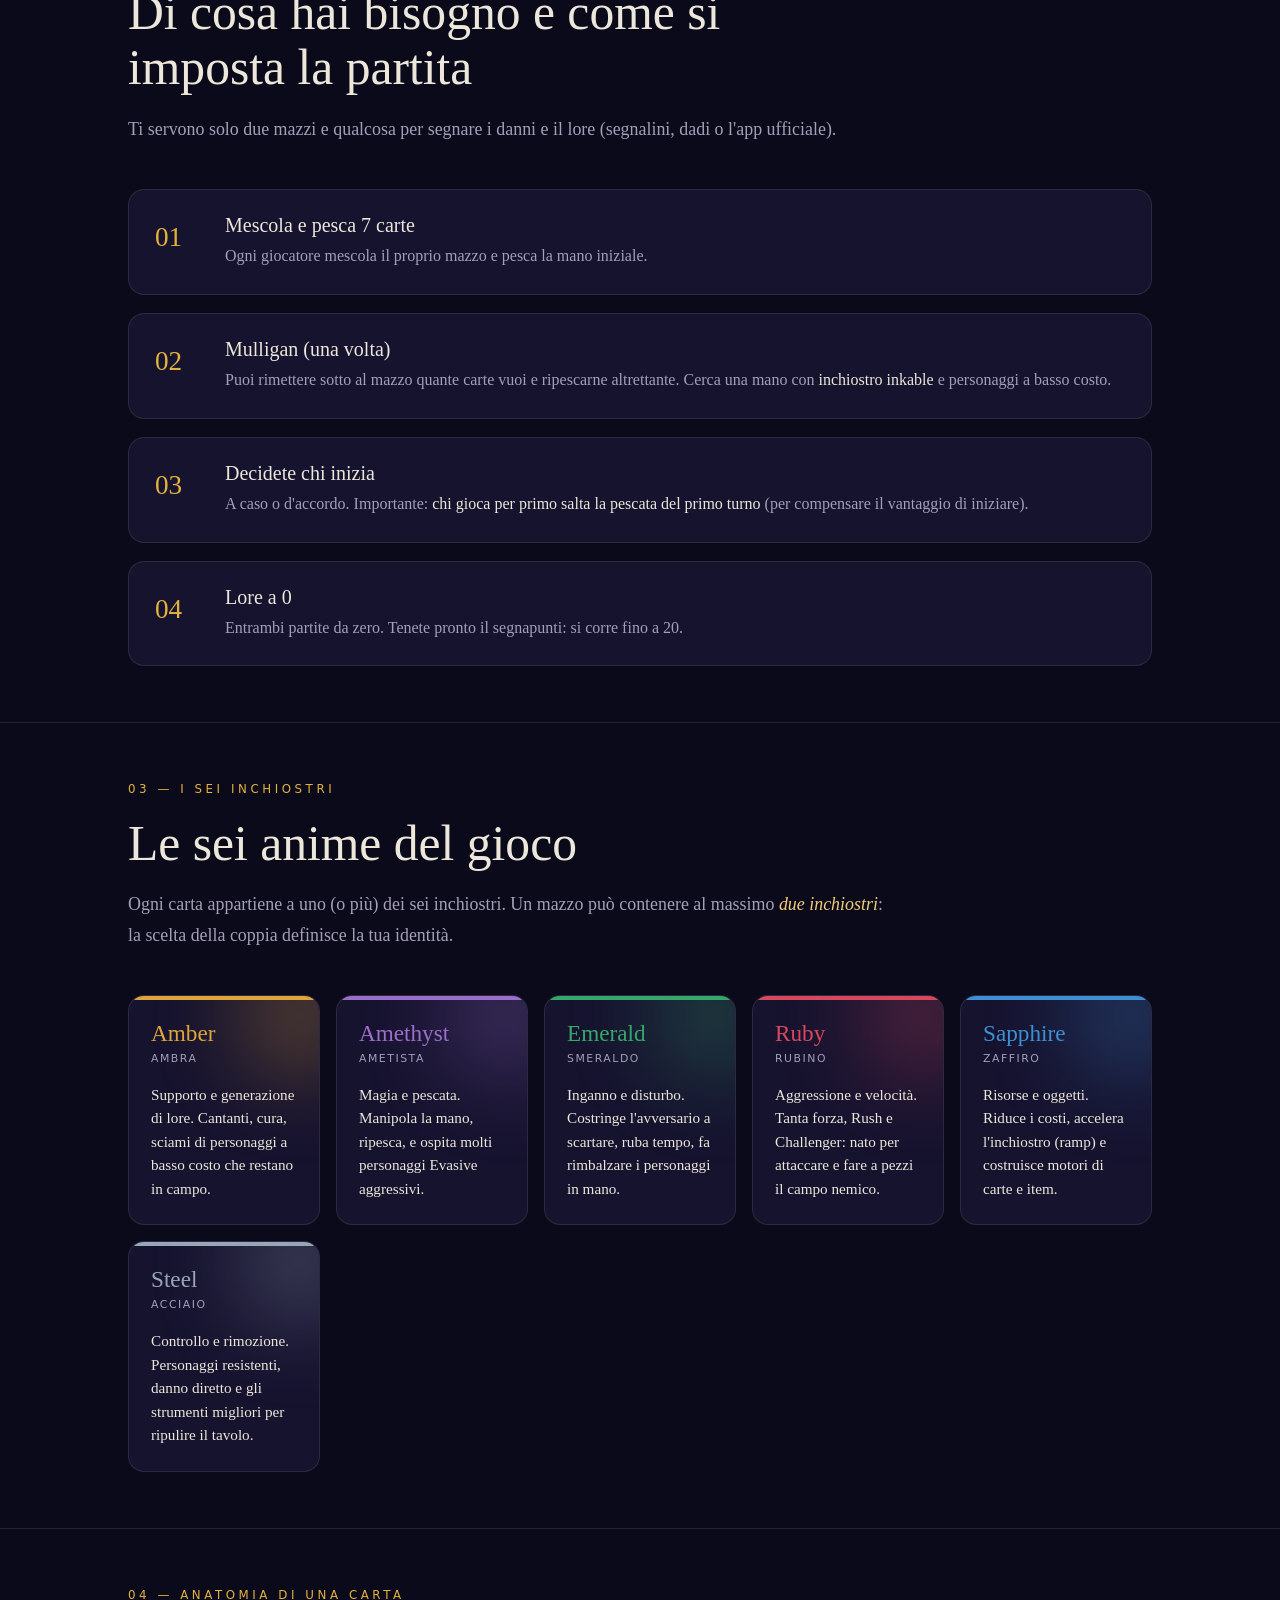
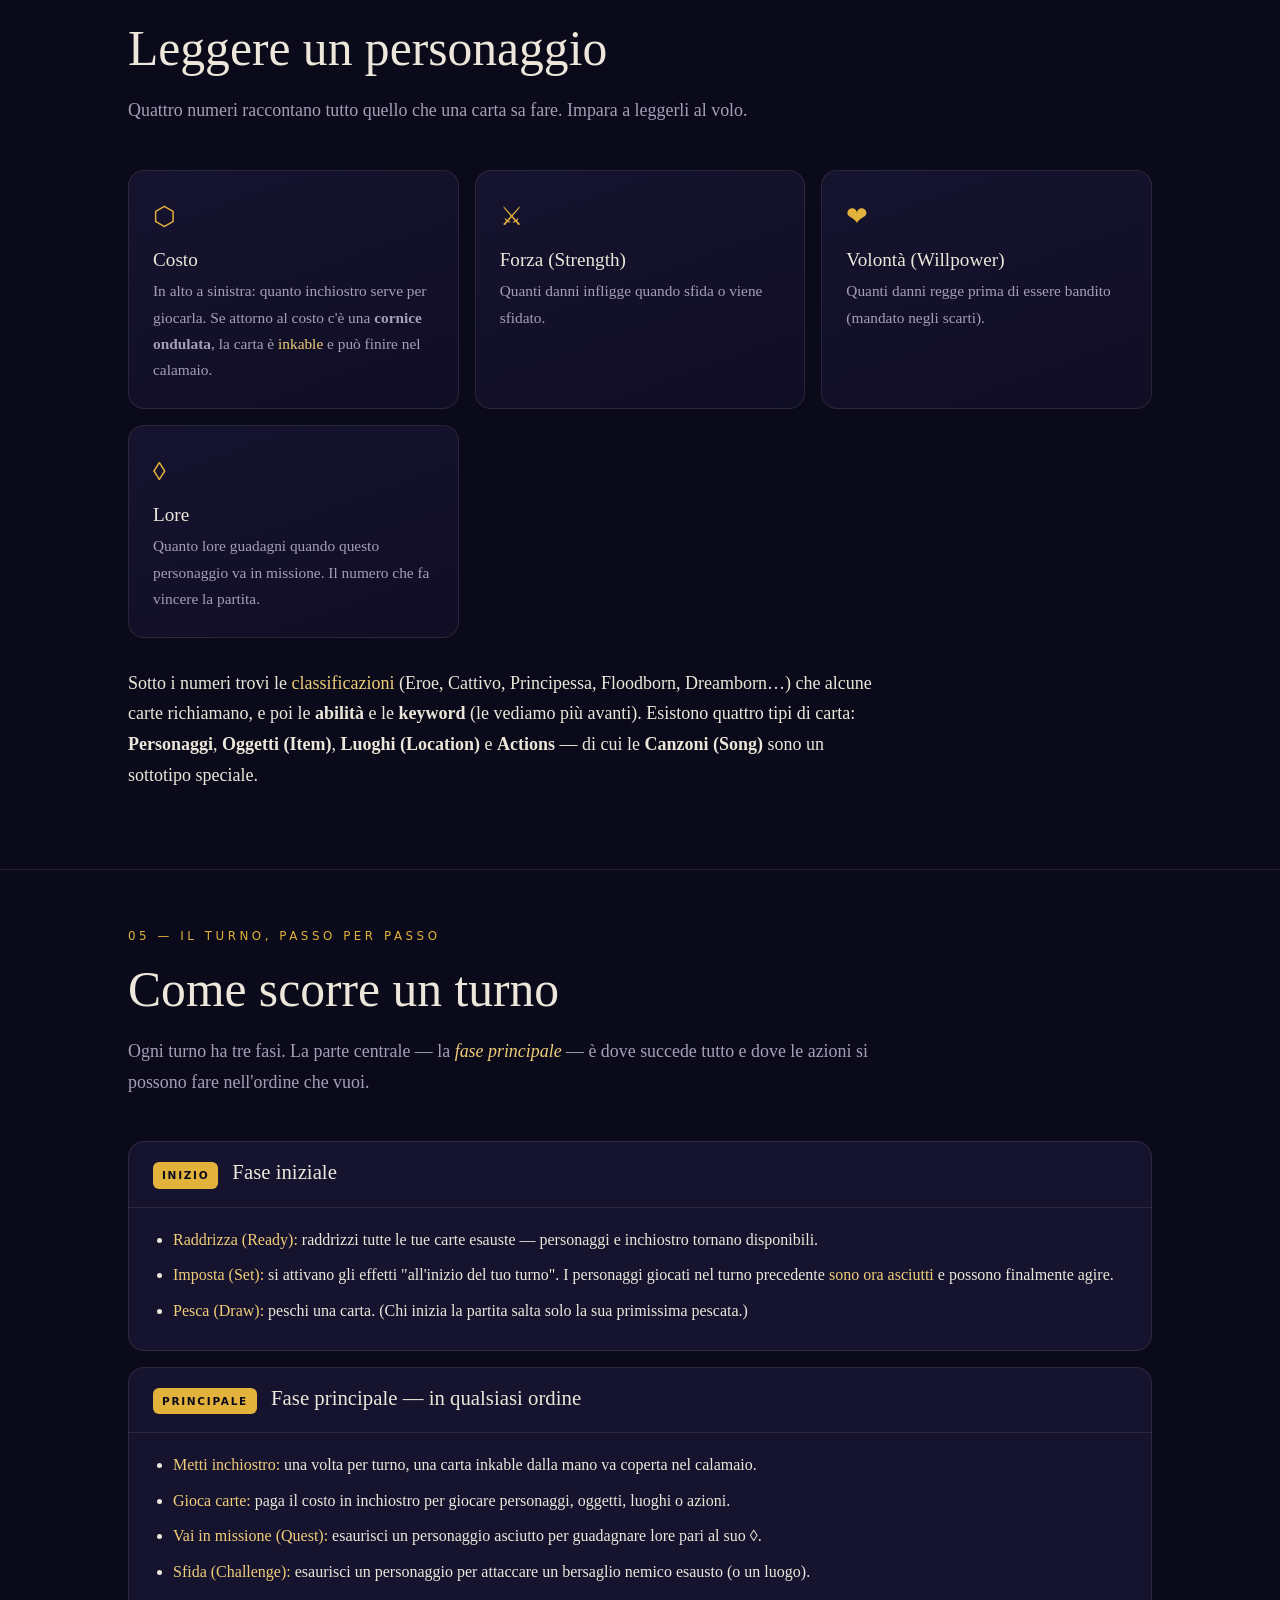
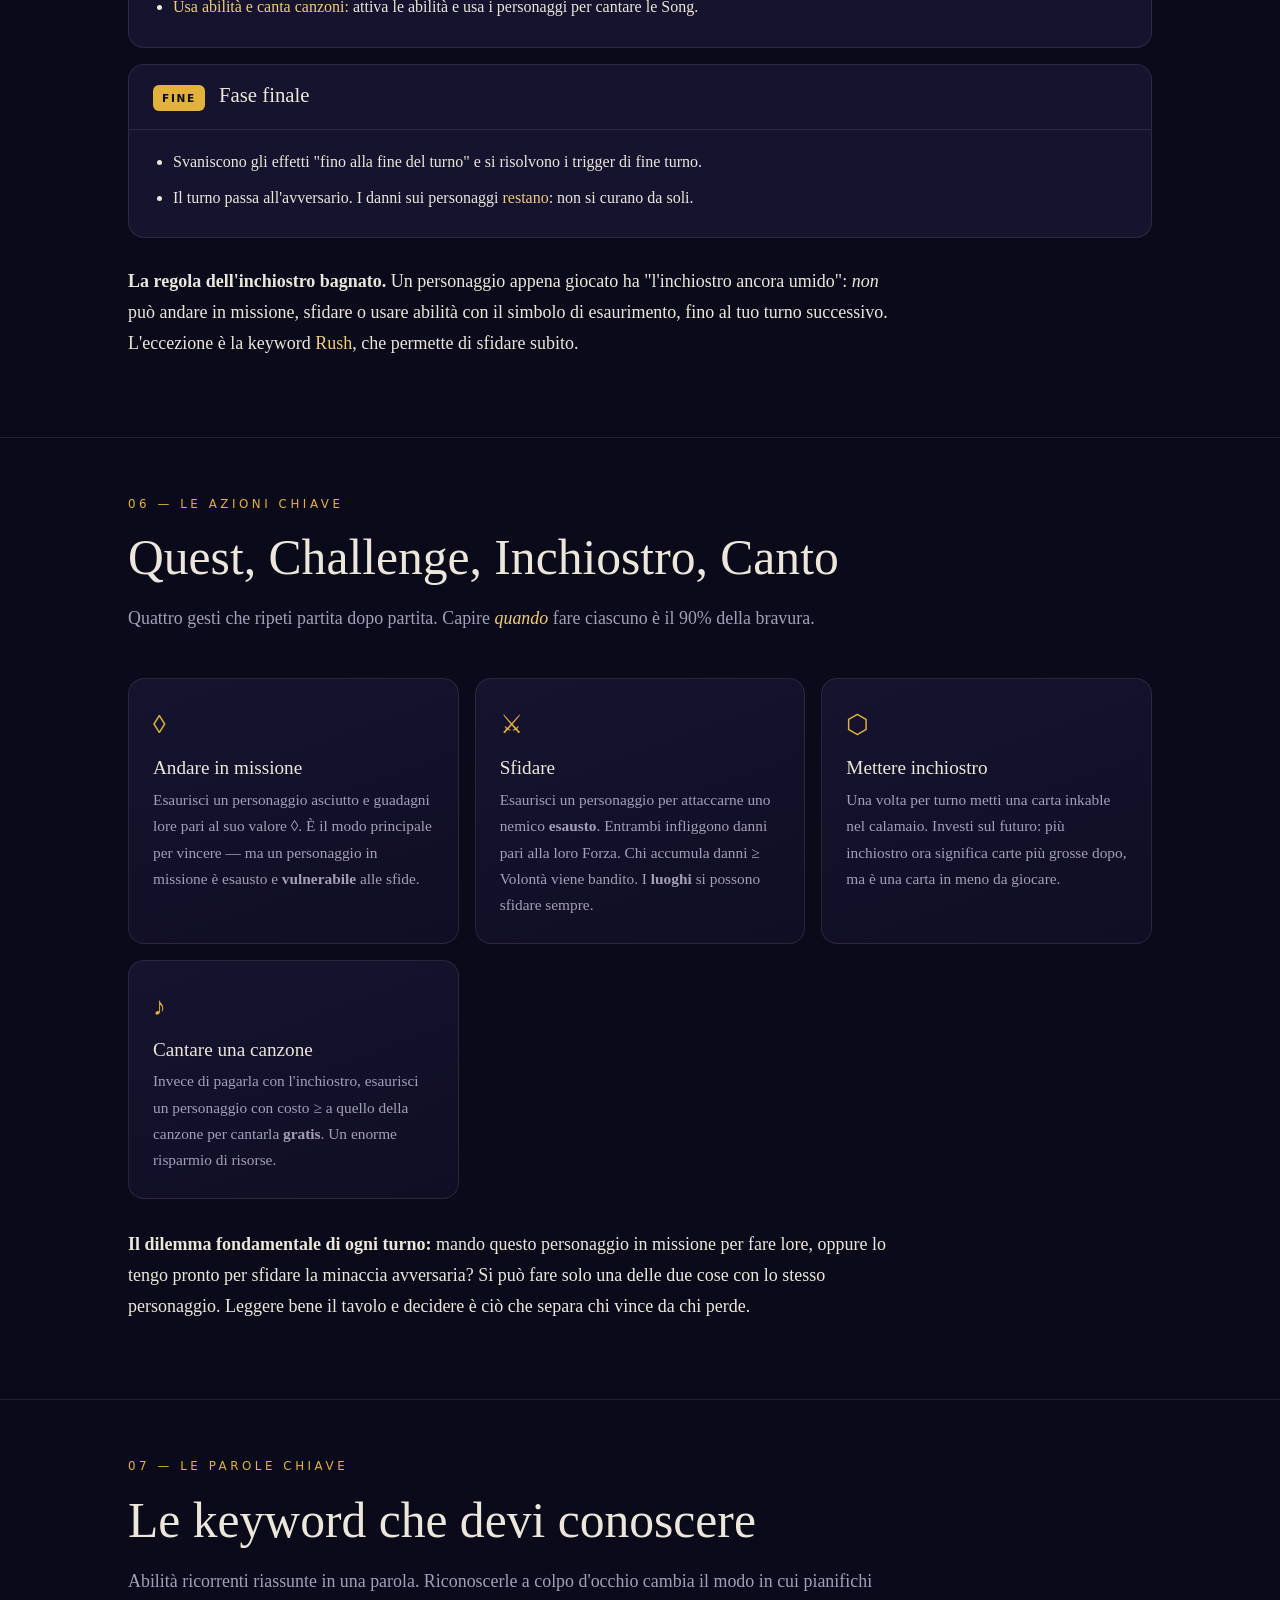
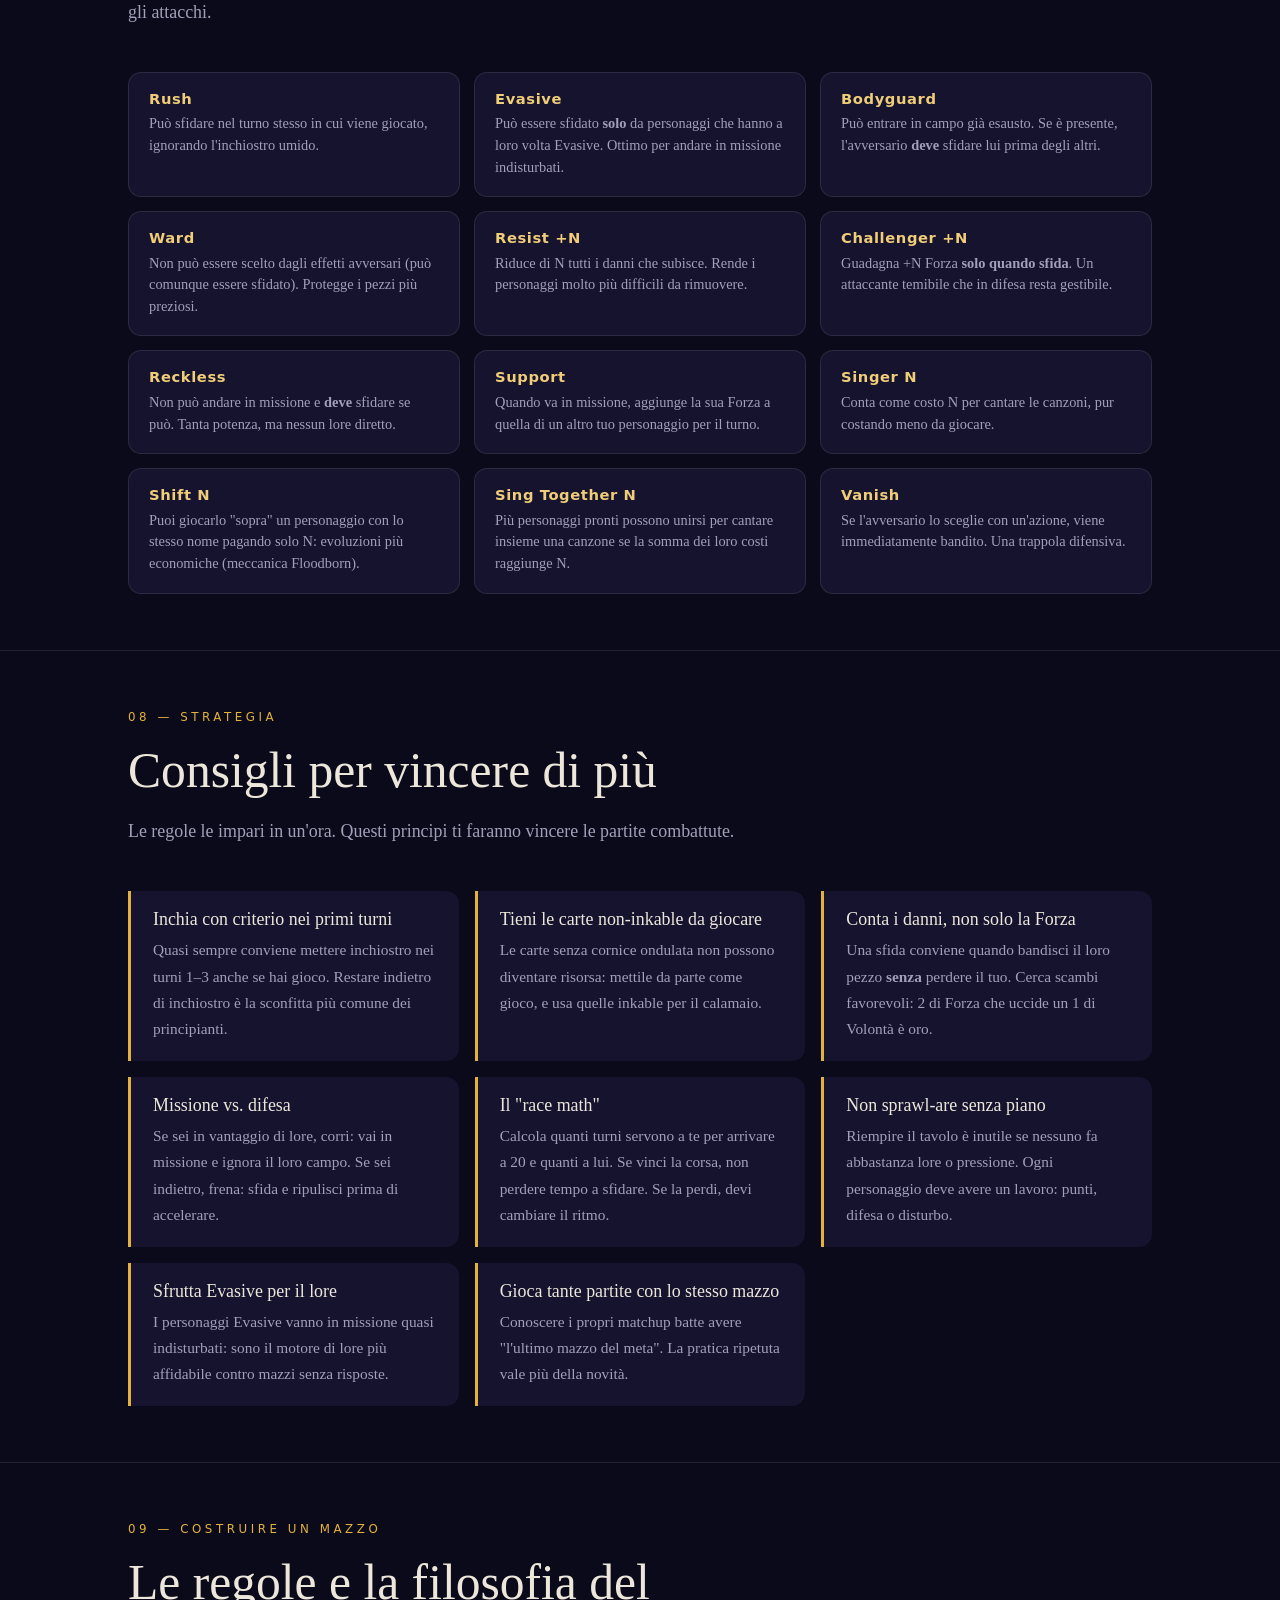
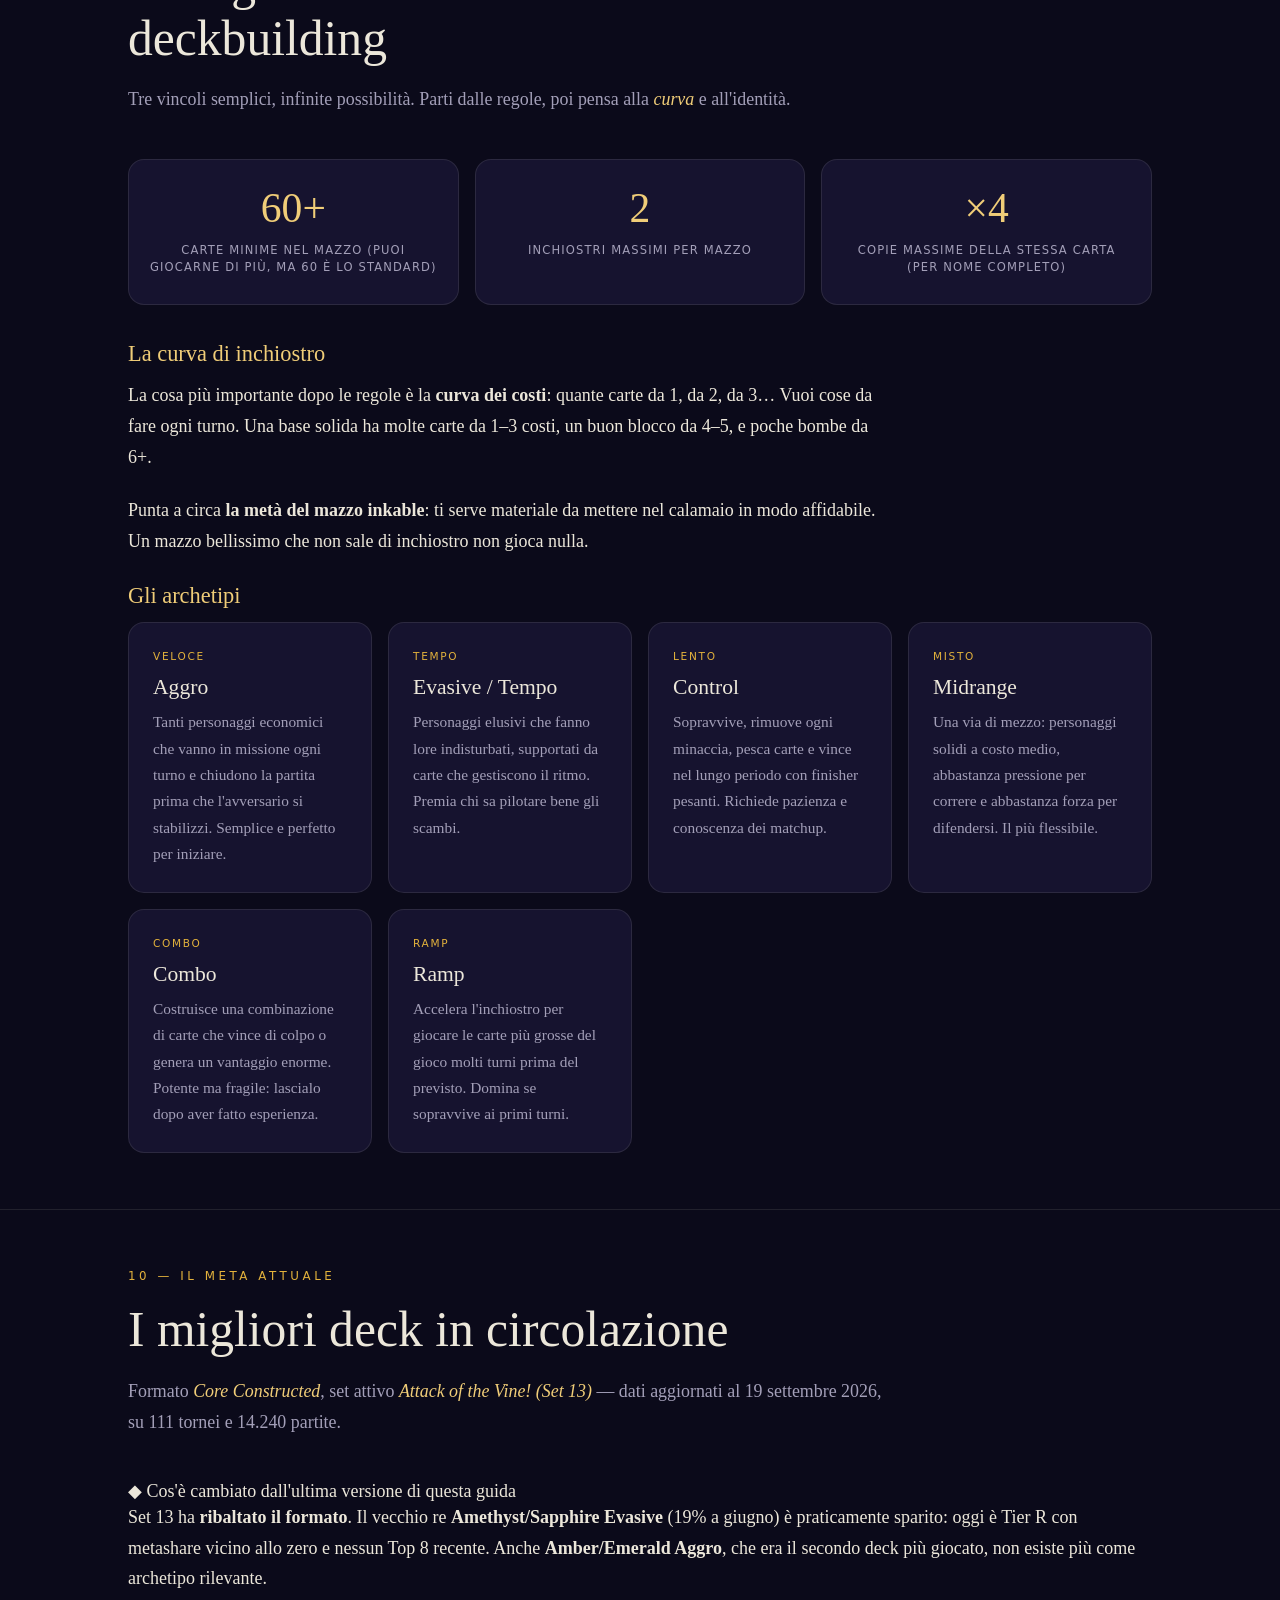
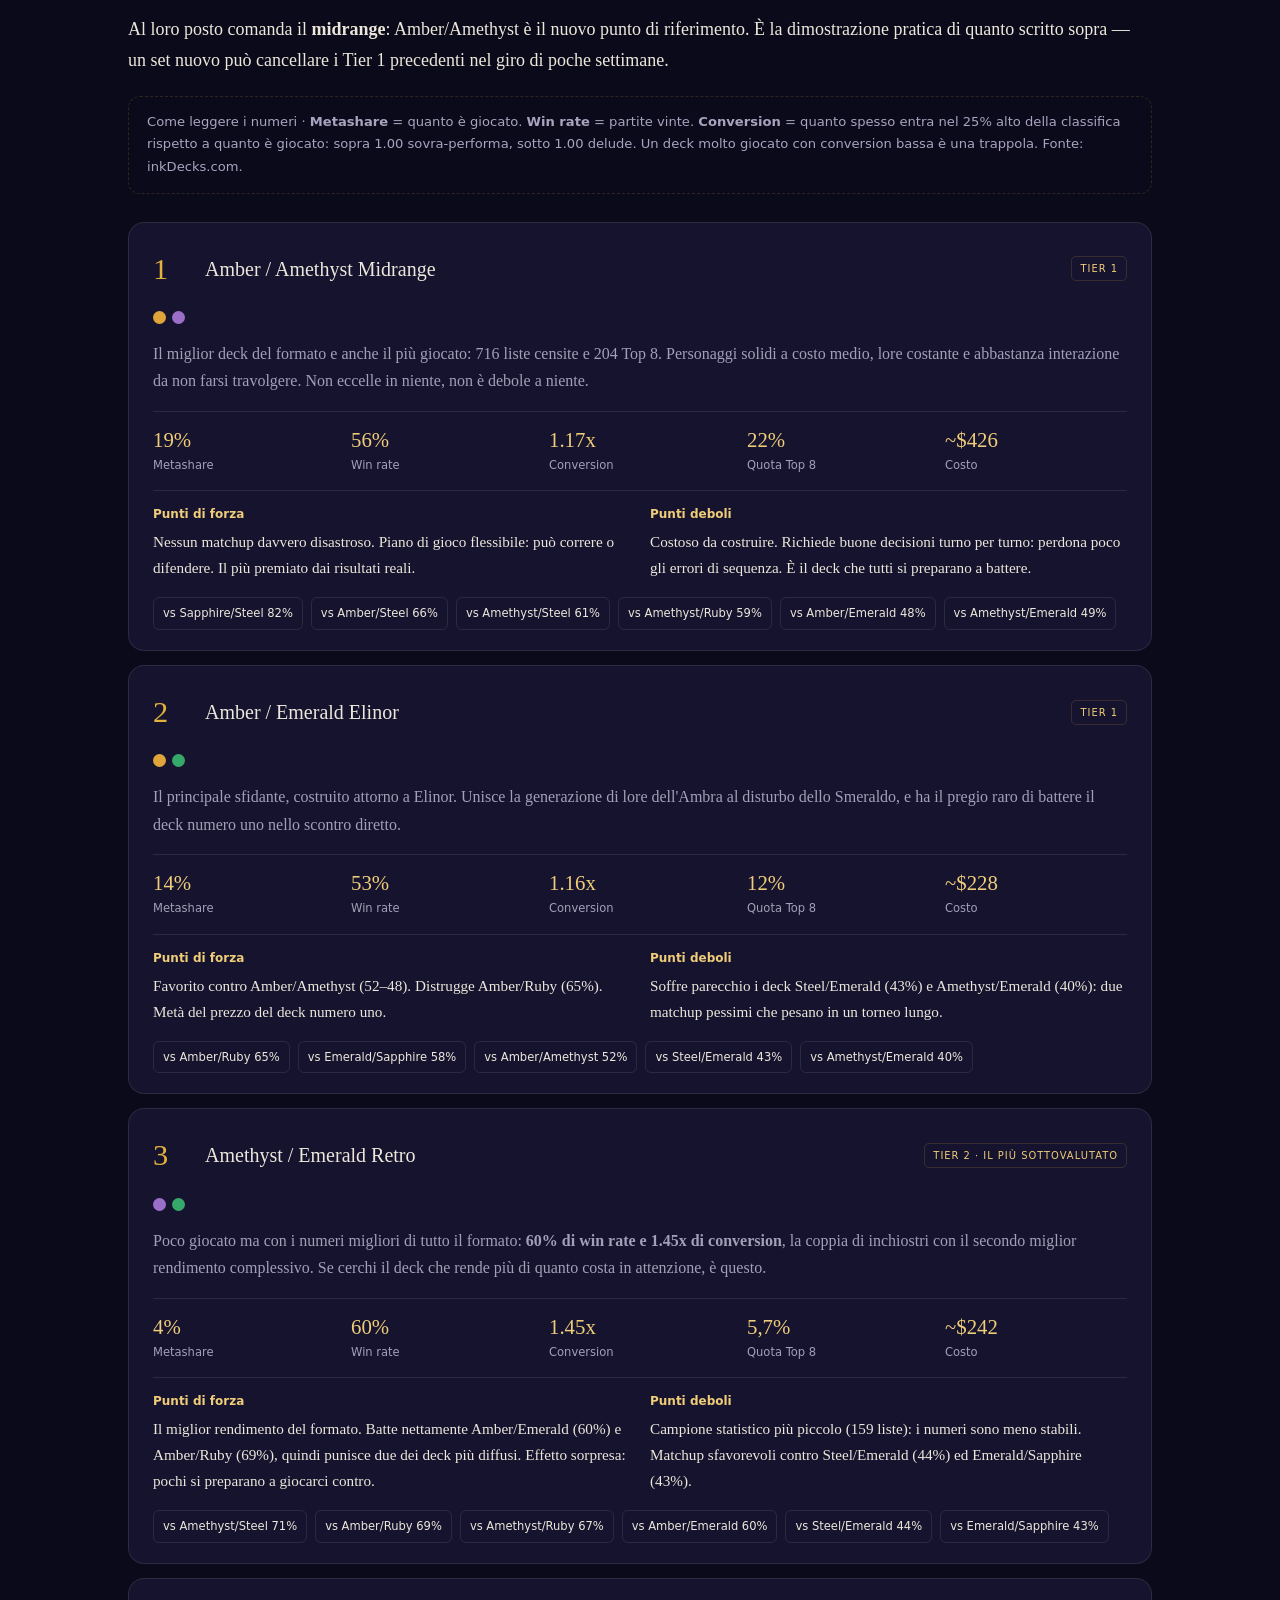
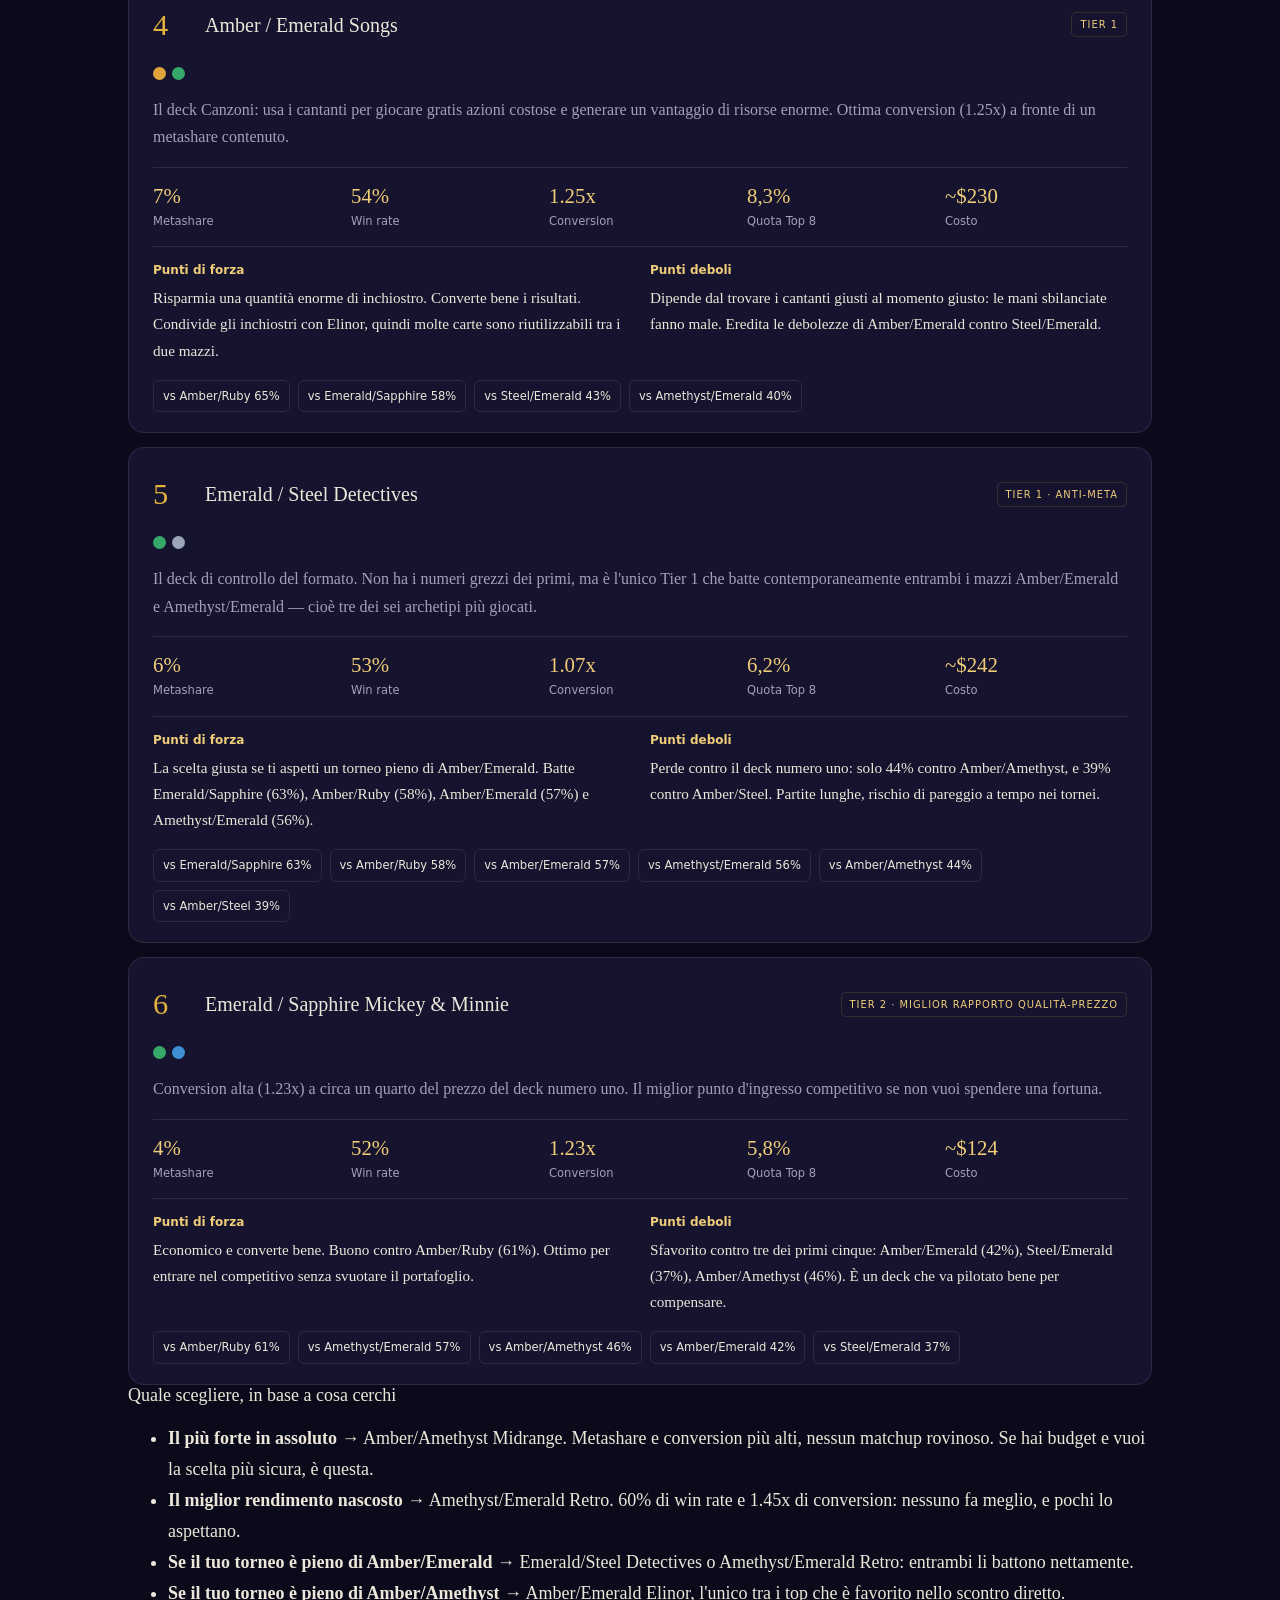
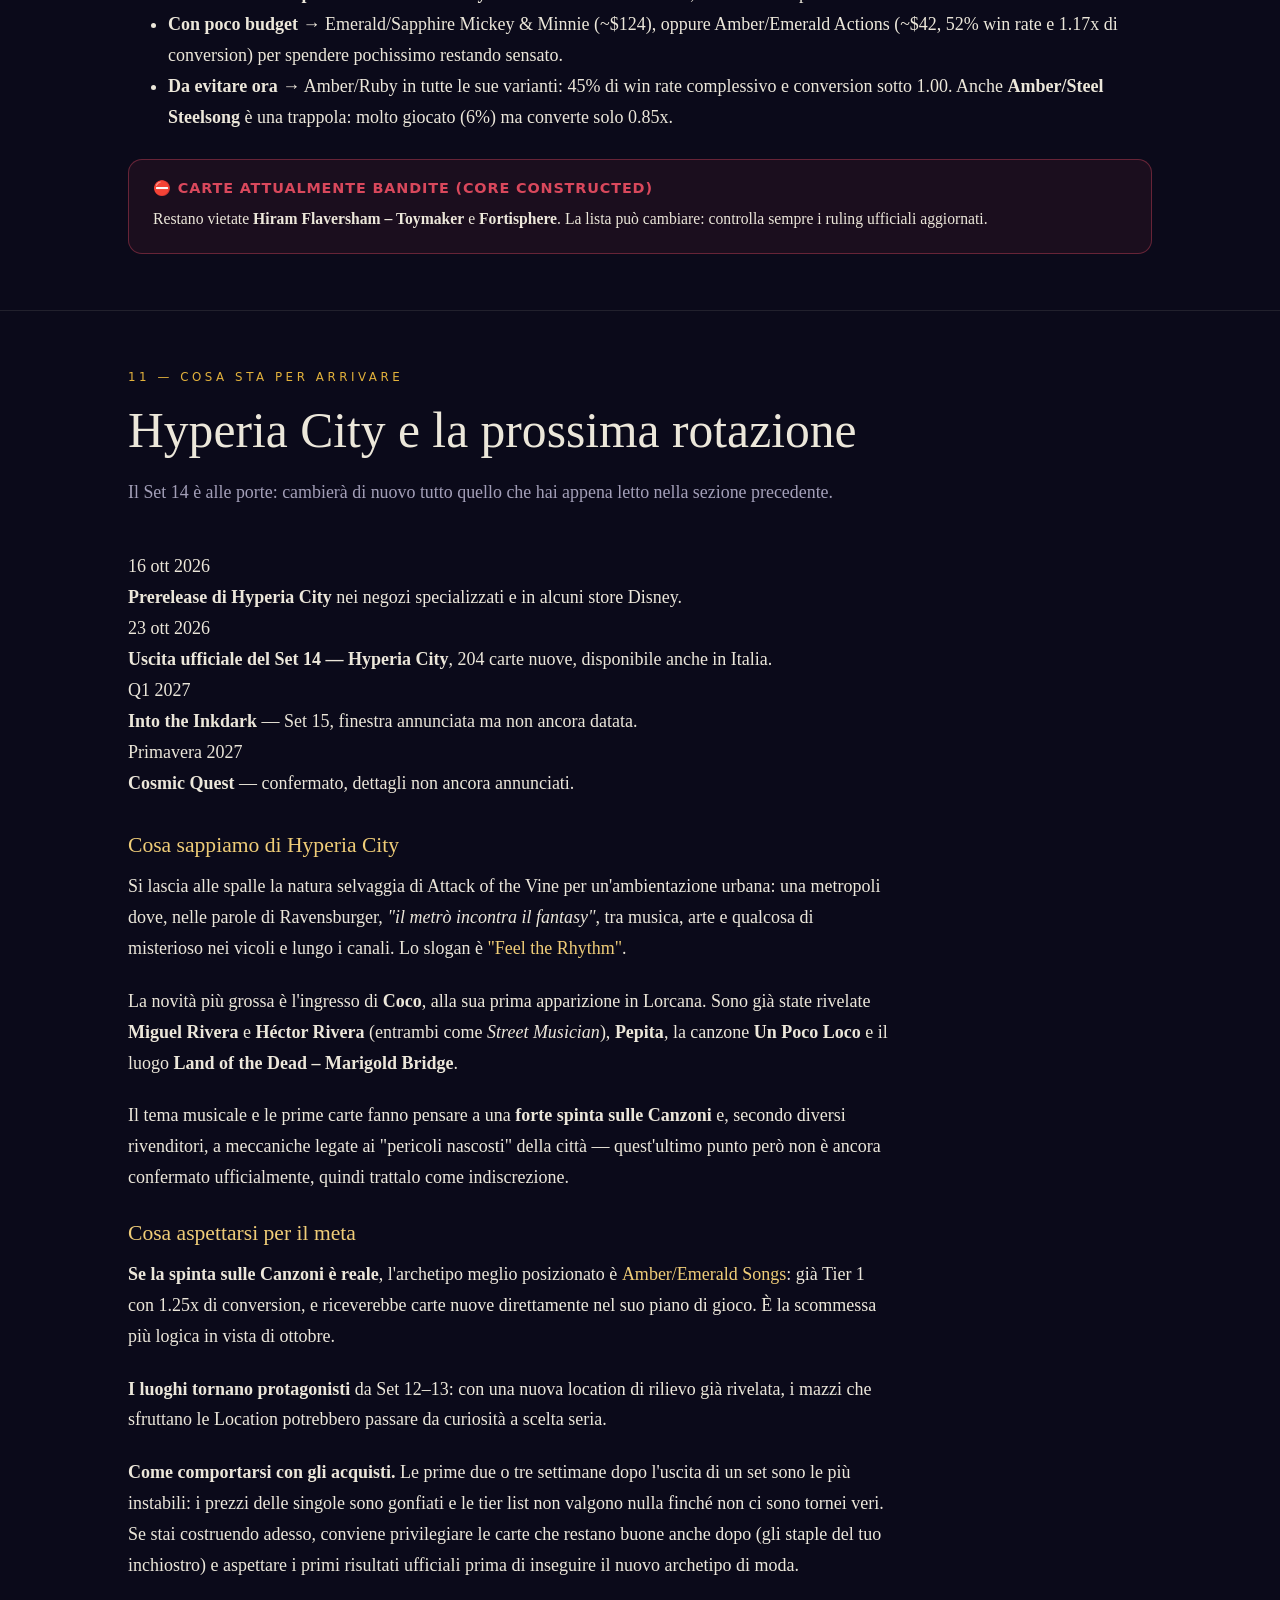
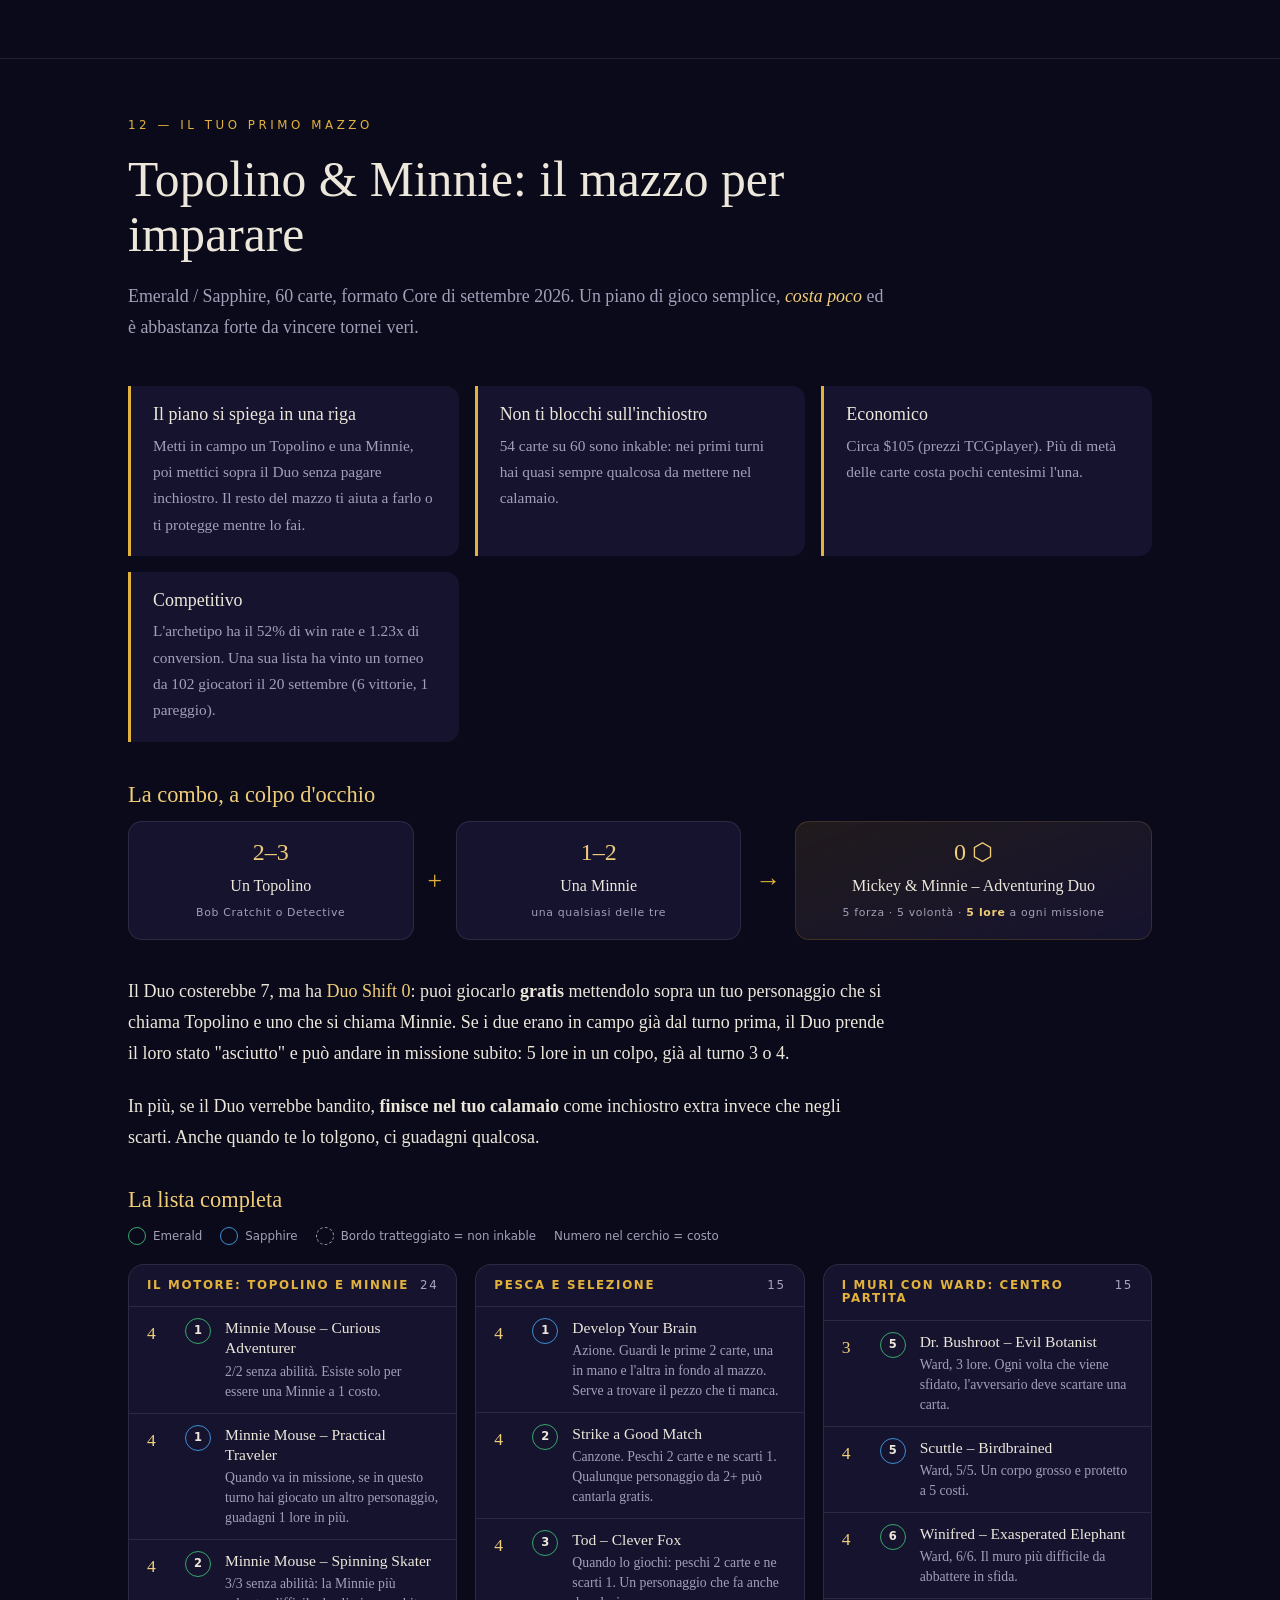
<file: guide/lorcana-guide-en.html>
<!DOCTYPE html>
<html lang="en">
<head>
<meta charset="UTF-8">
<meta name="viewport" content="width=device-width, initial-scale=1.0">
<meta name="description" content="Tabletop tools: a lore tracker and odds calculated with a hypergeometric model.">
<title>Disney Lorcana · Complete Interactive Guide: Rules, Strategy & Meta</title>
<style>
  :root{
    --ink-night:#0B0A1A;
    --ink-deep:#100E24;
    --surface:#16132F;
    --surface-2:#1D1940;
    --line:rgba(227,178,60,.16);
    --line-soft:rgba(236,231,218,.10);
    --parch:#ECE7DA;
    --muted:#A39FB8;
    --muted-2:#736E8C;
    --gold:#E3B23C;
    --gold-soft:#f0cd78;

    --amber:#E0A53A;
    --amethyst:#9B6FC9;
    --emerald:#36A86A;
    --ruby:#D9485C;
    --sapphire:#3E8FD4;
    --steel:#9AA6B8;

    --display:"Marcellus", serif;
    --body:"Spectral", Georgia, serif;
    --ui:"Inter", system-ui, sans-serif;

    --maxw:1080px;
  }

  *{box-sizing:border-box;}
  html{scroll-behavior:smooth;}
  body{
    margin:0;
    background:var(--ink-night);
    color:var(--parch);
    font-family:var(--body);
    font-weight:300;
    font-size:18px;
    line-height:1.72;
    -webkit-font-smoothing:antialiased;
    overflow-x:hidden;
  }
  a{color:inherit;}
  h1,h2,h3,h4{font-family:var(--display);font-weight:400;line-height:1.12;margin:0;}
  p{margin:0 0 1.1em;}

  /* ---------- ambient ink ---------- */
  .ambient{position:fixed;inset:0;z-index:0;pointer-events:none;overflow:hidden;}
  .blob{position:absolute;border-radius:50%;filter:blur(80px);opacity:.32;mix-blend-mode:screen;}
  .blob.b1{width:540px;height:540px;top:-160px;left:-120px;background:radial-gradient(circle,#5a2f8f,transparent 68%);animation:drift1 26s ease-in-out infinite;}
  .blob.b2{width:460px;height:460px;top:32%;right:-140px;background:radial-gradient(circle,#1c5fa0,transparent 68%);animation:drift2 32s ease-in-out infinite;}
  .blob.b3{width:520px;height:520px;bottom:-200px;left:30%;background:radial-gradient(circle,#7a4d1c,transparent 70%);animation:drift1 38s ease-in-out infinite reverse;}
  @keyframes drift1{0%,100%{transform:translate(0,0) scale(1);}50%{transform:translate(60px,-40px) scale(1.12);}}
  @keyframes drift2{0%,100%{transform:translate(0,0) scale(1);}50%{transform:translate(-50px,50px) scale(1.08);}}

  .wrap{position:relative;z-index:1;}
  .container{max-width:var(--maxw);margin:0 auto;padding:0 28px;}

  /* ---------- nav ---------- */
  nav{
    position:sticky;top:0;z-index:50;
    background:rgba(11,10,26,.78);
    backdrop-filter:blur(14px);
    border-bottom:1px solid var(--line-soft);
  }
  .nav-inner{max-width:var(--maxw);margin:0 auto;padding:13px 28px;display:flex;align-items:center;gap:22px;}
  .brand{font-family:var(--display);font-size:1.18rem;letter-spacing:.14em;color:var(--gold);text-decoration:none;white-space:nowrap;}
  .brand span{color:var(--parch);}
  .nav-links{display:flex;gap:4px;margin-left:auto;flex-wrap:wrap;}
  .nav-links a{
    font-family:var(--ui);font-size:.74rem;letter-spacing:.06em;text-transform:uppercase;
    color:var(--muted);text-decoration:none;padding:7px 11px;border-radius:7px;transition:.2s;white-space:nowrap;
  }
  .nav-links a:hover{color:var(--parch);background:rgba(236,231,218,.06);}
  .nav-links a.active{color:var(--gold);}

  /* ---------- hero ---------- */
  .hero{position:relative;min-height:90vh;display:flex;flex-direction:column;justify-content:center;padding:120px 0 80px;}
  .hero .eyebrow{font-family:var(--ui);font-size:.78rem;letter-spacing:.42em;text-transform:uppercase;color:var(--gold);margin-bottom:26px;}
  .hero h1{font-size:clamp(3.6rem,13vw,9rem);letter-spacing:.04em;line-height:.92;margin-bottom:8px;
    background:linear-gradient(180deg,#fff 0%,var(--gold-soft) 55%,var(--gold) 100%);
    -webkit-background-clip:text;background-clip:text;color:transparent;
    text-shadow:0 0 60px rgba(227,178,60,.18);}
  .hero .lede{max-width:620px;font-size:1.28rem;font-weight:300;color:var(--parch);font-style:italic;margin-bottom:42px;}
  .hero .lede b{font-style:normal;font-weight:500;color:var(--gold-soft);}

  .facts{display:flex;gap:14px;flex-wrap:wrap;}
  .fact{
    border:1px solid var(--line);border-radius:14px;padding:16px 22px;background:rgba(22,19,47,.5);
    min-width:140px;
  }
  .fact .n{font-family:var(--display);font-size:2rem;color:var(--gold-soft);line-height:1;}
  .fact .l{font-family:var(--ui);font-size:.7rem;letter-spacing:.13em;text-transform:uppercase;color:var(--muted);margin-top:8px;}
  .scrollcue{margin-top:56px;font-family:var(--ui);font-size:.72rem;letter-spacing:.22em;text-transform:uppercase;color:var(--muted-2);display:flex;align-items:center;gap:12px;}
  .scrollcue::before{content:"";width:34px;height:1px;background:var(--muted-2);}

  /* ---------- sections ---------- */
  .section{padding:84px 0;border-top:1px solid var(--line-soft);}
  .sec-head{margin-bottom:44px;max-width:760px;}
  .sec-num{font-family:var(--ui);font-size:.74rem;letter-spacing:.3em;color:var(--gold);text-transform:uppercase;display:block;margin-bottom:16px;}
  .sec-head h2{font-size:clamp(2rem,5vw,3.1rem);margin-bottom:18px;}
  .sec-head p{color:var(--muted);font-size:1.12rem;}
  .lede-q{font-style:italic;color:var(--gold-soft);}

  .prose p{margin-bottom:1.2em;}
  .prose strong{color:var(--parch);font-weight:600;}
  .term{color:var(--gold-soft);font-weight:500;}

  /* ---------- lore track (signature) ---------- */
  .track{margin:40px 0 8px;}
  .track-bar{position:relative;height:14px;border-radius:20px;background:var(--surface-2);overflow:hidden;border:1px solid var(--line-soft);}
  .track-fill{position:absolute;inset:0;width:100%;background:linear-gradient(90deg,#3E8FD4,#9B6FC9 45%,#E0A53A 100%);opacity:.9;}
  .track-marks{display:flex;justify-content:space-between;margin-top:12px;font-family:var(--ui);font-size:.72rem;color:var(--muted);letter-spacing:.08em;}
  .track-marks span:last-child{color:var(--gold-soft);font-weight:600;}

  /* ---------- ink grid ---------- */
  .ink-grid{display:grid;grid-template-columns:repeat(auto-fit,minmax(160px,1fr));gap:16px;}
  .ink-card{border-radius:16px;padding:24px 22px;background:var(--surface);border:1px solid var(--line-soft);position:relative;overflow:hidden;transition:transform .25s,border-color .25s;}
  .ink-card:hover{transform:translateY(-4px);}
  .ink-card::before{content:"";position:absolute;top:0;left:0;right:0;height:4px;background:var(--c);}
  .ink-card .glow{position:absolute;top:-40px;right:-40px;width:120px;height:120px;border-radius:50%;background:var(--c);filter:blur(46px);opacity:.34;}
  .ink-card h3{font-size:1.45rem;color:var(--c);margin-bottom:4px;position:relative;}
  .ink-card .it{font-family:var(--ui);font-size:.68rem;letter-spacing:.14em;text-transform:uppercase;color:var(--muted);margin-bottom:14px;}
  .ink-card p{font-size:.95rem;color:var(--parch);margin:0;position:relative;line-height:1.55;}

  /* ---------- steps ---------- */
  .steps{counter-reset:step;display:grid;gap:18px;}
  .step{display:grid;grid-template-columns:auto 1fr;gap:22px;align-items:start;border:1px solid var(--line-soft);border-radius:16px;padding:24px 26px;background:var(--surface);}
  .step::before{counter-increment:step;content:counter(step,decimal-leading-zero);font-family:var(--display);font-size:1.7rem;color:var(--gold);min-width:48px;}
  .step h4{font-size:1.25rem;margin-bottom:6px;}
  .step p{margin:0;color:var(--muted);font-size:1rem;}
  .step p b{color:var(--parch);font-weight:500;}

  /* ---------- phase blocks ---------- */
  .phases{display:grid;gap:16px;}
  .phase{border:1px solid var(--line-soft);border-radius:16px;background:var(--surface);overflow:hidden;}
  .phase-top{padding:18px 24px;display:flex;align-items:baseline;gap:14px;border-bottom:1px solid var(--line-soft);}
  .phase-top .tag{font-family:var(--ui);font-size:.66rem;letter-spacing:.16em;text-transform:uppercase;color:var(--ink-night);background:var(--gold);padding:4px 9px;border-radius:6px;font-weight:600;}
  .phase-top h4{font-size:1.3rem;}
  .phase-body{padding:18px 24px;}
  .phase-body ul{margin:0;padding-left:20px;}
  .phase-body li{margin-bottom:8px;color:var(--parch);font-size:1rem;}
  .phase-body li b{color:var(--gold-soft);font-weight:500;}

  /* ---------- action cards ---------- */
  .actions{display:grid;grid-template-columns:repeat(auto-fit,minmax(240px,1fr));gap:16px;}
  .act{border:1px solid var(--line-soft);border-radius:16px;padding:24px;background:linear-gradient(160deg,var(--surface),var(--ink-deep));}
  .act .sym{font-family:var(--display);font-size:1.6rem;color:var(--gold);margin-bottom:10px;}
  .act h4{font-size:1.2rem;margin-bottom:8px;}
  .act p{margin:0;font-size:.96rem;color:var(--muted);}

  /* ---------- keyword grid ---------- */
  .kw-grid{display:grid;grid-template-columns:repeat(auto-fill,minmax(248px,1fr));gap:14px;}
  .kw{border:1px solid var(--line-soft);border-radius:13px;padding:18px 20px;background:var(--surface);transition:border-color .2s;}
  .kw:hover{border-color:var(--line);}
  .kw h4{font-family:var(--ui);font-weight:600;font-size:.92rem;letter-spacing:.04em;color:var(--gold-soft);margin-bottom:6px;}
  .kw p{margin:0;font-size:.9rem;color:var(--muted);line-height:1.5;}

  /* ---------- tip cards ---------- */
  .tips{display:grid;grid-template-columns:repeat(auto-fit,minmax(260px,1fr));gap:16px;}
  .tip{border-left:3px solid var(--gold);border-radius:0 13px 13px 0;padding:18px 22px;background:var(--surface);}
  .tip h4{font-size:1.12rem;margin-bottom:8px;}
  .tip p{margin:0;color:var(--muted);font-size:.96rem;}

  /* ---------- archetypes ---------- */
  .arch{display:grid;grid-template-columns:repeat(auto-fit,minmax(230px,1fr));gap:16px;}
  .arch-card{border:1px solid var(--line-soft);border-radius:16px;padding:24px;background:var(--surface);}
  .arch-card .lab{font-family:var(--ui);font-size:.66rem;letter-spacing:.16em;text-transform:uppercase;color:var(--gold);margin-bottom:10px;}
  .arch-card h4{font-size:1.35rem;margin-bottom:10px;}
  .arch-card p{margin:0;font-size:.96rem;color:var(--muted);}

  /* ---------- meta table ---------- */
  .meta-note{font-family:var(--ui);font-size:.82rem;color:var(--muted-2);border:1px dashed var(--line);border-radius:12px;padding:14px 18px;margin-bottom:28px;}
  .meta-list{display:grid;gap:14px;}
  .deck{
    display:grid;grid-template-columns:auto 1fr auto;gap:20px;align-items:center;
    border:1px solid var(--line-soft);border-radius:16px;padding:20px 24px;background:var(--surface);
  }
  .deck .rank{font-family:var(--display);font-size:1.9rem;color:var(--gold);min-width:40px;}
  .deck .body h4{font-size:1.22rem;margin-bottom:4px;}
  .deck .body .inks{display:flex;gap:6px;margin:8px 0 10px;}
  .pip{width:13px;height:13px;border-radius:50%;display:inline-block;}
  .deck .body p{margin:0;font-size:.95rem;color:var(--muted);}
  .deck .share{text-align:right;min-width:96px;}
  .deck .share .big{font-family:var(--display);font-size:1.7rem;color:var(--gold-soft);line-height:1;}
  .deck .share .sm{font-family:var(--ui);font-size:.64rem;letter-spacing:.1em;text-transform:uppercase;color:var(--muted);margin-top:6px;}
  .sharebar{height:6px;border-radius:6px;background:var(--surface-2);margin-top:10px;overflow:hidden;}
  .sharebar i{display:block;height:100%;background:linear-gradient(90deg,var(--gold),var(--gold-soft));}
  .tierflag{font-family:var(--ui);font-size:.62rem;letter-spacing:.1em;text-transform:uppercase;padding:3px 8px;border-radius:5px;border:1px solid var(--line);color:var(--gold-soft);margin-left:8px;}

  .banned{border:1px solid rgba(217,72,92,.4);background:rgba(217,72,92,.08);border-radius:14px;padding:20px 24px;margin-top:26px;}
  .banned h4{color:var(--ruby);font-family:var(--ui);font-weight:600;font-size:.9rem;letter-spacing:.06em;text-transform:uppercase;margin-bottom:10px;}
  .banned p{margin:0;color:var(--parch);font-size:.98rem;}

  /* ---------- deckbuild rules ---------- */
  .rules{display:grid;grid-template-columns:repeat(auto-fit,minmax(190px,1fr));gap:16px;}
  .rule{text-align:center;border:1px solid var(--line-soft);border-radius:16px;padding:28px 20px;background:var(--surface);}
  .rule .n{font-family:var(--display);font-size:2.6rem;color:var(--gold-soft);line-height:1;}
  .rule .t{font-family:var(--ui);font-size:.72rem;letter-spacing:.1em;text-transform:uppercase;color:var(--muted);margin-top:12px;line-height:1.5;}

  /* ---------- closing ---------- */
  .close{padding:96px 0 70px;text-align:center;border-top:1px solid var(--line-soft);}
  .close h2{font-size:clamp(2rem,5vw,3rem);margin-bottom:18px;}
  .close p{max-width:580px;margin:0 auto 8px;color:var(--muted);}
  .sources{margin-top:40px;font-family:var(--ui);font-size:.76rem;color:var(--muted-2);letter-spacing:.04em;}
  footer{padding:40px 0;text-align:center;font-family:var(--ui);font-size:.72rem;color:var(--muted-2);border-top:1px solid var(--line-soft);}

  /* ---------- reveal ---------- */
  .reveal{opacity:0;transform:translateY(22px);transition:opacity .7s ease,transform .7s ease;}
  .reveal.in{opacity:1;transform:none;}

  @media (max-width:640px){
    body{font-size:17px;}
    .nav-links{display:none;}
    .deck{grid-template-columns:auto 1fr;}
    .deck .share{grid-column:1/-1;text-align:left;display:flex;align-items:center;gap:14px;}
    .deck .share .big{font-size:1.4rem;}
    .step{grid-template-columns:1fr;}
    .step::before{font-size:1.4rem;}
  }
  @media (prefers-reduced-motion:reduce){
    *{animation:none!important;}
    html{scroll-behavior:auto;}
    .reveal{opacity:1;transform:none;transition:none;}
  }

  /* ---------- primo mazzo ---------- */
  .combo{display:grid;grid-template-columns:1fr auto 1fr auto 1.25fr;gap:14px;align-items:center;margin:8px 0 36px;}
  .combo .cc{border:1px solid var(--line-soft);border-radius:14px;padding:18px 18px;background:var(--surface);text-align:center;}
  .combo .cc.pay{border-color:var(--line);background:linear-gradient(160deg,rgba(227,178,60,.10),var(--surface));}
  .combo .cc .cst{font-family:var(--display);font-size:1.5rem;color:var(--gold-soft);line-height:1;}
  .combo .cc .nm{font-family:var(--body);font-weight:500;font-size:1rem;margin-top:8px;color:var(--parch);}
  .combo .cc .sb{font-family:var(--ui);font-size:.68rem;letter-spacing:.06em;color:var(--muted);margin-top:6px;line-height:1.45;}
  .combo .op{font-family:var(--display);font-size:1.6rem;color:var(--gold);text-align:center;}
  .dl-wrap{display:grid;grid-template-columns:repeat(auto-fit,minmax(300px,1fr));gap:18px;}
  .dl-group{border:1px solid var(--line-soft);border-radius:16px;background:var(--surface);overflow:hidden;}
  .dl-group h4{font-family:var(--ui);font-weight:600;font-size:.74rem;letter-spacing:.14em;text-transform:uppercase;color:var(--gold);padding:14px 18px;border-bottom:1px solid var(--line-soft);margin:0;display:flex;justify-content:space-between;}
  .dl-group h4 span{color:var(--muted-2);font-weight:500;}
  .dl-row{display:grid;grid-template-columns:28px 30px 1fr;gap:10px;padding:11px 18px;border-bottom:1px solid var(--line-soft);align-items:start;}
  .dl-row:last-child{border-bottom:none;}
  .dl-row .q{font-family:var(--display);font-size:1.1rem;color:var(--gold-soft);}
  .dl-row .c{font-family:var(--ui);font-size:.72rem;font-weight:600;width:26px;height:26px;border-radius:50%;display:flex;align-items:center;justify-content:center;border:1.5px solid var(--ink);color:var(--parch);}
  .dl-row .c.nx{border-style:dashed;}
  .dl-row .t b{display:block;font-weight:500;color:var(--parch);font-size:.97rem;line-height:1.3;}
  .dl-row .t i{font-style:normal;font-size:.86rem;color:var(--muted);line-height:1.45;display:block;margin-top:3px;}
  .legend-mini{font-family:var(--ui);font-size:.74rem;color:var(--muted);display:flex;gap:18px;flex-wrap:wrap;margin:0 0 18px;}
  .legend-mini span{display:inline-flex;align-items:center;gap:7px;}
  .legend-mini .c{width:18px;height:18px;border-radius:50%;border:1.5px solid var(--muted);display:inline-block;}
  .legend-mini .c.nx{border-style:dashed;}
  .curve{display:flex;align-items:flex-end;gap:10px;height:150px;margin:18px 0 8px;padding:0 4px;border-bottom:1px solid var(--line-soft);}
  .curve .bar{flex:1;display:flex;flex-direction:column;align-items:center;justify-content:flex-end;height:100%;}
  .curve .bar i{display:block;width:100%;max-width:56px;border-radius:7px 7px 0 0;background:linear-gradient(180deg,var(--gold-soft),var(--gold));}
  .curve .bar .n{font-family:var(--ui);font-size:.74rem;color:var(--parch);margin-bottom:6px;}
  .curve-l{display:flex;gap:10px;padding:0 4px;}
  .curve-l span{flex:1;text-align:center;font-family:var(--ui);font-size:.7rem;color:var(--muted);}
  @media (max-width:640px){
    .combo{grid-template-columns:1fr;}
    .combo .op{transform:rotate(90deg);}
  }

  /* ---------- glossario ---------- */
  .gloss-group{margin-bottom:40px;}

  /* ---------- Glossario Interattivo ---------- */
  .gloss-search-box {
    margin: 20px 0 30px;
    display: flex;
    gap: 12px;
  }
  .gloss-search-box input {
    flex: 1;
    background: var(--surface);
    border: 1px solid var(--line);
    border-radius: 10px;
    padding: 12px 18px;
    color: var(--parch);
    font-size: 1rem;
    font-family: var(--ui);
    outline: none;
    transition: border-color .2s;
  }
  .gloss-search-box input:focus {
    border-color: var(--gold);
    box-shadow: 0 0 12px rgba(227, 178, 60, .2);
  }
  .gloss-group {
    margin-bottom: 40px;
  }
  .gloss-group h3 {
    font-family: var(--ui);
    font-size: 1.15rem;
    color: var(--gold-soft);
    margin-bottom: 16px;
    border-bottom: 1px solid var(--line-soft);
    padding-bottom: 8px;
    letter-spacing: .05em;
    text-transform: uppercase;
  }
  .gloss-grid {
    display: grid;
    grid-template-columns: repeat(auto-fit, minmax(280px, 1fr));
    gap: 16px;
  }
  .gloss-item {
    background: var(--surface);
    border: 1px solid var(--line-soft);
    border-radius: 12px;
    padding: 16px 20px;
    transition: transform .2s, border-color .2s;
  }
  .gloss-item:hover {
    border-color: var(--gold);
    transform: translateY(-2px);
  }
  .gloss-item dt {
    font-family: var(--display);
    font-size: 1.15rem;
    color: var(--gold);
    margin-bottom: 6px;
    font-weight: 600;
  }
  .gloss-item dd {
    font-size: .92rem;
    color: var(--muted);
    line-height: 1.5;
    margin: 0;
  }
  .gloss-item dd b {
    color: var(--parch);
  }

  /* ---------- Tool Interattivi (Lore Tracker & Mulligan Calc) ---------- */
  .tools-grid {
    display: grid;
    grid-template-columns: repeat(auto-fit, minmax(320px, 1fr));
    gap: 24px;
    margin-top: 24px;
  }
  .tool-card {
    background: var(--surface);
    border: 1px solid var(--line-soft);
    border-radius: 16px;
    padding: 24px;
    box-shadow: 0 8px 30px rgba(0,0,0,.3);
  }
  .tool-card h3 {
    font-family: var(--display);
    color: var(--gold);
    font-size: 1.35rem;
    margin-bottom: 8px;
    display: flex;
    align-items: center;
    gap: 10px;
  }
  .tool-card p {
    font-size: .9rem;
    color: var(--muted);
    margin-bottom: 20px;
  }
  .lore-tracker-wrap {
    display: flex;
    gap: 16px;
    justify-content: center;
  }
  .lore-box {
    flex: 1;
    background: rgba(0,0,0,.3);
    border: 1px solid var(--line);
    border-radius: 12px;
    padding: 18px 12px;
    text-align: center;
  }
  .lore-title {
    font-family: var(--ui);
    font-size: .8rem;
    text-transform: uppercase;
    color: var(--gold-soft);
    letter-spacing: .08em;
  }
  .lore-score {
    font-family: var(--display);
    font-size: 3.5rem;
    line-height: 1.1;
    color: var(--parch);
    margin: 10px 0;
    transition: color .2s;
  }
  .lore-score.winner {
    color: #4ade80;
    text-shadow: 0 0 20px rgba(74,222,128,.5);
  }
  .lore-ctrls {
    display: flex;
    gap: 6px;
    justify-content: center;
  }
  .btn-lore {
    background: var(--surface-2);
    border: 1px solid var(--line-soft);
    color: var(--parch);
    font-family: var(--ui);
    font-size: .95rem;
    font-weight: 600;
    padding: 8px 14px;
    border-radius: 8px;
    cursor: pointer;
    transition: all .2s;
  }
  .btn-lore:hover {
    background: var(--gold);
    color: #121016;
    border-color: var(--gold);
  }
  .mulligan-calc-box {
    display: flex;
    flex-direction: column;
    gap: 14px;
  }
  .calc-field {
    display: flex;
    justify-content: space-between;
    align-items: center;
  }
  .calc-field label {
    font-size: .88rem;
    color: var(--parch);
  }
  .calc-field select, .calc-field input {
    background: rgba(0,0,0,.4);
    border: 1px solid var(--line);
    border-radius: 6px;
    padding: 6px 10px;
    color: var(--parch);
    font-family: var(--ui);
    width: 110px;
  }
  .calc-results {
    margin-top: 14px;
    padding: 14px;
    background: rgba(0,0,0,.3);
    border-radius: 10px;
    border: 1px solid var(--line-soft);
  }
  .calc-res-item {
    display: flex;
    justify-content: space-between;
    font-size: .88rem;
    padding: 5px 0;
    border-bottom: 1px dashed rgba(255,255,255,.08);
  }
  .calc-res-item:last-child { border-bottom: none; }
  .calc-res-val {
    font-weight: bold;
    color: var(--gold-soft);
  }

  /* Top Language Bar */
  .lang-bar {
    background: rgba(14, 11, 20, 0.95);
    border-bottom: 1px solid var(--line-soft);
    padding: 8px 24px;
    display: flex;
    justify-content: space-between;
    align-items: center;
    font-family: var(--ui);
    font-size: .8rem;
    color: var(--muted);
    position: sticky;
    top: 0;
    z-index: 1000;
  }
  .lang-links {
    display: flex;
    gap: 14px;
    align-items: center;
  }
  .lang-links a {
    color: var(--muted);
    text-decoration: none;
    padding: 3px 8px;
    border-radius: 6px;
    transition: all .2s;
    display: inline-flex;
    align-items: center;
    gap: 6px;
  }
  .lang-links a:hover, .lang-links a.active {
    color: var(--gold);
    background: rgba(227, 178, 60, .12);
  }

  /* Accessible, offline-first layout. All navigation stays available without JS. */
  :root{--ui:system-ui,-apple-system,"Segoe UI",sans-serif;--display:Georgia,"Times New Roman",serif;--body:Georgia,"Times New Roman",serif;--muted-2:#aaa3bf;color-scheme:dark;}
  [hidden]{display:none!important;}
  :focus-visible{outline:3px solid var(--gold-soft);outline-offset:4px;}
  .skip-link{position:fixed;top:8px;left:12px;z-index:2000;padding:10px 18px;background:var(--parch);color:var(--ink-night);transform:translateY(-160%);font-family:var(--ui);}
  .skip-link:focus{transform:none;}
  .lang-bar{position:relative;flex-wrap:wrap;gap:8px;padding:8px 24px;}
  .lang-links{flex-wrap:wrap;gap:4px;}
  .lang-links a{min-height:44px;padding:8px;}
  nav{position:relative;background:rgba(11,10,26,.97);backdrop-filter:none;}
  .tools-ready nav{position:sticky;}
  .nav-inner{gap:16px;padding:10px 24px;align-items:flex-start;}
  .brand{padding:8px 0;}
  .guide-menu{flex:1;min-width:0;}
  .guide-menu summary{font:600 .85rem var(--ui);color:var(--gold-soft);padding:12px 4px;cursor:pointer;}
  .guide-menu summary::marker{color:var(--gold);}
  .nav-links{display:flex;flex-wrap:wrap;margin:0;max-height:42vh;overflow:auto;gap:4px;}
  .nav-links a{min-height:44px;display:flex;align-items:center;}
  .nav-links a.active{background:rgba(227,178,60,.12);}
  section[id],header[id]{scroll-margin-top:78px;}
  .hero{min-height:auto;padding:64px 28px 56px;}
  .hero h1{font-size:clamp(3rem,11vw,7rem);}
  .hero .eyebrow{letter-spacing:.18em;margin-bottom:20px;}
  .hero .lede{margin-bottom:26px;}
  .hero-actions{display:flex;flex-wrap:wrap;gap:10px;margin-top:24px;font:600 .85rem var(--ui);}
  .hero-actions a{padding:12px 16px;min-height:44px;border:1px solid var(--line);border-radius:8px;text-decoration:none;color:var(--gold-soft);background:var(--surface);}
  .editorial-note{font:400 .85rem/1.6 var(--ui);padding:18px 22px;border:1px solid var(--line);border-radius:12px;background:var(--surface);margin-bottom:32px;}
  .editorial-note a{color:var(--gold-soft);}
  .ambient{position:absolute;max-height:1000px;}
  .blob{animation:none!important;filter:blur(55px);opacity:.2;}
  .reveal{opacity:1;transform:none;transition:none;}
  .section{padding:56px 0;}
  .tools-grid,.dl-wrap,.gloss-grid,.actions,.kw-grid,.tips,.ink-grid{grid-template-columns:repeat(auto-fit,minmax(min(100%,280px),1fr));}
  .tools-grid{grid-template-columns:repeat(auto-fit,minmax(min(100%,420px),1fr));}
  .ink-grid{grid-template-columns:repeat(auto-fit,minmax(min(100%,160px),1fr));}
  .tool-card,.lore-box,.gloss-search-box input,.calc-field>*{min-width:0;}
  .lore-ctrls{display:grid;grid-template-columns:repeat(2,minmax(44px,1fr));}
  .btn-lore{min-height:44px;padding:8px;touch-action:manipulation;}
  .lore-title{overflow-wrap:anywhere;}
  .lore-status{min-height:1.6em;color:#4ade80;font:600 .8rem var(--ui);}
  .calc-field{gap:12px;flex-wrap:wrap;}
  .calc-field label{flex:1 1 140px;}
  .calc-field select,.calc-field input{width:100%;flex:1 1 160px;min-height:44px;font-size:1rem;}
  .calc-res-item{gap:14px;align-items:baseline;}
  .calc-res-val{white-space:nowrap;font-variant-numeric:tabular-nums;}
  .calc-error{color:#ffb7b7;font:.85rem var(--ui);}
  .tool-card .calc-model{font-size:.82rem;line-height:1.6;margin:16px 0 0;}
  .search-status{font:.85rem var(--ui);color:var(--muted);margin:0 0 20px;}
  .gloss-search-box{flex-direction:column;gap:8px;margin-bottom:12px;}
  .gloss-search-box label{font:600 .85rem var(--ui);color:var(--gold-soft);}
  @media(max-width:640px){
    .container{padding-left:20px;padding-right:20px;}
    .lang-bar{padding:8px 16px;}.lang-bar>span{display:none;}
    .nav-inner{padding:6px 20px;}.brand{font-size:1rem;}
    .guide-menu summary{text-align:right;}.nav-links{justify-content:flex-end;}
    .hero{padding-top:40px;}.hero .lede{font-size:1.1rem;}
    .fact{min-width:0;flex:1 1 40%;padding:14px;}.fact .l{letter-spacing:.04em;}
    .tool-card{padding:18px;}.lore-tracker-wrap{gap:10px;}.lore-box{padding:14px 8px;}
    .sec-head h2{overflow-wrap:anywhere;}.phase-top{flex-wrap:wrap;}
  }
  @media(prefers-reduced-motion:reduce){*,*::before,*::after{animation:none!important;transition:none!important;}html{scroll-behavior:auto;}}

  /* Full deck cards have a vertical structure; the compact .deck grid does not apply. */
  .deck-full{display:flex;flex-direction:column;align-items:stretch;gap:16px;min-width:0;}
  .deck-full .head{display:flex;align-items:center;flex-wrap:wrap;gap:12px;}
  .deck-full h4{flex:1;min-width:0;overflow-wrap:anywhere;font-size:1.25rem;}
  .deck-full .tierflag{margin-left:0;}
  .deck-full>p{margin:0;font-size:1rem;color:var(--muted);}
  .deck-full .inks{display:flex;gap:6px;}
  .stats{display:grid;grid-template-columns:repeat(auto-fit,minmax(84px,1fr));gap:16px;padding:16px 0;border-top:1px solid var(--line-soft);border-bottom:1px solid var(--line-soft);}
  .stats .v{font:1.3rem var(--display);color:var(--gold-soft);}
  .stats .k{font:.72rem/1.5 var(--ui);color:var(--muted);margin-top:5px;}
  .swot{display:grid;grid-template-columns:repeat(auto-fit,minmax(min(100%,260px),1fr));gap:20px;font-size:.95rem;}
  .swot .lbl{display:block;font:600 .75rem var(--ui);margin-bottom:8px;color:var(--gold-soft);}
  .mu{display:flex;flex-wrap:wrap;gap:8px;font:.72rem/1.6 var(--ui);}
  .mu span{padding:6px 9px;border:1px solid var(--line-soft);border-radius:6px;}
  @media print{nav,.lang-bar,.ambient,.hero-actions,.skip-link{display:none;}body{background:white;color:black;}.reveal{opacity:1;transform:none;}}
</style>
</head>
<body>
<a class="skip-link" href="#main-content">Skip to content</a>
<noscript><p class="editorial-note">JavaScript is off: the guide is readable, but search and tools require JavaScript.</p></noscript>
<div class="lang-bar">
  <span>Disney Lorcana · Complete Interactive Guide</span>
  <div class="lang-links" role="navigation" aria-label="Language">
    <a href="../index.html">Hub</a><a href="../deck-lab.html">Deck Lab</a><a href="../collector-vault.html">Collector Vault</a><a href="../tournament-decks.html">Mazzi / Decks</a>
    <a href="guida-lorcana-it.html" >🇮🇹 Italiano</a>
    <a href="lorcana-guide-en.html" class="active" aria-current="page">🇬🇧 English</a>
    <a href="lorcana-guide-fr.html">🇫🇷 Français</a>
    <a href="lorcana-guide-de.html">🇩🇪 Deutsch</a>
    <a href="lorcana-guide-es.html">🇪🇸 Español</a>
  </div>
</div>


<div class="ambient" aria-hidden="true">
  <div class="blob b1"></div>
  <div class="blob b2"></div>
  <div class="blob b3"></div>
</div>

<div class="wrap">

  <nav aria-label="Guide contents">
    <div class="nav-inner">
      <a href="#top" class="brand">LOR<span>·</span>CANA</a>
      <details class="guide-menu"><summary>Guide contents</summary><div class="nav-links">
        <a href="#basi">Basics</a>
        <a href="#inchiostri">Inks</a>
        <a href="#carta">Card Anatomy</a>
        <a href="#turno">Turn Flow</a>
        <a href="#azioni">Actions</a>
        <a href="#keyword">Keywords</a>
        <a href="#strategia">Strategy</a>
        <a href="#deck">Deck</a>
        <a href="#meta">Metagame</a>
        <a href="#prossimo">Next Set</a>
        <a href="#primo-mazzo">Starter Deck</a>
        <a href="#glossario">Glossary</a>
        <a href="#strumenti">Tools</a>
      </div></details>
    </div>
  </nav>

  <main id="main-content" tabindex="-1">
  <header class="hero container" id="top">
    <div class="eyebrow">La Guida dell'Illumineer</div>
    <h1>LORCANA</h1>
    <p class="lede">Sei un <b>Illumineer</b>: evochi personaggi Disney dall'inchiostro magico e li mandi all'avventura per raccogliere <b>lore</b>. Il primo che ne accumula <b>20</b> vince. Questa è tutta la strada per arrivarci.</p>
    <div class="facts">
      <div class="fact"><div class="n">2</div><div class="l">Giocatori</div></div>
      <div class="fact"><div class="n">20 ◊</div><div class="l">Lore per vincere</div></div>
      <div class="fact"><div class="n">60</div><div class="l">Carte nel mazzo</div></div>
      <div class="fact"><div class="n">6</div><div class="l">Inks</div></div>
    </div>
    <div class="hero-actions"><a href="#basi">Learn the basics</a><a href="#glossario">Glossary</a><a href="#strumenti">Lore tracker</a></div>
  </header>

  <aside class="container"><p class="editorial-note">Unofficial community guide. Deck, meta and collecting sections are historical material requiring verification; some translations are incomplete. Use the official sources for current rules and cards. <a href="https://disneylorcana.com/en/resources/">Official resources</a>.</p></aside>

  <!-- 1 · BASI -->
  <section class="section" id="basi">
    <div class="container">
      <div class="sec-head reveal">
        <span class="sec-num">01 — Le basi</span>
        <h2>What is Lorcana and how to win</h2>
        <p>Un gioco di carte collezionabili di Ravensburger e Disney. Due Illumineer si sfidano per essere il primo a raccogliere <span class="lede-q">20 punti lore</span>.</p>
      </div>
      <div class="prose reveal" style="max-width:760px">
        <p>Ogni partita è una corsa. Il <span class="term">lore</span> è il punteggio: lo guadagni soprattutto mandando i tuoi personaggi <strong>in missione (quest)</strong>. Ma il tuo avversario fa lo stesso, quindi non basta correre — devi anche <strong>rallentare lui</strong>, sfidando i suoi personaggi e gestendo il tempo.</p>
        <p>Per giocare le carte ti serve <span class="term">inchiostro</span>: la tua risorsa. Ogni turno puoi mettere una carta dalla mano nel tuo <strong>calamaio (inkwell)</strong>, coperta, per avere più inchiostro disponibile. Più inchiostro = carte più potenti.</p>
        <p>Il cuore del gioco è una scelta continua: ogni carta in mano può diventare <strong>inchiostro</strong> (risorsa) <em>oppure</em> essere <strong>giocata</strong> (effetto). Vinci chi sa bilanciare meglio le due cose.</p>
      </div>
      <div class="track reveal" aria-label="La corsa verso 20 lore">
        <div class="track-bar"><div class="track-fill"></div></div>
        <div class="track-marks"><span>0 ◊ — Inizio</span><span>10 ◊ — Metà partita</span><span>20 ◊ — Vittoria</span></div>
      </div>
    </div>
  </section>

  <!-- 2 · COSA SERVE / SETUP -->
  <section class="section" id="setup">
    <div class="container">
      <div class="sec-head reveal">
        <span class="sec-num">02 — Preparazione</span>
        <h2>Di cosa hai bisogno e come si imposta la partita</h2>
        <p>Ti servono solo due mazzi e qualcosa per segnare i danni e il lore (segnalini, dadi o l'app ufficiale).</p>
      </div>
      <div class="steps reveal">
        <div class="step"><div><h4>Mescola e pesca 7 carte</h4><p>Ogni giocatore mescola il proprio mazzo e pesca la mano iniziale.</p></div></div>
        <div class="step"><div><h4>Mulligan (una volta)</h4><p>Puoi rimettere sotto al mazzo quante carte vuoi e ripescarne altrettante. Cerca una mano con <b>inchiostro inkable</b> e personaggi a basso costo.</p></div></div>
        <div class="step"><div><h4>Decidete chi inizia</h4><p>A caso o d'accordo. Importante: <b>chi gioca per primo salta la pescata del primo turno</b> (per compensare il vantaggio di iniziare).</p></div></div>
        <div class="step"><div><h4>Lore a 0</h4><p>Entrambi partite da zero. Tenete pronto il segnapunti: si corre fino a 20.</p></div></div>
      </div>
    </div>
  </section>

  <!-- 3 · INCHIOSTRI -->
  <section class="section" id="inchiostri">
    <div class="container">
      <div class="sec-head reveal">
        <span class="sec-num">03 — I sei inchiostri</span>
        <h2>Le sei anime del gioco</h2>
        <p>Ogni carta appartiene a uno (o più) dei sei inchiostri. Un mazzo può contenere al massimo <span class="lede-q">due inchiostri</span>: la scelta della coppia definisce la tua identità.</p>
      </div>
      <div class="ink-grid reveal">
        <div class="ink-card" style="--c:var(--amber)"><div class="glow"></div><h3>Amber</h3><div class="it">Ambra</div><p>Supporto e generazione di lore. Cantanti, cura, sciami di personaggi a basso costo che restano in campo.</p></div>
        <div class="ink-card" style="--c:var(--amethyst)"><div class="glow"></div><h3>Amethyst</h3><div class="it">Ametista</div><p>Magia e pescata. Manipola la mano, ripesca, e ospita molti personaggi Evasive aggressivi.</p></div>
        <div class="ink-card" style="--c:var(--emerald)"><div class="glow"></div><h3>Emerald</h3><div class="it">Smeraldo</div><p>Inganno e disturbo. Costringe l'avversario a scartare, ruba tempo, fa rimbalzare i personaggi in mano.</p></div>
        <div class="ink-card" style="--c:var(--ruby)"><div class="glow"></div><h3>Ruby</h3><div class="it">Rubino</div><p>Aggressione e velocità. Tanta forza, Rush e Challenger: nato per attaccare e fare a pezzi il campo nemico.</p></div>
        <div class="ink-card" style="--c:var(--sapphire)"><div class="glow"></div><h3>Sapphire</h3><div class="it">Zaffiro</div><p>Risorse e oggetti. Riduce i costi, accelera l'inchiostro (ramp) e costruisce motori di carte e item.</p></div>
        <div class="ink-card" style="--c:var(--steel)"><div class="glow"></div><h3>Steel</h3><div class="it">Acciaio</div><p>Controllo e rimozione. Personaggi resistenti, danno diretto e gli strumenti migliori per ripulire il tavolo.</p></div>
      </div>
    </div>
  </section>

  <!-- 4 · ANATOMIA CARTA -->
  <section class="section" id="carta">
    <div class="container">
      <div class="sec-head reveal">
        <span class="sec-num">04 — Anatomia di una carta</span>
        <h2>Leggere un personaggio</h2>
        <p>Quattro numeri raccontano tutto quello che una carta sa fare. Impara a leggerli al volo.</p>
      </div>
      <div class="actions reveal">
        <div class="act"><div class="sym">⬡</div><h4>Costo</h4><p>In alto a sinistra: quanto inchiostro serve per giocarla. Se attorno al costo c'è una <strong>cornice ondulata</strong>, la carta è <span class="term">inkable</span> e può finire nel calamaio.</p></div>
        <div class="act"><div class="sym">⚔</div><h4>Forza (Strength)</h4><p>Quanti danni infligge quando sfida o viene sfidato.</p></div>
        <div class="act"><div class="sym">❤</div><h4>Volontà (Willpower)</h4><p>Quanti danni regge prima di essere bandito (mandato negli scarti).</p></div>
        <div class="act"><div class="sym">◊</div><h4>Lore</h4><p>Quanto lore guadagni quando questo personaggio va in missione. Il numero che fa vincere la partita.</p></div>
      </div>
      <div class="prose reveal" style="max-width:760px;margin-top:30px">
        <p>Sotto i numeri trovi le <span class="term">classificazioni</span> (Eroe, Cattivo, Principessa, Floodborn, Dreamborn…) che alcune carte richiamano, e poi le <strong>abilità</strong> e le <strong>keyword</strong> (le vediamo più avanti). Esistono quattro tipi di carta: <strong>Personaggi</strong>, <strong>Oggetti (Item)</strong>, <strong>Luoghi (Location)</strong> e <strong>Actions</strong> — di cui le <strong>Canzoni (Song)</strong> sono un sottotipo speciale.</p>
      </div>
    </div>
  </section>

  <!-- 5 · IL TURNO -->
  <section class="section" id="turno">
    <div class="container">
      <div class="sec-head reveal">
        <span class="sec-num">05 — Il turno, passo per passo</span>
        <h2>Come scorre un turno</h2>
        <p>Ogni turno ha tre fasi. La parte centrale — la <span class="lede-q">fase principale</span> — è dove succede tutto e dove le azioni si possono fare nell'ordine che vuoi.</p>
      </div>
      <div class="phases reveal">
        <div class="phase">
          <div class="phase-top"><span class="tag">Inizio</span><h4>Fase iniziale</h4></div>
          <div class="phase-body"><ul>
            <li><b>Raddrizza (Ready):</b> raddrizzi tutte le tue carte esauste — personaggi e inchiostro tornano disponibili.</li>
            <li><b>Imposta (Set):</b> si attivano gli effetti "all'inizio del tuo turno". I personaggi giocati nel turno precedente <b>sono ora asciutti</b> e possono finalmente agire.</li>
            <li><b>Pesca (Draw):</b> peschi una carta. (Chi inizia la partita salta solo la sua primissima pescata.)</li>
          </ul></div>
        </div>
        <div class="phase">
          <div class="phase-top"><span class="tag">Principale</span><h4>Fase principale — in qualsiasi ordine</h4></div>
          <div class="phase-body"><ul>
            <li><b>Metti inchiostro:</b> una volta per turno, una carta inkable dalla mano va coperta nel calamaio.</li>
            <li><b>Gioca carte:</b> paga il costo in inchiostro per giocare personaggi, oggetti, luoghi o azioni.</li>
            <li><b>Vai in missione (Quest):</b> esaurisci un personaggio asciutto per guadagnare lore pari al suo ◊.</li>
            <li><b>Sfida (Challenge):</b> esaurisci un personaggio per attaccare un bersaglio nemico esausto (o un luogo).</li>
            <li><b>Usa abilità e canta canzoni:</b> attiva le abilità e usa i personaggi per cantare le Song.</li>
          </ul></div>
        </div>
        <div class="phase">
          <div class="phase-top"><span class="tag">Fine</span><h4>Fase finale</h4></div>
          <div class="phase-body"><ul>
            <li>Svaniscono gli effetti "fino alla fine del turno" e si risolvono i trigger di fine turno.</li>
            <li>Il turno passa all'avversario. I danni sui personaggi <b>restano</b>: non si curano da soli.</li>
          </ul></div>
        </div>
      </div>
      <div class="prose reveal" style="max-width:760px;margin-top:28px">
        <p><strong>La regola dell'inchiostro bagnato.</strong> Un personaggio appena giocato ha "l'inchiostro ancora umido": <em>non</em> può andare in missione, sfidare o usare abilità con il simbolo di esaurimento, fino al tuo turno successivo. L'eccezione è la keyword <span class="term">Rush</span>, che permette di sfidare subito.</p>
      </div>
    </div>
  </section>

  <!-- 6 · AZIONI -->
  <section class="section" id="azioni">
    <div class="container">
      <div class="sec-head reveal">
        <span class="sec-num">06 — Le azioni chiave</span>
        <h2>Quest, Challenge, Inchiostro, Canto</h2>
        <p>Quattro gesti che ripeti partita dopo partita. Capire <span class="lede-q">quando</span> fare ciascuno è il 90% della bravura.</p>
      </div>
      <div class="actions reveal">
        <div class="act"><div class="sym">◊</div><h4>Andare in missione</h4><p>Esaurisci un personaggio asciutto e guadagni lore pari al suo valore ◊. È il modo principale per vincere — ma un personaggio in missione è esausto e <strong>vulnerabile</strong> alle sfide.</p></div>
        <div class="act"><div class="sym">⚔</div><h4>Sfidare</h4><p>Esaurisci un personaggio per attaccarne uno nemico <strong>esausto</strong>. Entrambi infliggono danni pari alla loro Forza. Chi accumula danni ≥ Volontà viene bandito. I <strong>luoghi</strong> si possono sfidare sempre.</p></div>
        <div class="act"><div class="sym">⬡</div><h4>Mettere inchiostro</h4><p>Una volta per turno metti una carta inkable nel calamaio. Investi sul futuro: più inchiostro ora significa carte più grosse dopo, ma è una carta in meno da giocare.</p></div>
        <div class="act"><div class="sym">♪</div><h4>Cantare una canzone</h4><p>Invece di pagarla con l'inchiostro, esaurisci un personaggio con costo ≥ a quello della canzone per cantarla <strong>gratis</strong>. Un enorme risparmio di risorse.</p></div>
      </div>
      <div class="prose reveal" style="max-width:760px;margin-top:30px">
        <p><strong>Il dilemma fondamentale di ogni turno:</strong> mando questo personaggio in missione per fare lore, oppure lo tengo pronto per sfidare la minaccia avversaria? Si può fare solo una delle due cose con lo stesso personaggio. Leggere bene il tavolo e decidere è ciò che separa chi vince da chi perde.</p>
      </div>
    </div>
  </section>

  <!-- 7 · KEYWORD -->
  <section class="section" id="keyword">
    <div class="container">
      <div class="sec-head reveal">
        <span class="sec-num">07 — Le parole chiave</span>
        <h2>Le keyword che devi conoscere</h2>
        <p>Abilità ricorrenti riassunte in una parola. Riconoscerle a colpo d'occhio cambia il modo in cui pianifichi gli attacchi.</p>
      </div>
      <div class="kw-grid reveal">
        <div class="kw"><h4>Rush</h4><p>Può sfidare nel turno stesso in cui viene giocato, ignorando l'inchiostro umido.</p></div>
        <div class="kw"><h4>Evasive</h4><p>Può essere sfidato <strong>solo</strong> da personaggi che hanno a loro volta Evasive. Ottimo per andare in missione indisturbati.</p></div>
        <div class="kw"><h4>Bodyguard</h4><p>Può entrare in campo già esausto. Se è presente, l'avversario <strong>deve</strong> sfidare lui prima degli altri.</p></div>
        <div class="kw"><h4>Ward</h4><p>Non può essere scelto dagli effetti avversari (può comunque essere sfidato). Protegge i pezzi più preziosi.</p></div>
        <div class="kw"><h4>Resist +N</h4><p>Riduce di N tutti i danni che subisce. Rende i personaggi molto più difficili da rimuovere.</p></div>
        <div class="kw"><h4>Challenger +N</h4><p>Guadagna +N Forza <strong>solo quando sfida</strong>. Un attaccante temibile che in difesa resta gestibile.</p></div>
        <div class="kw"><h4>Reckless</h4><p>Non può andare in missione e <strong>deve</strong> sfidare se può. Tanta potenza, ma nessun lore diretto.</p></div>
        <div class="kw"><h4>Support</h4><p>Quando va in missione, aggiunge la sua Forza a quella di un altro tuo personaggio per il turno.</p></div>
        <div class="kw"><h4>Singer N</h4><p>Conta come costo N per cantare le canzoni, pur costando meno da giocare.</p></div>
        <div class="kw"><h4>Shift N</h4><p>Puoi giocarlo "sopra" un personaggio con lo stesso nome pagando solo N: evoluzioni più economiche (meccanica Floodborn).</p></div>
        <div class="kw"><h4>Sing Together N</h4><p>Più personaggi pronti possono unirsi per cantare insieme una canzone se la somma dei loro costi raggiunge N.</p></div>
        <div class="kw"><h4>Vanish</h4><p>Se l'avversario lo sceglie con un'azione, viene immediatamente bandito. Una trappola difensiva.</p></div>
      </div>
    </div>
  </section>

  <!-- 8 · STRATEGIA -->
  <section class="section" id="strategia">
    <div class="container">
      <div class="sec-head reveal">
        <span class="sec-num">08 — Strategia</span>
        <h2>Consigli per vincere di più</h2>
        <p>Le regole le impari in un'ora. Questi principi ti faranno vincere le partite combattute.</p>
      </div>
      <div class="tips reveal">
        <div class="tip"><h4>Inchia con criterio nei primi turni</h4><p>Quasi sempre conviene mettere inchiostro nei turni 1–3 anche se hai gioco. Restare indietro di inchiostro è la sconfitta più comune dei principianti.</p></div>
        <div class="tip"><h4>Tieni le carte non-inkable da giocare</h4><p>Le carte senza cornice ondulata non possono diventare risorsa: mettile da parte come gioco, e usa quelle inkable per il calamaio.</p></div>
        <div class="tip"><h4>Conta i danni, non solo la Forza</h4><p>Una sfida conviene quando bandisci il loro pezzo <strong>senza</strong> perdere il tuo. Cerca scambi favorevoli: 2 di Forza che uccide un 1 di Volontà è oro.</p></div>
        <div class="tip"><h4>Missione vs. difesa</h4><p>Se sei in vantaggio di lore, corri: vai in missione e ignora il loro campo. Se sei indietro, frena: sfida e ripulisci prima di accelerare.</p></div>
        <div class="tip"><h4>Il "race math"</h4><p>Calcola quanti turni servono a te per arrivare a 20 e quanti a lui. Se vinci la corsa, non perdere tempo a sfidare. Se la perdi, devi cambiare il ritmo.</p></div>
        <div class="tip"><h4>Non sprawl-are senza piano</h4><p>Riempire il tavolo è inutile se nessuno fa abbastanza lore o pressione. Ogni personaggio deve avere un lavoro: punti, difesa o disturbo.</p></div>
        <div class="tip"><h4>Sfrutta Evasive per il lore</h4><p>I personaggi Evasive vanno in missione quasi indisturbati: sono il motore di lore più affidabile contro mazzi senza risposte.</p></div>
        <div class="tip"><h4>Gioca tante partite con lo stesso mazzo</h4><p>Conoscere i propri matchup batte avere "l'ultimo mazzo del meta". La pratica ripetuta vale più della novità.</p></div>
      </div>
    </div>
  </section>

  <!-- 9 · COSTRUIRE UN DECK -->
  <section class="section" id="deck">
    <div class="container">
      <div class="sec-head reveal">
        <span class="sec-num">09 — Costruire un mazzo</span>
        <h2>Le regole e la filosofia del deckbuilding</h2>
        <p>Tre vincoli semplici, infinite possibilità. Parti dalle regole, poi pensa alla <span class="lede-q">curva</span> e all'identità.</p>
      </div>
      <div class="rules reveal">
        <div class="rule"><div class="n">60+</div><div class="t">Carte minime nel mazzo (puoi giocarne di più, ma 60 è lo standard)</div></div>
        <div class="rule"><div class="n">2</div><div class="t">Inchiostri massimi per mazzo</div></div>
        <div class="rule"><div class="n">×4</div><div class="t">Copie massime della stessa carta (per nome completo)</div></div>
      </div>
      <div class="prose reveal" style="max-width:760px;margin-top:36px">
        <h3 style="font-size:1.4rem;margin-bottom:14px;color:var(--gold-soft)">La curva di inchiostro</h3>
        <p>La cosa più importante dopo le regole è la <strong>curva dei costi</strong>: quante carte da 1, da 2, da 3… Vuoi cose da fare ogni turno. Una base solida ha molte carte da 1–3 costi, un buon blocco da 4–5, e poche bombe da 6+.</p>
        <p>Punta a circa <strong>la metà del mazzo inkable</strong>: ti serve materiale da mettere nel calamaio in modo affidabile. Un mazzo bellissimo che non sale di inchiostro non gioca nulla.</p>
        <h3 style="font-size:1.4rem;margin:26px 0 14px;color:var(--gold-soft)">Gli archetipi</h3>
      </div>
      <div class="arch reveal">
        <div class="arch-card"><div class="lab">Veloce</div><h4>Aggro</h4><p>Tanti personaggi economici che vanno in missione ogni turno e chiudono la partita prima che l'avversario si stabilizzi. Semplice e perfetto per iniziare.</p></div>
        <div class="arch-card"><div class="lab">Tempo</div><h4>Evasive / Tempo</h4><p>Personaggi elusivi che fanno lore indisturbati, supportati da carte che gestiscono il ritmo. Premia chi sa pilotare bene gli scambi.</p></div>
        <div class="arch-card"><div class="lab">Lento</div><h4>Control</h4><p>Sopravvive, rimuove ogni minaccia, pesca carte e vince nel lungo periodo con finisher pesanti. Richiede pazienza e conoscenza dei matchup.</p></div>
        <div class="arch-card"><div class="lab">Misto</div><h4>Midrange</h4><p>Una via di mezzo: personaggi solidi a costo medio, abbastanza pressione per correre e abbastanza forza per difendersi. Il più flessibile.</p></div>
        <div class="arch-card"><div class="lab">Combo</div><h4>Combo</h4><p>Costruisce una combinazione di carte che vince di colpo o genera un vantaggio enorme. Potente ma fragile: lascialo dopo aver fatto esperienza.</p></div>
        <div class="arch-card"><div class="lab">Ramp</div><h4>Ramp</h4><p>Accelera l'inchiostro per giocare le carte più grosse del gioco molti turni prima del previsto. Domina se sopravvive ai primi turni.</p></div>
      </div>
    </div>
  </section>

  <!-- 10 · META -->
  <section class="section" id="meta">
    <div class="container">
      <div class="sec-head reveal">
        <span class="sec-num">10 — Il meta attuale</span>
        <h2>I migliori deck in circolazione</h2>
        <p>Formato <span class="lede-q">Core Constructed</span>, set attivo <span class="lede-q">Attack of the Vine! (Set 13)</span> — dati aggiornati al 19 settembre 2026, su 111 tornei e 14.240 partite.</p>
      </div>

      <div class="shift reveal">
        <h4>◆ Cos'è cambiato dall'ultima versione di questa guida</h4>
        <p>Set 13 ha <b>ribaltato il formato</b>. Il vecchio re <b>Amethyst/Sapphire Evasive</b> (19% a giugno) è praticamente sparito: oggi è Tier R con metashare vicino allo zero e nessun Top 8 recente. Anche <b>Amber/Emerald Aggro</b>, che era il secondo deck più giocato, non esiste più come archetipo rilevante.</p>
        <p>Al loro posto comanda il <b>midrange</b>: Amber/Amethyst è il nuovo punto di riferimento. È la dimostrazione pratica di quanto scritto sopra — un set nuovo può cancellare i Tier 1 precedenti nel giro di poche settimane.</p>
      </div>

      <div class="meta-note reveal">Come leggere i numeri · <b>Metashare</b> = quanto è giocato. <b>Win rate</b> = partite vinte. <b>Conversion</b> = quanto spesso entra nel 25% alto della classifica rispetto a quanto è giocato: sopra 1.00 sovra-performa, sotto 1.00 delude. Un deck molto giocato con conversion bassa è una trappola. Fonte: inkDecks.com.</div>

      <div class="meta-list reveal">

        <div class="deck deck-full">
          <div class="head"><span class="rank">1</span><h4>Amber / Amethyst Midrange</h4><span class="tierflag">Tier 1</span></div>
          <div class="inks"><span class="pip" style="background:var(--amber)"></span><span class="pip" style="background:var(--amethyst)"></span></div>
          <p>Il miglior deck del formato e anche il più giocato: 716 liste censite e 204 Top 8. Personaggi solidi a costo medio, lore costante e abbastanza interazione da non farsi travolgere. Non eccelle in niente, non è debole a niente.</p>
          <div class="stats">
            <div><div class="v">19%</div><div class="k">Metashare</div></div>
            <div><div class="v">56%</div><div class="k">Win rate</div></div>
            <div><div class="v">1.17x</div><div class="k">Conversion</div></div>
            <div><div class="v">22%</div><div class="k">Quota Top 8</div></div>
            <div><div class="v">~$426</div><div class="k">Costo</div></div>
          </div>
          <div class="swot">
            <div class="up"><span class="lbl">Punti di forza</span>Nessun matchup davvero disastroso. Piano di gioco flessibile: può correre o difendere. Il più premiato dai risultati reali.</div>
            <div class="dn"><span class="lbl">Punti deboli</span>Costoso da costruire. Richiede buone decisioni turno per turno: perdona poco gli errori di sequenza. È il deck che tutti si preparano a battere.</div>
          </div>
          <div class="mu">
            <span class="good">vs Sapphire/Steel 82%</span><span class="good">vs Amber/Steel 66%</span><span class="good">vs Amethyst/Steel 61%</span><span class="good">vs Amethyst/Ruby 59%</span><span class="bad">vs Amber/Emerald 48%</span><span class="bad">vs Amethyst/Emerald 49%</span>
          </div>
        </div>

        <div class="deck deck-full">
          <div class="head"><span class="rank">2</span><h4>Amber / Emerald Elinor</h4><span class="tierflag">Tier 1</span></div>
          <div class="inks"><span class="pip" style="background:var(--amber)"></span><span class="pip" style="background:var(--emerald)"></span></div>
          <p>Il principale sfidante, costruito attorno a Elinor. Unisce la generazione di lore dell'Ambra al disturbo dello Smeraldo, e ha il pregio raro di battere il deck numero uno nello scontro diretto.</p>
          <div class="stats">
            <div><div class="v">14%</div><div class="k">Metashare</div></div>
            <div><div class="v">53%</div><div class="k">Win rate</div></div>
            <div><div class="v">1.16x</div><div class="k">Conversion</div></div>
            <div><div class="v">12%</div><div class="k">Quota Top 8</div></div>
            <div><div class="v">~$228</div><div class="k">Costo</div></div>
          </div>
          <div class="swot">
            <div class="up"><span class="lbl">Punti di forza</span>Favorito contro Amber/Amethyst (52–48). Distrugge Amber/Ruby (65%). Metà del prezzo del deck numero uno.</div>
            <div class="dn"><span class="lbl">Punti deboli</span>Soffre parecchio i deck Steel/Emerald (43%) e Amethyst/Emerald (40%): due matchup pessimi che pesano in un torneo lungo.</div>
          </div>
          <div class="mu">
            <span class="good">vs Amber/Ruby 65%</span><span class="good">vs Emerald/Sapphire 58%</span><span class="good">vs Amber/Amethyst 52%</span><span class="bad">vs Steel/Emerald 43%</span><span class="bad">vs Amethyst/Emerald 40%</span>
          </div>
        </div>

        <div class="deck deck-full">
          <div class="head"><span class="rank">3</span><h4>Amethyst / Emerald Retro</h4><span class="tierflag">Tier 2 · il più sottovalutato</span></div>
          <div class="inks"><span class="pip" style="background:var(--amethyst)"></span><span class="pip" style="background:var(--emerald)"></span></div>
          <p>Poco giocato ma con i numeri migliori di tutto il formato: <strong>60% di win rate e 1.45x di conversion</strong>, la coppia di inchiostri con il secondo miglior rendimento complessivo. Se cerchi il deck che rende più di quanto costa in attenzione, è questo.</p>
          <div class="stats">
            <div><div class="v">4%</div><div class="k">Metashare</div></div>
            <div><div class="v">60%</div><div class="k">Win rate</div></div>
            <div><div class="v">1.45x</div><div class="k">Conversion</div></div>
            <div><div class="v">5,7%</div><div class="k">Quota Top 8</div></div>
            <div><div class="v">~$242</div><div class="k">Costo</div></div>
          </div>
          <div class="swot">
            <div class="up"><span class="lbl">Punti di forza</span>Il miglior rendimento del formato. Batte nettamente Amber/Emerald (60%) e Amber/Ruby (69%), quindi punisce due dei deck più diffusi. Effetto sorpresa: pochi si preparano a giocarci contro.</div>
            <div class="dn"><span class="lbl">Punti deboli</span>Campione statistico più piccolo (159 liste): i numeri sono meno stabili. Matchup sfavorevoli contro Steel/Emerald (44%) ed Emerald/Sapphire (43%).</div>
          </div>
          <div class="mu">
            <span class="good">vs Amethyst/Steel 71%</span><span class="good">vs Amber/Ruby 69%</span><span class="good">vs Amethyst/Ruby 67%</span><span class="good">vs Amber/Emerald 60%</span><span class="bad">vs Steel/Emerald 44%</span><span class="bad">vs Emerald/Sapphire 43%</span>
          </div>
        </div>

        <div class="deck deck-full">
          <div class="head"><span class="rank">4</span><h4>Amber / Emerald Songs</h4><span class="tierflag">Tier 1</span></div>
          <div class="inks"><span class="pip" style="background:var(--amber)"></span><span class="pip" style="background:var(--emerald)"></span></div>
          <p>Il deck Canzoni: usa i cantanti per giocare gratis azioni costose e generare un vantaggio di risorse enorme. Ottima conversion (1.25x) a fronte di un metashare contenuto.</p>
          <div class="stats">
            <div><div class="v">7%</div><div class="k">Metashare</div></div>
            <div><div class="v">54%</div><div class="k">Win rate</div></div>
            <div><div class="v">1.25x</div><div class="k">Conversion</div></div>
            <div><div class="v">8,3%</div><div class="k">Quota Top 8</div></div>
            <div><div class="v">~$230</div><div class="k">Costo</div></div>
          </div>
          <div class="swot">
            <div class="up"><span class="lbl">Punti di forza</span>Risparmia una quantità enorme di inchiostro. Converte bene i risultati. Condivide gli inchiostri con Elinor, quindi molte carte sono riutilizzabili tra i due mazzi.</div>
            <div class="dn"><span class="lbl">Punti deboli</span>Dipende dal trovare i cantanti giusti al momento giusto: le mani sbilanciate fanno male. Eredita le debolezze di Amber/Emerald contro Steel/Emerald.</div>
          </div>
          <div class="mu">
            <span class="good">vs Amber/Ruby 65%</span><span class="good">vs Emerald/Sapphire 58%</span><span class="bad">vs Steel/Emerald 43%</span><span class="bad">vs Amethyst/Emerald 40%</span>
          </div>
        </div>

        <div class="deck deck-full">
          <div class="head"><span class="rank">5</span><h4>Emerald / Steel Detectives</h4><span class="tierflag">Tier 1 · anti-meta</span></div>
          <div class="inks"><span class="pip" style="background:var(--emerald)"></span><span class="pip" style="background:var(--steel)"></span></div>
          <p>Il deck di controllo del formato. Non ha i numeri grezzi dei primi, ma è l'unico Tier 1 che batte contemporaneamente entrambi i mazzi Amber/Emerald e Amethyst/Emerald — cioè tre dei sei archetipi più giocati.</p>
          <div class="stats">
            <div><div class="v">6%</div><div class="k">Metashare</div></div>
            <div><div class="v">53%</div><div class="k">Win rate</div></div>
            <div><div class="v">1.07x</div><div class="k">Conversion</div></div>
            <div><div class="v">6,2%</div><div class="k">Quota Top 8</div></div>
            <div><div class="v">~$242</div><div class="k">Costo</div></div>
          </div>
          <div class="swot">
            <div class="up"><span class="lbl">Punti di forza</span>La scelta giusta se ti aspetti un torneo pieno di Amber/Emerald. Batte Emerald/Sapphire (63%), Amber/Ruby (58%), Amber/Emerald (57%) e Amethyst/Emerald (56%).</div>
            <div class="dn"><span class="lbl">Punti deboli</span>Perde contro il deck numero uno: solo 44% contro Amber/Amethyst, e 39% contro Amber/Steel. Partite lunghe, rischio di pareggio a tempo nei tornei.</div>
          </div>
          <div class="mu">
            <span class="good">vs Emerald/Sapphire 63%</span><span class="good">vs Amber/Ruby 58%</span><span class="good">vs Amber/Emerald 57%</span><span class="good">vs Amethyst/Emerald 56%</span><span class="bad">vs Amber/Amethyst 44%</span><span class="bad">vs Amber/Steel 39%</span>
          </div>
        </div>

        <div class="deck deck-full">
          <div class="head"><span class="rank">6</span><h4>Emerald / Sapphire Mickey &amp; Minnie</h4><span class="tierflag">Tier 2 · miglior rapporto qualità-prezzo</span></div>
          <div class="inks"><span class="pip" style="background:var(--emerald)"></span><span class="pip" style="background:var(--sapphire)"></span></div>
          <p>Conversion alta (1.23x) a circa un quarto del prezzo del deck numero uno. Il miglior punto d'ingresso competitivo se non vuoi spendere una fortuna.</p>
          <div class="stats">
            <div><div class="v">4%</div><div class="k">Metashare</div></div>
            <div><div class="v">52%</div><div class="k">Win rate</div></div>
            <div><div class="v">1.23x</div><div class="k">Conversion</div></div>
            <div><div class="v">5,8%</div><div class="k">Quota Top 8</div></div>
            <div><div class="v">~$124</div><div class="k">Costo</div></div>
          </div>
          <div class="swot">
            <div class="up"><span class="lbl">Punti di forza</span>Economico e converte bene. Buono contro Amber/Ruby (61%). Ottimo per entrare nel competitivo senza svuotare il portafoglio.</div>
            <div class="dn"><span class="lbl">Punti deboli</span>Sfavorito contro tre dei primi cinque: Amber/Emerald (42%), Steel/Emerald (37%), Amber/Amethyst (46%). È un deck che va pilotato bene per compensare.</div>
          </div>
          <div class="mu">
            <span class="good">vs Amber/Ruby 61%</span><span class="good">vs Amethyst/Emerald 57%</span><span class="bad">vs Amber/Amethyst 46%</span><span class="bad">vs Amber/Emerald 42%</span><span class="bad">vs Steel/Emerald 37%</span>
          </div>
        </div>

      </div>

      <div class="verdict reveal">
        <h4>Quale scegliere, in base a cosa cerchi</h4>
        <ul>
          <li><b>Il più forte in assoluto →</b> Amber/Amethyst Midrange. Metashare e conversion più alti, nessun matchup rovinoso. Se hai budget e vuoi la scelta più sicura, è questa.</li>
          <li><b>Il miglior rendimento nascosto →</b> Amethyst/Emerald Retro. 60% di win rate e 1.45x di conversion: nessuno fa meglio, e pochi lo aspettano.</li>
          <li><b>Se il tuo torneo è pieno di Amber/Emerald →</b> Emerald/Steel Detectives o Amethyst/Emerald Retro: entrambi li battono nettamente.</li>
          <li><b>Se il tuo torneo è pieno di Amber/Amethyst →</b> Amber/Emerald Elinor, l'unico tra i top che è favorito nello scontro diretto.</li>
          <li><b>Con poco budget →</b> Emerald/Sapphire Mickey &amp; Minnie (~$124), oppure Amber/Emerald Actions (~$42, 52% win rate e 1.17x di conversion) per spendere pochissimo restando sensato.</li>
          <li><b>Da evitare ora →</b> Amber/Ruby in tutte le sue varianti: 45% di win rate complessivo e conversion sotto 1.00. Anche <b>Amber/Steel Steelsong</b> è una trappola: molto giocato (6%) ma converte solo 0.85x.</li>
        </ul>
      </div>

      <div class="banned reveal">
        <h4>⛔ Carte attualmente bandite (Core Constructed)</h4>
        <p>Restano vietate <strong>Hiram Flaversham – Toymaker</strong> e <strong>Fortisphere</strong>. La lista può cambiare: controlla sempre i ruling ufficiali aggiornati.</p>
      </div>
    </div>
  </section>

  <!-- 11 · PROSSIMO SET -->
  <section class="section" id="prossimo">
    <div class="container">
      <div class="sec-head reveal">
        <span class="sec-num">11 — Cosa sta per arrivare</span>
        <h2>Hyperia City e la prossima rotazione</h2>
        <p>Il Set 14 è alle porte: cambierà di nuovo tutto quello che hai appena letto nella sezione precedente.</p>
      </div>

      <div class="timeline reveal">
        <div class="tl"><div class="when">16 ott 2026</div><div class="what"><b>Prerelease di Hyperia City</b> nei negozi specializzati e in alcuni store Disney.</div></div>
        <div class="tl"><div class="when">23 ott 2026</div><div class="what"><b>Uscita ufficiale del Set 14 — Hyperia City</b>, 204 carte nuove, disponibile anche in Italia.</div></div>
        <div class="tl"><div class="when">Q1 2027</div><div class="what"><b>Into the Inkdark</b> — Set 15, finestra annunciata ma non ancora datata.</div></div>
        <div class="tl"><div class="when">Primavera 2027</div><div class="what"><b>Cosmic Quest</b> — confermato, dettagli non ancora annunciati.</div></div>
      </div>

      <div class="prose reveal" style="max-width:760px;margin-top:34px">
        <h3 style="font-size:1.35rem;margin-bottom:14px;color:var(--gold-soft)">Cosa sappiamo di Hyperia City</h3>
        <p>Si lascia alle spalle la natura selvaggia di Attack of the Vine per un'ambientazione urbana: una metropoli dove, nelle parole di Ravensburger, <em>"il metrò incontra il fantasy"</em>, tra musica, arte e qualcosa di misterioso nei vicoli e lungo i canali. Lo slogan è <span class="term">"Feel the Rhythm"</span>.</p>
        <p>La novità più grossa è l'ingresso di <strong>Coco</strong>, alla sua prima apparizione in Lorcana. Sono già state rivelate <strong>Miguel Rivera</strong> e <strong>Héctor Rivera</strong> (entrambi come <em>Street Musician</em>), <strong>Pepita</strong>, la canzone <strong>Un Poco Loco</strong> e il luogo <strong>Land of the Dead – Marigold Bridge</strong>.</p>
        <p>Il tema musicale e le prime carte fanno pensare a una <strong>forte spinta sulle Canzoni</strong> e, secondo diversi rivenditori, a meccaniche legate ai "pericoli nascosti" della città — quest'ultimo punto però non è ancora confermato ufficialmente, quindi trattalo come indiscrezione.</p>

        <h3 style="font-size:1.35rem;margin:28px 0 14px;color:var(--gold-soft)">Cosa aspettarsi per il meta</h3>
        <p><strong>Se la spinta sulle Canzoni è reale</strong>, l'archetipo meglio posizionato è <span class="term">Amber/Emerald Songs</span>: già Tier 1 con 1.25x di conversion, e riceverebbe carte nuove direttamente nel suo piano di gioco. È la scommessa più logica in vista di ottobre.</p>
        <p><strong>I luoghi tornano protagonisti</strong> da Set 12–13: con una nuova location di rilievo già rivelata, i mazzi che sfruttano le Location potrebbero passare da curiosità a scelta seria.</p>
        <p><strong>Come comportarsi con gli acquisti.</strong> Le prime due o tre settimane dopo l'uscita di un set sono le più instabili: i prezzi delle singole sono gonfiati e le tier list non valgono nulla finché non ci sono tornei veri. Se stai costruendo adesso, conviene privilegiare le carte che restano buone anche dopo (gli staple del tuo inchiostro) e aspettare i primi risultati ufficiali prima di inseguire il nuovo archetipo di moda.</p>
      </div>
    </div>
  </section>

<!-- 12 · PRIMO MAZZO -->
  <section class="section" id="primo-mazzo">
    <div class="container">
      <div class="sec-head reveal">
        <span class="sec-num">12 — Il tuo primo mazzo</span>
        <h2>Topolino &amp; Minnie: il mazzo per imparare</h2>
        <p>Emerald / Sapphire, 60 carte, formato Core di settembre 2026. Un piano di gioco semplice, <span class="lede-q">costa poco</span> ed è abbastanza forte da vincere tornei veri.</p>
      </div>

      <div class="tips reveal" style="margin-bottom:40px">
        <div class="tip"><h4>Il piano si spiega in una riga</h4><p>Metti in campo un Topolino e una Minnie, poi mettici sopra il Duo senza pagare inchiostro. Il resto del mazzo ti aiuta a farlo o ti protegge mentre lo fai.</p></div>
        <div class="tip"><h4>Non ti blocchi sull'inchiostro</h4><p>54 carte su 60 sono inkable: nei primi turni hai quasi sempre qualcosa da mettere nel calamaio.</p></div>
        <div class="tip"><h4>Economico</h4><p>Circa $105 (prezzi TCGplayer). Più di metà delle carte costa pochi centesimi l'una.</p></div>
        <div class="tip"><h4>Competitivo</h4><p>L'archetipo ha il 52% di win rate e 1.23x di conversion. Una sua lista ha vinto un torneo da 102 giocatori il 20 settembre (6 vittorie, 1 pareggio).</p></div>
      </div>

      <div class="prose reveal" style="max-width:760px">
        <h3 style="font-size:1.4rem;margin-bottom:14px;color:var(--gold-soft)">La combo, a colpo d'occhio</h3>
      </div>
      <div class="combo reveal" aria-label="Topolino più Minnie, con Duo Shift a costo zero, diventano Mickey Mouse e Minnie Mouse Adventuring Duo">
        <div class="cc"><div class="cst">2–3</div><div class="nm">Un Topolino</div><div class="sb">Bob Cratchit o Detective</div></div>
        <div class="op">+</div>
        <div class="cc"><div class="cst">1–2</div><div class="nm">Una Minnie</div><div class="sb">una qualsiasi delle tre</div></div>
        <div class="op">→</div>
        <div class="cc pay"><div class="cst">0 ⬡</div><div class="nm">Mickey &amp; Minnie – Adventuring Duo</div><div class="sb">5 forza · 5 volontà · <b style="color:var(--gold-soft)">5 lore</b> a ogni missione</div></div>
      </div>
      <div class="prose reveal" style="max-width:760px">
        <p>Il Duo costerebbe 7, ma ha <span class="term">Duo Shift 0</span>: puoi giocarlo <strong>gratis</strong> mettendolo sopra un tuo personaggio che si chiama Topolino e uno che si chiama Minnie. Se i due erano in campo già dal turno prima, il Duo prende il loro stato "asciutto" e può andare in missione subito: 5 lore in un colpo, già al turno 3 o 4.</p>
        <p>In più, se il Duo verrebbe bandito, <strong>finisce nel tuo calamaio</strong> come inchiostro extra invece che negli scarti. Anche quando te lo tolgono, ci guadagni qualcosa.</p>
      </div>

      <div class="prose reveal" style="max-width:760px;margin-top:34px">
        <h3 style="font-size:1.4rem;margin-bottom:14px;color:var(--gold-soft)">La lista completa</h3>
      </div>
      <div class="legend-mini reveal">
        <span><i class="c" style="border-color:var(--emerald)"></i>Emerald</span>
        <span><i class="c" style="border-color:var(--sapphire)"></i>Sapphire</span>
        <span><i class="c nx"></i>Bordo tratteggiato = non inkable</span>
        <span>Numero nel cerchio = costo</span>
      </div>

      <div class="dl-wrap reveal">
        <div class="dl-group">
          <h4>Il motore: Topolino e Minnie <span>24</span></h4>
          <div class="dl-row" style="--ink:var(--emerald)"><span class="q">4</span><span class="c">1</span><span class="t"><b>Minnie Mouse – Curious Adventurer</b><i>2/2 senza abilità. Esiste solo per essere una Minnie a 1 costo.</i></span></div>
          <div class="dl-row" style="--ink:var(--sapphire)"><span class="q">4</span><span class="c">1</span><span class="t"><b>Minnie Mouse – Practical Traveler</b><i>Quando va in missione, se in questo turno hai giocato un altro personaggio, guadagni 1 lore in più.</i></span></div>
          <div class="dl-row" style="--ink:var(--emerald)"><span class="q">4</span><span class="c">2</span><span class="t"><b>Minnie Mouse – Spinning Skater</b><i>3/3 senza abilità: la Minnie più robusta, difficile da eliminare subito.</i></span></div>
          <div class="dl-row" style="--ink:var(--sapphire)"><span class="q">4</span><span class="c">2</span><span class="t"><b>Mickey Mouse – Bob Cratchit</b><i>Quando va in missione mette la prima carta del mazzo sotto di sé. Il Topolino da giocare al turno 2.</i></span></div>
          <div class="dl-row" style="--ink:var(--sapphire)"><span class="q">4</span><span class="c nx">3</span><span class="t"><b>Mickey Mouse – Detective</b><i>Quando lo giochi, puoi mettere la prima carta del mazzo nel calamaio: un inchiostro in più. Non inkable, quindi giocalo.</i></span></div>
          <div class="dl-row" style="--ink:var(--sapphire)"><span class="q">4</span><span class="c">7</span><span class="t"><b>Mickey Mouse &amp; Minnie Mouse – Adventuring Duo</b><i>Duo Shift 0. 5/5 con 5 lore. Se verrebbe bandito, va nel tuo calamaio. La tua carta vincente.</i></span></div>
        </div>

        <div class="dl-group">
          <h4>Pesca e selezione <span>15</span></h4>
          <div class="dl-row" style="--ink:var(--sapphire)"><span class="q">4</span><span class="c">1</span><span class="t"><b>Develop Your Brain</b><i>Azione. Guardi le prime 2 carte, una in mano e l'altra in fondo al mazzo. Serve a trovare il pezzo che ti manca.</i></span></div>
          <div class="dl-row" style="--ink:var(--emerald)"><span class="q">4</span><span class="c">2</span><span class="t"><b>Strike a Good Match</b><i>Canzone. Peschi 2 carte e ne scarti 1. Qualunque personaggio da 2+ può cantarla gratis.</i></span></div>
          <div class="dl-row" style="--ink:var(--emerald)"><span class="q">4</span><span class="c">3</span><span class="t"><b>Tod – Clever Fox</b><i>Quando lo giochi: peschi 2 carte e ne scarti 1. Un personaggio che fa anche da selezione.</i></span></div>
          <div class="dl-row" style="--ink:var(--emerald)"><span class="q">3</span><span class="c">3</span><span class="t"><b>Mushu – Stealthy Dragon</b><i>Evasive. Quando va in missione, se l'avversario ha più carte in mano di te, puoi pescarne una.</i></span></div>
        </div>

        <div class="dl-group">
          <h4>I muri con Ward: centro partita <span>15</span></h4>
          <div class="dl-row" style="--ink:var(--emerald)"><span class="q">3</span><span class="c">5</span><span class="t"><b>Dr. Bushroot – Evil Botanist</b><i>Ward, 3 lore. Ogni volta che viene sfidato, l'avversario deve scartare una carta.</i></span></div>
          <div class="dl-row" style="--ink:var(--sapphire)"><span class="q">4</span><span class="c">5</span><span class="t"><b>Scuttle – Birdbrained</b><i>Ward, 5/5. Un corpo grosso e protetto a 5 costi.</i></span></div>
          <div class="dl-row" style="--ink:var(--emerald)"><span class="q">4</span><span class="c">6</span><span class="t"><b>Winifred – Exasperated Elephant</b><i>Ward, 6/6. Il muro più difficile da abbattere in sfida.</i></span></div>
          <div class="dl-row" style="--ink:var(--sapphire)"><span class="q">4</span><span class="c">6</span><span class="t"><b>Hades – Meticulous Schemer</b><i>Ward, 5/5 con 3 lore. Protetto e fa anche tanti punti.</i></span></div>
        </div>

        <div class="dl-group">
          <h4>Le chiusure <span>6</span></h4>
          <div class="dl-row" style="--ink:var(--emerald)"><span class="q">4</span><span class="c">7</span><span class="t"><b>Milo Thatch – Getting His Hands Dirty</b><i>Ward, 3 lore. Quando lo giochi puoi scartare una carta per rimandare in mano un personaggio. Se in questo turno sono finite 2+ carte negli scarti, a fine turno peschi.</i></span></div>
          <div class="dl-row" style="--ink:var(--sapphire)"><span class="q">2</span><span class="c nx">7</span><span class="t"><b>Hades – Infernal Schemer</b><i>Quando lo giochi, puoi mettere un personaggio avversario nel suo calamaio: sparisce dal campo per sempre. La tua rimozione più pesante.</i></span></div>
        </div>
      </div>

      <div class="prose reveal" style="max-width:760px;margin-top:34px">
        <h3 style="font-size:1.4rem;margin-bottom:6px;color:var(--gold-soft)">La curva</h3>
        <p style="color:var(--muted);font-size:1rem">Quante carte per costo. Il buco a 4 non è un errore: al turno 4 di solito giochi il Duo gratis e spendi l'inchiostro in altro.</p>
      </div>
      <div class="reveal" style="max-width:560px" aria-label="Curva dei costi: 12 carte a 1, 12 a 2, 11 a 3, 0 a 4, 7 a 5, 8 a 6, 10 a 7">
        <div class="curve">
          <div class="bar"><span class="n">12</span><i style="height:100%"></i></div>
          <div class="bar"><span class="n">12</span><i style="height:100%"></i></div>
          <div class="bar"><span class="n">11</span><i style="height:92%"></i></div>
          <div class="bar"><span class="n">0</span><i style="height:0"></i></div>
          <div class="bar"><span class="n">7</span><i style="height:58%"></i></div>
          <div class="bar"><span class="n">8</span><i style="height:67%"></i></div>
          <div class="bar"><span class="n">10</span><i style="height:83%"></i></div>
        </div>
        <div class="curve-l"><span>1</span><span>2</span><span>3</span><span>4</span><span>5</span><span>6</span><span>7</span></div>
      </div>

      <div class="prose reveal" style="max-width:760px;margin-top:40px">
        <h3 style="font-size:1.4rem;margin-bottom:14px;color:var(--gold-soft)">How to Play, Turn by Turn</h3>
      </div>
      <div class="steps reveal">
        <div class="step"><div><h4>Mulligan: cerca la coppia</h4><p>Tieni la mano se ha <b>almeno un Topolino e una Minnie</b>, oppure uno dei due più una carta di pesca (Tod, Strike a Good Match, Develop Your Brain). Rimetti nel mazzo le carte da 6 e 7: all'inizio non ti servono.</p></div></div>
        <div class="step"><div><h4>Turno 1</h4><p>Metti in inchiostro una carta alta (un doppione da 6–7) e gioca una <b>Minnie da 1</b>.</p></div></div>
        <div class="step"><div><h4>Turno 2</h4><p>Gioca <b>Mickey – Bob Cratchit</b>, o una seconda Minnie se non hai Topolini. Manda in missione la Minnie del turno prima.</p></div></div>
        <div class="step"><div><h4>Turno 3</h4><p>Se Topolino e Minnie sono in campo da almeno un turno, <b>Duo Shift</b>: il Duo va in missione subito per 5 lore, e ti avanzano 3 inchiostri per Tod o Mickey Detective. Se ti manca un pezzo, usa Tod o Strike a Good Match per trovarlo.</p></div></div>
        <div class="step"><div><h4>Turni 4–6</h4><p>Gioca i <b>muri con Ward</b> (Scuttle, Bushroot, Winifred, Hades Meticulous Schemer). L'avversario non può toglierli con le sue carte, può solo sfidarli, e sono grossi. Continua ad andare in missione con il Duo.</p></div></div>
        <div class="step"><div><h4>Turno 7 in poi</h4><p>Usa <b>Milo Thatch</b> o <b>Hades – Infernal Schemer</b> per togliere di mezzo la minaccia più grossa dell'avversario, poi arriva a 20 lore.</p></div></div>
      </div>

      <div class="prose reveal" style="max-width:760px;margin-top:40px">
        <h3 style="font-size:1.4rem;margin-bottom:14px;color:var(--gold-soft)">Gli errori tipici di chi comincia con questo mazzo</h3>
      </div>
      <div class="tips reveal">
        <div class="tip"><h4>Non mettere in inchiostro i tuoi Topolino e Minnie</h4><p>Sono i pezzi della combo. Nei primi turni metti in inchiostro i doppioni da 5, 6 e 7 costi: non li giocheresti comunque subito.</p></div>
        <div class="tip"><h4>Gioca Mickey Detective, non tenerlo in mano</h4><p>Non è inkable, e appena entra ti dà un inchiostro extra. Giocarlo presto accelera tutto il mazzo.</p></div>
        <div class="tip"><h4>Tieni una coppia di riserva</h4><p>Se l'avversario elimina la tua Minnie prima del Duo, perdi il turno di vantaggio. Con un secondo Topolino o una seconda Minnie in mano ricostruisci subito.</p></div>
        <div class="tip"><h4>Usa Practical Traveler al momento giusto</h4><p>Il lore extra arriva solo se hai già giocato un altro personaggio in quel turno. Prima giochi il personaggio, poi mandi Minnie in missione.</p></div>
        <div class="tip"><h4>Non avere paura di perdere il Duo</h4><p>Se viene bandito finisce nel tuo calamaio, quindi anche uno scambio alla pari ti fa guadagnare un inchiostro.</p></div>
        <div class="tip"><h4>Scarta con criterio</h4><p>Tod e Strike a Good Match ti fanno scartare. Butta le carte alte che hai già in doppio, mai il pezzo che ti manca per la combo.</p></div>
      </div>

      <div class="deck deck-full reveal" style="margin-top:36px">
        <div class="head"><h4>Contro chi va bene, contro chi soffre</h4></div>
        <p>Dati della matrice matchup Emerald/Sapphire di inkDecks. È un mazzo per imparare con risultati onesti, non il più forte del formato: contro i primi due o tre archetipi parti sfavorito.</p>
        <div class="mu">
          <span class="good">vs Amber/Ruby 61%</span><span class="good">vs Amethyst/Emerald 57%</span><span class="bad">vs Amber/Amethyst 46%</span><span class="bad">vs Amber/Emerald 42%</span><span class="bad">vs Emerald/Steel 37%</span>
        </div>
      </div>

      <div class="verdict reveal">
        <h4>Costi e come migliorarlo</h4>
        <ul>
          <li><b>Le carte più care</b> (prezzi TCGplayer in dollari, su Cardmarket in euro possono cambiare): Hades – Infernal Schemer circa $9 l'una, Mushu circa $7, Milo Thatch circa $6, il Duo circa $5, Mickey – Bob Cratchit circa $4. Tutto il resto costa da pochi centesimi a un dollaro.</li>
          <li><b>Versione ancora più economica (~$88):</b> togli i 2 Hades – Infernal Schemer e metti 2 <b>Donald Duck – Perfect Gentleman</b> (4 costi, 2/5, 2 lore; a inizio del tuo turno ogni giocatore può pescare una carta). Perdi rimozione, ma tappa il buco a 4.</li>
          <li><b>Quando ti senti pronto:</b> le liste da torneo aggiungono 1 copy di <b>Under the Sea</b> e <b>Chernabog – Unnatural Force</b> per gestire i campi pieni. Sono carte più difficili da usare al momento giusto: aggiungile dopo una ventina di partite.</li>
          <li><b>Da dove viene questa lista:</b> è un mio adattamento della lista media dei 210 mazzi di questo archetipo registrati su inkDecks. Ho tolto le carte in copia singola più complicate e portato a 4 copie quelle semplici, così peschi più spesso le stesse carte e impari più in fretta.</li>
          <li><b>Attenzione a Hyperia City:</b> la lista è pensata per il formato di settembre. Dopo il 23 ottobre ricontrolla i risultati dei tornei prima di comprare le carte più care.</li>
        </ul>
      </div>
    </div>
  </section>

<!-- 13 · GLOSSARIO -->
  <section class="section" id="glossario">
    <div class="container">
      <div class="sec-head reveal">
        <span class="sec-num">13 · Complete Glossary &amp; Legend</span>
        <h2>All Game Terms & TCG Jargon Explained</h2>
        <p>Official Lorcana community glossary and competitive TCG dictionary with live search.</p>
      </div>

      <div class="gloss-search-box reveal">
        <label for="glossSearch">Search the glossary</label>
        <input type="search" id="glossSearch" placeholder="🔍 Search any term (e.g. Shift, Inkwell, Bodyguard, Bounce, Mulligan, Ramp)... (es. Shift, Inkwell, Bodyguard, Bounce, Mulligan, Ramp)...">
      </div>

      <p class="search-status" id="glossStatus" role="status" aria-live="polite"></p>
      <div class="gloss-group reveal">
        <h3>1. Termini Base di Gioco</h3>
        <div class="gloss-grid">
          <div class="gloss-item" data-term="lore leggenda">
            <dt>Lore (Leggenda)</dt>
            <dd>L'obiettivo primario della partita. Non si azzera la vita dell'avversario: vince il primo Illumineer che accumula <b>20 lore</b> tramite missioni o abilità.</dd>
          </div>
          <div class="gloss-item" data-term="calamaio inkwell inchiostro">
            <dt>Calamaio (Inkwell)</dt>
            <dd>La tua riserva di energia. Una volta a turno puoi piazzare una carta valida coperta nel calamaio per trasformarla in inchiostro permanente.</dd>
          </div>
          <div class="gloss-item" data-term="inkable non-inkable inchiostrabile">
            <dt>Inchiostrabile (Inkable)</dt>
            <dd>Carte con un <b>cerchio ornamentale dorato</b> attorno al costo in alto a sinistra. Possono essere messe nel calamaio. Se il cerchio manca, è <i>Non-Inkable</i>.</dd>
          </div>
          <div class="gloss-item" data-term="pronto preparato ready raddrizzare">
            <dt>Pronto (Ready)</dt>
            <dd>Stato verticale di una carta. Una carta pronta può intraprendere missioni, sfidare o cantare canzoni.</dd>
          </div>
          <div class="gloss-item" data-term="esercitato impegnato exert piegare">
            <dt>Esercitato (Exerted)</dt>
            <dd>Carta ruotata di 90° in orizzontale per aver compiuto un'azione (missione, sfida, inchiostro o attivazione). Solo le carte esercitate possono essere sfidate dall'avversario.</dd>
          </div>
          <div class="gloss-item" data-term="asciutto asciugare dry asciugatura">
            <dt>Asciutto (Dry) / Bagnato</dt>
            <dd>Una carta appena giocata è "bagnata d'inchiostro": non può andare in missione o sfidare nel turno in cui entra in campo (a meno che non abbia <b>Rush</b>). Si asciuga all'inizio del tuo prossimo turno.</dd>
          </div>
          <div class="gloss-item" data-term="forza strength">
            <dt>Forza (Strength)</dt>
            <dd>Il numero all'interno del simbolo circolare della spada. Indica quanto danno infligge il personaggio durante una sfida.</dd>
          </div>
          <div class="gloss-item" data-term="volonta willpower salute difesa">
            <dt>Volontà (Willpower)</dt>
            <dd>Il numero nello scudo. È la resistenza del personaggio: se i segnalini danno accumulati eguagliano o superano la sua volontà, il personaggio viene esiliato.</dd>
          </div>
          <div class="gloss-item" data-term="mulligan mano iniziale cambio carte">
            <dt>Mulligan</dt>
            <dd>La procedura d'inizio partita: peschi 7 carte, scegli quante rimetterne in fondo al mazzo, ne peschi altrettante e infine rimischi il mazzo. Fondamentale per trovare la curva 1-2-3.</dd>
          </div>
        </div>
      </div>

      <div class="gloss-group reveal">
        <h3>2. Azioni e Meccaniche di Partita</h3>
        <div class="gloss-grid">
          <div class="gloss-item" data-term="missione quest andare in missione">
            <dt>Missione (Quest)</dt>
            <dd>Eserciti un tuo personaggio asciutto per guadagnare punti lore pari al suo valore di lore (simboli di diamante). È l'azione principale per vincere.</dd>
          </div>
          <div class="gloss-item" data-term="sfida challenge sfidare combattimento">
            <dt>Sfida (Challenge)</dt>
            <dd>Eserciti un personaggio asciutto per attaccare un personaggio avversario <b>già esercitato</b>. Entrambi si infliggono danno simultaneamente pari alla rispettiva forza.</dd>
          </div>
          <div class="gloss-item" data-term="cantare canzoni sing song cantante">
            <dt>Cantare (Sing / Song)</dt>
            <dd>Una carta Azione con sottotipo "Song" può essere giocata gratis esercitando un tuo personaggio con costo uguale o superiore al costo della canzone.</dd>
          </div>
          <div class="gloss-item" data-term="esiliare banish cimitero scarto">
            <dt>Esiliare (Banish)</dt>
            <dd>Rimuovere una carta dal campo e metterla negli scarti (per aver subito danno letale o a causa di un effetto diretto come <i>Dragon Fire</i> o <i>Let It Go</i>).</dd>
          </div>
          <div class="gloss-item" data-term="luogo location movimento costo di viaggio">
            <dt>Luogo (Location)</dt>
            <dd>Carte permanenti orizzontali con volontà, punti lore passivi a inizio turno e un costo di movimento per posizionarvi i tuoi personaggi e proteggerli o potenziarli.</dd>
          </div>
          <div class="gloss-item" data-term="bagno di inchiostro calamaio gestione risorse">
            <dt>Bagno d'Inchiostro</dt>
            <dd>La regola per cui ogni turno puoi convertire una carta dalla tua mano in inchiostro permanente nel calamaio. Una volta posizionata, non torna più in mano.</dd>
          </div>
        </div>
      </div>

      <div class="gloss-group reveal">
        <h3>3. Parole Chiave Ufficiali (Keywords)</h3>
        <div class="gloss-grid">
          <div class="gloss-item" data-term="bodyguard guardia del corpo protezione">
            <dt>Bodyguard</dt>
            <dd>Può entrare in campo già esercitato. Se è esercitato, gli avversari <b>devono</b> sfidare questo personaggio prima di poter sfidare qualsiasi altro tuo personaggio.</dd>
          </div>
          <div class="gloss-item" data-term="evasive elusivo intoccabile">
            <dt>Evasive (Elusivo)</dt>
            <dd>Può essere sfidato esclusivamente da altri personaggi che possiedono a loro volta la keyword <b>Evasive</b>.</dd>
          </div>
          <div class="gloss-item" data-term="rush rapidita attacco immediato">
            <dt>Rush</dt>
            <dd>Può sfidare nello stesso turno in cui viene giocato (ignora l'inchiostro bagnato per le sfide, ma non può andare in missione).</dd>
          </div>
          <div class="gloss-item" data-term="ward protetto immunità magie">
            <dt>Ward</dt>
            <dd>Gli avversari non possono scegliere questo personaggio come bersaglio di azioni o abilità (ma subisce comunque gli effetti globali di massa come <i>Be Prepared</i>).</dd>
          </div>
          <div class="gloss-item" data-term="support supporto potenziamento forza">
            <dt>Support</dt>
            <dd>Quando questo personaggio va in missione, puoi sommare la sua forza a quella di un altro personaggio a tua scelta per il resto del turno.</dd>
          </div>
          <div class="gloss-item" data-term="shift trasformazione floodborn metamorfosi">
            <dt>Shift (Trasformazione)</dt>
            <dd>Puoi giocare questa carta Floodborn sopra un personaggio con lo stesso nome già in campo pagando il costo ridotto di Shift. Eredita lo stato (se era asciutto resta asciutto) e l'eventuale danno.</dd>
          </div>
          <div class="gloss-item" data-term="duo shift trasformazione doppia sinergia">
            <dt>Duo Shift</dt>
            <dd>Variante avanzata di Shift (Set 13+): giochi la carta sopra <b>due</b> tuoi personaggi con i nomi indicati (es. un Topolino e una Minnie) pagando il costo di Duo Shift, anche 0!</dd>
          </div>
          <div class="gloss-item" data-term="resist resistenza riduzione danno armatura">
            <dt>Resist +X</dt>
            <dd>Riduce di X qualsiasi danno subito dal personaggio (da sfide o abilità) ogni singola volta che gli viene inflitto danno.</dd>
          </div>
          <div class="gloss-item" data-term="challenger sfidante bonus attacco">
            <dt>Challenger +X</dt>
            <dd>Il personaggio ottiene +X forza esclusivamente mentre sta conducendo una sfida (non quando viene sfidato).</dd>
          </div>
          <div class="gloss-item" data-term="reckless spericolato obbligo di sfida">
            <dt>Reckless</dt>
            <dd>Non può andare in missione e deve obbligatoriamente sfidare ogni turno, se c'è un bersaglio valido disponibile.</dd>
          </div>
          <div class="gloss-item" data-term="singer cantante costo canzoni">
            <dt>Singer X</dt>
            <dd>Questo personaggio conta come se avesse costo X quando canta una canzone, permettendoti di cantare canzoni costosissime molto prima del previsto.</dd>
          </div>
        </div>
      </div>

      <div class="gloss-group reveal">
        <h3>4. Gergo Tecnico TCG &amp; Competitivo</h3>
        <div class="gloss-grid">
          <div class="gloss-item" data-term="aggro aggressivo corsa lore velocita">
            <dt>Aggro</dt>
            <dd>Archetipo incentrato sulla velocità pura: gioca personaggi a costo 1 e 2 per andare subito in missione e chiudere a 20 lore prima che l'avversario stabilizzi il tavolo.</dd>
          </div>
          <div class="gloss-item" data-term="control controllo rimozione board wipe late game">
            <dt>Control</dt>
            <dd>Archetipo lento e difensivo: controlla il tavolo con rimozioni e reset di massa (<i>Be Prepared</i>), accumula vantaggio carte e chiude la partita nei turni avanzati.</dd>
          </div>
          <div class="gloss-item" data-term="midrange equilibrio flessibilita tempo">
            <dt>Midrange</dt>
            <dd>Mazzo bilanciato con personaggi solidi e versatili: gioca come controllo contro Aggro e come aggressore contro Control.</dd>
          </div>
          <div class="gloss-item" data-term="ramp accelerazione inchiostro extra mana">
            <dt>Ramp</dt>
            <dd>Strategia che inserisce carte extra nel calamaio oltre la regola di 1 a turno (es. <i>One Jump Ahead</i>, <i>Gramma Tala</i>, <i>Mickey Mouse Detective</i>) per giocare prima le bombe ad alto costo.</dd>
          </div>
          <div class="gloss-item" data-term="bounce rimbalzo ritorno in mano">
            <dt>Bounce</dt>
            <dd>Effetto che fa tornare una carta dal campo alla mano del proprietario (tipico di Ametista con Madam Mim e Merlin), generando valore o togliendo minacce nemiche.</dd>
          </div>
          <div class="gloss-item" data-term="board wipe pulizia tavolo rimozione di massa">
            <dt>Board Wipe (Reset)</dt>
            <dd>Carta che rimuove tutti o quasi tutti i personaggi in campo in un colpo solo (es. <i>Be Prepared</i>, <i>Grab Your Sword</i>).</dd>
          </div>
          <div class="gloss-item" data-term="curva mana curva inchiostro distribuzione costi">
            <dt>Curva d'Inchiostro (Mana Curve)</dt>
            <dd>La proporzione di carte nei diversi scaglioni di costo (1, 2, 3, 4, 5+). Avere una curva solida assicura di non sprecare inchiostro a ogni turno.</dd>
          </div>
          <div class="gloss-item" data-term="card advantage vantaggio carte pescata">
            <dt>Card Advantage</dt>
            <dd>Avere più carte in mano e in gioco rispetto all'avversario. Chi ha più risorse ha molte più opzioni strategiche per vincere la partita.</dd>
          </div>
          <div class="gloss-item" data-term="topdeck pescata fortunata mano vuota">
            <dt>Topdeck</dt>
            <dd>Giocare con la mano vuota affidandosi solo alla singola carta pescata all'inizio del turno. I mazzi con motori di pescata evitano questo rischio.</dd>
          </div>
        </div>
      </div>
    </div>
  </section>

  <!-- 14 · STRUMENTI DELLA COMMUNITY -->
  <section class="section" id="strumenti">
    <div class="container">
      <div class="sec-head reveal">
        <span class="sec-num">14 · Interactive Companion Tools</span>
        <h2>Essential Tabletop Companions</h2>
        <p>Tabletop tools: a lore tracker and odds calculated with a hypergeometric model.</p>
      </div>

      <div class="tools-grid reveal">
        <!-- Lore Tracker -->
        <div class="tool-card">
          <h3>🏆 2-Player Lore Tracker</h3>
          <p>Quick-action live score tracker. First Illumineer to reach 20 lore wins!</p>
          <div class="lore-tracker-wrap">
            <div class="lore-box">
              <div class="lore-title">Player 1</div>
              <div class="lore-score" id="p1Score" role="status" aria-live="polite" aria-label="Player 1">0</div><div class="lore-status" id="p1Status" role="status"></div>
              <div class="lore-ctrls">
                <button class="btn-lore" type="button" aria-label="Player 1: -2 lore" onclick="modLore(1, -2)">-2</button>
                <button class="btn-lore" type="button" aria-label="Player 1: -1 lore" onclick="modLore(1, -1)">-1</button>
                <button class="btn-lore" type="button" aria-label="Player 1: +1 lore" onclick="modLore(1, 1)">+1</button>
                <button class="btn-lore" type="button" aria-label="Player 1: +2 lore" onclick="modLore(1, 2)">+2</button>
              </div>
            </div>
            <div class="lore-box">
              <div class="lore-title">Player 2</div>
              <div class="lore-score" id="p2Score" role="status" aria-live="polite" aria-label="Player 2">0</div><div class="lore-status" id="p2Status" role="status"></div>
              <div class="lore-ctrls">
                <button class="btn-lore" type="button" aria-label="Player 2: -2 lore" onclick="modLore(2, -2)">-2</button>
                <button class="btn-lore" type="button" aria-label="Player 2: -1 lore" onclick="modLore(2, -1)">-1</button>
                <button class="btn-lore" type="button" aria-label="Player 2: +1 lore" onclick="modLore(2, 1)">+1</button>
                <button class="btn-lore" type="button" aria-label="Player 2: +2 lore" onclick="modLore(2, 2)">+2</button>
              </div>
            </div>
          </div>
          <div style="text-align:center;margin-top:16px;">
            <button class="btn-lore" style="font-size:.78rem;padding:6px 12px;" onclick="resetLore()">🔄 Reset Game</button>
          </div>
        </div>

        <!-- Mulligan Calculator -->
        <div class="tool-card">
          <h3>🎲 Mulligan &amp; Odds Calculator</h3>
          <p>Chance of finding at least one card from the selected group. Copies are interchangeable targets, not a multi-card combo.</p>
          <p class="calc-model" id="calcModel">Model: keep every target; if you have none, replace the chosen number of cards. Returned cards are shuffled back before the two draws on turns 2 and 3. No extra draw effects. 40–100 cards for custom scenarios; constructed requires at least 60.</p>
          <div class="mulligan-calc-box">
            <div class="calc-field">
              <label for="calcDeckSize">Deck size:</label>
              <input type="number" id="calcDeckSize" value="60" min="40" max="100" step="1" required aria-describedby="calcError calcModel">
            </div>
            <div class="calc-field">
              <label for="calcCopies">Copies in deck:</label>
              <select id="calcCopies">
                <option value="4" selected>4 copies (Full playset)</option>
                <option value="8">8 copies (e.g. 4 Mickey + 4 Minnie)</option>
                <option value="12">12 copies (e.g. all 1-drops)</option>
                <option value="2">2 copies</option>
                <option value="1">1 copy</option>
              </select>
            </div>
            <div class="calc-field">
              <label for="calcMulligan">Cards mulliganed:</label>
              <select id="calcMulligan">
                <option value="0">0 (No mulligan)</option>
                <option value="3">3 cards replaced</option>
                <option value="4" selected>4 cards replaced (Average)</option>
                <option value="7">7 cards (Full mulligan)</option>
              </select>
            </div>
            <p id="calcError" class="calc-error" role="status"></p>
            <div class="calc-results" aria-live="polite" aria-atomic="true">
              <div class="calc-res-item">
                <span>In opening hand of 7:</span>
                <span class="calc-res-val" id="resOpening">—</span>
              </div>
              <div class="calc-res-item">
                <span>After selected mulligan:</span>
                <span class="calc-res-val" id="resMulligan">—</span>
              </div>
              <div class="calc-res-item">
                <span>By Turn 3 (on the play):</span>
                <span class="calc-res-val" id="resTurn3">—</span>
              </div>
            </div>
          </div>
        </div>
      </div>
    </div>
  </section>

<!-- CLOSING -->
  <section class="close">
    <div class="container reveal">
      <h2>It is Your Turn, Illumineer</h2>
      <p>Start with an intuitive deck, play games, and master one keyword at a time. True mastery in Lorcana isn't knowing every card — it is making the right choice, turn by turn, between questing for lore and challenging for board control.</p>
      <p style="color:var(--gold-soft);font-style:italic;margin-top:16px">First to 20 Lore wins. Enjoy the journey.</p>
      <div class="sources">Dati meta: inkDecks.com e lorcana.gg · Fotografia di fine giugno 2026 (Set 12, Wilds Unknown). Lorcana è un marchio Disney / Ravensburger.</div>
    </div>
  </section>

  </main>
  <footer>
    Unofficial community guide for educational purposes · Disney Lorcana TCG
  </footer>

</div>

<script type="application/json" id="guide-ui">{"empty": "No terms found. Try another word.", "count": "terms found", "invalid": "Enter a whole number from 40 to 100.", "win": "Winner"}</script>
<script>

  document.documentElement.classList.add('tools-ready');
  const ui = JSON.parse(document.getElementById('guide-ui').textContent);
  const normalize = value => value.normalize('NFD').replace(/[\u0300-\u036f]/g, '').toLowerCase().trim();
  const glossaryItems = [...document.querySelectorAll('.gloss-item')].map(el => ({el, text:normalize((el.dataset.term || '') + ' ' + el.textContent)}));
  function filterGlossary() {
    const query = normalize(document.getElementById('glossSearch').value);
    let visible = 0;
    glossaryItems.forEach(item => { item.el.hidden = !item.text.includes(query); if (!item.el.hidden) visible++; });
    document.querySelectorAll('.gloss-group').forEach(group => { group.hidden = ![...group.querySelectorAll('.gloss-item')].some(el => !el.hidden); });
    document.getElementById('glossStatus').textContent = visible ? `${visible} ${ui.count}` : ui.empty;
  }

  const scores = [0, 0];
  function modLore(player, delta) {
    const index = player - 1;
    scores[index] = Math.max(0, scores[index] + delta);
    const el = document.getElementById(`p${player}Score`);
    el.textContent = scores[index];
    el.classList.toggle('winner', scores[index] >= 20);
    document.getElementById(`p${player}Status`).textContent = scores[index] >= 20 ? ui.win : '';
  }
  function resetLore() { scores.fill(0); modLore(1, 0); modLore(2, 0); }

  // Probability of at least one target in n draws without replacement.
  function hypergeom(N, K, n) {
    if (![N, K, n].every(Number.isInteger) || N < 0 || K < 0 || K > N || n < 0 || n > N) throw new RangeError('Invalid probability inputs');
    if (K === 0 || n === 0) return 0;
    if (n > N - K) return 1;
    let miss = 1;
    for (let i = 0; i < n; i++) miss *= (N - K - i) / (N - i);
    return 1 - miss;
  }
  function calculateOdds(N, K, m) {
    if (![N, K, m].every(Number.isInteger) || N < 40 || N > 100 || K < 0 || K > N || m < 0 || m > 7) throw new RangeError('Invalid calculator inputs');
    const openingMiss = 1 - hypergeom(N, K, 7);
    // A miss means all K targets remain among N-7 cards. Returned cards
    // are excluded from replacements, then shuffled into that N-7 deck.
    const replacementMiss = openingMiss === 0 ? 0 : 1 - hypergeom(N - 7, K, m);
    const turnMiss = openingMiss === 0 ? 0 : 1 - hypergeom(N - 7, K, 2);
    return { opening:1 - openingMiss, mulligan:1 - openingMiss * replacementMiss, turn3:1 - openingMiss * replacementMiss * turnMiss };
  }
  function updateCalc() {
    const input = document.getElementById('calcDeckSize');
    const outputs = ['resOpening', 'resMulligan', 'resTurn3'].map(id => document.getElementById(id));
    const valid = input.value !== '' && input.validity.valid;
    input.setAttribute('aria-invalid', String(!valid));
    document.getElementById('calcError').textContent = valid ? '' : ui.invalid;
    if (!valid) { outputs.forEach(el => el.textContent = '—'); return; }
    const result = calculateOdds(Number(input.value), Number(document.getElementById('calcCopies').value), Number(document.getElementById('calcMulligan').value));
    [result.opening, result.mulligan, result.turn3].forEach((value, i) => { outputs[i].textContent = new Intl.NumberFormat(document.documentElement.lang, { style:'percent', minimumFractionDigits:1, maximumFractionDigits:1 }).format(value); });
  }
  document.getElementById('glossSearch').addEventListener('input', filterGlossary);
  ['calcDeckSize','calcCopies','calcMulligan'].forEach(id => document.getElementById(id).addEventListener('input', updateCalc));
  filterGlossary();
  updateCalc();

  const menu = document.querySelector('.guide-menu');
  const links = [...document.querySelectorAll('.nav-links a')];
  links.forEach(link => link.addEventListener('click', () => { menu.open = false; }));
  // Optional enhancement: content and navigation do not depend on observers.
  if ('IntersectionObserver' in window) {
    const observer = new IntersectionObserver(entries => {
      entries.forEach(entry => {
        if (!entry.isIntersecting) return;
        links.forEach(link => {
          const active = link.hash === '#' + entry.target.id;
          link.classList.toggle('active', active);
          if (active) link.setAttribute('aria-current', 'location'); else link.removeAttribute('aria-current');
        });
      });
    }, {rootMargin:'-15% 0px -60% 0px', threshold:0});
    links.forEach(link => { const section = document.querySelector(link.hash); if (section) observer.observe(section); });
  }

</script>
</body>
</html>
</file>
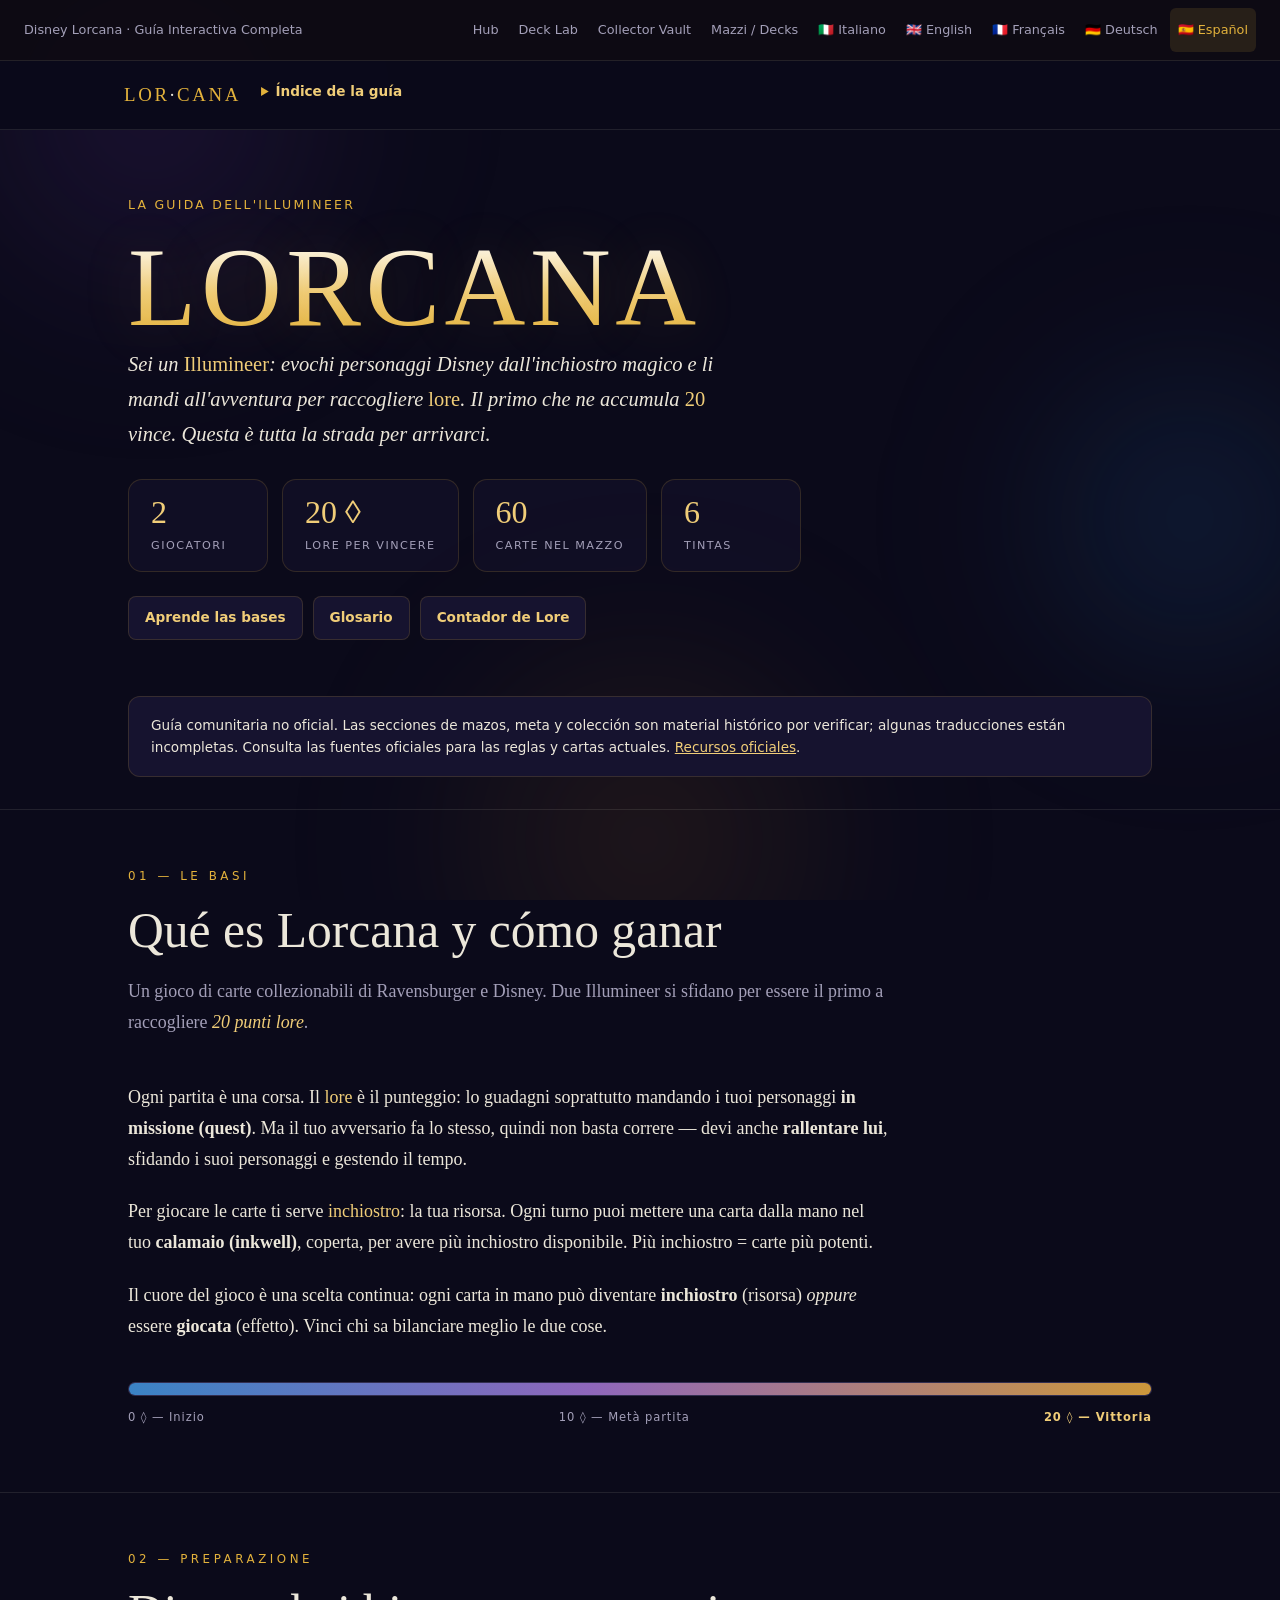
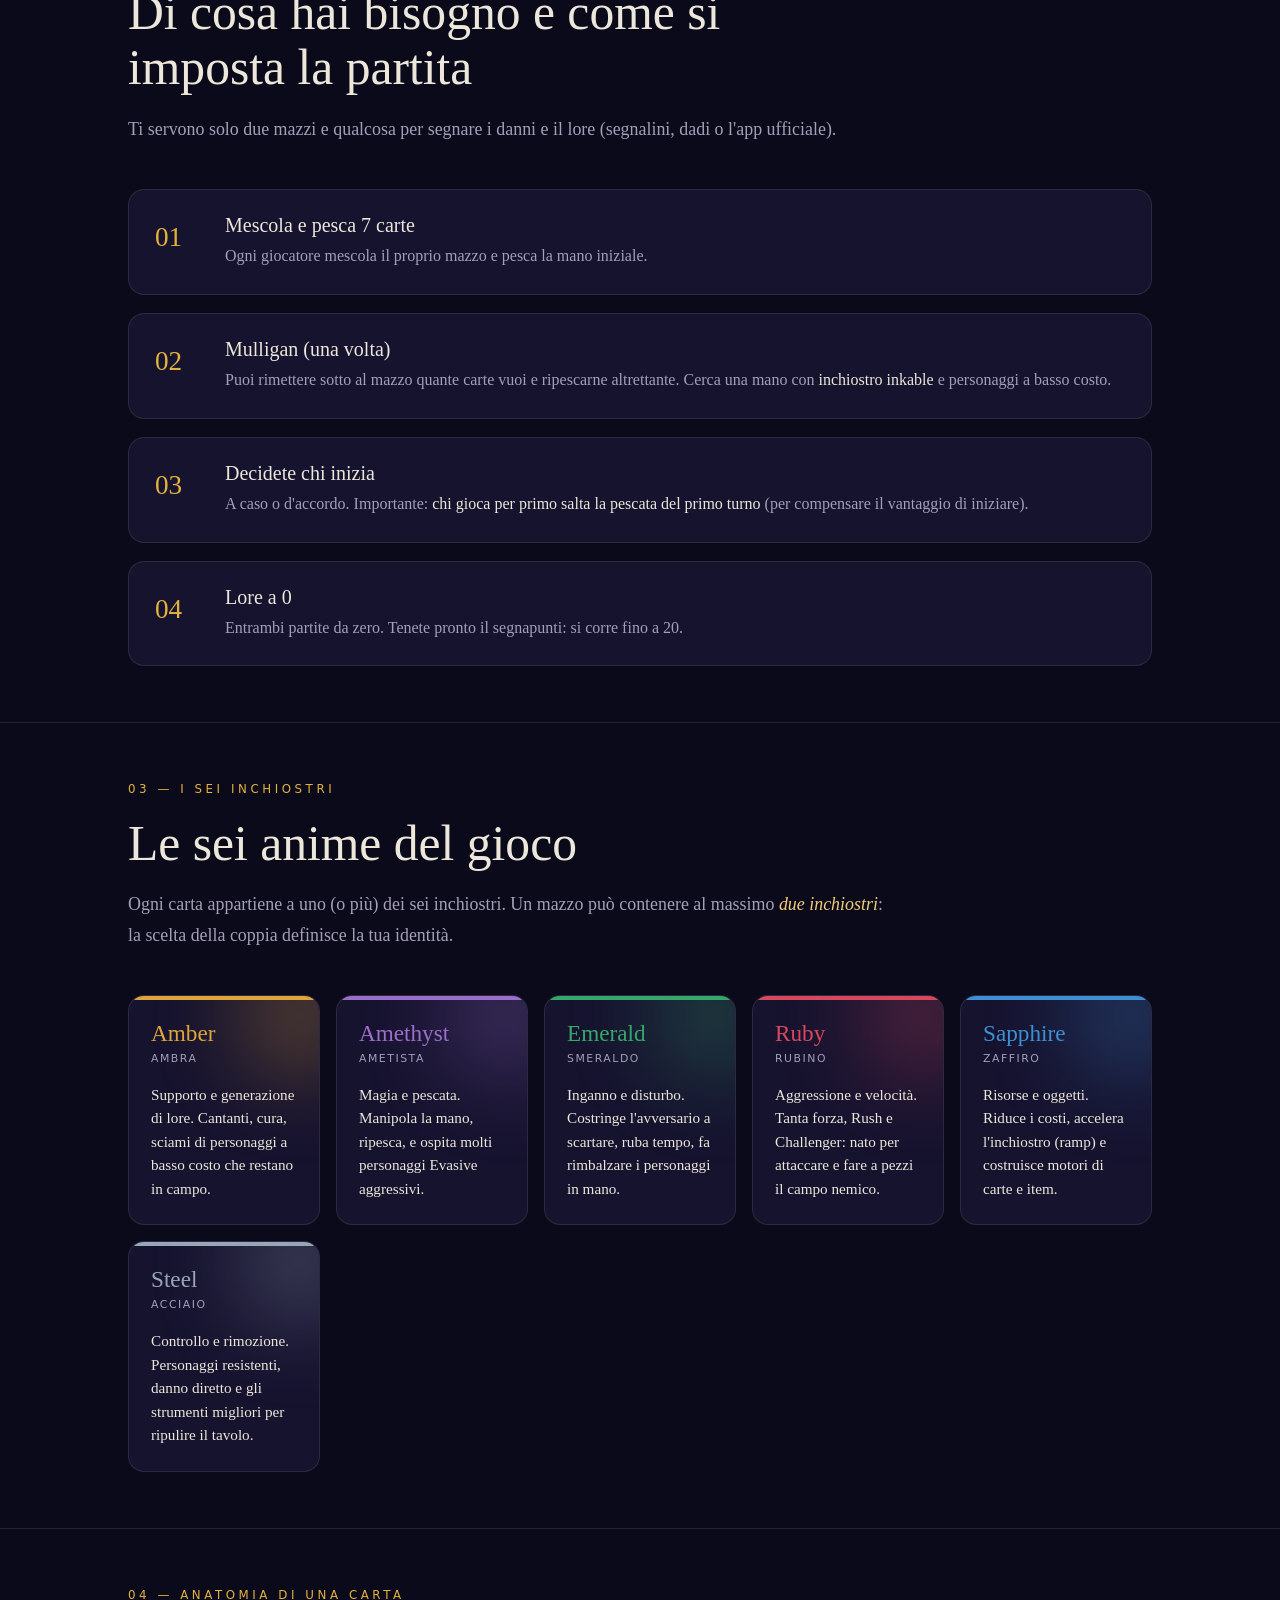
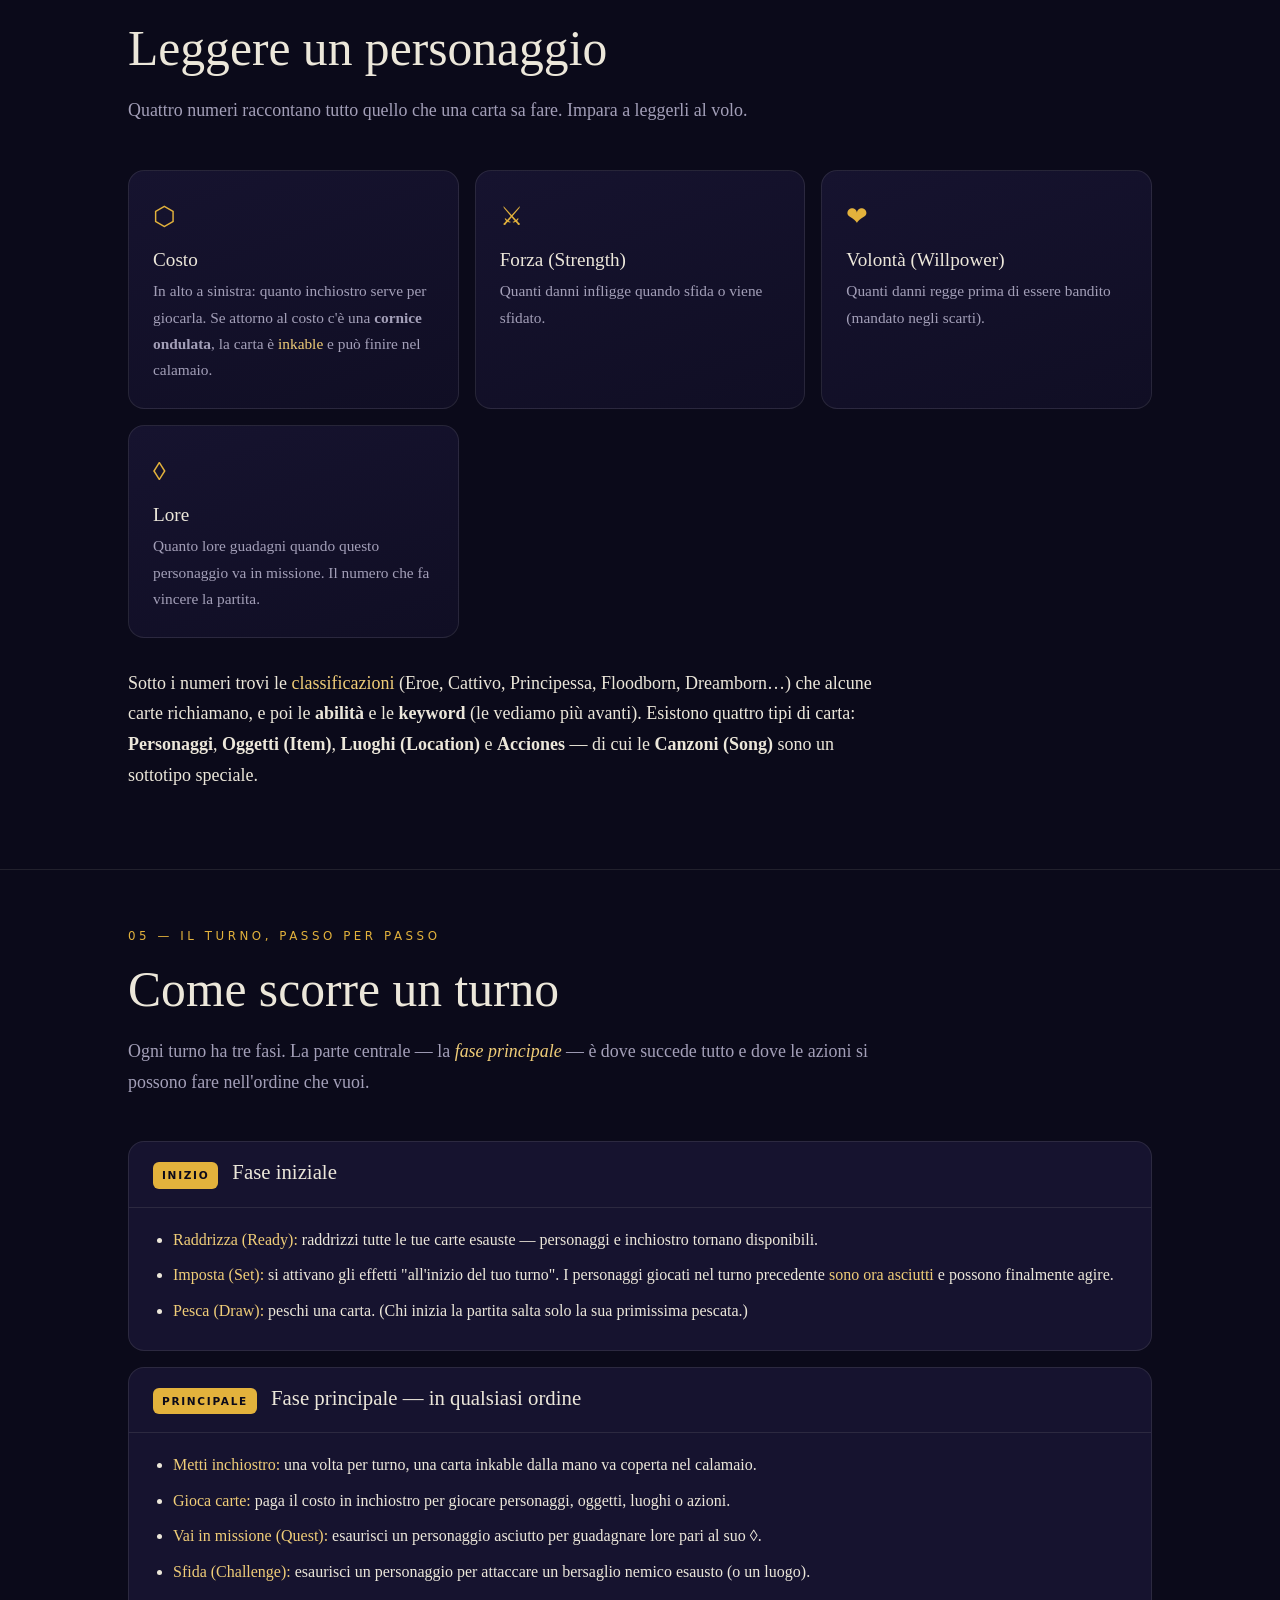
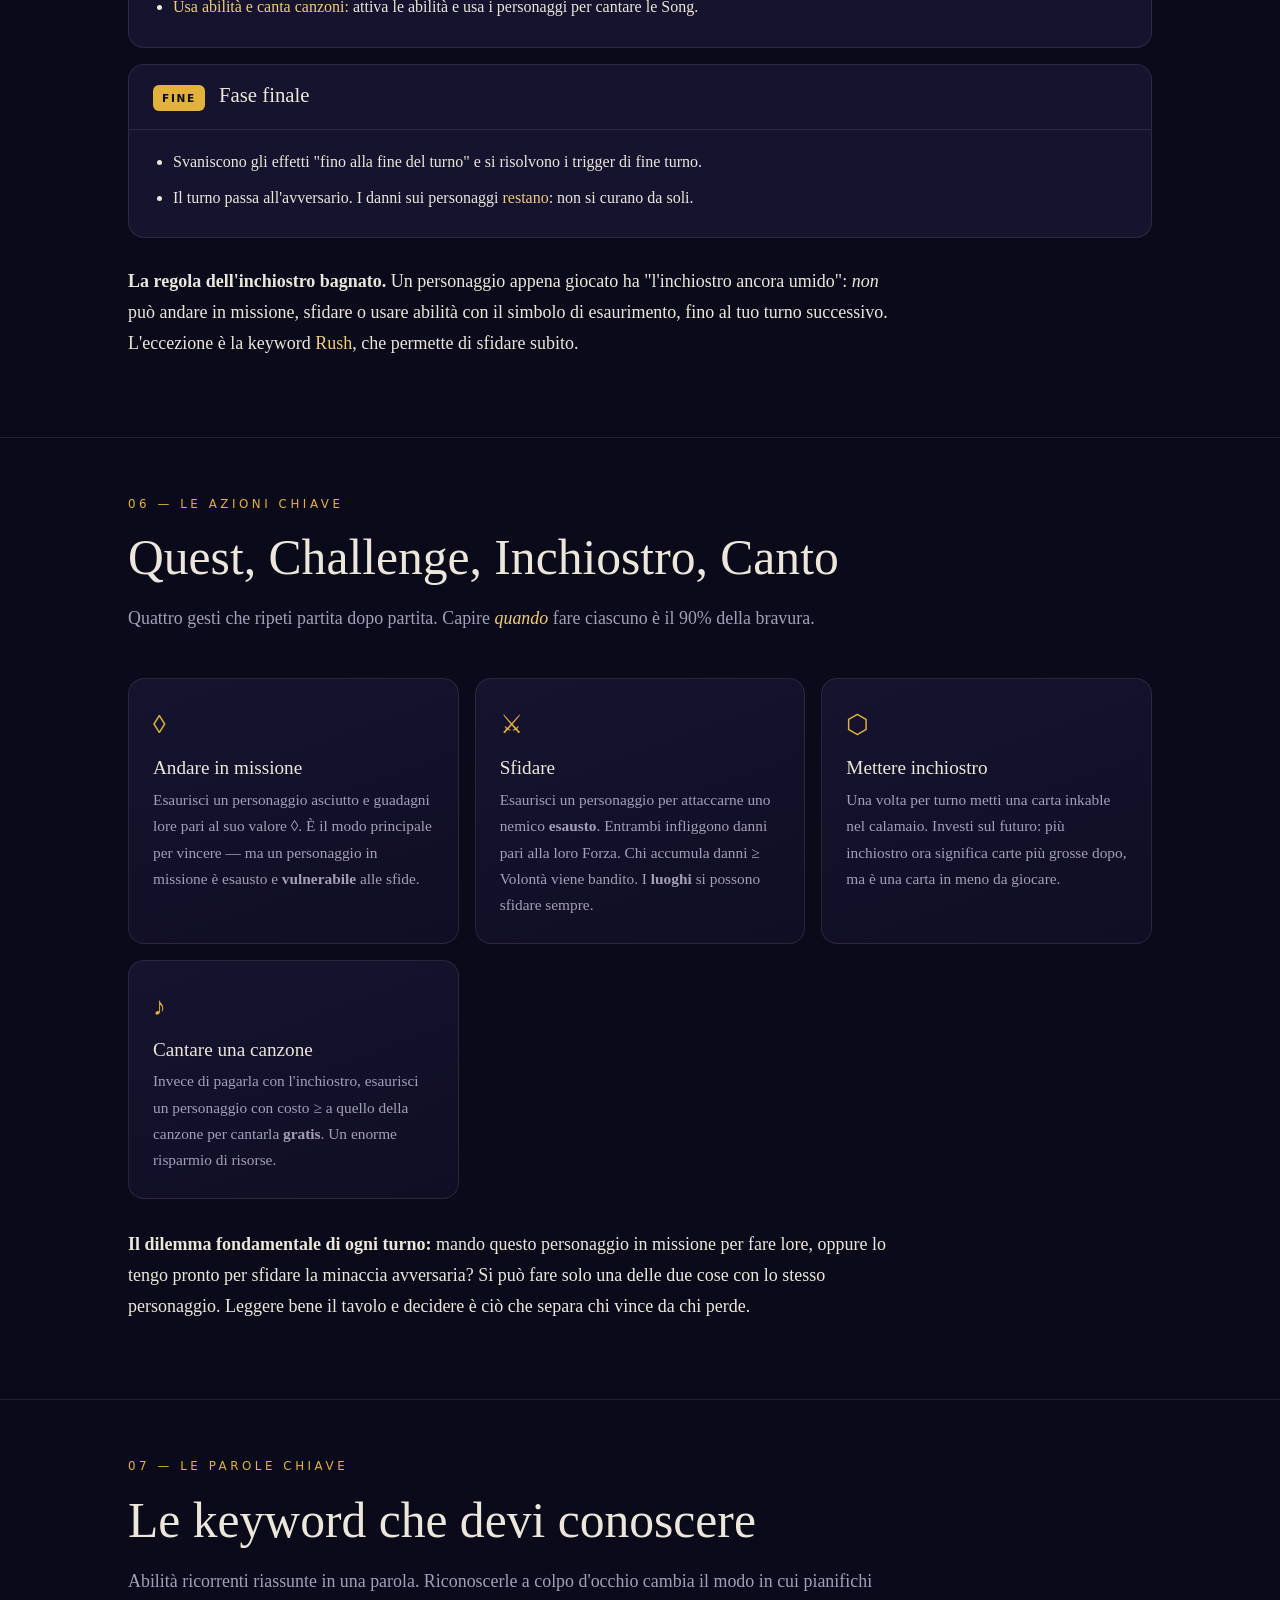
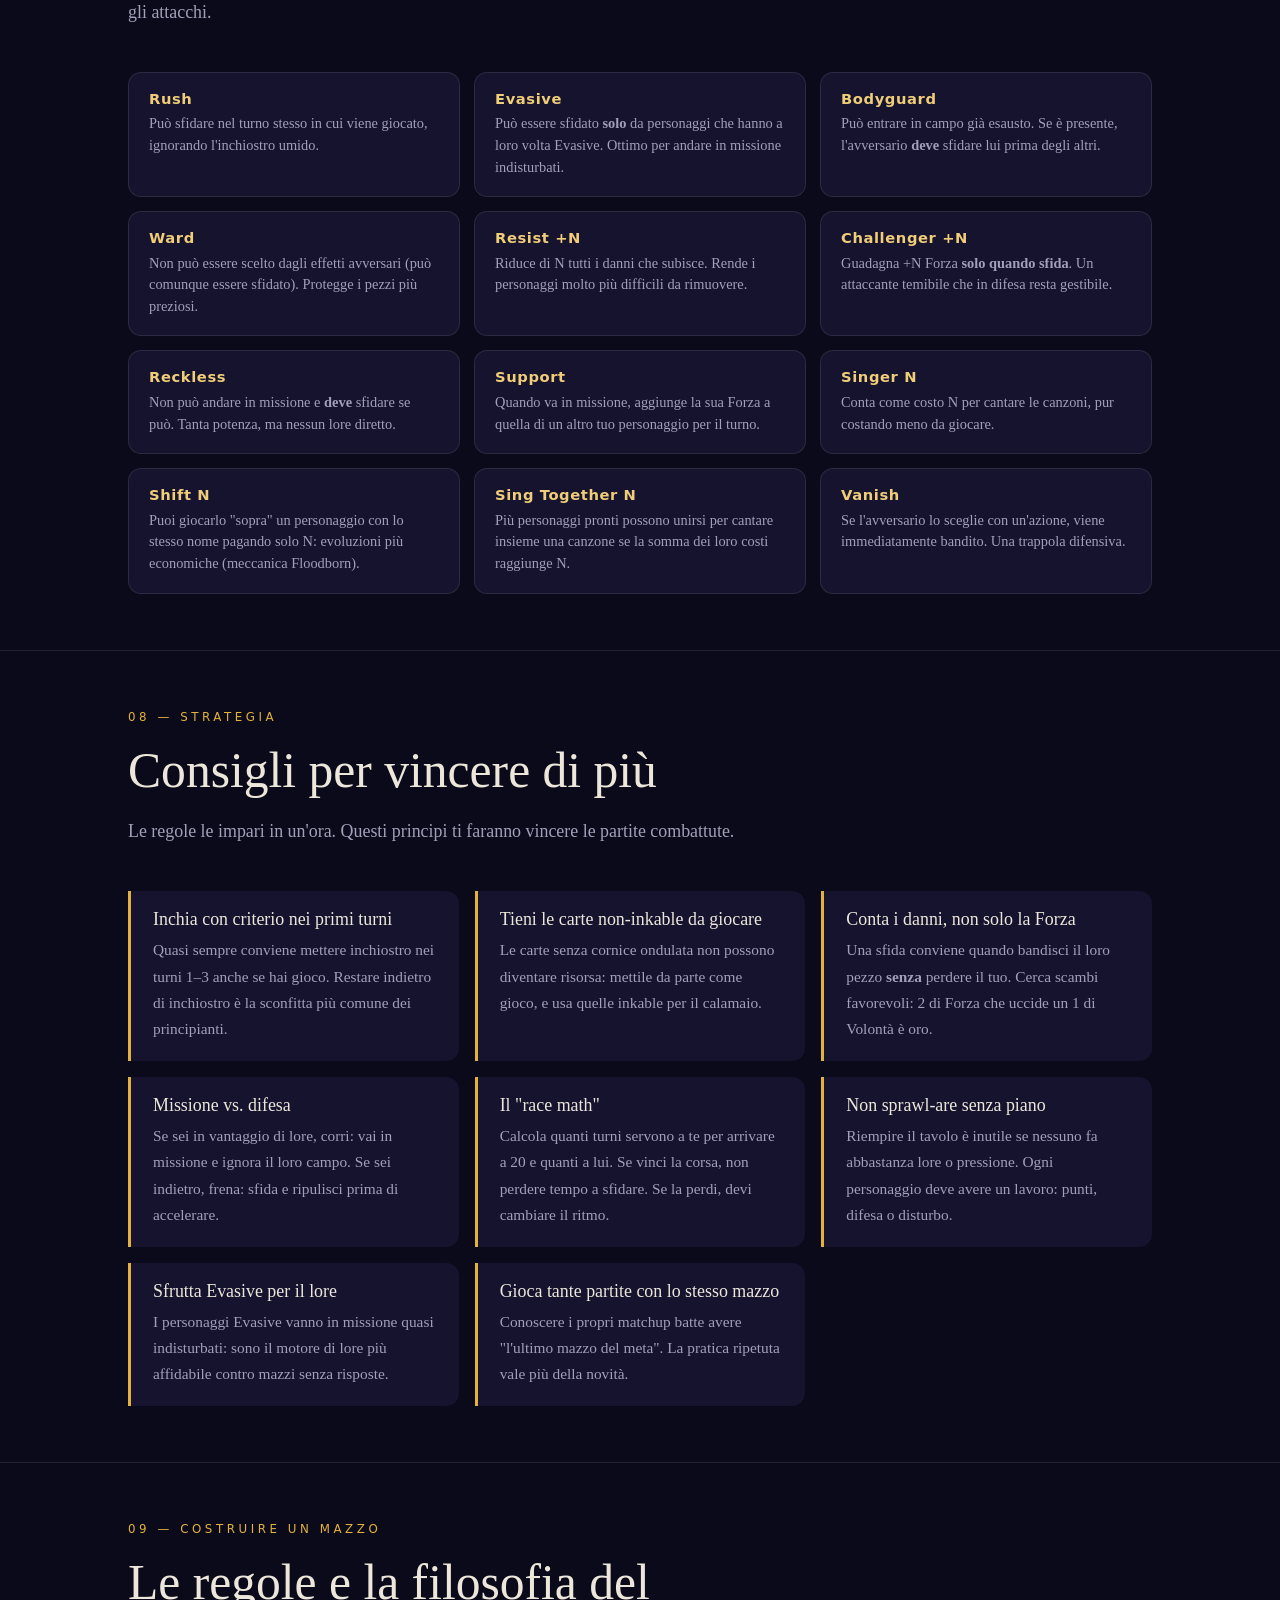
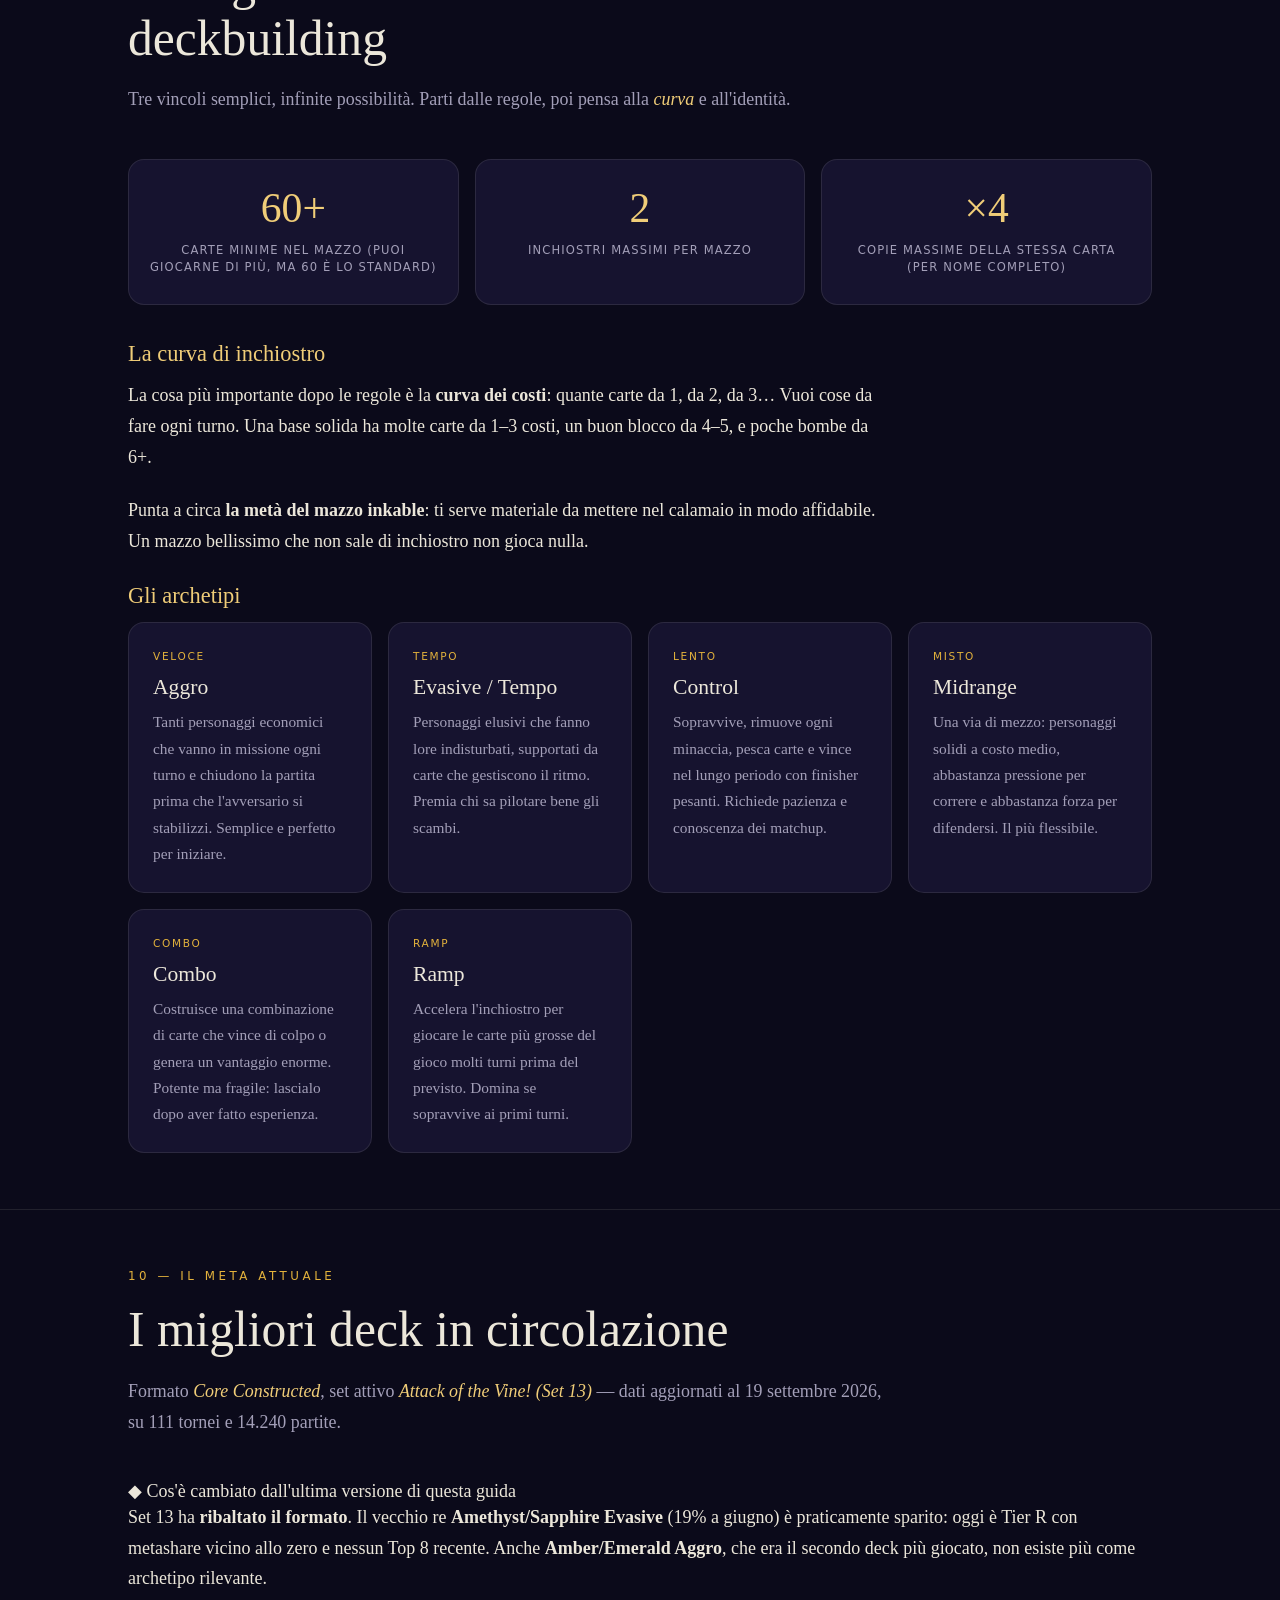
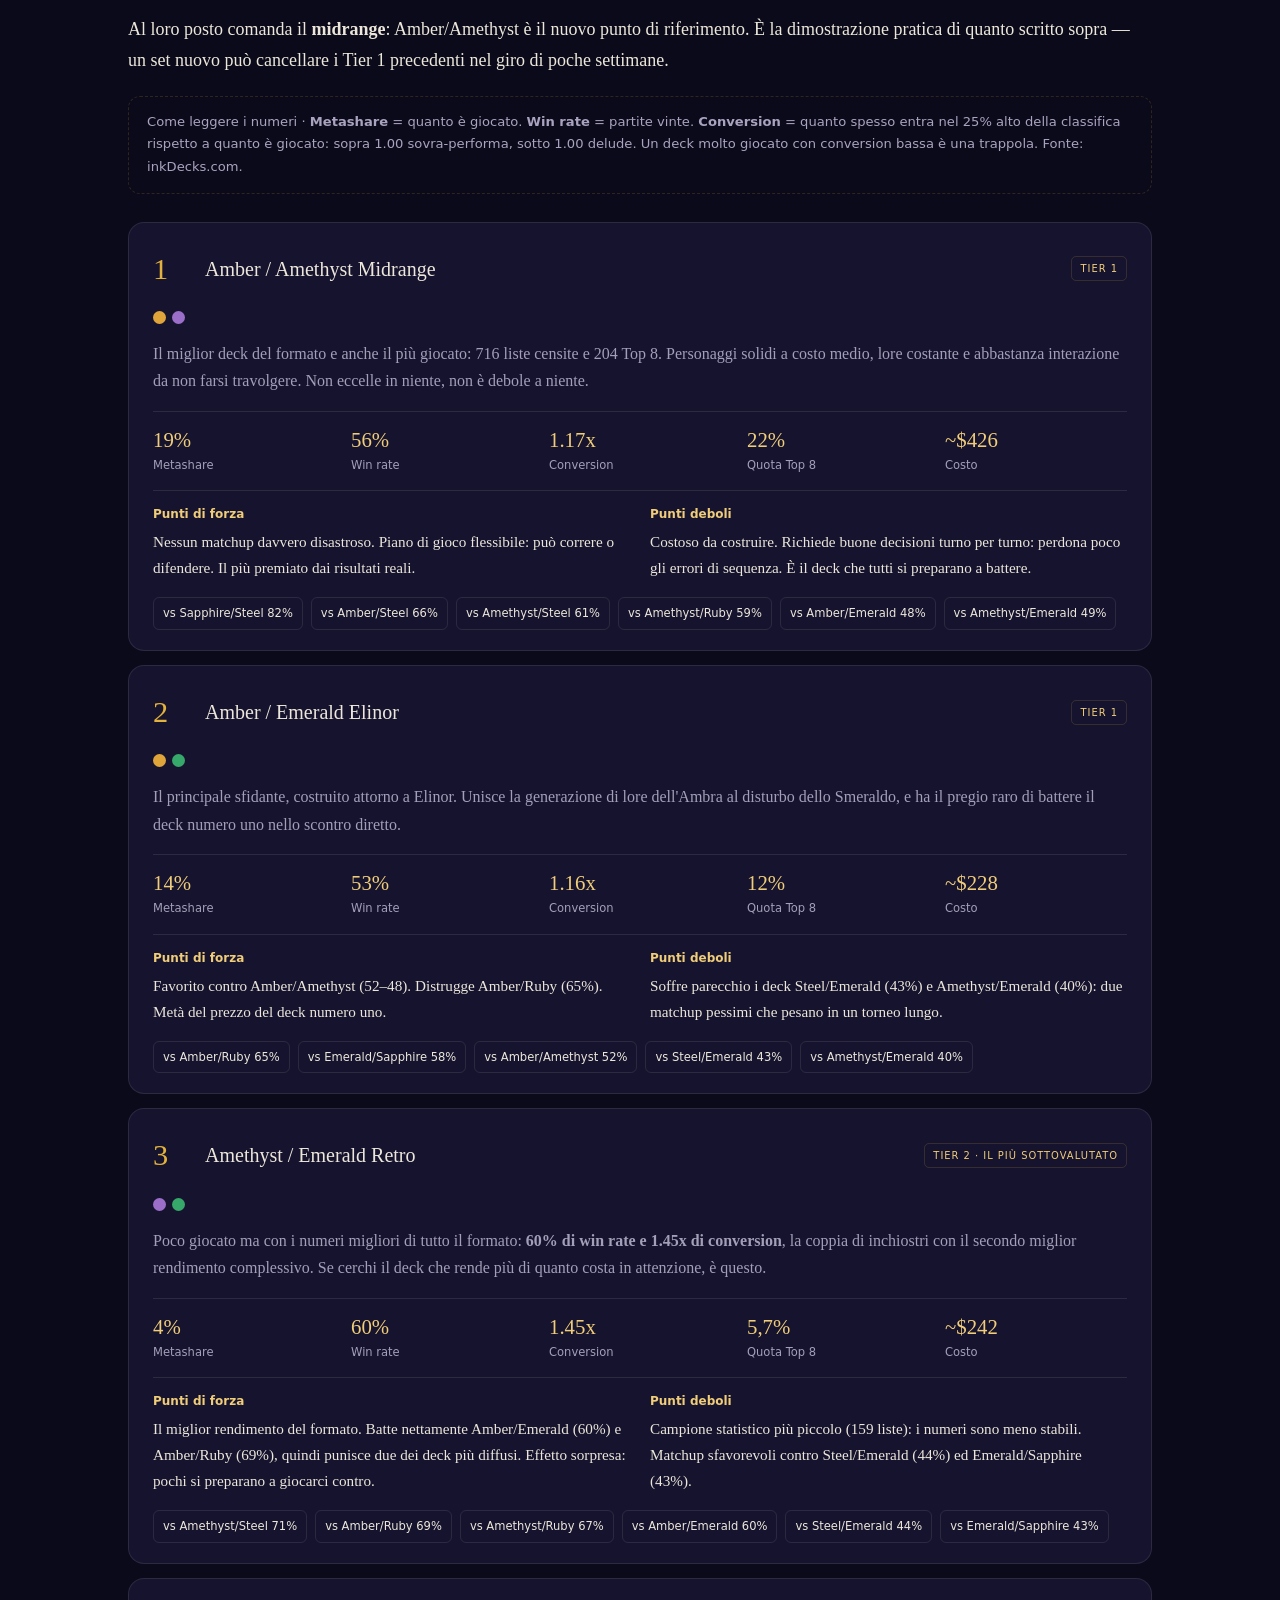
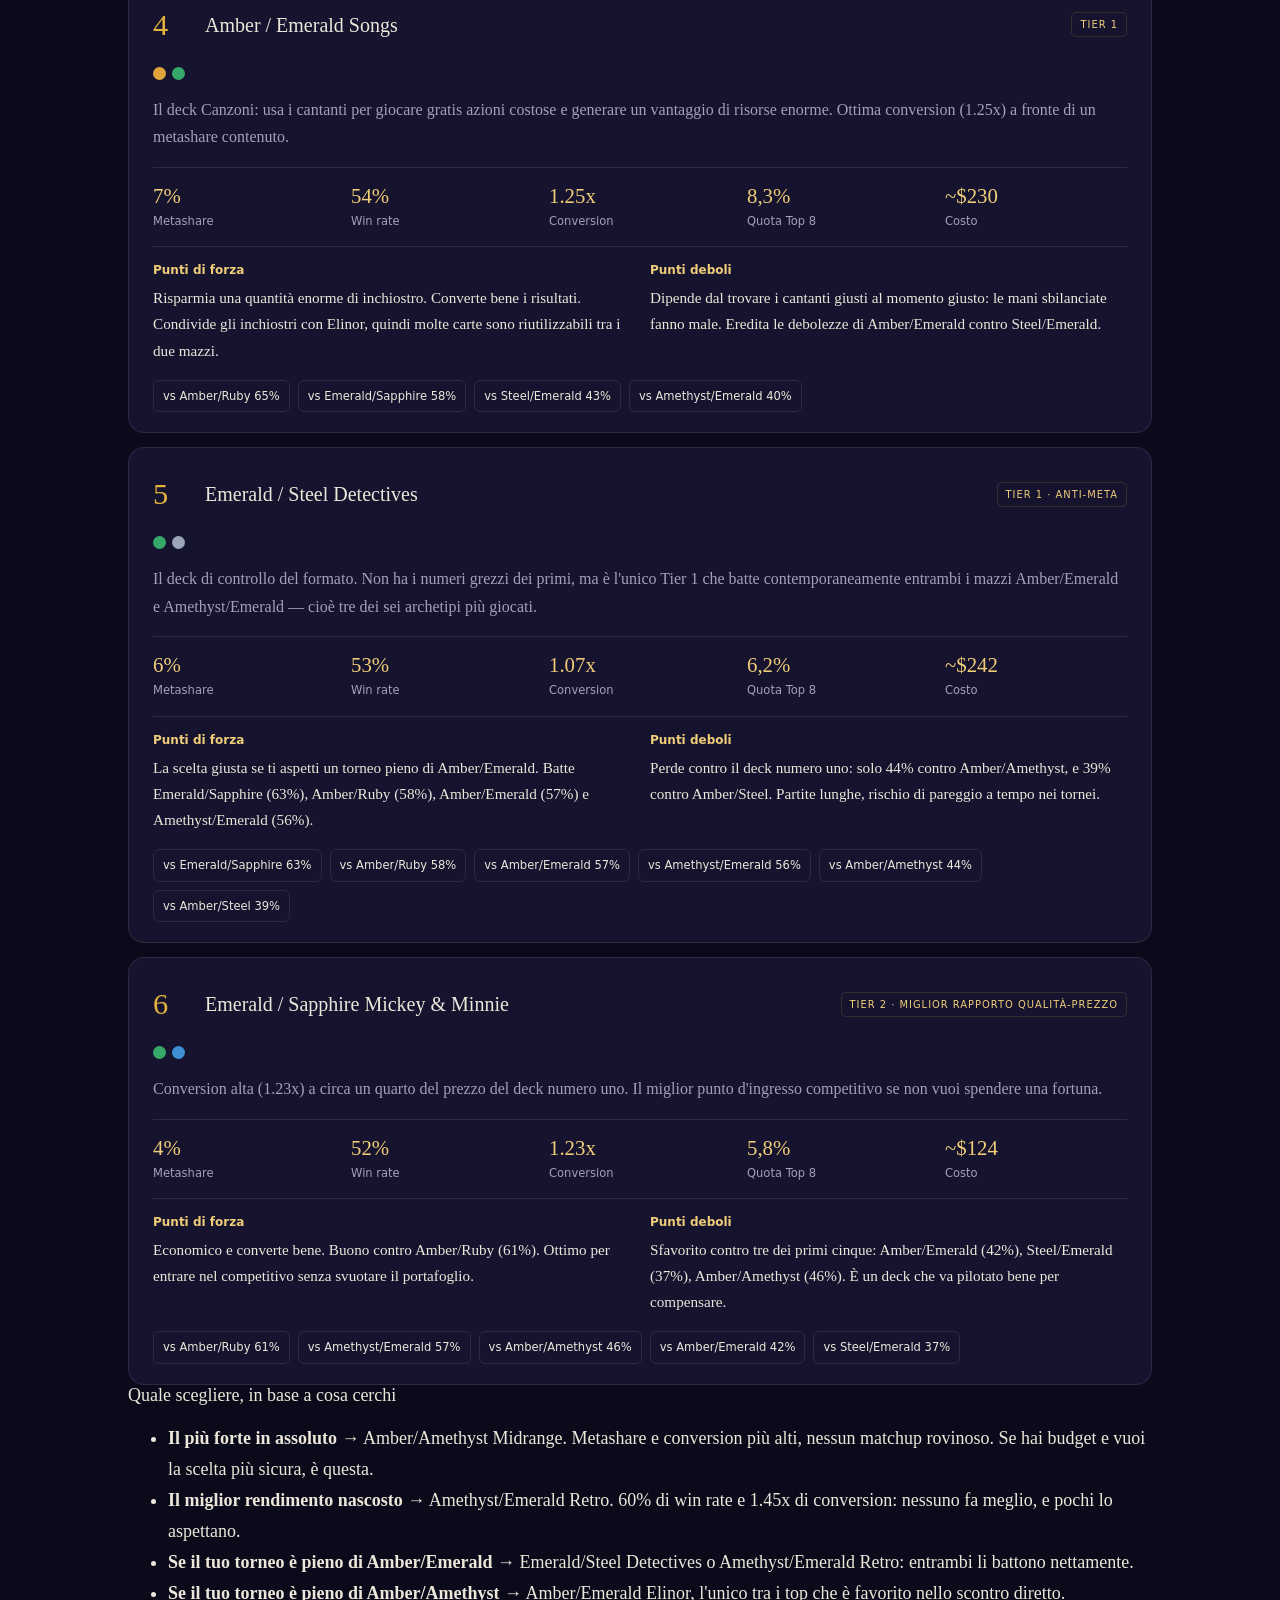
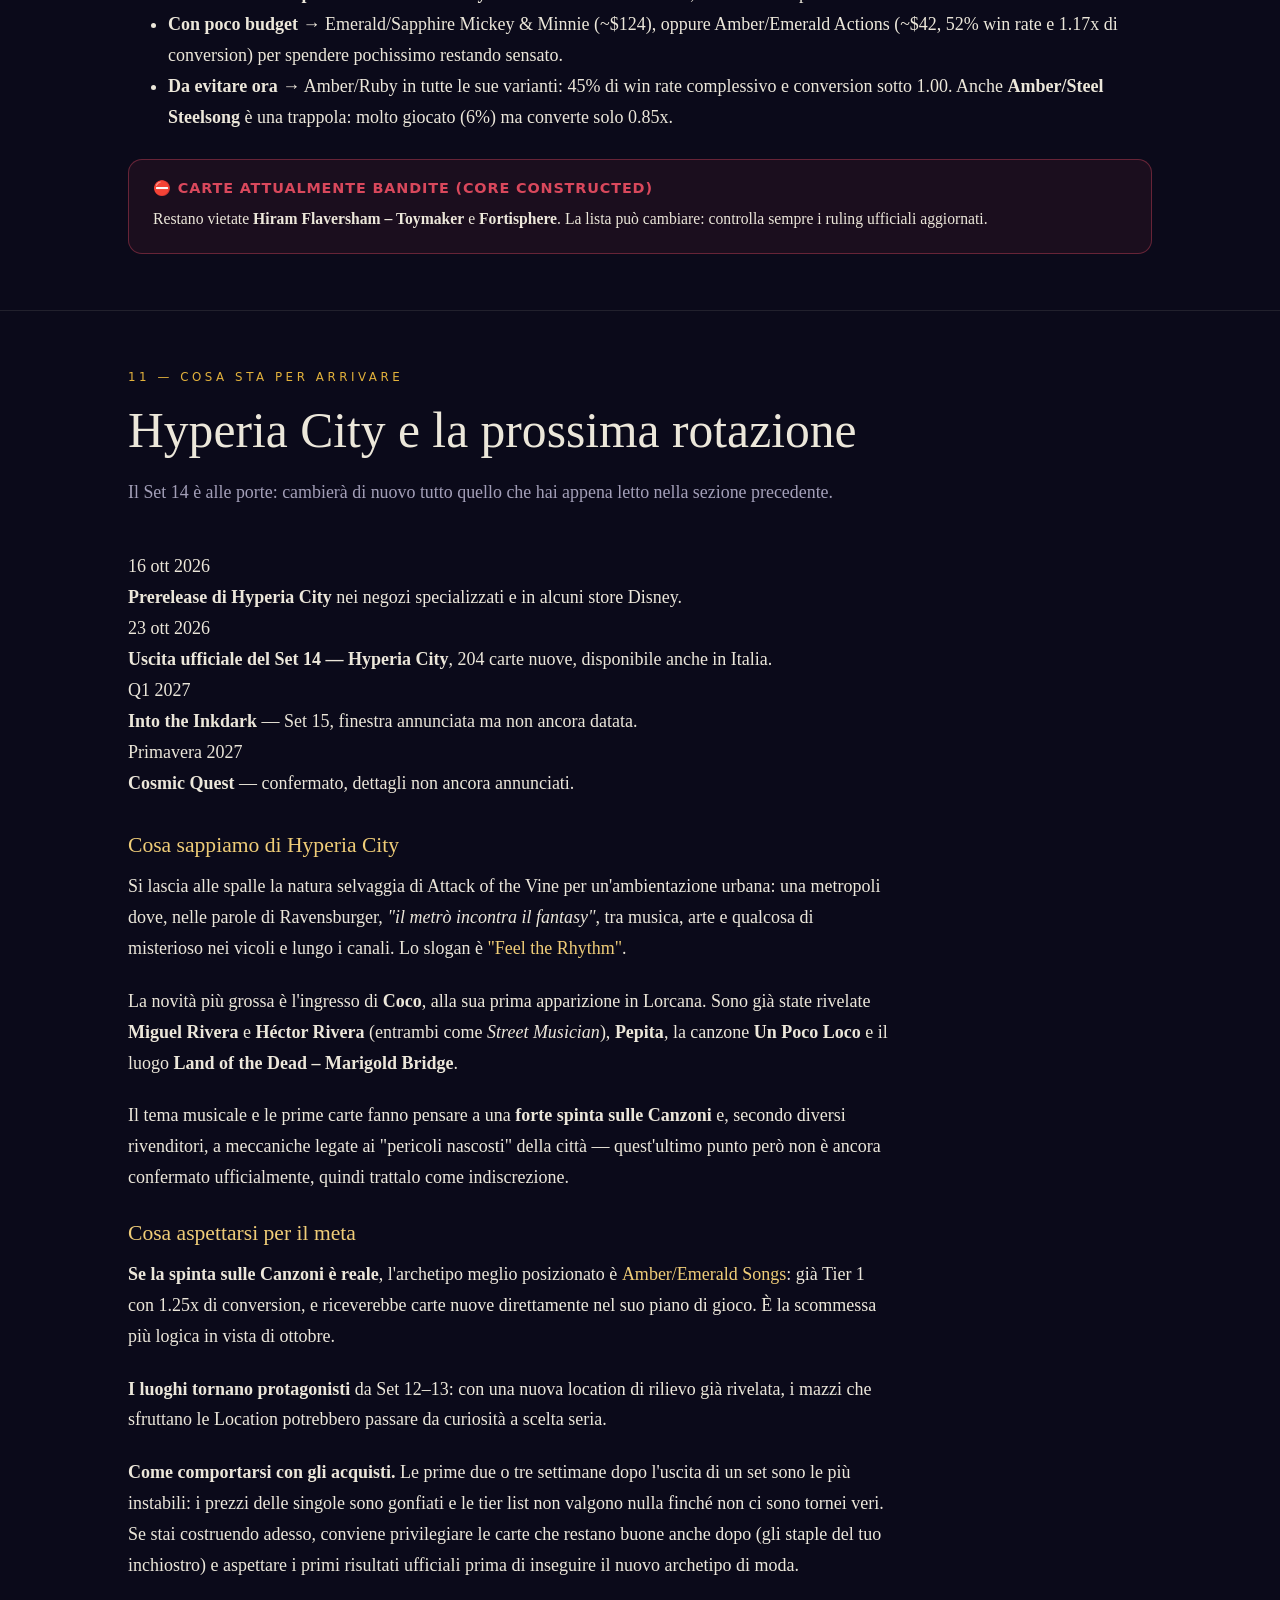
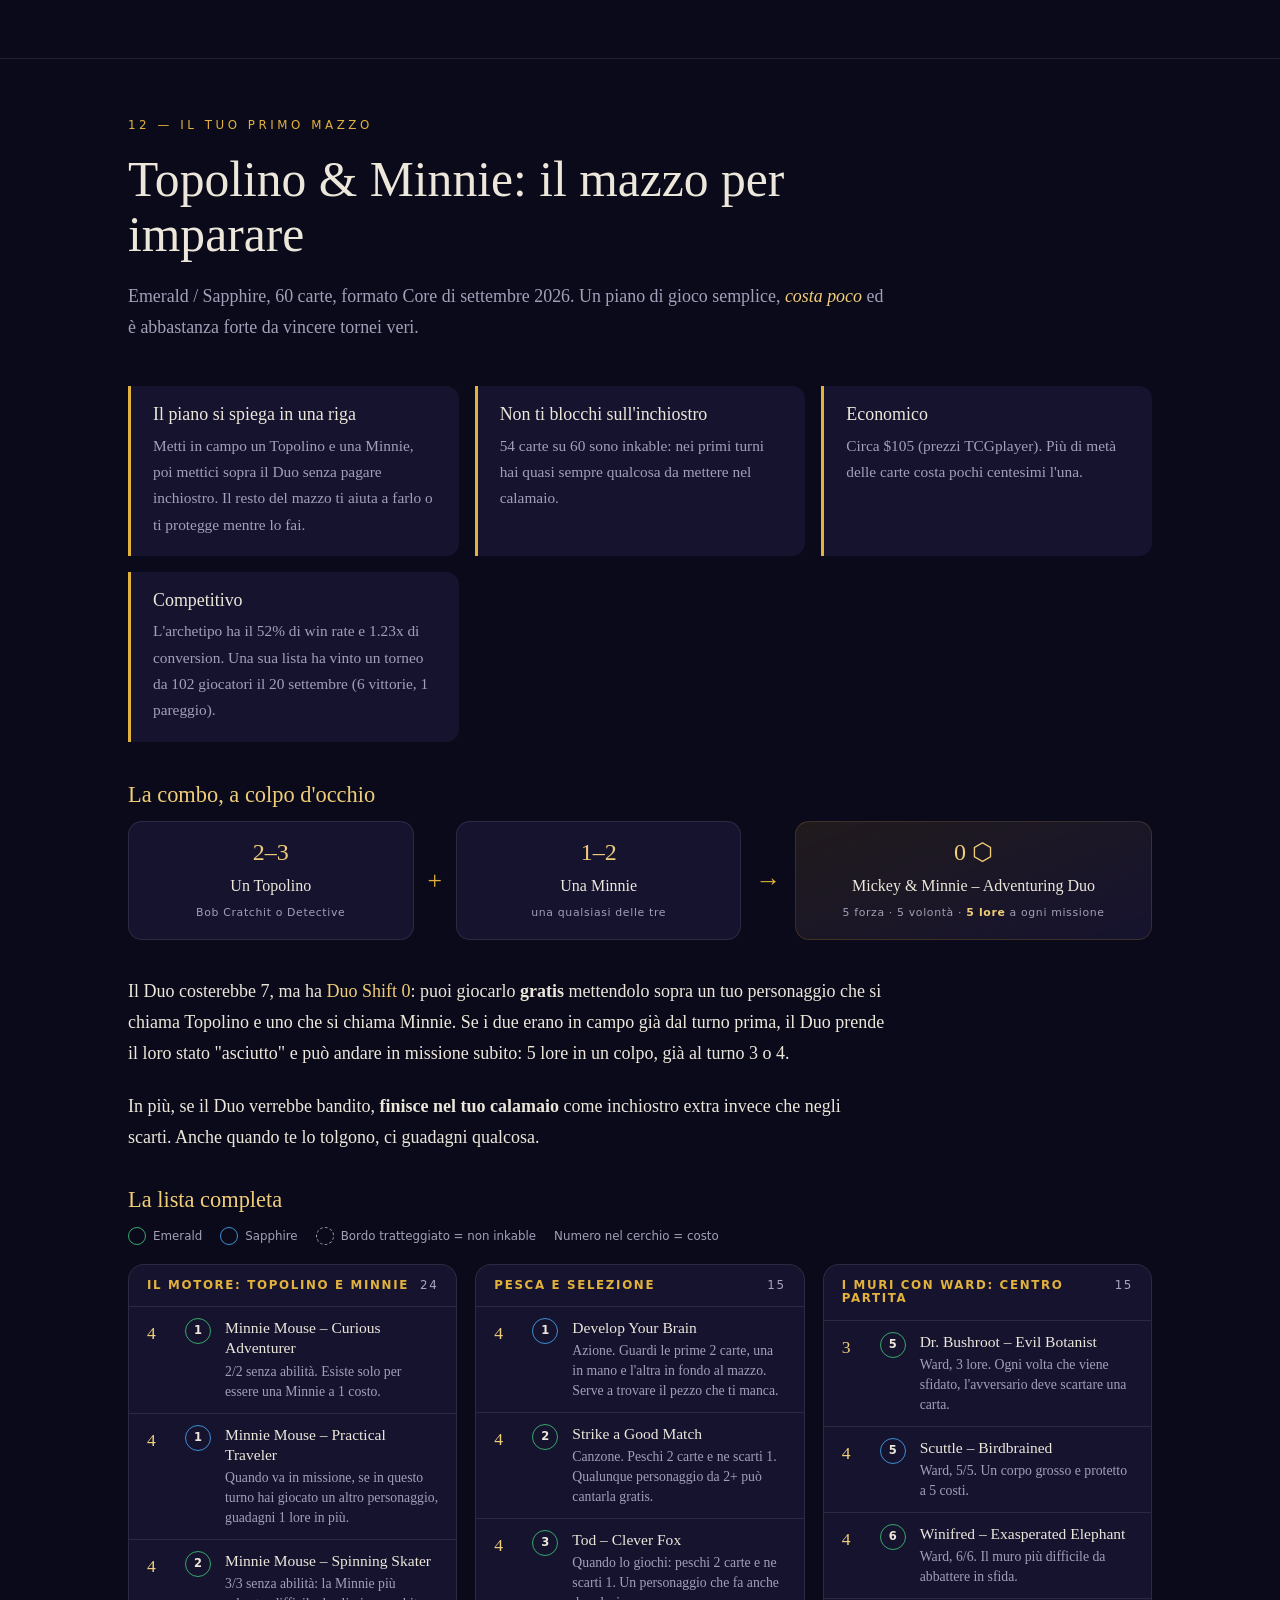
<file: guide/lorcana-guide-es.html>
<!DOCTYPE html>
<html lang="es">
<head>
<meta charset="UTF-8">
<meta name="viewport" content="width=device-width, initial-scale=1.0">
<meta name="description" content="Herramientas de mesa: contador de Lore y probabilidades con un modelo hipergeométrico.">
<title>Disney Lorcana · Guía Interactiva Completa: Reglas, Estrategias y Meta</title>
<style>
  :root{
    --ink-night:#0B0A1A;
    --ink-deep:#100E24;
    --surface:#16132F;
    --surface-2:#1D1940;
    --line:rgba(227,178,60,.16);
    --line-soft:rgba(236,231,218,.10);
    --parch:#ECE7DA;
    --muted:#A39FB8;
    --muted-2:#736E8C;
    --gold:#E3B23C;
    --gold-soft:#f0cd78;

    --amber:#E0A53A;
    --amethyst:#9B6FC9;
    --emerald:#36A86A;
    --ruby:#D9485C;
    --sapphire:#3E8FD4;
    --steel:#9AA6B8;

    --display:"Marcellus", serif;
    --body:"Spectral", Georgia, serif;
    --ui:"Inter", system-ui, sans-serif;

    --maxw:1080px;
  }

  *{box-sizing:border-box;}
  html{scroll-behavior:smooth;}
  body{
    margin:0;
    background:var(--ink-night);
    color:var(--parch);
    font-family:var(--body);
    font-weight:300;
    font-size:18px;
    line-height:1.72;
    -webkit-font-smoothing:antialiased;
    overflow-x:hidden;
  }
  a{color:inherit;}
  h1,h2,h3,h4{font-family:var(--display);font-weight:400;line-height:1.12;margin:0;}
  p{margin:0 0 1.1em;}

  /* ---------- ambient ink ---------- */
  .ambient{position:fixed;inset:0;z-index:0;pointer-events:none;overflow:hidden;}
  .blob{position:absolute;border-radius:50%;filter:blur(80px);opacity:.32;mix-blend-mode:screen;}
  .blob.b1{width:540px;height:540px;top:-160px;left:-120px;background:radial-gradient(circle,#5a2f8f,transparent 68%);animation:drift1 26s ease-in-out infinite;}
  .blob.b2{width:460px;height:460px;top:32%;right:-140px;background:radial-gradient(circle,#1c5fa0,transparent 68%);animation:drift2 32s ease-in-out infinite;}
  .blob.b3{width:520px;height:520px;bottom:-200px;left:30%;background:radial-gradient(circle,#7a4d1c,transparent 70%);animation:drift1 38s ease-in-out infinite reverse;}
  @keyframes drift1{0%,100%{transform:translate(0,0) scale(1);}50%{transform:translate(60px,-40px) scale(1.12);}}
  @keyframes drift2{0%,100%{transform:translate(0,0) scale(1);}50%{transform:translate(-50px,50px) scale(1.08);}}

  .wrap{position:relative;z-index:1;}
  .container{max-width:var(--maxw);margin:0 auto;padding:0 28px;}

  /* ---------- nav ---------- */
  nav{
    position:sticky;top:0;z-index:50;
    background:rgba(11,10,26,.78);
    backdrop-filter:blur(14px);
    border-bottom:1px solid var(--line-soft);
  }
  .nav-inner{max-width:var(--maxw);margin:0 auto;padding:13px 28px;display:flex;align-items:center;gap:22px;}
  .brand{font-family:var(--display);font-size:1.18rem;letter-spacing:.14em;color:var(--gold);text-decoration:none;white-space:nowrap;}
  .brand span{color:var(--parch);}
  .nav-links{display:flex;gap:4px;margin-left:auto;flex-wrap:wrap;}
  .nav-links a{
    font-family:var(--ui);font-size:.74rem;letter-spacing:.06em;text-transform:uppercase;
    color:var(--muted);text-decoration:none;padding:7px 11px;border-radius:7px;transition:.2s;white-space:nowrap;
  }
  .nav-links a:hover{color:var(--parch);background:rgba(236,231,218,.06);}
  .nav-links a.active{color:var(--gold);}

  /* ---------- hero ---------- */
  .hero{position:relative;min-height:90vh;display:flex;flex-direction:column;justify-content:center;padding:120px 0 80px;}
  .hero .eyebrow{font-family:var(--ui);font-size:.78rem;letter-spacing:.42em;text-transform:uppercase;color:var(--gold);margin-bottom:26px;}
  .hero h1{font-size:clamp(3.6rem,13vw,9rem);letter-spacing:.04em;line-height:.92;margin-bottom:8px;
    background:linear-gradient(180deg,#fff 0%,var(--gold-soft) 55%,var(--gold) 100%);
    -webkit-background-clip:text;background-clip:text;color:transparent;
    text-shadow:0 0 60px rgba(227,178,60,.18);}
  .hero .lede{max-width:620px;font-size:1.28rem;font-weight:300;color:var(--parch);font-style:italic;margin-bottom:42px;}
  .hero .lede b{font-style:normal;font-weight:500;color:var(--gold-soft);}

  .facts{display:flex;gap:14px;flex-wrap:wrap;}
  .fact{
    border:1px solid var(--line);border-radius:14px;padding:16px 22px;background:rgba(22,19,47,.5);
    min-width:140px;
  }
  .fact .n{font-family:var(--display);font-size:2rem;color:var(--gold-soft);line-height:1;}
  .fact .l{font-family:var(--ui);font-size:.7rem;letter-spacing:.13em;text-transform:uppercase;color:var(--muted);margin-top:8px;}
  .scrollcue{margin-top:56px;font-family:var(--ui);font-size:.72rem;letter-spacing:.22em;text-transform:uppercase;color:var(--muted-2);display:flex;align-items:center;gap:12px;}
  .scrollcue::before{content:"";width:34px;height:1px;background:var(--muted-2);}

  /* ---------- sections ---------- */
  .section{padding:84px 0;border-top:1px solid var(--line-soft);}
  .sec-head{margin-bottom:44px;max-width:760px;}
  .sec-num{font-family:var(--ui);font-size:.74rem;letter-spacing:.3em;color:var(--gold);text-transform:uppercase;display:block;margin-bottom:16px;}
  .sec-head h2{font-size:clamp(2rem,5vw,3.1rem);margin-bottom:18px;}
  .sec-head p{color:var(--muted);font-size:1.12rem;}
  .lede-q{font-style:italic;color:var(--gold-soft);}

  .prose p{margin-bottom:1.2em;}
  .prose strong{color:var(--parch);font-weight:600;}
  .term{color:var(--gold-soft);font-weight:500;}

  /* ---------- lore track (signature) ---------- */
  .track{margin:40px 0 8px;}
  .track-bar{position:relative;height:14px;border-radius:20px;background:var(--surface-2);overflow:hidden;border:1px solid var(--line-soft);}
  .track-fill{position:absolute;inset:0;width:100%;background:linear-gradient(90deg,#3E8FD4,#9B6FC9 45%,#E0A53A 100%);opacity:.9;}
  .track-marks{display:flex;justify-content:space-between;margin-top:12px;font-family:var(--ui);font-size:.72rem;color:var(--muted);letter-spacing:.08em;}
  .track-marks span:last-child{color:var(--gold-soft);font-weight:600;}

  /* ---------- ink grid ---------- */
  .ink-grid{display:grid;grid-template-columns:repeat(auto-fit,minmax(160px,1fr));gap:16px;}
  .ink-card{border-radius:16px;padding:24px 22px;background:var(--surface);border:1px solid var(--line-soft);position:relative;overflow:hidden;transition:transform .25s,border-color .25s;}
  .ink-card:hover{transform:translateY(-4px);}
  .ink-card::before{content:"";position:absolute;top:0;left:0;right:0;height:4px;background:var(--c);}
  .ink-card .glow{position:absolute;top:-40px;right:-40px;width:120px;height:120px;border-radius:50%;background:var(--c);filter:blur(46px);opacity:.34;}
  .ink-card h3{font-size:1.45rem;color:var(--c);margin-bottom:4px;position:relative;}
  .ink-card .it{font-family:var(--ui);font-size:.68rem;letter-spacing:.14em;text-transform:uppercase;color:var(--muted);margin-bottom:14px;}
  .ink-card p{font-size:.95rem;color:var(--parch);margin:0;position:relative;line-height:1.55;}

  /* ---------- steps ---------- */
  .steps{counter-reset:step;display:grid;gap:18px;}
  .step{display:grid;grid-template-columns:auto 1fr;gap:22px;align-items:start;border:1px solid var(--line-soft);border-radius:16px;padding:24px 26px;background:var(--surface);}
  .step::before{counter-increment:step;content:counter(step,decimal-leading-zero);font-family:var(--display);font-size:1.7rem;color:var(--gold);min-width:48px;}
  .step h4{font-size:1.25rem;margin-bottom:6px;}
  .step p{margin:0;color:var(--muted);font-size:1rem;}
  .step p b{color:var(--parch);font-weight:500;}

  /* ---------- phase blocks ---------- */
  .phases{display:grid;gap:16px;}
  .phase{border:1px solid var(--line-soft);border-radius:16px;background:var(--surface);overflow:hidden;}
  .phase-top{padding:18px 24px;display:flex;align-items:baseline;gap:14px;border-bottom:1px solid var(--line-soft);}
  .phase-top .tag{font-family:var(--ui);font-size:.66rem;letter-spacing:.16em;text-transform:uppercase;color:var(--ink-night);background:var(--gold);padding:4px 9px;border-radius:6px;font-weight:600;}
  .phase-top h4{font-size:1.3rem;}
  .phase-body{padding:18px 24px;}
  .phase-body ul{margin:0;padding-left:20px;}
  .phase-body li{margin-bottom:8px;color:var(--parch);font-size:1rem;}
  .phase-body li b{color:var(--gold-soft);font-weight:500;}

  /* ---------- action cards ---------- */
  .actions{display:grid;grid-template-columns:repeat(auto-fit,minmax(240px,1fr));gap:16px;}
  .act{border:1px solid var(--line-soft);border-radius:16px;padding:24px;background:linear-gradient(160deg,var(--surface),var(--ink-deep));}
  .act .sym{font-family:var(--display);font-size:1.6rem;color:var(--gold);margin-bottom:10px;}
  .act h4{font-size:1.2rem;margin-bottom:8px;}
  .act p{margin:0;font-size:.96rem;color:var(--muted);}

  /* ---------- keyword grid ---------- */
  .kw-grid{display:grid;grid-template-columns:repeat(auto-fill,minmax(248px,1fr));gap:14px;}
  .kw{border:1px solid var(--line-soft);border-radius:13px;padding:18px 20px;background:var(--surface);transition:border-color .2s;}
  .kw:hover{border-color:var(--line);}
  .kw h4{font-family:var(--ui);font-weight:600;font-size:.92rem;letter-spacing:.04em;color:var(--gold-soft);margin-bottom:6px;}
  .kw p{margin:0;font-size:.9rem;color:var(--muted);line-height:1.5;}

  /* ---------- tip cards ---------- */
  .tips{display:grid;grid-template-columns:repeat(auto-fit,minmax(260px,1fr));gap:16px;}
  .tip{border-left:3px solid var(--gold);border-radius:0 13px 13px 0;padding:18px 22px;background:var(--surface);}
  .tip h4{font-size:1.12rem;margin-bottom:8px;}
  .tip p{margin:0;color:var(--muted);font-size:.96rem;}

  /* ---------- archetypes ---------- */
  .arch{display:grid;grid-template-columns:repeat(auto-fit,minmax(230px,1fr));gap:16px;}
  .arch-card{border:1px solid var(--line-soft);border-radius:16px;padding:24px;background:var(--surface);}
  .arch-card .lab{font-family:var(--ui);font-size:.66rem;letter-spacing:.16em;text-transform:uppercase;color:var(--gold);margin-bottom:10px;}
  .arch-card h4{font-size:1.35rem;margin-bottom:10px;}
  .arch-card p{margin:0;font-size:.96rem;color:var(--muted);}

  /* ---------- meta table ---------- */
  .meta-note{font-family:var(--ui);font-size:.82rem;color:var(--muted-2);border:1px dashed var(--line);border-radius:12px;padding:14px 18px;margin-bottom:28px;}
  .meta-list{display:grid;gap:14px;}
  .deck{
    display:grid;grid-template-columns:auto 1fr auto;gap:20px;align-items:center;
    border:1px solid var(--line-soft);border-radius:16px;padding:20px 24px;background:var(--surface);
  }
  .deck .rank{font-family:var(--display);font-size:1.9rem;color:var(--gold);min-width:40px;}
  .deck .body h4{font-size:1.22rem;margin-bottom:4px;}
  .deck .body .inks{display:flex;gap:6px;margin:8px 0 10px;}
  .pip{width:13px;height:13px;border-radius:50%;display:inline-block;}
  .deck .body p{margin:0;font-size:.95rem;color:var(--muted);}
  .deck .share{text-align:right;min-width:96px;}
  .deck .share .big{font-family:var(--display);font-size:1.7rem;color:var(--gold-soft);line-height:1;}
  .deck .share .sm{font-family:var(--ui);font-size:.64rem;letter-spacing:.1em;text-transform:uppercase;color:var(--muted);margin-top:6px;}
  .sharebar{height:6px;border-radius:6px;background:var(--surface-2);margin-top:10px;overflow:hidden;}
  .sharebar i{display:block;height:100%;background:linear-gradient(90deg,var(--gold),var(--gold-soft));}
  .tierflag{font-family:var(--ui);font-size:.62rem;letter-spacing:.1em;text-transform:uppercase;padding:3px 8px;border-radius:5px;border:1px solid var(--line);color:var(--gold-soft);margin-left:8px;}

  .banned{border:1px solid rgba(217,72,92,.4);background:rgba(217,72,92,.08);border-radius:14px;padding:20px 24px;margin-top:26px;}
  .banned h4{color:var(--ruby);font-family:var(--ui);font-weight:600;font-size:.9rem;letter-spacing:.06em;text-transform:uppercase;margin-bottom:10px;}
  .banned p{margin:0;color:var(--parch);font-size:.98rem;}

  /* ---------- deckbuild rules ---------- */
  .rules{display:grid;grid-template-columns:repeat(auto-fit,minmax(190px,1fr));gap:16px;}
  .rule{text-align:center;border:1px solid var(--line-soft);border-radius:16px;padding:28px 20px;background:var(--surface);}
  .rule .n{font-family:var(--display);font-size:2.6rem;color:var(--gold-soft);line-height:1;}
  .rule .t{font-family:var(--ui);font-size:.72rem;letter-spacing:.1em;text-transform:uppercase;color:var(--muted);margin-top:12px;line-height:1.5;}

  /* ---------- closing ---------- */
  .close{padding:96px 0 70px;text-align:center;border-top:1px solid var(--line-soft);}
  .close h2{font-size:clamp(2rem,5vw,3rem);margin-bottom:18px;}
  .close p{max-width:580px;margin:0 auto 8px;color:var(--muted);}
  .sources{margin-top:40px;font-family:var(--ui);font-size:.76rem;color:var(--muted-2);letter-spacing:.04em;}
  footer{padding:40px 0;text-align:center;font-family:var(--ui);font-size:.72rem;color:var(--muted-2);border-top:1px solid var(--line-soft);}

  /* ---------- reveal ---------- */
  .reveal{opacity:0;transform:translateY(22px);transition:opacity .7s ease,transform .7s ease;}
  .reveal.in{opacity:1;transform:none;}

  @media (max-width:640px){
    body{font-size:17px;}
    .nav-links{display:none;}
    .deck{grid-template-columns:auto 1fr;}
    .deck .share{grid-column:1/-1;text-align:left;display:flex;align-items:center;gap:14px;}
    .deck .share .big{font-size:1.4rem;}
    .step{grid-template-columns:1fr;}
    .step::before{font-size:1.4rem;}
  }
  @media (prefers-reduced-motion:reduce){
    *{animation:none!important;}
    html{scroll-behavior:auto;}
    .reveal{opacity:1;transform:none;transition:none;}
  }

  /* ---------- primo mazzo ---------- */
  .combo{display:grid;grid-template-columns:1fr auto 1fr auto 1.25fr;gap:14px;align-items:center;margin:8px 0 36px;}
  .combo .cc{border:1px solid var(--line-soft);border-radius:14px;padding:18px 18px;background:var(--surface);text-align:center;}
  .combo .cc.pay{border-color:var(--line);background:linear-gradient(160deg,rgba(227,178,60,.10),var(--surface));}
  .combo .cc .cst{font-family:var(--display);font-size:1.5rem;color:var(--gold-soft);line-height:1;}
  .combo .cc .nm{font-family:var(--body);font-weight:500;font-size:1rem;margin-top:8px;color:var(--parch);}
  .combo .cc .sb{font-family:var(--ui);font-size:.68rem;letter-spacing:.06em;color:var(--muted);margin-top:6px;line-height:1.45;}
  .combo .op{font-family:var(--display);font-size:1.6rem;color:var(--gold);text-align:center;}
  .dl-wrap{display:grid;grid-template-columns:repeat(auto-fit,minmax(300px,1fr));gap:18px;}
  .dl-group{border:1px solid var(--line-soft);border-radius:16px;background:var(--surface);overflow:hidden;}
  .dl-group h4{font-family:var(--ui);font-weight:600;font-size:.74rem;letter-spacing:.14em;text-transform:uppercase;color:var(--gold);padding:14px 18px;border-bottom:1px solid var(--line-soft);margin:0;display:flex;justify-content:space-between;}
  .dl-group h4 span{color:var(--muted-2);font-weight:500;}
  .dl-row{display:grid;grid-template-columns:28px 30px 1fr;gap:10px;padding:11px 18px;border-bottom:1px solid var(--line-soft);align-items:start;}
  .dl-row:last-child{border-bottom:none;}
  .dl-row .q{font-family:var(--display);font-size:1.1rem;color:var(--gold-soft);}
  .dl-row .c{font-family:var(--ui);font-size:.72rem;font-weight:600;width:26px;height:26px;border-radius:50%;display:flex;align-items:center;justify-content:center;border:1.5px solid var(--ink);color:var(--parch);}
  .dl-row .c.nx{border-style:dashed;}
  .dl-row .t b{display:block;font-weight:500;color:var(--parch);font-size:.97rem;line-height:1.3;}
  .dl-row .t i{font-style:normal;font-size:.86rem;color:var(--muted);line-height:1.45;display:block;margin-top:3px;}
  .legend-mini{font-family:var(--ui);font-size:.74rem;color:var(--muted);display:flex;gap:18px;flex-wrap:wrap;margin:0 0 18px;}
  .legend-mini span{display:inline-flex;align-items:center;gap:7px;}
  .legend-mini .c{width:18px;height:18px;border-radius:50%;border:1.5px solid var(--muted);display:inline-block;}
  .legend-mini .c.nx{border-style:dashed;}
  .curve{display:flex;align-items:flex-end;gap:10px;height:150px;margin:18px 0 8px;padding:0 4px;border-bottom:1px solid var(--line-soft);}
  .curve .bar{flex:1;display:flex;flex-direction:column;align-items:center;justify-content:flex-end;height:100%;}
  .curve .bar i{display:block;width:100%;max-width:56px;border-radius:7px 7px 0 0;background:linear-gradient(180deg,var(--gold-soft),var(--gold));}
  .curve .bar .n{font-family:var(--ui);font-size:.74rem;color:var(--parch);margin-bottom:6px;}
  .curve-l{display:flex;gap:10px;padding:0 4px;}
  .curve-l span{flex:1;text-align:center;font-family:var(--ui);font-size:.7rem;color:var(--muted);}
  @media (max-width:640px){
    .combo{grid-template-columns:1fr;}
    .combo .op{transform:rotate(90deg);}
  }

  /* ---------- glossario ---------- */
  .gloss-group{margin-bottom:40px;}

  /* ---------- Glossario Interattivo ---------- */
  .gloss-search-box {
    margin: 20px 0 30px;
    display: flex;
    gap: 12px;
  }
  .gloss-search-box input {
    flex: 1;
    background: var(--surface);
    border: 1px solid var(--line);
    border-radius: 10px;
    padding: 12px 18px;
    color: var(--parch);
    font-size: 1rem;
    font-family: var(--ui);
    outline: none;
    transition: border-color .2s;
  }
  .gloss-search-box input:focus {
    border-color: var(--gold);
    box-shadow: 0 0 12px rgba(227, 178, 60, .2);
  }
  .gloss-group {
    margin-bottom: 40px;
  }
  .gloss-group h3 {
    font-family: var(--ui);
    font-size: 1.15rem;
    color: var(--gold-soft);
    margin-bottom: 16px;
    border-bottom: 1px solid var(--line-soft);
    padding-bottom: 8px;
    letter-spacing: .05em;
    text-transform: uppercase;
  }
  .gloss-grid {
    display: grid;
    grid-template-columns: repeat(auto-fit, minmax(280px, 1fr));
    gap: 16px;
  }
  .gloss-item {
    background: var(--surface);
    border: 1px solid var(--line-soft);
    border-radius: 12px;
    padding: 16px 20px;
    transition: transform .2s, border-color .2s;
  }
  .gloss-item:hover {
    border-color: var(--gold);
    transform: translateY(-2px);
  }
  .gloss-item dt {
    font-family: var(--display);
    font-size: 1.15rem;
    color: var(--gold);
    margin-bottom: 6px;
    font-weight: 600;
  }
  .gloss-item dd {
    font-size: .92rem;
    color: var(--muted);
    line-height: 1.5;
    margin: 0;
  }
  .gloss-item dd b {
    color: var(--parch);
  }

  /* ---------- Tool Interattivi (Lore Tracker & Mulligan Calc) ---------- */
  .tools-grid {
    display: grid;
    grid-template-columns: repeat(auto-fit, minmax(320px, 1fr));
    gap: 24px;
    margin-top: 24px;
  }
  .tool-card {
    background: var(--surface);
    border: 1px solid var(--line-soft);
    border-radius: 16px;
    padding: 24px;
    box-shadow: 0 8px 30px rgba(0,0,0,.3);
  }
  .tool-card h3 {
    font-family: var(--display);
    color: var(--gold);
    font-size: 1.35rem;
    margin-bottom: 8px;
    display: flex;
    align-items: center;
    gap: 10px;
  }
  .tool-card p {
    font-size: .9rem;
    color: var(--muted);
    margin-bottom: 20px;
  }
  .lore-tracker-wrap {
    display: flex;
    gap: 16px;
    justify-content: center;
  }
  .lore-box {
    flex: 1;
    background: rgba(0,0,0,.3);
    border: 1px solid var(--line);
    border-radius: 12px;
    padding: 18px 12px;
    text-align: center;
  }
  .lore-title {
    font-family: var(--ui);
    font-size: .8rem;
    text-transform: uppercase;
    color: var(--gold-soft);
    letter-spacing: .08em;
  }
  .lore-score {
    font-family: var(--display);
    font-size: 3.5rem;
    line-height: 1.1;
    color: var(--parch);
    margin: 10px 0;
    transition: color .2s;
  }
  .lore-score.winner {
    color: #4ade80;
    text-shadow: 0 0 20px rgba(74,222,128,.5);
  }
  .lore-ctrls {
    display: flex;
    gap: 6px;
    justify-content: center;
  }
  .btn-lore {
    background: var(--surface-2);
    border: 1px solid var(--line-soft);
    color: var(--parch);
    font-family: var(--ui);
    font-size: .95rem;
    font-weight: 600;
    padding: 8px 14px;
    border-radius: 8px;
    cursor: pointer;
    transition: all .2s;
  }
  .btn-lore:hover {
    background: var(--gold);
    color: #121016;
    border-color: var(--gold);
  }
  .mulligan-calc-box {
    display: flex;
    flex-direction: column;
    gap: 14px;
  }
  .calc-field {
    display: flex;
    justify-content: space-between;
    align-items: center;
  }
  .calc-field label {
    font-size: .88rem;
    color: var(--parch);
  }
  .calc-field select, .calc-field input {
    background: rgba(0,0,0,.4);
    border: 1px solid var(--line);
    border-radius: 6px;
    padding: 6px 10px;
    color: var(--parch);
    font-family: var(--ui);
    width: 110px;
  }
  .calc-results {
    margin-top: 14px;
    padding: 14px;
    background: rgba(0,0,0,.3);
    border-radius: 10px;
    border: 1px solid var(--line-soft);
  }
  .calc-res-item {
    display: flex;
    justify-content: space-between;
    font-size: .88rem;
    padding: 5px 0;
    border-bottom: 1px dashed rgba(255,255,255,.08);
  }
  .calc-res-item:last-child { border-bottom: none; }
  .calc-res-val {
    font-weight: bold;
    color: var(--gold-soft);
  }

  /* Top Language Bar */
  .lang-bar {
    background: rgba(14, 11, 20, 0.95);
    border-bottom: 1px solid var(--line-soft);
    padding: 8px 24px;
    display: flex;
    justify-content: space-between;
    align-items: center;
    font-family: var(--ui);
    font-size: .8rem;
    color: var(--muted);
    position: sticky;
    top: 0;
    z-index: 1000;
  }
  .lang-links {
    display: flex;
    gap: 14px;
    align-items: center;
  }
  .lang-links a {
    color: var(--muted);
    text-decoration: none;
    padding: 3px 8px;
    border-radius: 6px;
    transition: all .2s;
    display: inline-flex;
    align-items: center;
    gap: 6px;
  }
  .lang-links a:hover, .lang-links a.active {
    color: var(--gold);
    background: rgba(227, 178, 60, .12);
  }

  /* Accessible, offline-first layout. All navigation stays available without JS. */
  :root{--ui:system-ui,-apple-system,"Segoe UI",sans-serif;--display:Georgia,"Times New Roman",serif;--body:Georgia,"Times New Roman",serif;--muted-2:#aaa3bf;color-scheme:dark;}
  [hidden]{display:none!important;}
  :focus-visible{outline:3px solid var(--gold-soft);outline-offset:4px;}
  .skip-link{position:fixed;top:8px;left:12px;z-index:2000;padding:10px 18px;background:var(--parch);color:var(--ink-night);transform:translateY(-160%);font-family:var(--ui);}
  .skip-link:focus{transform:none;}
  .lang-bar{position:relative;flex-wrap:wrap;gap:8px;padding:8px 24px;}
  .lang-links{flex-wrap:wrap;gap:4px;}
  .lang-links a{min-height:44px;padding:8px;}
  nav{position:relative;background:rgba(11,10,26,.97);backdrop-filter:none;}
  .tools-ready nav{position:sticky;}
  .nav-inner{gap:16px;padding:10px 24px;align-items:flex-start;}
  .brand{padding:8px 0;}
  .guide-menu{flex:1;min-width:0;}
  .guide-menu summary{font:600 .85rem var(--ui);color:var(--gold-soft);padding:12px 4px;cursor:pointer;}
  .guide-menu summary::marker{color:var(--gold);}
  .nav-links{display:flex;flex-wrap:wrap;margin:0;max-height:42vh;overflow:auto;gap:4px;}
  .nav-links a{min-height:44px;display:flex;align-items:center;}
  .nav-links a.active{background:rgba(227,178,60,.12);}
  section[id],header[id]{scroll-margin-top:78px;}
  .hero{min-height:auto;padding:64px 28px 56px;}
  .hero h1{font-size:clamp(3rem,11vw,7rem);}
  .hero .eyebrow{letter-spacing:.18em;margin-bottom:20px;}
  .hero .lede{margin-bottom:26px;}
  .hero-actions{display:flex;flex-wrap:wrap;gap:10px;margin-top:24px;font:600 .85rem var(--ui);}
  .hero-actions a{padding:12px 16px;min-height:44px;border:1px solid var(--line);border-radius:8px;text-decoration:none;color:var(--gold-soft);background:var(--surface);}
  .editorial-note{font:400 .85rem/1.6 var(--ui);padding:18px 22px;border:1px solid var(--line);border-radius:12px;background:var(--surface);margin-bottom:32px;}
  .editorial-note a{color:var(--gold-soft);}
  .ambient{position:absolute;max-height:1000px;}
  .blob{animation:none!important;filter:blur(55px);opacity:.2;}
  .reveal{opacity:1;transform:none;transition:none;}
  .section{padding:56px 0;}
  .tools-grid,.dl-wrap,.gloss-grid,.actions,.kw-grid,.tips,.ink-grid{grid-template-columns:repeat(auto-fit,minmax(min(100%,280px),1fr));}
  .tools-grid{grid-template-columns:repeat(auto-fit,minmax(min(100%,420px),1fr));}
  .ink-grid{grid-template-columns:repeat(auto-fit,minmax(min(100%,160px),1fr));}
  .tool-card,.lore-box,.gloss-search-box input,.calc-field>*{min-width:0;}
  .lore-ctrls{display:grid;grid-template-columns:repeat(2,minmax(44px,1fr));}
  .btn-lore{min-height:44px;padding:8px;touch-action:manipulation;}
  .lore-title{overflow-wrap:anywhere;}
  .lore-status{min-height:1.6em;color:#4ade80;font:600 .8rem var(--ui);}
  .calc-field{gap:12px;flex-wrap:wrap;}
  .calc-field label{flex:1 1 140px;}
  .calc-field select,.calc-field input{width:100%;flex:1 1 160px;min-height:44px;font-size:1rem;}
  .calc-res-item{gap:14px;align-items:baseline;}
  .calc-res-val{white-space:nowrap;font-variant-numeric:tabular-nums;}
  .calc-error{color:#ffb7b7;font:.85rem var(--ui);}
  .tool-card .calc-model{font-size:.82rem;line-height:1.6;margin:16px 0 0;}
  .search-status{font:.85rem var(--ui);color:var(--muted);margin:0 0 20px;}
  .gloss-search-box{flex-direction:column;gap:8px;margin-bottom:12px;}
  .gloss-search-box label{font:600 .85rem var(--ui);color:var(--gold-soft);}
  @media(max-width:640px){
    .container{padding-left:20px;padding-right:20px;}
    .lang-bar{padding:8px 16px;}.lang-bar>span{display:none;}
    .nav-inner{padding:6px 20px;}.brand{font-size:1rem;}
    .guide-menu summary{text-align:right;}.nav-links{justify-content:flex-end;}
    .hero{padding-top:40px;}.hero .lede{font-size:1.1rem;}
    .fact{min-width:0;flex:1 1 40%;padding:14px;}.fact .l{letter-spacing:.04em;}
    .tool-card{padding:18px;}.lore-tracker-wrap{gap:10px;}.lore-box{padding:14px 8px;}
    .sec-head h2{overflow-wrap:anywhere;}.phase-top{flex-wrap:wrap;}
  }
  @media(prefers-reduced-motion:reduce){*,*::before,*::after{animation:none!important;transition:none!important;}html{scroll-behavior:auto;}}

  /* Full deck cards have a vertical structure; the compact .deck grid does not apply. */
  .deck-full{display:flex;flex-direction:column;align-items:stretch;gap:16px;min-width:0;}
  .deck-full .head{display:flex;align-items:center;flex-wrap:wrap;gap:12px;}
  .deck-full h4{flex:1;min-width:0;overflow-wrap:anywhere;font-size:1.25rem;}
  .deck-full .tierflag{margin-left:0;}
  .deck-full>p{margin:0;font-size:1rem;color:var(--muted);}
  .deck-full .inks{display:flex;gap:6px;}
  .stats{display:grid;grid-template-columns:repeat(auto-fit,minmax(84px,1fr));gap:16px;padding:16px 0;border-top:1px solid var(--line-soft);border-bottom:1px solid var(--line-soft);}
  .stats .v{font:1.3rem var(--display);color:var(--gold-soft);}
  .stats .k{font:.72rem/1.5 var(--ui);color:var(--muted);margin-top:5px;}
  .swot{display:grid;grid-template-columns:repeat(auto-fit,minmax(min(100%,260px),1fr));gap:20px;font-size:.95rem;}
  .swot .lbl{display:block;font:600 .75rem var(--ui);margin-bottom:8px;color:var(--gold-soft);}
  .mu{display:flex;flex-wrap:wrap;gap:8px;font:.72rem/1.6 var(--ui);}
  .mu span{padding:6px 9px;border:1px solid var(--line-soft);border-radius:6px;}
  @media print{nav,.lang-bar,.ambient,.hero-actions,.skip-link{display:none;}body{background:white;color:black;}.reveal{opacity:1;transform:none;}}
</style>
</head>
<body>
<a class="skip-link" href="#main-content">Saltar al contenido</a>
<noscript><p class="editorial-note">JavaScript desactivado: puedes leer la guía, pero las herramientas necesitan JavaScript.</p></noscript>
<div class="lang-bar">
  <span>Disney Lorcana · Guía Interactiva Completa</span>
  <div class="lang-links" role="navigation" aria-label="Language">
    <a href="../index.html">Hub</a><a href="../deck-lab.html">Deck Lab</a><a href="../collector-vault.html">Collector Vault</a><a href="../tournament-decks.html">Mazzi / Decks</a>
    <a href="guida-lorcana-it.html" >🇮🇹 Italiano</a>
    <a href="lorcana-guide-en.html">🇬🇧 English</a>
    <a href="lorcana-guide-fr.html">🇫🇷 Français</a>
    <a href="lorcana-guide-de.html">🇩🇪 Deutsch</a>
    <a href="lorcana-guide-es.html" class="active" aria-current="page">🇪🇸 Español</a>
  </div>
</div>


<div class="ambient" aria-hidden="true">
  <div class="blob b1"></div>
  <div class="blob b2"></div>
  <div class="blob b3"></div>
</div>

<div class="wrap">

  <nav aria-label="Índice de la guía">
    <div class="nav-inner">
      <a href="#top" class="brand">LOR<span>·</span>CANA</a>
      <details class="guide-menu"><summary>Índice de la guía</summary><div class="nav-links">
        <a href="#basi">Bases</a>
        <a href="#inchiostri">Tintas</a>
        <a href="#carta">La carta</a>
        <a href="#turno">El turno</a>
        <a href="#azioni">Acciones</a>
        <a href="#keyword">Palabras clave</a>
        <a href="#strategia">Estrategia</a>
        <a href="#deck">Deck</a>
        <a href="#meta">Meta</a>
        <a href="#prossimo">Próximo set</a>
        <a href="#primo-mazzo">Primer mazo</a>
        <a href="#glossario">Glosario</a>
        <a href="#strumenti">Herramientas</a>
      </div></details>
    </div>
  </nav>

  <main id="main-content" tabindex="-1">
  <header class="hero container" id="top">
    <div class="eyebrow">La Guida dell'Illumineer</div>
    <h1>LORCANA</h1>
    <p class="lede">Sei un <b>Illumineer</b>: evochi personaggi Disney dall'inchiostro magico e li mandi all'avventura per raccogliere <b>lore</b>. Il primo che ne accumula <b>20</b> vince. Questa è tutta la strada per arrivarci.</p>
    <div class="facts">
      <div class="fact"><div class="n">2</div><div class="l">Giocatori</div></div>
      <div class="fact"><div class="n">20 ◊</div><div class="l">Lore per vincere</div></div>
      <div class="fact"><div class="n">60</div><div class="l">Carte nel mazzo</div></div>
      <div class="fact"><div class="n">6</div><div class="l">Tintas</div></div>
    </div>
    <div class="hero-actions"><a href="#basi">Aprende las bases</a><a href="#glossario">Glosario</a><a href="#strumenti">Contador de Lore</a></div>
  </header>

  <aside class="container"><p class="editorial-note">Guía comunitaria no oficial. Las secciones de mazos, meta y colección son material histórico por verificar; algunas traducciones están incompletas. Consulta las fuentes oficiales para las reglas y cartas actuales. <a href="https://disneylorcana.com/en/resources/">Recursos oficiales</a>.</p></aside>

  <!-- 1 · BASI -->
  <section class="section" id="basi">
    <div class="container">
      <div class="sec-head reveal">
        <span class="sec-num">01 — Le basi</span>
        <h2>Qué es Lorcana y cómo ganar</h2>
        <p>Un gioco di carte collezionabili di Ravensburger e Disney. Due Illumineer si sfidano per essere il primo a raccogliere <span class="lede-q">20 punti lore</span>.</p>
      </div>
      <div class="prose reveal" style="max-width:760px">
        <p>Ogni partita è una corsa. Il <span class="term">lore</span> è il punteggio: lo guadagni soprattutto mandando i tuoi personaggi <strong>in missione (quest)</strong>. Ma il tuo avversario fa lo stesso, quindi non basta correre — devi anche <strong>rallentare lui</strong>, sfidando i suoi personaggi e gestendo il tempo.</p>
        <p>Per giocare le carte ti serve <span class="term">inchiostro</span>: la tua risorsa. Ogni turno puoi mettere una carta dalla mano nel tuo <strong>calamaio (inkwell)</strong>, coperta, per avere più inchiostro disponibile. Più inchiostro = carte più potenti.</p>
        <p>Il cuore del gioco è una scelta continua: ogni carta in mano può diventare <strong>inchiostro</strong> (risorsa) <em>oppure</em> essere <strong>giocata</strong> (effetto). Vinci chi sa bilanciare meglio le due cose.</p>
      </div>
      <div class="track reveal" aria-label="La corsa verso 20 lore">
        <div class="track-bar"><div class="track-fill"></div></div>
        <div class="track-marks"><span>0 ◊ — Inizio</span><span>10 ◊ — Metà partita</span><span>20 ◊ — Vittoria</span></div>
      </div>
    </div>
  </section>

  <!-- 2 · COSA SERVE / SETUP -->
  <section class="section" id="setup">
    <div class="container">
      <div class="sec-head reveal">
        <span class="sec-num">02 — Preparazione</span>
        <h2>Di cosa hai bisogno e come si imposta la partita</h2>
        <p>Ti servono solo due mazzi e qualcosa per segnare i danni e il lore (segnalini, dadi o l'app ufficiale).</p>
      </div>
      <div class="steps reveal">
        <div class="step"><div><h4>Mescola e pesca 7 carte</h4><p>Ogni giocatore mescola il proprio mazzo e pesca la mano iniziale.</p></div></div>
        <div class="step"><div><h4>Mulligan (una volta)</h4><p>Puoi rimettere sotto al mazzo quante carte vuoi e ripescarne altrettante. Cerca una mano con <b>inchiostro inkable</b> e personaggi a basso costo.</p></div></div>
        <div class="step"><div><h4>Decidete chi inizia</h4><p>A caso o d'accordo. Importante: <b>chi gioca per primo salta la pescata del primo turno</b> (per compensare il vantaggio di iniziare).</p></div></div>
        <div class="step"><div><h4>Lore a 0</h4><p>Entrambi partite da zero. Tenete pronto il segnapunti: si corre fino a 20.</p></div></div>
      </div>
    </div>
  </section>

  <!-- 3 · INCHIOSTRI -->
  <section class="section" id="inchiostri">
    <div class="container">
      <div class="sec-head reveal">
        <span class="sec-num">03 — I sei inchiostri</span>
        <h2>Le sei anime del gioco</h2>
        <p>Ogni carta appartiene a uno (o più) dei sei inchiostri. Un mazzo può contenere al massimo <span class="lede-q">due inchiostri</span>: la scelta della coppia definisce la tua identità.</p>
      </div>
      <div class="ink-grid reveal">
        <div class="ink-card" style="--c:var(--amber)"><div class="glow"></div><h3>Amber</h3><div class="it">Ambra</div><p>Supporto e generazione di lore. Cantanti, cura, sciami di personaggi a basso costo che restano in campo.</p></div>
        <div class="ink-card" style="--c:var(--amethyst)"><div class="glow"></div><h3>Amethyst</h3><div class="it">Ametista</div><p>Magia e pescata. Manipola la mano, ripesca, e ospita molti personaggi Evasive aggressivi.</p></div>
        <div class="ink-card" style="--c:var(--emerald)"><div class="glow"></div><h3>Emerald</h3><div class="it">Smeraldo</div><p>Inganno e disturbo. Costringe l'avversario a scartare, ruba tempo, fa rimbalzare i personaggi in mano.</p></div>
        <div class="ink-card" style="--c:var(--ruby)"><div class="glow"></div><h3>Ruby</h3><div class="it">Rubino</div><p>Aggressione e velocità. Tanta forza, Rush e Challenger: nato per attaccare e fare a pezzi il campo nemico.</p></div>
        <div class="ink-card" style="--c:var(--sapphire)"><div class="glow"></div><h3>Sapphire</h3><div class="it">Zaffiro</div><p>Risorse e oggetti. Riduce i costi, accelera l'inchiostro (ramp) e costruisce motori di carte e item.</p></div>
        <div class="ink-card" style="--c:var(--steel)"><div class="glow"></div><h3>Steel</h3><div class="it">Acciaio</div><p>Controllo e rimozione. Personaggi resistenti, danno diretto e gli strumenti migliori per ripulire il tavolo.</p></div>
      </div>
    </div>
  </section>

  <!-- 4 · ANATOMIA CARTA -->
  <section class="section" id="carta">
    <div class="container">
      <div class="sec-head reveal">
        <span class="sec-num">04 — Anatomia di una carta</span>
        <h2>Leggere un personaggio</h2>
        <p>Quattro numeri raccontano tutto quello che una carta sa fare. Impara a leggerli al volo.</p>
      </div>
      <div class="actions reveal">
        <div class="act"><div class="sym">⬡</div><h4>Costo</h4><p>In alto a sinistra: quanto inchiostro serve per giocarla. Se attorno al costo c'è una <strong>cornice ondulata</strong>, la carta è <span class="term">inkable</span> e può finire nel calamaio.</p></div>
        <div class="act"><div class="sym">⚔</div><h4>Forza (Strength)</h4><p>Quanti danni infligge quando sfida o viene sfidato.</p></div>
        <div class="act"><div class="sym">❤</div><h4>Volontà (Willpower)</h4><p>Quanti danni regge prima di essere bandito (mandato negli scarti).</p></div>
        <div class="act"><div class="sym">◊</div><h4>Lore</h4><p>Quanto lore guadagni quando questo personaggio va in missione. Il numero che fa vincere la partita.</p></div>
      </div>
      <div class="prose reveal" style="max-width:760px;margin-top:30px">
        <p>Sotto i numeri trovi le <span class="term">classificazioni</span> (Eroe, Cattivo, Principessa, Floodborn, Dreamborn…) che alcune carte richiamano, e poi le <strong>abilità</strong> e le <strong>keyword</strong> (le vediamo più avanti). Esistono quattro tipi di carta: <strong>Personaggi</strong>, <strong>Oggetti (Item)</strong>, <strong>Luoghi (Location)</strong> e <strong>Acciones</strong> — di cui le <strong>Canzoni (Song)</strong> sono un sottotipo speciale.</p>
      </div>
    </div>
  </section>

  <!-- 5 · IL TURNO -->
  <section class="section" id="turno">
    <div class="container">
      <div class="sec-head reveal">
        <span class="sec-num">05 — Il turno, passo per passo</span>
        <h2>Come scorre un turno</h2>
        <p>Ogni turno ha tre fasi. La parte centrale — la <span class="lede-q">fase principale</span> — è dove succede tutto e dove le azioni si possono fare nell'ordine che vuoi.</p>
      </div>
      <div class="phases reveal">
        <div class="phase">
          <div class="phase-top"><span class="tag">Inizio</span><h4>Fase iniziale</h4></div>
          <div class="phase-body"><ul>
            <li><b>Raddrizza (Ready):</b> raddrizzi tutte le tue carte esauste — personaggi e inchiostro tornano disponibili.</li>
            <li><b>Imposta (Set):</b> si attivano gli effetti "all'inizio del tuo turno". I personaggi giocati nel turno precedente <b>sono ora asciutti</b> e possono finalmente agire.</li>
            <li><b>Pesca (Draw):</b> peschi una carta. (Chi inizia la partita salta solo la sua primissima pescata.)</li>
          </ul></div>
        </div>
        <div class="phase">
          <div class="phase-top"><span class="tag">Principale</span><h4>Fase principale — in qualsiasi ordine</h4></div>
          <div class="phase-body"><ul>
            <li><b>Metti inchiostro:</b> una volta per turno, una carta inkable dalla mano va coperta nel calamaio.</li>
            <li><b>Gioca carte:</b> paga il costo in inchiostro per giocare personaggi, oggetti, luoghi o azioni.</li>
            <li><b>Vai in missione (Quest):</b> esaurisci un personaggio asciutto per guadagnare lore pari al suo ◊.</li>
            <li><b>Sfida (Challenge):</b> esaurisci un personaggio per attaccare un bersaglio nemico esausto (o un luogo).</li>
            <li><b>Usa abilità e canta canzoni:</b> attiva le abilità e usa i personaggi per cantare le Song.</li>
          </ul></div>
        </div>
        <div class="phase">
          <div class="phase-top"><span class="tag">Fine</span><h4>Fase finale</h4></div>
          <div class="phase-body"><ul>
            <li>Svaniscono gli effetti "fino alla fine del turno" e si risolvono i trigger di fine turno.</li>
            <li>Il turno passa all'avversario. I danni sui personaggi <b>restano</b>: non si curano da soli.</li>
          </ul></div>
        </div>
      </div>
      <div class="prose reveal" style="max-width:760px;margin-top:28px">
        <p><strong>La regola dell'inchiostro bagnato.</strong> Un personaggio appena giocato ha "l'inchiostro ancora umido": <em>non</em> può andare in missione, sfidare o usare abilità con il simbolo di esaurimento, fino al tuo turno successivo. L'eccezione è la keyword <span class="term">Rush</span>, che permette di sfidare subito.</p>
      </div>
    </div>
  </section>

  <!-- 6 · AZIONI -->
  <section class="section" id="azioni">
    <div class="container">
      <div class="sec-head reveal">
        <span class="sec-num">06 — Le azioni chiave</span>
        <h2>Quest, Challenge, Inchiostro, Canto</h2>
        <p>Quattro gesti che ripeti partita dopo partita. Capire <span class="lede-q">quando</span> fare ciascuno è il 90% della bravura.</p>
      </div>
      <div class="actions reveal">
        <div class="act"><div class="sym">◊</div><h4>Andare in missione</h4><p>Esaurisci un personaggio asciutto e guadagni lore pari al suo valore ◊. È il modo principale per vincere — ma un personaggio in missione è esausto e <strong>vulnerabile</strong> alle sfide.</p></div>
        <div class="act"><div class="sym">⚔</div><h4>Sfidare</h4><p>Esaurisci un personaggio per attaccarne uno nemico <strong>esausto</strong>. Entrambi infliggono danni pari alla loro Forza. Chi accumula danni ≥ Volontà viene bandito. I <strong>luoghi</strong> si possono sfidare sempre.</p></div>
        <div class="act"><div class="sym">⬡</div><h4>Mettere inchiostro</h4><p>Una volta per turno metti una carta inkable nel calamaio. Investi sul futuro: più inchiostro ora significa carte più grosse dopo, ma è una carta in meno da giocare.</p></div>
        <div class="act"><div class="sym">♪</div><h4>Cantare una canzone</h4><p>Invece di pagarla con l'inchiostro, esaurisci un personaggio con costo ≥ a quello della canzone per cantarla <strong>gratis</strong>. Un enorme risparmio di risorse.</p></div>
      </div>
      <div class="prose reveal" style="max-width:760px;margin-top:30px">
        <p><strong>Il dilemma fondamentale di ogni turno:</strong> mando questo personaggio in missione per fare lore, oppure lo tengo pronto per sfidare la minaccia avversaria? Si può fare solo una delle due cose con lo stesso personaggio. Leggere bene il tavolo e decidere è ciò che separa chi vince da chi perde.</p>
      </div>
    </div>
  </section>

  <!-- 7 · KEYWORD -->
  <section class="section" id="keyword">
    <div class="container">
      <div class="sec-head reveal">
        <span class="sec-num">07 — Le parole chiave</span>
        <h2>Le keyword che devi conoscere</h2>
        <p>Abilità ricorrenti riassunte in una parola. Riconoscerle a colpo d'occhio cambia il modo in cui pianifichi gli attacchi.</p>
      </div>
      <div class="kw-grid reveal">
        <div class="kw"><h4>Rush</h4><p>Può sfidare nel turno stesso in cui viene giocato, ignorando l'inchiostro umido.</p></div>
        <div class="kw"><h4>Evasive</h4><p>Può essere sfidato <strong>solo</strong> da personaggi che hanno a loro volta Evasive. Ottimo per andare in missione indisturbati.</p></div>
        <div class="kw"><h4>Bodyguard</h4><p>Può entrare in campo già esausto. Se è presente, l'avversario <strong>deve</strong> sfidare lui prima degli altri.</p></div>
        <div class="kw"><h4>Ward</h4><p>Non può essere scelto dagli effetti avversari (può comunque essere sfidato). Protegge i pezzi più preziosi.</p></div>
        <div class="kw"><h4>Resist +N</h4><p>Riduce di N tutti i danni che subisce. Rende i personaggi molto più difficili da rimuovere.</p></div>
        <div class="kw"><h4>Challenger +N</h4><p>Guadagna +N Forza <strong>solo quando sfida</strong>. Un attaccante temibile che in difesa resta gestibile.</p></div>
        <div class="kw"><h4>Reckless</h4><p>Non può andare in missione e <strong>deve</strong> sfidare se può. Tanta potenza, ma nessun lore diretto.</p></div>
        <div class="kw"><h4>Support</h4><p>Quando va in missione, aggiunge la sua Forza a quella di un altro tuo personaggio per il turno.</p></div>
        <div class="kw"><h4>Singer N</h4><p>Conta come costo N per cantare le canzoni, pur costando meno da giocare.</p></div>
        <div class="kw"><h4>Shift N</h4><p>Puoi giocarlo "sopra" un personaggio con lo stesso nome pagando solo N: evoluzioni più economiche (meccanica Floodborn).</p></div>
        <div class="kw"><h4>Sing Together N</h4><p>Più personaggi pronti possono unirsi per cantare insieme una canzone se la somma dei loro costi raggiunge N.</p></div>
        <div class="kw"><h4>Vanish</h4><p>Se l'avversario lo sceglie con un'azione, viene immediatamente bandito. Una trappola difensiva.</p></div>
      </div>
    </div>
  </section>

  <!-- 8 · STRATEGIA -->
  <section class="section" id="strategia">
    <div class="container">
      <div class="sec-head reveal">
        <span class="sec-num">08 — Strategia</span>
        <h2>Consigli per vincere di più</h2>
        <p>Le regole le impari in un'ora. Questi principi ti faranno vincere le partite combattute.</p>
      </div>
      <div class="tips reveal">
        <div class="tip"><h4>Inchia con criterio nei primi turni</h4><p>Quasi sempre conviene mettere inchiostro nei turni 1–3 anche se hai gioco. Restare indietro di inchiostro è la sconfitta più comune dei principianti.</p></div>
        <div class="tip"><h4>Tieni le carte non-inkable da giocare</h4><p>Le carte senza cornice ondulata non possono diventare risorsa: mettile da parte come gioco, e usa quelle inkable per il calamaio.</p></div>
        <div class="tip"><h4>Conta i danni, non solo la Forza</h4><p>Una sfida conviene quando bandisci il loro pezzo <strong>senza</strong> perdere il tuo. Cerca scambi favorevoli: 2 di Forza che uccide un 1 di Volontà è oro.</p></div>
        <div class="tip"><h4>Missione vs. difesa</h4><p>Se sei in vantaggio di lore, corri: vai in missione e ignora il loro campo. Se sei indietro, frena: sfida e ripulisci prima di accelerare.</p></div>
        <div class="tip"><h4>Il "race math"</h4><p>Calcola quanti turni servono a te per arrivare a 20 e quanti a lui. Se vinci la corsa, non perdere tempo a sfidare. Se la perdi, devi cambiare il ritmo.</p></div>
        <div class="tip"><h4>Non sprawl-are senza piano</h4><p>Riempire il tavolo è inutile se nessuno fa abbastanza lore o pressione. Ogni personaggio deve avere un lavoro: punti, difesa o disturbo.</p></div>
        <div class="tip"><h4>Sfrutta Evasive per il lore</h4><p>I personaggi Evasive vanno in missione quasi indisturbati: sono il motore di lore più affidabile contro mazzi senza risposte.</p></div>
        <div class="tip"><h4>Gioca tante partite con lo stesso mazzo</h4><p>Conoscere i propri matchup batte avere "l'ultimo mazzo del meta". La pratica ripetuta vale più della novità.</p></div>
      </div>
    </div>
  </section>

  <!-- 9 · COSTRUIRE UN DECK -->
  <section class="section" id="deck">
    <div class="container">
      <div class="sec-head reveal">
        <span class="sec-num">09 — Costruire un mazzo</span>
        <h2>Le regole e la filosofia del deckbuilding</h2>
        <p>Tre vincoli semplici, infinite possibilità. Parti dalle regole, poi pensa alla <span class="lede-q">curva</span> e all'identità.</p>
      </div>
      <div class="rules reveal">
        <div class="rule"><div class="n">60+</div><div class="t">Carte minime nel mazzo (puoi giocarne di più, ma 60 è lo standard)</div></div>
        <div class="rule"><div class="n">2</div><div class="t">Inchiostri massimi per mazzo</div></div>
        <div class="rule"><div class="n">×4</div><div class="t">Copie massime della stessa carta (per nome completo)</div></div>
      </div>
      <div class="prose reveal" style="max-width:760px;margin-top:36px">
        <h3 style="font-size:1.4rem;margin-bottom:14px;color:var(--gold-soft)">La curva di inchiostro</h3>
        <p>La cosa più importante dopo le regole è la <strong>curva dei costi</strong>: quante carte da 1, da 2, da 3… Vuoi cose da fare ogni turno. Una base solida ha molte carte da 1–3 costi, un buon blocco da 4–5, e poche bombe da 6+.</p>
        <p>Punta a circa <strong>la metà del mazzo inkable</strong>: ti serve materiale da mettere nel calamaio in modo affidabile. Un mazzo bellissimo che non sale di inchiostro non gioca nulla.</p>
        <h3 style="font-size:1.4rem;margin:26px 0 14px;color:var(--gold-soft)">Gli archetipi</h3>
      </div>
      <div class="arch reveal">
        <div class="arch-card"><div class="lab">Veloce</div><h4>Aggro</h4><p>Tanti personaggi economici che vanno in missione ogni turno e chiudono la partita prima che l'avversario si stabilizzi. Semplice e perfetto per iniziare.</p></div>
        <div class="arch-card"><div class="lab">Tempo</div><h4>Evasive / Tempo</h4><p>Personaggi elusivi che fanno lore indisturbati, supportati da carte che gestiscono il ritmo. Premia chi sa pilotare bene gli scambi.</p></div>
        <div class="arch-card"><div class="lab">Lento</div><h4>Control</h4><p>Sopravvive, rimuove ogni minaccia, pesca carte e vince nel lungo periodo con finisher pesanti. Richiede pazienza e conoscenza dei matchup.</p></div>
        <div class="arch-card"><div class="lab">Misto</div><h4>Midrange</h4><p>Una via di mezzo: personaggi solidi a costo medio, abbastanza pressione per correre e abbastanza forza per difendersi. Il più flessibile.</p></div>
        <div class="arch-card"><div class="lab">Combo</div><h4>Combo</h4><p>Costruisce una combinazione di carte che vince di colpo o genera un vantaggio enorme. Potente ma fragile: lascialo dopo aver fatto esperienza.</p></div>
        <div class="arch-card"><div class="lab">Ramp</div><h4>Ramp</h4><p>Accelera l'inchiostro per giocare le carte più grosse del gioco molti turni prima del previsto. Domina se sopravvive ai primi turni.</p></div>
      </div>
    </div>
  </section>

  <!-- 10 · META -->
  <section class="section" id="meta">
    <div class="container">
      <div class="sec-head reveal">
        <span class="sec-num">10 — Il meta attuale</span>
        <h2>I migliori deck in circolazione</h2>
        <p>Formato <span class="lede-q">Core Constructed</span>, set attivo <span class="lede-q">Attack of the Vine! (Set 13)</span> — dati aggiornati al 19 settembre 2026, su 111 tornei e 14.240 partite.</p>
      </div>

      <div class="shift reveal">
        <h4>◆ Cos'è cambiato dall'ultima versione di questa guida</h4>
        <p>Set 13 ha <b>ribaltato il formato</b>. Il vecchio re <b>Amethyst/Sapphire Evasive</b> (19% a giugno) è praticamente sparito: oggi è Tier R con metashare vicino allo zero e nessun Top 8 recente. Anche <b>Amber/Emerald Aggro</b>, che era il secondo deck più giocato, non esiste più come archetipo rilevante.</p>
        <p>Al loro posto comanda il <b>midrange</b>: Amber/Amethyst è il nuovo punto di riferimento. È la dimostrazione pratica di quanto scritto sopra — un set nuovo può cancellare i Tier 1 precedenti nel giro di poche settimane.</p>
      </div>

      <div class="meta-note reveal">Come leggere i numeri · <b>Metashare</b> = quanto è giocato. <b>Win rate</b> = partite vinte. <b>Conversion</b> = quanto spesso entra nel 25% alto della classifica rispetto a quanto è giocato: sopra 1.00 sovra-performa, sotto 1.00 delude. Un deck molto giocato con conversion bassa è una trappola. Fonte: inkDecks.com.</div>

      <div class="meta-list reveal">

        <div class="deck deck-full">
          <div class="head"><span class="rank">1</span><h4>Amber / Amethyst Midrange</h4><span class="tierflag">Tier 1</span></div>
          <div class="inks"><span class="pip" style="background:var(--amber)"></span><span class="pip" style="background:var(--amethyst)"></span></div>
          <p>Il miglior deck del formato e anche il più giocato: 716 liste censite e 204 Top 8. Personaggi solidi a costo medio, lore costante e abbastanza interazione da non farsi travolgere. Non eccelle in niente, non è debole a niente.</p>
          <div class="stats">
            <div><div class="v">19%</div><div class="k">Metashare</div></div>
            <div><div class="v">56%</div><div class="k">Win rate</div></div>
            <div><div class="v">1.17x</div><div class="k">Conversion</div></div>
            <div><div class="v">22%</div><div class="k">Quota Top 8</div></div>
            <div><div class="v">~$426</div><div class="k">Costo</div></div>
          </div>
          <div class="swot">
            <div class="up"><span class="lbl">Punti di forza</span>Nessun matchup davvero disastroso. Piano di gioco flessibile: può correre o difendere. Il più premiato dai risultati reali.</div>
            <div class="dn"><span class="lbl">Punti deboli</span>Costoso da costruire. Richiede buone decisioni turno per turno: perdona poco gli errori di sequenza. È il deck che tutti si preparano a battere.</div>
          </div>
          <div class="mu">
            <span class="good">vs Sapphire/Steel 82%</span><span class="good">vs Amber/Steel 66%</span><span class="good">vs Amethyst/Steel 61%</span><span class="good">vs Amethyst/Ruby 59%</span><span class="bad">vs Amber/Emerald 48%</span><span class="bad">vs Amethyst/Emerald 49%</span>
          </div>
        </div>

        <div class="deck deck-full">
          <div class="head"><span class="rank">2</span><h4>Amber / Emerald Elinor</h4><span class="tierflag">Tier 1</span></div>
          <div class="inks"><span class="pip" style="background:var(--amber)"></span><span class="pip" style="background:var(--emerald)"></span></div>
          <p>Il principale sfidante, costruito attorno a Elinor. Unisce la generazione di lore dell'Ambra al disturbo dello Smeraldo, e ha il pregio raro di battere il deck numero uno nello scontro diretto.</p>
          <div class="stats">
            <div><div class="v">14%</div><div class="k">Metashare</div></div>
            <div><div class="v">53%</div><div class="k">Win rate</div></div>
            <div><div class="v">1.16x</div><div class="k">Conversion</div></div>
            <div><div class="v">12%</div><div class="k">Quota Top 8</div></div>
            <div><div class="v">~$228</div><div class="k">Costo</div></div>
          </div>
          <div class="swot">
            <div class="up"><span class="lbl">Punti di forza</span>Favorito contro Amber/Amethyst (52–48). Distrugge Amber/Ruby (65%). Metà del prezzo del deck numero uno.</div>
            <div class="dn"><span class="lbl">Punti deboli</span>Soffre parecchio i deck Steel/Emerald (43%) e Amethyst/Emerald (40%): due matchup pessimi che pesano in un torneo lungo.</div>
          </div>
          <div class="mu">
            <span class="good">vs Amber/Ruby 65%</span><span class="good">vs Emerald/Sapphire 58%</span><span class="good">vs Amber/Amethyst 52%</span><span class="bad">vs Steel/Emerald 43%</span><span class="bad">vs Amethyst/Emerald 40%</span>
          </div>
        </div>

        <div class="deck deck-full">
          <div class="head"><span class="rank">3</span><h4>Amethyst / Emerald Retro</h4><span class="tierflag">Tier 2 · il più sottovalutato</span></div>
          <div class="inks"><span class="pip" style="background:var(--amethyst)"></span><span class="pip" style="background:var(--emerald)"></span></div>
          <p>Poco giocato ma con i numeri migliori di tutto il formato: <strong>60% di win rate e 1.45x di conversion</strong>, la coppia di inchiostri con il secondo miglior rendimento complessivo. Se cerchi il deck che rende più di quanto costa in attenzione, è questo.</p>
          <div class="stats">
            <div><div class="v">4%</div><div class="k">Metashare</div></div>
            <div><div class="v">60%</div><div class="k">Win rate</div></div>
            <div><div class="v">1.45x</div><div class="k">Conversion</div></div>
            <div><div class="v">5,7%</div><div class="k">Quota Top 8</div></div>
            <div><div class="v">~$242</div><div class="k">Costo</div></div>
          </div>
          <div class="swot">
            <div class="up"><span class="lbl">Punti di forza</span>Il miglior rendimento del formato. Batte nettamente Amber/Emerald (60%) e Amber/Ruby (69%), quindi punisce due dei deck più diffusi. Effetto sorpresa: pochi si preparano a giocarci contro.</div>
            <div class="dn"><span class="lbl">Punti deboli</span>Campione statistico più piccolo (159 liste): i numeri sono meno stabili. Matchup sfavorevoli contro Steel/Emerald (44%) ed Emerald/Sapphire (43%).</div>
          </div>
          <div class="mu">
            <span class="good">vs Amethyst/Steel 71%</span><span class="good">vs Amber/Ruby 69%</span><span class="good">vs Amethyst/Ruby 67%</span><span class="good">vs Amber/Emerald 60%</span><span class="bad">vs Steel/Emerald 44%</span><span class="bad">vs Emerald/Sapphire 43%</span>
          </div>
        </div>

        <div class="deck deck-full">
          <div class="head"><span class="rank">4</span><h4>Amber / Emerald Songs</h4><span class="tierflag">Tier 1</span></div>
          <div class="inks"><span class="pip" style="background:var(--amber)"></span><span class="pip" style="background:var(--emerald)"></span></div>
          <p>Il deck Canzoni: usa i cantanti per giocare gratis azioni costose e generare un vantaggio di risorse enorme. Ottima conversion (1.25x) a fronte di un metashare contenuto.</p>
          <div class="stats">
            <div><div class="v">7%</div><div class="k">Metashare</div></div>
            <div><div class="v">54%</div><div class="k">Win rate</div></div>
            <div><div class="v">1.25x</div><div class="k">Conversion</div></div>
            <div><div class="v">8,3%</div><div class="k">Quota Top 8</div></div>
            <div><div class="v">~$230</div><div class="k">Costo</div></div>
          </div>
          <div class="swot">
            <div class="up"><span class="lbl">Punti di forza</span>Risparmia una quantità enorme di inchiostro. Converte bene i risultati. Condivide gli inchiostri con Elinor, quindi molte carte sono riutilizzabili tra i due mazzi.</div>
            <div class="dn"><span class="lbl">Punti deboli</span>Dipende dal trovare i cantanti giusti al momento giusto: le mani sbilanciate fanno male. Eredita le debolezze di Amber/Emerald contro Steel/Emerald.</div>
          </div>
          <div class="mu">
            <span class="good">vs Amber/Ruby 65%</span><span class="good">vs Emerald/Sapphire 58%</span><span class="bad">vs Steel/Emerald 43%</span><span class="bad">vs Amethyst/Emerald 40%</span>
          </div>
        </div>

        <div class="deck deck-full">
          <div class="head"><span class="rank">5</span><h4>Emerald / Steel Detectives</h4><span class="tierflag">Tier 1 · anti-meta</span></div>
          <div class="inks"><span class="pip" style="background:var(--emerald)"></span><span class="pip" style="background:var(--steel)"></span></div>
          <p>Il deck di controllo del formato. Non ha i numeri grezzi dei primi, ma è l'unico Tier 1 che batte contemporaneamente entrambi i mazzi Amber/Emerald e Amethyst/Emerald — cioè tre dei sei archetipi più giocati.</p>
          <div class="stats">
            <div><div class="v">6%</div><div class="k">Metashare</div></div>
            <div><div class="v">53%</div><div class="k">Win rate</div></div>
            <div><div class="v">1.07x</div><div class="k">Conversion</div></div>
            <div><div class="v">6,2%</div><div class="k">Quota Top 8</div></div>
            <div><div class="v">~$242</div><div class="k">Costo</div></div>
          </div>
          <div class="swot">
            <div class="up"><span class="lbl">Punti di forza</span>La scelta giusta se ti aspetti un torneo pieno di Amber/Emerald. Batte Emerald/Sapphire (63%), Amber/Ruby (58%), Amber/Emerald (57%) e Amethyst/Emerald (56%).</div>
            <div class="dn"><span class="lbl">Punti deboli</span>Perde contro il deck numero uno: solo 44% contro Amber/Amethyst, e 39% contro Amber/Steel. Partite lunghe, rischio di pareggio a tempo nei tornei.</div>
          </div>
          <div class="mu">
            <span class="good">vs Emerald/Sapphire 63%</span><span class="good">vs Amber/Ruby 58%</span><span class="good">vs Amber/Emerald 57%</span><span class="good">vs Amethyst/Emerald 56%</span><span class="bad">vs Amber/Amethyst 44%</span><span class="bad">vs Amber/Steel 39%</span>
          </div>
        </div>

        <div class="deck deck-full">
          <div class="head"><span class="rank">6</span><h4>Emerald / Sapphire Mickey &amp; Minnie</h4><span class="tierflag">Tier 2 · miglior rapporto qualità-prezzo</span></div>
          <div class="inks"><span class="pip" style="background:var(--emerald)"></span><span class="pip" style="background:var(--sapphire)"></span></div>
          <p>Conversion alta (1.23x) a circa un quarto del prezzo del deck numero uno. Il miglior punto d'ingresso competitivo se non vuoi spendere una fortuna.</p>
          <div class="stats">
            <div><div class="v">4%</div><div class="k">Metashare</div></div>
            <div><div class="v">52%</div><div class="k">Win rate</div></div>
            <div><div class="v">1.23x</div><div class="k">Conversion</div></div>
            <div><div class="v">5,8%</div><div class="k">Quota Top 8</div></div>
            <div><div class="v">~$124</div><div class="k">Costo</div></div>
          </div>
          <div class="swot">
            <div class="up"><span class="lbl">Punti di forza</span>Economico e converte bene. Buono contro Amber/Ruby (61%). Ottimo per entrare nel competitivo senza svuotare il portafoglio.</div>
            <div class="dn"><span class="lbl">Punti deboli</span>Sfavorito contro tre dei primi cinque: Amber/Emerald (42%), Steel/Emerald (37%), Amber/Amethyst (46%). È un deck che va pilotato bene per compensare.</div>
          </div>
          <div class="mu">
            <span class="good">vs Amber/Ruby 61%</span><span class="good">vs Amethyst/Emerald 57%</span><span class="bad">vs Amber/Amethyst 46%</span><span class="bad">vs Amber/Emerald 42%</span><span class="bad">vs Steel/Emerald 37%</span>
          </div>
        </div>

      </div>

      <div class="verdict reveal">
        <h4>Quale scegliere, in base a cosa cerchi</h4>
        <ul>
          <li><b>Il più forte in assoluto →</b> Amber/Amethyst Midrange. Metashare e conversion più alti, nessun matchup rovinoso. Se hai budget e vuoi la scelta più sicura, è questa.</li>
          <li><b>Il miglior rendimento nascosto →</b> Amethyst/Emerald Retro. 60% di win rate e 1.45x di conversion: nessuno fa meglio, e pochi lo aspettano.</li>
          <li><b>Se il tuo torneo è pieno di Amber/Emerald →</b> Emerald/Steel Detectives o Amethyst/Emerald Retro: entrambi li battono nettamente.</li>
          <li><b>Se il tuo torneo è pieno di Amber/Amethyst →</b> Amber/Emerald Elinor, l'unico tra i top che è favorito nello scontro diretto.</li>
          <li><b>Con poco budget →</b> Emerald/Sapphire Mickey &amp; Minnie (~$124), oppure Amber/Emerald Actions (~$42, 52% win rate e 1.17x di conversion) per spendere pochissimo restando sensato.</li>
          <li><b>Da evitare ora →</b> Amber/Ruby in tutte le sue varianti: 45% di win rate complessivo e conversion sotto 1.00. Anche <b>Amber/Steel Steelsong</b> è una trappola: molto giocato (6%) ma converte solo 0.85x.</li>
        </ul>
      </div>

      <div class="banned reveal">
        <h4>⛔ Carte attualmente bandite (Core Constructed)</h4>
        <p>Restano vietate <strong>Hiram Flaversham – Toymaker</strong> e <strong>Fortisphere</strong>. La lista può cambiare: controlla sempre i ruling ufficiali aggiornati.</p>
      </div>
    </div>
  </section>

  <!-- 11 · PROSSIMO SET -->
  <section class="section" id="prossimo">
    <div class="container">
      <div class="sec-head reveal">
        <span class="sec-num">11 — Cosa sta per arrivare</span>
        <h2>Hyperia City e la prossima rotazione</h2>
        <p>Il Set 14 è alle porte: cambierà di nuovo tutto quello che hai appena letto nella sezione precedente.</p>
      </div>

      <div class="timeline reveal">
        <div class="tl"><div class="when">16 ott 2026</div><div class="what"><b>Prerelease di Hyperia City</b> nei negozi specializzati e in alcuni store Disney.</div></div>
        <div class="tl"><div class="when">23 ott 2026</div><div class="what"><b>Uscita ufficiale del Set 14 — Hyperia City</b>, 204 carte nuove, disponibile anche in Italia.</div></div>
        <div class="tl"><div class="when">Q1 2027</div><div class="what"><b>Into the Inkdark</b> — Set 15, finestra annunciata ma non ancora datata.</div></div>
        <div class="tl"><div class="when">Primavera 2027</div><div class="what"><b>Cosmic Quest</b> — confermato, dettagli non ancora annunciati.</div></div>
      </div>

      <div class="prose reveal" style="max-width:760px;margin-top:34px">
        <h3 style="font-size:1.35rem;margin-bottom:14px;color:var(--gold-soft)">Cosa sappiamo di Hyperia City</h3>
        <p>Si lascia alle spalle la natura selvaggia di Attack of the Vine per un'ambientazione urbana: una metropoli dove, nelle parole di Ravensburger, <em>"il metrò incontra il fantasy"</em>, tra musica, arte e qualcosa di misterioso nei vicoli e lungo i canali. Lo slogan è <span class="term">"Feel the Rhythm"</span>.</p>
        <p>La novità più grossa è l'ingresso di <strong>Coco</strong>, alla sua prima apparizione in Lorcana. Sono già state rivelate <strong>Miguel Rivera</strong> e <strong>Héctor Rivera</strong> (entrambi come <em>Street Musician</em>), <strong>Pepita</strong>, la canzone <strong>Un Poco Loco</strong> e il luogo <strong>Land of the Dead – Marigold Bridge</strong>.</p>
        <p>Il tema musicale e le prime carte fanno pensare a una <strong>forte spinta sulle Canzoni</strong> e, secondo diversi rivenditori, a meccaniche legate ai "pericoli nascosti" della città — quest'ultimo punto però non è ancora confermato ufficialmente, quindi trattalo come indiscrezione.</p>

        <h3 style="font-size:1.35rem;margin:28px 0 14px;color:var(--gold-soft)">Cosa aspettarsi per il meta</h3>
        <p><strong>Se la spinta sulle Canzoni è reale</strong>, l'archetipo meglio posizionato è <span class="term">Amber/Emerald Songs</span>: già Tier 1 con 1.25x di conversion, e riceverebbe carte nuove direttamente nel suo piano di gioco. È la scommessa più logica in vista di ottobre.</p>
        <p><strong>I luoghi tornano protagonisti</strong> da Set 12–13: con una nuova location di rilievo già rivelata, i mazzi che sfruttano le Location potrebbero passare da curiosità a scelta seria.</p>
        <p><strong>Come comportarsi con gli acquisti.</strong> Le prime due o tre settimane dopo l'uscita di un set sono le più instabili: i prezzi delle singole sono gonfiati e le tier list non valgono nulla finché non ci sono tornei veri. Se stai costruendo adesso, conviene privilegiare le carte che restano buone anche dopo (gli staple del tuo inchiostro) e aspettare i primi risultati ufficiali prima di inseguire il nuovo archetipo di moda.</p>
      </div>
    </div>
  </section>

<!-- 12 · PRIMO MAZZO -->
  <section class="section" id="primo-mazzo">
    <div class="container">
      <div class="sec-head reveal">
        <span class="sec-num">12 — Il tuo primo mazzo</span>
        <h2>Topolino &amp; Minnie: il mazzo per imparare</h2>
        <p>Emerald / Sapphire, 60 carte, formato Core di settembre 2026. Un piano di gioco semplice, <span class="lede-q">costa poco</span> ed è abbastanza forte da vincere tornei veri.</p>
      </div>

      <div class="tips reveal" style="margin-bottom:40px">
        <div class="tip"><h4>Il piano si spiega in una riga</h4><p>Metti in campo un Topolino e una Minnie, poi mettici sopra il Duo senza pagare inchiostro. Il resto del mazzo ti aiuta a farlo o ti protegge mentre lo fai.</p></div>
        <div class="tip"><h4>Non ti blocchi sull'inchiostro</h4><p>54 carte su 60 sono inkable: nei primi turni hai quasi sempre qualcosa da mettere nel calamaio.</p></div>
        <div class="tip"><h4>Economico</h4><p>Circa $105 (prezzi TCGplayer). Più di metà delle carte costa pochi centesimi l'una.</p></div>
        <div class="tip"><h4>Competitivo</h4><p>L'archetipo ha il 52% di win rate e 1.23x di conversion. Una sua lista ha vinto un torneo da 102 giocatori il 20 settembre (6 vittorie, 1 pareggio).</p></div>
      </div>

      <div class="prose reveal" style="max-width:760px">
        <h3 style="font-size:1.4rem;margin-bottom:14px;color:var(--gold-soft)">La combo, a colpo d'occhio</h3>
      </div>
      <div class="combo reveal" aria-label="Topolino più Minnie, con Duo Shift a costo zero, diventano Mickey Mouse e Minnie Mouse Adventuring Duo">
        <div class="cc"><div class="cst">2–3</div><div class="nm">Un Topolino</div><div class="sb">Bob Cratchit o Detective</div></div>
        <div class="op">+</div>
        <div class="cc"><div class="cst">1–2</div><div class="nm">Una Minnie</div><div class="sb">una qualsiasi delle tre</div></div>
        <div class="op">→</div>
        <div class="cc pay"><div class="cst">0 ⬡</div><div class="nm">Mickey &amp; Minnie – Adventuring Duo</div><div class="sb">5 forza · 5 volontà · <b style="color:var(--gold-soft)">5 lore</b> a ogni missione</div></div>
      </div>
      <div class="prose reveal" style="max-width:760px">
        <p>Il Duo costerebbe 7, ma ha <span class="term">Duo Shift 0</span>: puoi giocarlo <strong>gratis</strong> mettendolo sopra un tuo personaggio che si chiama Topolino e uno che si chiama Minnie. Se i due erano in campo già dal turno prima, il Duo prende il loro stato "asciutto" e può andare in missione subito: 5 lore in un colpo, già al turno 3 o 4.</p>
        <p>In più, se il Duo verrebbe bandito, <strong>finisce nel tuo calamaio</strong> come inchiostro extra invece che negli scarti. Anche quando te lo tolgono, ci guadagni qualcosa.</p>
      </div>

      <div class="prose reveal" style="max-width:760px;margin-top:34px">
        <h3 style="font-size:1.4rem;margin-bottom:14px;color:var(--gold-soft)">La lista completa</h3>
      </div>
      <div class="legend-mini reveal">
        <span><i class="c" style="border-color:var(--emerald)"></i>Emerald</span>
        <span><i class="c" style="border-color:var(--sapphire)"></i>Sapphire</span>
        <span><i class="c nx"></i>Bordo tratteggiato = non inkable</span>
        <span>Numero nel cerchio = costo</span>
      </div>

      <div class="dl-wrap reveal">
        <div class="dl-group">
          <h4>Il motore: Topolino e Minnie <span>24</span></h4>
          <div class="dl-row" style="--ink:var(--emerald)"><span class="q">4</span><span class="c">1</span><span class="t"><b>Minnie Mouse – Curious Adventurer</b><i>2/2 senza abilità. Esiste solo per essere una Minnie a 1 costo.</i></span></div>
          <div class="dl-row" style="--ink:var(--sapphire)"><span class="q">4</span><span class="c">1</span><span class="t"><b>Minnie Mouse – Practical Traveler</b><i>Quando va in missione, se in questo turno hai giocato un altro personaggio, guadagni 1 lore in più.</i></span></div>
          <div class="dl-row" style="--ink:var(--emerald)"><span class="q">4</span><span class="c">2</span><span class="t"><b>Minnie Mouse – Spinning Skater</b><i>3/3 senza abilità: la Minnie più robusta, difficile da eliminare subito.</i></span></div>
          <div class="dl-row" style="--ink:var(--sapphire)"><span class="q">4</span><span class="c">2</span><span class="t"><b>Mickey Mouse – Bob Cratchit</b><i>Quando va in missione mette la prima carta del mazzo sotto di sé. Il Topolino da giocare al turno 2.</i></span></div>
          <div class="dl-row" style="--ink:var(--sapphire)"><span class="q">4</span><span class="c nx">3</span><span class="t"><b>Mickey Mouse – Detective</b><i>Quando lo giochi, puoi mettere la prima carta del mazzo nel calamaio: un inchiostro in più. Non inkable, quindi giocalo.</i></span></div>
          <div class="dl-row" style="--ink:var(--sapphire)"><span class="q">4</span><span class="c">7</span><span class="t"><b>Mickey Mouse &amp; Minnie Mouse – Adventuring Duo</b><i>Duo Shift 0. 5/5 con 5 lore. Se verrebbe bandito, va nel tuo calamaio. La tua carta vincente.</i></span></div>
        </div>

        <div class="dl-group">
          <h4>Pesca e selezione <span>15</span></h4>
          <div class="dl-row" style="--ink:var(--sapphire)"><span class="q">4</span><span class="c">1</span><span class="t"><b>Develop Your Brain</b><i>Azione. Guardi le prime 2 carte, una in mano e l'altra in fondo al mazzo. Serve a trovare il pezzo che ti manca.</i></span></div>
          <div class="dl-row" style="--ink:var(--emerald)"><span class="q">4</span><span class="c">2</span><span class="t"><b>Strike a Good Match</b><i>Canzone. Peschi 2 carte e ne scarti 1. Qualunque personaggio da 2+ può cantarla gratis.</i></span></div>
          <div class="dl-row" style="--ink:var(--emerald)"><span class="q">4</span><span class="c">3</span><span class="t"><b>Tod – Clever Fox</b><i>Quando lo giochi: peschi 2 carte e ne scarti 1. Un personaggio che fa anche da selezione.</i></span></div>
          <div class="dl-row" style="--ink:var(--emerald)"><span class="q">3</span><span class="c">3</span><span class="t"><b>Mushu – Stealthy Dragon</b><i>Evasive. Quando va in missione, se l'avversario ha più carte in mano di te, puoi pescarne una.</i></span></div>
        </div>

        <div class="dl-group">
          <h4>I muri con Ward: centro partita <span>15</span></h4>
          <div class="dl-row" style="--ink:var(--emerald)"><span class="q">3</span><span class="c">5</span><span class="t"><b>Dr. Bushroot – Evil Botanist</b><i>Ward, 3 lore. Ogni volta che viene sfidato, l'avversario deve scartare una carta.</i></span></div>
          <div class="dl-row" style="--ink:var(--sapphire)"><span class="q">4</span><span class="c">5</span><span class="t"><b>Scuttle – Birdbrained</b><i>Ward, 5/5. Un corpo grosso e protetto a 5 costi.</i></span></div>
          <div class="dl-row" style="--ink:var(--emerald)"><span class="q">4</span><span class="c">6</span><span class="t"><b>Winifred – Exasperated Elephant</b><i>Ward, 6/6. Il muro più difficile da abbattere in sfida.</i></span></div>
          <div class="dl-row" style="--ink:var(--sapphire)"><span class="q">4</span><span class="c">6</span><span class="t"><b>Hades – Meticulous Schemer</b><i>Ward, 5/5 con 3 lore. Protetto e fa anche tanti punti.</i></span></div>
        </div>

        <div class="dl-group">
          <h4>Le chiusure <span>6</span></h4>
          <div class="dl-row" style="--ink:var(--emerald)"><span class="q">4</span><span class="c">7</span><span class="t"><b>Milo Thatch – Getting His Hands Dirty</b><i>Ward, 3 lore. Quando lo giochi puoi scartare una carta per rimandare in mano un personaggio. Se in questo turno sono finite 2+ carte negli scarti, a fine turno peschi.</i></span></div>
          <div class="dl-row" style="--ink:var(--sapphire)"><span class="q">2</span><span class="c nx">7</span><span class="t"><b>Hades – Infernal Schemer</b><i>Quando lo giochi, puoi mettere un personaggio avversario nel suo calamaio: sparisce dal campo per sempre. La tua rimozione più pesante.</i></span></div>
        </div>
      </div>

      <div class="prose reveal" style="max-width:760px;margin-top:34px">
        <h3 style="font-size:1.4rem;margin-bottom:6px;color:var(--gold-soft)">La curva</h3>
        <p style="color:var(--muted);font-size:1rem">Quante carte per costo. Il buco a 4 non è un errore: al turno 4 di solito giochi il Duo gratis e spendi l'inchiostro in altro.</p>
      </div>
      <div class="reveal" style="max-width:560px" aria-label="Curva dei costi: 12 carte a 1, 12 a 2, 11 a 3, 0 a 4, 7 a 5, 8 a 6, 10 a 7">
        <div class="curve">
          <div class="bar"><span class="n">12</span><i style="height:100%"></i></div>
          <div class="bar"><span class="n">12</span><i style="height:100%"></i></div>
          <div class="bar"><span class="n">11</span><i style="height:92%"></i></div>
          <div class="bar"><span class="n">0</span><i style="height:0"></i></div>
          <div class="bar"><span class="n">7</span><i style="height:58%"></i></div>
          <div class="bar"><span class="n">8</span><i style="height:67%"></i></div>
          <div class="bar"><span class="n">10</span><i style="height:83%"></i></div>
        </div>
        <div class="curve-l"><span>1</span><span>2</span><span>3</span><span>4</span><span>5</span><span>6</span><span>7</span></div>
      </div>

      <div class="prose reveal" style="max-width:760px;margin-top:40px">
        <h3 style="font-size:1.4rem;margin-bottom:14px;color:var(--gold-soft)">Cómo Jugar, Turno por Turno</h3>
      </div>
      <div class="steps reveal">
        <div class="step"><div><h4>Mulligan: cerca la coppia</h4><p>Tieni la mano se ha <b>almeno un Topolino e una Minnie</b>, oppure uno dei due più una carta di pesca (Tod, Strike a Good Match, Develop Your Brain). Rimetti nel mazzo le carte da 6 e 7: all'inizio non ti servono.</p></div></div>
        <div class="step"><div><h4>Turno 1</h4><p>Metti in inchiostro una carta alta (un doppione da 6–7) e gioca una <b>Minnie da 1</b>.</p></div></div>
        <div class="step"><div><h4>Turno 2</h4><p>Gioca <b>Mickey – Bob Cratchit</b>, o una seconda Minnie se non hai Topolini. Manda in missione la Minnie del turno prima.</p></div></div>
        <div class="step"><div><h4>Turno 3</h4><p>Se Topolino e Minnie sono in campo da almeno un turno, <b>Duo Shift</b>: il Duo va in missione subito per 5 lore, e ti avanzano 3 inchiostri per Tod o Mickey Detective. Se ti manca un pezzo, usa Tod o Strike a Good Match per trovarlo.</p></div></div>
        <div class="step"><div><h4>Turni 4–6</h4><p>Gioca i <b>muri con Ward</b> (Scuttle, Bushroot, Winifred, Hades Meticulous Schemer). L'avversario non può toglierli con le sue carte, può solo sfidarli, e sono grossi. Continua ad andare in missione con il Duo.</p></div></div>
        <div class="step"><div><h4>Turno 7 in poi</h4><p>Usa <b>Milo Thatch</b> o <b>Hades – Infernal Schemer</b> per togliere di mezzo la minaccia più grossa dell'avversario, poi arriva a 20 lore.</p></div></div>
      </div>

      <div class="prose reveal" style="max-width:760px;margin-top:40px">
        <h3 style="font-size:1.4rem;margin-bottom:14px;color:var(--gold-soft)">Gli errori tipici di chi comincia con questo mazzo</h3>
      </div>
      <div class="tips reveal">
        <div class="tip"><h4>Non mettere in inchiostro i tuoi Topolino e Minnie</h4><p>Sono i pezzi della combo. Nei primi turni metti in inchiostro i doppioni da 5, 6 e 7 costi: non li giocheresti comunque subito.</p></div>
        <div class="tip"><h4>Gioca Mickey Detective, non tenerlo in mano</h4><p>Non è inkable, e appena entra ti dà un inchiostro extra. Giocarlo presto accelera tutto il mazzo.</p></div>
        <div class="tip"><h4>Tieni una coppia di riserva</h4><p>Se l'avversario elimina la tua Minnie prima del Duo, perdi il turno di vantaggio. Con un secondo Topolino o una seconda Minnie in mano ricostruisci subito.</p></div>
        <div class="tip"><h4>Usa Practical Traveler al momento giusto</h4><p>Il lore extra arriva solo se hai già giocato un altro personaggio in quel turno. Prima giochi il personaggio, poi mandi Minnie in missione.</p></div>
        <div class="tip"><h4>Non avere paura di perdere il Duo</h4><p>Se viene bandito finisce nel tuo calamaio, quindi anche uno scambio alla pari ti fa guadagnare un inchiostro.</p></div>
        <div class="tip"><h4>Scarta con criterio</h4><p>Tod e Strike a Good Match ti fanno scartare. Butta le carte alte che hai già in doppio, mai il pezzo che ti manca per la combo.</p></div>
      </div>

      <div class="deck deck-full reveal" style="margin-top:36px">
        <div class="head"><h4>Contro chi va bene, contro chi soffre</h4></div>
        <p>Dati della matrice matchup Emerald/Sapphire di inkDecks. È un mazzo per imparare con risultati onesti, non il più forte del formato: contro i primi due o tre archetipi parti sfavorito.</p>
        <div class="mu">
          <span class="good">vs Amber/Ruby 61%</span><span class="good">vs Amethyst/Emerald 57%</span><span class="bad">vs Amber/Amethyst 46%</span><span class="bad">vs Amber/Emerald 42%</span><span class="bad">vs Emerald/Steel 37%</span>
        </div>
      </div>

      <div class="verdict reveal">
        <h4>Costi e come migliorarlo</h4>
        <ul>
          <li><b>Le carte più care</b> (prezzi TCGplayer in dollari, su Cardmarket in euro possono cambiare): Hades – Infernal Schemer circa $9 l'una, Mushu circa $7, Milo Thatch circa $6, il Duo circa $5, Mickey – Bob Cratchit circa $4. Tutto il resto costa da pochi centesimi a un dollaro.</li>
          <li><b>Versione ancora più economica (~$88):</b> togli i 2 Hades – Infernal Schemer e metti 2 <b>Donald Duck – Perfect Gentleman</b> (4 costi, 2/5, 2 lore; a inizio del tuo turno ogni giocatore può pescare una carta). Perdi rimozione, ma tappa il buco a 4.</li>
          <li><b>Quando ti senti pronto:</b> le liste da torneo aggiungono 1 copia di <b>Under the Sea</b> e <b>Chernabog – Unnatural Force</b> per gestire i campi pieni. Sono carte più difficili da usare al momento giusto: aggiungile dopo una ventina di partite.</li>
          <li><b>Da dove viene questa lista:</b> è un mio adattamento della lista media dei 210 mazzi di questo archetipo registrati su inkDecks. Ho tolto le carte in copia singola più complicate e portato a 4 copie quelle semplici, così peschi più spesso le stesse carte e impari più in fretta.</li>
          <li><b>Attenzione a Hyperia City:</b> la lista è pensata per il formato di settembre. Dopo il 23 ottobre ricontrolla i risultati dei tornei prima di comprare le carte più care.</li>
        </ul>
      </div>
    </div>
  </section>

<!-- 13 · GLOSSARIO -->
  <section class="section" id="glossario">
    <div class="container">
      <div class="sec-head reveal">
        <span class="sec-num">13 · Glosario y Leyenda</span>
        <h2>Todos los Términos de Juego y Jerga TCG Explicados</h2>
        <p>El diccionario oficial de la comunidad de Lorcana y del TCG competitivo con búsqueda en directo.</p>
      </div>

      <div class="gloss-search-box reveal">
        <label for="glossSearch">Buscar en el glosario</label>
        <input type="search" id="glossSearch" placeholder="🔍 Buscar término (ej. Shift, Tintero, Bodyguard, Evasive, Mulligan)... (es. Shift, Inkwell, Bodyguard, Bounce, Mulligan, Ramp)...">
      </div>

      <p class="search-status" id="glossStatus" role="status" aria-live="polite"></p>
      <div class="gloss-group reveal">
        <h3>1. Termini Base di Gioco</h3>
        <div class="gloss-grid">
          <div class="gloss-item" data-term="lore leggenda">
            <dt>Lore (Leggenda)</dt>
            <dd>L'obiettivo primario della partita. Non si azzera la vita dell'avversario: vince il primo Illumineer che accumula <b>20 lore</b> tramite missioni o abilità.</dd>
          </div>
          <div class="gloss-item" data-term="calamaio inkwell inchiostro">
            <dt>Calamaio (Inkwell)</dt>
            <dd>La tua riserva di energia. Una volta a turno puoi piazzare una carta valida coperta nel calamaio per trasformarla in inchiostro permanente.</dd>
          </div>
          <div class="gloss-item" data-term="inkable non-inkable inchiostrabile">
            <dt>Inchiostrabile (Inkable)</dt>
            <dd>Carte con un <b>cerchio ornamentale dorato</b> attorno al costo in alto a sinistra. Possono essere messe nel calamaio. Se il cerchio manca, è <i>Non-Inkable</i>.</dd>
          </div>
          <div class="gloss-item" data-term="pronto preparato ready raddrizzare">
            <dt>Pronto (Ready)</dt>
            <dd>Stato verticale di una carta. Una carta pronta può intraprendere missioni, sfidare o cantare canzoni.</dd>
          </div>
          <div class="gloss-item" data-term="esercitato impegnato exert piegare">
            <dt>Esercitato (Exerted)</dt>
            <dd>Carta ruotata di 90° in orizzontale per aver compiuto un'azione (missione, sfida, inchiostro o attivazione). Solo le carte esercitate possono essere sfidate dall'avversario.</dd>
          </div>
          <div class="gloss-item" data-term="asciutto asciugare dry asciugatura">
            <dt>Asciutto (Dry) / Bagnato</dt>
            <dd>Una carta appena giocata è "bagnata d'inchiostro": non può andare in missione o sfidare nel turno in cui entra in campo (a meno che non abbia <b>Rush</b>). Si asciuga all'inizio del tuo prossimo turno.</dd>
          </div>
          <div class="gloss-item" data-term="forza strength">
            <dt>Forza (Strength)</dt>
            <dd>Il numero all'interno del simbolo circolare della spada. Indica quanto danno infligge il personaggio durante una sfida.</dd>
          </div>
          <div class="gloss-item" data-term="volonta willpower salute difesa">
            <dt>Volontà (Willpower)</dt>
            <dd>Il numero nello scudo. È la resistenza del personaggio: se i segnalini danno accumulati eguagliano o superano la sua volontà, il personaggio viene esiliato.</dd>
          </div>
          <div class="gloss-item" data-term="mulligan mano iniziale cambio carte">
            <dt>Mulligan</dt>
            <dd>La procedura d'inizio partita: peschi 7 carte, scegli quante rimetterne in fondo al mazzo, ne peschi altrettante e infine rimischi il mazzo. Fondamentale per trovare la curva 1-2-3.</dd>
          </div>
        </div>
      </div>

      <div class="gloss-group reveal">
        <h3>2. Azioni e Meccaniche di Partita</h3>
        <div class="gloss-grid">
          <div class="gloss-item" data-term="missione quest andare in missione">
            <dt>Missione (Quest)</dt>
            <dd>Eserciti un tuo personaggio asciutto per guadagnare punti lore pari al suo valore di lore (simboli di diamante). È l'azione principale per vincere.</dd>
          </div>
          <div class="gloss-item" data-term="sfida challenge sfidare combattimento">
            <dt>Sfida (Challenge)</dt>
            <dd>Eserciti un personaggio asciutto per attaccare un personaggio avversario <b>già esercitato</b>. Entrambi si infliggono danno simultaneamente pari alla rispettiva forza.</dd>
          </div>
          <div class="gloss-item" data-term="cantare canzoni sing song cantante">
            <dt>Cantare (Sing / Song)</dt>
            <dd>Una carta Azione con sottotipo "Song" può essere giocata gratis esercitando un tuo personaggio con costo uguale o superiore al costo della canzone.</dd>
          </div>
          <div class="gloss-item" data-term="esiliare banish cimitero scarto">
            <dt>Esiliare (Banish)</dt>
            <dd>Rimuovere una carta dal campo e metterla negli scarti (per aver subito danno letale o a causa di un effetto diretto come <i>Dragon Fire</i> o <i>Let It Go</i>).</dd>
          </div>
          <div class="gloss-item" data-term="luogo location movimento costo di viaggio">
            <dt>Luogo (Location)</dt>
            <dd>Carte permanenti orizzontali con volontà, punti lore passivi a inizio turno e un costo di movimento per posizionarvi i tuoi personaggi e proteggerli o potenziarli.</dd>
          </div>
          <div class="gloss-item" data-term="bagno di inchiostro calamaio gestione risorse">
            <dt>Bagno d'Inchiostro</dt>
            <dd>La regola per cui ogni turno puoi convertire una carta dalla tua mano in inchiostro permanente nel calamaio. Una volta posizionata, non torna più in mano.</dd>
          </div>
        </div>
      </div>

      <div class="gloss-group reveal">
        <h3>3. Parole Chiave Ufficiali (Keywords)</h3>
        <div class="gloss-grid">
          <div class="gloss-item" data-term="bodyguard guardia del corpo protezione">
            <dt>Bodyguard</dt>
            <dd>Può entrare in campo già esercitato. Se è esercitato, gli avversari <b>devono</b> sfidare questo personaggio prima di poter sfidare qualsiasi altro tuo personaggio.</dd>
          </div>
          <div class="gloss-item" data-term="evasive elusivo intoccabile">
            <dt>Evasive (Elusivo)</dt>
            <dd>Può essere sfidato esclusivamente da altri personaggi che possiedono a loro volta la keyword <b>Evasive</b>.</dd>
          </div>
          <div class="gloss-item" data-term="rush rapidita attacco immediato">
            <dt>Rush</dt>
            <dd>Può sfidare nello stesso turno in cui viene giocato (ignora l'inchiostro bagnato per le sfide, ma non può andare in missione).</dd>
          </div>
          <div class="gloss-item" data-term="ward protetto immunità magie">
            <dt>Ward</dt>
            <dd>Gli avversari non possono scegliere questo personaggio come bersaglio di azioni o abilità (ma subisce comunque gli effetti globali di massa come <i>Be Prepared</i>).</dd>
          </div>
          <div class="gloss-item" data-term="support supporto potenziamento forza">
            <dt>Support</dt>
            <dd>Quando questo personaggio va in missione, puoi sommare la sua forza a quella di un altro personaggio a tua scelta per il resto del turno.</dd>
          </div>
          <div class="gloss-item" data-term="shift trasformazione floodborn metamorfosi">
            <dt>Shift (Trasformazione)</dt>
            <dd>Puoi giocare questa carta Floodborn sopra un personaggio con lo stesso nome già in campo pagando il costo ridotto di Shift. Eredita lo stato (se era asciutto resta asciutto) e l'eventuale danno.</dd>
          </div>
          <div class="gloss-item" data-term="duo shift trasformazione doppia sinergia">
            <dt>Duo Shift</dt>
            <dd>Variante avanzata di Shift (Set 13+): giochi la carta sopra <b>due</b> tuoi personaggi con i nomi indicati (es. un Topolino e una Minnie) pagando il costo di Duo Shift, anche 0!</dd>
          </div>
          <div class="gloss-item" data-term="resist resistenza riduzione danno armatura">
            <dt>Resist +X</dt>
            <dd>Riduce di X qualsiasi danno subito dal personaggio (da sfide o abilità) ogni singola volta che gli viene inflitto danno.</dd>
          </div>
          <div class="gloss-item" data-term="challenger sfidante bonus attacco">
            <dt>Challenger +X</dt>
            <dd>Il personaggio ottiene +X forza esclusivamente mentre sta conducendo una sfida (non quando viene sfidato).</dd>
          </div>
          <div class="gloss-item" data-term="reckless spericolato obbligo di sfida">
            <dt>Reckless</dt>
            <dd>Non può andare in missione e deve obbligatoriamente sfidare ogni turno, se c'è un bersaglio valido disponibile.</dd>
          </div>
          <div class="gloss-item" data-term="singer cantante costo canzoni">
            <dt>Singer X</dt>
            <dd>Questo personaggio conta come se avesse costo X quando canta una canzone, permettendoti di cantare canzoni costosissime molto prima del previsto.</dd>
          </div>
        </div>
      </div>

      <div class="gloss-group reveal">
        <h3>4. Gergo Tecnico TCG &amp; Competitivo</h3>
        <div class="gloss-grid">
          <div class="gloss-item" data-term="aggro aggressivo corsa lore velocita">
            <dt>Aggro</dt>
            <dd>Archetipo incentrato sulla velocità pura: gioca personaggi a costo 1 e 2 per andare subito in missione e chiudere a 20 lore prima che l'avversario stabilizzi il tavolo.</dd>
          </div>
          <div class="gloss-item" data-term="control controllo rimozione board wipe late game">
            <dt>Control</dt>
            <dd>Archetipo lento e difensivo: controlla il tavolo con rimozioni e reset di massa (<i>Be Prepared</i>), accumula vantaggio carte e chiude la partita nei turni avanzati.</dd>
          </div>
          <div class="gloss-item" data-term="midrange equilibrio flessibilita tempo">
            <dt>Midrange</dt>
            <dd>Mazzo bilanciato con personaggi solidi e versatili: gioca come controllo contro Aggro e come aggressore contro Control.</dd>
          </div>
          <div class="gloss-item" data-term="ramp accelerazione inchiostro extra mana">
            <dt>Ramp</dt>
            <dd>Strategia che inserisce carte extra nel calamaio oltre la regola di 1 a turno (es. <i>One Jump Ahead</i>, <i>Gramma Tala</i>, <i>Mickey Mouse Detective</i>) per giocare prima le bombe ad alto costo.</dd>
          </div>
          <div class="gloss-item" data-term="bounce rimbalzo ritorno in mano">
            <dt>Bounce</dt>
            <dd>Effetto che fa tornare una carta dal campo alla mano del proprietario (tipico di Ametista con Madam Mim e Merlin), generando valore o togliendo minacce nemiche.</dd>
          </div>
          <div class="gloss-item" data-term="board wipe pulizia tavolo rimozione di massa">
            <dt>Board Wipe (Reset)</dt>
            <dd>Carta che rimuove tutti o quasi tutti i personaggi in campo in un colpo solo (es. <i>Be Prepared</i>, <i>Grab Your Sword</i>).</dd>
          </div>
          <div class="gloss-item" data-term="curva mana curva inchiostro distribuzione costi">
            <dt>Curva d'Inchiostro (Mana Curve)</dt>
            <dd>La proporzione di carte nei diversi scaglioni di costo (1, 2, 3, 4, 5+). Avere una curva solida assicura di non sprecare inchiostro a ogni turno.</dd>
          </div>
          <div class="gloss-item" data-term="card advantage vantaggio carte pescata">
            <dt>Card Advantage</dt>
            <dd>Avere più carte in mano e in gioco rispetto all'avversario. Chi ha più risorse ha molte più opzioni strategiche per vincere la partita.</dd>
          </div>
          <div class="gloss-item" data-term="topdeck pescata fortunata mano vuota">
            <dt>Topdeck</dt>
            <dd>Giocare con la mano vuota affidandosi solo alla singola carta pescata all'inizio del turno. I mazzi con motori di pescata evitano questo rischio.</dd>
          </div>
        </div>
      </div>
    </div>
  </section>

  <!-- 14 · STRUMENTI DELLA COMMUNITY -->
  <section class="section" id="strumenti">
    <div class="container">
      <div class="sec-head reveal">
        <span class="sec-num">14 · Herramientas Interactivas</span>
        <h2>Compañero de Mesa Esencial</h2>
        <p>Herramientas de mesa: contador de Lore y probabilidades con un modelo hipergeométrico.</p>
      </div>

      <div class="tools-grid reveal">
        <!-- Lore Tracker -->
        <div class="tool-card">
          <h3>🏆 Contador de Lore (2 Jugadores)</h3>
          <p>Seguimiento rápido en vivo. ¡El primero en alcanzar 20 de Lore gana!</p>
          <div class="lore-tracker-wrap">
            <div class="lore-box">
              <div class="lore-title">Jugador 1</div>
              <div class="lore-score" id="p1Score" role="status" aria-live="polite" aria-label="Jugador 1">0</div><div class="lore-status" id="p1Status" role="status"></div>
              <div class="lore-ctrls">
                <button class="btn-lore" type="button" aria-label="Jugador 1: -2 lore" onclick="modLore(1, -2)">-2</button>
                <button class="btn-lore" type="button" aria-label="Jugador 1: -1 lore" onclick="modLore(1, -1)">-1</button>
                <button class="btn-lore" type="button" aria-label="Jugador 1: +1 lore" onclick="modLore(1, 1)">+1</button>
                <button class="btn-lore" type="button" aria-label="Jugador 1: +2 lore" onclick="modLore(1, 2)">+2</button>
              </div>
            </div>
            <div class="lore-box">
              <div class="lore-title">Jugador 2</div>
              <div class="lore-score" id="p2Score" role="status" aria-live="polite" aria-label="Jugador 2">0</div><div class="lore-status" id="p2Status" role="status"></div>
              <div class="lore-ctrls">
                <button class="btn-lore" type="button" aria-label="Jugador 2: -2 lore" onclick="modLore(2, -2)">-2</button>
                <button class="btn-lore" type="button" aria-label="Jugador 2: -1 lore" onclick="modLore(2, -1)">-1</button>
                <button class="btn-lore" type="button" aria-label="Jugador 2: +1 lore" onclick="modLore(2, 1)">+1</button>
                <button class="btn-lore" type="button" aria-label="Jugador 2: +2 lore" onclick="modLore(2, 2)">+2</button>
              </div>
            </div>
          </div>
          <div style="text-align:center;margin-top:16px;">
            <button class="btn-lore" style="font-size:.78rem;padding:6px 12px;" onclick="resetLore()">🔄 Reiniciar Partida</button>
          </div>
        </div>

        <!-- Mulligan Calculator -->
        <div class="tool-card">
          <h3>🎲 Calculadora de Mulligan y Probabilidades</h3>
          <p>Probabilidad de encontrar al menos una carta del grupo elegido. Las copias son objetivos intercambiables, no un combo.</p>
          <p class="calc-model" id="calcModel">Modelo: conserva cada objetivo; si no tienes ninguno, cambia la cantidad elegida. Las cartas devueltas se barajan antes de robar en los turnos 2 y 3. Sin efectos de robo adicionales. 40–100 cartas para escenarios; al menos 60 en construido.</p>
          <div class="mulligan-calc-box">
            <div class="calc-field">
              <label for="calcDeckSize">Tamaño del mazo:</label>
              <input type="number" id="calcDeckSize" value="60" min="40" max="100" step="1" required aria-describedby="calcError calcModel">
            </div>
            <div class="calc-field">
              <label for="calcCopies">Copias en el mazo:</label>
              <select id="calcCopies">
                <option value="4" selected>4 copias (Playset completo)</option>
                <option value="8">8 copias (ej. 4 Mickey + 4 Minnie)</option>
                <option value="12">12 copias (ej. cartas de coste 1)</option>
                <option value="2">2 copias</option>
                <option value="1">1 copia</option>
              </select>
            </div>
            <div class="calc-field">
              <label for="calcMulligan">Cartas cambiadas con Mulligan:</label>
              <select id="calcMulligan">
                <option value="0">0 (Sin mulligan)</option>
                <option value="3">3 cartas cambiadas</option>
                <option value="4" selected>4 cartas cambiadas (Promedio)</option>
                <option value="7">7 cartas (Mulligan completo)</option>
              </select>
            </div>
            <p id="calcError" class="calc-error" role="status"></p>
            <div class="calc-results" aria-live="polite" aria-atomic="true">
              <div class="calc-res-item">
                <span>En la mano inicial de 7:</span>
                <span class="calc-res-val" id="resOpening">—</span>
              </div>
              <div class="calc-res-item">
                <span>Tras el Mulligan elegido:</span>
                <span class="calc-res-val" id="resMulligan">—</span>
              </div>
              <div class="calc-res-item">
                <span>En el Turno 3 (jugando primero):</span>
                <span class="calc-res-val" id="resTurn3">—</span>
              </div>
            </div>
          </div>
        </div>
      </div>
    </div>
  </section>

<!-- CLOSING -->
  <section class="close">
    <div class="container reveal">
      <h2>Ahora te Toca a Ti, Iluminador</h2>
      <p>Empieza con un mazo intuitivo, juega muchas partidas y domina una palabra clave a la vez. El verdadero dominio en Lorcana es elegir bien en cada turno entre ir de misión o desafiar.</p>
      <p style="color:var(--gold-soft);font-style:italic;margin-top:16px">El primero en conseguir 20 de Lore gana. ¡Buena partida!</p>
      <div class="sources">Dati meta: inkDecks.com e lorcana.gg · Fotografia di fine giugno 2026 (Set 12, Wilds Unknown). Lorcana è un marchio Disney / Ravensburger.</div>
    </div>
  </section>

  </main>
  <footer>
    Guía comunitaria no oficial con fines educativos · Disney Lorcana TCG
  </footer>

</div>

<script type="application/json" id="guide-ui">{"empty": "No se encontraron términos. Prueba otra palabra.", "count": "términos encontrados", "invalid": "Introduce un entero de 40 a 100.", "win": "Victoria"}</script>
<script>

  document.documentElement.classList.add('tools-ready');
  const ui = JSON.parse(document.getElementById('guide-ui').textContent);
  const normalize = value => value.normalize('NFD').replace(/[\u0300-\u036f]/g, '').toLowerCase().trim();
  const glossaryItems = [...document.querySelectorAll('.gloss-item')].map(el => ({el, text:normalize((el.dataset.term || '') + ' ' + el.textContent)}));
  function filterGlossary() {
    const query = normalize(document.getElementById('glossSearch').value);
    let visible = 0;
    glossaryItems.forEach(item => { item.el.hidden = !item.text.includes(query); if (!item.el.hidden) visible++; });
    document.querySelectorAll('.gloss-group').forEach(group => { group.hidden = ![...group.querySelectorAll('.gloss-item')].some(el => !el.hidden); });
    document.getElementById('glossStatus').textContent = visible ? `${visible} ${ui.count}` : ui.empty;
  }

  const scores = [0, 0];
  function modLore(player, delta) {
    const index = player - 1;
    scores[index] = Math.max(0, scores[index] + delta);
    const el = document.getElementById(`p${player}Score`);
    el.textContent = scores[index];
    el.classList.toggle('winner', scores[index] >= 20);
    document.getElementById(`p${player}Status`).textContent = scores[index] >= 20 ? ui.win : '';
  }
  function resetLore() { scores.fill(0); modLore(1, 0); modLore(2, 0); }

  // Probability of at least one target in n draws without replacement.
  function hypergeom(N, K, n) {
    if (![N, K, n].every(Number.isInteger) || N < 0 || K < 0 || K > N || n < 0 || n > N) throw new RangeError('Invalid probability inputs');
    if (K === 0 || n === 0) return 0;
    if (n > N - K) return 1;
    let miss = 1;
    for (let i = 0; i < n; i++) miss *= (N - K - i) / (N - i);
    return 1 - miss;
  }
  function calculateOdds(N, K, m) {
    if (![N, K, m].every(Number.isInteger) || N < 40 || N > 100 || K < 0 || K > N || m < 0 || m > 7) throw new RangeError('Invalid calculator inputs');
    const openingMiss = 1 - hypergeom(N, K, 7);
    // A miss means all K targets remain among N-7 cards. Returned cards
    // are excluded from replacements, then shuffled into that N-7 deck.
    const replacementMiss = openingMiss === 0 ? 0 : 1 - hypergeom(N - 7, K, m);
    const turnMiss = openingMiss === 0 ? 0 : 1 - hypergeom(N - 7, K, 2);
    return { opening:1 - openingMiss, mulligan:1 - openingMiss * replacementMiss, turn3:1 - openingMiss * replacementMiss * turnMiss };
  }
  function updateCalc() {
    const input = document.getElementById('calcDeckSize');
    const outputs = ['resOpening', 'resMulligan', 'resTurn3'].map(id => document.getElementById(id));
    const valid = input.value !== '' && input.validity.valid;
    input.setAttribute('aria-invalid', String(!valid));
    document.getElementById('calcError').textContent = valid ? '' : ui.invalid;
    if (!valid) { outputs.forEach(el => el.textContent = '—'); return; }
    const result = calculateOdds(Number(input.value), Number(document.getElementById('calcCopies').value), Number(document.getElementById('calcMulligan').value));
    [result.opening, result.mulligan, result.turn3].forEach((value, i) => { outputs[i].textContent = new Intl.NumberFormat(document.documentElement.lang, { style:'percent', minimumFractionDigits:1, maximumFractionDigits:1 }).format(value); });
  }
  document.getElementById('glossSearch').addEventListener('input', filterGlossary);
  ['calcDeckSize','calcCopies','calcMulligan'].forEach(id => document.getElementById(id).addEventListener('input', updateCalc));
  filterGlossary();
  updateCalc();

  const menu = document.querySelector('.guide-menu');
  const links = [...document.querySelectorAll('.nav-links a')];
  links.forEach(link => link.addEventListener('click', () => { menu.open = false; }));
  // Optional enhancement: content and navigation do not depend on observers.
  if ('IntersectionObserver' in window) {
    const observer = new IntersectionObserver(entries => {
      entries.forEach(entry => {
        if (!entry.isIntersecting) return;
        links.forEach(link => {
          const active = link.hash === '#' + entry.target.id;
          link.classList.toggle('active', active);
          if (active) link.setAttribute('aria-current', 'location'); else link.removeAttribute('aria-current');
        });
      });
    }, {rootMargin:'-15% 0px -60% 0px', threshold:0});
    links.forEach(link => { const section = document.querySelector(link.hash); if (section) observer.observe(section); });
  }

</script>
</body>
</html>
</file>
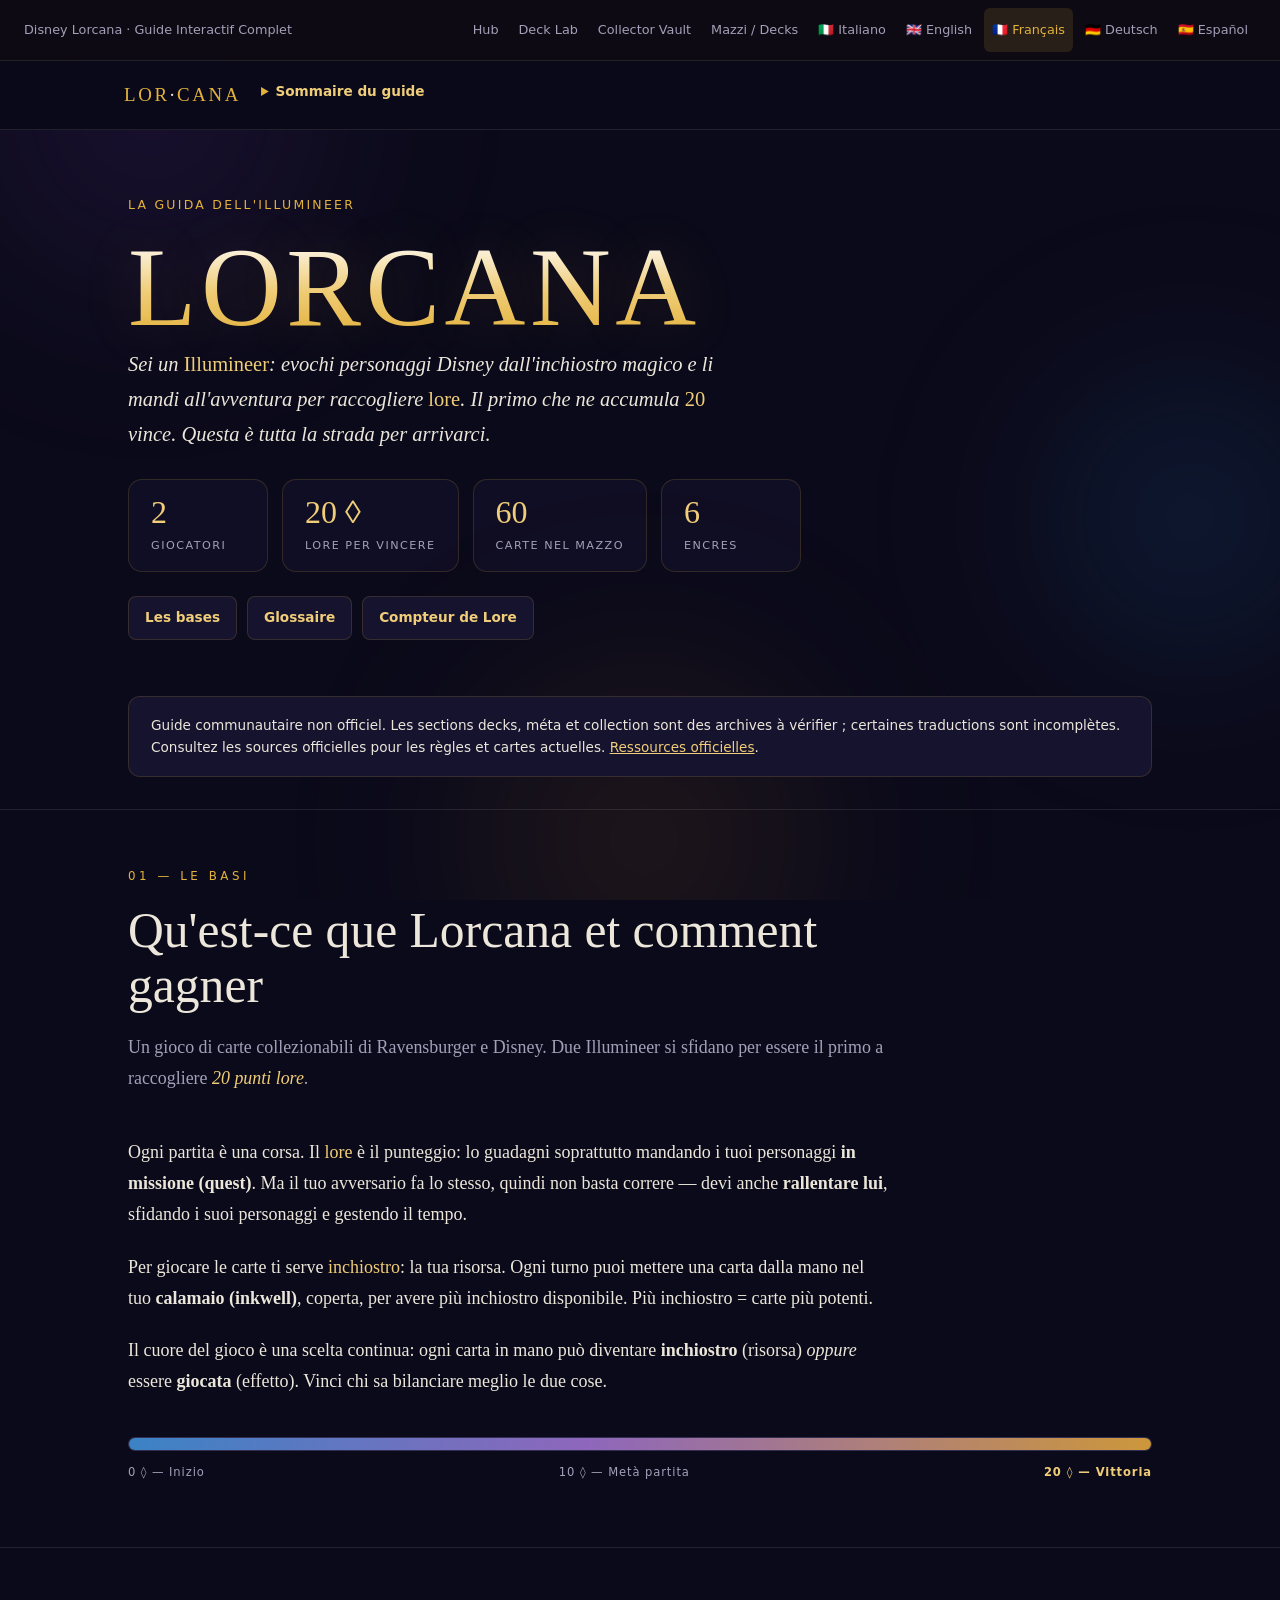
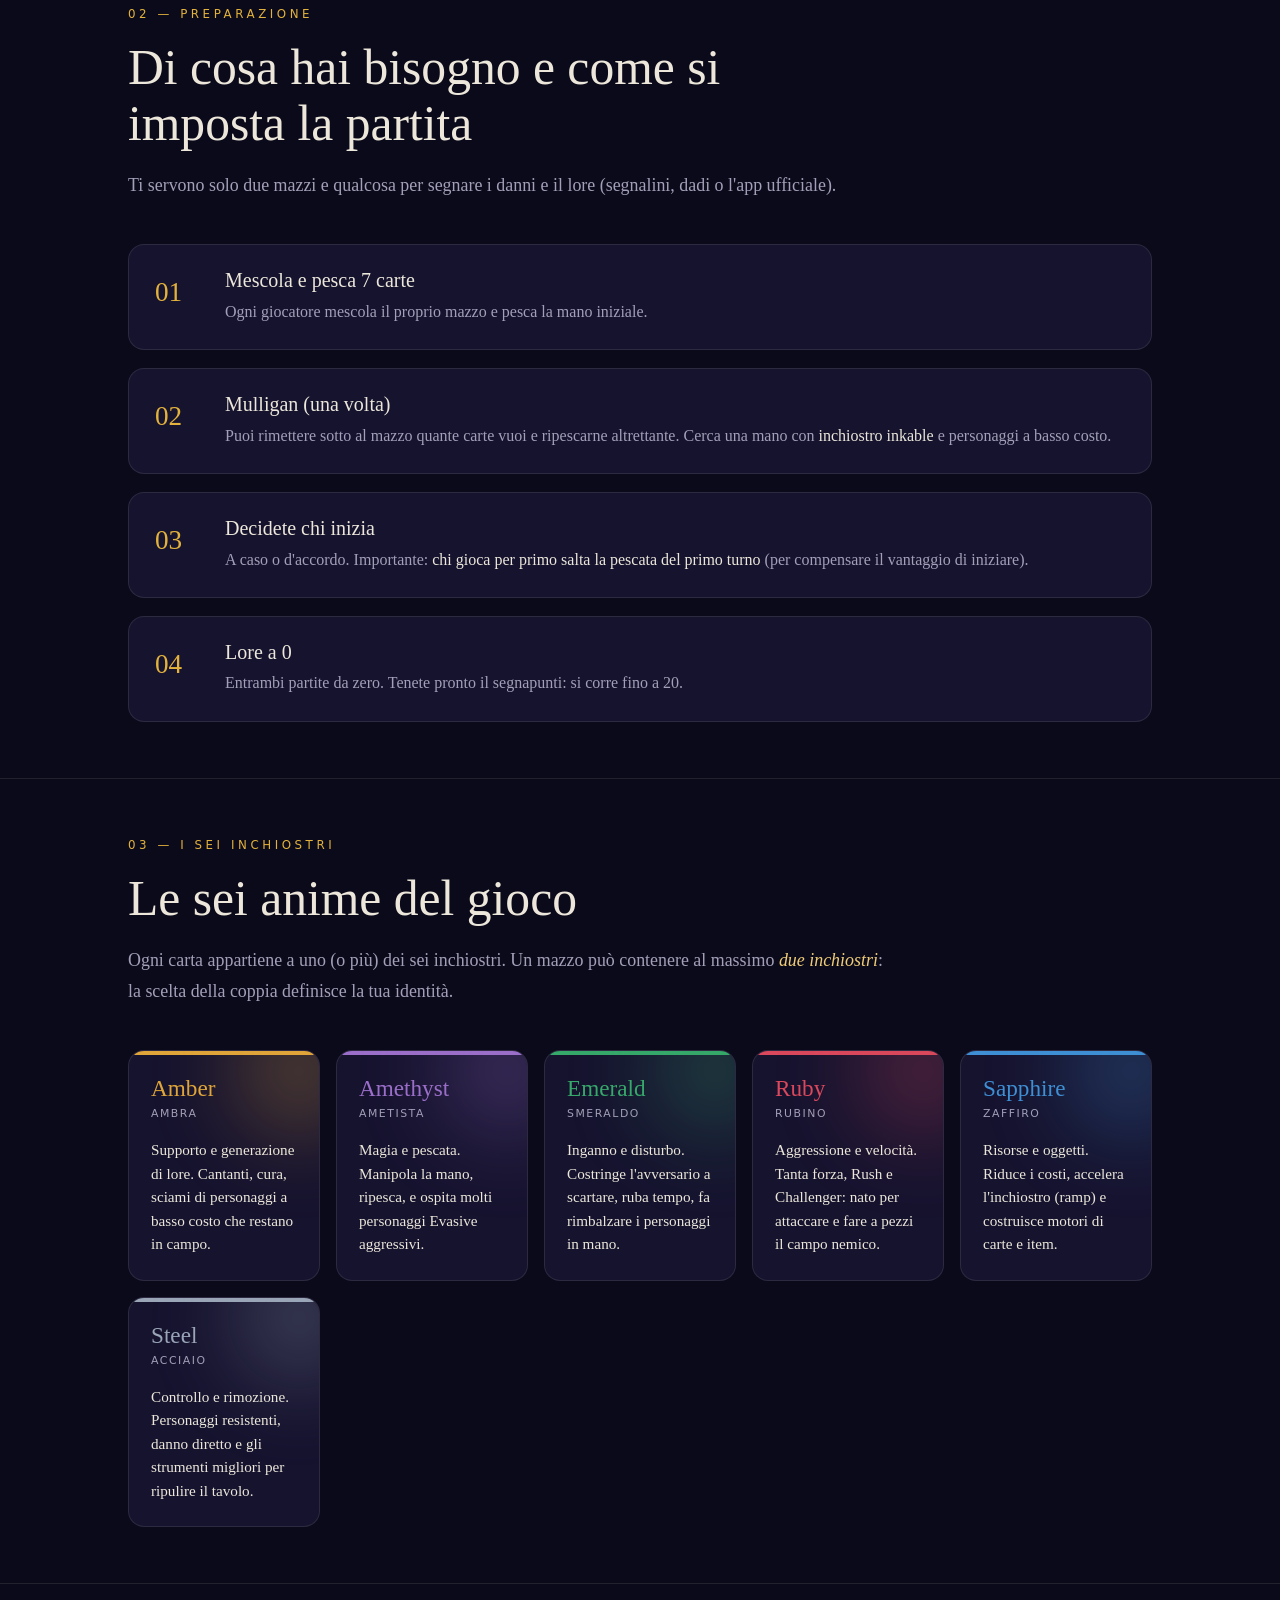
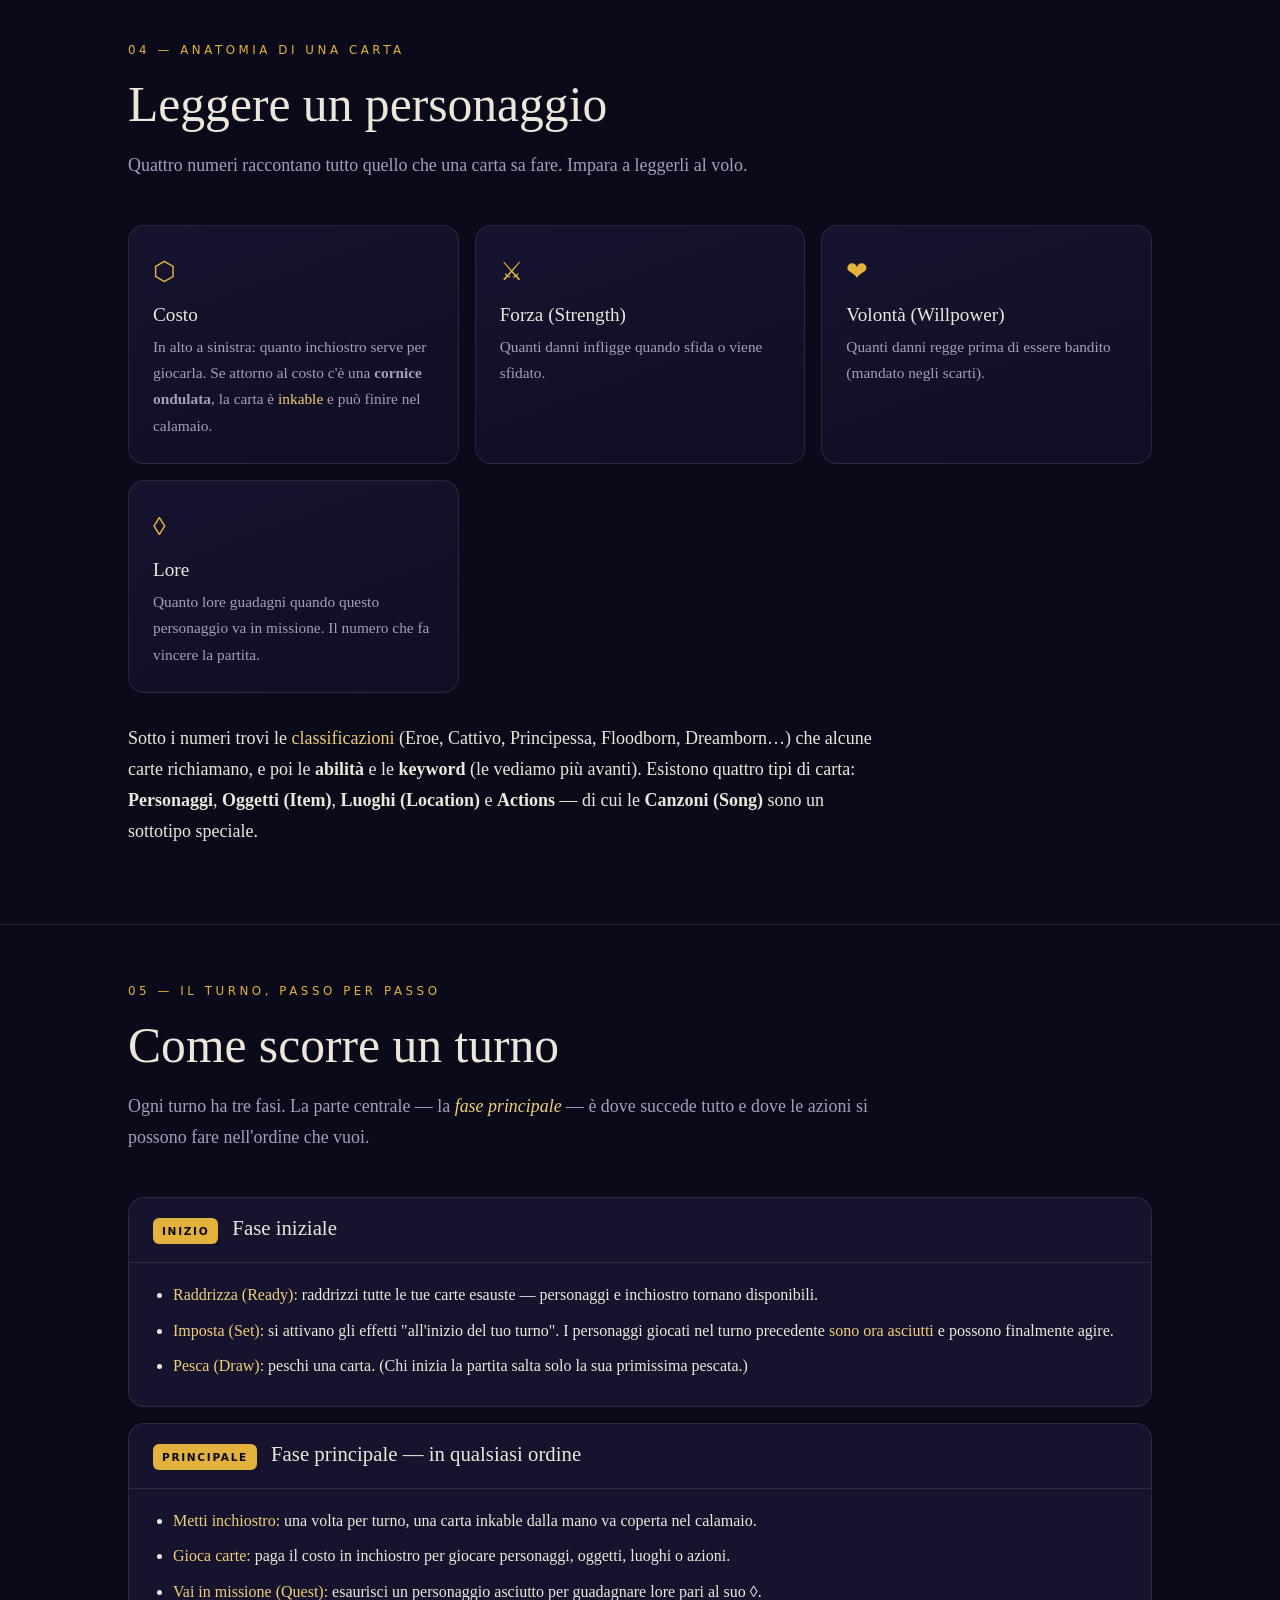
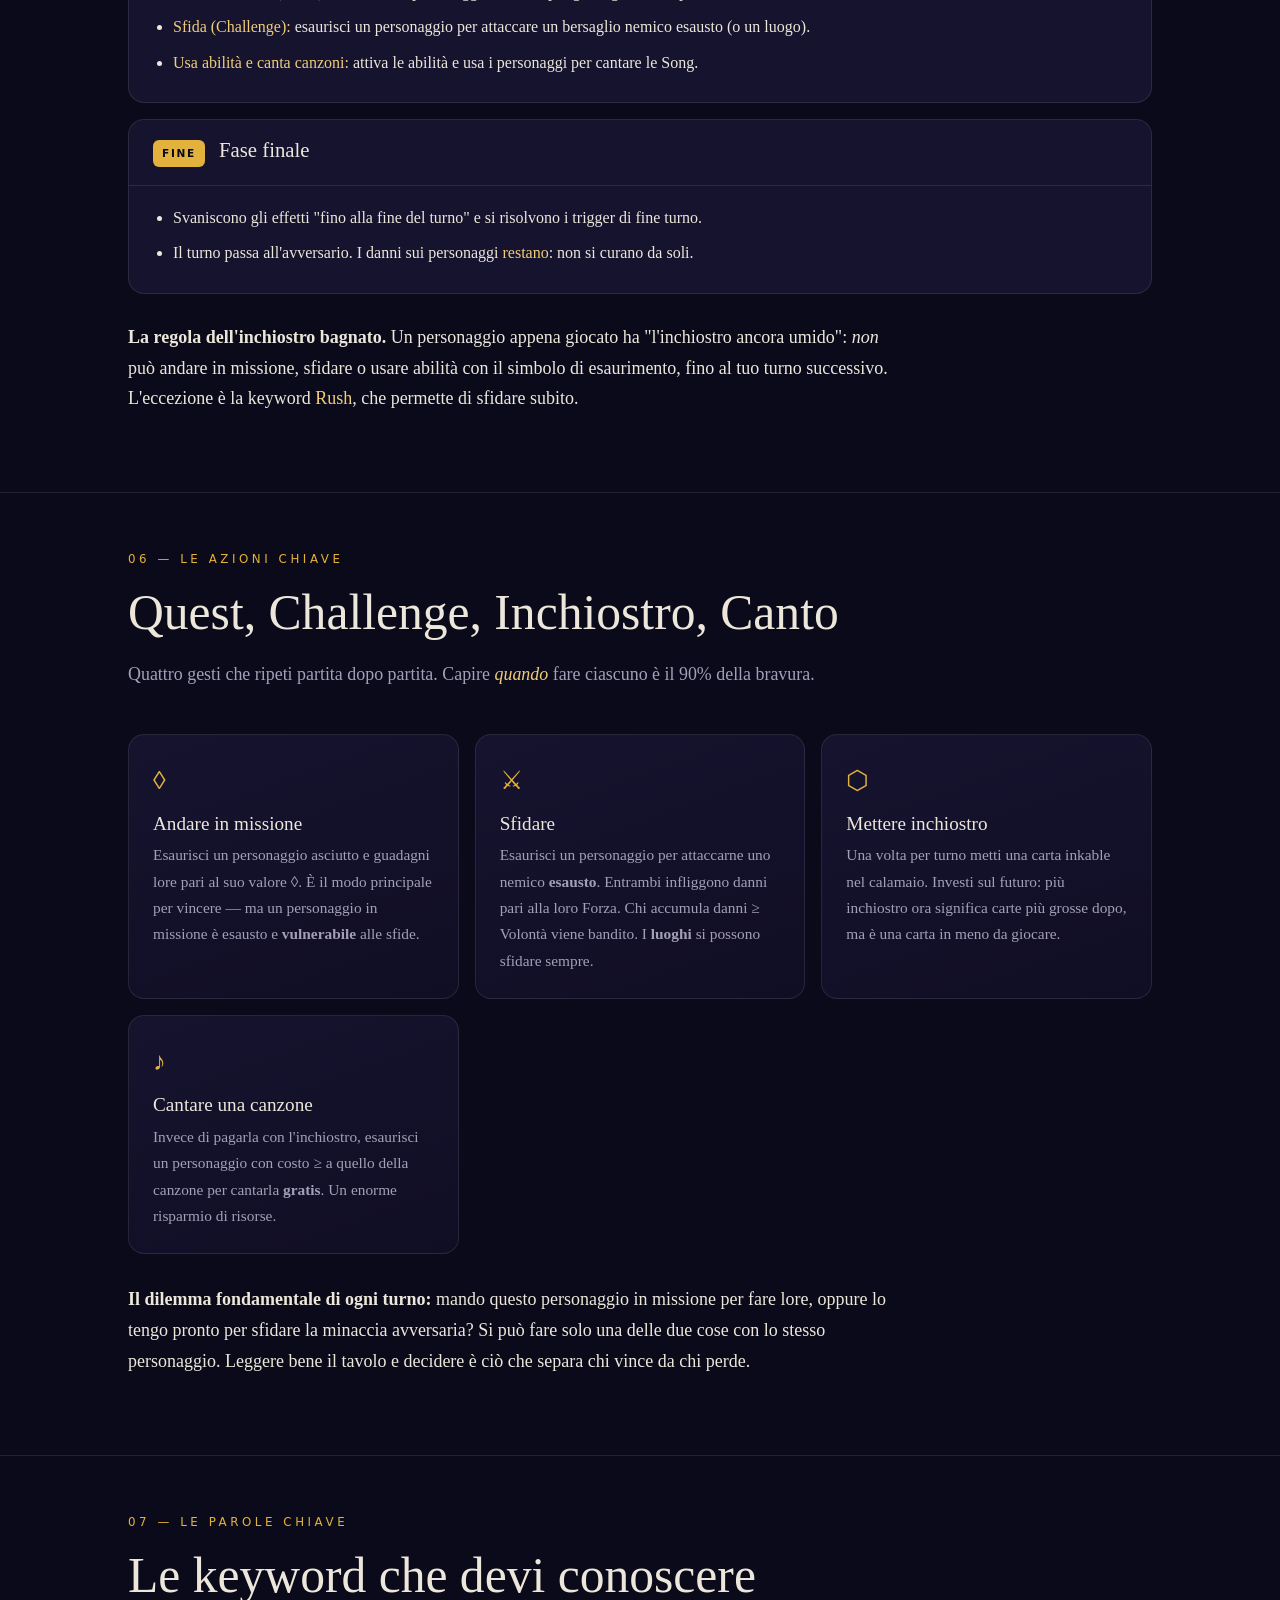
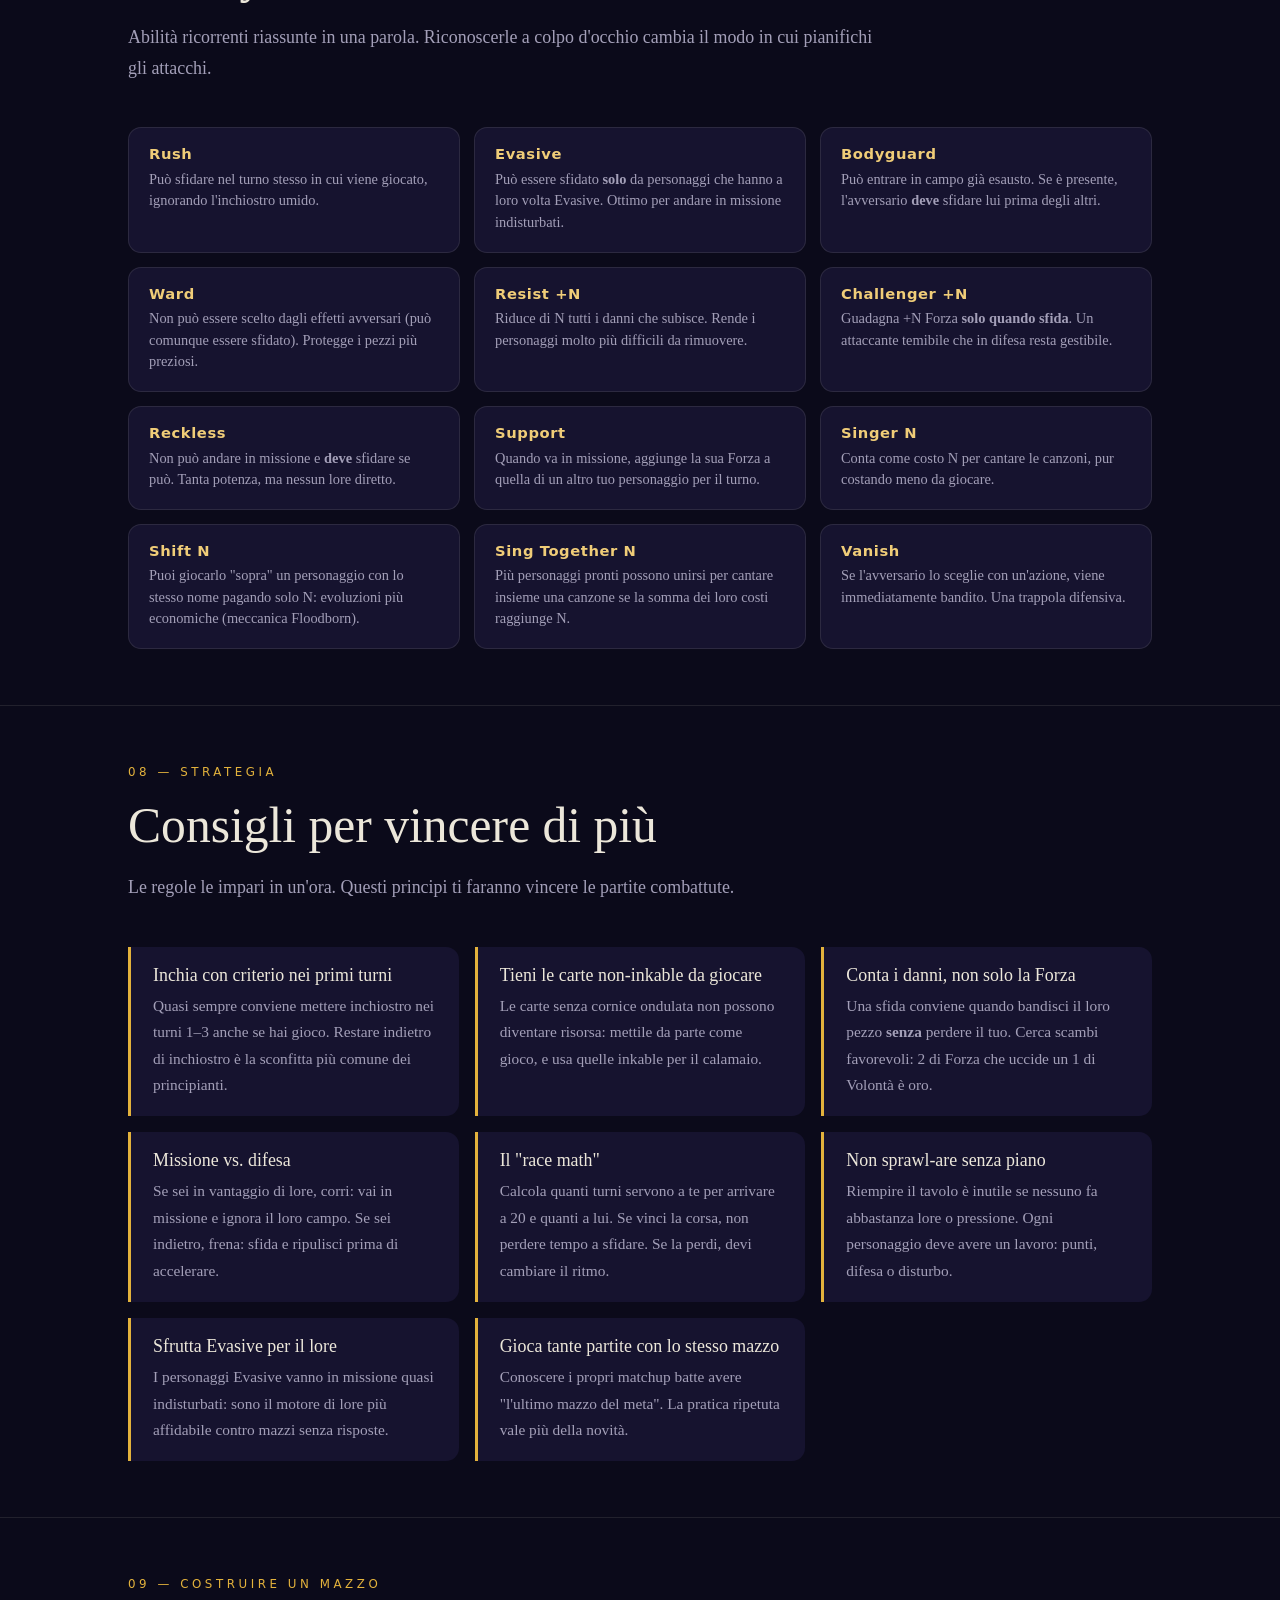
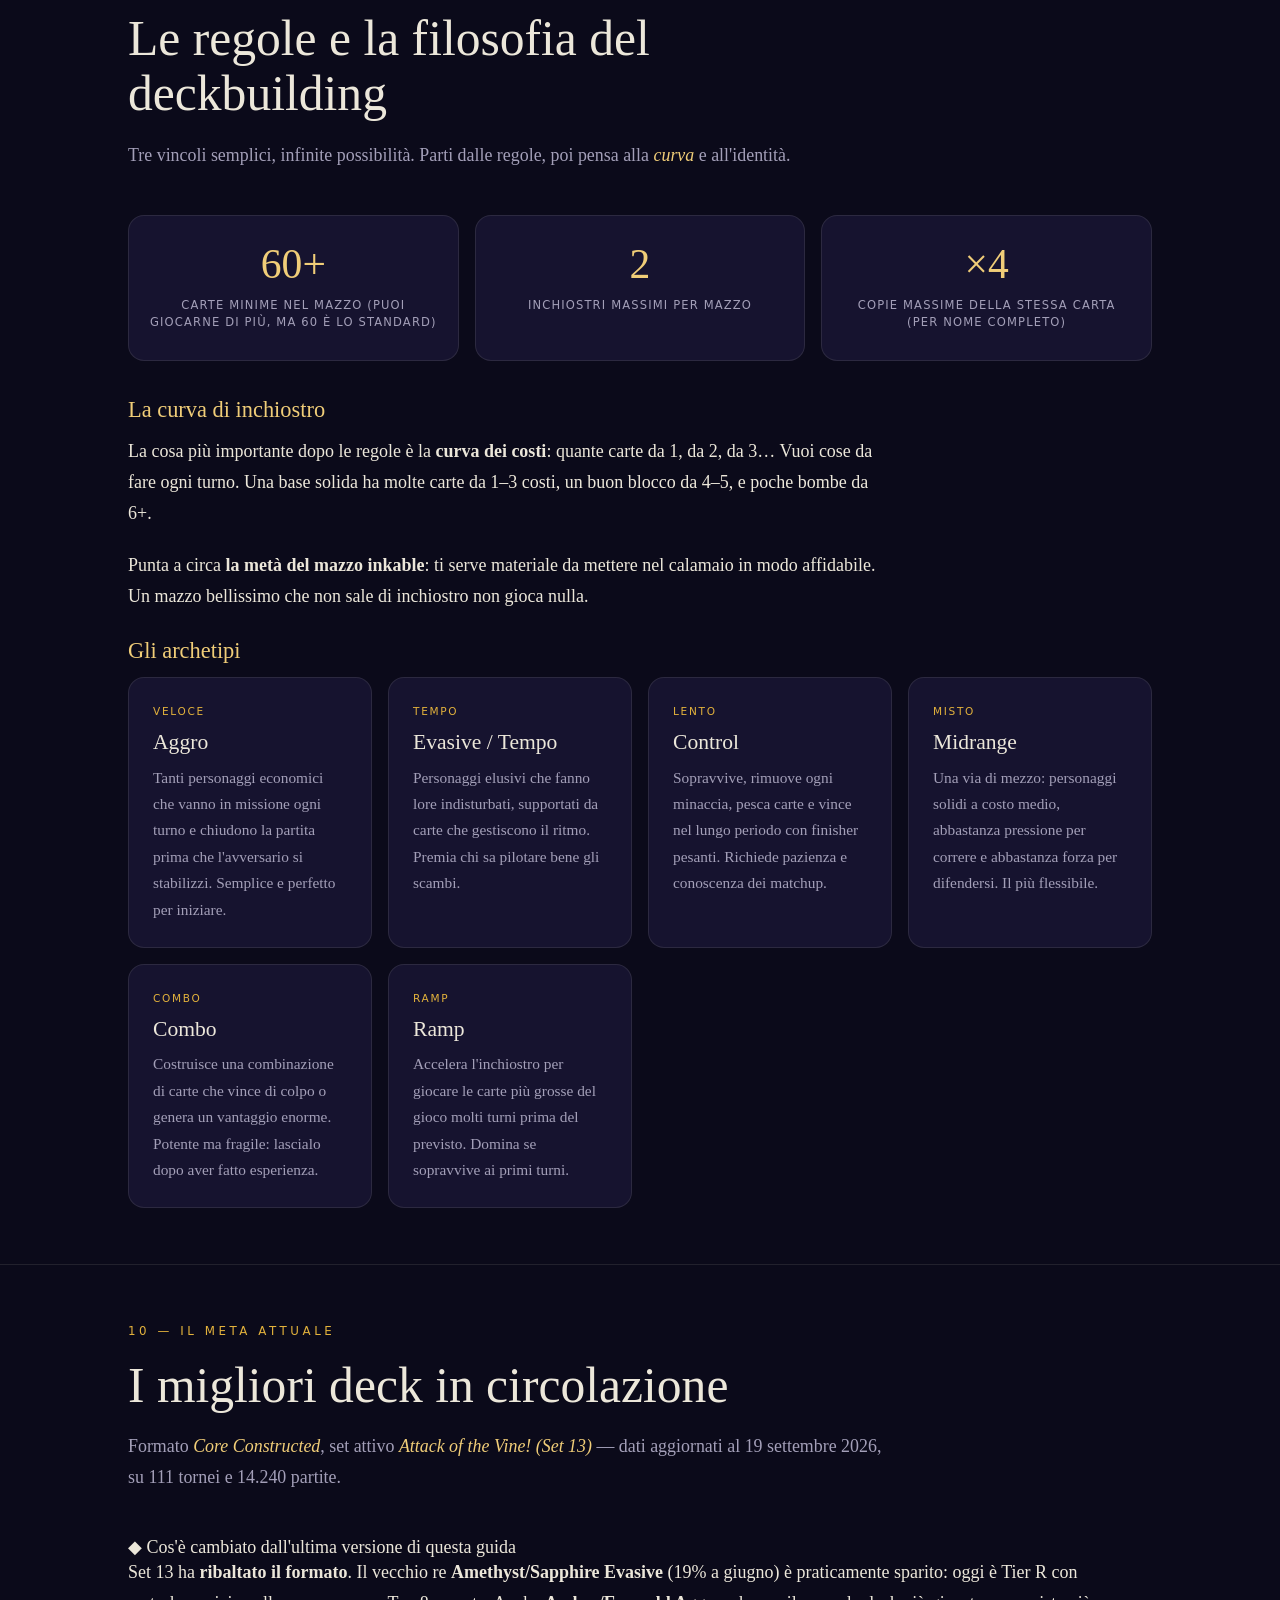
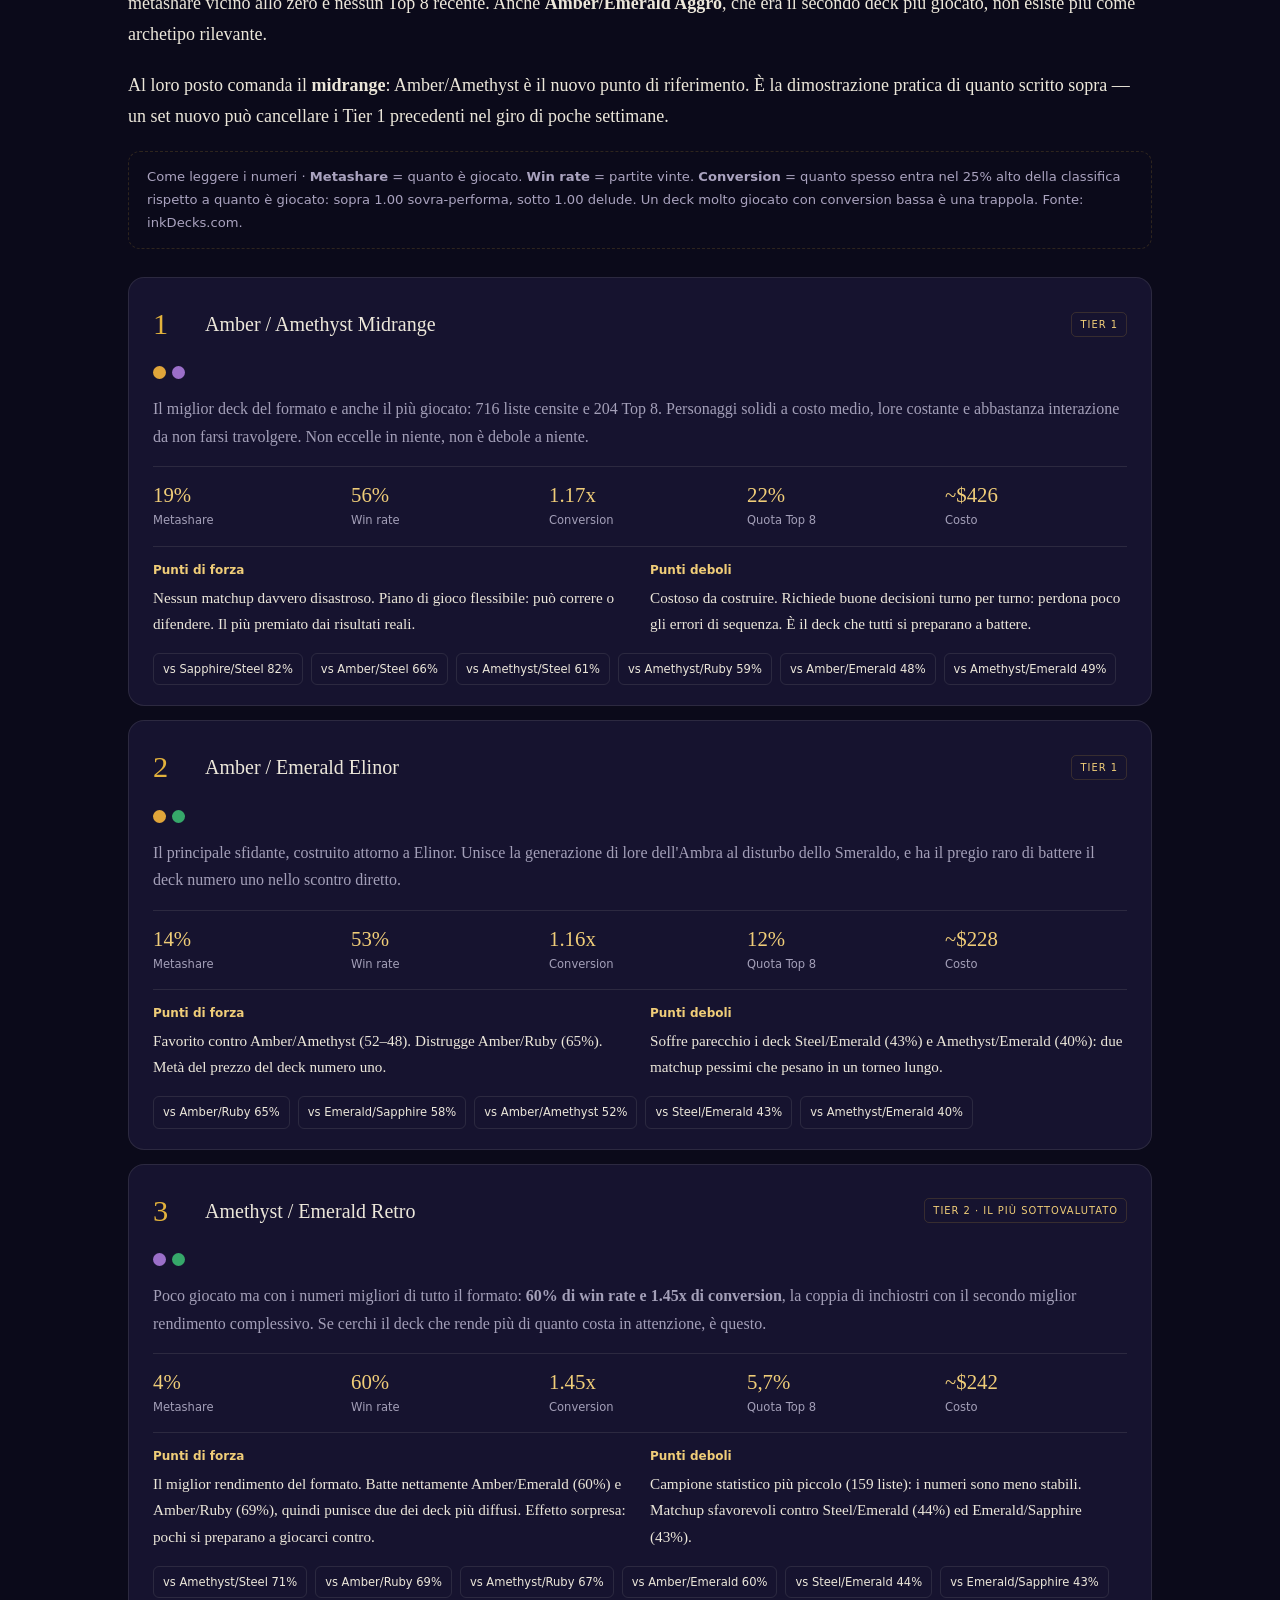
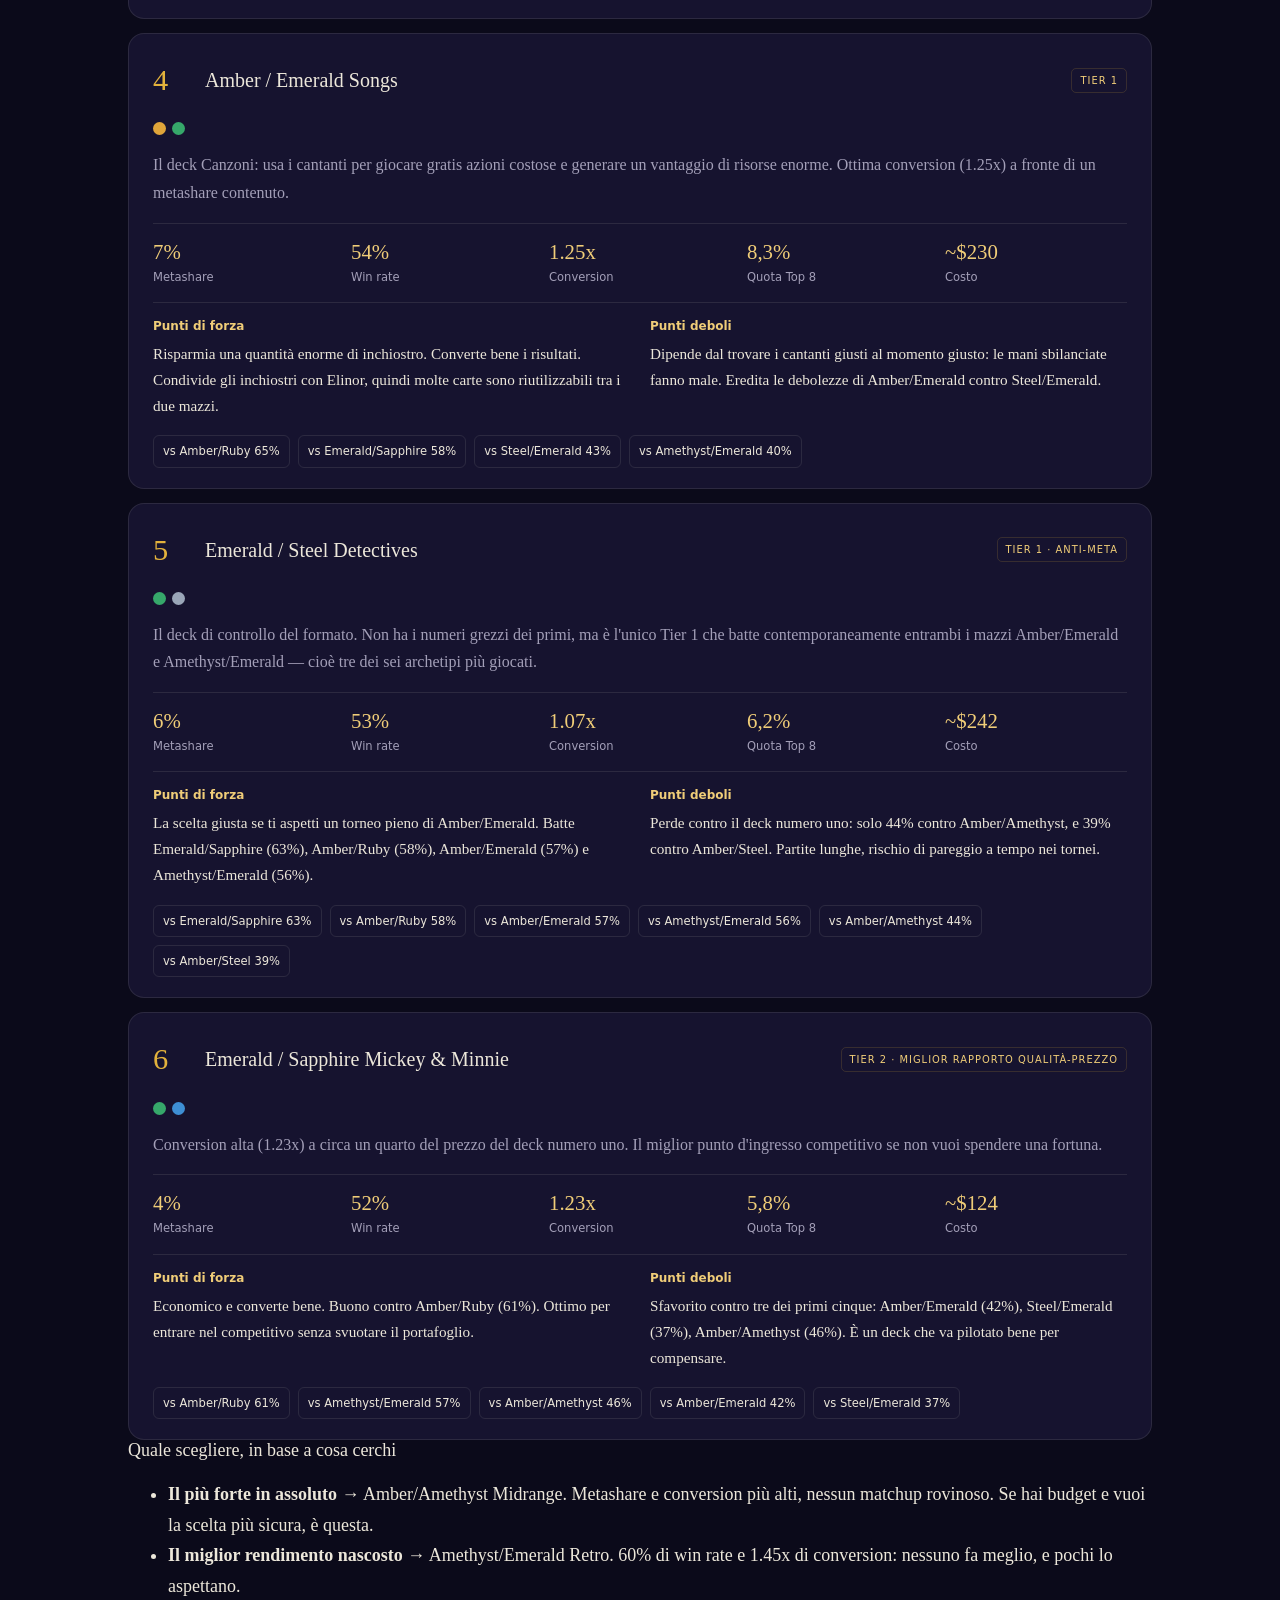
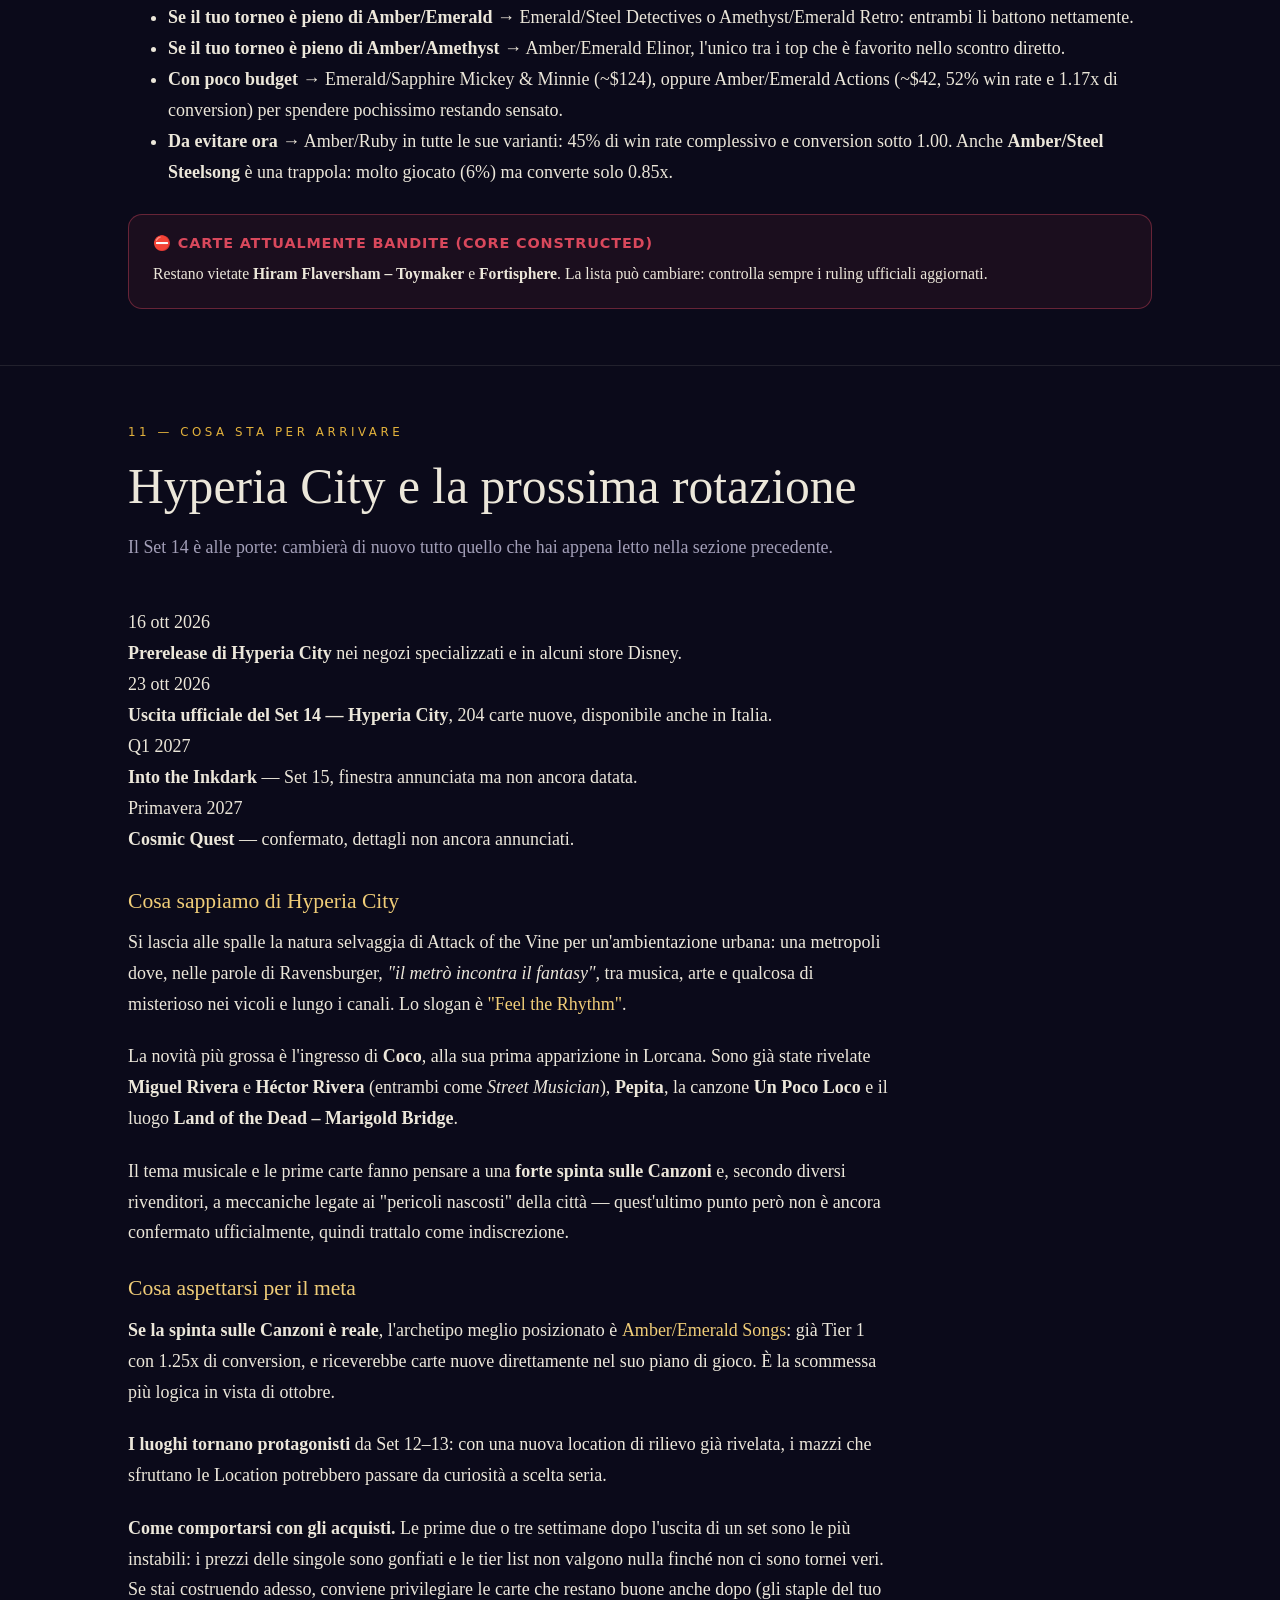
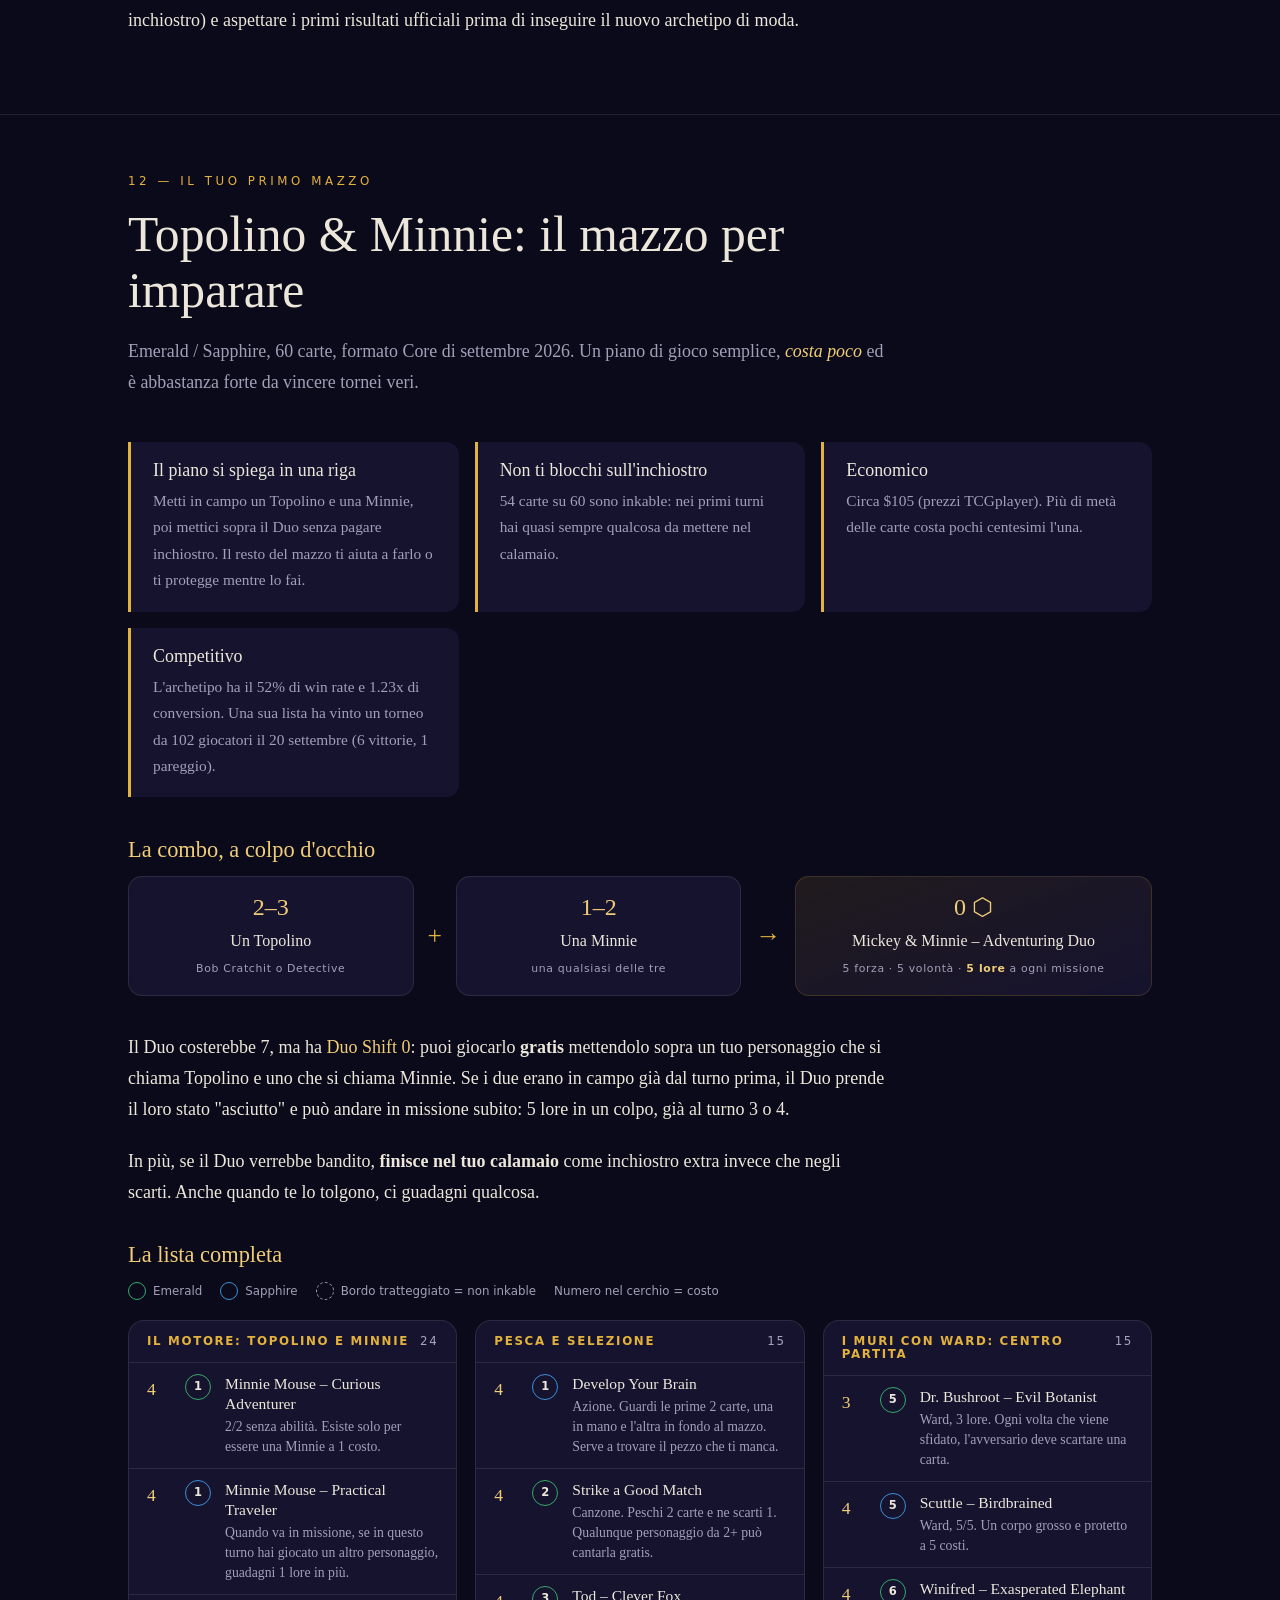
<file: guide/lorcana-guide-fr.html>
<!DOCTYPE html>
<html lang="fr">
<head>
<meta charset="UTF-8">
<meta name="viewport" content="width=device-width, initial-scale=1.0">
<meta name="description" content="Outils de jeu : compteur de Lore et probabilités calculées avec un modèle hypergéométrique.">
<title>Disney Lorcana · Guide Interactif Complet : Règles, Stratégies & Métagame</title>
<style>
  :root{
    --ink-night:#0B0A1A;
    --ink-deep:#100E24;
    --surface:#16132F;
    --surface-2:#1D1940;
    --line:rgba(227,178,60,.16);
    --line-soft:rgba(236,231,218,.10);
    --parch:#ECE7DA;
    --muted:#A39FB8;
    --muted-2:#736E8C;
    --gold:#E3B23C;
    --gold-soft:#f0cd78;

    --amber:#E0A53A;
    --amethyst:#9B6FC9;
    --emerald:#36A86A;
    --ruby:#D9485C;
    --sapphire:#3E8FD4;
    --steel:#9AA6B8;

    --display:"Marcellus", serif;
    --body:"Spectral", Georgia, serif;
    --ui:"Inter", system-ui, sans-serif;

    --maxw:1080px;
  }

  *{box-sizing:border-box;}
  html{scroll-behavior:smooth;}
  body{
    margin:0;
    background:var(--ink-night);
    color:var(--parch);
    font-family:var(--body);
    font-weight:300;
    font-size:18px;
    line-height:1.72;
    -webkit-font-smoothing:antialiased;
    overflow-x:hidden;
  }
  a{color:inherit;}
  h1,h2,h3,h4{font-family:var(--display);font-weight:400;line-height:1.12;margin:0;}
  p{margin:0 0 1.1em;}

  /* ---------- ambient ink ---------- */
  .ambient{position:fixed;inset:0;z-index:0;pointer-events:none;overflow:hidden;}
  .blob{position:absolute;border-radius:50%;filter:blur(80px);opacity:.32;mix-blend-mode:screen;}
  .blob.b1{width:540px;height:540px;top:-160px;left:-120px;background:radial-gradient(circle,#5a2f8f,transparent 68%);animation:drift1 26s ease-in-out infinite;}
  .blob.b2{width:460px;height:460px;top:32%;right:-140px;background:radial-gradient(circle,#1c5fa0,transparent 68%);animation:drift2 32s ease-in-out infinite;}
  .blob.b3{width:520px;height:520px;bottom:-200px;left:30%;background:radial-gradient(circle,#7a4d1c,transparent 70%);animation:drift1 38s ease-in-out infinite reverse;}
  @keyframes drift1{0%,100%{transform:translate(0,0) scale(1);}50%{transform:translate(60px,-40px) scale(1.12);}}
  @keyframes drift2{0%,100%{transform:translate(0,0) scale(1);}50%{transform:translate(-50px,50px) scale(1.08);}}

  .wrap{position:relative;z-index:1;}
  .container{max-width:var(--maxw);margin:0 auto;padding:0 28px;}

  /* ---------- nav ---------- */
  nav{
    position:sticky;top:0;z-index:50;
    background:rgba(11,10,26,.78);
    backdrop-filter:blur(14px);
    border-bottom:1px solid var(--line-soft);
  }
  .nav-inner{max-width:var(--maxw);margin:0 auto;padding:13px 28px;display:flex;align-items:center;gap:22px;}
  .brand{font-family:var(--display);font-size:1.18rem;letter-spacing:.14em;color:var(--gold);text-decoration:none;white-space:nowrap;}
  .brand span{color:var(--parch);}
  .nav-links{display:flex;gap:4px;margin-left:auto;flex-wrap:wrap;}
  .nav-links a{
    font-family:var(--ui);font-size:.74rem;letter-spacing:.06em;text-transform:uppercase;
    color:var(--muted);text-decoration:none;padding:7px 11px;border-radius:7px;transition:.2s;white-space:nowrap;
  }
  .nav-links a:hover{color:var(--parch);background:rgba(236,231,218,.06);}
  .nav-links a.active{color:var(--gold);}

  /* ---------- hero ---------- */
  .hero{position:relative;min-height:90vh;display:flex;flex-direction:column;justify-content:center;padding:120px 0 80px;}
  .hero .eyebrow{font-family:var(--ui);font-size:.78rem;letter-spacing:.42em;text-transform:uppercase;color:var(--gold);margin-bottom:26px;}
  .hero h1{font-size:clamp(3.6rem,13vw,9rem);letter-spacing:.04em;line-height:.92;margin-bottom:8px;
    background:linear-gradient(180deg,#fff 0%,var(--gold-soft) 55%,var(--gold) 100%);
    -webkit-background-clip:text;background-clip:text;color:transparent;
    text-shadow:0 0 60px rgba(227,178,60,.18);}
  .hero .lede{max-width:620px;font-size:1.28rem;font-weight:300;color:var(--parch);font-style:italic;margin-bottom:42px;}
  .hero .lede b{font-style:normal;font-weight:500;color:var(--gold-soft);}

  .facts{display:flex;gap:14px;flex-wrap:wrap;}
  .fact{
    border:1px solid var(--line);border-radius:14px;padding:16px 22px;background:rgba(22,19,47,.5);
    min-width:140px;
  }
  .fact .n{font-family:var(--display);font-size:2rem;color:var(--gold-soft);line-height:1;}
  .fact .l{font-family:var(--ui);font-size:.7rem;letter-spacing:.13em;text-transform:uppercase;color:var(--muted);margin-top:8px;}
  .scrollcue{margin-top:56px;font-family:var(--ui);font-size:.72rem;letter-spacing:.22em;text-transform:uppercase;color:var(--muted-2);display:flex;align-items:center;gap:12px;}
  .scrollcue::before{content:"";width:34px;height:1px;background:var(--muted-2);}

  /* ---------- sections ---------- */
  .section{padding:84px 0;border-top:1px solid var(--line-soft);}
  .sec-head{margin-bottom:44px;max-width:760px;}
  .sec-num{font-family:var(--ui);font-size:.74rem;letter-spacing:.3em;color:var(--gold);text-transform:uppercase;display:block;margin-bottom:16px;}
  .sec-head h2{font-size:clamp(2rem,5vw,3.1rem);margin-bottom:18px;}
  .sec-head p{color:var(--muted);font-size:1.12rem;}
  .lede-q{font-style:italic;color:var(--gold-soft);}

  .prose p{margin-bottom:1.2em;}
  .prose strong{color:var(--parch);font-weight:600;}
  .term{color:var(--gold-soft);font-weight:500;}

  /* ---------- lore track (signature) ---------- */
  .track{margin:40px 0 8px;}
  .track-bar{position:relative;height:14px;border-radius:20px;background:var(--surface-2);overflow:hidden;border:1px solid var(--line-soft);}
  .track-fill{position:absolute;inset:0;width:100%;background:linear-gradient(90deg,#3E8FD4,#9B6FC9 45%,#E0A53A 100%);opacity:.9;}
  .track-marks{display:flex;justify-content:space-between;margin-top:12px;font-family:var(--ui);font-size:.72rem;color:var(--muted);letter-spacing:.08em;}
  .track-marks span:last-child{color:var(--gold-soft);font-weight:600;}

  /* ---------- ink grid ---------- */
  .ink-grid{display:grid;grid-template-columns:repeat(auto-fit,minmax(160px,1fr));gap:16px;}
  .ink-card{border-radius:16px;padding:24px 22px;background:var(--surface);border:1px solid var(--line-soft);position:relative;overflow:hidden;transition:transform .25s,border-color .25s;}
  .ink-card:hover{transform:translateY(-4px);}
  .ink-card::before{content:"";position:absolute;top:0;left:0;right:0;height:4px;background:var(--c);}
  .ink-card .glow{position:absolute;top:-40px;right:-40px;width:120px;height:120px;border-radius:50%;background:var(--c);filter:blur(46px);opacity:.34;}
  .ink-card h3{font-size:1.45rem;color:var(--c);margin-bottom:4px;position:relative;}
  .ink-card .it{font-family:var(--ui);font-size:.68rem;letter-spacing:.14em;text-transform:uppercase;color:var(--muted);margin-bottom:14px;}
  .ink-card p{font-size:.95rem;color:var(--parch);margin:0;position:relative;line-height:1.55;}

  /* ---------- steps ---------- */
  .steps{counter-reset:step;display:grid;gap:18px;}
  .step{display:grid;grid-template-columns:auto 1fr;gap:22px;align-items:start;border:1px solid var(--line-soft);border-radius:16px;padding:24px 26px;background:var(--surface);}
  .step::before{counter-increment:step;content:counter(step,decimal-leading-zero);font-family:var(--display);font-size:1.7rem;color:var(--gold);min-width:48px;}
  .step h4{font-size:1.25rem;margin-bottom:6px;}
  .step p{margin:0;color:var(--muted);font-size:1rem;}
  .step p b{color:var(--parch);font-weight:500;}

  /* ---------- phase blocks ---------- */
  .phases{display:grid;gap:16px;}
  .phase{border:1px solid var(--line-soft);border-radius:16px;background:var(--surface);overflow:hidden;}
  .phase-top{padding:18px 24px;display:flex;align-items:baseline;gap:14px;border-bottom:1px solid var(--line-soft);}
  .phase-top .tag{font-family:var(--ui);font-size:.66rem;letter-spacing:.16em;text-transform:uppercase;color:var(--ink-night);background:var(--gold);padding:4px 9px;border-radius:6px;font-weight:600;}
  .phase-top h4{font-size:1.3rem;}
  .phase-body{padding:18px 24px;}
  .phase-body ul{margin:0;padding-left:20px;}
  .phase-body li{margin-bottom:8px;color:var(--parch);font-size:1rem;}
  .phase-body li b{color:var(--gold-soft);font-weight:500;}

  /* ---------- action cards ---------- */
  .actions{display:grid;grid-template-columns:repeat(auto-fit,minmax(240px,1fr));gap:16px;}
  .act{border:1px solid var(--line-soft);border-radius:16px;padding:24px;background:linear-gradient(160deg,var(--surface),var(--ink-deep));}
  .act .sym{font-family:var(--display);font-size:1.6rem;color:var(--gold);margin-bottom:10px;}
  .act h4{font-size:1.2rem;margin-bottom:8px;}
  .act p{margin:0;font-size:.96rem;color:var(--muted);}

  /* ---------- keyword grid ---------- */
  .kw-grid{display:grid;grid-template-columns:repeat(auto-fill,minmax(248px,1fr));gap:14px;}
  .kw{border:1px solid var(--line-soft);border-radius:13px;padding:18px 20px;background:var(--surface);transition:border-color .2s;}
  .kw:hover{border-color:var(--line);}
  .kw h4{font-family:var(--ui);font-weight:600;font-size:.92rem;letter-spacing:.04em;color:var(--gold-soft);margin-bottom:6px;}
  .kw p{margin:0;font-size:.9rem;color:var(--muted);line-height:1.5;}

  /* ---------- tip cards ---------- */
  .tips{display:grid;grid-template-columns:repeat(auto-fit,minmax(260px,1fr));gap:16px;}
  .tip{border-left:3px solid var(--gold);border-radius:0 13px 13px 0;padding:18px 22px;background:var(--surface);}
  .tip h4{font-size:1.12rem;margin-bottom:8px;}
  .tip p{margin:0;color:var(--muted);font-size:.96rem;}

  /* ---------- archetypes ---------- */
  .arch{display:grid;grid-template-columns:repeat(auto-fit,minmax(230px,1fr));gap:16px;}
  .arch-card{border:1px solid var(--line-soft);border-radius:16px;padding:24px;background:var(--surface);}
  .arch-card .lab{font-family:var(--ui);font-size:.66rem;letter-spacing:.16em;text-transform:uppercase;color:var(--gold);margin-bottom:10px;}
  .arch-card h4{font-size:1.35rem;margin-bottom:10px;}
  .arch-card p{margin:0;font-size:.96rem;color:var(--muted);}

  /* ---------- meta table ---------- */
  .meta-note{font-family:var(--ui);font-size:.82rem;color:var(--muted-2);border:1px dashed var(--line);border-radius:12px;padding:14px 18px;margin-bottom:28px;}
  .meta-list{display:grid;gap:14px;}
  .deck{
    display:grid;grid-template-columns:auto 1fr auto;gap:20px;align-items:center;
    border:1px solid var(--line-soft);border-radius:16px;padding:20px 24px;background:var(--surface);
  }
  .deck .rank{font-family:var(--display);font-size:1.9rem;color:var(--gold);min-width:40px;}
  .deck .body h4{font-size:1.22rem;margin-bottom:4px;}
  .deck .body .inks{display:flex;gap:6px;margin:8px 0 10px;}
  .pip{width:13px;height:13px;border-radius:50%;display:inline-block;}
  .deck .body p{margin:0;font-size:.95rem;color:var(--muted);}
  .deck .share{text-align:right;min-width:96px;}
  .deck .share .big{font-family:var(--display);font-size:1.7rem;color:var(--gold-soft);line-height:1;}
  .deck .share .sm{font-family:var(--ui);font-size:.64rem;letter-spacing:.1em;text-transform:uppercase;color:var(--muted);margin-top:6px;}
  .sharebar{height:6px;border-radius:6px;background:var(--surface-2);margin-top:10px;overflow:hidden;}
  .sharebar i{display:block;height:100%;background:linear-gradient(90deg,var(--gold),var(--gold-soft));}
  .tierflag{font-family:var(--ui);font-size:.62rem;letter-spacing:.1em;text-transform:uppercase;padding:3px 8px;border-radius:5px;border:1px solid var(--line);color:var(--gold-soft);margin-left:8px;}

  .banned{border:1px solid rgba(217,72,92,.4);background:rgba(217,72,92,.08);border-radius:14px;padding:20px 24px;margin-top:26px;}
  .banned h4{color:var(--ruby);font-family:var(--ui);font-weight:600;font-size:.9rem;letter-spacing:.06em;text-transform:uppercase;margin-bottom:10px;}
  .banned p{margin:0;color:var(--parch);font-size:.98rem;}

  /* ---------- deckbuild rules ---------- */
  .rules{display:grid;grid-template-columns:repeat(auto-fit,minmax(190px,1fr));gap:16px;}
  .rule{text-align:center;border:1px solid var(--line-soft);border-radius:16px;padding:28px 20px;background:var(--surface);}
  .rule .n{font-family:var(--display);font-size:2.6rem;color:var(--gold-soft);line-height:1;}
  .rule .t{font-family:var(--ui);font-size:.72rem;letter-spacing:.1em;text-transform:uppercase;color:var(--muted);margin-top:12px;line-height:1.5;}

  /* ---------- closing ---------- */
  .close{padding:96px 0 70px;text-align:center;border-top:1px solid var(--line-soft);}
  .close h2{font-size:clamp(2rem,5vw,3rem);margin-bottom:18px;}
  .close p{max-width:580px;margin:0 auto 8px;color:var(--muted);}
  .sources{margin-top:40px;font-family:var(--ui);font-size:.76rem;color:var(--muted-2);letter-spacing:.04em;}
  footer{padding:40px 0;text-align:center;font-family:var(--ui);font-size:.72rem;color:var(--muted-2);border-top:1px solid var(--line-soft);}

  /* ---------- reveal ---------- */
  .reveal{opacity:0;transform:translateY(22px);transition:opacity .7s ease,transform .7s ease;}
  .reveal.in{opacity:1;transform:none;}

  @media (max-width:640px){
    body{font-size:17px;}
    .nav-links{display:none;}
    .deck{grid-template-columns:auto 1fr;}
    .deck .share{grid-column:1/-1;text-align:left;display:flex;align-items:center;gap:14px;}
    .deck .share .big{font-size:1.4rem;}
    .step{grid-template-columns:1fr;}
    .step::before{font-size:1.4rem;}
  }
  @media (prefers-reduced-motion:reduce){
    *{animation:none!important;}
    html{scroll-behavior:auto;}
    .reveal{opacity:1;transform:none;transition:none;}
  }

  /* ---------- primo mazzo ---------- */
  .combo{display:grid;grid-template-columns:1fr auto 1fr auto 1.25fr;gap:14px;align-items:center;margin:8px 0 36px;}
  .combo .cc{border:1px solid var(--line-soft);border-radius:14px;padding:18px 18px;background:var(--surface);text-align:center;}
  .combo .cc.pay{border-color:var(--line);background:linear-gradient(160deg,rgba(227,178,60,.10),var(--surface));}
  .combo .cc .cst{font-family:var(--display);font-size:1.5rem;color:var(--gold-soft);line-height:1;}
  .combo .cc .nm{font-family:var(--body);font-weight:500;font-size:1rem;margin-top:8px;color:var(--parch);}
  .combo .cc .sb{font-family:var(--ui);font-size:.68rem;letter-spacing:.06em;color:var(--muted);margin-top:6px;line-height:1.45;}
  .combo .op{font-family:var(--display);font-size:1.6rem;color:var(--gold);text-align:center;}
  .dl-wrap{display:grid;grid-template-columns:repeat(auto-fit,minmax(300px,1fr));gap:18px;}
  .dl-group{border:1px solid var(--line-soft);border-radius:16px;background:var(--surface);overflow:hidden;}
  .dl-group h4{font-family:var(--ui);font-weight:600;font-size:.74rem;letter-spacing:.14em;text-transform:uppercase;color:var(--gold);padding:14px 18px;border-bottom:1px solid var(--line-soft);margin:0;display:flex;justify-content:space-between;}
  .dl-group h4 span{color:var(--muted-2);font-weight:500;}
  .dl-row{display:grid;grid-template-columns:28px 30px 1fr;gap:10px;padding:11px 18px;border-bottom:1px solid var(--line-soft);align-items:start;}
  .dl-row:last-child{border-bottom:none;}
  .dl-row .q{font-family:var(--display);font-size:1.1rem;color:var(--gold-soft);}
  .dl-row .c{font-family:var(--ui);font-size:.72rem;font-weight:600;width:26px;height:26px;border-radius:50%;display:flex;align-items:center;justify-content:center;border:1.5px solid var(--ink);color:var(--parch);}
  .dl-row .c.nx{border-style:dashed;}
  .dl-row .t b{display:block;font-weight:500;color:var(--parch);font-size:.97rem;line-height:1.3;}
  .dl-row .t i{font-style:normal;font-size:.86rem;color:var(--muted);line-height:1.45;display:block;margin-top:3px;}
  .legend-mini{font-family:var(--ui);font-size:.74rem;color:var(--muted);display:flex;gap:18px;flex-wrap:wrap;margin:0 0 18px;}
  .legend-mini span{display:inline-flex;align-items:center;gap:7px;}
  .legend-mini .c{width:18px;height:18px;border-radius:50%;border:1.5px solid var(--muted);display:inline-block;}
  .legend-mini .c.nx{border-style:dashed;}
  .curve{display:flex;align-items:flex-end;gap:10px;height:150px;margin:18px 0 8px;padding:0 4px;border-bottom:1px solid var(--line-soft);}
  .curve .bar{flex:1;display:flex;flex-direction:column;align-items:center;justify-content:flex-end;height:100%;}
  .curve .bar i{display:block;width:100%;max-width:56px;border-radius:7px 7px 0 0;background:linear-gradient(180deg,var(--gold-soft),var(--gold));}
  .curve .bar .n{font-family:var(--ui);font-size:.74rem;color:var(--parch);margin-bottom:6px;}
  .curve-l{display:flex;gap:10px;padding:0 4px;}
  .curve-l span{flex:1;text-align:center;font-family:var(--ui);font-size:.7rem;color:var(--muted);}
  @media (max-width:640px){
    .combo{grid-template-columns:1fr;}
    .combo .op{transform:rotate(90deg);}
  }

  /* ---------- glossario ---------- */
  .gloss-group{margin-bottom:40px;}

  /* ---------- Glossario Interattivo ---------- */
  .gloss-search-box {
    margin: 20px 0 30px;
    display: flex;
    gap: 12px;
  }
  .gloss-search-box input {
    flex: 1;
    background: var(--surface);
    border: 1px solid var(--line);
    border-radius: 10px;
    padding: 12px 18px;
    color: var(--parch);
    font-size: 1rem;
    font-family: var(--ui);
    outline: none;
    transition: border-color .2s;
  }
  .gloss-search-box input:focus {
    border-color: var(--gold);
    box-shadow: 0 0 12px rgba(227, 178, 60, .2);
  }
  .gloss-group {
    margin-bottom: 40px;
  }
  .gloss-group h3 {
    font-family: var(--ui);
    font-size: 1.15rem;
    color: var(--gold-soft);
    margin-bottom: 16px;
    border-bottom: 1px solid var(--line-soft);
    padding-bottom: 8px;
    letter-spacing: .05em;
    text-transform: uppercase;
  }
  .gloss-grid {
    display: grid;
    grid-template-columns: repeat(auto-fit, minmax(280px, 1fr));
    gap: 16px;
  }
  .gloss-item {
    background: var(--surface);
    border: 1px solid var(--line-soft);
    border-radius: 12px;
    padding: 16px 20px;
    transition: transform .2s, border-color .2s;
  }
  .gloss-item:hover {
    border-color: var(--gold);
    transform: translateY(-2px);
  }
  .gloss-item dt {
    font-family: var(--display);
    font-size: 1.15rem;
    color: var(--gold);
    margin-bottom: 6px;
    font-weight: 600;
  }
  .gloss-item dd {
    font-size: .92rem;
    color: var(--muted);
    line-height: 1.5;
    margin: 0;
  }
  .gloss-item dd b {
    color: var(--parch);
  }

  /* ---------- Tool Interattivi (Lore Tracker & Mulligan Calc) ---------- */
  .tools-grid {
    display: grid;
    grid-template-columns: repeat(auto-fit, minmax(320px, 1fr));
    gap: 24px;
    margin-top: 24px;
  }
  .tool-card {
    background: var(--surface);
    border: 1px solid var(--line-soft);
    border-radius: 16px;
    padding: 24px;
    box-shadow: 0 8px 30px rgba(0,0,0,.3);
  }
  .tool-card h3 {
    font-family: var(--display);
    color: var(--gold);
    font-size: 1.35rem;
    margin-bottom: 8px;
    display: flex;
    align-items: center;
    gap: 10px;
  }
  .tool-card p {
    font-size: .9rem;
    color: var(--muted);
    margin-bottom: 20px;
  }
  .lore-tracker-wrap {
    display: flex;
    gap: 16px;
    justify-content: center;
  }
  .lore-box {
    flex: 1;
    background: rgba(0,0,0,.3);
    border: 1px solid var(--line);
    border-radius: 12px;
    padding: 18px 12px;
    text-align: center;
  }
  .lore-title {
    font-family: var(--ui);
    font-size: .8rem;
    text-transform: uppercase;
    color: var(--gold-soft);
    letter-spacing: .08em;
  }
  .lore-score {
    font-family: var(--display);
    font-size: 3.5rem;
    line-height: 1.1;
    color: var(--parch);
    margin: 10px 0;
    transition: color .2s;
  }
  .lore-score.winner {
    color: #4ade80;
    text-shadow: 0 0 20px rgba(74,222,128,.5);
  }
  .lore-ctrls {
    display: flex;
    gap: 6px;
    justify-content: center;
  }
  .btn-lore {
    background: var(--surface-2);
    border: 1px solid var(--line-soft);
    color: var(--parch);
    font-family: var(--ui);
    font-size: .95rem;
    font-weight: 600;
    padding: 8px 14px;
    border-radius: 8px;
    cursor: pointer;
    transition: all .2s;
  }
  .btn-lore:hover {
    background: var(--gold);
    color: #121016;
    border-color: var(--gold);
  }
  .mulligan-calc-box {
    display: flex;
    flex-direction: column;
    gap: 14px;
  }
  .calc-field {
    display: flex;
    justify-content: space-between;
    align-items: center;
  }
  .calc-field label {
    font-size: .88rem;
    color: var(--parch);
  }
  .calc-field select, .calc-field input {
    background: rgba(0,0,0,.4);
    border: 1px solid var(--line);
    border-radius: 6px;
    padding: 6px 10px;
    color: var(--parch);
    font-family: var(--ui);
    width: 110px;
  }
  .calc-results {
    margin-top: 14px;
    padding: 14px;
    background: rgba(0,0,0,.3);
    border-radius: 10px;
    border: 1px solid var(--line-soft);
  }
  .calc-res-item {
    display: flex;
    justify-content: space-between;
    font-size: .88rem;
    padding: 5px 0;
    border-bottom: 1px dashed rgba(255,255,255,.08);
  }
  .calc-res-item:last-child { border-bottom: none; }
  .calc-res-val {
    font-weight: bold;
    color: var(--gold-soft);
  }

  /* Top Language Bar */
  .lang-bar {
    background: rgba(14, 11, 20, 0.95);
    border-bottom: 1px solid var(--line-soft);
    padding: 8px 24px;
    display: flex;
    justify-content: space-between;
    align-items: center;
    font-family: var(--ui);
    font-size: .8rem;
    color: var(--muted);
    position: sticky;
    top: 0;
    z-index: 1000;
  }
  .lang-links {
    display: flex;
    gap: 14px;
    align-items: center;
  }
  .lang-links a {
    color: var(--muted);
    text-decoration: none;
    padding: 3px 8px;
    border-radius: 6px;
    transition: all .2s;
    display: inline-flex;
    align-items: center;
    gap: 6px;
  }
  .lang-links a:hover, .lang-links a.active {
    color: var(--gold);
    background: rgba(227, 178, 60, .12);
  }

  /* Accessible, offline-first layout. All navigation stays available without JS. */
  :root{--ui:system-ui,-apple-system,"Segoe UI",sans-serif;--display:Georgia,"Times New Roman",serif;--body:Georgia,"Times New Roman",serif;--muted-2:#aaa3bf;color-scheme:dark;}
  [hidden]{display:none!important;}
  :focus-visible{outline:3px solid var(--gold-soft);outline-offset:4px;}
  .skip-link{position:fixed;top:8px;left:12px;z-index:2000;padding:10px 18px;background:var(--parch);color:var(--ink-night);transform:translateY(-160%);font-family:var(--ui);}
  .skip-link:focus{transform:none;}
  .lang-bar{position:relative;flex-wrap:wrap;gap:8px;padding:8px 24px;}
  .lang-links{flex-wrap:wrap;gap:4px;}
  .lang-links a{min-height:44px;padding:8px;}
  nav{position:relative;background:rgba(11,10,26,.97);backdrop-filter:none;}
  .tools-ready nav{position:sticky;}
  .nav-inner{gap:16px;padding:10px 24px;align-items:flex-start;}
  .brand{padding:8px 0;}
  .guide-menu{flex:1;min-width:0;}
  .guide-menu summary{font:600 .85rem var(--ui);color:var(--gold-soft);padding:12px 4px;cursor:pointer;}
  .guide-menu summary::marker{color:var(--gold);}
  .nav-links{display:flex;flex-wrap:wrap;margin:0;max-height:42vh;overflow:auto;gap:4px;}
  .nav-links a{min-height:44px;display:flex;align-items:center;}
  .nav-links a.active{background:rgba(227,178,60,.12);}
  section[id],header[id]{scroll-margin-top:78px;}
  .hero{min-height:auto;padding:64px 28px 56px;}
  .hero h1{font-size:clamp(3rem,11vw,7rem);}
  .hero .eyebrow{letter-spacing:.18em;margin-bottom:20px;}
  .hero .lede{margin-bottom:26px;}
  .hero-actions{display:flex;flex-wrap:wrap;gap:10px;margin-top:24px;font:600 .85rem var(--ui);}
  .hero-actions a{padding:12px 16px;min-height:44px;border:1px solid var(--line);border-radius:8px;text-decoration:none;color:var(--gold-soft);background:var(--surface);}
  .editorial-note{font:400 .85rem/1.6 var(--ui);padding:18px 22px;border:1px solid var(--line);border-radius:12px;background:var(--surface);margin-bottom:32px;}
  .editorial-note a{color:var(--gold-soft);}
  .ambient{position:absolute;max-height:1000px;}
  .blob{animation:none!important;filter:blur(55px);opacity:.2;}
  .reveal{opacity:1;transform:none;transition:none;}
  .section{padding:56px 0;}
  .tools-grid,.dl-wrap,.gloss-grid,.actions,.kw-grid,.tips,.ink-grid{grid-template-columns:repeat(auto-fit,minmax(min(100%,280px),1fr));}
  .tools-grid{grid-template-columns:repeat(auto-fit,minmax(min(100%,420px),1fr));}
  .ink-grid{grid-template-columns:repeat(auto-fit,minmax(min(100%,160px),1fr));}
  .tool-card,.lore-box,.gloss-search-box input,.calc-field>*{min-width:0;}
  .lore-ctrls{display:grid;grid-template-columns:repeat(2,minmax(44px,1fr));}
  .btn-lore{min-height:44px;padding:8px;touch-action:manipulation;}
  .lore-title{overflow-wrap:anywhere;}
  .lore-status{min-height:1.6em;color:#4ade80;font:600 .8rem var(--ui);}
  .calc-field{gap:12px;flex-wrap:wrap;}
  .calc-field label{flex:1 1 140px;}
  .calc-field select,.calc-field input{width:100%;flex:1 1 160px;min-height:44px;font-size:1rem;}
  .calc-res-item{gap:14px;align-items:baseline;}
  .calc-res-val{white-space:nowrap;font-variant-numeric:tabular-nums;}
  .calc-error{color:#ffb7b7;font:.85rem var(--ui);}
  .tool-card .calc-model{font-size:.82rem;line-height:1.6;margin:16px 0 0;}
  .search-status{font:.85rem var(--ui);color:var(--muted);margin:0 0 20px;}
  .gloss-search-box{flex-direction:column;gap:8px;margin-bottom:12px;}
  .gloss-search-box label{font:600 .85rem var(--ui);color:var(--gold-soft);}
  @media(max-width:640px){
    .container{padding-left:20px;padding-right:20px;}
    .lang-bar{padding:8px 16px;}.lang-bar>span{display:none;}
    .nav-inner{padding:6px 20px;}.brand{font-size:1rem;}
    .guide-menu summary{text-align:right;}.nav-links{justify-content:flex-end;}
    .hero{padding-top:40px;}.hero .lede{font-size:1.1rem;}
    .fact{min-width:0;flex:1 1 40%;padding:14px;}.fact .l{letter-spacing:.04em;}
    .tool-card{padding:18px;}.lore-tracker-wrap{gap:10px;}.lore-box{padding:14px 8px;}
    .sec-head h2{overflow-wrap:anywhere;}.phase-top{flex-wrap:wrap;}
  }
  @media(prefers-reduced-motion:reduce){*,*::before,*::after{animation:none!important;transition:none!important;}html{scroll-behavior:auto;}}

  /* Full deck cards have a vertical structure; the compact .deck grid does not apply. */
  .deck-full{display:flex;flex-direction:column;align-items:stretch;gap:16px;min-width:0;}
  .deck-full .head{display:flex;align-items:center;flex-wrap:wrap;gap:12px;}
  .deck-full h4{flex:1;min-width:0;overflow-wrap:anywhere;font-size:1.25rem;}
  .deck-full .tierflag{margin-left:0;}
  .deck-full>p{margin:0;font-size:1rem;color:var(--muted);}
  .deck-full .inks{display:flex;gap:6px;}
  .stats{display:grid;grid-template-columns:repeat(auto-fit,minmax(84px,1fr));gap:16px;padding:16px 0;border-top:1px solid var(--line-soft);border-bottom:1px solid var(--line-soft);}
  .stats .v{font:1.3rem var(--display);color:var(--gold-soft);}
  .stats .k{font:.72rem/1.5 var(--ui);color:var(--muted);margin-top:5px;}
  .swot{display:grid;grid-template-columns:repeat(auto-fit,minmax(min(100%,260px),1fr));gap:20px;font-size:.95rem;}
  .swot .lbl{display:block;font:600 .75rem var(--ui);margin-bottom:8px;color:var(--gold-soft);}
  .mu{display:flex;flex-wrap:wrap;gap:8px;font:.72rem/1.6 var(--ui);}
  .mu span{padding:6px 9px;border:1px solid var(--line-soft);border-radius:6px;}
  @media print{nav,.lang-bar,.ambient,.hero-actions,.skip-link{display:none;}body{background:white;color:black;}.reveal{opacity:1;transform:none;}}
</style>
</head>
<body>
<a class="skip-link" href="#main-content">Aller au contenu</a>
<noscript><p class="editorial-note">JavaScript désactivé : la lecture reste possible, mais les outils nécessitent JavaScript.</p></noscript>
<div class="lang-bar">
  <span>Disney Lorcana · Guide Interactif Complet</span>
  <div class="lang-links" role="navigation" aria-label="Language">
    <a href="../index.html">Hub</a><a href="../deck-lab.html">Deck Lab</a><a href="../collector-vault.html">Collector Vault</a><a href="../tournament-decks.html">Mazzi / Decks</a>
    <a href="guida-lorcana-it.html" >🇮🇹 Italiano</a>
    <a href="lorcana-guide-en.html">🇬🇧 English</a>
    <a href="lorcana-guide-fr.html" class="active" aria-current="page">🇫🇷 Français</a>
    <a href="lorcana-guide-de.html">🇩🇪 Deutsch</a>
    <a href="lorcana-guide-es.html">🇪🇸 Español</a>
  </div>
</div>


<div class="ambient" aria-hidden="true">
  <div class="blob b1"></div>
  <div class="blob b2"></div>
  <div class="blob b3"></div>
</div>

<div class="wrap">

  <nav aria-label="Sommaire du guide">
    <div class="nav-inner">
      <a href="#top" class="brand">LOR<span>·</span>CANA</a>
      <details class="guide-menu"><summary>Sommaire du guide</summary><div class="nav-links">
        <a href="#basi">Bases</a>
        <a href="#inchiostri">Encres</a>
        <a href="#carta">La carte</a>
        <a href="#turno">Le tour</a>
        <a href="#azioni">Actions</a>
        <a href="#keyword">Mots-clés</a>
        <a href="#strategia">Stratégie</a>
        <a href="#deck">Deck</a>
        <a href="#meta">Méta</a>
        <a href="#prossimo">Prochain set</a>
        <a href="#primo-mazzo">Premier deck</a>
        <a href="#glossario">Glossaire</a>
        <a href="#strumenti">Outils</a>
      </div></details>
    </div>
  </nav>

  <main id="main-content" tabindex="-1">
  <header class="hero container" id="top">
    <div class="eyebrow">La Guida dell'Illumineer</div>
    <h1>LORCANA</h1>
    <p class="lede">Sei un <b>Illumineer</b>: evochi personaggi Disney dall'inchiostro magico e li mandi all'avventura per raccogliere <b>lore</b>. Il primo che ne accumula <b>20</b> vince. Questa è tutta la strada per arrivarci.</p>
    <div class="facts">
      <div class="fact"><div class="n">2</div><div class="l">Giocatori</div></div>
      <div class="fact"><div class="n">20 ◊</div><div class="l">Lore per vincere</div></div>
      <div class="fact"><div class="n">60</div><div class="l">Carte nel mazzo</div></div>
      <div class="fact"><div class="n">6</div><div class="l">Encres</div></div>
    </div>
    <div class="hero-actions"><a href="#basi">Les bases</a><a href="#glossario">Glossaire</a><a href="#strumenti">Compteur de Lore</a></div>
  </header>

  <aside class="container"><p class="editorial-note">Guide communautaire non officiel. Les sections decks, méta et collection sont des archives à vérifier ; certaines traductions sont incomplètes. Consultez les sources officielles pour les règles et cartes actuelles. <a href="https://disneylorcana.com/en/resources/">Ressources officielles</a>.</p></aside>

  <!-- 1 · BASI -->
  <section class="section" id="basi">
    <div class="container">
      <div class="sec-head reveal">
        <span class="sec-num">01 — Le basi</span>
        <h2>Qu'est-ce que Lorcana et comment gagner</h2>
        <p>Un gioco di carte collezionabili di Ravensburger e Disney. Due Illumineer si sfidano per essere il primo a raccogliere <span class="lede-q">20 punti lore</span>.</p>
      </div>
      <div class="prose reveal" style="max-width:760px">
        <p>Ogni partita è una corsa. Il <span class="term">lore</span> è il punteggio: lo guadagni soprattutto mandando i tuoi personaggi <strong>in missione (quest)</strong>. Ma il tuo avversario fa lo stesso, quindi non basta correre — devi anche <strong>rallentare lui</strong>, sfidando i suoi personaggi e gestendo il tempo.</p>
        <p>Per giocare le carte ti serve <span class="term">inchiostro</span>: la tua risorsa. Ogni turno puoi mettere una carta dalla mano nel tuo <strong>calamaio (inkwell)</strong>, coperta, per avere più inchiostro disponibile. Più inchiostro = carte più potenti.</p>
        <p>Il cuore del gioco è una scelta continua: ogni carta in mano può diventare <strong>inchiostro</strong> (risorsa) <em>oppure</em> essere <strong>giocata</strong> (effetto). Vinci chi sa bilanciare meglio le due cose.</p>
      </div>
      <div class="track reveal" aria-label="La corsa verso 20 lore">
        <div class="track-bar"><div class="track-fill"></div></div>
        <div class="track-marks"><span>0 ◊ — Inizio</span><span>10 ◊ — Metà partita</span><span>20 ◊ — Vittoria</span></div>
      </div>
    </div>
  </section>

  <!-- 2 · COSA SERVE / SETUP -->
  <section class="section" id="setup">
    <div class="container">
      <div class="sec-head reveal">
        <span class="sec-num">02 — Preparazione</span>
        <h2>Di cosa hai bisogno e come si imposta la partita</h2>
        <p>Ti servono solo due mazzi e qualcosa per segnare i danni e il lore (segnalini, dadi o l'app ufficiale).</p>
      </div>
      <div class="steps reveal">
        <div class="step"><div><h4>Mescola e pesca 7 carte</h4><p>Ogni giocatore mescola il proprio mazzo e pesca la mano iniziale.</p></div></div>
        <div class="step"><div><h4>Mulligan (una volta)</h4><p>Puoi rimettere sotto al mazzo quante carte vuoi e ripescarne altrettante. Cerca una mano con <b>inchiostro inkable</b> e personaggi a basso costo.</p></div></div>
        <div class="step"><div><h4>Decidete chi inizia</h4><p>A caso o d'accordo. Importante: <b>chi gioca per primo salta la pescata del primo turno</b> (per compensare il vantaggio di iniziare).</p></div></div>
        <div class="step"><div><h4>Lore a 0</h4><p>Entrambi partite da zero. Tenete pronto il segnapunti: si corre fino a 20.</p></div></div>
      </div>
    </div>
  </section>

  <!-- 3 · INCHIOSTRI -->
  <section class="section" id="inchiostri">
    <div class="container">
      <div class="sec-head reveal">
        <span class="sec-num">03 — I sei inchiostri</span>
        <h2>Le sei anime del gioco</h2>
        <p>Ogni carta appartiene a uno (o più) dei sei inchiostri. Un mazzo può contenere al massimo <span class="lede-q">due inchiostri</span>: la scelta della coppia definisce la tua identità.</p>
      </div>
      <div class="ink-grid reveal">
        <div class="ink-card" style="--c:var(--amber)"><div class="glow"></div><h3>Amber</h3><div class="it">Ambra</div><p>Supporto e generazione di lore. Cantanti, cura, sciami di personaggi a basso costo che restano in campo.</p></div>
        <div class="ink-card" style="--c:var(--amethyst)"><div class="glow"></div><h3>Amethyst</h3><div class="it">Ametista</div><p>Magia e pescata. Manipola la mano, ripesca, e ospita molti personaggi Evasive aggressivi.</p></div>
        <div class="ink-card" style="--c:var(--emerald)"><div class="glow"></div><h3>Emerald</h3><div class="it">Smeraldo</div><p>Inganno e disturbo. Costringe l'avversario a scartare, ruba tempo, fa rimbalzare i personaggi in mano.</p></div>
        <div class="ink-card" style="--c:var(--ruby)"><div class="glow"></div><h3>Ruby</h3><div class="it">Rubino</div><p>Aggressione e velocità. Tanta forza, Rush e Challenger: nato per attaccare e fare a pezzi il campo nemico.</p></div>
        <div class="ink-card" style="--c:var(--sapphire)"><div class="glow"></div><h3>Sapphire</h3><div class="it">Zaffiro</div><p>Risorse e oggetti. Riduce i costi, accelera l'inchiostro (ramp) e costruisce motori di carte e item.</p></div>
        <div class="ink-card" style="--c:var(--steel)"><div class="glow"></div><h3>Steel</h3><div class="it">Acciaio</div><p>Controllo e rimozione. Personaggi resistenti, danno diretto e gli strumenti migliori per ripulire il tavolo.</p></div>
      </div>
    </div>
  </section>

  <!-- 4 · ANATOMIA CARTA -->
  <section class="section" id="carta">
    <div class="container">
      <div class="sec-head reveal">
        <span class="sec-num">04 — Anatomia di una carta</span>
        <h2>Leggere un personaggio</h2>
        <p>Quattro numeri raccontano tutto quello che una carta sa fare. Impara a leggerli al volo.</p>
      </div>
      <div class="actions reveal">
        <div class="act"><div class="sym">⬡</div><h4>Costo</h4><p>In alto a sinistra: quanto inchiostro serve per giocarla. Se attorno al costo c'è una <strong>cornice ondulata</strong>, la carta è <span class="term">inkable</span> e può finire nel calamaio.</p></div>
        <div class="act"><div class="sym">⚔</div><h4>Forza (Strength)</h4><p>Quanti danni infligge quando sfida o viene sfidato.</p></div>
        <div class="act"><div class="sym">❤</div><h4>Volontà (Willpower)</h4><p>Quanti danni regge prima di essere bandito (mandato negli scarti).</p></div>
        <div class="act"><div class="sym">◊</div><h4>Lore</h4><p>Quanto lore guadagni quando questo personaggio va in missione. Il numero che fa vincere la partita.</p></div>
      </div>
      <div class="prose reveal" style="max-width:760px;margin-top:30px">
        <p>Sotto i numeri trovi le <span class="term">classificazioni</span> (Eroe, Cattivo, Principessa, Floodborn, Dreamborn…) che alcune carte richiamano, e poi le <strong>abilità</strong> e le <strong>keyword</strong> (le vediamo più avanti). Esistono quattro tipi di carta: <strong>Personaggi</strong>, <strong>Oggetti (Item)</strong>, <strong>Luoghi (Location)</strong> e <strong>Actions</strong> — di cui le <strong>Canzoni (Song)</strong> sono un sottotipo speciale.</p>
      </div>
    </div>
  </section>

  <!-- 5 · IL TURNO -->
  <section class="section" id="turno">
    <div class="container">
      <div class="sec-head reveal">
        <span class="sec-num">05 — Il turno, passo per passo</span>
        <h2>Come scorre un turno</h2>
        <p>Ogni turno ha tre fasi. La parte centrale — la <span class="lede-q">fase principale</span> — è dove succede tutto e dove le azioni si possono fare nell'ordine che vuoi.</p>
      </div>
      <div class="phases reveal">
        <div class="phase">
          <div class="phase-top"><span class="tag">Inizio</span><h4>Fase iniziale</h4></div>
          <div class="phase-body"><ul>
            <li><b>Raddrizza (Ready):</b> raddrizzi tutte le tue carte esauste — personaggi e inchiostro tornano disponibili.</li>
            <li><b>Imposta (Set):</b> si attivano gli effetti "all'inizio del tuo turno". I personaggi giocati nel turno precedente <b>sono ora asciutti</b> e possono finalmente agire.</li>
            <li><b>Pesca (Draw):</b> peschi una carta. (Chi inizia la partita salta solo la sua primissima pescata.)</li>
          </ul></div>
        </div>
        <div class="phase">
          <div class="phase-top"><span class="tag">Principale</span><h4>Fase principale — in qualsiasi ordine</h4></div>
          <div class="phase-body"><ul>
            <li><b>Metti inchiostro:</b> una volta per turno, una carta inkable dalla mano va coperta nel calamaio.</li>
            <li><b>Gioca carte:</b> paga il costo in inchiostro per giocare personaggi, oggetti, luoghi o azioni.</li>
            <li><b>Vai in missione (Quest):</b> esaurisci un personaggio asciutto per guadagnare lore pari al suo ◊.</li>
            <li><b>Sfida (Challenge):</b> esaurisci un personaggio per attaccare un bersaglio nemico esausto (o un luogo).</li>
            <li><b>Usa abilità e canta canzoni:</b> attiva le abilità e usa i personaggi per cantare le Song.</li>
          </ul></div>
        </div>
        <div class="phase">
          <div class="phase-top"><span class="tag">Fine</span><h4>Fase finale</h4></div>
          <div class="phase-body"><ul>
            <li>Svaniscono gli effetti "fino alla fine del turno" e si risolvono i trigger di fine turno.</li>
            <li>Il turno passa all'avversario. I danni sui personaggi <b>restano</b>: non si curano da soli.</li>
          </ul></div>
        </div>
      </div>
      <div class="prose reveal" style="max-width:760px;margin-top:28px">
        <p><strong>La regola dell'inchiostro bagnato.</strong> Un personaggio appena giocato ha "l'inchiostro ancora umido": <em>non</em> può andare in missione, sfidare o usare abilità con il simbolo di esaurimento, fino al tuo turno successivo. L'eccezione è la keyword <span class="term">Rush</span>, che permette di sfidare subito.</p>
      </div>
    </div>
  </section>

  <!-- 6 · AZIONI -->
  <section class="section" id="azioni">
    <div class="container">
      <div class="sec-head reveal">
        <span class="sec-num">06 — Le azioni chiave</span>
        <h2>Quest, Challenge, Inchiostro, Canto</h2>
        <p>Quattro gesti che ripeti partita dopo partita. Capire <span class="lede-q">quando</span> fare ciascuno è il 90% della bravura.</p>
      </div>
      <div class="actions reveal">
        <div class="act"><div class="sym">◊</div><h4>Andare in missione</h4><p>Esaurisci un personaggio asciutto e guadagni lore pari al suo valore ◊. È il modo principale per vincere — ma un personaggio in missione è esausto e <strong>vulnerabile</strong> alle sfide.</p></div>
        <div class="act"><div class="sym">⚔</div><h4>Sfidare</h4><p>Esaurisci un personaggio per attaccarne uno nemico <strong>esausto</strong>. Entrambi infliggono danni pari alla loro Forza. Chi accumula danni ≥ Volontà viene bandito. I <strong>luoghi</strong> si possono sfidare sempre.</p></div>
        <div class="act"><div class="sym">⬡</div><h4>Mettere inchiostro</h4><p>Una volta per turno metti una carta inkable nel calamaio. Investi sul futuro: più inchiostro ora significa carte più grosse dopo, ma è una carta in meno da giocare.</p></div>
        <div class="act"><div class="sym">♪</div><h4>Cantare una canzone</h4><p>Invece di pagarla con l'inchiostro, esaurisci un personaggio con costo ≥ a quello della canzone per cantarla <strong>gratis</strong>. Un enorme risparmio di risorse.</p></div>
      </div>
      <div class="prose reveal" style="max-width:760px;margin-top:30px">
        <p><strong>Il dilemma fondamentale di ogni turno:</strong> mando questo personaggio in missione per fare lore, oppure lo tengo pronto per sfidare la minaccia avversaria? Si può fare solo una delle due cose con lo stesso personaggio. Leggere bene il tavolo e decidere è ciò che separa chi vince da chi perde.</p>
      </div>
    </div>
  </section>

  <!-- 7 · KEYWORD -->
  <section class="section" id="keyword">
    <div class="container">
      <div class="sec-head reveal">
        <span class="sec-num">07 — Le parole chiave</span>
        <h2>Le keyword che devi conoscere</h2>
        <p>Abilità ricorrenti riassunte in una parola. Riconoscerle a colpo d'occhio cambia il modo in cui pianifichi gli attacchi.</p>
      </div>
      <div class="kw-grid reveal">
        <div class="kw"><h4>Rush</h4><p>Può sfidare nel turno stesso in cui viene giocato, ignorando l'inchiostro umido.</p></div>
        <div class="kw"><h4>Evasive</h4><p>Può essere sfidato <strong>solo</strong> da personaggi che hanno a loro volta Evasive. Ottimo per andare in missione indisturbati.</p></div>
        <div class="kw"><h4>Bodyguard</h4><p>Può entrare in campo già esausto. Se è presente, l'avversario <strong>deve</strong> sfidare lui prima degli altri.</p></div>
        <div class="kw"><h4>Ward</h4><p>Non può essere scelto dagli effetti avversari (può comunque essere sfidato). Protegge i pezzi più preziosi.</p></div>
        <div class="kw"><h4>Resist +N</h4><p>Riduce di N tutti i danni che subisce. Rende i personaggi molto più difficili da rimuovere.</p></div>
        <div class="kw"><h4>Challenger +N</h4><p>Guadagna +N Forza <strong>solo quando sfida</strong>. Un attaccante temibile che in difesa resta gestibile.</p></div>
        <div class="kw"><h4>Reckless</h4><p>Non può andare in missione e <strong>deve</strong> sfidare se può. Tanta potenza, ma nessun lore diretto.</p></div>
        <div class="kw"><h4>Support</h4><p>Quando va in missione, aggiunge la sua Forza a quella di un altro tuo personaggio per il turno.</p></div>
        <div class="kw"><h4>Singer N</h4><p>Conta come costo N per cantare le canzoni, pur costando meno da giocare.</p></div>
        <div class="kw"><h4>Shift N</h4><p>Puoi giocarlo "sopra" un personaggio con lo stesso nome pagando solo N: evoluzioni più economiche (meccanica Floodborn).</p></div>
        <div class="kw"><h4>Sing Together N</h4><p>Più personaggi pronti possono unirsi per cantare insieme una canzone se la somma dei loro costi raggiunge N.</p></div>
        <div class="kw"><h4>Vanish</h4><p>Se l'avversario lo sceglie con un'azione, viene immediatamente bandito. Una trappola difensiva.</p></div>
      </div>
    </div>
  </section>

  <!-- 8 · STRATEGIA -->
  <section class="section" id="strategia">
    <div class="container">
      <div class="sec-head reveal">
        <span class="sec-num">08 — Strategia</span>
        <h2>Consigli per vincere di più</h2>
        <p>Le regole le impari in un'ora. Questi principi ti faranno vincere le partite combattute.</p>
      </div>
      <div class="tips reveal">
        <div class="tip"><h4>Inchia con criterio nei primi turni</h4><p>Quasi sempre conviene mettere inchiostro nei turni 1–3 anche se hai gioco. Restare indietro di inchiostro è la sconfitta più comune dei principianti.</p></div>
        <div class="tip"><h4>Tieni le carte non-inkable da giocare</h4><p>Le carte senza cornice ondulata non possono diventare risorsa: mettile da parte come gioco, e usa quelle inkable per il calamaio.</p></div>
        <div class="tip"><h4>Conta i danni, non solo la Forza</h4><p>Una sfida conviene quando bandisci il loro pezzo <strong>senza</strong> perdere il tuo. Cerca scambi favorevoli: 2 di Forza che uccide un 1 di Volontà è oro.</p></div>
        <div class="tip"><h4>Missione vs. difesa</h4><p>Se sei in vantaggio di lore, corri: vai in missione e ignora il loro campo. Se sei indietro, frena: sfida e ripulisci prima di accelerare.</p></div>
        <div class="tip"><h4>Il "race math"</h4><p>Calcola quanti turni servono a te per arrivare a 20 e quanti a lui. Se vinci la corsa, non perdere tempo a sfidare. Se la perdi, devi cambiare il ritmo.</p></div>
        <div class="tip"><h4>Non sprawl-are senza piano</h4><p>Riempire il tavolo è inutile se nessuno fa abbastanza lore o pressione. Ogni personaggio deve avere un lavoro: punti, difesa o disturbo.</p></div>
        <div class="tip"><h4>Sfrutta Evasive per il lore</h4><p>I personaggi Evasive vanno in missione quasi indisturbati: sono il motore di lore più affidabile contro mazzi senza risposte.</p></div>
        <div class="tip"><h4>Gioca tante partite con lo stesso mazzo</h4><p>Conoscere i propri matchup batte avere "l'ultimo mazzo del meta". La pratica ripetuta vale più della novità.</p></div>
      </div>
    </div>
  </section>

  <!-- 9 · COSTRUIRE UN DECK -->
  <section class="section" id="deck">
    <div class="container">
      <div class="sec-head reveal">
        <span class="sec-num">09 — Costruire un mazzo</span>
        <h2>Le regole e la filosofia del deckbuilding</h2>
        <p>Tre vincoli semplici, infinite possibilità. Parti dalle regole, poi pensa alla <span class="lede-q">curva</span> e all'identità.</p>
      </div>
      <div class="rules reveal">
        <div class="rule"><div class="n">60+</div><div class="t">Carte minime nel mazzo (puoi giocarne di più, ma 60 è lo standard)</div></div>
        <div class="rule"><div class="n">2</div><div class="t">Inchiostri massimi per mazzo</div></div>
        <div class="rule"><div class="n">×4</div><div class="t">Copie massime della stessa carta (per nome completo)</div></div>
      </div>
      <div class="prose reveal" style="max-width:760px;margin-top:36px">
        <h3 style="font-size:1.4rem;margin-bottom:14px;color:var(--gold-soft)">La curva di inchiostro</h3>
        <p>La cosa più importante dopo le regole è la <strong>curva dei costi</strong>: quante carte da 1, da 2, da 3… Vuoi cose da fare ogni turno. Una base solida ha molte carte da 1–3 costi, un buon blocco da 4–5, e poche bombe da 6+.</p>
        <p>Punta a circa <strong>la metà del mazzo inkable</strong>: ti serve materiale da mettere nel calamaio in modo affidabile. Un mazzo bellissimo che non sale di inchiostro non gioca nulla.</p>
        <h3 style="font-size:1.4rem;margin:26px 0 14px;color:var(--gold-soft)">Gli archetipi</h3>
      </div>
      <div class="arch reveal">
        <div class="arch-card"><div class="lab">Veloce</div><h4>Aggro</h4><p>Tanti personaggi economici che vanno in missione ogni turno e chiudono la partita prima che l'avversario si stabilizzi. Semplice e perfetto per iniziare.</p></div>
        <div class="arch-card"><div class="lab">Tempo</div><h4>Evasive / Tempo</h4><p>Personaggi elusivi che fanno lore indisturbati, supportati da carte che gestiscono il ritmo. Premia chi sa pilotare bene gli scambi.</p></div>
        <div class="arch-card"><div class="lab">Lento</div><h4>Control</h4><p>Sopravvive, rimuove ogni minaccia, pesca carte e vince nel lungo periodo con finisher pesanti. Richiede pazienza e conoscenza dei matchup.</p></div>
        <div class="arch-card"><div class="lab">Misto</div><h4>Midrange</h4><p>Una via di mezzo: personaggi solidi a costo medio, abbastanza pressione per correre e abbastanza forza per difendersi. Il più flessibile.</p></div>
        <div class="arch-card"><div class="lab">Combo</div><h4>Combo</h4><p>Costruisce una combinazione di carte che vince di colpo o genera un vantaggio enorme. Potente ma fragile: lascialo dopo aver fatto esperienza.</p></div>
        <div class="arch-card"><div class="lab">Ramp</div><h4>Ramp</h4><p>Accelera l'inchiostro per giocare le carte più grosse del gioco molti turni prima del previsto. Domina se sopravvive ai primi turni.</p></div>
      </div>
    </div>
  </section>

  <!-- 10 · META -->
  <section class="section" id="meta">
    <div class="container">
      <div class="sec-head reveal">
        <span class="sec-num">10 — Il meta attuale</span>
        <h2>I migliori deck in circolazione</h2>
        <p>Formato <span class="lede-q">Core Constructed</span>, set attivo <span class="lede-q">Attack of the Vine! (Set 13)</span> — dati aggiornati al 19 settembre 2026, su 111 tornei e 14.240 partite.</p>
      </div>

      <div class="shift reveal">
        <h4>◆ Cos'è cambiato dall'ultima versione di questa guida</h4>
        <p>Set 13 ha <b>ribaltato il formato</b>. Il vecchio re <b>Amethyst/Sapphire Evasive</b> (19% a giugno) è praticamente sparito: oggi è Tier R con metashare vicino allo zero e nessun Top 8 recente. Anche <b>Amber/Emerald Aggro</b>, che era il secondo deck più giocato, non esiste più come archetipo rilevante.</p>
        <p>Al loro posto comanda il <b>midrange</b>: Amber/Amethyst è il nuovo punto di riferimento. È la dimostrazione pratica di quanto scritto sopra — un set nuovo può cancellare i Tier 1 precedenti nel giro di poche settimane.</p>
      </div>

      <div class="meta-note reveal">Come leggere i numeri · <b>Metashare</b> = quanto è giocato. <b>Win rate</b> = partite vinte. <b>Conversion</b> = quanto spesso entra nel 25% alto della classifica rispetto a quanto è giocato: sopra 1.00 sovra-performa, sotto 1.00 delude. Un deck molto giocato con conversion bassa è una trappola. Fonte: inkDecks.com.</div>

      <div class="meta-list reveal">

        <div class="deck deck-full">
          <div class="head"><span class="rank">1</span><h4>Amber / Amethyst Midrange</h4><span class="tierflag">Tier 1</span></div>
          <div class="inks"><span class="pip" style="background:var(--amber)"></span><span class="pip" style="background:var(--amethyst)"></span></div>
          <p>Il miglior deck del formato e anche il più giocato: 716 liste censite e 204 Top 8. Personaggi solidi a costo medio, lore costante e abbastanza interazione da non farsi travolgere. Non eccelle in niente, non è debole a niente.</p>
          <div class="stats">
            <div><div class="v">19%</div><div class="k">Metashare</div></div>
            <div><div class="v">56%</div><div class="k">Win rate</div></div>
            <div><div class="v">1.17x</div><div class="k">Conversion</div></div>
            <div><div class="v">22%</div><div class="k">Quota Top 8</div></div>
            <div><div class="v">~$426</div><div class="k">Costo</div></div>
          </div>
          <div class="swot">
            <div class="up"><span class="lbl">Punti di forza</span>Nessun matchup davvero disastroso. Piano di gioco flessibile: può correre o difendere. Il più premiato dai risultati reali.</div>
            <div class="dn"><span class="lbl">Punti deboli</span>Costoso da costruire. Richiede buone decisioni turno per turno: perdona poco gli errori di sequenza. È il deck che tutti si preparano a battere.</div>
          </div>
          <div class="mu">
            <span class="good">vs Sapphire/Steel 82%</span><span class="good">vs Amber/Steel 66%</span><span class="good">vs Amethyst/Steel 61%</span><span class="good">vs Amethyst/Ruby 59%</span><span class="bad">vs Amber/Emerald 48%</span><span class="bad">vs Amethyst/Emerald 49%</span>
          </div>
        </div>

        <div class="deck deck-full">
          <div class="head"><span class="rank">2</span><h4>Amber / Emerald Elinor</h4><span class="tierflag">Tier 1</span></div>
          <div class="inks"><span class="pip" style="background:var(--amber)"></span><span class="pip" style="background:var(--emerald)"></span></div>
          <p>Il principale sfidante, costruito attorno a Elinor. Unisce la generazione di lore dell'Ambra al disturbo dello Smeraldo, e ha il pregio raro di battere il deck numero uno nello scontro diretto.</p>
          <div class="stats">
            <div><div class="v">14%</div><div class="k">Metashare</div></div>
            <div><div class="v">53%</div><div class="k">Win rate</div></div>
            <div><div class="v">1.16x</div><div class="k">Conversion</div></div>
            <div><div class="v">12%</div><div class="k">Quota Top 8</div></div>
            <div><div class="v">~$228</div><div class="k">Costo</div></div>
          </div>
          <div class="swot">
            <div class="up"><span class="lbl">Punti di forza</span>Favorito contro Amber/Amethyst (52–48). Distrugge Amber/Ruby (65%). Metà del prezzo del deck numero uno.</div>
            <div class="dn"><span class="lbl">Punti deboli</span>Soffre parecchio i deck Steel/Emerald (43%) e Amethyst/Emerald (40%): due matchup pessimi che pesano in un torneo lungo.</div>
          </div>
          <div class="mu">
            <span class="good">vs Amber/Ruby 65%</span><span class="good">vs Emerald/Sapphire 58%</span><span class="good">vs Amber/Amethyst 52%</span><span class="bad">vs Steel/Emerald 43%</span><span class="bad">vs Amethyst/Emerald 40%</span>
          </div>
        </div>

        <div class="deck deck-full">
          <div class="head"><span class="rank">3</span><h4>Amethyst / Emerald Retro</h4><span class="tierflag">Tier 2 · il più sottovalutato</span></div>
          <div class="inks"><span class="pip" style="background:var(--amethyst)"></span><span class="pip" style="background:var(--emerald)"></span></div>
          <p>Poco giocato ma con i numeri migliori di tutto il formato: <strong>60% di win rate e 1.45x di conversion</strong>, la coppia di inchiostri con il secondo miglior rendimento complessivo. Se cerchi il deck che rende più di quanto costa in attenzione, è questo.</p>
          <div class="stats">
            <div><div class="v">4%</div><div class="k">Metashare</div></div>
            <div><div class="v">60%</div><div class="k">Win rate</div></div>
            <div><div class="v">1.45x</div><div class="k">Conversion</div></div>
            <div><div class="v">5,7%</div><div class="k">Quota Top 8</div></div>
            <div><div class="v">~$242</div><div class="k">Costo</div></div>
          </div>
          <div class="swot">
            <div class="up"><span class="lbl">Punti di forza</span>Il miglior rendimento del formato. Batte nettamente Amber/Emerald (60%) e Amber/Ruby (69%), quindi punisce due dei deck più diffusi. Effetto sorpresa: pochi si preparano a giocarci contro.</div>
            <div class="dn"><span class="lbl">Punti deboli</span>Campione statistico più piccolo (159 liste): i numeri sono meno stabili. Matchup sfavorevoli contro Steel/Emerald (44%) ed Emerald/Sapphire (43%).</div>
          </div>
          <div class="mu">
            <span class="good">vs Amethyst/Steel 71%</span><span class="good">vs Amber/Ruby 69%</span><span class="good">vs Amethyst/Ruby 67%</span><span class="good">vs Amber/Emerald 60%</span><span class="bad">vs Steel/Emerald 44%</span><span class="bad">vs Emerald/Sapphire 43%</span>
          </div>
        </div>

        <div class="deck deck-full">
          <div class="head"><span class="rank">4</span><h4>Amber / Emerald Songs</h4><span class="tierflag">Tier 1</span></div>
          <div class="inks"><span class="pip" style="background:var(--amber)"></span><span class="pip" style="background:var(--emerald)"></span></div>
          <p>Il deck Canzoni: usa i cantanti per giocare gratis azioni costose e generare un vantaggio di risorse enorme. Ottima conversion (1.25x) a fronte di un metashare contenuto.</p>
          <div class="stats">
            <div><div class="v">7%</div><div class="k">Metashare</div></div>
            <div><div class="v">54%</div><div class="k">Win rate</div></div>
            <div><div class="v">1.25x</div><div class="k">Conversion</div></div>
            <div><div class="v">8,3%</div><div class="k">Quota Top 8</div></div>
            <div><div class="v">~$230</div><div class="k">Costo</div></div>
          </div>
          <div class="swot">
            <div class="up"><span class="lbl">Punti di forza</span>Risparmia una quantità enorme di inchiostro. Converte bene i risultati. Condivide gli inchiostri con Elinor, quindi molte carte sono riutilizzabili tra i due mazzi.</div>
            <div class="dn"><span class="lbl">Punti deboli</span>Dipende dal trovare i cantanti giusti al momento giusto: le mani sbilanciate fanno male. Eredita le debolezze di Amber/Emerald contro Steel/Emerald.</div>
          </div>
          <div class="mu">
            <span class="good">vs Amber/Ruby 65%</span><span class="good">vs Emerald/Sapphire 58%</span><span class="bad">vs Steel/Emerald 43%</span><span class="bad">vs Amethyst/Emerald 40%</span>
          </div>
        </div>

        <div class="deck deck-full">
          <div class="head"><span class="rank">5</span><h4>Emerald / Steel Detectives</h4><span class="tierflag">Tier 1 · anti-meta</span></div>
          <div class="inks"><span class="pip" style="background:var(--emerald)"></span><span class="pip" style="background:var(--steel)"></span></div>
          <p>Il deck di controllo del formato. Non ha i numeri grezzi dei primi, ma è l'unico Tier 1 che batte contemporaneamente entrambi i mazzi Amber/Emerald e Amethyst/Emerald — cioè tre dei sei archetipi più giocati.</p>
          <div class="stats">
            <div><div class="v">6%</div><div class="k">Metashare</div></div>
            <div><div class="v">53%</div><div class="k">Win rate</div></div>
            <div><div class="v">1.07x</div><div class="k">Conversion</div></div>
            <div><div class="v">6,2%</div><div class="k">Quota Top 8</div></div>
            <div><div class="v">~$242</div><div class="k">Costo</div></div>
          </div>
          <div class="swot">
            <div class="up"><span class="lbl">Punti di forza</span>La scelta giusta se ti aspetti un torneo pieno di Amber/Emerald. Batte Emerald/Sapphire (63%), Amber/Ruby (58%), Amber/Emerald (57%) e Amethyst/Emerald (56%).</div>
            <div class="dn"><span class="lbl">Punti deboli</span>Perde contro il deck numero uno: solo 44% contro Amber/Amethyst, e 39% contro Amber/Steel. Partite lunghe, rischio di pareggio a tempo nei tornei.</div>
          </div>
          <div class="mu">
            <span class="good">vs Emerald/Sapphire 63%</span><span class="good">vs Amber/Ruby 58%</span><span class="good">vs Amber/Emerald 57%</span><span class="good">vs Amethyst/Emerald 56%</span><span class="bad">vs Amber/Amethyst 44%</span><span class="bad">vs Amber/Steel 39%</span>
          </div>
        </div>

        <div class="deck deck-full">
          <div class="head"><span class="rank">6</span><h4>Emerald / Sapphire Mickey &amp; Minnie</h4><span class="tierflag">Tier 2 · miglior rapporto qualità-prezzo</span></div>
          <div class="inks"><span class="pip" style="background:var(--emerald)"></span><span class="pip" style="background:var(--sapphire)"></span></div>
          <p>Conversion alta (1.23x) a circa un quarto del prezzo del deck numero uno. Il miglior punto d'ingresso competitivo se non vuoi spendere una fortuna.</p>
          <div class="stats">
            <div><div class="v">4%</div><div class="k">Metashare</div></div>
            <div><div class="v">52%</div><div class="k">Win rate</div></div>
            <div><div class="v">1.23x</div><div class="k">Conversion</div></div>
            <div><div class="v">5,8%</div><div class="k">Quota Top 8</div></div>
            <div><div class="v">~$124</div><div class="k">Costo</div></div>
          </div>
          <div class="swot">
            <div class="up"><span class="lbl">Punti di forza</span>Economico e converte bene. Buono contro Amber/Ruby (61%). Ottimo per entrare nel competitivo senza svuotare il portafoglio.</div>
            <div class="dn"><span class="lbl">Punti deboli</span>Sfavorito contro tre dei primi cinque: Amber/Emerald (42%), Steel/Emerald (37%), Amber/Amethyst (46%). È un deck che va pilotato bene per compensare.</div>
          </div>
          <div class="mu">
            <span class="good">vs Amber/Ruby 61%</span><span class="good">vs Amethyst/Emerald 57%</span><span class="bad">vs Amber/Amethyst 46%</span><span class="bad">vs Amber/Emerald 42%</span><span class="bad">vs Steel/Emerald 37%</span>
          </div>
        </div>

      </div>

      <div class="verdict reveal">
        <h4>Quale scegliere, in base a cosa cerchi</h4>
        <ul>
          <li><b>Il più forte in assoluto →</b> Amber/Amethyst Midrange. Metashare e conversion più alti, nessun matchup rovinoso. Se hai budget e vuoi la scelta più sicura, è questa.</li>
          <li><b>Il miglior rendimento nascosto →</b> Amethyst/Emerald Retro. 60% di win rate e 1.45x di conversion: nessuno fa meglio, e pochi lo aspettano.</li>
          <li><b>Se il tuo torneo è pieno di Amber/Emerald →</b> Emerald/Steel Detectives o Amethyst/Emerald Retro: entrambi li battono nettamente.</li>
          <li><b>Se il tuo torneo è pieno di Amber/Amethyst →</b> Amber/Emerald Elinor, l'unico tra i top che è favorito nello scontro diretto.</li>
          <li><b>Con poco budget →</b> Emerald/Sapphire Mickey &amp; Minnie (~$124), oppure Amber/Emerald Actions (~$42, 52% win rate e 1.17x di conversion) per spendere pochissimo restando sensato.</li>
          <li><b>Da evitare ora →</b> Amber/Ruby in tutte le sue varianti: 45% di win rate complessivo e conversion sotto 1.00. Anche <b>Amber/Steel Steelsong</b> è una trappola: molto giocato (6%) ma converte solo 0.85x.</li>
        </ul>
      </div>

      <div class="banned reveal">
        <h4>⛔ Carte attualmente bandite (Core Constructed)</h4>
        <p>Restano vietate <strong>Hiram Flaversham – Toymaker</strong> e <strong>Fortisphere</strong>. La lista può cambiare: controlla sempre i ruling ufficiali aggiornati.</p>
      </div>
    </div>
  </section>

  <!-- 11 · PROSSIMO SET -->
  <section class="section" id="prossimo">
    <div class="container">
      <div class="sec-head reveal">
        <span class="sec-num">11 — Cosa sta per arrivare</span>
        <h2>Hyperia City e la prossima rotazione</h2>
        <p>Il Set 14 è alle porte: cambierà di nuovo tutto quello che hai appena letto nella sezione precedente.</p>
      </div>

      <div class="timeline reveal">
        <div class="tl"><div class="when">16 ott 2026</div><div class="what"><b>Prerelease di Hyperia City</b> nei negozi specializzati e in alcuni store Disney.</div></div>
        <div class="tl"><div class="when">23 ott 2026</div><div class="what"><b>Uscita ufficiale del Set 14 — Hyperia City</b>, 204 carte nuove, disponibile anche in Italia.</div></div>
        <div class="tl"><div class="when">Q1 2027</div><div class="what"><b>Into the Inkdark</b> — Set 15, finestra annunciata ma non ancora datata.</div></div>
        <div class="tl"><div class="when">Primavera 2027</div><div class="what"><b>Cosmic Quest</b> — confermato, dettagli non ancora annunciati.</div></div>
      </div>

      <div class="prose reveal" style="max-width:760px;margin-top:34px">
        <h3 style="font-size:1.35rem;margin-bottom:14px;color:var(--gold-soft)">Cosa sappiamo di Hyperia City</h3>
        <p>Si lascia alle spalle la natura selvaggia di Attack of the Vine per un'ambientazione urbana: una metropoli dove, nelle parole di Ravensburger, <em>"il metrò incontra il fantasy"</em>, tra musica, arte e qualcosa di misterioso nei vicoli e lungo i canali. Lo slogan è <span class="term">"Feel the Rhythm"</span>.</p>
        <p>La novità più grossa è l'ingresso di <strong>Coco</strong>, alla sua prima apparizione in Lorcana. Sono già state rivelate <strong>Miguel Rivera</strong> e <strong>Héctor Rivera</strong> (entrambi come <em>Street Musician</em>), <strong>Pepita</strong>, la canzone <strong>Un Poco Loco</strong> e il luogo <strong>Land of the Dead – Marigold Bridge</strong>.</p>
        <p>Il tema musicale e le prime carte fanno pensare a una <strong>forte spinta sulle Canzoni</strong> e, secondo diversi rivenditori, a meccaniche legate ai "pericoli nascosti" della città — quest'ultimo punto però non è ancora confermato ufficialmente, quindi trattalo come indiscrezione.</p>

        <h3 style="font-size:1.35rem;margin:28px 0 14px;color:var(--gold-soft)">Cosa aspettarsi per il meta</h3>
        <p><strong>Se la spinta sulle Canzoni è reale</strong>, l'archetipo meglio posizionato è <span class="term">Amber/Emerald Songs</span>: già Tier 1 con 1.25x di conversion, e riceverebbe carte nuove direttamente nel suo piano di gioco. È la scommessa più logica in vista di ottobre.</p>
        <p><strong>I luoghi tornano protagonisti</strong> da Set 12–13: con una nuova location di rilievo già rivelata, i mazzi che sfruttano le Location potrebbero passare da curiosità a scelta seria.</p>
        <p><strong>Come comportarsi con gli acquisti.</strong> Le prime due o tre settimane dopo l'uscita di un set sono le più instabili: i prezzi delle singole sono gonfiati e le tier list non valgono nulla finché non ci sono tornei veri. Se stai costruendo adesso, conviene privilegiare le carte che restano buone anche dopo (gli staple del tuo inchiostro) e aspettare i primi risultati ufficiali prima di inseguire il nuovo archetipo di moda.</p>
      </div>
    </div>
  </section>

<!-- 12 · PRIMO MAZZO -->
  <section class="section" id="primo-mazzo">
    <div class="container">
      <div class="sec-head reveal">
        <span class="sec-num">12 — Il tuo primo mazzo</span>
        <h2>Topolino &amp; Minnie: il mazzo per imparare</h2>
        <p>Emerald / Sapphire, 60 carte, formato Core di settembre 2026. Un piano di gioco semplice, <span class="lede-q">costa poco</span> ed è abbastanza forte da vincere tornei veri.</p>
      </div>

      <div class="tips reveal" style="margin-bottom:40px">
        <div class="tip"><h4>Il piano si spiega in una riga</h4><p>Metti in campo un Topolino e una Minnie, poi mettici sopra il Duo senza pagare inchiostro. Il resto del mazzo ti aiuta a farlo o ti protegge mentre lo fai.</p></div>
        <div class="tip"><h4>Non ti blocchi sull'inchiostro</h4><p>54 carte su 60 sono inkable: nei primi turni hai quasi sempre qualcosa da mettere nel calamaio.</p></div>
        <div class="tip"><h4>Economico</h4><p>Circa $105 (prezzi TCGplayer). Più di metà delle carte costa pochi centesimi l'una.</p></div>
        <div class="tip"><h4>Competitivo</h4><p>L'archetipo ha il 52% di win rate e 1.23x di conversion. Una sua lista ha vinto un torneo da 102 giocatori il 20 settembre (6 vittorie, 1 pareggio).</p></div>
      </div>

      <div class="prose reveal" style="max-width:760px">
        <h3 style="font-size:1.4rem;margin-bottom:14px;color:var(--gold-soft)">La combo, a colpo d'occhio</h3>
      </div>
      <div class="combo reveal" aria-label="Topolino più Minnie, con Duo Shift a costo zero, diventano Mickey Mouse e Minnie Mouse Adventuring Duo">
        <div class="cc"><div class="cst">2–3</div><div class="nm">Un Topolino</div><div class="sb">Bob Cratchit o Detective</div></div>
        <div class="op">+</div>
        <div class="cc"><div class="cst">1–2</div><div class="nm">Una Minnie</div><div class="sb">una qualsiasi delle tre</div></div>
        <div class="op">→</div>
        <div class="cc pay"><div class="cst">0 ⬡</div><div class="nm">Mickey &amp; Minnie – Adventuring Duo</div><div class="sb">5 forza · 5 volontà · <b style="color:var(--gold-soft)">5 lore</b> a ogni missione</div></div>
      </div>
      <div class="prose reveal" style="max-width:760px">
        <p>Il Duo costerebbe 7, ma ha <span class="term">Duo Shift 0</span>: puoi giocarlo <strong>gratis</strong> mettendolo sopra un tuo personaggio che si chiama Topolino e uno che si chiama Minnie. Se i due erano in campo già dal turno prima, il Duo prende il loro stato "asciutto" e può andare in missione subito: 5 lore in un colpo, già al turno 3 o 4.</p>
        <p>In più, se il Duo verrebbe bandito, <strong>finisce nel tuo calamaio</strong> come inchiostro extra invece che negli scarti. Anche quando te lo tolgono, ci guadagni qualcosa.</p>
      </div>

      <div class="prose reveal" style="max-width:760px;margin-top:34px">
        <h3 style="font-size:1.4rem;margin-bottom:14px;color:var(--gold-soft)">La lista completa</h3>
      </div>
      <div class="legend-mini reveal">
        <span><i class="c" style="border-color:var(--emerald)"></i>Emerald</span>
        <span><i class="c" style="border-color:var(--sapphire)"></i>Sapphire</span>
        <span><i class="c nx"></i>Bordo tratteggiato = non inkable</span>
        <span>Numero nel cerchio = costo</span>
      </div>

      <div class="dl-wrap reveal">
        <div class="dl-group">
          <h4>Il motore: Topolino e Minnie <span>24</span></h4>
          <div class="dl-row" style="--ink:var(--emerald)"><span class="q">4</span><span class="c">1</span><span class="t"><b>Minnie Mouse – Curious Adventurer</b><i>2/2 senza abilità. Esiste solo per essere una Minnie a 1 costo.</i></span></div>
          <div class="dl-row" style="--ink:var(--sapphire)"><span class="q">4</span><span class="c">1</span><span class="t"><b>Minnie Mouse – Practical Traveler</b><i>Quando va in missione, se in questo turno hai giocato un altro personaggio, guadagni 1 lore in più.</i></span></div>
          <div class="dl-row" style="--ink:var(--emerald)"><span class="q">4</span><span class="c">2</span><span class="t"><b>Minnie Mouse – Spinning Skater</b><i>3/3 senza abilità: la Minnie più robusta, difficile da eliminare subito.</i></span></div>
          <div class="dl-row" style="--ink:var(--sapphire)"><span class="q">4</span><span class="c">2</span><span class="t"><b>Mickey Mouse – Bob Cratchit</b><i>Quando va in missione mette la prima carta del mazzo sotto di sé. Il Topolino da giocare al turno 2.</i></span></div>
          <div class="dl-row" style="--ink:var(--sapphire)"><span class="q">4</span><span class="c nx">3</span><span class="t"><b>Mickey Mouse – Detective</b><i>Quando lo giochi, puoi mettere la prima carta del mazzo nel calamaio: un inchiostro in più. Non inkable, quindi giocalo.</i></span></div>
          <div class="dl-row" style="--ink:var(--sapphire)"><span class="q">4</span><span class="c">7</span><span class="t"><b>Mickey Mouse &amp; Minnie Mouse – Adventuring Duo</b><i>Duo Shift 0. 5/5 con 5 lore. Se verrebbe bandito, va nel tuo calamaio. La tua carta vincente.</i></span></div>
        </div>

        <div class="dl-group">
          <h4>Pesca e selezione <span>15</span></h4>
          <div class="dl-row" style="--ink:var(--sapphire)"><span class="q">4</span><span class="c">1</span><span class="t"><b>Develop Your Brain</b><i>Azione. Guardi le prime 2 carte, una in mano e l'altra in fondo al mazzo. Serve a trovare il pezzo che ti manca.</i></span></div>
          <div class="dl-row" style="--ink:var(--emerald)"><span class="q">4</span><span class="c">2</span><span class="t"><b>Strike a Good Match</b><i>Canzone. Peschi 2 carte e ne scarti 1. Qualunque personaggio da 2+ può cantarla gratis.</i></span></div>
          <div class="dl-row" style="--ink:var(--emerald)"><span class="q">4</span><span class="c">3</span><span class="t"><b>Tod – Clever Fox</b><i>Quando lo giochi: peschi 2 carte e ne scarti 1. Un personaggio che fa anche da selezione.</i></span></div>
          <div class="dl-row" style="--ink:var(--emerald)"><span class="q">3</span><span class="c">3</span><span class="t"><b>Mushu – Stealthy Dragon</b><i>Evasive. Quando va in missione, se l'avversario ha più carte in mano di te, puoi pescarne una.</i></span></div>
        </div>

        <div class="dl-group">
          <h4>I muri con Ward: centro partita <span>15</span></h4>
          <div class="dl-row" style="--ink:var(--emerald)"><span class="q">3</span><span class="c">5</span><span class="t"><b>Dr. Bushroot – Evil Botanist</b><i>Ward, 3 lore. Ogni volta che viene sfidato, l'avversario deve scartare una carta.</i></span></div>
          <div class="dl-row" style="--ink:var(--sapphire)"><span class="q">4</span><span class="c">5</span><span class="t"><b>Scuttle – Birdbrained</b><i>Ward, 5/5. Un corpo grosso e protetto a 5 costi.</i></span></div>
          <div class="dl-row" style="--ink:var(--emerald)"><span class="q">4</span><span class="c">6</span><span class="t"><b>Winifred – Exasperated Elephant</b><i>Ward, 6/6. Il muro più difficile da abbattere in sfida.</i></span></div>
          <div class="dl-row" style="--ink:var(--sapphire)"><span class="q">4</span><span class="c">6</span><span class="t"><b>Hades – Meticulous Schemer</b><i>Ward, 5/5 con 3 lore. Protetto e fa anche tanti punti.</i></span></div>
        </div>

        <div class="dl-group">
          <h4>Le chiusure <span>6</span></h4>
          <div class="dl-row" style="--ink:var(--emerald)"><span class="q">4</span><span class="c">7</span><span class="t"><b>Milo Thatch – Getting His Hands Dirty</b><i>Ward, 3 lore. Quando lo giochi puoi scartare una carta per rimandare in mano un personaggio. Se in questo turno sono finite 2+ carte negli scarti, a fine turno peschi.</i></span></div>
          <div class="dl-row" style="--ink:var(--sapphire)"><span class="q">2</span><span class="c nx">7</span><span class="t"><b>Hades – Infernal Schemer</b><i>Quando lo giochi, puoi mettere un personaggio avversario nel suo calamaio: sparisce dal campo per sempre. La tua rimozione più pesante.</i></span></div>
        </div>
      </div>

      <div class="prose reveal" style="max-width:760px;margin-top:34px">
        <h3 style="font-size:1.4rem;margin-bottom:6px;color:var(--gold-soft)">La curva</h3>
        <p style="color:var(--muted);font-size:1rem">Quante carte per costo. Il buco a 4 non è un errore: al turno 4 di solito giochi il Duo gratis e spendi l'inchiostro in altro.</p>
      </div>
      <div class="reveal" style="max-width:560px" aria-label="Curva dei costi: 12 carte a 1, 12 a 2, 11 a 3, 0 a 4, 7 a 5, 8 a 6, 10 a 7">
        <div class="curve">
          <div class="bar"><span class="n">12</span><i style="height:100%"></i></div>
          <div class="bar"><span class="n">12</span><i style="height:100%"></i></div>
          <div class="bar"><span class="n">11</span><i style="height:92%"></i></div>
          <div class="bar"><span class="n">0</span><i style="height:0"></i></div>
          <div class="bar"><span class="n">7</span><i style="height:58%"></i></div>
          <div class="bar"><span class="n">8</span><i style="height:67%"></i></div>
          <div class="bar"><span class="n">10</span><i style="height:83%"></i></div>
        </div>
        <div class="curve-l"><span>1</span><span>2</span><span>3</span><span>4</span><span>5</span><span>6</span><span>7</span></div>
      </div>

      <div class="prose reveal" style="max-width:760px;margin-top:40px">
        <h3 style="font-size:1.4rem;margin-bottom:14px;color:var(--gold-soft)">Comment Jouer, Tour par Tour</h3>
      </div>
      <div class="steps reveal">
        <div class="step"><div><h4>Mulligan: cerca la coppia</h4><p>Tieni la mano se ha <b>almeno un Topolino e una Minnie</b>, oppure uno dei due più una carta di pesca (Tod, Strike a Good Match, Develop Your Brain). Rimetti nel mazzo le carte da 6 e 7: all'inizio non ti servono.</p></div></div>
        <div class="step"><div><h4>Turno 1</h4><p>Metti in inchiostro una carta alta (un doppione da 6–7) e gioca una <b>Minnie da 1</b>.</p></div></div>
        <div class="step"><div><h4>Turno 2</h4><p>Gioca <b>Mickey – Bob Cratchit</b>, o una seconda Minnie se non hai Topolini. Manda in missione la Minnie del turno prima.</p></div></div>
        <div class="step"><div><h4>Turno 3</h4><p>Se Topolino e Minnie sono in campo da almeno un turno, <b>Duo Shift</b>: il Duo va in missione subito per 5 lore, e ti avanzano 3 inchiostri per Tod o Mickey Detective. Se ti manca un pezzo, usa Tod o Strike a Good Match per trovarlo.</p></div></div>
        <div class="step"><div><h4>Turni 4–6</h4><p>Gioca i <b>muri con Ward</b> (Scuttle, Bushroot, Winifred, Hades Meticulous Schemer). L'avversario non può toglierli con le sue carte, può solo sfidarli, e sono grossi. Continua ad andare in missione con il Duo.</p></div></div>
        <div class="step"><div><h4>Turno 7 in poi</h4><p>Usa <b>Milo Thatch</b> o <b>Hades – Infernal Schemer</b> per togliere di mezzo la minaccia più grossa dell'avversario, poi arriva a 20 lore.</p></div></div>
      </div>

      <div class="prose reveal" style="max-width:760px;margin-top:40px">
        <h3 style="font-size:1.4rem;margin-bottom:14px;color:var(--gold-soft)">Gli errori tipici di chi comincia con questo mazzo</h3>
      </div>
      <div class="tips reveal">
        <div class="tip"><h4>Non mettere in inchiostro i tuoi Topolino e Minnie</h4><p>Sono i pezzi della combo. Nei primi turni metti in inchiostro i doppioni da 5, 6 e 7 costi: non li giocheresti comunque subito.</p></div>
        <div class="tip"><h4>Gioca Mickey Detective, non tenerlo in mano</h4><p>Non è inkable, e appena entra ti dà un inchiostro extra. Giocarlo presto accelera tutto il mazzo.</p></div>
        <div class="tip"><h4>Tieni una coppia di riserva</h4><p>Se l'avversario elimina la tua Minnie prima del Duo, perdi il turno di vantaggio. Con un secondo Topolino o una seconda Minnie in mano ricostruisci subito.</p></div>
        <div class="tip"><h4>Usa Practical Traveler al momento giusto</h4><p>Il lore extra arriva solo se hai già giocato un altro personaggio in quel turno. Prima giochi il personaggio, poi mandi Minnie in missione.</p></div>
        <div class="tip"><h4>Non avere paura di perdere il Duo</h4><p>Se viene bandito finisce nel tuo calamaio, quindi anche uno scambio alla pari ti fa guadagnare un inchiostro.</p></div>
        <div class="tip"><h4>Scarta con criterio</h4><p>Tod e Strike a Good Match ti fanno scartare. Butta le carte alte che hai già in doppio, mai il pezzo che ti manca per la combo.</p></div>
      </div>

      <div class="deck deck-full reveal" style="margin-top:36px">
        <div class="head"><h4>Contro chi va bene, contro chi soffre</h4></div>
        <p>Dati della matrice matchup Emerald/Sapphire di inkDecks. È un mazzo per imparare con risultati onesti, non il più forte del formato: contro i primi due o tre archetipi parti sfavorito.</p>
        <div class="mu">
          <span class="good">vs Amber/Ruby 61%</span><span class="good">vs Amethyst/Emerald 57%</span><span class="bad">vs Amber/Amethyst 46%</span><span class="bad">vs Amber/Emerald 42%</span><span class="bad">vs Emerald/Steel 37%</span>
        </div>
      </div>

      <div class="verdict reveal">
        <h4>Costi e come migliorarlo</h4>
        <ul>
          <li><b>Le carte più care</b> (prezzi TCGplayer in dollari, su Cardmarket in euro possono cambiare): Hades – Infernal Schemer circa $9 l'una, Mushu circa $7, Milo Thatch circa $6, il Duo circa $5, Mickey – Bob Cratchit circa $4. Tutto il resto costa da pochi centesimi a un dollaro.</li>
          <li><b>Versione ancora più economica (~$88):</b> togli i 2 Hades – Infernal Schemer e metti 2 <b>Donald Duck – Perfect Gentleman</b> (4 costi, 2/5, 2 lore; a inizio del tuo turno ogni giocatore può pescare una carta). Perdi rimozione, ma tappa il buco a 4.</li>
          <li><b>Quando ti senti pronto:</b> le liste da torneo aggiungono 1 exemplaire di <b>Under the Sea</b> e <b>Chernabog – Unnatural Force</b> per gestire i campi pieni. Sono carte più difficili da usare al momento giusto: aggiungile dopo una ventina di partite.</li>
          <li><b>Da dove viene questa lista:</b> è un mio adattamento della lista media dei 210 mazzi di questo archetipo registrati su inkDecks. Ho tolto le carte in copia singola più complicate e portato a 4 copie quelle semplici, così peschi più spesso le stesse carte e impari più in fretta.</li>
          <li><b>Attenzione a Hyperia City:</b> la lista è pensata per il formato di settembre. Dopo il 23 ottobre ricontrolla i risultati dei tornei prima di comprare le carte più care.</li>
        </ul>
      </div>
    </div>
  </section>

<!-- 13 · GLOSSARIO -->
  <section class="section" id="glossario">
    <div class="container">
      <div class="sec-head reveal">
        <span class="sec-num">13 · Glossaire &amp; Légende</span>
        <h2>Tous les Termes de Jeu & Jargon TCG Expliqués</h2>
        <p>Le dictionnaire officiel de la communauté Lorcana et du TCG compétitif avec recherche en direct.</p>
      </div>

      <div class="gloss-search-box reveal">
        <label for="glossSearch">Rechercher dans le glossaire</label>
        <input type="search" id="glossSearch" placeholder="🔍 Rechercher un terme (ex. Shift, Réservoir d'encre, Bodyguard, Evasive, Mulligan)... (es. Shift, Inkwell, Bodyguard, Bounce, Mulligan, Ramp)...">
      </div>

      <p class="search-status" id="glossStatus" role="status" aria-live="polite"></p>
      <div class="gloss-group reveal">
        <h3>1. Termini Base di Gioco</h3>
        <div class="gloss-grid">
          <div class="gloss-item" data-term="lore leggenda">
            <dt>Lore (Leggenda)</dt>
            <dd>L'obiettivo primario della partita. Non si azzera la vita dell'avversario: vince il primo Illumineer che accumula <b>20 lore</b> tramite missioni o abilità.</dd>
          </div>
          <div class="gloss-item" data-term="calamaio inkwell inchiostro">
            <dt>Calamaio (Inkwell)</dt>
            <dd>La tua riserva di energia. Una volta a turno puoi piazzare una carta valida coperta nel calamaio per trasformarla in inchiostro permanente.</dd>
          </div>
          <div class="gloss-item" data-term="inkable non-inkable inchiostrabile">
            <dt>Inchiostrabile (Inkable)</dt>
            <dd>Carte con un <b>cerchio ornamentale dorato</b> attorno al costo in alto a sinistra. Possono essere messe nel calamaio. Se il cerchio manca, è <i>Non-Inkable</i>.</dd>
          </div>
          <div class="gloss-item" data-term="pronto preparato ready raddrizzare">
            <dt>Pronto (Ready)</dt>
            <dd>Stato verticale di una carta. Una carta pronta può intraprendere missioni, sfidare o cantare canzoni.</dd>
          </div>
          <div class="gloss-item" data-term="esercitato impegnato exert piegare">
            <dt>Esercitato (Exerted)</dt>
            <dd>Carta ruotata di 90° in orizzontale per aver compiuto un'azione (missione, sfida, inchiostro o attivazione). Solo le carte esercitate possono essere sfidate dall'avversario.</dd>
          </div>
          <div class="gloss-item" data-term="asciutto asciugare dry asciugatura">
            <dt>Asciutto (Dry) / Bagnato</dt>
            <dd>Una carta appena giocata è "bagnata d'inchiostro": non può andare in missione o sfidare nel turno in cui entra in campo (a meno che non abbia <b>Rush</b>). Si asciuga all'inizio del tuo prossimo turno.</dd>
          </div>
          <div class="gloss-item" data-term="forza strength">
            <dt>Forza (Strength)</dt>
            <dd>Il numero all'interno del simbolo circolare della spada. Indica quanto danno infligge il personaggio durante una sfida.</dd>
          </div>
          <div class="gloss-item" data-term="volonta willpower salute difesa">
            <dt>Volontà (Willpower)</dt>
            <dd>Il numero nello scudo. È la resistenza del personaggio: se i segnalini danno accumulati eguagliano o superano la sua volontà, il personaggio viene esiliato.</dd>
          </div>
          <div class="gloss-item" data-term="mulligan mano iniziale cambio carte">
            <dt>Mulligan</dt>
            <dd>La procedura d'inizio partita: peschi 7 carte, scegli quante rimetterne in fondo al mazzo, ne peschi altrettante e infine rimischi il mazzo. Fondamentale per trovare la curva 1-2-3.</dd>
          </div>
        </div>
      </div>

      <div class="gloss-group reveal">
        <h3>2. Azioni e Meccaniche di Partita</h3>
        <div class="gloss-grid">
          <div class="gloss-item" data-term="missione quest andare in missione">
            <dt>Missione (Quest)</dt>
            <dd>Eserciti un tuo personaggio asciutto per guadagnare punti lore pari al suo valore di lore (simboli di diamante). È l'azione principale per vincere.</dd>
          </div>
          <div class="gloss-item" data-term="sfida challenge sfidare combattimento">
            <dt>Sfida (Challenge)</dt>
            <dd>Eserciti un personaggio asciutto per attaccare un personaggio avversario <b>già esercitato</b>. Entrambi si infliggono danno simultaneamente pari alla rispettiva forza.</dd>
          </div>
          <div class="gloss-item" data-term="cantare canzoni sing song cantante">
            <dt>Cantare (Sing / Song)</dt>
            <dd>Una carta Azione con sottotipo "Song" può essere giocata gratis esercitando un tuo personaggio con costo uguale o superiore al costo della canzone.</dd>
          </div>
          <div class="gloss-item" data-term="esiliare banish cimitero scarto">
            <dt>Esiliare (Banish)</dt>
            <dd>Rimuovere una carta dal campo e metterla negli scarti (per aver subito danno letale o a causa di un effetto diretto come <i>Dragon Fire</i> o <i>Let It Go</i>).</dd>
          </div>
          <div class="gloss-item" data-term="luogo location movimento costo di viaggio">
            <dt>Luogo (Location)</dt>
            <dd>Carte permanenti orizzontali con volontà, punti lore passivi a inizio turno e un costo di movimento per posizionarvi i tuoi personaggi e proteggerli o potenziarli.</dd>
          </div>
          <div class="gloss-item" data-term="bagno di inchiostro calamaio gestione risorse">
            <dt>Bagno d'Inchiostro</dt>
            <dd>La regola per cui ogni turno puoi convertire una carta dalla tua mano in inchiostro permanente nel calamaio. Una volta posizionata, non torna più in mano.</dd>
          </div>
        </div>
      </div>

      <div class="gloss-group reveal">
        <h3>3. Parole Chiave Ufficiali (Keywords)</h3>
        <div class="gloss-grid">
          <div class="gloss-item" data-term="bodyguard guardia del corpo protezione">
            <dt>Bodyguard</dt>
            <dd>Può entrare in campo già esercitato. Se è esercitato, gli avversari <b>devono</b> sfidare questo personaggio prima di poter sfidare qualsiasi altro tuo personaggio.</dd>
          </div>
          <div class="gloss-item" data-term="evasive elusivo intoccabile">
            <dt>Evasive (Elusivo)</dt>
            <dd>Può essere sfidato esclusivamente da altri personaggi che possiedono a loro volta la keyword <b>Evasive</b>.</dd>
          </div>
          <div class="gloss-item" data-term="rush rapidita attacco immediato">
            <dt>Rush</dt>
            <dd>Può sfidare nello stesso turno in cui viene giocato (ignora l'inchiostro bagnato per le sfide, ma non può andare in missione).</dd>
          </div>
          <div class="gloss-item" data-term="ward protetto immunità magie">
            <dt>Ward</dt>
            <dd>Gli avversari non possono scegliere questo personaggio come bersaglio di azioni o abilità (ma subisce comunque gli effetti globali di massa come <i>Be Prepared</i>).</dd>
          </div>
          <div class="gloss-item" data-term="support supporto potenziamento forza">
            <dt>Support</dt>
            <dd>Quando questo personaggio va in missione, puoi sommare la sua forza a quella di un altro personaggio a tua scelta per il resto del turno.</dd>
          </div>
          <div class="gloss-item" data-term="shift trasformazione floodborn metamorfosi">
            <dt>Shift (Trasformazione)</dt>
            <dd>Puoi giocare questa carta Floodborn sopra un personaggio con lo stesso nome già in campo pagando il costo ridotto di Shift. Eredita lo stato (se era asciutto resta asciutto) e l'eventuale danno.</dd>
          </div>
          <div class="gloss-item" data-term="duo shift trasformazione doppia sinergia">
            <dt>Duo Shift</dt>
            <dd>Variante avanzata di Shift (Set 13+): giochi la carta sopra <b>due</b> tuoi personaggi con i nomi indicati (es. un Topolino e una Minnie) pagando il costo di Duo Shift, anche 0!</dd>
          </div>
          <div class="gloss-item" data-term="resist resistenza riduzione danno armatura">
            <dt>Resist +X</dt>
            <dd>Riduce di X qualsiasi danno subito dal personaggio (da sfide o abilità) ogni singola volta che gli viene inflitto danno.</dd>
          </div>
          <div class="gloss-item" data-term="challenger sfidante bonus attacco">
            <dt>Challenger +X</dt>
            <dd>Il personaggio ottiene +X forza esclusivamente mentre sta conducendo una sfida (non quando viene sfidato).</dd>
          </div>
          <div class="gloss-item" data-term="reckless spericolato obbligo di sfida">
            <dt>Reckless</dt>
            <dd>Non può andare in missione e deve obbligatoriamente sfidare ogni turno, se c'è un bersaglio valido disponibile.</dd>
          </div>
          <div class="gloss-item" data-term="singer cantante costo canzoni">
            <dt>Singer X</dt>
            <dd>Questo personaggio conta come se avesse costo X quando canta una canzone, permettendoti di cantare canzoni costosissime molto prima del previsto.</dd>
          </div>
        </div>
      </div>

      <div class="gloss-group reveal">
        <h3>4. Gergo Tecnico TCG &amp; Competitivo</h3>
        <div class="gloss-grid">
          <div class="gloss-item" data-term="aggro aggressivo corsa lore velocita">
            <dt>Aggro</dt>
            <dd>Archetipo incentrato sulla velocità pura: gioca personaggi a costo 1 e 2 per andare subito in missione e chiudere a 20 lore prima che l'avversario stabilizzi il tavolo.</dd>
          </div>
          <div class="gloss-item" data-term="control controllo rimozione board wipe late game">
            <dt>Control</dt>
            <dd>Archetipo lento e difensivo: controlla il tavolo con rimozioni e reset di massa (<i>Be Prepared</i>), accumula vantaggio carte e chiude la partita nei turni avanzati.</dd>
          </div>
          <div class="gloss-item" data-term="midrange equilibrio flessibilita tempo">
            <dt>Midrange</dt>
            <dd>Mazzo bilanciato con personaggi solidi e versatili: gioca come controllo contro Aggro e come aggressore contro Control.</dd>
          </div>
          <div class="gloss-item" data-term="ramp accelerazione inchiostro extra mana">
            <dt>Ramp</dt>
            <dd>Strategia che inserisce carte extra nel calamaio oltre la regola di 1 a turno (es. <i>One Jump Ahead</i>, <i>Gramma Tala</i>, <i>Mickey Mouse Detective</i>) per giocare prima le bombe ad alto costo.</dd>
          </div>
          <div class="gloss-item" data-term="bounce rimbalzo ritorno in mano">
            <dt>Bounce</dt>
            <dd>Effetto che fa tornare una carta dal campo alla mano del proprietario (tipico di Ametista con Madam Mim e Merlin), generando valore o togliendo minacce nemiche.</dd>
          </div>
          <div class="gloss-item" data-term="board wipe pulizia tavolo rimozione di massa">
            <dt>Board Wipe (Reset)</dt>
            <dd>Carta che rimuove tutti o quasi tutti i personaggi in campo in un colpo solo (es. <i>Be Prepared</i>, <i>Grab Your Sword</i>).</dd>
          </div>
          <div class="gloss-item" data-term="curva mana curva inchiostro distribuzione costi">
            <dt>Curva d'Inchiostro (Mana Curve)</dt>
            <dd>La proporzione di carte nei diversi scaglioni di costo (1, 2, 3, 4, 5+). Avere una curva solida assicura di non sprecare inchiostro a ogni turno.</dd>
          </div>
          <div class="gloss-item" data-term="card advantage vantaggio carte pescata">
            <dt>Card Advantage</dt>
            <dd>Avere più carte in mano e in gioco rispetto all'avversario. Chi ha più risorse ha molte più opzioni strategiche per vincere la partita.</dd>
          </div>
          <div class="gloss-item" data-term="topdeck pescata fortunata mano vuota">
            <dt>Topdeck</dt>
            <dd>Giocare con la mano vuota affidandosi solo alla singola carta pescata all'inizio del turno. I mazzi con motori di pescata evitano questo rischio.</dd>
          </div>
        </div>
      </div>
    </div>
  </section>

  <!-- 14 · STRUMENTI DELLA COMMUNITY -->
  <section class="section" id="strumenti">
    <div class="container">
      <div class="sec-head reveal">
        <span class="sec-num">14 · Outils Interactifs</span>
        <h2>Compagnon de Table Indispensable</h2>
        <p>Outils de jeu : compteur de Lore et probabilités calculées avec un modèle hypergéométrique.</p>
      </div>

      <div class="tools-grid reveal">
        <!-- Lore Tracker -->
        <div class="tool-card">
          <h3>🏆 Compteur de Lore (2 Joueurs)</h3>
          <p>Compteur de points en direct. Le premier à atteindre 20 Lore remporte la victoire !</p>
          <div class="lore-tracker-wrap">
            <div class="lore-box">
              <div class="lore-title">Joueur 1</div>
              <div class="lore-score" id="p1Score" role="status" aria-live="polite" aria-label="Joueur 1">0</div><div class="lore-status" id="p1Status" role="status"></div>
              <div class="lore-ctrls">
                <button class="btn-lore" type="button" aria-label="Joueur 1: -2 lore" onclick="modLore(1, -2)">-2</button>
                <button class="btn-lore" type="button" aria-label="Joueur 1: -1 lore" onclick="modLore(1, -1)">-1</button>
                <button class="btn-lore" type="button" aria-label="Joueur 1: +1 lore" onclick="modLore(1, 1)">+1</button>
                <button class="btn-lore" type="button" aria-label="Joueur 1: +2 lore" onclick="modLore(1, 2)">+2</button>
              </div>
            </div>
            <div class="lore-box">
              <div class="lore-title">Joueur 2</div>
              <div class="lore-score" id="p2Score" role="status" aria-live="polite" aria-label="Joueur 2">0</div><div class="lore-status" id="p2Status" role="status"></div>
              <div class="lore-ctrls">
                <button class="btn-lore" type="button" aria-label="Joueur 2: -2 lore" onclick="modLore(2, -2)">-2</button>
                <button class="btn-lore" type="button" aria-label="Joueur 2: -1 lore" onclick="modLore(2, -1)">-1</button>
                <button class="btn-lore" type="button" aria-label="Joueur 2: +1 lore" onclick="modLore(2, 1)">+1</button>
                <button class="btn-lore" type="button" aria-label="Joueur 2: +2 lore" onclick="modLore(2, 2)">+2</button>
              </div>
            </div>
          </div>
          <div style="text-align:center;margin-top:16px;">
            <button class="btn-lore" style="font-size:.78rem;padding:6px 12px;" onclick="resetLore()">🔄 Réinitialiser</button>
          </div>
        </div>

        <!-- Mulligan Calculator -->
        <div class="tool-card">
          <h3>🎲 Calculateur de Mulligan &amp; Cotes</h3>
          <p>Probabilité de trouver au moins une carte du groupe choisi. Les copies sont des cibles interchangeables, pas une combinaison.</p>
          <p class="calc-model" id="calcModel">Modèle : gardez chaque cible ; sans cible, remplacez le nombre choisi de cartes. Les cartes remplacées sont remélangées avant les pioches des tours 2 et 3. Aucun effet de pioche supplémentaire. 40–100 cartes pour les scénarios ; au moins 60 en construit.</p>
          <div class="mulligan-calc-box">
            <div class="calc-field">
              <label for="calcDeckSize">Taille du deck :</label>
              <input type="number" id="calcDeckSize" value="60" min="40" max="100" step="1" required aria-describedby="calcError calcModel">
            </div>
            <div class="calc-field">
              <label for="calcCopies">Exemplaires dans le deck :</label>
              <select id="calcCopies">
                <option value="4" selected>4 exemplaires (Playset complet)</option>
                <option value="8">8 exemplaires (ex. 4 Mickey + 4 Minnie)</option>
                <option value="12">12 exemplaires (ex. cartes T1)</option>
                <option value="2">2 exemplaires</option>
                <option value="1">1 exemplaire</option>
              </select>
            </div>
            <div class="calc-field">
              <label for="calcMulligan">Cartes échangées au Mulligan :</label>
              <select id="calcMulligan">
                <option value="0">0 (Pas de mulligan)</option>
                <option value="3">3 cartes remplacées</option>
                <option value="4" selected>4 cartes remplacées (Moyenne)</option>
                <option value="7">7 cartes (Mulligan total)</option>
              </select>
            </div>
            <p id="calcError" class="calc-error" role="status"></p>
            <div class="calc-results" aria-live="polite" aria-atomic="true">
              <div class="calc-res-item">
                <span>En main de départ (7 cartes) :</span>
                <span class="calc-res-val" id="resOpening">—</span>
              </div>
              <div class="calc-res-item">
                <span>Après le Mulligan choisi :</span>
                <span class="calc-res-val" id="resMulligan">—</span>
              </div>
              <div class="calc-res-item">
                <span>Au Tour 3 (en jouant premier) :</span>
                <span class="calc-res-val" id="resTurn3">—</span>
              </div>
            </div>
          </div>
        </div>
      </div>
    </div>
  </section>

<!-- CLOSING -->
  <section class="close">
    <div class="container reveal">
      <h2>À Vous de Jouer, Illumineuse & Illumineur</h2>
      <p>Commencez avec un deck intuitif, enchaînez les parties et assimilez chaque mot-clé. La véritable maîtrise de Lorcana consiste à choisir le bon arbitrage à chaque tour entre partir à l'aventure et défier.</p>
      <p style="color:var(--gold-soft);font-style:italic;margin-top:16px">Le premier à 20 Lore l'emporte. Bonne aventure !</p>
      <div class="sources">Dati meta: inkDecks.com e lorcana.gg · Fotografia di fine giugno 2026 (Set 12, Wilds Unknown). Lorcana è un marchio Disney / Ravensburger.</div>
    </div>
  </section>

  </main>
  <footer>
    Guide communautaire non officiel à visée pédagogique · Disney Lorcana TCG
  </footer>

</div>

<script type="application/json" id="guide-ui">{"empty": "Aucun terme trouvé. Essayez un autre mot.", "count": "termes trouvés", "invalid": "Saisissez un entier de 40 à 100.", "win": "Victoire"}</script>
<script>

  document.documentElement.classList.add('tools-ready');
  const ui = JSON.parse(document.getElementById('guide-ui').textContent);
  const normalize = value => value.normalize('NFD').replace(/[\u0300-\u036f]/g, '').toLowerCase().trim();
  const glossaryItems = [...document.querySelectorAll('.gloss-item')].map(el => ({el, text:normalize((el.dataset.term || '') + ' ' + el.textContent)}));
  function filterGlossary() {
    const query = normalize(document.getElementById('glossSearch').value);
    let visible = 0;
    glossaryItems.forEach(item => { item.el.hidden = !item.text.includes(query); if (!item.el.hidden) visible++; });
    document.querySelectorAll('.gloss-group').forEach(group => { group.hidden = ![...group.querySelectorAll('.gloss-item')].some(el => !el.hidden); });
    document.getElementById('glossStatus').textContent = visible ? `${visible} ${ui.count}` : ui.empty;
  }

  const scores = [0, 0];
  function modLore(player, delta) {
    const index = player - 1;
    scores[index] = Math.max(0, scores[index] + delta);
    const el = document.getElementById(`p${player}Score`);
    el.textContent = scores[index];
    el.classList.toggle('winner', scores[index] >= 20);
    document.getElementById(`p${player}Status`).textContent = scores[index] >= 20 ? ui.win : '';
  }
  function resetLore() { scores.fill(0); modLore(1, 0); modLore(2, 0); }

  // Probability of at least one target in n draws without replacement.
  function hypergeom(N, K, n) {
    if (![N, K, n].every(Number.isInteger) || N < 0 || K < 0 || K > N || n < 0 || n > N) throw new RangeError('Invalid probability inputs');
    if (K === 0 || n === 0) return 0;
    if (n > N - K) return 1;
    let miss = 1;
    for (let i = 0; i < n; i++) miss *= (N - K - i) / (N - i);
    return 1 - miss;
  }
  function calculateOdds(N, K, m) {
    if (![N, K, m].every(Number.isInteger) || N < 40 || N > 100 || K < 0 || K > N || m < 0 || m > 7) throw new RangeError('Invalid calculator inputs');
    const openingMiss = 1 - hypergeom(N, K, 7);
    // A miss means all K targets remain among N-7 cards. Returned cards
    // are excluded from replacements, then shuffled into that N-7 deck.
    const replacementMiss = openingMiss === 0 ? 0 : 1 - hypergeom(N - 7, K, m);
    const turnMiss = openingMiss === 0 ? 0 : 1 - hypergeom(N - 7, K, 2);
    return { opening:1 - openingMiss, mulligan:1 - openingMiss * replacementMiss, turn3:1 - openingMiss * replacementMiss * turnMiss };
  }
  function updateCalc() {
    const input = document.getElementById('calcDeckSize');
    const outputs = ['resOpening', 'resMulligan', 'resTurn3'].map(id => document.getElementById(id));
    const valid = input.value !== '' && input.validity.valid;
    input.setAttribute('aria-invalid', String(!valid));
    document.getElementById('calcError').textContent = valid ? '' : ui.invalid;
    if (!valid) { outputs.forEach(el => el.textContent = '—'); return; }
    const result = calculateOdds(Number(input.value), Number(document.getElementById('calcCopies').value), Number(document.getElementById('calcMulligan').value));
    [result.opening, result.mulligan, result.turn3].forEach((value, i) => { outputs[i].textContent = new Intl.NumberFormat(document.documentElement.lang, { style:'percent', minimumFractionDigits:1, maximumFractionDigits:1 }).format(value); });
  }
  document.getElementById('glossSearch').addEventListener('input', filterGlossary);
  ['calcDeckSize','calcCopies','calcMulligan'].forEach(id => document.getElementById(id).addEventListener('input', updateCalc));
  filterGlossary();
  updateCalc();

  const menu = document.querySelector('.guide-menu');
  const links = [...document.querySelectorAll('.nav-links a')];
  links.forEach(link => link.addEventListener('click', () => { menu.open = false; }));
  // Optional enhancement: content and navigation do not depend on observers.
  if ('IntersectionObserver' in window) {
    const observer = new IntersectionObserver(entries => {
      entries.forEach(entry => {
        if (!entry.isIntersecting) return;
        links.forEach(link => {
          const active = link.hash === '#' + entry.target.id;
          link.classList.toggle('active', active);
          if (active) link.setAttribute('aria-current', 'location'); else link.removeAttribute('aria-current');
        });
      });
    }, {rootMargin:'-15% 0px -60% 0px', threshold:0});
    links.forEach(link => { const section = document.querySelector(link.hash); if (section) observer.observe(section); });
  }

</script>
</body>
</html>
</file>
<file: assets/css/lorcana-foil-ui.css>
/* ==========================================================================
   DISNEY LORCANA · NEXT-GEN UI & LIGHTWEIGHT CSS FOIL / HOLO ENGINE
   Inspired by modern TCG showcases (Dreamborn, Poke-Holo, Linear/Raycast UI)
   ========================================================================== */

:root {
  --bg-deep: #09070e;
  --bg-surface: rgba(21, 16, 34, 0.82);
  --bg-elevated: rgba(31, 24, 48, 0.9);
  --bg-glass: rgba(16, 12, 26, 0.78);
  --border-subtle: rgba(229, 185, 92, 0.18);
  --border-gold: rgba(229, 185, 92, 0.55);
  --gold-primary: #e5b95c;
  --gold-bright: #ffe28a;
  --text-main: #f6efe0;
  --text-dim: #a89ec0;
  --holo-1: #ff0080;
  --holo-2: #ff8c00;
  --holo-3: #40e0d0;
  --holo-4: #8a2be2;
  --holo-5: #38bdf8;
}

/* --------------------------------------------------------------------------
   1. UNIFIED GLASSMORPHIC TOP NAVBAR & 5-LANGUAGE SWITCHER
   -------------------------------------------------------------------------- */
.top-bar {
  background: rgba(11, 8, 18, 0.92) !important;
  border-bottom: 1px solid var(--border-subtle) !important;
  padding: 10px 24px !important;
  display: flex !important;
  justify-content: space-between !important;
  align-items: center !important;
  gap: 14px !important;
  position: sticky !important;
  top: 0 !important;
  z-index: 2000 !important;
  backdrop-filter: blur(16px) saturate(160%) !important;
  -webkit-backdrop-filter: blur(16px) saturate(160%) !important;
  flex-wrap: wrap !important;
}

.top-brand {
  font-family: 'Cinzel', serif !important;
  font-weight: 900 !important;
  letter-spacing: 0.08em !important;
  color: var(--gold-primary) !important;
  display: inline-flex !important;
  align-items: center !important;
  gap: 10px !important;
  font-size: 1.05rem !important;
  text-shadow: 0 0 18px rgba(229, 185, 92, 0.35);
  white-space: nowrap;
}

.top-links {
  display: flex !important;
  gap: 8px !important;
  align-items: center !important;
  flex-wrap: wrap !important;
}

.top-links a {
  color: var(--text-dim) !important;
  padding: 6px 12px !important;
  border-radius: 9px !important;
  font-size: 0.83rem !important;
  font-weight: 600 !important;
  border: 1px solid transparent !important;
  transition: all 0.2s cubic-bezier(0.22, 1, 0.36, 1) !important;
  display: inline-flex !important;
  align-items: center !important;
  gap: 6px !important;
  white-space: nowrap;
}

.top-links a:hover,
.top-links a.active {
  color: var(--gold-bright) !important;
  background: rgba(229, 185, 92, 0.14) !important;
  border-color: rgba(229, 185, 92, 0.32) !important;
  transform: translateY(-1px);
}

/* Global 5-Language Switcher Dock */
.lang-switcher-bar {
  display: inline-flex;
  align-items: center;
  gap: 4px;
  background: rgba(255, 255, 255, 0.04);
  border: 1px solid rgba(229, 185, 92, 0.24);
  padding: 3px;
  border-radius: 10px;
}

.lang-pill-btn {
  background: transparent;
  border: 1px solid transparent;
  color: var(--text-dim);
  font-family: 'Plus Jakarta Sans', sans-serif;
  font-size: 0.75rem;
  font-weight: 700;
  padding: 4px 8px;
  border-radius: 7px;
  cursor: pointer;
  transition: all 0.18s ease;
  display: inline-flex;
  align-items: center;
  gap: 4px;
  line-height: 1;
}

.lang-pill-btn:hover {
  color: var(--text-main);
  background: rgba(255, 255, 255, 0.06);
}

.lang-pill-btn.active {
  background: linear-gradient(135deg, rgba(229, 185, 92, 0.32), rgba(229, 185, 92, 0.12));
  border-color: var(--gold-primary);
  color: var(--gold-bright);
  box-shadow: 0 0 10px rgba(229, 185, 92, 0.25);
}

/* --------------------------------------------------------------------------
   2. SLEEK COMPACT DISCLAIMER BANNER
   -------------------------------------------------------------------------- */
.disclaimer-banner {
  background: linear-gradient(90deg, rgba(234, 179, 8, 0.1), rgba(21, 16, 34, 0.88), rgba(59, 126, 194, 0.08)) !important;
  border: 1px solid rgba(229, 185, 92, 0.3) !important;
  border-left: 4px solid var(--gold-primary) !important;
  border-radius: 12px !important;
  padding: 12px 18px !important;
  margin-bottom: 20px !important;
  display: flex !important;
  align-items: center !important;
  gap: 14px !important;
  font-size: 0.81rem !important;
  color: var(--text-dim) !important;
  line-height: 1.45 !important;
  box-shadow: 0 6px 24px rgba(0, 0, 0, 0.28);
}

.disclaimer-banner strong {
  color: var(--gold-bright);
}

/* --------------------------------------------------------------------------
   3. SEGMENTED GLASSMORPHIC TAB DOCK (Single balanced line on desktop)
   -------------------------------------------------------------------------- */
.vault-tabs,
.lab-tabs {
  display: flex !important;
  justify-content: center !important;
  align-items: center !important;
  gap: 8px !important;
  margin: 0 auto 24px !important;
  padding: 6px !important;
  background: rgba(15, 11, 24, 0.85) !important;
  border: 1px solid rgba(229, 185, 92, 0.22) !important;
  border-radius: 14px !important;
  width: fit-content !important;
  max-width: 100% !important;
  flex-wrap: wrap !important;
  box-shadow: 0 10px 30px rgba(0, 0, 0, 0.45), inset 0 1px 0 rgba(255, 255, 255, 0.06);
}

.vault-tabs .tab-btn,
.lab-tabs .tab-btn {
  padding: 9px 16px !important;
  border-radius: 10px !important;
  border: 1px solid transparent !important;
  background: transparent !important;
  color: var(--text-dim) !important;
  font-family: 'Cinzel', serif !important;
  font-size: 0.84rem !important;
  font-weight: 700 !important;
  cursor: pointer !important;
  transition: all 0.22s cubic-bezier(0.22, 1, 0.36, 1) !important;
  white-space: nowrap !important;
  display: inline-flex !important;
  align-items: center !important;
  gap: 7px !important;
}

.vault-tabs .tab-btn:hover,
.lab-tabs .tab-btn:hover {
  color: var(--text-main) !important;
  background: rgba(255, 255, 255, 0.05) !important;
}

.vault-tabs .tab-btn.active,
.lab-tabs .tab-btn.active {
  background: linear-gradient(135deg, rgba(229, 185, 92, 0.26), rgba(152, 81, 181, 0.2)) !important;
  border-color: var(--gold-primary) !important;
  color: var(--gold-bright) !important;
  box-shadow: 0 4px 16px rgba(229, 185, 92, 0.22), inset 0 1px 0 rgba(255, 255, 255, 0.15) !important;
}

/* --------------------------------------------------------------------------
   4. SIMULATOR COMMAND CENTER LAYOUT (Structured Box & Button Grid)
   -------------------------------------------------------------------------- */
.sim-command-bar {
  display: flex;
  justify-content: space-between;
  align-items: center;
  gap: 14px;
  background: rgba(12, 9, 20, 0.65);
  border: 1px solid var(--border-subtle);
  border-radius: 12px;
  padding: 12px 16px;
  margin-bottom: 16px;
  flex-wrap: wrap;
}

.sim-set-group {
  display: flex;
  align-items: center;
  gap: 10px;
  flex: 1;
  min-width: 280px;
}

.select-set {
  flex: 1;
  max-width: 420px;
  background: var(--bg-elevated) !important;
  border: 1px solid var(--border-gold) !important;
  color: var(--text-main) !important;
  padding: 10px 14px !important;
  border-radius: 10px !important;
  font-size: 0.9rem !important;
  font-weight: 600 !important;
  cursor: pointer;
  box-shadow: inset 0 1px 2px rgba(0, 0, 0, 0.4);
}

.sim-custom-group {
  display: flex;
  align-items: center;
  gap: 8px;
  background: rgba(255, 255, 255, 0.03);
  border: 1px solid rgba(229, 185, 92, 0.24);
  padding: 6px 10px;
  border-radius: 10px;
  flex-wrap: wrap;
}

.pack-step-btn {
  background: rgba(255, 255, 255, 0.06);
  border: 1px solid rgba(229, 185, 92, 0.25);
  color: var(--gold-bright);
  border-radius: 6px;
  padding: 5px 9px;
  font-size: 0.78rem;
  font-weight: 700;
  cursor: pointer;
  transition: all 0.15s;
}

.pack-step-btn:hover {
  background: rgba(229, 185, 92, 0.2);
  border-color: var(--gold-primary);
}

/* 5-Column Preset Product Action Grid */
.pack-presets-grid {
  display: grid;
  grid-template-columns: repeat(5, minmax(0, 1fr));
  gap: 10px;
  margin-bottom: 20px;
  width: 100%;
}

@media (max-width: 1150px) {
  .pack-presets-grid {
    grid-template-columns: repeat(auto-fit, minmax(165px, 1fr));
  }
}

.pack-action-card {
  position: relative;
  overflow: hidden;
  background: linear-gradient(160deg, rgba(35, 27, 54, 0.92), rgba(18, 14, 29, 0.95));
  border: 1px solid rgba(229, 185, 92, 0.25);
  border-radius: 12px;
  padding: 14px 12px;
  cursor: pointer;
  text-align: center;
  transition: all 0.24s cubic-bezier(0.22, 1, 0.36, 1);
  display: flex;
  flex-direction: column;
  align-items: center;
  justify-content: center;
  gap: 4px;
  color: var(--text-main);
  box-shadow: 0 4px 14px rgba(0, 0, 0, 0.35);
}

.pack-action-card:hover {
  transform: translateY(-4px) scale(1.015);
  border-color: var(--gold-bright);
  box-shadow: 0 10px 26px rgba(229, 185, 92, 0.22);
}

.pack-action-card.featured-box {
  background: linear-gradient(160deg, rgba(229, 185, 92, 0.22), rgba(26, 20, 42, 0.95));
  border-color: var(--gold-primary);
}

.pack-action-card.featured-case {
  background: linear-gradient(160deg, rgba(168, 85, 247, 0.22), rgba(56, 189, 248, 0.14), rgba(20, 15, 34, 0.95));
  border-color: #c084fc;
}

.pack-action-icon {
  font-size: 1.55rem;
  margin-bottom: 2px;
  filter: drop-shadow(0 2px 6px rgba(0, 0, 0, 0.5));
}

.pack-action-title {
  font-family: 'Cinzel', serif;
  font-weight: 800;
  font-size: 0.88rem;
  color: var(--gold-bright);
  letter-spacing: 0.03em;
}

.pack-action-sub {
  font-size: 0.73rem;
  color: var(--text-dim);
  font-weight: 500;
}

/* 10-Item Telemetry Stats Grid (Balanced 10x1 or 5x2 — Never 9+1!) */
.pull-stats-grid {
  display: grid !important;
  grid-template-columns: repeat(5, 1fr) !important;
  gap: 10px !important;
  margin-bottom: 24px !important;
}

@media (min-width: 1280px) {
  .pull-stats-grid {
    grid-template-columns: repeat(10, 1fr) !important;
  }
}

@media (max-width: 680px) {
  .pull-stats-grid {
    grid-template-columns: repeat(2, 1fr) !important;
  }
}

.pull-stat-box {
  position: relative;
  overflow: hidden;
  background: rgba(20, 15, 32, 0.88) !important;
  border: 1px solid rgba(255, 255, 255, 0.08) !important;
  border-radius: 11px !important;
  padding: 12px 8px !important;
  text-align: center !important;
  transition: transform 0.2s ease, border-color 0.2s ease;
  box-shadow: 0 4px 12px rgba(0, 0, 0, 0.25);
}

.pull-stat-box:hover {
  transform: translateY(-2px);
  border-color: rgba(229, 185, 92, 0.4) !important;
}

.pull-stat-val {
  font-family: 'Cinzel', serif !important;
  font-size: 1.35rem !important;
  font-weight: 900 !important;
  line-height: 1.15 !important;
}

.pull-stat-lbl {
  font-size: 0.69rem !important;
  text-transform: uppercase !important;
  letter-spacing: 0.06em !important;
  color: var(--text-dim) !important;
  margin-top: 5px !important;
  font-weight: 700 !important;
}

/* --------------------------------------------------------------------------
   5. LIGHTWEIGHT CSS FOIL & HOLOGRAPHIC SHIMMER ENGINE
   -------------------------------------------------------------------------- */
@keyframes foilSweep {
  0% { background-position: 0% 50%; }
  50% { background-position: 100% 50%; }
  100% { background-position: 0% 50%; }
}

@keyframes holoSparkle {
  0%, 100% { opacity: 0.32; filter: hue-rotate(0deg); }
  50% { opacity: 0.68; filter: hue-rotate(35deg); }
}

@keyframes floatChase {
  0%, 100% { transform: translateY(0px); }
  50% { transform: translateY(-4px); }
}

/* Base Card Frame with 3D Interactive Tilt Support */
.pulled-card,
.play-card,
.foil-card-fx {
  --rx: 0deg;
  --ry: 0deg;
  --gx: 50%;
  --gy: 50%;
  position: relative !important;
  overflow: hidden !important;
  border-radius: 13px !important;
  transform: perspective(700px) rotateX(var(--rx)) rotateY(var(--ry));
  transition: transform 0.16s cubic-bezier(0.2, 0.8, 0.2, 1), box-shadow 0.22s ease, border-color 0.22s ease !important;
  will-change: transform;
  backface-visibility: hidden;
}

/* Dynamic Specular Pointer Glare Layer */
.pulled-card::before,
.play-card::before,
.foil-card-fx::before {
  content: "";
  position: absolute;
  inset: 0;
  pointer-events: none;
  z-index: 2;
  background: radial-gradient(
    circle at var(--gx) var(--gy),
    rgba(255, 255, 255, 0.22) 0%,
    rgba(255, 255, 255, 0.06) 35%,
    transparent 70%
  );
  opacity: 0;
  transition: opacity 0.2s ease;
}

.pulled-card:hover::before,
.play-card:hover::before,
.foil-card-fx:hover::before {
  opacity: 1;
}

/* Cold Foil Overlay (Triggered when a card is Foil or Higher Rarity) */
.pulled-card.is-foil::after,
.pulled-card.rarity-Super-Rare::after,
.pulled-card.rarity-Legendary::after,
.pulled-card.rarity-Epic::after,
.pulled-card.rarity-Enchanted::after,
.pulled-card.rarity-Iconic::after,
.foil-shimmer::after {
  content: "";
  position: absolute;
  inset: -20%;
  pointer-events: none;
  z-index: 1;
  background: linear-gradient(
    115deg,
    transparent 20%,
    rgba(255, 255, 255, 0.08) 36%,
    rgba(147, 197, 253, 0.26) 45%,
    rgba(253, 224, 71, 0.22) 50%,
    rgba(244, 114, 182, 0.26) 55%,
    rgba(255, 255, 255, 0.08) 64%,
    transparent 80%
  );
  background-size: 260% 260%;
  mix-blend-mode: screen;
  animation: foilSweep 5.5s ease-in-out infinite;
}

/* Rarity-Specific Foil Aesthetics */
.pulled-card.rarity-Common {
  background: linear-gradient(160deg, #1b1726, #120f1a) !important;
  border: 1px solid rgba(148, 163, 184, 0.28) !important;
}

.pulled-card.rarity-Uncommon {
  background: linear-gradient(160deg, #172030, #111622) !important;
  border: 1px solid rgba(125, 211, 252, 0.38) !important;
}

.pulled-card.rarity-Rare {
  background: linear-gradient(160deg, #271d18, #161118) !important;
  border: 1px solid rgba(217, 119, 6, 0.55) !important;
}

.pulled-card.rarity-Super-Rare {
  background: linear-gradient(155deg, rgba(56, 189, 248, 0.16), rgba(30, 24, 48, 0.95)) !important;
  border: 1.5px solid #7dd3fc !important;
  box-shadow: 0 0 14px rgba(56, 189, 248, 0.18);
}

.pulled-card.rarity-Legendary {
  background: linear-gradient(150deg, rgba(250, 204, 21, 0.22), rgba(180, 83, 9, 0.18), rgba(20, 15, 32, 0.96)) !important;
  border: 1.5px solid #facc15 !important;
  box-shadow: 0 0 20px rgba(250, 204, 21, 0.28);
}

.pulled-card.rarity-Epic {
  background: linear-gradient(135deg, rgba(217, 70, 239, 0.28), rgba(124, 58, 237, 0.24), rgba(17, 12, 28, 0.96)) !important;
  border: 1.5px solid #e879f9 !important;
  box-shadow: 0 0 22px rgba(217, 70, 239, 0.35);
}

/* Enchanted Full-Art Rainbow Holo */
.pulled-card.rarity-Enchanted {
  background:
    radial-gradient(circle at 20% 20%, rgba(255, 255, 255, 0.18) 1px, transparent 2px),
    radial-gradient(circle at 80% 70%, rgba(255, 226, 138, 0.22) 1px, transparent 2px),
    linear-gradient(135deg, rgba(244, 114, 182, 0.34), rgba(168, 85, 247, 0.32), rgba(56, 189, 248, 0.32), rgba(234, 179, 8, 0.28)) !important;
  background-size: 28px 28px, 36px 36px, 240% 240% !important;
  border: 2px solid #f472b6 !important;
  box-shadow: 0 0 28px rgba(244, 114, 182, 0.45), inset 0 0 15px rgba(255, 255, 255, 0.18) !important;
  animation: foilSweep 4s ease infinite, floatChase 3.2s ease-in-out infinite;
}

/* Iconic 3D Gold-Cosmos Chase Foil */
.pulled-card.rarity-Iconic {
  background:
    radial-gradient(circle at 30% 30%, rgba(255, 215, 0, 0.28) 1.5px, transparent 2.5px),
    linear-gradient(135deg, rgba(250, 204, 21, 0.42), rgba(244, 63, 94, 0.32), rgba(56, 189, 248, 0.34), rgba(234, 179, 8, 0.42)) !important;
  background-size: 24px 24px, 260% 260% !important;
  border: 2px solid #fde047 !important;
  box-shadow: 0 0 34px rgba(250, 204, 21, 0.6), 0 0 14px rgba(244, 63, 94, 0.4), inset 0 0 18px rgba(254, 240, 138, 0.28) !important;
  animation: foilSweep 3.2s ease infinite, floatChase 2.8s ease-in-out infinite;
}

.pulled-card-inner {
  position: relative;
  z-index: 3;
  display: flex;
  flex-direction: column;
  align-items: center;
  justify-content: space-between;
  height: 100%;
  gap: 6px;
}

.pulled-foil-badge {
  background: linear-gradient(90deg, #38bdf8, #e879f9, #facc15) !important;
  color: #09070e !important;
  font-weight: 900 !important;
  font-size: 0.62rem !important;
  letter-spacing: 0.08em !important;
  padding: 2px 7px !important;
  border-radius: 99px !important;
  box-shadow: 0 2px 8px rgba(0, 0, 0, 0.45);
}

/* Deck Lab Catalog & Playtester Card Foil Polish */
.card-item {
  position: relative;
  overflow: hidden;
}

.card-item:hover {
  transform: translateX(3px);
  box-shadow: 0 4px 16px rgba(229, 185, 92, 0.14);
}

/* Fix Badge Overlap & Horizontal Panel Overflow */
.panel {
  overflow-x: hidden;
}

.pulled-badge-row {
  display: flex;
  flex-wrap: wrap;
  justify-content: center;
  align-items: center;
  gap: 4px;
  width: 100%;
  margin-bottom: 4px;
}

.pulled-foil-badge,
.pulled-iconic-badge {
  position: static !important;
  display: inline-block !important;
  font-size: 0.6rem !important;
  font-weight: 900 !important;
  padding: 2px 6px !important;
  border-radius: 99px !important;
  line-height: 1.2 !important;
  white-space: nowrap !important;
}

.set-meta-banner {
  background: rgba(15, 11, 26, 0.78);
  border: 1px solid rgba(229, 185, 92, 0.28);
  border-radius: 11px;
  padding: 10px 14px;
  margin-bottom: 16px;
  display: flex;
  justify-content: space-between;
  align-items: center;
  flex-wrap: wrap;
  gap: 10px;
  font-size: 0.81rem;
}

.set-meta-downloads {
  display: flex;
  gap: 6px;
  flex-wrap: wrap;
}

.set-dl-pill {
  background: rgba(229, 185, 92, 0.12);
  border: 1px solid rgba(229, 185, 92, 0.35);
  color: var(--gold-bright);
  padding: 3px 9px;
  border-radius: 6px;
  font-size: 0.74rem;
  font-weight: 700;
  transition: all 0.15s;
}

.set-dl-pill:hover {
  background: rgba(229, 185, 92, 0.28);
  transform: translateY(-1px);
}

/* Narrow-screen navigation must wrap instead of widening the document. */
@media(max-width:640px){
  .top-brand{max-width:100%;white-space:normal!important;flex-wrap:wrap;}
  .top-brand>span:last-child:not(:first-child){display:none!important;}
  .top-links{min-width:0;flex-wrap:wrap!important;}
}
@media(prefers-reduced-motion:reduce){
  *,*::before,*::after{animation:none!important;transition:none!important;}
}
</file>
